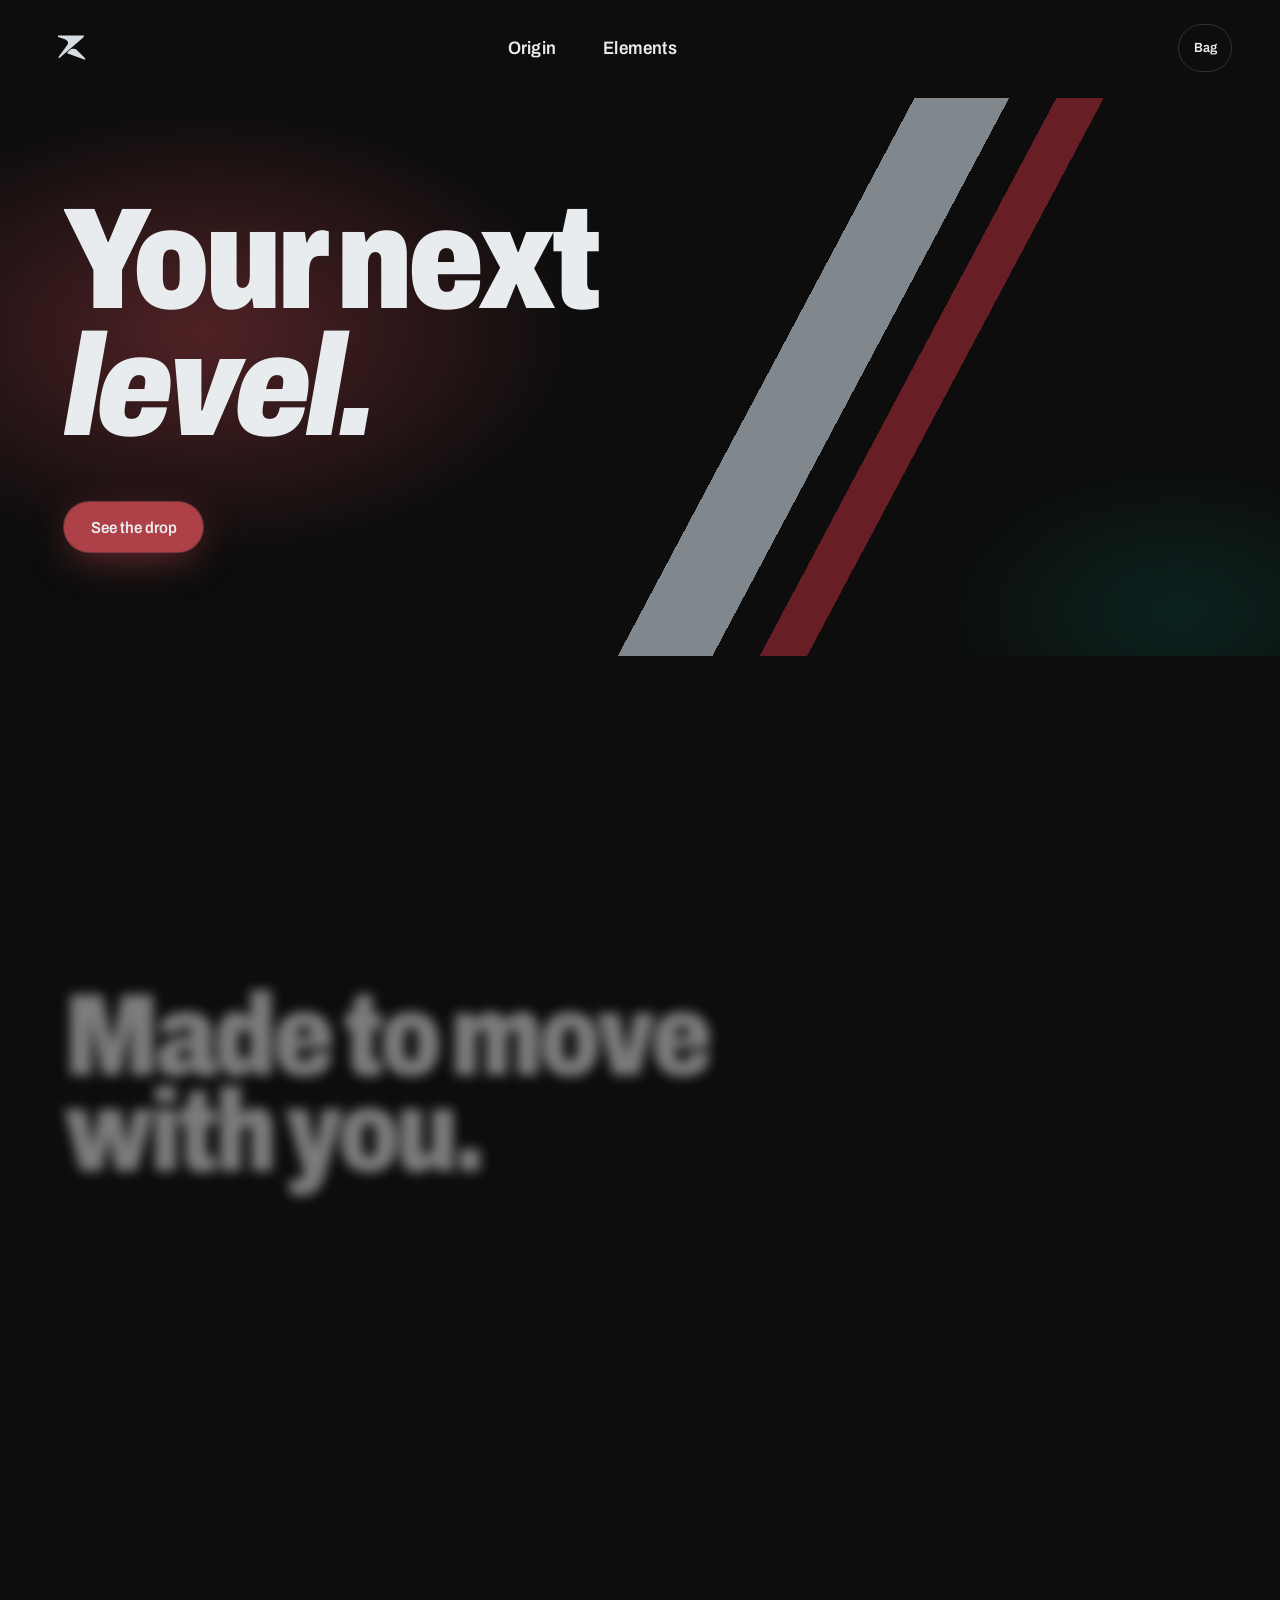
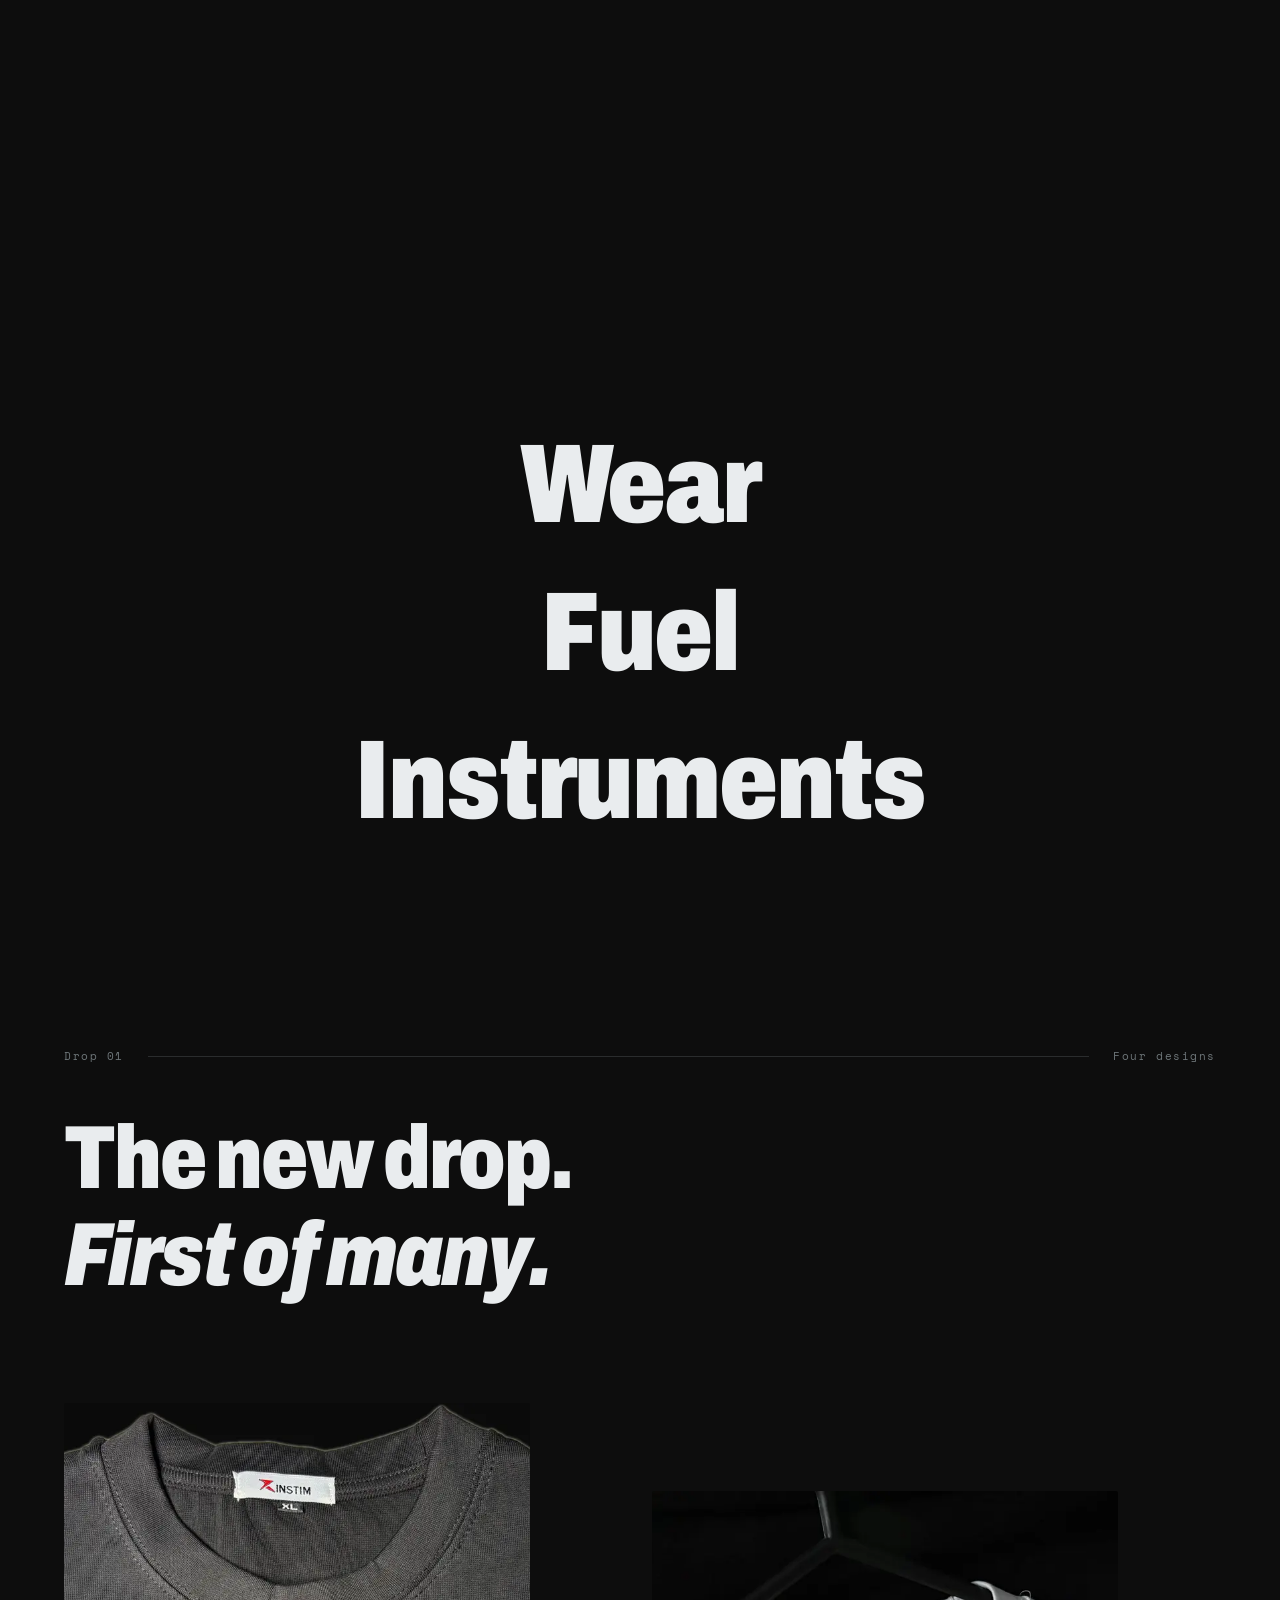
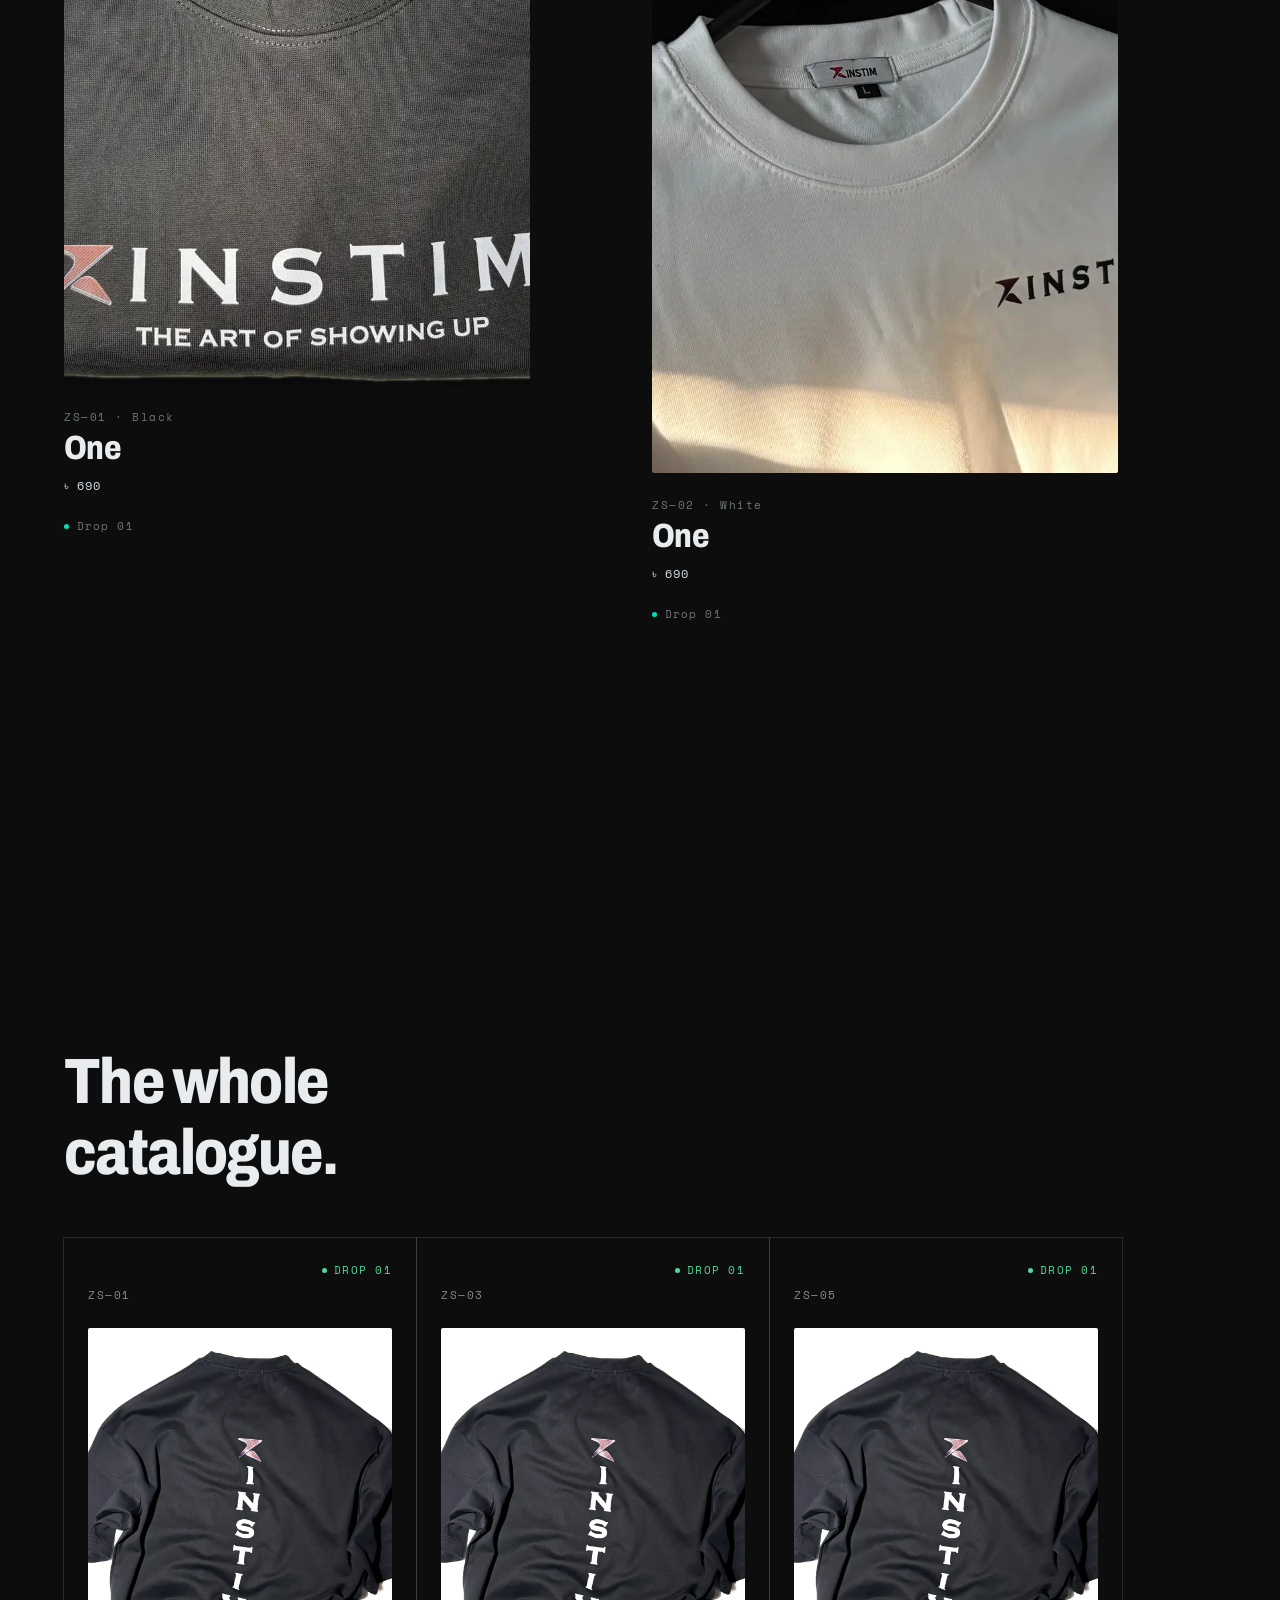
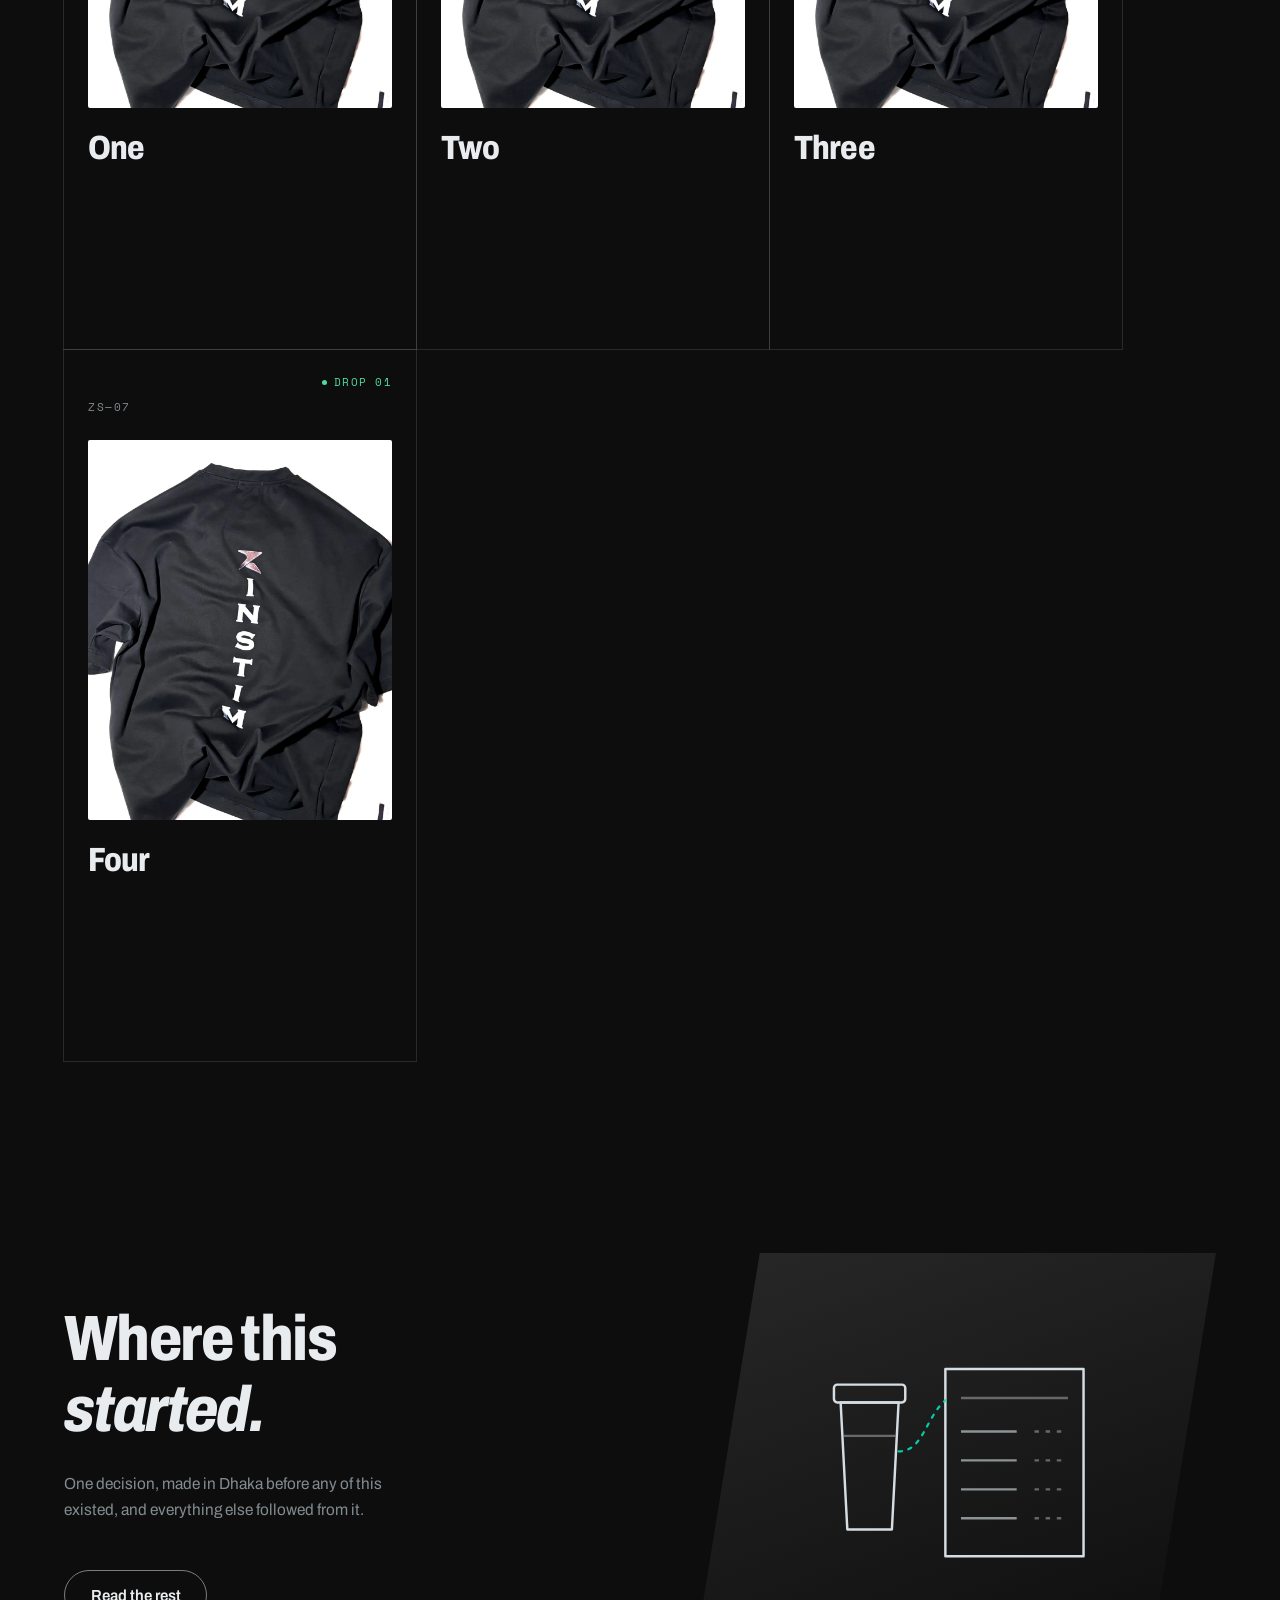
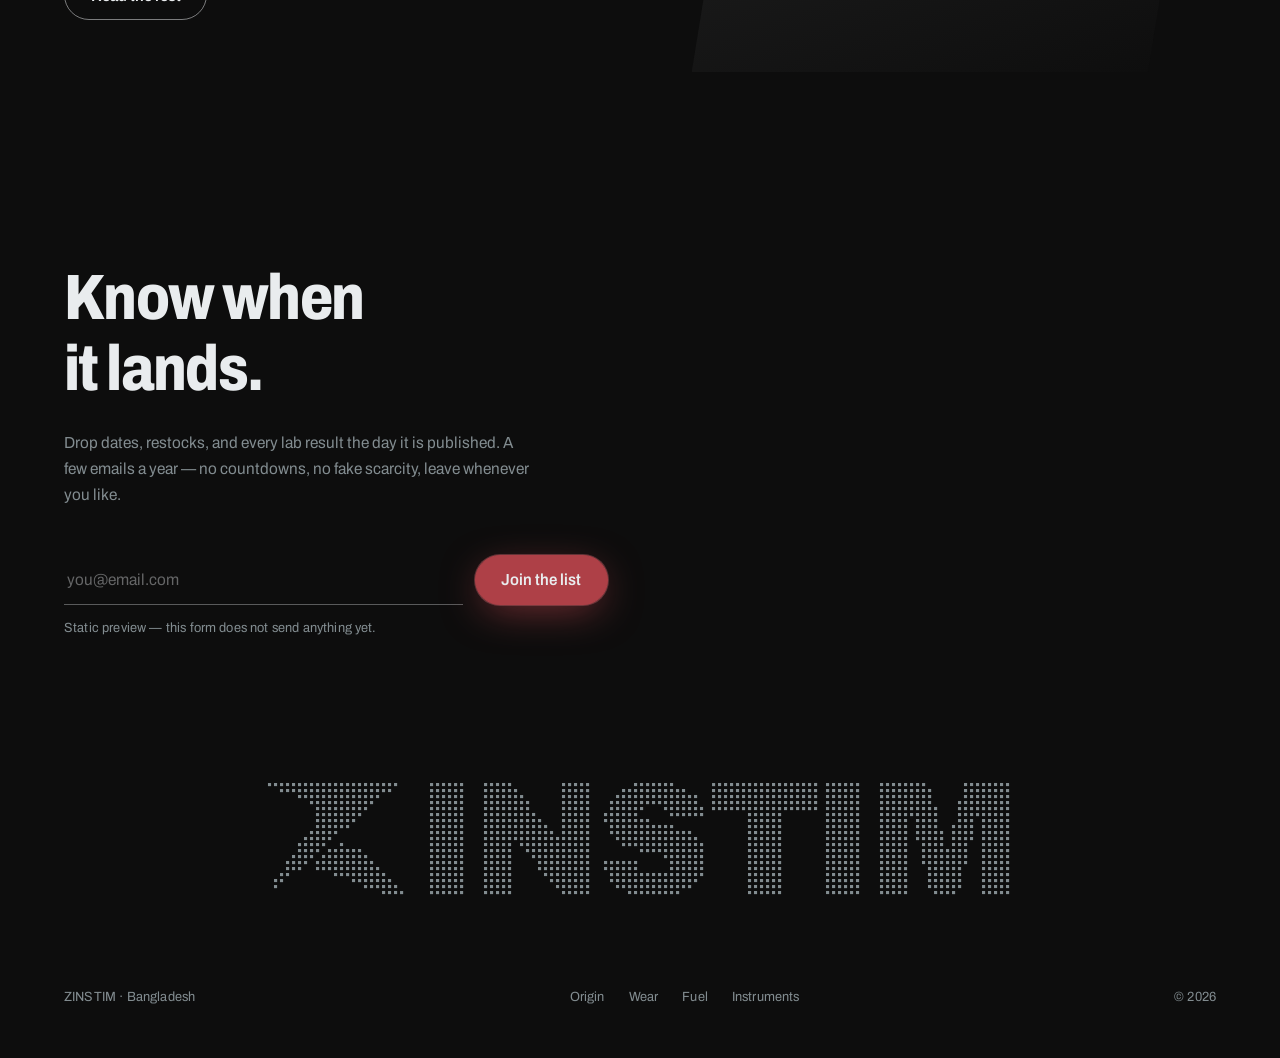
<file: index.html>
<!DOCTYPE html>
<html lang="en">
<head>
<meta charset="utf-8">
<meta name="viewport" content="width=device-width, initial-scale=1">
<title>ZinStim — Your next level.</title>
<meta name="description" content="Training wear and one supplement, built in Dhaka. Every batch number published. Join the list for drop dates and lab results.">
<link rel="icon" type="image/png" sizes="64x64" href="assets/img/zinstim-favicon.png">
<meta name="theme-color" content="#0D0D0D">
<meta property="og:type" content="website">
<meta property="og:title" content="ZinStim — Your next level.">
<meta property="og:description" content="Training wear and one supplement, built in Dhaka. Every batch number published. Join the list for drop dates and lab results.">
<link rel="preconnect" href="https://fonts.googleapis.com">
<link rel="preconnect" href="https://fonts.gstatic.com" crossorigin>
<link href="https://fonts.googleapis.com/css2?family=Archivo:ital,wdth,wght@0,62..125,100..900;1,62..125,100..900&family=Anek+Bangla:wdth,wght@75..125,100..800&family=Instrument+Serif:ital@0;1&family=Space+Mono:wght@400;700&display=swap" rel="stylesheet">
<script>/* arriving from another page: before the first paint, resume the mark's pass at the point the clock says it has got to (see transition in brand.css) */try{var zs=+sessionStorage.getItem('zs-arrive')||0;if(zs){sessionStorage.removeItem('zs-arrive');window.zsStart=zs;var zd=Date.now()-zs;zd=zd<0?0:(zd>950?950:zd);document.documentElement.style.setProperty('--zs-resume',-zd+'ms');document.documentElement.classList.add('is-arriving')}}catch(e){}</script>
<link rel="stylesheet" href="assets/css/brand.css">
</head>
<body class="night">
 
<header class="masthead">
  <a class="home" href="index.html" aria-label="ZinStim — home">
    <span class="home__mark">
      <svg class="vessel mark" viewBox="0 0 128 114" aria-hidden="true" focusable="false"><defs><clipPath id="mark-clip"><path d="M3.6,106.0 L5.5,106.9 L8.4,105.0 L120.1,7.8 L121.9,5.2 L122.0,1.4 L121.1,0.0 L1.2,0.0 L0.0,1.1 L0.0,5.5 L1.2,6.9 L32.5,18.0 L38.4,20.9 L43.9,26.4 L45.9,30.0 L47.1,34.6 L46.8,38.5 L43.8,44.4 L3.1,100.5Z"/><path d="M44.1,79.2 L44.1,83.6 L45.6,84.9 L123.9,113.1 L124.5,113.9 L126.5,113.9 L127.9,111.8 L127.9,107.6 L88.4,67.9 L84.9,65.2 L80.1,63.1 L71.1,62.0 L62.8,64.0 L57.8,67.1Z"/></clipPath><mask id="mark-fill" maskUnits="userSpaceOnUse" x="0" y="0" width="128" height="114"><g class="vessel__level"><path class="vessel__liquid" d="M-200,7 Q-187.5,0 -175,7 T-150,7 T-125,7 T-100,7 T-75,7 T-50,7 T-25,7 T0,7 T25,7 T50,7 T75,7 T100,7 T125,7 T150,7 T175,7 T200,7 T225,7 T250,7 T275,7 T300,7 T325,7 T350,7 T375,7 T400,7 V240 H-200 Z"/></g></mask></defs><path class="mark__body" d="M3.6,106.0 L5.5,106.9 L8.4,105.0 L120.1,7.8 L121.9,5.2 L122.0,1.4 L121.1,0.0 L1.2,0.0 L0.0,1.1 L0.0,5.5 L1.2,6.9 L32.5,18.0 L38.4,20.9 L43.9,26.4 L45.9,30.0 L47.1,34.6 L46.8,38.5 L43.8,44.4 L3.1,100.5Z M44.1,79.2 L44.1,83.6 L45.6,84.9 L123.9,113.1 L124.5,113.9 L126.5,113.9 L127.9,111.8 L127.9,107.6 L88.4,67.9 L84.9,65.2 L80.1,63.1 L71.1,62.0 L62.8,64.0 L57.8,67.1Z"/><g clip-path="url(#mark-clip)" mask="url(#mark-fill)"><image class="mark__art" href="assets/img/zinstim-mark.png" width="128" height="114"/></g></svg>
    </span>
  </a>
  <nav class="navgroup" aria-label="Primary" data-group>
    <a class="origin t-ui" href="origin.html">Origin</a>
    <div class="capsule" data-capsule>
      <a class="capsule__label t-ui" data-label href="#elements">Elements</a>
      <span class="morph" aria-hidden="true"></span>
      <ul class="items">
        <li class="item"><a class="rise t-ui" href="wear.html">Wear</a></li>
        <li class="item"><a class="rise t-ui" href="fuel.html">Fuel</a></li>
        <li class="item"><a class="rise t-ui" href="instruments.html">Instruments</a></li>
      </ul>
    </div>
  </nav>
  <button class="bag" type="button" data-bag-open aria-haspopup="dialog">
    <span class="bag__label">Bag</span>
    <span class="bag__count" data-bag-count aria-hidden="true">0</span>
  </button>

</header>
 
<main>
 
  <!-- HERO — one line, then one button. There was nothing to sell
       when this said "no button"; there is now. -->
  <!-- THE CUT — one diagonal, silver leading and oxblood behind, with
       the bloom on top. It runs off both edges, sits behind everything
       and appears once on the page. See §surfaces in brand.css. -->
  <section class="hero has-cut">
    <div class="cut" aria-hidden="true"></div>
    <div class="cut cut--bloom" aria-hidden="true"></div>
    <div class="shell">
      <h1 class="t-display lines lines--load">
        <span class="ln"><span>Your next</span></span>
        <span class="ln"><span><em>level.</em></span></span>
      </h1>
      <!-- The page's one primary action. It rolls in AFTER the line
           has settled, so the line gets its moment first. -->
      <p class="hero__act"><a class="btn" href="wear.html">See the drop</a></p>
    </div>
  </section>
 
  <!-- THE ONE MOMENT — the only place the brand explains itself.
       A vessel tips, the elixir pours, lands, pools and floods the
       frame, and the claim surfaces as the liquid covers it. The
       reader pours it by scrolling; scrolling back drains it.
       The liquid is ONE shape rebuilt each frame by site.js. The top
       fracture is the limit that shape rises to, not a painted rim.
       See §pour in brand.css. -->
  <section class="pour" data-pour aria-labelledby="pour-claim">
    <div class="pour__stage">

      <!-- The stream has its own layer, BEHIND the jar and behind the
           flood, so each end is hidden by the thing it is leaving or
           entering: it starts inside the collar and the jar covers its
           source, and it ends under the surface and the flood covers
           the join. Drawn on the same layer as the flood, both ends
           were bare cuts — a wedge against the tilted lip at the top,
           a flat chunk sitting on the pool at the bottom. -->
      <svg class="pour__jet" aria-hidden="true" focusable="false" preserveAspectRatio="none">
        <path class="pour__stream" d=""/>
      </svg>

      <svg class="pour__liquid" aria-hidden="true" focusable="false" preserveAspectRatio="none">
        <defs>
          <linearGradient id="pour-depth" gradientUnits="userSpaceOnUse" x1="0" y1="0" x2="0" y2="1">
            <stop class="pour__g0" offset="0"/>
            <stop class="pour__g1" offset=".42"/>
            <stop class="pour__g2" offset="1"/>
          </linearGradient>
        </defs>
        <path class="pour__flood" d="" fill="url(#pour-depth)"/>
        <path class="pour__shards" d=""/>
      </svg>

      <!-- The jar, lying over: the Zn 30 tub and its collar, not a
           bottle. Drawn as one cut silhouette with chamfered corners
           rather than rounded ones, because zinc cleaves.

           The box is 270x120 and that is load-bearing, not taste. The
           vessel is sized by WIDTH with height:auto, so the viewBox's
           aspect decides how far down the page it hangs. At 230x130 it
           rendered 323px tall and sat 52px ON TOP of the claim; this
           is measured to clear it. .pour__mouth sits INSIDE the collar,
           at x=240 against its outer face at 260, so the stream's
           source is behind the metal and it emerges from under the lip
           rather than starting as a cut in front of it. -->
      <div class="pour__vessel" aria-hidden="true">
        <svg viewBox="0 0 270 120">
          <path class="pour__body" d="M16,30 L38,8 H216 V112 H38 L16,90 Z"/>
          <path class="pour__band" d="M212,0 H244 L260,16 V104 L244,120 H212 Z"/>
        </svg>
        <span class="pour__mouth"></span>
      </div>

      <div class="shell pour__content">
        <p class="t-divider pour__claim" id="pour-claim">
          <span class="pour__line">Made to move</span>
          <span class="pour__line">with you.</span>
        </p>
      </div>

    </div>
  </section>
 
  <div class="cleave cleave--light cleave--elixir" data-reveal aria-hidden="true">
    <svg viewBox="0 0 1200 300" preserveAspectRatio="none">
      <path d="M0,0 L0,118 L84,146 L158,104 L246,138 L318,96 L404,128 L486,88 L570,120 L654,78 L740,112 L822,70 L910,102 L992,62 L1078,94 L1148,54 L1200,84 L1200,0 Z"/>
    </svg>
  </div>
 
  <!-- THREE DOORS — not a grid. a grid says shop, this says choose.
       Each door carries its word twice: the base face, and the face
       that belongs to that category. Hover crossfades between them
       and brings that category's cards in around the words.
       Positions, faces and timing all live in brand.css. -->
  <section class="doors" id="elements" data-doors>

    <div class="doors__field" aria-hidden="true">
      <!-- Wear's cards are in focus because Wear is open. Fuel's and
           Instruments' carry the same cloth blurred past recognition:
           material, not merchandise. Nothing identifiable is claimed —
           no tub, no watch — and the blur is the site's own language
           for a thing that is coming. Flat colour plates read as a
           template nobody finished. -->
      <div class="doors__set" data-set="0">
        <span class="door-card"><img src="assets/img/product/zs01-full.webp" alt="" loading="lazy" decoding="async"></span>
        <span class="door-card"><img src="assets/img/product/zs02-full.webp" alt="" loading="lazy" decoding="async"></span>
        <span class="door-card"><img src="assets/img/product/zs01-mark.webp" alt="" loading="lazy" decoding="async"></span>
        <span class="door-card"><img src="assets/img/product/zs02-cloth.webp" alt="" loading="lazy" decoding="async"></span>
      </div>
      <div class="doors__set doors__set--veiled" data-set="1">
        <span class="door-card"><img src="assets/img/product/zs01-cloth.webp" alt="" loading="lazy" decoding="async"></span>
        <span class="door-card"><img src="assets/img/product/zs02-cloth.webp" alt="" loading="lazy" decoding="async"></span>
        <span class="door-card"><img src="assets/img/product/zs01-cloth.webp" alt="" loading="lazy" decoding="async"></span>
        <span class="door-card"><img src="assets/img/product/zs02-cloth.webp" alt="" loading="lazy" decoding="async"></span>
      </div>
      <div class="doors__set doors__set--veiled" data-set="2">
        <span class="door-card"><img src="assets/img/product/zs02-cloth.webp" alt="" loading="lazy" decoding="async"></span>
        <span class="door-card"><img src="assets/img/product/zs01-cloth.webp" alt="" loading="lazy" decoding="async"></span>
        <span class="door-card"><img src="assets/img/product/zs02-cloth.webp" alt="" loading="lazy" decoding="async"></span>
        <span class="door-card"><img src="assets/img/product/zs01-cloth.webp" alt="" loading="lazy" decoding="async"></span>
      </div>
    </div>

    <div class="shell doors__inner">
      <a class="door" href="wear.html" data-door="0" data-face="wear">
        <span class="door__face door__face--base">Wear</span>
        <span class="door__face door__face--alt" aria-hidden="true">Wear</span>
      </a>
      <a class="door" href="fuel.html" data-door="1" data-face="fuel">
        <span class="door__face door__face--base">Fuel</span>
        <span class="door__face door__face--alt" aria-hidden="true">Fuel</span>
      </a>
      <a class="door" href="instruments.html" data-door="2" data-face="instruments">
        <span class="door__face door__face--base">Instruments</span>
        <span class="door__face door__face--alt" aria-hidden="true">Instruments</span>
      </a>
    </div>

  </section>
 
  <!-- THE DROP — what is new. Replaces the 340vh runway.
       Two pieces and only what a reader needs to decide: a code,
       a name, and a state they can act on. Specs arrive on hover,
       the same way the kit's do.

       The plates are placeholders for photography that does not
       exist yet, and they are deliberately uncoloured. When there
       is photography:  <div class="piece__plate"><img src="…" alt=""></div>
       and it fills the plate. The line drawings are stand-ins. -->
  <section class="drop" id="drop" data-drop>
    <div class="shell">

      <p class="drop__rail">
        <span>Drop 01</span>
        <span class="drop__rule" aria-hidden="true"></span>
        <span>Four designs</span>
      </p>

      <h2 class="drop__claim lines" data-reveal>
        <span class="ln"><span>The new drop.</span></span>
        <span class="ln"><span><em>First of many.</em></span></span>
      </h2>


      <!-- These two cards duplicate data that already lives in
           assets/data/products.json: code, name, colour, price and the
           fabric spec. That duplication is what let the landing page
           say "ZS—03 Two" over the white tee's photograph and the
           white tee's spec sheet on 26 Oct. They stay authored here on
           purpose — this is the landing page and it has to work with
           JavaScript off — so shop.js now checks them against the
           catalogue at runtime and complains in the console if they
           drift again. Change a price or a name here and you must
           change it there. -->
      <div class="drop__pieces">

        <a class="piece" href="piece.html?p=zs-01" aria-label="ZS—01 One, in black — see the piece">
          <div class="piece__frame">
            <div class="piece__plate">
              <img src="assets/img/product/k01-front.webp" alt="ZS—01 One, in black, folded, wordmark and line" loading="lazy" decoding="async">
            </div>
          </div>
          <div class="piece__meta">
            <span class="piece__code">ZS&mdash;01 &middot; Black</span>
            <h3 class="piece__name">One</h3>
            <span class="piece__slot">
              <span class="piece__price">&#2547;&nbsp;690</span>
              <span class="piece__spec">240 gsm &middot; long-staple &middot; garment-dyed</span>
            </span>
            <span class="piece__state">
              <span class="piece__pill" aria-hidden="true"></span>
              <span class="piece__dot" aria-hidden="true"></span>
              <span class="piece__word">Drop 01</span>
            </span>
          </div>
        </a>

        <a class="piece" href="piece.html?p=zs-02" aria-label="ZS—02 One, in white — see the piece">
          <div class="piece__frame">
            <div class="piece__plate">
              <img src="assets/img/product/k02-front.webp" alt="ZS—02 One, in white, on the rail" loading="lazy" decoding="async">
            </div>
          </div>
          <div class="piece__meta">
            <span class="piece__code">ZS&mdash;02 &middot; White</span>
            <h3 class="piece__name">One</h3>
            <span class="piece__slot">
              <span class="piece__price">&#2547;&nbsp;690</span>
              <span class="piece__spec">190 gsm &middot; combed cotton &middot; washed</span>
            </span>
            <span class="piece__state">
              <span class="piece__pill" aria-hidden="true"></span>
              <span class="piece__dot" aria-hidden="true"></span>
              <span class="piece__word">Drop 01</span>
            </span>
          </div>
        </a>

      </div>
    </div>
  </section>
 
  <section class="marquee" data-marquee aria-hidden="true">
    <div class="shell">
      <div class="marquee__track">
      <span class="mq-lead mq-fill">Make every&nbsp;</span><span class="mq-tail mq-hollow">rep count</span><span class="mq-lead mq-fill">Make every&nbsp;</span><span class="mq-tail mq-hollow">rep count</span><span class="mq-lead mq-fill">Make every&nbsp;</span><span class="mq-tail mq-hollow">rep count</span><span class="mq-lead mq-fill">Make every&nbsp;</span><span class="mq-tail mq-hollow">rep count</span>
      </div>
    </div>
  </section>
 
  <!-- KIT — technical grid. Specs held back until hover. -->
  <section class="band band--dark" id="kit">
    <div class="shell">
      <p class="t-head lines" data-reveal style="max-width:16ch">
        <span class="ln"><span>The whole</span></span>
        <span class="ln"><span>catalogue.</span></span>
      </p>
    </div>
    <div class="shell" style="margin-top:var(--space-lg)">
      <div class="kit">
      <!-- One tile per DESIGN, showing its black colourway; each
           design also exists in white, which the COLOURS row says.
           Mirrors assets/data/products.json and is checked against
           it by audit() in shop.js on a dev host. PLACEHOLDER:
           designs Two to Four reuse design One's photograph and
           specs until the real shots are picked off the Drive. -->
      <article class="kit__item" tabindex="0">
        <span class="kit__code">ZS&mdash;01</span>
        <span class="kit__state kit__state--pass">DROP 01</span>
        <div class="kit__fig">
          <img class="kit__shot" src="assets/img/product/zs01-full.webp" alt="ZS—01 One, in black" loading="lazy" decoding="async">
        </div>
        <h3 class="kit__name">One</h3>
        <div class="kit__specs"><div class="kit__spec"><span>FABRIC</span><b>Long-staple cotton</b></div><div class="kit__spec"><span>WEIGHT</span><b>240 gsm</b></div><div class="kit__spec"><span>FINISH</span><b>Garment-dyed</b></div><div class="kit__spec"><span>FIT</span><b>Trained</b></div><div class="kit__spec"><span>COLOURS</span><b>Black and white</b></div></div>
      </article>
      <article class="kit__item" tabindex="0">
        <span class="kit__code">ZS&mdash;03</span>
        <span class="kit__state kit__state--pass">DROP 01</span>
        <div class="kit__fig">
          <img class="kit__shot" src="assets/img/product/zs01-full.webp" alt="ZS—03 Two, in black" loading="lazy" decoding="async">
        </div>
        <h3 class="kit__name">Two</h3>
        <div class="kit__specs"><div class="kit__spec"><span>FABRIC</span><b>Long-staple cotton</b></div><div class="kit__spec"><span>WEIGHT</span><b>240 gsm</b></div><div class="kit__spec"><span>FINISH</span><b>Garment-dyed</b></div><div class="kit__spec"><span>FIT</span><b>Trained</b></div><div class="kit__spec"><span>COLOURS</span><b>Black and white</b></div></div>
      </article>
      <article class="kit__item" tabindex="0">
        <span class="kit__code">ZS&mdash;05</span>
        <span class="kit__state kit__state--pass">DROP 01</span>
        <div class="kit__fig">
          <img class="kit__shot" src="assets/img/product/zs01-full.webp" alt="ZS—05 Three, in black" loading="lazy" decoding="async">
        </div>
        <h3 class="kit__name">Three</h3>
        <div class="kit__specs"><div class="kit__spec"><span>FABRIC</span><b>Long-staple cotton</b></div><div class="kit__spec"><span>WEIGHT</span><b>240 gsm</b></div><div class="kit__spec"><span>FINISH</span><b>Garment-dyed</b></div><div class="kit__spec"><span>FIT</span><b>Trained</b></div><div class="kit__spec"><span>COLOURS</span><b>Black and white</b></div></div>
      </article>
      <article class="kit__item" tabindex="0">
        <span class="kit__code">ZS&mdash;07</span>
        <span class="kit__state kit__state--pass">DROP 01</span>
        <div class="kit__fig">
          <img class="kit__shot" src="assets/img/product/zs01-full.webp" alt="ZS—07 Four, in black" loading="lazy" decoding="async">
        </div>
        <h3 class="kit__name">Four</h3>
        <div class="kit__specs"><div class="kit__spec"><span>FABRIC</span><b>Long-staple cotton</b></div><div class="kit__spec"><span>WEIGHT</span><b>240 gsm</b></div><div class="kit__spec"><span>FINISH</span><b>Garment-dyed</b></div><div class="kit__spec"><span>FIT</span><b>Trained</b></div><div class="kit__spec"><span>COLOURS</span><b>Black and white</b></div></div>
      </article>
      <!-- ZS—09 Creatine Mono is HIDDEN, not removed — Kash, 26 Oct.
           Registration has to clear before it belongs in a catalogue.
           A <template> and not an HTML comment, because the markup
           contains "--" (kit__state--warn, var(--zinc-silver)) and a
           comment cannot hold that: escaping it would have handed back
           broken markup the day someone restored it. A template renders
           nothing and keeps every byte. Unwrap these two tags to bring
           the tile back; the Fuel page and its door are untouched. -->
      <template data-kit-hidden="ZS-09">
      <article class="kit__item" tabindex="0">
        <span class="kit__code">ZS&mdash;09</span>
        <span class="kit__state kit__state--warn">AWAITING DGDA</span>
        <div class="kit__fig" aria-hidden="true">
          <svg viewBox="0 0 200 226" style="color:var(--zinc-silver)"><path d="M62,54 L138,54 L132,206 L68,206 Z" fill="none" stroke="currentColor" stroke-width="2.2" stroke-linejoin="round"/><rect x="56" y="34" width="88" height="22" rx="3" fill="none" stroke="currentColor" stroke-width="2.2"/><path d="M74,104 L126,104" stroke="currentColor" stroke-width="2.2" opacity=".5"/></svg>
        </div>
        <h3 class="kit__name">Creatine Mono</h3>
        <div class="kit__specs"><div class="kit__spec"><span>FORM</span><b>200 mesh</b></div><div class="kit__spec"><span>SERVING</span><b>5 g</b></div><div class="kit__spec"><span>TESTING</span><b>Pending</b></div><div class="kit__spec"><span>STATUS</span><b>In registration</b></div></div>
      </article>
      </template>
      </div>
    </div>
  </section>
 
 
 
  <!-- ORIGIN TEASER — two sentences. not the whole story. -->
  <section class="band teaser">
    <div class="shell teaser__grid">
      <div class="teaser__copy">
        <p class="t-head lines" data-reveal>
          <span class="ln"><span>Where this</span></span>
          <span class="ln"><span><em>started.</em></span></span>
        </p>
        <p class="t-body teaser__lede">
          One decision, made in Dhaka before any of this existed, and everything
          else followed from it.
        </p>
        <p class="teaser__action"><a class="btn btn--secondary" href="origin.html">Read the rest</a></p>
      </div>

      <!-- THE ANSWER TO THE HEADING, DRAWN. A tub and the report that has to
           come back before the tub is allowed to exist, joined by the line
           that is the whole promise: the batch code on the one matches the
           other. The result column is empty because it IS empty — the panel
           on the Fuel page reads Pending all the way down, and a drawing
           that filled it in would be the first lie on the site.

           Kept inside the middle 74% of the plate, which is the only band
           the diagonal never cuts, so nothing is clipped. For a photograph
           instead: replace the svg with <img src="…" alt=""> and drop the
           --art modifier, and it fills the plate edge to edge. -->
      <figure class="teaser__plate teaser__plate--art" data-reveal>
        <svg viewBox="0 0 320 256" aria-hidden="true" focusable="false">
          <g fill="none" stroke="currentColor" stroke-width="2.2" stroke-linejoin="round">
            <rect x="52" y="58" width="64" height="16" rx="3"/>
            <path d="M58,74 L110,74 L104,188 L64,188 Z"/>
            <path d="M61,104 H107" opacity=".4"/>
            <path d="M152,44 H276 V212 H152 Z"/>
            <path d="M166,70 H262" opacity=".4"/>
            <path d="M166,100 H216 M166,126 H216 M166,152 H216 M166,178 H216" opacity=".62"/>
            <path d="M232,100 H262 M232,126 H262 M232,152 H262 M232,178 H262"
                  stroke-dasharray="4 6" opacity=".4"/>
          </g>
          <path class="ill__link" d="M110,118 C132,118 134,88 152,72"
                fill="none" stroke-width="2" stroke-dasharray="3 6" stroke-linecap="round"/>
        </svg>
      </figure>
    </div>
  </section>
 
  <div class="cleave cleave--dark" data-reveal aria-hidden="true">
    <svg viewBox="0 0 1200 300" preserveAspectRatio="none">
      <path d="M0,300 L0,246 L78,262 L152,214 L232,240 L300,192 L388,218 L468,172 L556,198 L638,152 L726,178 L808,134 L898,160 L978,116 L1068,142 L1140,100 L1200,124 L1200,300 Z"/>
    </svg>
  </div>
 
  <!-- JOIN — the only conversion on the site, and every page ends on it. -->
  <section class="band band--dark join" id="waitlist">
    <div class="shell">
      <p class="t-head lines" data-reveal>
        <span class="ln"><span>Know when</span></span>
        <span class="ln"><span>it lands.</span></span>
      </p>
      <p class="t-body join__lede">
        Drop dates, restocks, and every lab result the day it is published.
        A few emails a year &mdash; no countdowns, no fake scarcity, leave whenever
        you like.
      </p>
      <div class="signup">
        <label class="join__label" for="email">Email address</label>
        <input id="email" type="email" inputmode="email" autocomplete="email" placeholder="you@email.com">
        <button class="btn" type="button" data-join>Join the list</button>
      </div>
      <p class="t-meta join__note">Static preview &mdash; this form does not send anything yet.</p>
    </div>
  </section>
 
  <div class="cleave cleave--light" data-reveal aria-hidden="true">
    <svg viewBox="0 0 1200 300" preserveAspectRatio="none">
      <path d="M0,0 L0,118 L84,146 L158,104 L246,138 L318,96 L404,128 L486,88 L570,120 L654,78 L740,112 L822,70 L910,102 L992,62 L1078,94 L1148,54 L1200,84 L1200,0 Z"/>
    </svg>
  </div>
 
  <div class="shell">
    <canvas class="dotmark-canvas" data-dotmark-canvas data-dotmark-mark></canvas>
  </div>
 
 
 
  <footer class="shell foot t-meta">
    <span>ZINSTIM &middot; Bangladesh</span>
    <nav class="foot__nav" aria-label="Footer">
      <a href="origin.html">Origin</a>
      <a href="wear.html">Wear</a>
      <a href="fuel.html">Fuel</a>
      <a href="instruments.html">Instruments</a>
    </nav>
    <span>&copy; 2026</span>
  </footer>
 
</main>

<!-- THE BAG — a drawer, not a page: adding something must not cost
     you the grid you were reading. -->
<dialog class="drawer" id="bag" aria-label="Your bag">
  <div class="drawer__in">
    <div class="drawer__head">
      <p class="t-ui" style="margin:0">Your bag</p>
      <button class="drawer__close" type="button" data-bag-close aria-label="Close bag">Close</button>
    </div>
    <ul class="drawer__list" data-bag-list></ul>
    <div class="drawer__foot">
      <p class="drawer__sum"><span>Subtotal</span><span class="price" data-bag-sum>&mdash;</span></p>
      <button class="btn" type="button" data-bag-checkout>Checkout</button>
      <!-- A name, a way to reach you and somewhere to send it. The form
           stays shut until you ask to check out, so the bag is still a
           bag. Nothing here takes money: the order is placed and we
           ring to arrange payment. -->
      <!-- novalidate: the browser blocks submit on an invalid form, so
     the submit handler never ran and the shopper got a native
     bubble instead of the sentence written for that field. The
     constraints stay on the inputs — :invalid and :user-invalid
     still work — the script just does the telling. -->
      <form class="checkout" data-checkout hidden novalidate>
        <label><span>Name</span><input name="name" autocomplete="name" required minlength="2"
          data-say="Please give your full name."></label>
        <label><span>Email</span><input name="email" type="email" autocomplete="email" required
          data-say="That email address does not look right."></label>
        <!-- at least seven digits, so a phone that cannot be rung does
             not become a delivery nobody can arrange. Punctuation and a
             country code are allowed; "1" is not. -->
        <label><span>Phone</span><input name="phone" type="tel" inputmode="tel" autocomplete="tel" required
          data-say="A phone number we can reach you on — at least seven digits."></label>
        <label class="checkout--wide"><span>Address</span><input name="address" autocomplete="street-address" required minlength="6"
          data-say="A full street address, so this can actually be delivered."></label>
        <label><span>City</span><input name="city" autocomplete="address-level2" required minlength="2"
          data-say="Which city?"></label>
        <label><span>Postcode</span><input name="postcode" inputmode="numeric" autocomplete="postal-code"></label>
        <button class="btn checkout--wide" type="submit" data-checkout-go>Place order</button>
        <p class="t-meta checkout--wide" data-checkout-state role="status" aria-live="polite"></p>
      </form>
      <p class="drawer__note" data-bag-note>Your bag is kept on this device.</p>
    </div>
  </div>
</dialog>

<script src="assets/js/nav.js" defer></script>
<script src="assets/js/site.js" defer></script>
<script src="assets/js/bag.js" defer></script>
<script src="assets/js/shop.js" defer></script>
<script src="dotmark.js" defer></script>
</body>
</html>
</file>
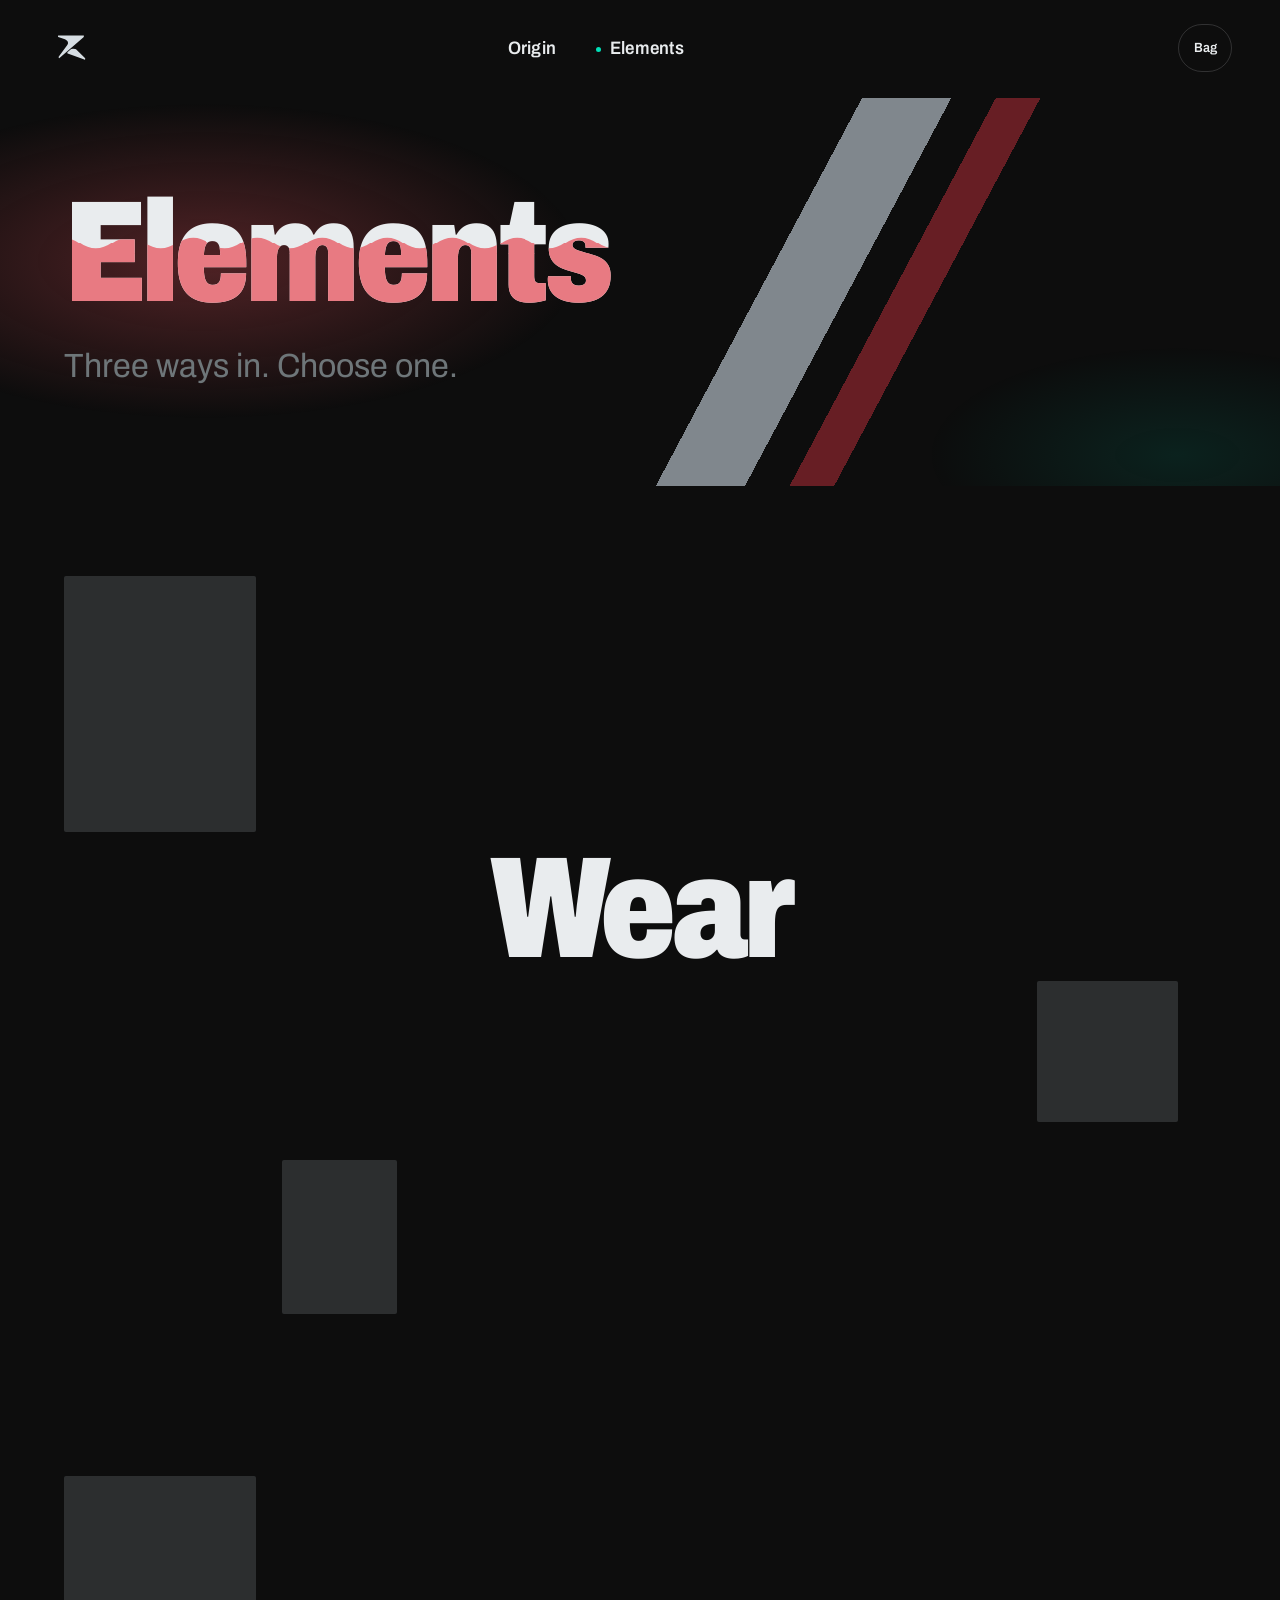
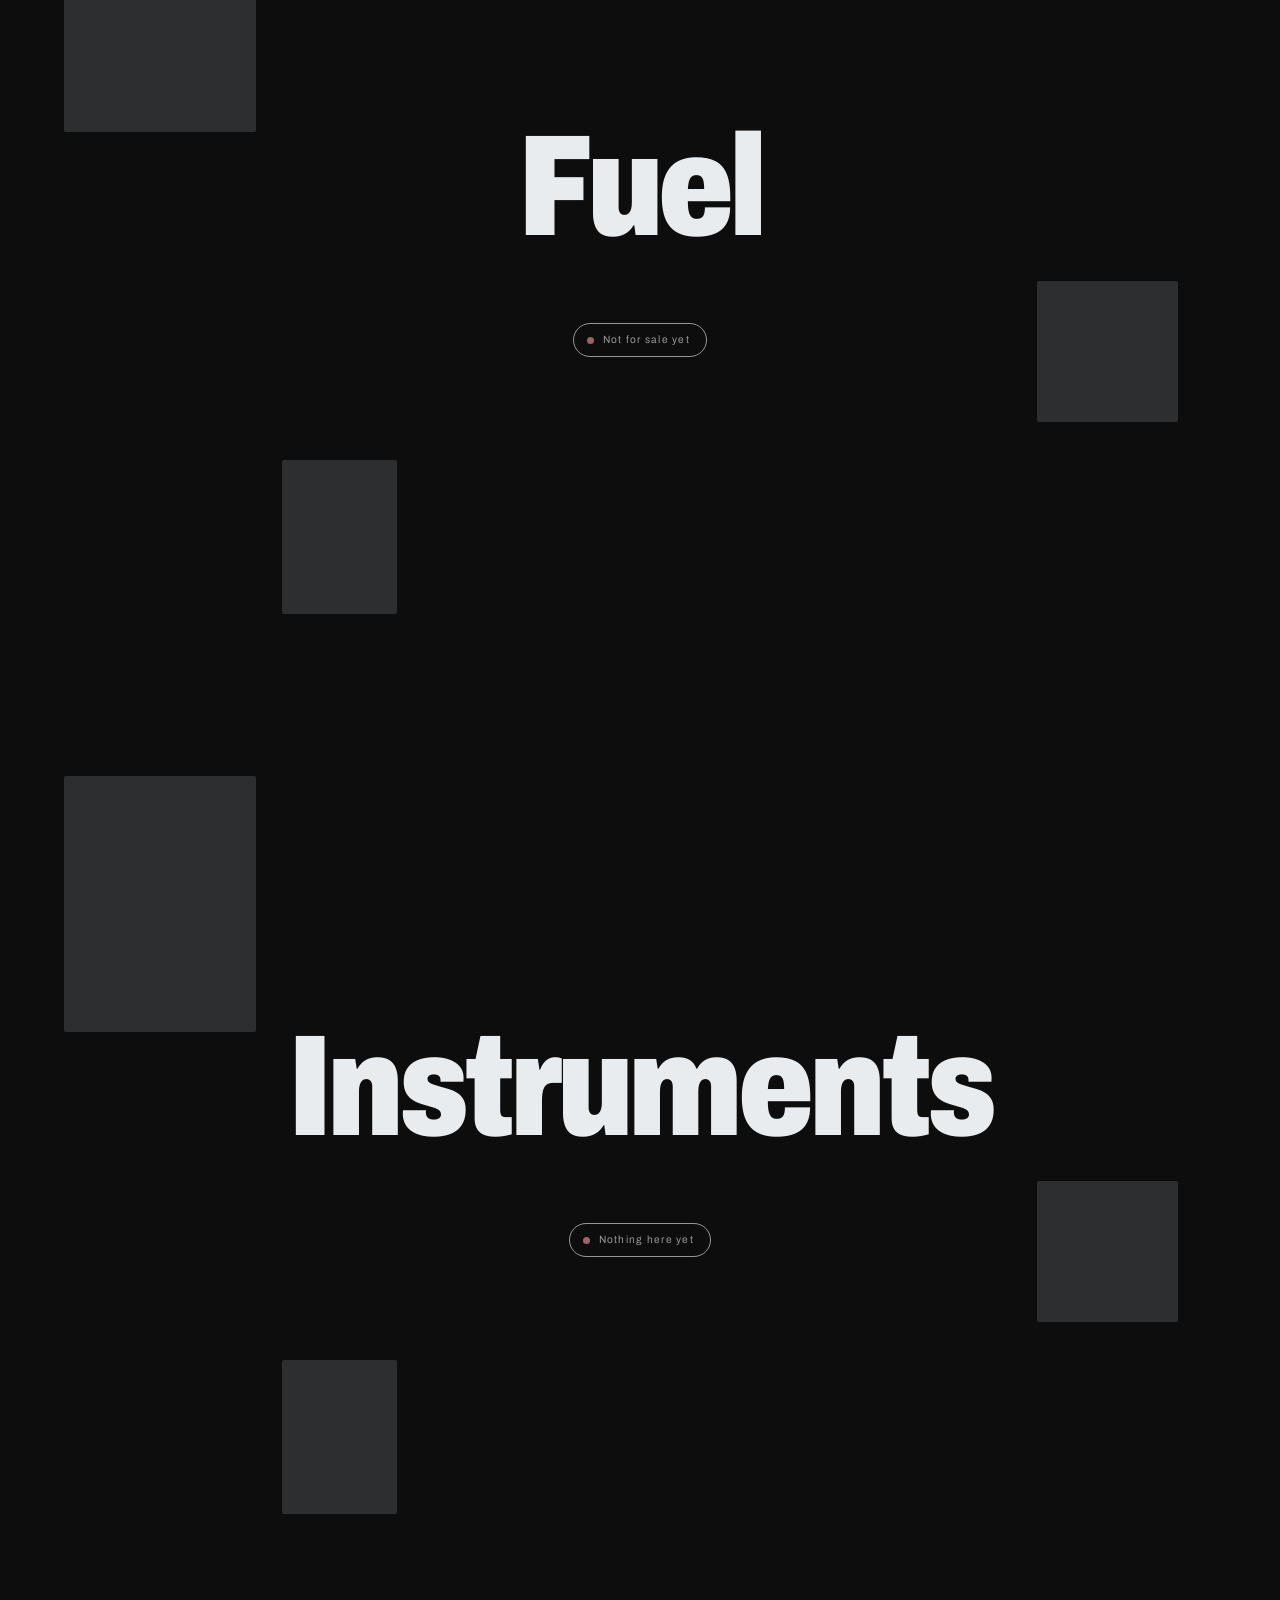
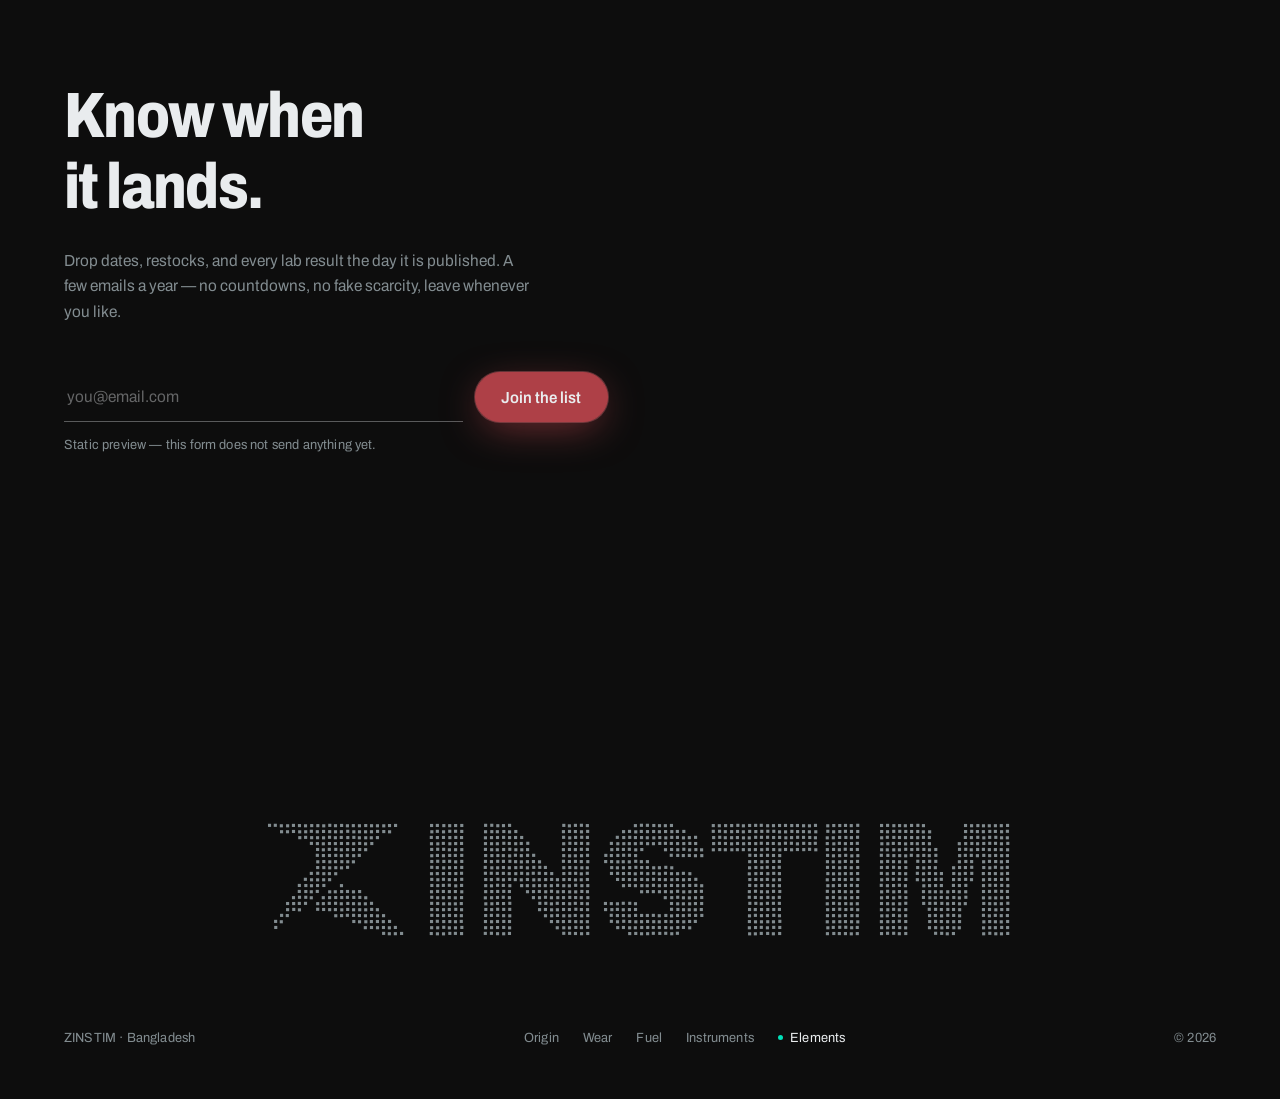
<file: elements.html>
<!DOCTYPE html>
<html lang="en">
<head>
<meta charset="utf-8">
<meta name="viewport" content="width=device-width, initial-scale=1">
<title>Elements — ZinStim</title>
<meta name="description" content="Wear and Fuel. Two ways into the ZinStim range.">
<link rel="icon" type="image/png" sizes="64x64" href="assets/img/zinstim-favicon.png">
<meta name="theme-color" content="#0D0D0D">
<meta property="og:type" content="website">
<meta property="og:title" content="Elements — ZinStim">
<meta property="og:description" content="Wear and Fuel. Two ways into the ZinStim range.">
<link rel="preconnect" href="https://fonts.googleapis.com">
<link rel="preconnect" href="https://fonts.gstatic.com" crossorigin>
<link href="https://fonts.googleapis.com/css2?family=Archivo:ital,wdth,wght@0,62..125,100..900;1,62..125,100..900&family=Anek+Bangla:wdth,wght@75..125,100..800&display=swap" rel="stylesheet">
<script>/* arriving from another page: before the first paint, resume the mark's pass at the point the clock says it has got to (see transition in brand.css) */try{var zs=+sessionStorage.getItem('zs-arrive')||0;if(zs){sessionStorage.removeItem('zs-arrive');window.zsStart=zs;var zd=Date.now()-zs;zd=zd<0?0:(zd>950?950:zd);document.documentElement.style.setProperty('--zs-resume',-zd+'ms');document.documentElement.classList.add('is-arriving')}}catch(e){}</script>
<link rel="stylesheet" href="assets/css/brand.css">
</head>
<body class="night">

<header class="masthead">
  <a class="home" href="index.html" aria-label="ZinStim — home">
    <span class="home__mark">
      <svg class="vessel mark" viewBox="0 0 128 114" aria-hidden="true" focusable="false"><defs><clipPath id="mark-clip"><path d="M3.6,106.0 L5.5,106.9 L8.4,105.0 L120.1,7.8 L121.9,5.2 L122.0,1.4 L121.1,0.0 L1.2,0.0 L0.0,1.1 L0.0,5.5 L1.2,6.9 L32.5,18.0 L38.4,20.9 L43.9,26.4 L45.9,30.0 L47.1,34.6 L46.8,38.5 L43.8,44.4 L3.1,100.5Z"/><path d="M44.1,79.2 L44.1,83.6 L45.6,84.9 L123.9,113.1 L124.5,113.9 L126.5,113.9 L127.9,111.8 L127.9,107.6 L88.4,67.9 L84.9,65.2 L80.1,63.1 L71.1,62.0 L62.8,64.0 L57.8,67.1Z"/></clipPath><mask id="mark-fill" maskUnits="userSpaceOnUse" x="0" y="0" width="128" height="114"><g class="vessel__level"><path class="vessel__liquid" d="M-200,7 Q-187.5,0 -175,7 T-150,7 T-125,7 T-100,7 T-75,7 T-50,7 T-25,7 T0,7 T25,7 T50,7 T75,7 T100,7 T125,7 T150,7 T175,7 T200,7 T225,7 T250,7 T275,7 T300,7 T325,7 T350,7 T375,7 T400,7 V240 H-200 Z"/></g></mask></defs><path class="mark__body" d="M3.6,106.0 L5.5,106.9 L8.4,105.0 L120.1,7.8 L121.9,5.2 L122.0,1.4 L121.1,0.0 L1.2,0.0 L0.0,1.1 L0.0,5.5 L1.2,6.9 L32.5,18.0 L38.4,20.9 L43.9,26.4 L45.9,30.0 L47.1,34.6 L46.8,38.5 L43.8,44.4 L3.1,100.5Z M44.1,79.2 L44.1,83.6 L45.6,84.9 L123.9,113.1 L124.5,113.9 L126.5,113.9 L127.9,111.8 L127.9,107.6 L88.4,67.9 L84.9,65.2 L80.1,63.1 L71.1,62.0 L62.8,64.0 L57.8,67.1Z"/><g clip-path="url(#mark-clip)" mask="url(#mark-fill)"><image class="mark__art" href="assets/img/zinstim-mark.png" width="128" height="114"/></g></svg>
    </span>
  </a>
  <nav class="navgroup" aria-label="Primary" data-group>
    <a class="origin t-ui" href="origin.html">Origin</a>
    <div class="capsule" data-capsule>
      <a class="capsule__label t-ui is-here" data-label href="elements.html">Elements</a>
      <span class="morph" aria-hidden="true"></span>
      <ul class="items">
        <li class="item"><a class="rise t-ui" href="wear.html">Wear</a></li>
        <li class="item"><a class="rise t-ui" href="fuel.html">Fuel</a></li>
        <li class="item"><a class="rise t-ui" href="instruments.html">Instruments</a></li>
      </ul>
    </div>
  </nav>
  <button class="bag" type="button" data-bag-open aria-haspopup="dialog">
    <span class="bag__label">Bag</span>
    <span class="bag__count" data-bag-count aria-hidden="true">0</span>
  </button>

</header>

<main>
  <section class="band has-cut" style="padding-top:var(--space-xl)">
    <div class="cut" aria-hidden="true"></div>
    <div class="cut cut--bloom" aria-hidden="true"></div>
    <div class="shell">
      <h1 class="t-display lines lines--load">
        <span class="ln"><span class="liq-type liq-type--filled" data-liq="Elements">Elements</span></span>
      </h1>
      <p class="lede settle" style="margin-top:var(--space-md)">
        Three ways in. Choose one.
      </p>
    </div>
  </section>

  <!-- DOOR 1: WEAR -->
  <a href="wear.html" class="door-band band" data-door="0">
    <span class="plate plate--a" aria-hidden="true"></span>
    <span class="plate plate--b" aria-hidden="true"></span>
    <span class="plate plate--c" aria-hidden="true"></span>
    <div class="shell" style="text-align:center; position:relative; z-index:2">
      <h2 class="door-name t-display"><span class="liq-type" data-liq="Wear">Wear</span></h2>
      <p class="door-sub">What you put on.</p>
    </div>
  </a>

  <div class="cleave cleave--dark" data-reveal aria-hidden="true">
    <svg viewBox="0 0 1200 300" preserveAspectRatio="none">
      <path d="M0,300 L0,246 L78,262 L152,214 L232,240 L300,192 L388,218 L468,172 L556,198 L638,152 L726,178 L808,134 L898,160 L978,116 L1068,142 L1140,100 L1200,124 L1200,300 Z"/>
    </svg>
  </div>

  <!-- DOOR 2: FUEL -->
  <a href="fuel.html" class="door-band band band--dark" data-door="1">
    <span class="plate plate--a" aria-hidden="true"></span>
    <span class="plate plate--b" aria-hidden="true"></span>
    <span class="plate plate--c" aria-hidden="true"></span>
    <div class="shell" style="text-align:center; position:relative; z-index:2">
      <h2 class="door-name t-display"><span class="liq-type" data-liq="Fuel">Fuel</span></h2>
      <p class="door-sub">What you take in.</p>
      <span class="lock__flag"><span class="lock__dot" aria-hidden="true"></span>Not for sale yet</span>
    </div>
  </a>

  <div class="cleave cleave--light" data-reveal aria-hidden="true">
    <svg viewBox="0 0 1200 300" preserveAspectRatio="none">
      <path d="M0,0 L0,118 L84,146 L158,104 L246,138 L318,96 L404,128 L486,88 L570,120 L654,78 L740,112 L822,70 L910,102 L992,62 L1078,94 L1148,54 L1200,84 L1200,0 Z"/>
    </svg>
  </div>

  <!-- DOOR 3: INSTRUMENTS -->
  <a href="instruments.html" class="door-band band" data-door="2">
    <span class="plate plate--a" aria-hidden="true"></span>
    <span class="plate plate--b" aria-hidden="true"></span>
    <span class="plate plate--c" aria-hidden="true"></span>
    <div class="shell" style="text-align:center; position:relative; z-index:2">
      <h2 class="door-name t-display"><span class="liq-type" data-liq="Instruments">Instruments</span></h2>
      <p class="door-sub">What you use.</p>
      <span class="lock__flag"><span class="lock__dot" aria-hidden="true"></span>Nothing here yet</span>
    </div>
  </a>

  <div class="cleave cleave--dark" data-reveal aria-hidden="true">
    <svg viewBox="0 0 1200 300" preserveAspectRatio="none">
      <path d="M0,300 L0,246 L78,262 L152,214 L232,240 L300,192 L388,218 L468,172 L556,198 L638,152 L726,178 L808,134 L898,160 L978,116 L1068,142 L1140,100 L1200,124 L1200,300 Z"/>
    </svg>
  </div>

  <!-- JOIN — the only conversion on the site, and every page ends on it. -->
  <section class="band band--dark join" id="waitlist">
    <div class="shell">
      <p class="t-head lines" data-reveal>
        <span class="ln"><span>Know when</span></span>
        <span class="ln"><span>it lands.</span></span>
      </p>
      <p class="t-body join__lede">
        Drop dates, restocks, and every lab result the day it is published.
        A few emails a year &mdash; no countdowns, no fake scarcity, leave whenever
        you like.
      </p>
      <div class="signup">
        <label class="join__label" for="email">Email address</label>
        <input id="email" type="email" inputmode="email" autocomplete="email" placeholder="you@email.com">
        <button class="btn" type="button" data-join>Join the list</button>
      </div>
      <p class="t-meta join__note">Static preview &mdash; this form does not send anything yet.</p>
    </div>
  </section>
 
  <div class="cleave cleave--light" data-reveal aria-hidden="true">
    <svg viewBox="0 0 1200 300" preserveAspectRatio="none">
      <path d="M0,0 L0,118 L84,146 L158,104 L246,138 L318,96 L404,128 L486,88 L570,120 L654,78 L740,112 L822,70 L910,102 L992,62 L1078,94 L1148,54 L1200,84 L1200,0 Z"/>
    </svg>
  </div>
 
  <!-- MARQUEE -->
  <section class="marquee" data-marquee aria-hidden="true">
    <div class="shell">
      <div class="marquee__track">
      <span>Wear</span><span>Fuel</span><span>Instruments</span>
      <span>Wear</span><span>Fuel</span><span>Instruments</span>
      </div>
    </div>
  </section>
  <div class="shell">
    <canvas class="dotmark-canvas" data-dotmark-canvas data-dotmark-mark></canvas>
  </div>



  <footer class="shell foot t-meta">
    <span>ZINSTIM &middot; Bangladesh</span>
    <nav class="foot__nav" aria-label="Footer">
      <a href="origin.html">Origin</a>
      <a href="wear.html">Wear</a>
      <a href="fuel.html">Fuel</a>
      <a href="instruments.html">Instruments</a>
      <a href="elements.html" aria-current="page">Elements</a>
    </nav>
    <span>&copy; 2026</span>
  </footer>

</main>

<script src="dotmark.js" defer></script>

<!-- THE BAG — a drawer, not a page: adding something must not cost
     you the grid you were reading. -->
<dialog class="drawer" id="bag" aria-label="Your bag">
  <div class="drawer__in">
    <div class="drawer__head">
      <p class="t-ui" style="margin:0">Your bag</p>
      <button class="drawer__close" type="button" data-bag-close aria-label="Close bag">Close</button>
    </div>
    <ul class="drawer__list" data-bag-list></ul>
    <div class="drawer__foot">
      <p class="drawer__sum"><span>Subtotal</span><span class="price" data-bag-sum>&mdash;</span></p>
      <button class="btn" type="button" data-bag-checkout>Checkout</button>
      <!-- A name, a way to reach you and somewhere to send it. The form
           stays shut until you ask to check out, so the bag is still a
           bag. Nothing here takes money: the order is placed and we
           ring to arrange payment. -->
      <!-- novalidate: the browser blocks submit on an invalid form, so
     the submit handler never ran and the shopper got a native
     bubble instead of the sentence written for that field. The
     constraints stay on the inputs — :invalid and :user-invalid
     still work — the script just does the telling. -->
      <form class="checkout" data-checkout hidden novalidate>
        <label><span>Name</span><input name="name" autocomplete="name" required minlength="2"
          data-say="Please give your full name."></label>
        <label><span>Email</span><input name="email" type="email" autocomplete="email" required
          data-say="That email address does not look right."></label>
        <!-- at least seven digits, so a phone that cannot be rung does
             not become a delivery nobody can arrange. Punctuation and a
             country code are allowed; "1" is not. -->
        <label><span>Phone</span><input name="phone" type="tel" inputmode="tel" autocomplete="tel" required
          data-say="A phone number we can reach you on — at least seven digits."></label>
        <label class="checkout--wide"><span>Address</span><input name="address" autocomplete="street-address" required minlength="6"
          data-say="A full street address, so this can actually be delivered."></label>
        <label><span>City</span><input name="city" autocomplete="address-level2" required minlength="2"
          data-say="Which city?"></label>
        <label><span>Postcode</span><input name="postcode" inputmode="numeric" autocomplete="postal-code"></label>
        <button class="btn checkout--wide" type="submit" data-checkout-go>Place order</button>
        <p class="t-meta checkout--wide" data-checkout-state role="status" aria-live="polite"></p>
      </form>
      <p class="drawer__note" data-bag-note>Your bag is kept on this device.</p>
    </div>
  </div>
</dialog>

<script src="assets/js/nav.js" defer></script>
<script src="assets/js/site.js" defer></script>
<script src="assets/js/bag.js" defer></script>
<script src="assets/js/shop.js" defer></script>

</body>
</html>
</file>
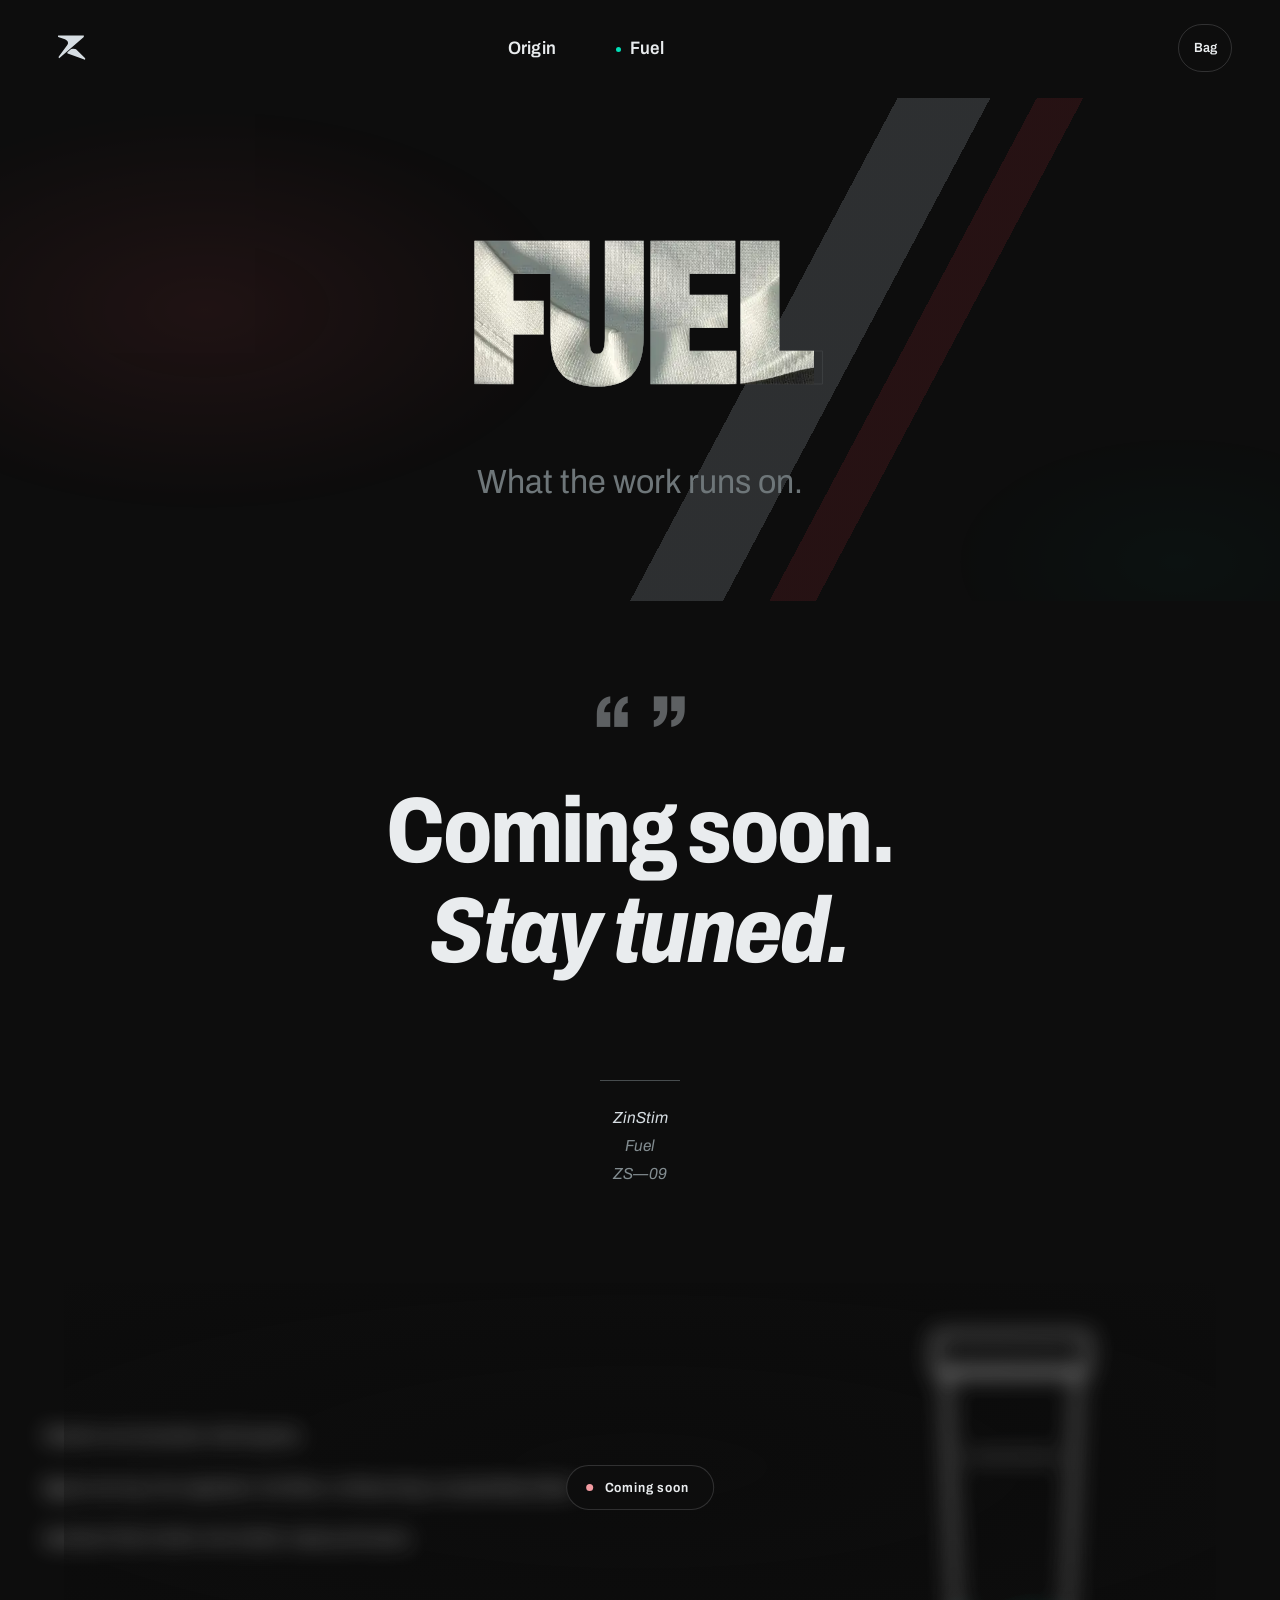
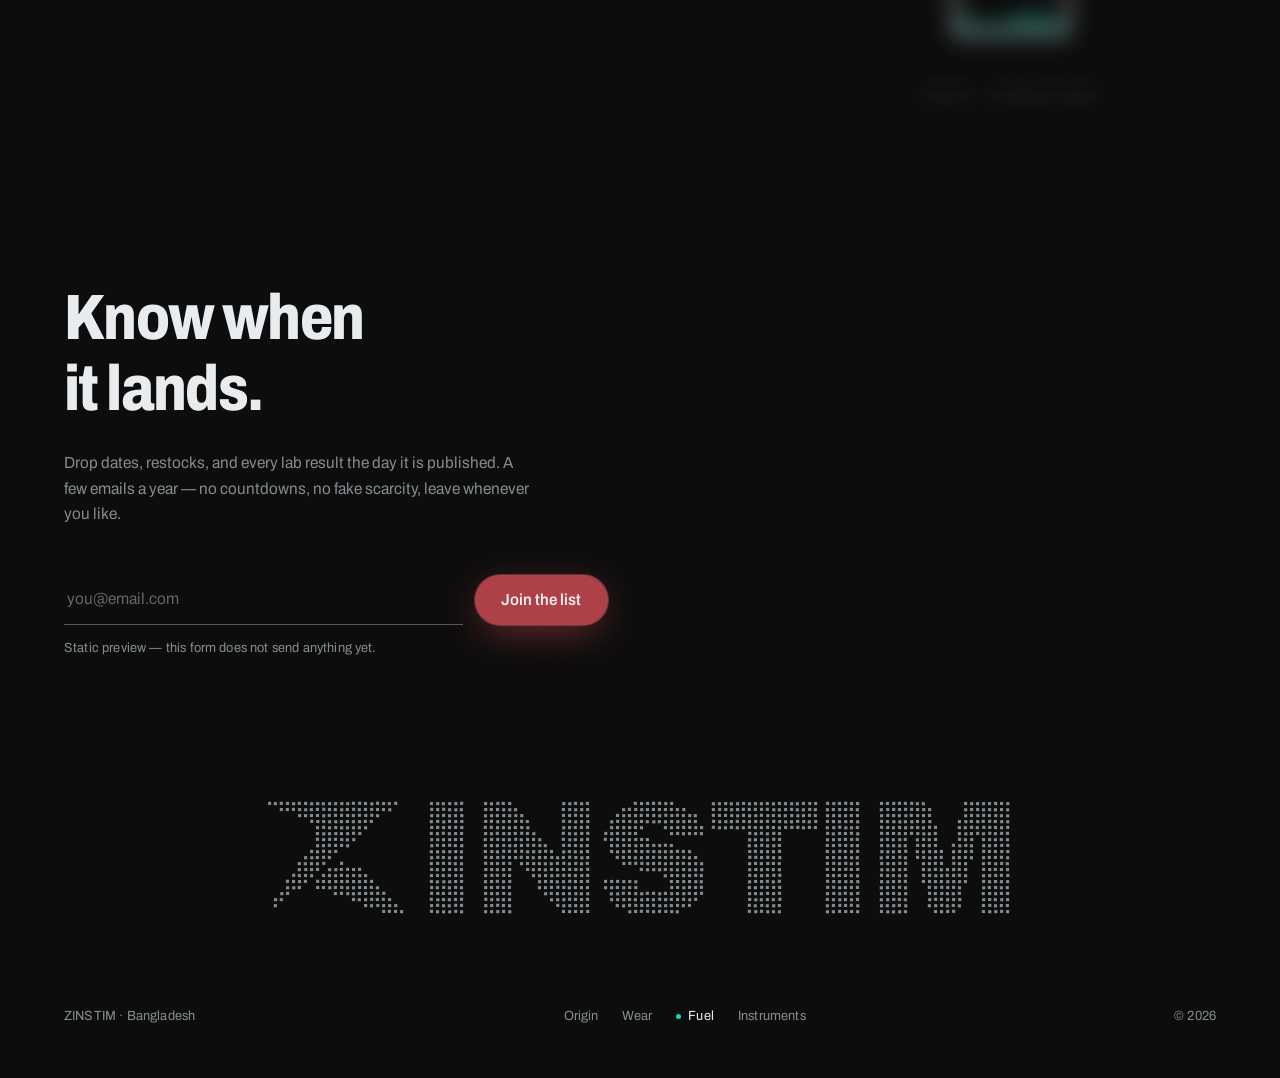
<file: fuel.html>
<!DOCTYPE html>
<html lang="en">
<head>
<meta charset="utf-8">
<meta name="viewport" content="width=device-width, initial-scale=1">
<title>Fuel — ZinStim</title>
<meta name="description" content="Creatine monohydrate. Every batch tested, every result published. No blends, no fillers, no claims we cannot prove.">
<link rel="icon" type="image/png" sizes="64x64" href="assets/img/zinstim-favicon.png">
<meta name="theme-color" content="#0D0D0D">
<meta property="og:type" content="website">
<meta property="og:title" content="Fuel — ZinStim">
<meta property="og:description" content="Creatine monohydrate. Every batch tested, every result published. No blends, no fillers, no claims we cannot prove.">
<link rel="preconnect" href="https://fonts.googleapis.com">
<link rel="preconnect" href="https://fonts.gstatic.com" crossorigin>
<link href="https://fonts.googleapis.com/css2?family=Archivo:ital,wdth,wght@0,62..125,100..900;1,62..125,100..900&family=Anek+Bangla:wdth,wght@75..125,100..800&display=swap" rel="stylesheet">
<script>/* arriving from another page: before the first paint, resume the mark's pass at the point the clock says it has got to (see transition in brand.css) */try{var zs=+sessionStorage.getItem('zs-arrive')||0;if(zs){sessionStorage.removeItem('zs-arrive');window.zsStart=zs;var zd=Date.now()-zs;zd=zd<0?0:(zd>950?950:zd);document.documentElement.style.setProperty('--zs-resume',-zd+'ms');document.documentElement.classList.add('is-arriving')}}catch(e){}</script>
<link rel="stylesheet" href="assets/css/brand.css">
</head>
<body class="night">

<header class="masthead">
  <a class="home" href="index.html" aria-label="ZinStim — home">
    <span class="home__mark">
      <svg class="vessel mark" viewBox="0 0 128 114" aria-hidden="true" focusable="false"><defs><clipPath id="mark-clip"><path d="M3.6,106.0 L5.5,106.9 L8.4,105.0 L120.1,7.8 L121.9,5.2 L122.0,1.4 L121.1,0.0 L1.2,0.0 L0.0,1.1 L0.0,5.5 L1.2,6.9 L32.5,18.0 L38.4,20.9 L43.9,26.4 L45.9,30.0 L47.1,34.6 L46.8,38.5 L43.8,44.4 L3.1,100.5Z"/><path d="M44.1,79.2 L44.1,83.6 L45.6,84.9 L123.9,113.1 L124.5,113.9 L126.5,113.9 L127.9,111.8 L127.9,107.6 L88.4,67.9 L84.9,65.2 L80.1,63.1 L71.1,62.0 L62.8,64.0 L57.8,67.1Z"/></clipPath><mask id="mark-fill" maskUnits="userSpaceOnUse" x="0" y="0" width="128" height="114"><g class="vessel__level"><path class="vessel__liquid" d="M-200,7 Q-187.5,0 -175,7 T-150,7 T-125,7 T-100,7 T-75,7 T-50,7 T-25,7 T0,7 T25,7 T50,7 T75,7 T100,7 T125,7 T150,7 T175,7 T200,7 T225,7 T250,7 T275,7 T300,7 T325,7 T350,7 T375,7 T400,7 V240 H-200 Z"/></g></mask></defs><path class="mark__body" d="M3.6,106.0 L5.5,106.9 L8.4,105.0 L120.1,7.8 L121.9,5.2 L122.0,1.4 L121.1,0.0 L1.2,0.0 L0.0,1.1 L0.0,5.5 L1.2,6.9 L32.5,18.0 L38.4,20.9 L43.9,26.4 L45.9,30.0 L47.1,34.6 L46.8,38.5 L43.8,44.4 L3.1,100.5Z M44.1,79.2 L44.1,83.6 L45.6,84.9 L123.9,113.1 L124.5,113.9 L126.5,113.9 L127.9,111.8 L127.9,107.6 L88.4,67.9 L84.9,65.2 L80.1,63.1 L71.1,62.0 L62.8,64.0 L57.8,67.1Z"/><g clip-path="url(#mark-clip)" mask="url(#mark-fill)"><image class="mark__art" href="assets/img/zinstim-mark.png" width="128" height="114"/></g></svg>
    </span>
  </a>
  <nav class="navgroup" aria-label="Primary" data-group>
    <a class="origin t-ui" href="origin.html">Origin</a>
    <div class="capsule" data-capsule>
      <a class="capsule__label t-ui is-here" data-label href="fuel.html">Fuel</a>
      <span class="morph" aria-hidden="true"></span>
      <ul class="items">
        <li class="item"><a class="rise t-ui" href="wear.html">Wear</a></li>
        <li class="item"><a class="rise t-ui is-current" href="fuel.html">Fuel</a></li>
        <li class="item"><a class="rise t-ui" href="instruments.html">Instruments</a></li>
      </ul>
    </div>
  </nav>
  <button class="bag" type="button" data-bag-open aria-haspopup="dialog">
    <span class="bag__label">Bag</span>
    <span class="bag__count" data-bag-count aria-hidden="true">0</span>
  </button>

</header>

<main>

  <!-- THE NAME — the category, filled with its own cloth, and one
       line saying what it is. Nothing else above the fold. There used
       to be a ticker, a brief, a second signup and a lab table full
       of "Pending"; all of it said less than this does. -->
  <section class="band has-cut" style="padding-top:var(--space-xl)">
    <div class="cut" aria-hidden="true"></div>
    <div class="cut cut--bloom" aria-hidden="true"></div>
    <div class="shell">
      <div class="aperture">
        <h1 class="aperture__word aperture__word--cloth" style="background-image:url(assets/img/product/k02-detail.webp)">Fuel</h1>
      </div>
      <p class="lede settle" style="margin-top:var(--space-md)">What the work runs on.</p>
    </div>
  </section>

  <!-- COMING SOON — said once, loudly, in the house pull-quote rather
       than as a ticker across the top. A marquee reads as decoration;
       a quote reads as a statement, and its footer carries the real
       status instead of repeating the headline. -->
  <section class="band band--dark quote-band" style="padding:var(--space-xl) 0">
    <div class="shell">
      <span class="quote__mark" aria-hidden="true">&ldquo;&thinsp;&rdquo;</span>
      <blockquote class="quote">
        <p class="quote__text lines" data-reveal>
          <span class="ln"><span>Coming soon.</span></span>
          <span class="ln"><span><em>Stay tuned.</em></span></span>
        </p>
        <hr class="quote__rule">
        <footer class="quote__by">
          <span><b>ZinStim</b></span>
          <span>Fuel</span>
          <span>ZS&mdash;09</span>
        </footer>
      </blockquote>
    </div>
  </section>

  <!-- THE BLUR — the product is there and covered. The seal says
       why, and the panel behind it is the real thing, not a render. -->
  <section class="band" style="padding-top:0">
    <div class="shell">
     <div class="lock">
      <div class="lock__under">
       <div class="fuel-split">
      <div class="prose">
        <p>Creatine monohydrate. Nothing else.</p>
        <p>5g per serving. One ingredient. No fillers, no flavouring, no proprietary blend.</p>
        <p>Certified FSSC 22000, ISO 22000, Halal and Kosher.</p>
      </div>
      <figure class="fuel-tub" tabindex="0" aria-label="Creatine Mono tub">
        <svg class="vessel" viewBox="0 0 200 226" aria-hidden="true" focusable="false"><defs><clipPath id="vessel-zs04"><path d="M62,54 L138,54 L132,206 L68,206 Z"/></clipPath></defs><g clip-path="url(#vessel-zs04)"><g class="vessel__level"><path class="vessel__liquid" d="M-200,7 Q-187.5,0 -175,7 T-150,7 T-125,7 T-100,7 T-75,7 T-50,7 T-25,7 T0,7 T25,7 T50,7 T75,7 T100,7 T125,7 T150,7 T175,7 T200,7 T225,7 T250,7 T275,7 T300,7 T325,7 T350,7 T375,7 T400,7 V240 H-200 Z"/></g></g><path class="vessel__line" d="M62,54 L138,54 L132,206 L68,206 Z"/><path class="vessel__line" d="M59,34 H141 Q144,34 144,37 V53 Q144,56 141,56 H59 Q56,56 56,53 V37 Q56,34 59,34 Z"/><path class="vessel__line vessel__line--soft" d="M74,104 L126,104"/></svg>
        <figcaption>ZS&mdash;09 &middot; Creatine Mono</figcaption>
      </figure>
       </div>
      </div>
      <button class="lock__seal" type="button" data-lock
        data-lock-title="Creatine Mono"
        data-lock-body="Creatine monohydrate. 5&#160;g a serving, one ingredient, and a lab panel published with every batch. It clears the Directorate General of Drug Administration before it goes on sale &#8212; that is the standard we hold it to. Join the list and you will know the day it lands."
        data-lock-note="ZS&#8212;09 &#183; Fuel">
        <span class="lock__dot" aria-hidden="true"></span>Coming soon
      </button>
     </div>
    </div>
  </section>

  <div class="cleave cleave--dark" data-reveal aria-hidden="true">
    <svg viewBox="0 0 1200 300" preserveAspectRatio="none">
      <path d="M0,300 L0,246 L78,262 L152,214 L232,240 L300,192 L388,218 L468,172 L556,198 L638,152 L726,178 L808,134 L898,160 L978,116 L1068,142 L1140,100 L1200,124 L1200,300 Z"/>
    </svg>
  </div>

  <section class="band band--dark join" id="waitlist">
    <div class="shell">
      <p class="t-head lines" data-reveal>
        <span class="ln"><span>Know when</span></span>
        <span class="ln"><span>it lands.</span></span>
      </p>
      <p class="t-body join__lede">
        Drop dates, restocks, and every lab result the day it is published.
        A few emails a year &mdash; no countdowns, no fake scarcity, leave whenever
        you like.
      </p>
      <div class="signup">
        <label class="join__label" for="email">Email address</label>
        <input id="email" type="email" inputmode="email" autocomplete="email" placeholder="you@email.com">
        <button class="btn" type="button" data-join>Join the list</button>
      </div>
      <p class="t-meta join__note">Static preview &mdash; this form does not send anything yet.</p>
    </div>
  </section>
 
  <div class="cleave cleave--light" data-reveal aria-hidden="true">
    <svg viewBox="0 0 1200 300" preserveAspectRatio="none">
      <path d="M0,0 L0,118 L84,146 L158,104 L246,138 L318,96 L404,128 L486,88 L570,120 L654,78 L740,112 L822,70 L910,102 L992,62 L1078,94 L1148,54 L1200,84 L1200,0 Z"/>
    </svg>
  </div>
 
  <div class="shell">
    <canvas class="dotmark-canvas" data-dotmark-canvas data-dotmark-mark></canvas>
  </div>



  <footer class="shell foot t-meta">
    <span>ZINSTIM &middot; Bangladesh</span>
    <nav class="foot__nav" aria-label="Footer">
      <a href="origin.html">Origin</a>
      <a href="wear.html">Wear</a>
      <a href="fuel.html" aria-current="page">Fuel</a>
      <a href="instruments.html">Instruments</a>
    </nav>
    <span>&copy; 2026</span>
  </footer>

</main>

<script src="dotmark.js" defer></script>

<!-- One dialog, shared by every [data-lock] seal on the page. -->
<dialog class="soon" id="soon" aria-labelledby="soon-title">
  <div class="soon__card">
    <p class="soon__eyebrow"><span class="lock__dot" aria-hidden="true"></span>Coming soon</p>
    <h2 class="soon__title" id="soon-title" data-soon-title></h2>
    <p class="soon__body" data-soon-body></p>
    <p class="soon__note" data-soon-note hidden></p>
    <div class="soon__actions">
      <button class="soon__close" type="button" data-soon-close>Close</button>
      <a class="soon__join" href="#waitlist">Tell me when it lands</a>
    </div>
  </div>
</dialog>


<!-- THE BAG — a drawer, not a page: adding something must not cost
     you the grid you were reading. -->
<dialog class="drawer" id="bag" aria-label="Your bag">
  <div class="drawer__in">
    <div class="drawer__head">
      <p class="t-ui" style="margin:0">Your bag</p>
      <button class="drawer__close" type="button" data-bag-close aria-label="Close bag">Close</button>
    </div>
    <ul class="drawer__list" data-bag-list></ul>
    <div class="drawer__foot">
      <p class="drawer__sum"><span>Subtotal</span><span class="price" data-bag-sum>&mdash;</span></p>
      <button class="btn" type="button" data-bag-checkout>Checkout</button>
      <!-- A name, a way to reach you and somewhere to send it. The form
           stays shut until you ask to check out, so the bag is still a
           bag. Nothing here takes money: the order is placed and we
           ring to arrange payment. -->
      <!-- novalidate: the browser blocks submit on an invalid form, so
     the submit handler never ran and the shopper got a native
     bubble instead of the sentence written for that field. The
     constraints stay on the inputs — :invalid and :user-invalid
     still work — the script just does the telling. -->
      <form class="checkout" data-checkout hidden novalidate>
        <label><span>Name</span><input name="name" autocomplete="name" required minlength="2"
          data-say="Please give your full name."></label>
        <label><span>Email</span><input name="email" type="email" autocomplete="email" required
          data-say="That email address does not look right."></label>
        <!-- at least seven digits, so a phone that cannot be rung does
             not become a delivery nobody can arrange. Punctuation and a
             country code are allowed; "1" is not. -->
        <label><span>Phone</span><input name="phone" type="tel" inputmode="tel" autocomplete="tel" required
          data-say="A phone number we can reach you on — at least seven digits."></label>
        <label class="checkout--wide"><span>Address</span><input name="address" autocomplete="street-address" required minlength="6"
          data-say="A full street address, so this can actually be delivered."></label>
        <label><span>City</span><input name="city" autocomplete="address-level2" required minlength="2"
          data-say="Which city?"></label>
        <label><span>Postcode</span><input name="postcode" inputmode="numeric" autocomplete="postal-code"></label>
        <button class="btn checkout--wide" type="submit" data-checkout-go>Place order</button>
        <p class="t-meta checkout--wide" data-checkout-state role="status" aria-live="polite"></p>
      </form>
      <p class="drawer__note" data-bag-note>Your bag is kept on this device.</p>
    </div>
  </div>
</dialog>

<script src="assets/js/nav.js" defer></script>
<script src="assets/js/site.js" defer></script>
<script src="assets/js/bag.js" defer></script>
<script src="assets/js/shop.js" defer></script>
</body>
</html>
</file>
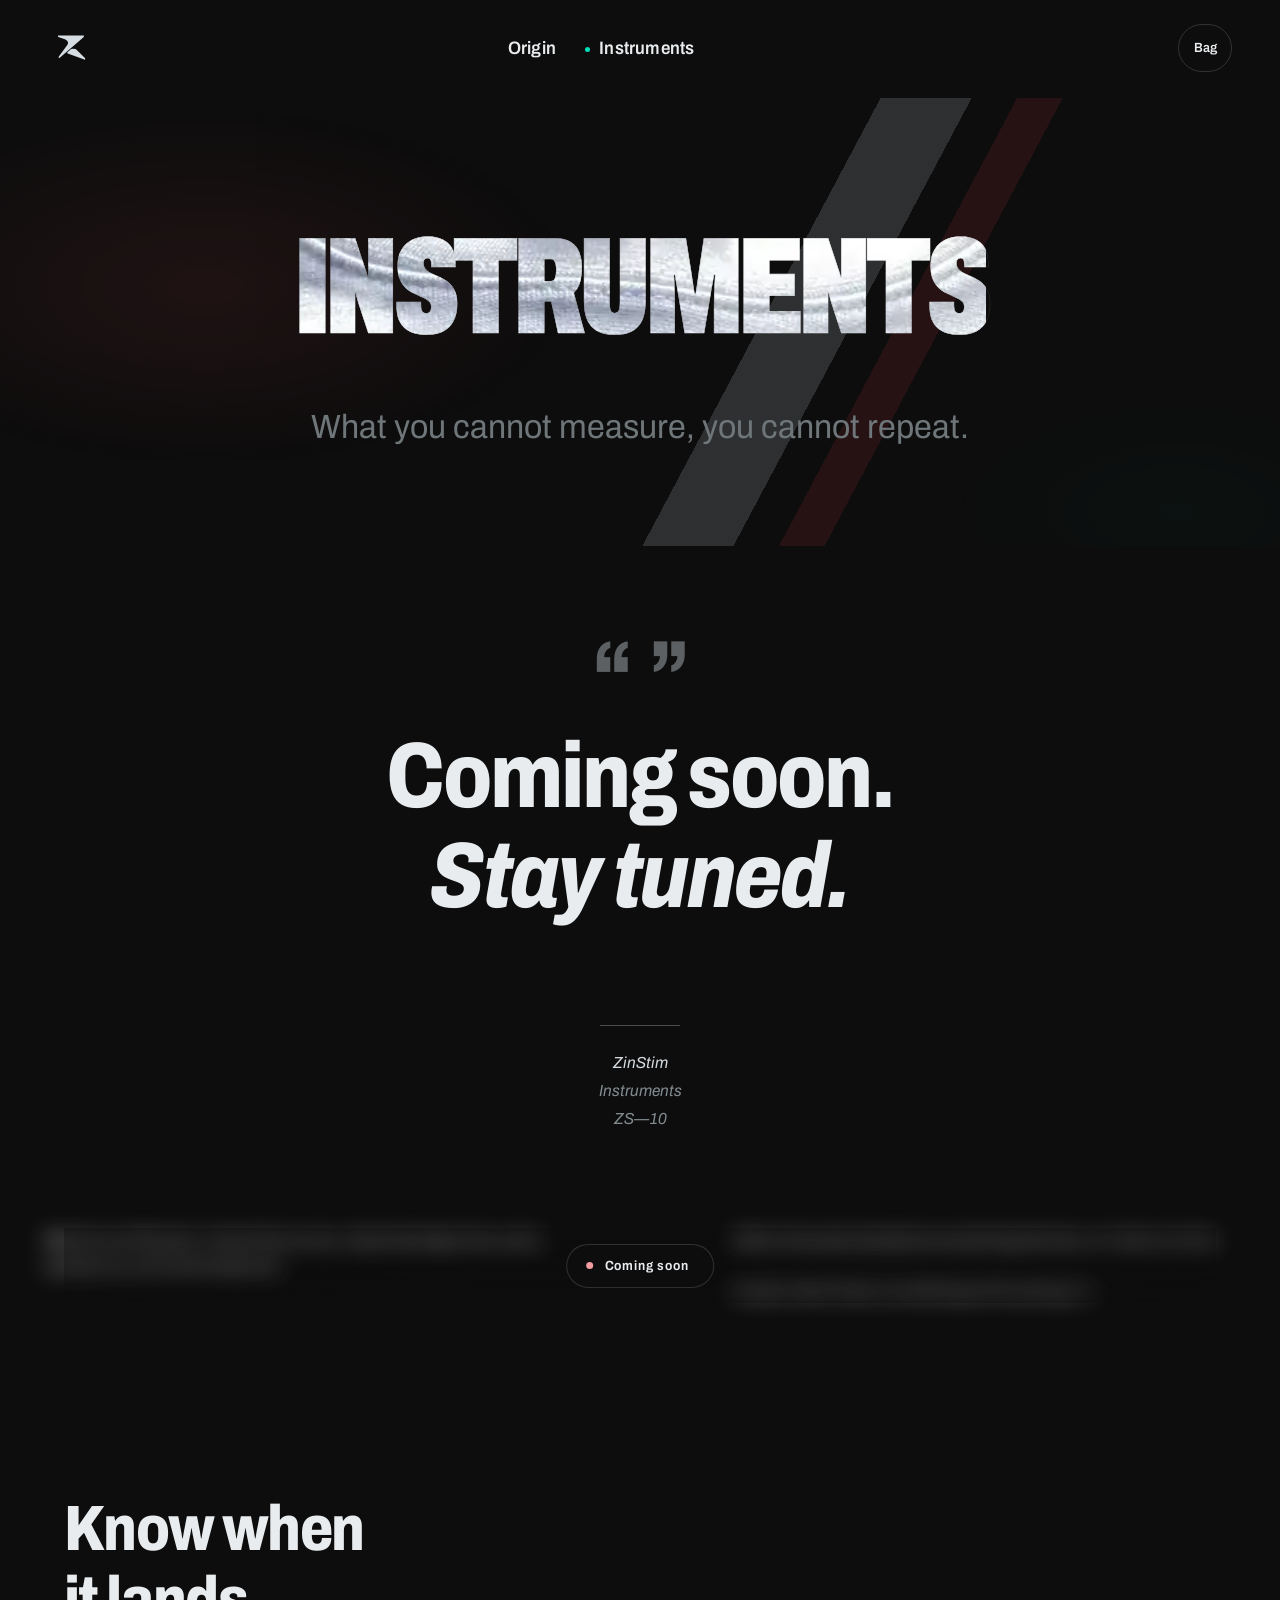
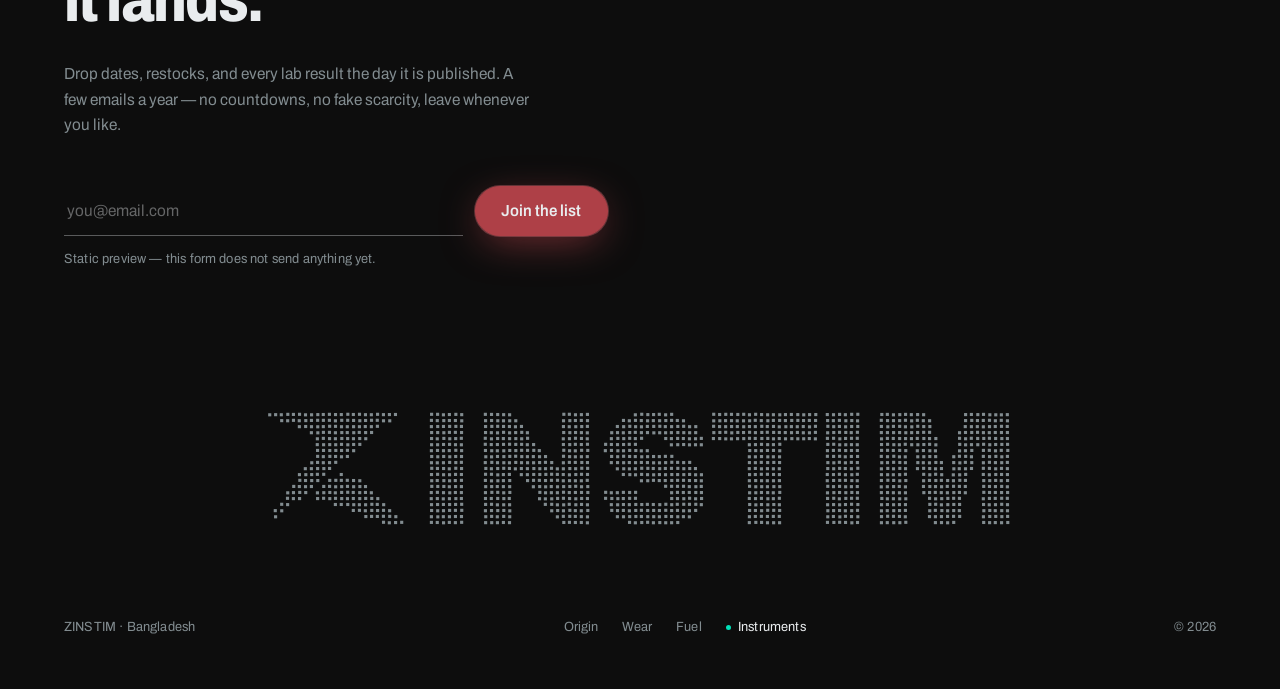
<file: instruments.html>
<!DOCTYPE html>
<html lang="en">
<head>
<meta charset="utf-8">
<meta name="viewport" content="width=device-width, initial-scale=1">
<title>Instruments — ZinStim</title>
<meta name="description" content="Watches and fitbands. What you cannot measure, you cannot repeat.">
<link rel="icon" type="image/png" sizes="64x64" href="assets/img/zinstim-favicon.png">
<meta name="theme-color" content="#0D0D0D">
<meta property="og:type" content="website">
<meta property="og:title" content="Instruments — ZinStim">
<meta property="og:description" content="Watches and fitbands. What you cannot measure, you cannot repeat.">
<link rel="preconnect" href="https://fonts.googleapis.com">
<link rel="preconnect" href="https://fonts.gstatic.com" crossorigin>
<link href="https://fonts.googleapis.com/css2?family=Archivo:ital,wdth,wght@0,62..125,100..900;1,62..125,100..900&family=Anek+Bangla:wdth,wght@75..125,100..800&family=Space+Mono:wght@400;700&display=swap" rel="stylesheet">
<script>/* arriving from another page: before the first paint, resume the mark's pass at the point the clock says it has got to (see transition in brand.css) */try{var zs=+sessionStorage.getItem('zs-arrive')||0;if(zs){sessionStorage.removeItem('zs-arrive');window.zsStart=zs;var zd=Date.now()-zs;zd=zd<0?0:(zd>950?950:zd);document.documentElement.style.setProperty('--zs-resume',-zd+'ms');document.documentElement.classList.add('is-arriving')}}catch(e){}</script>
<link rel="stylesheet" href="assets/css/brand.css">
</head>
<body class="night">

<header class="masthead">
  <a class="home" href="index.html" aria-label="ZinStim — home">
    <span class="home__mark">
      <svg class="vessel mark" viewBox="0 0 128 114" aria-hidden="true" focusable="false"><defs><clipPath id="mark-clip"><path d="M3.6,106.0 L5.5,106.9 L8.4,105.0 L120.1,7.8 L121.9,5.2 L122.0,1.4 L121.1,0.0 L1.2,0.0 L0.0,1.1 L0.0,5.5 L1.2,6.9 L32.5,18.0 L38.4,20.9 L43.9,26.4 L45.9,30.0 L47.1,34.6 L46.8,38.5 L43.8,44.4 L3.1,100.5Z"/><path d="M44.1,79.2 L44.1,83.6 L45.6,84.9 L123.9,113.1 L124.5,113.9 L126.5,113.9 L127.9,111.8 L127.9,107.6 L88.4,67.9 L84.9,65.2 L80.1,63.1 L71.1,62.0 L62.8,64.0 L57.8,67.1Z"/></clipPath><mask id="mark-fill" maskUnits="userSpaceOnUse" x="0" y="0" width="128" height="114"><g class="vessel__level"><path class="vessel__liquid" d="M-200,7 Q-187.5,0 -175,7 T-150,7 T-125,7 T-100,7 T-75,7 T-50,7 T-25,7 T0,7 T25,7 T50,7 T75,7 T100,7 T125,7 T150,7 T175,7 T200,7 T225,7 T250,7 T275,7 T300,7 T325,7 T350,7 T375,7 T400,7 V240 H-200 Z"/></g></mask></defs><path class="mark__body" d="M3.6,106.0 L5.5,106.9 L8.4,105.0 L120.1,7.8 L121.9,5.2 L122.0,1.4 L121.1,0.0 L1.2,0.0 L0.0,1.1 L0.0,5.5 L1.2,6.9 L32.5,18.0 L38.4,20.9 L43.9,26.4 L45.9,30.0 L47.1,34.6 L46.8,38.5 L43.8,44.4 L3.1,100.5Z M44.1,79.2 L44.1,83.6 L45.6,84.9 L123.9,113.1 L124.5,113.9 L126.5,113.9 L127.9,111.8 L127.9,107.6 L88.4,67.9 L84.9,65.2 L80.1,63.1 L71.1,62.0 L62.8,64.0 L57.8,67.1Z"/><g clip-path="url(#mark-clip)" mask="url(#mark-fill)"><image class="mark__art" href="assets/img/zinstim-mark.png" width="128" height="114"/></g></svg>
    </span>
  </a>
  <nav class="navgroup" aria-label="Primary" data-group>
    <a class="origin t-ui" href="origin.html">Origin</a>
    <div class="capsule" data-capsule>
      <a class="capsule__label t-ui is-here" data-label href="instruments.html">Instruments</a>
      <span class="morph" aria-hidden="true"></span>
      <ul class="items">
        <li class="item"><a class="rise t-ui" href="wear.html">Wear</a></li>
        <li class="item"><a class="rise t-ui" href="fuel.html">Fuel</a></li>
        <li class="item"><a class="rise t-ui is-current" href="instruments.html">Instruments</a></li>
      </ul>
    </div>
  </nav>
  <button class="bag" type="button" data-bag-open aria-haspopup="dialog">
    <span class="bag__label">Bag</span>
    <span class="bag__count" data-bag-count aria-hidden="true">0</span>
  </button>

</header>

<main>

  <!-- THE NAME — the category, filled with its own cloth, and one
       line saying what it is. Nothing else above the fold. There used
       to be a ticker, a brief, a second signup and a lab table full
       of "Pending"; all of it said less than this does. -->
  <section class="band has-cut" style="padding-top:var(--space-xl)">
    <div class="cut" aria-hidden="true"></div>
    <div class="cut cut--bloom" aria-hidden="true"></div>
    <div class="shell">
      <div class="aperture">
        <h1 class="aperture__word aperture__word--long aperture__word--weave" style="background-image:url(assets/img/product/k02-fabric.webp)">Instruments</h1>
      </div>
      <p class="lede settle" style="margin-top:var(--space-md)">What you cannot measure, you cannot repeat.</p>
    </div>
  </section>

  <!-- COMING SOON — said once, loudly, in the house pull-quote rather
       than as a ticker across the top. A marquee reads as decoration;
       a quote reads as a statement, and its footer carries the real
       status instead of repeating the headline. -->
  <section class="band band--dark quote-band" style="padding:var(--space-xl) 0">
    <div class="shell">
      <span class="quote__mark" aria-hidden="true">&ldquo;&thinsp;&rdquo;</span>
      <blockquote class="quote">
        <p class="quote__text lines" data-reveal>
          <span class="ln"><span>Coming soon.</span></span>
          <span class="ln"><span><em>Stay tuned.</em></span></span>
        </p>
        <hr class="quote__rule">
        <footer class="quote__by">
          <span><b>ZinStim</b></span>
          <span>Instruments</span>
          <span>ZS&mdash;10</span>
        </footer>
      </blockquote>
    </div>
  </section>

  <!-- THE COVER — nothing is faked here. What the blur hides is the
       plain truth about this category, written out in full; the seal
       opens a dialog that says it straight. Stating it in the open
       was the page giving itself away before anyone had asked. -->
  <section class="band" style="padding-top:0">
    <div class="shell">
     <div class="lock">
      <div class="lock__under">
        <div class="prose">
          <p>Watches and fitbands. A band that counts, a face that keeps time, and a number you can hold someone to.</p>
          <p>Held to the same standard as everything else here, or it does not ship.</p>
          <p>It opens when there is something worth putting in it.</p>
        </div>
      </div>
      <button class="lock__seal" type="button" data-lock
        data-lock-title="Instruments"
        data-lock-body="Watches and fitbands, held to the same standard as the cloth &#8212; a band that counts, a face that keeps time, and a number you can hold someone to. Join the list and you will know the day it opens."
        data-lock-note="ZS&#8212;10 &#183; Instruments">
        <span class="lock__dot" aria-hidden="true"></span>Coming soon
      </button>
     </div>
    </div>
  </section>

  <div class="cleave cleave--dark" data-reveal aria-hidden="true">
    <svg viewBox="0 0 1200 300" preserveAspectRatio="none">
      <path d="M0,300 L0,246 L78,262 L152,214 L232,240 L300,192 L388,218 L468,172 L556,198 L638,152 L726,178 L808,134 L898,160 L978,116 L1068,142 L1140,100 L1200,124 L1200,300 Z"/>
    </svg>
  </div>

  <section class="band band--dark join" id="waitlist">
    <div class="shell">
      <p class="t-head lines" data-reveal>
        <span class="ln"><span>Know when</span></span>
        <span class="ln"><span>it lands.</span></span>
      </p>
      <p class="t-body join__lede">
        Drop dates, restocks, and every lab result the day it is published.
        A few emails a year &mdash; no countdowns, no fake scarcity, leave whenever
        you like.
      </p>
      <div class="signup">
        <label class="join__label" for="email">Email address</label>
        <input id="email" type="email" inputmode="email" autocomplete="email" placeholder="you@email.com">
        <button class="btn" type="button" data-join>Join the list</button>
      </div>
      <p class="t-meta join__note">Static preview &mdash; this form does not send anything yet.</p>
    </div>
  </section>
 
  <div class="cleave cleave--light" data-reveal aria-hidden="true">
    <svg viewBox="0 0 1200 300" preserveAspectRatio="none">
      <path d="M0,0 L0,118 L84,146 L158,104 L246,138 L318,96 L404,128 L486,88 L570,120 L654,78 L740,112 L822,70 L910,102 L992,62 L1078,94 L1148,54 L1200,84 L1200,0 Z"/>
    </svg>
  </div>
 
  <div class="shell">
    <canvas class="dotmark-canvas" data-dotmark-canvas data-dotmark-mark></canvas>
  </div>

  <footer class="shell foot t-meta">
    <span>ZINSTIM &middot; Bangladesh</span>
    <nav class="foot__nav" aria-label="Footer">
      <a href="origin.html">Origin</a>
      <a href="wear.html">Wear</a>
      <a href="fuel.html">Fuel</a>
      <a href="instruments.html" aria-current="page">Instruments</a>
    </nav>
    <span>&copy; 2026</span>
  </footer>

</main>


<!-- One dialog, shared by every [data-lock] seal on the page. -->
<dialog class="soon" id="soon" aria-labelledby="soon-title">
  <div class="soon__card">
    <p class="soon__eyebrow"><span class="lock__dot" aria-hidden="true"></span>Coming soon</p>
    <h2 class="soon__title" id="soon-title" data-soon-title></h2>
    <p class="soon__body" data-soon-body></p>
    <p class="soon__note" data-soon-note hidden></p>
    <div class="soon__actions">
      <button class="soon__close" type="button" data-soon-close>Close</button>
      <a class="soon__join" href="#waitlist">Tell me when it lands</a>
    </div>
  </div>
</dialog>


<!-- THE BAG — a drawer, not a page: adding something must not cost
     you the grid you were reading. -->
<dialog class="drawer" id="bag" aria-label="Your bag">
  <div class="drawer__in">
    <div class="drawer__head">
      <p class="t-ui" style="margin:0">Your bag</p>
      <button class="drawer__close" type="button" data-bag-close aria-label="Close bag">Close</button>
    </div>
    <ul class="drawer__list" data-bag-list></ul>
    <div class="drawer__foot">
      <p class="drawer__sum"><span>Subtotal</span><span class="price" data-bag-sum>&mdash;</span></p>
      <button class="btn" type="button" data-bag-checkout>Checkout</button>
      <!-- A name, a way to reach you and somewhere to send it. The form
           stays shut until you ask to check out, so the bag is still a
           bag. Nothing here takes money: the order is placed and we
           ring to arrange payment. -->
      <!-- novalidate: the browser blocks submit on an invalid form, so
     the submit handler never ran and the shopper got a native
     bubble instead of the sentence written for that field. The
     constraints stay on the inputs — :invalid and :user-invalid
     still work — the script just does the telling. -->
      <form class="checkout" data-checkout hidden novalidate>
        <label><span>Name</span><input name="name" autocomplete="name" required minlength="2"
          data-say="Please give your full name."></label>
        <label><span>Email</span><input name="email" type="email" autocomplete="email" required
          data-say="That email address does not look right."></label>
        <!-- at least seven digits, so a phone that cannot be rung does
             not become a delivery nobody can arrange. Punctuation and a
             country code are allowed; "1" is not. -->
        <label><span>Phone</span><input name="phone" type="tel" inputmode="tel" autocomplete="tel" required
          data-say="A phone number we can reach you on — at least seven digits."></label>
        <label class="checkout--wide"><span>Address</span><input name="address" autocomplete="street-address" required minlength="6"
          data-say="A full street address, so this can actually be delivered."></label>
        <label><span>City</span><input name="city" autocomplete="address-level2" required minlength="2"
          data-say="Which city?"></label>
        <label><span>Postcode</span><input name="postcode" inputmode="numeric" autocomplete="postal-code"></label>
        <button class="btn checkout--wide" type="submit" data-checkout-go>Place order</button>
        <p class="t-meta checkout--wide" data-checkout-state role="status" aria-live="polite"></p>
      </form>
      <p class="drawer__note" data-bag-note>Your bag is kept on this device.</p>
    </div>
  </div>
</dialog>

<script src="assets/js/nav.js" defer></script>
<script src="assets/js/site.js" defer></script>
<script src="assets/js/bag.js" defer></script>
<script src="assets/js/shop.js" defer></script>
<script src="dotmark.js" defer></script>
</body>
</html>
</file>
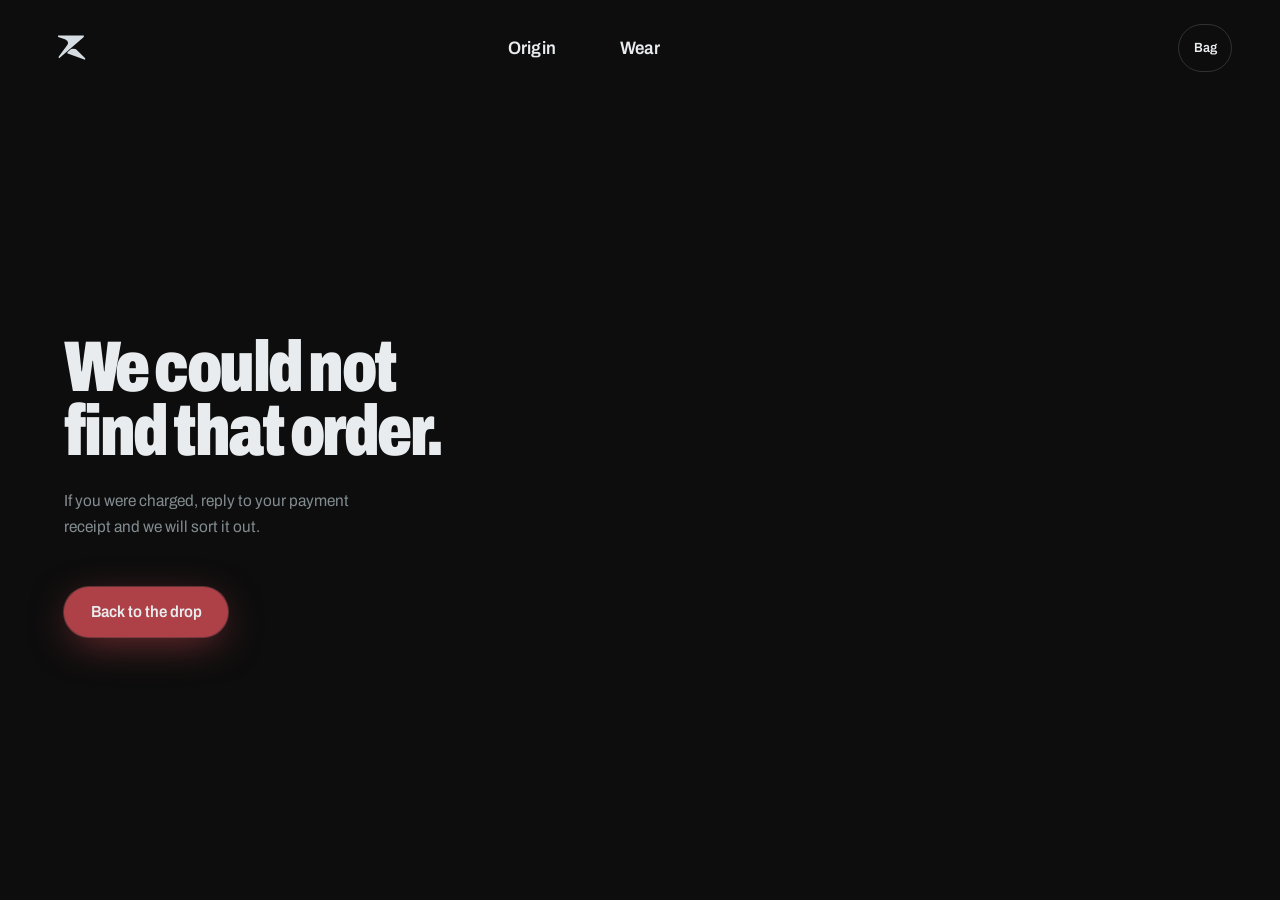
<file: order.html>
<!DOCTYPE html>
<html lang="en">
<head>
<meta charset="utf-8">
<meta name="viewport" content="width=device-width, initial-scale=1">
<title>Your order &mdash; ZinStim</title>
<meta name="description" content="Order confirmation.">
<link rel="icon" type="image/png" sizes="64x64" href="assets/img/zinstim-favicon.png">
<meta name="theme-color" content="#0D0D0D">
<meta property="og:type" content="website">
<meta property="og:title" content="Your order &mdash; ZinStim">
<meta property="og:description" content="Order confirmation.">
<link rel="preconnect" href="https://fonts.googleapis.com">
<link rel="preconnect" href="https://fonts.gstatic.com" crossorigin>
<link href="https://fonts.googleapis.com/css2?family=Archivo:ital,wdth,wght@0,62..125,100..900;1,62..125,100..900&family=Anek+Bangla:wdth,wght@75..125,100..800&family=Space+Mono:wght@400;700&display=swap" rel="stylesheet">
<script>/* arriving from another page: before the first paint, resume the mark's pass at the point the clock says it has got to (see transition in brand.css) */try{var zs=+sessionStorage.getItem('zs-arrive')||0;if(zs){sessionStorage.removeItem('zs-arrive');window.zsStart=zs;var zd=Date.now()-zs;zd=zd<0?0:(zd>950?950:zd);document.documentElement.style.setProperty('--zs-resume',-zd+'ms');document.documentElement.classList.add('is-arriving')}}catch(e){}</script>
<link rel="stylesheet" href="assets/css/brand.css">
  <meta name="robots" content="noindex">
</head>
<body class="night">

<header class="masthead">
  <a class="home" href="index.html" aria-label="ZinStim — home">
    <span class="home__mark">
      <svg class="vessel mark" viewBox="0 0 128 114" aria-hidden="true" focusable="false"><defs><clipPath id="mark-clip"><path d="M3.6,106.0 L5.5,106.9 L8.4,105.0 L120.1,7.8 L121.9,5.2 L122.0,1.4 L121.1,0.0 L1.2,0.0 L0.0,1.1 L0.0,5.5 L1.2,6.9 L32.5,18.0 L38.4,20.9 L43.9,26.4 L45.9,30.0 L47.1,34.6 L46.8,38.5 L43.8,44.4 L3.1,100.5Z"/><path d="M44.1,79.2 L44.1,83.6 L45.6,84.9 L123.9,113.1 L124.5,113.9 L126.5,113.9 L127.9,111.8 L127.9,107.6 L88.4,67.9 L84.9,65.2 L80.1,63.1 L71.1,62.0 L62.8,64.0 L57.8,67.1Z"/></clipPath><mask id="mark-fill" maskUnits="userSpaceOnUse" x="0" y="0" width="128" height="114"><g class="vessel__level"><path class="vessel__liquid" d="M-200,7 Q-187.5,0 -175,7 T-150,7 T-125,7 T-100,7 T-75,7 T-50,7 T-25,7 T0,7 T25,7 T50,7 T75,7 T100,7 T125,7 T150,7 T175,7 T200,7 T225,7 T250,7 T275,7 T300,7 T325,7 T350,7 T375,7 T400,7 V240 H-200 Z"/></g></mask></defs><path class="mark__body" d="M3.6,106.0 L5.5,106.9 L8.4,105.0 L120.1,7.8 L121.9,5.2 L122.0,1.4 L121.1,0.0 L1.2,0.0 L0.0,1.1 L0.0,5.5 L1.2,6.9 L32.5,18.0 L38.4,20.9 L43.9,26.4 L45.9,30.0 L47.1,34.6 L46.8,38.5 L43.8,44.4 L3.1,100.5Z M44.1,79.2 L44.1,83.6 L45.6,84.9 L123.9,113.1 L124.5,113.9 L126.5,113.9 L127.9,111.8 L127.9,107.6 L88.4,67.9 L84.9,65.2 L80.1,63.1 L71.1,62.0 L62.8,64.0 L57.8,67.1Z"/><g clip-path="url(#mark-clip)" mask="url(#mark-fill)"><image class="mark__art" href="assets/img/zinstim-mark.png" width="128" height="114"/></g></svg>
    </span>
  </a>
  <nav class="navgroup" aria-label="Primary" data-group>
    <a class="origin t-ui" href="origin.html">Origin</a>
    <div class="capsule" data-capsule>
      <a class="capsule__label t-ui" data-label href="wear.html">Wear</a>
      <span class="morph" aria-hidden="true"></span>
      <ul class="items">
        <li class="item"><a class="rise t-ui" href="wear.html">Wear</a></li>
        <li class="item"><a class="rise t-ui" href="fuel.html">Fuel</a></li>
        <li class="item"><a class="rise t-ui" href="instruments.html">Instruments</a></li>
      </ul>
    </div>
  </nav>
  <button class="bag" type="button" data-bag-open aria-haspopup="dialog">
    <span class="bag__label">Bag</span>
    <span class="bag__count" data-bag-count aria-hidden="true">0</span>
  </button>

</header>

<main>

  <!-- THE RECEIPT. It holds to one screen: a receipt you have to
       scroll is a receipt you cannot read. Two columns on a desktop —
       the thanks and the actions on the left, the ledger on the right
       — collapsing to one on a phone, where scrolling is the normal
       way to read anything. -->
  <section class="band receipt-band">
    <div class="shell">
      <div class="receipt" data-receipt>

        <div class="receipt__say">
          <h1 class="receipt__thanks" data-r-thanks>One moment&hellip;</h1>
          <p class="receipt__lede" data-r-lede>Looking up your order.</p>
          <p class="receipt__act" data-r-act></p>
          <p class="receipt__note t-meta" data-r-note></p>
          <p class="t-meta" style="color:var(--ink-2)" data-r-ref></p>
          <!-- a pile of prints of what was just bought; receipt.js
               fills it and unhides it only when there are photos -->
          <div class="stack" data-r-stack hidden></div>
        </div>

        <div class="receipt__ledger" data-r-body>
          <ul class="receipt__list" data-r-lines role="list"></ul>
          <div class="receipt__total" data-r-totalrow>
            <span class="receipt__k" data-r-totalk>Total</span>
            <span class="receipt__sum" data-r-total>&mdash;</span>
          </div>
          <dl class="receipt__meta" data-r-meta></dl>
        </div>

      </div>
    </div>
  </section>

</main>


<!-- One dialog, shared by every [data-lock] seal on the page. -->
<dialog class="soon" id="soon" aria-labelledby="soon-title">
  <div class="soon__card">
    <p class="soon__eyebrow"><span class="lock__dot" aria-hidden="true"></span>Coming soon</p>
    <h2 class="soon__title" id="soon-title" data-soon-title></h2>
    <p class="soon__body" data-soon-body></p>
    <p class="soon__note" data-soon-note hidden></p>
    <div class="soon__actions">
      <button class="soon__close" type="button" data-soon-close>Close</button>
      <a class="soon__join" href="#waitlist">Tell me when it lands</a>
    </div>
  </div>
</dialog>


<!-- THE BAG — a drawer, not a page: adding something must not cost
     you the grid you were reading. -->
<dialog class="drawer" id="bag" aria-label="Your bag">
  <div class="drawer__in">
    <div class="drawer__head">
      <p class="t-ui" style="margin:0">Your bag</p>
      <button class="drawer__close" type="button" data-bag-close aria-label="Close bag">Close</button>
    </div>
    <ul class="drawer__list" data-bag-list></ul>
    <div class="drawer__foot">
      <p class="drawer__sum"><span>Subtotal</span><span class="price" data-bag-sum>&mdash;</span></p>
      <button class="btn" type="button" data-bag-checkout>Checkout</button>
      <!-- A name, a way to reach you and somewhere to send it. The form
           stays shut until you ask to check out, so the bag is still a
           bag. Nothing here takes money: the order is placed and we
           ring to arrange payment. -->
      <!-- novalidate: the browser blocks submit on an invalid form, so
     the submit handler never ran and the shopper got a native
     bubble instead of the sentence written for that field. The
     constraints stay on the inputs — :invalid and :user-invalid
     still work — the script just does the telling. -->
      <form class="checkout" data-checkout hidden novalidate>
        <label><span>Name</span><input name="name" autocomplete="name" required minlength="2"
          data-say="Please give your full name."></label>
        <label><span>Email</span><input name="email" type="email" autocomplete="email" required
          data-say="That email address does not look right."></label>
        <!-- at least seven digits, so a phone that cannot be rung does
             not become a delivery nobody can arrange. Punctuation and a
             country code are allowed; "1" is not. -->
        <label><span>Phone</span><input name="phone" type="tel" inputmode="tel" autocomplete="tel" required
          data-say="A phone number we can reach you on — at least seven digits."></label>
        <label class="checkout--wide"><span>Address</span><input name="address" autocomplete="street-address" required minlength="6"
          data-say="A full street address, so this can actually be delivered."></label>
        <label><span>City</span><input name="city" autocomplete="address-level2" required minlength="2"
          data-say="Which city?"></label>
        <label><span>Postcode</span><input name="postcode" inputmode="numeric" autocomplete="postal-code"></label>
        <button class="btn checkout--wide" type="submit" data-checkout-go>Place order</button>
        <p class="t-meta checkout--wide" data-checkout-state role="status" aria-live="polite"></p>
      </form>
      <p class="drawer__note" data-bag-note>Your bag is kept on this device.</p>
    </div>
  </div>
</dialog>

<script src="assets/js/nav.js" defer></script>
<script src="assets/js/site.js" defer></script>
<script src="assets/js/bag.js" defer></script>
<script src="assets/js/shop.js" defer></script>
<script src="assets/js/receipt.js" defer></script>
<script src="dotmark.js" defer></script>
</body>
</html>
</file>
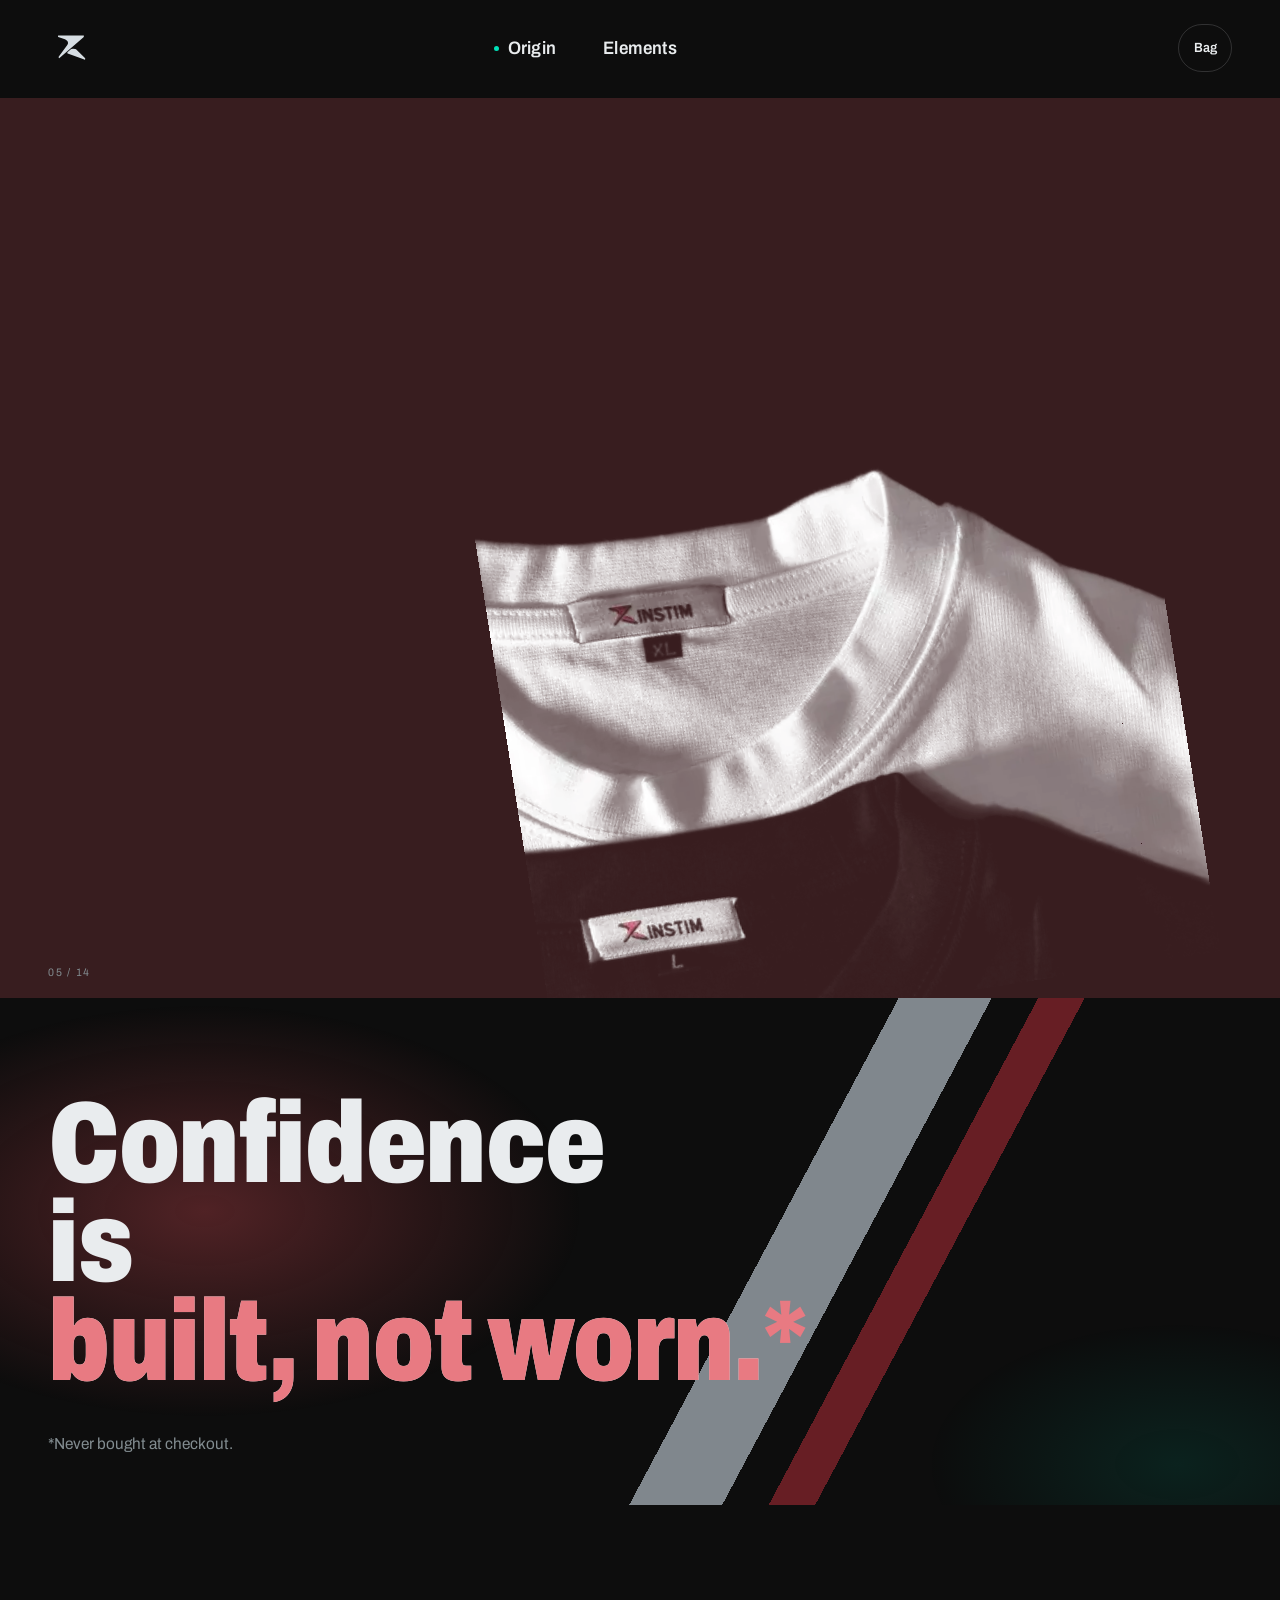
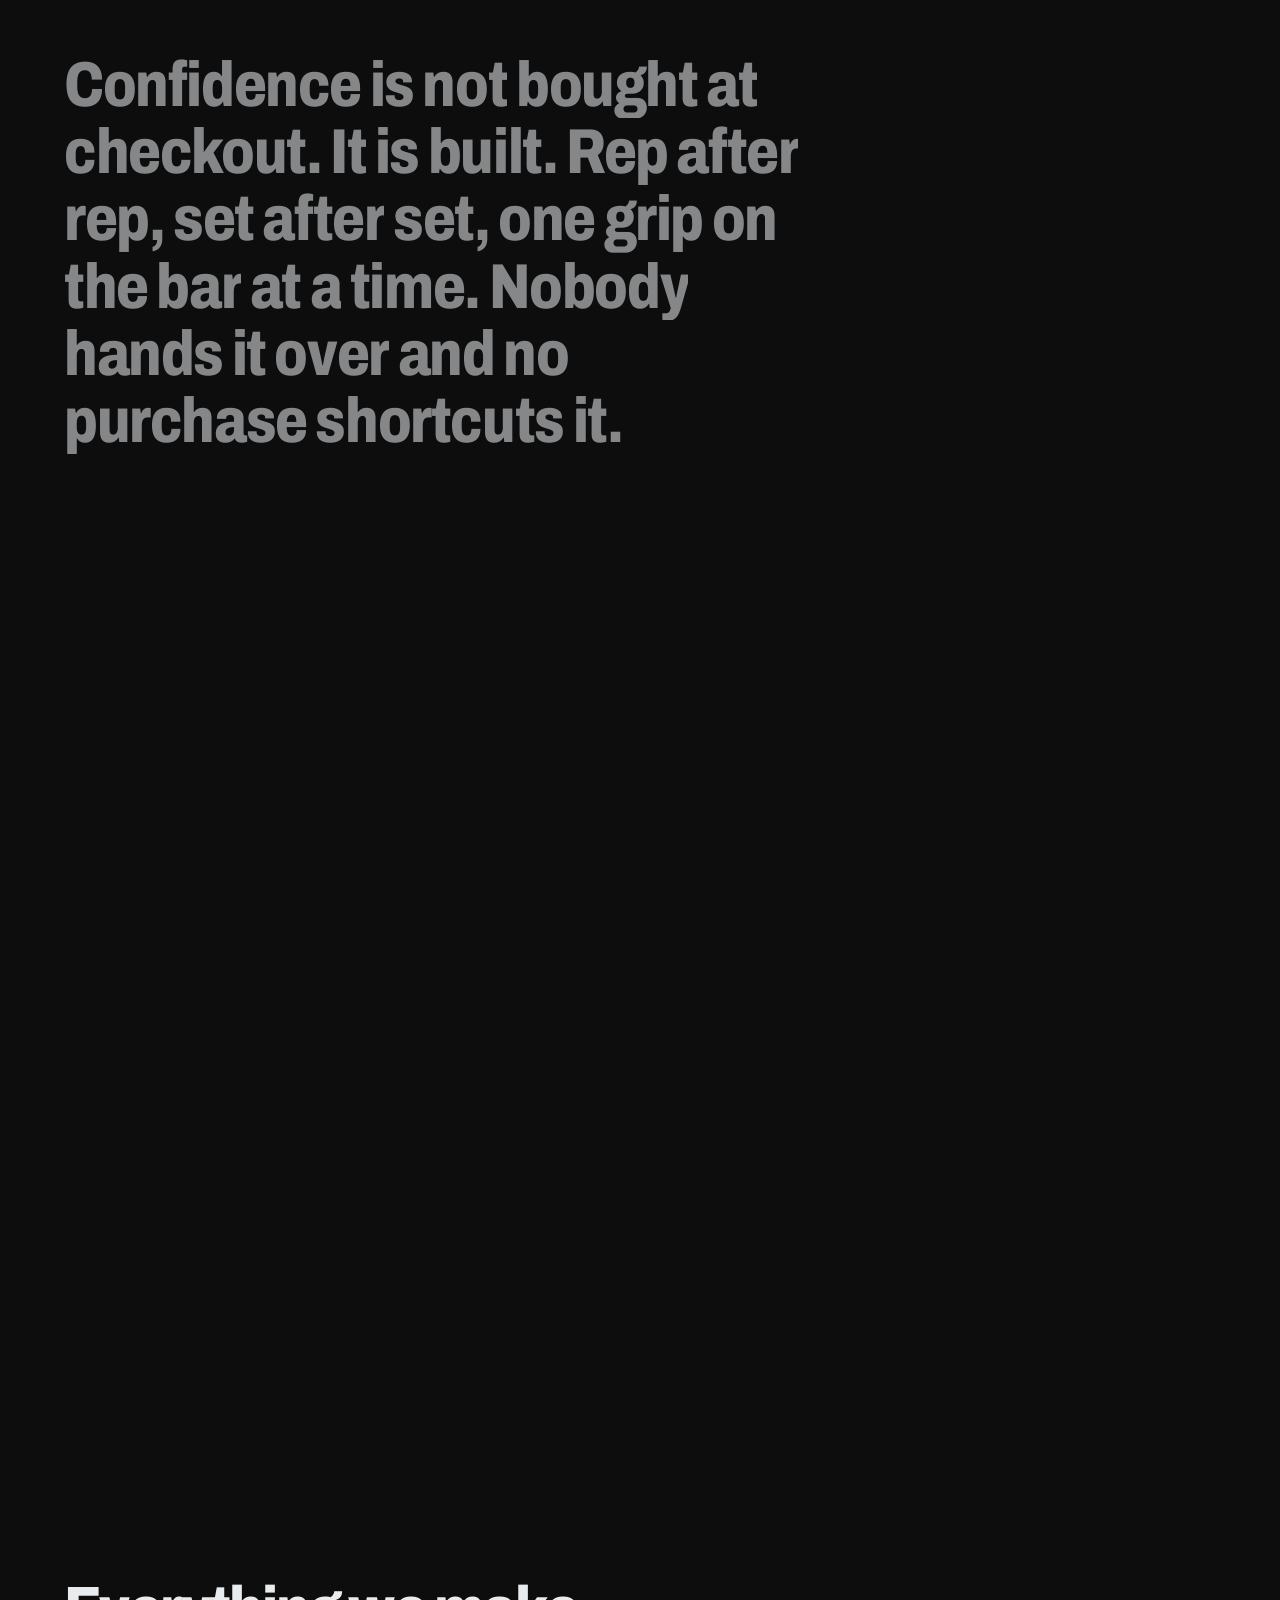
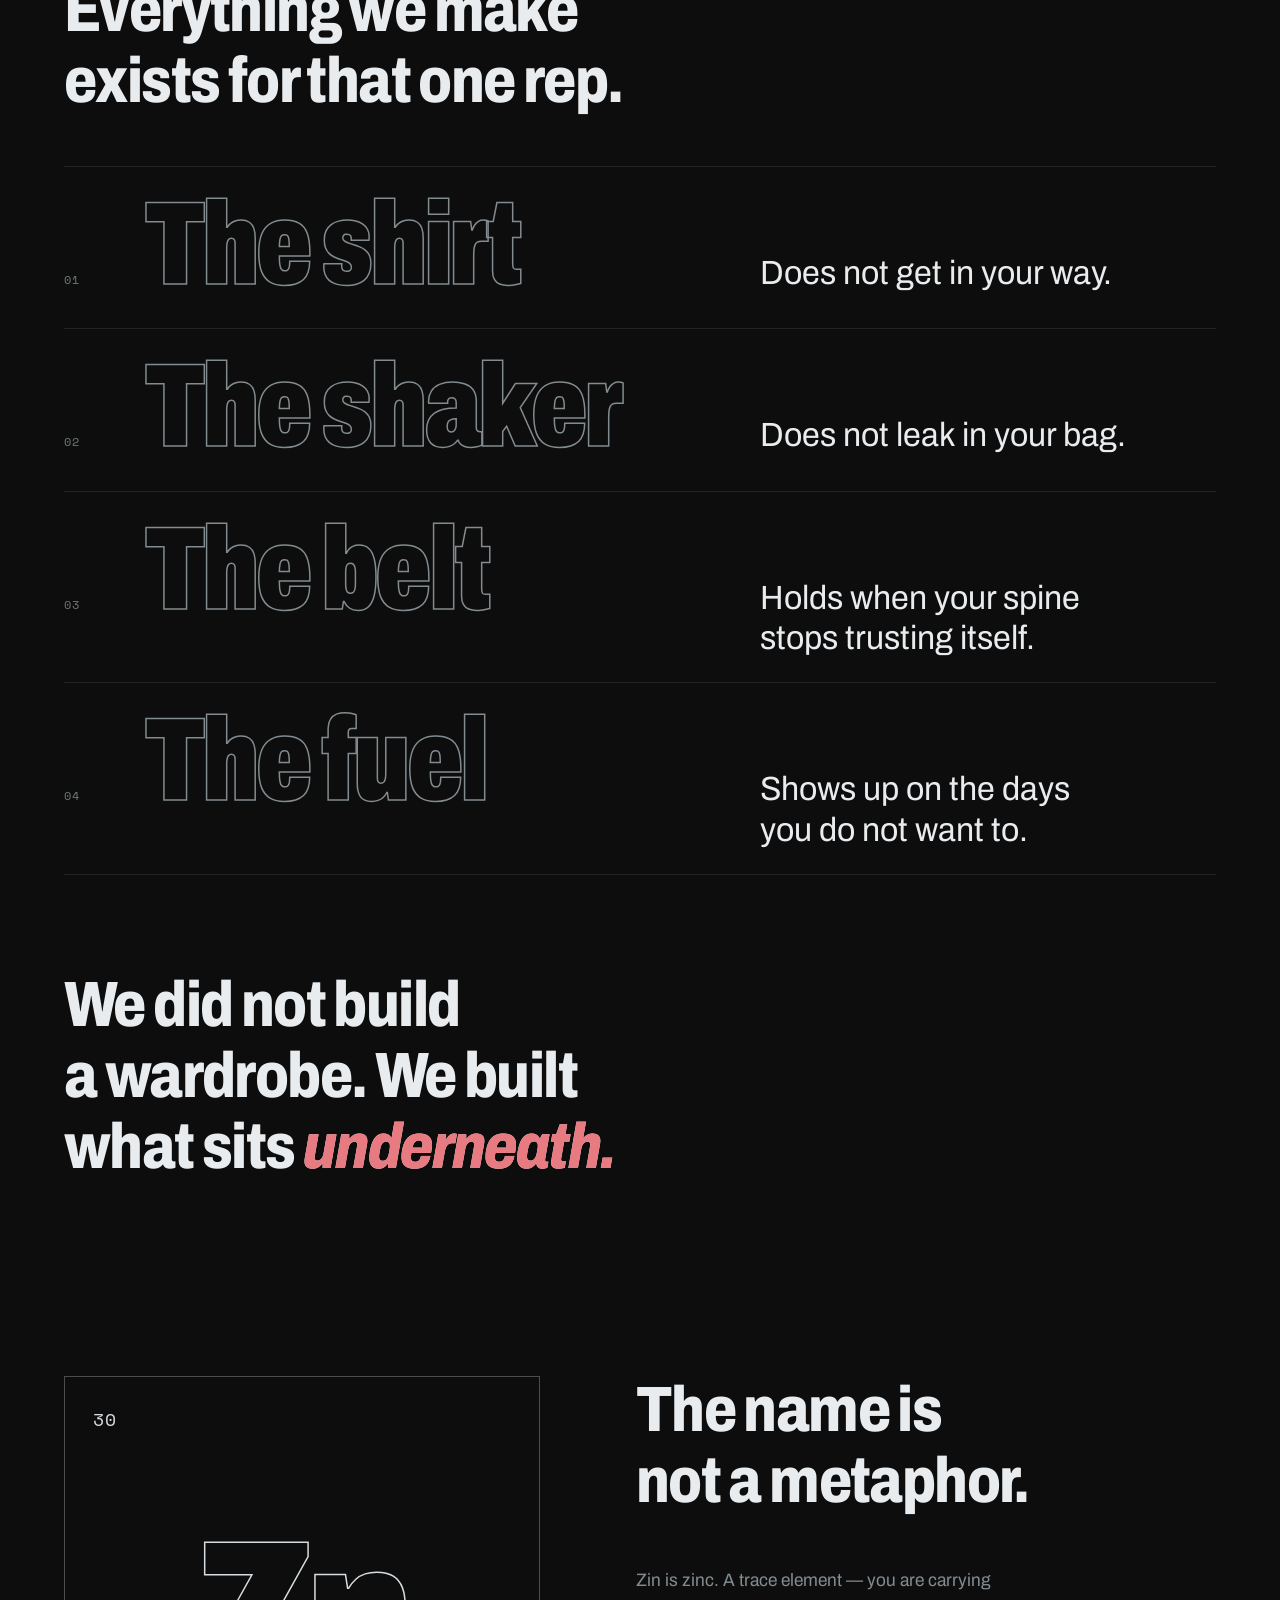
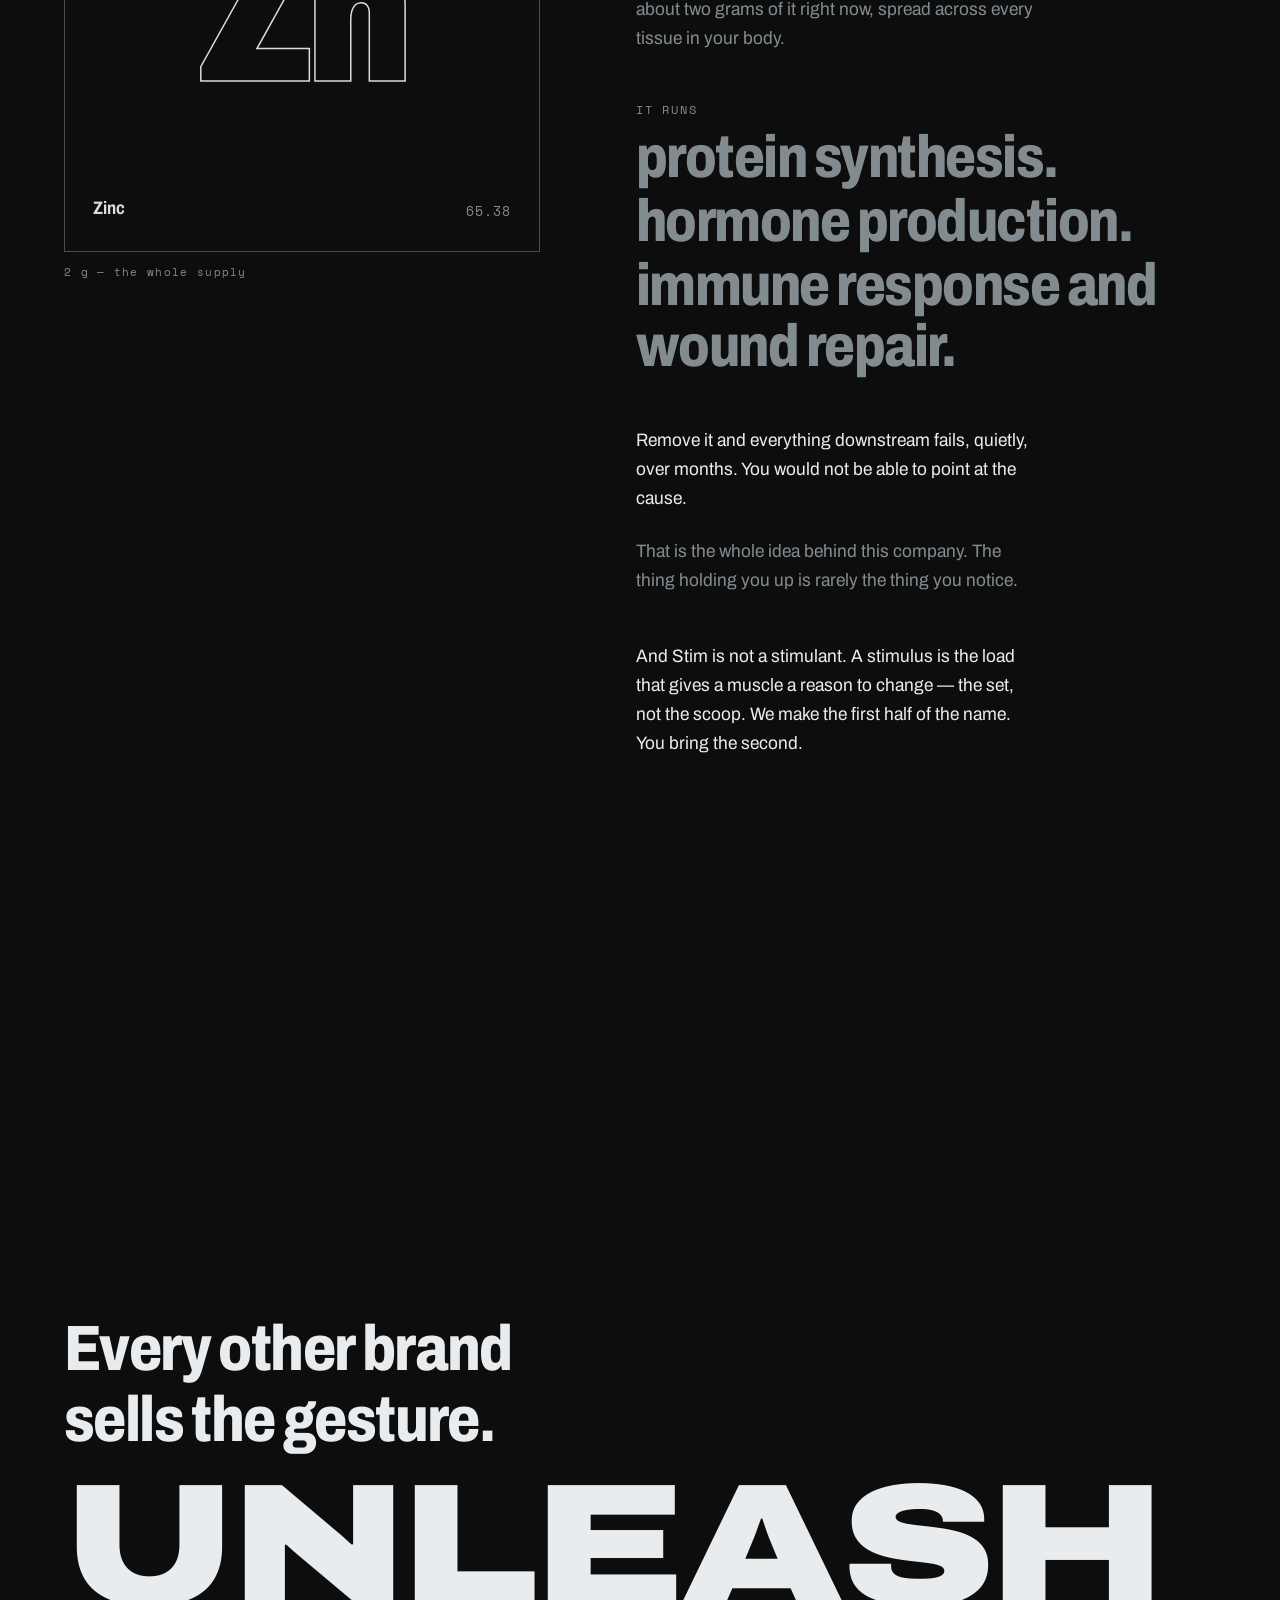
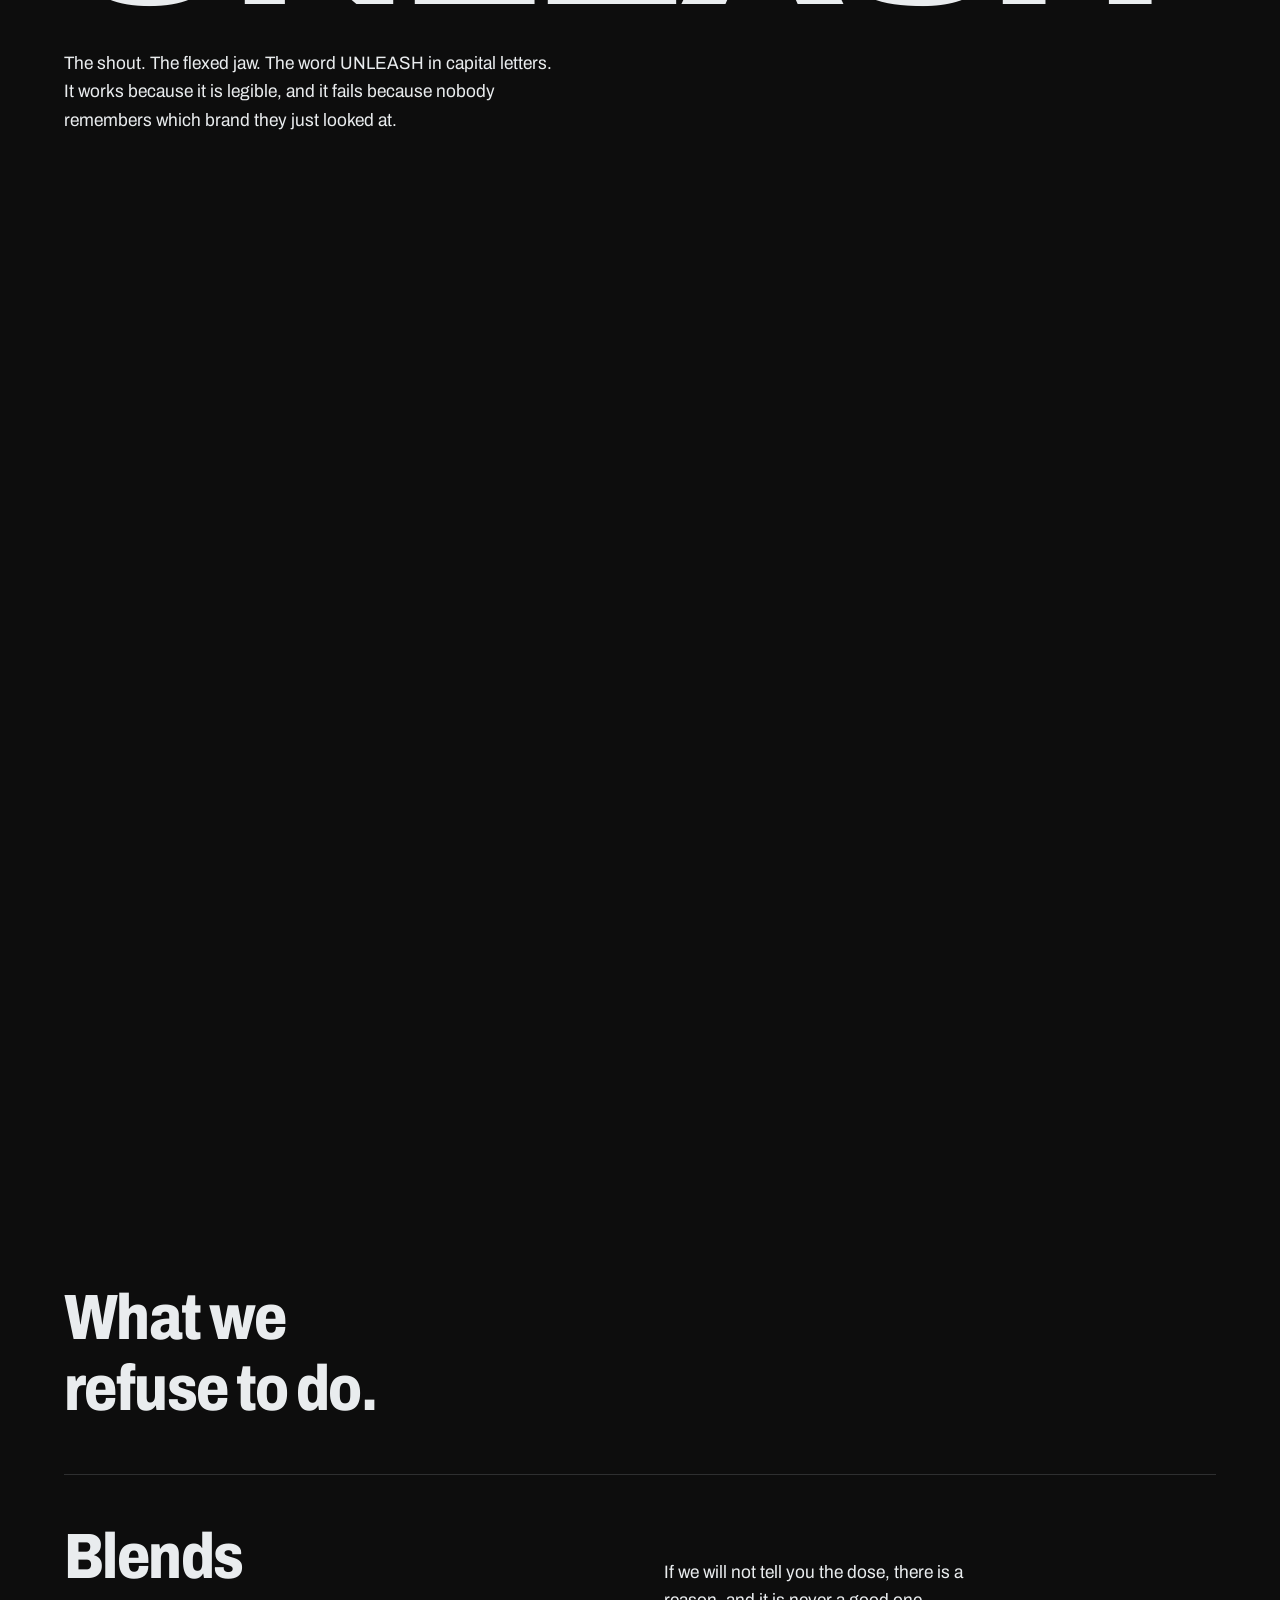
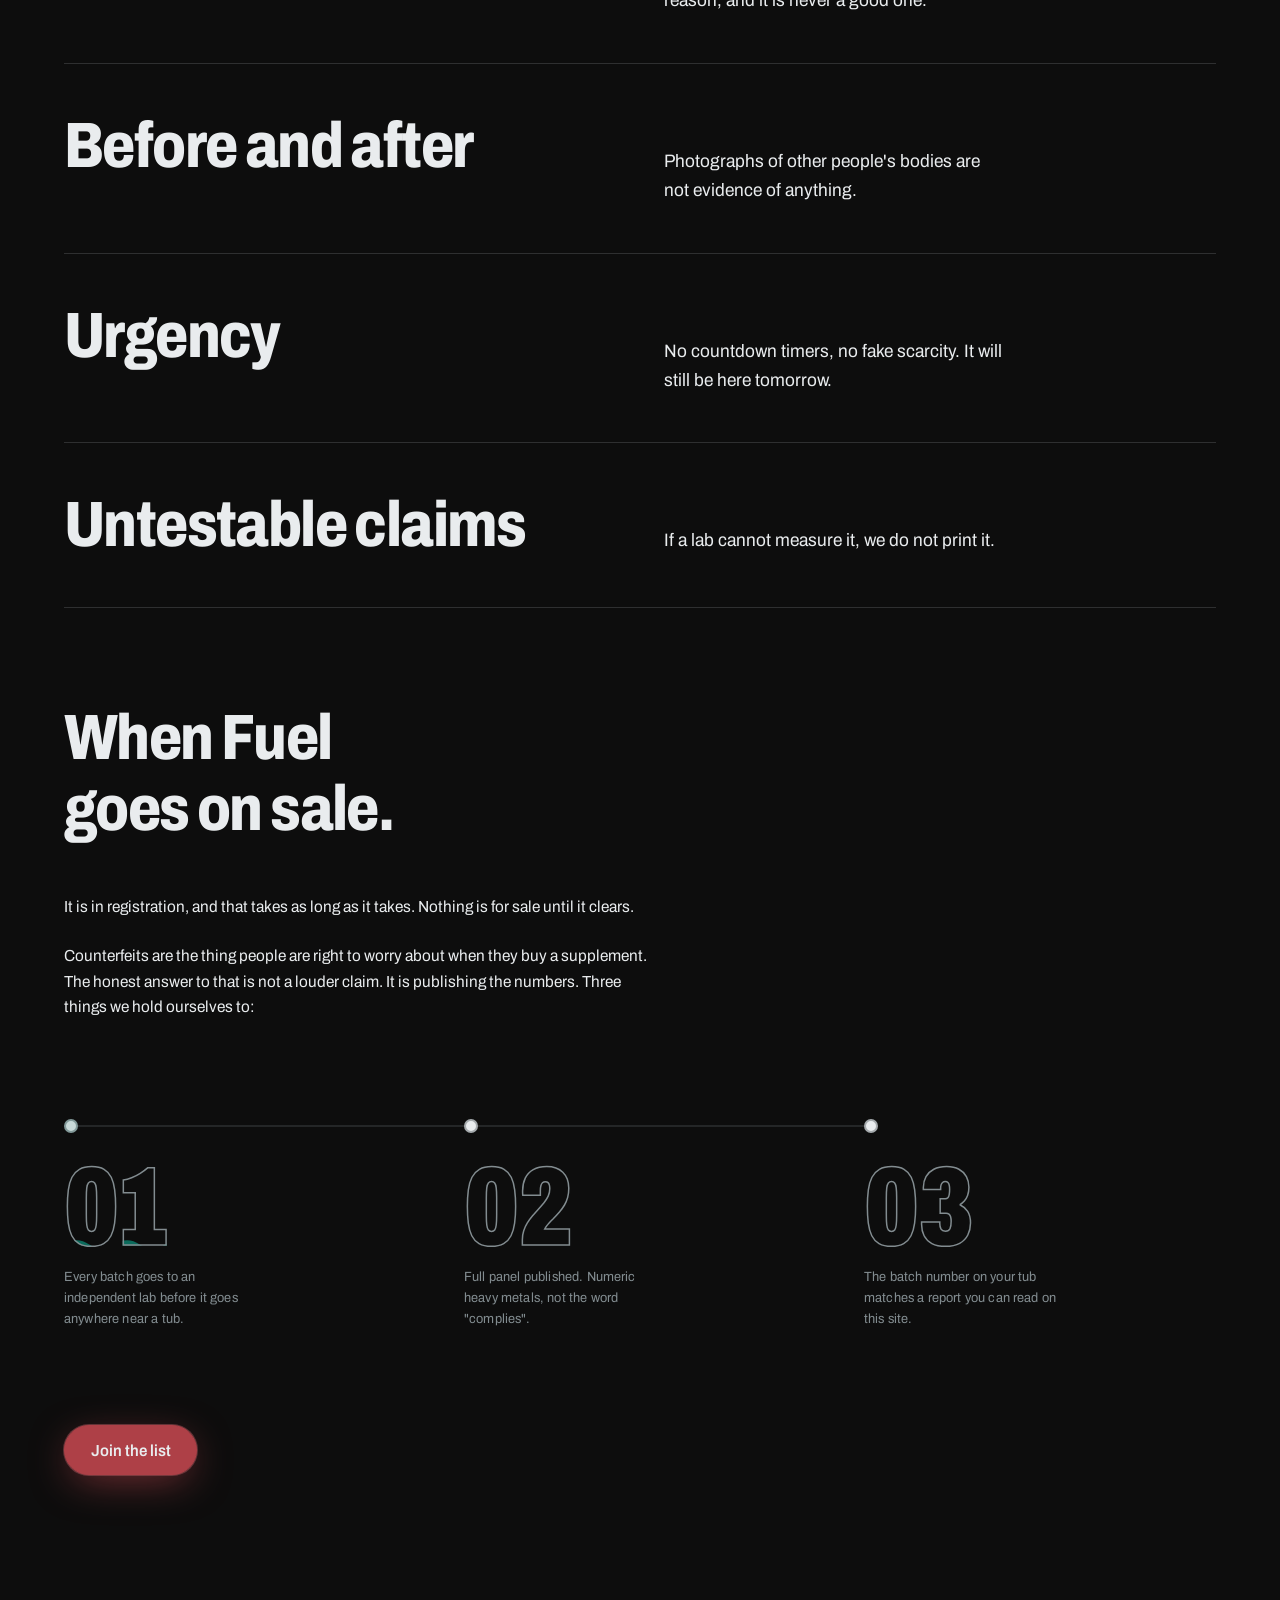
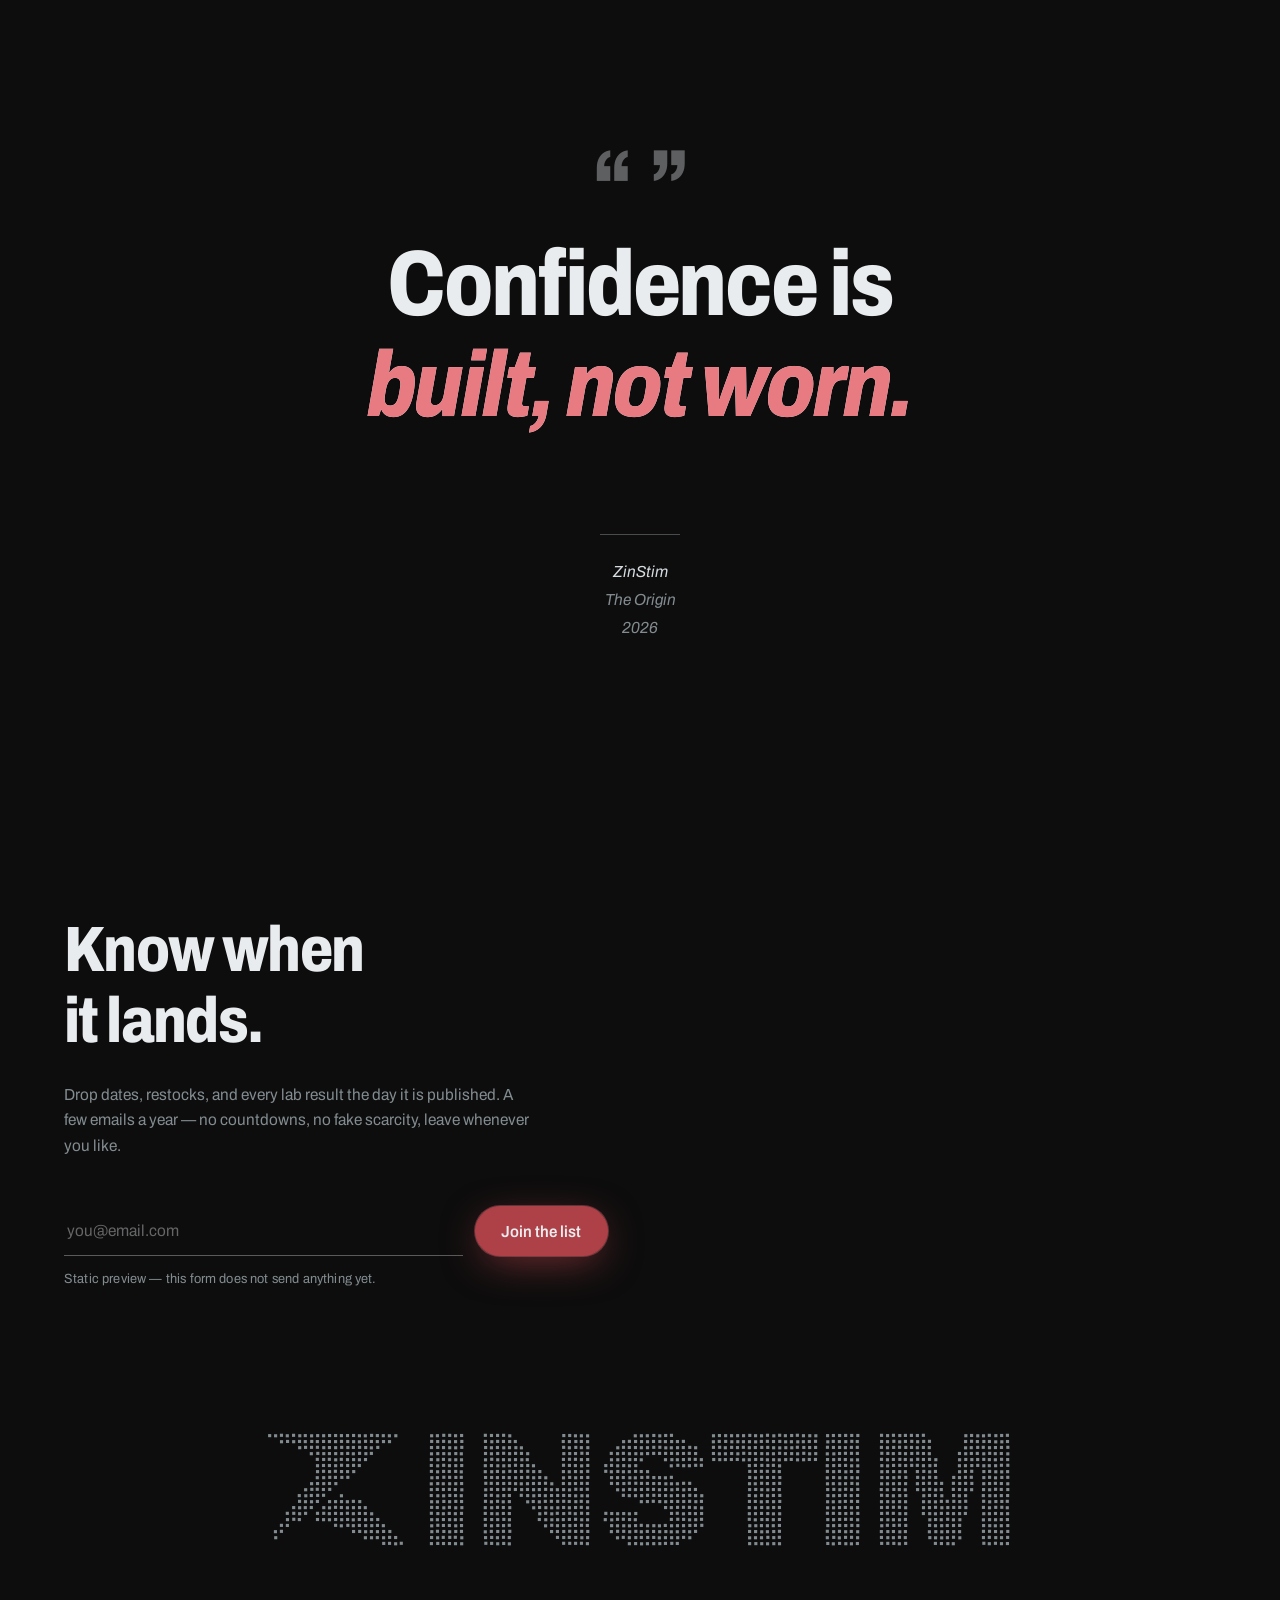
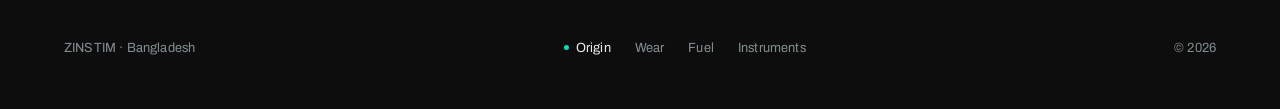
<file: origin.html>
<!DOCTYPE html>
<html lang="en">
<head>
<meta charset="utf-8">
<meta name="viewport" content="width=device-width, initial-scale=1">
<title>Origin — ZinStim</title>
<meta name="description" content="Confidence is built, not worn. Where the name comes from, what we make, and what we refuse to do.">
<link rel="icon" type="image/png" sizes="64x64" href="assets/img/zinstim-favicon.png">
<meta name="theme-color" content="#0D0D0D">
<meta property="og:type" content="website">
<meta property="og:title" content="Origin — ZinStim">
<meta property="og:description" content="Confidence is built, not worn. Where the name comes from, what we make, and what we refuse to do.">
<link rel="preconnect" href="https://fonts.googleapis.com">
<link rel="preconnect" href="https://fonts.gstatic.com" crossorigin>
<link href="https://fonts.googleapis.com/css2?family=Archivo:ital,wdth,wght@0,62..125,100..900;1,62..125,100..900&family=Anek+Bangla:wdth,wght@75..125,100..800&family=Space+Mono:wght@400;700&display=swap" rel="stylesheet">
<script>/* arriving from another page: before the first paint, resume the mark's pass at the point the clock says it has got to (see transition in brand.css) */try{var zs=+sessionStorage.getItem('zs-arrive')||0;if(zs){sessionStorage.removeItem('zs-arrive');window.zsStart=zs;var zd=Date.now()-zs;zd=zd<0?0:(zd>950?950:zd);document.documentElement.style.setProperty('--zs-resume',-zd+'ms');document.documentElement.classList.add('is-arriving')}}catch(e){}</script>
<link rel="stylesheet" href="assets/css/brand.css">
</head>
<body class="night">

<header class="masthead">
  <a class="home" href="index.html" aria-label="ZinStim — home">
    <span class="home__mark">
      <svg class="vessel mark" viewBox="0 0 128 114" aria-hidden="true" focusable="false"><defs><clipPath id="mark-clip"><path d="M3.6,106.0 L5.5,106.9 L8.4,105.0 L120.1,7.8 L121.9,5.2 L122.0,1.4 L121.1,0.0 L1.2,0.0 L0.0,1.1 L0.0,5.5 L1.2,6.9 L32.5,18.0 L38.4,20.9 L43.9,26.4 L45.9,30.0 L47.1,34.6 L46.8,38.5 L43.8,44.4 L3.1,100.5Z"/><path d="M44.1,79.2 L44.1,83.6 L45.6,84.9 L123.9,113.1 L124.5,113.9 L126.5,113.9 L127.9,111.8 L127.9,107.6 L88.4,67.9 L84.9,65.2 L80.1,63.1 L71.1,62.0 L62.8,64.0 L57.8,67.1Z"/></clipPath><mask id="mark-fill" maskUnits="userSpaceOnUse" x="0" y="0" width="128" height="114"><g class="vessel__level"><path class="vessel__liquid" d="M-200,7 Q-187.5,0 -175,7 T-150,7 T-125,7 T-100,7 T-75,7 T-50,7 T-25,7 T0,7 T25,7 T50,7 T75,7 T100,7 T125,7 T150,7 T175,7 T200,7 T225,7 T250,7 T275,7 T300,7 T325,7 T350,7 T375,7 T400,7 V240 H-200 Z"/></g></mask></defs><path class="mark__body" d="M3.6,106.0 L5.5,106.9 L8.4,105.0 L120.1,7.8 L121.9,5.2 L122.0,1.4 L121.1,0.0 L1.2,0.0 L0.0,1.1 L0.0,5.5 L1.2,6.9 L32.5,18.0 L38.4,20.9 L43.9,26.4 L45.9,30.0 L47.1,34.6 L46.8,38.5 L43.8,44.4 L3.1,100.5Z M44.1,79.2 L44.1,83.6 L45.6,84.9 L123.9,113.1 L124.5,113.9 L126.5,113.9 L127.9,111.8 L127.9,107.6 L88.4,67.9 L84.9,65.2 L80.1,63.1 L71.1,62.0 L62.8,64.0 L57.8,67.1Z"/><g clip-path="url(#mark-clip)" mask="url(#mark-fill)"><image class="mark__art" href="assets/img/zinstim-mark.png" width="128" height="114"/></g></svg>
    </span>
  </a>
  <nav class="navgroup" aria-label="Primary" data-group>
    <a class="origin t-ui is-here" href="origin.html">Origin</a>
    <div class="capsule" data-capsule>
      <a class="capsule__label t-ui" data-label href="index.html#elements">Elements</a>
      <span class="morph" aria-hidden="true"></span>
      <ul class="items">
        <li class="item"><a class="rise t-ui" href="wear.html">Wear</a></li>
        <li class="item"><a class="rise t-ui" href="fuel.html">Fuel</a></li>
        <li class="item"><a class="rise t-ui" href="instruments.html">Instruments</a></li>
      </ul>
    </div>
  </nav>
  <button class="bag" type="button" data-bag-open aria-haspopup="dialog">
    <span class="bag__label">Bag</span>
    <span class="bag__count" data-bag-count aria-hidden="true">0</span>
  </button>

</header>

<main>

  <!-- THE MARK ASSEMBLES — see .seq in brand.css, assets/js/title.js.
       The page opens on it: garments flash and decelerate (48ms to
       300ms, a reel running out of tape), black, then the Z cuts out
       of the cloth, gains its carbon skin, and rises as I-N-S-T-I-M
       falls in behind it. Runs once, on arrival. The rollcall below
       is the first line of the page proper, after the title card. -->
  <section class="seq-band">
      <div class="seq" id="seq">
        <span class="seq__flash" data-seq-flash aria-hidden="true"></span>

        <div class="seq__mark" data-seq-mark>
          <svg class="seq__z" data-seq-z viewBox="0 0 128 114" role="img" aria-label="ZinStim mark">
            <defs>
              <!-- the masthead's silhouette, under its own id so the
                   two clips on this page cannot collide -->
              <clipPath id="seq-clip">
                <path d="M3.6,106.0 L5.5,106.9 L8.4,105.0 L120.1,7.8 L121.9,5.2 L122.0,1.4 L121.1,0.0 L1.2,0.0 L0.0,1.1 L0.0,5.5 L1.2,6.9 L32.5,18.0 L38.4,20.9 L43.9,26.4 L45.9,30.0 L47.1,34.6 L46.8,38.5 L43.8,44.4 L3.1,100.5Z"/>
                <path d="M44.1,79.2 L44.1,83.6 L45.6,84.9 L123.9,113.1 L124.5,113.9 L126.5,113.9 L127.9,111.8 L127.9,107.6 L88.4,67.9 L84.9,65.2 L80.1,63.1 L71.1,62.0 L62.8,64.0 L57.8,67.1Z"/>
              </clipPath>
            </defs>
            <!-- The Z arrives cut out of the cloth, then the real mark
                 crossfades in over it: carbon weave, bevel and all —
                 the same shape gaining its skin. The artwork is cropped
                 tight to the silhouette, so its placement is simply the
                 viewBox, exactly as the masthead places it. -->
            <g clip-path="url(#seq-clip)">
              <image data-seq-fabric href="assets/img/product/cut/white-back.webp"
                     x="-20" y="-44" width="168" height="202"
                     preserveAspectRatio="xMidYMid slice" opacity="0"/>
            </g>
            <image data-seq-art href="assets/img/zinstim-mark-lg.webp"
                   x="0" y="0" width="128" height="114"
                   preserveAspectRatio="xMidYMid meet" opacity="1"/>
          </svg>
          <p class="seq__word" data-seq-word aria-hidden="true"><span>I</span><span>N</span><span>S</span><span>T</span><span>I</span><span>M</span></p>
        </div>

        <p class="seq__code" data-seq-code>ZS&mdash;01 &middot; TRAINING</p>
      </div>
  </section>

  <!-- HERO — two lines hold, the third deals through and lands.
       Runs once on load. See .rollcall in brand.css. -->
  <section class="band has-cut band--dark" style="padding:var(--space-xl) 0 var(--space-lg)">
    <div class="cut" aria-hidden="true"></div>
    <div class="cut cut--bloom" aria-hidden="true"></div>
    <div class="shell shell--full">
      <h1 class="rollcall" data-rollcall>
        <span class="rollcall__line">Confidence</span>
        <span class="rollcall__line">is</span>
        <span class="rollcall__slot">
          <!-- The motto is first, so the line the page opens on is the
               one the brand actually stands on; the rest turn past it.
               Only the motto is content — without aria-hidden on the
               others the whole list is read as one run-on sentence.
               data-note ties the footnote to the starred line. -->
          <span class="rollcall__word liq-type" data-liq="built, not worn." data-note>built, not worn.<span class="rollcall__star" aria-hidden="true">*</span></span>
          <span class="rollcall__word liq-type" data-liq="the flex." aria-hidden="true">the flex.</span>
          <span class="rollcall__word liq-type" data-liq="earned, rep by rep." aria-hidden="true">earned, rep by rep.</span>
          <span class="rollcall__word liq-type" data-liq="every set nobody saw." aria-hidden="true">every set nobody saw.</span>
          <span class="rollcall__word liq-type" data-liq="the art of showing up." aria-hidden="true">the art of showing up.</span>
        </span>
      </h1>
      <p class="rollcall__note t-body" data-rollcall-note>
        *Never bought at checkout.
      </p>
    </div>
  </section>

  <div class="cleave cleave--light" data-reveal aria-hidden="true">
    <svg viewBox="0 0 1200 300" preserveAspectRatio="none">
      <path d="M0,0 L0,118 L84,146 L158,104 L246,138 L318,96 L404,128 L486,88 L570,120 L654,78 L740,112 L822,70 L910,102 L992,62 L1078,94 L1148,54 L1200,84 L1200,0 Z"/>
    </svg>
  </div>

  <!-- THE THESIS — reading pours. The stage pins and the words fill
       with ink as the reader scrolls through them; the quiet line after
       them stays quiet. See .manifesto in brand.css, scrub in site.js. -->
  <section class="manifesto" data-scrub="pin">
    <div class="manifesto__stage">
      <div class="shell">
        <p class="manifesto__text" data-pour-words>Confidence is not bought at checkout. It is built. Rep after rep, set after set, one grip on the bar at a time. Nobody hands it over and no purchase shortcuts it.</p>
        <p class="manifesto__quiet t-body">It is also quiet. The people who have it are rarely the ones announcing it.</p>
      </div>
    </div>
  </section>

  <!-- WHAT WE MAKE — the four things, set large and hollow. Each one
       pours full as the reader reaches it. See .make in brand.css. -->
  <section class="band make">
    <div class="shell">
      <p class="t-head lines" data-reveal style="max-width:24ch">
        <span class="ln"><span>Everything we make</span></span>
        <span class="ln"><span>exists for that one rep.</span></span>
      </p>
      <ol class="make__list">
        <li class="make__row" data-scrub>
          <span class="make__n" aria-hidden="true">01</span>
          <span class="make__name">The shirt</span>
          <span class="make__line">Does not get in your way.</span>
        </li>
        <li class="make__row" data-scrub>
          <span class="make__n" aria-hidden="true">02</span>
          <span class="make__name">The shaker</span>
          <span class="make__line">Does not leak in your bag.</span>
        </li>
        <li class="make__row" data-scrub>
          <span class="make__n" aria-hidden="true">03</span>
          <span class="make__name">The belt</span>
          <span class="make__line">Holds when your spine stops trusting itself.</span>
        </li>
        <li class="make__row" data-scrub>
          <span class="make__n" aria-hidden="true">04</span>
          <span class="make__name">The fuel</span>
          <span class="make__line">Shows up on the days you do not want to.</span>
        </li>
      </ol>
      <p class="t-head lines make__close" data-reveal>
        <span class="ln"><span>We did not build</span></span>
        <span class="ln"><span>a wardrobe. We built</span></span>
        <span class="ln"><span>what sits <em class="liq-type" data-liq="underneath.">underneath.</em></span></span>
      </p>
    </div>
  </section>

  <div class="cleave cleave--dark" data-reveal aria-hidden="true">
    <svg viewBox="0 0 1200 300" preserveAspectRatio="none">
      <path d="M0,300 L0,246 L78,262 L152,214 L232,240 L300,192 L388,218 L468,172 L556,198 L638,152 L726,178 L808,134 L898,160 L978,116 L1068,142 L1140,100 L1200,124 L1200,300 Z"/>
    </svg>
  </div>

  <!-- THE NAME — the one place zinc gets explained. The element is set
       as a tile holding its two grams. What zinc runs pours in line by
       line, drains when the copy says what happens without it, and the
       tile's sliver comes back with the last line. See .name. -->
  <section class="band band--dark name">
    <div class="shell name__grid">
      <figure class="element" data-scrub data-scrub-start=".95" data-scrub-end=".55">
        <div class="element__tile" aria-hidden="true">
          <span class="element__num">30</span>
          <span class="element__sym">Zn</span>
          <span class="element__word">Zinc</span>
          <span class="element__mass">65.38</span>
        </div>
        <figcaption class="element__cap">2 g &mdash; the whole supply</figcaption>
      </figure>
      <div class="name__copy">
        <p class="t-head lines" data-reveal style="max-width:22ch">
          <span class="ln"><span>The name is</span></span>
          <span class="ln"><span>not a metaphor.</span></span>
        </p>
        <p class="name__lede">Zin is zinc. A trace element &mdash; you are carrying about two grams of it right now, spread across every tissue in your body.</p>
        <p class="name__runs-k" aria-hidden="true">It runs</p>
        <ul class="name__runs">
          <li data-scrub style="--k:0"><span class="name__vh">It runs </span><span class="name__run">protein synthesis.</span></li>
          <li data-scrub style="--k:1"><span class="name__vh">It runs </span><span class="name__run">hormone production.</span></li>
          <li data-scrub style="--k:2"><span class="name__vh">It runs </span><span class="name__run">immune response and wound repair.</span></li>
        </ul>
        <p class="name__fail" data-scrub data-scrub-var="--drain" data-scrub-to=".name" data-scrub-rest="0" data-scrub-start=".62" data-scrub-end=".4">Remove it and everything downstream fails, quietly, over months. You would not be able to point at the cause.</p>
        <p class="name__idea" data-scrub data-scrub-var="--idea" data-scrub-to=".name" data-scrub-start=".45" data-scrub-end=".32">That is the whole idea behind this company. The thing holding you up is rarely the thing you notice.</p>
        <p class="name__stim">And Stim is not a stimulant. A stimulus is the load that gives a muscle a reason to change &mdash; the set, not the scoop. We make the first half of the name. You bring the second.</p>
      </div>
    </div>
  </section>


  <div class="cleave cleave--light" data-reveal aria-hidden="true">
    <svg viewBox="0 0 1200 300" preserveAspectRatio="none">
      <path d="M0,0 L0,118 L84,146 L158,104 L246,138 L318,96 L404,128 L486,88 L570,120 L654,78 L740,112 L822,70 L910,102 L992,62 L1078,94 L1148,54 L1200,84 L1200,0 Z"/>
    </svg>
  </div>

  <!-- THE ARGUMENT — every other brand sells the gesture. The shout is
       set wide and heavy and full of ink, and it collapses — narrows,
       thins, drains — as the reader scrolls, while the quiet line comes
       in and fills. See .shout in brand.css. -->
  <section class="shout" data-scrub="pin">
    <div class="shout__stage">
      <div class="shell shout__inner">
        <p class="t-head lines" data-reveal style="max-width:22ch">
          <span class="ln"><span>Every other brand</span></span>
          <span class="ln"><span>sells the gesture.</span></span>
        </p>
        <p class="shout__word" aria-hidden="true">UNLEASH</p>
        <div class="shout__copy">
          <p class="shout__a">The shout. The flexed jaw. The word UNLEASH in capital letters. It works because it is legible, and it fails because nobody remembers which brand they just looked at.</p>
          <p class="shout__b">The people who actually change are the ones doing <span class="shout__quiet">small correct things</span> long after anyone stopped watching. That is less dramatic and far harder, which is exactly why nobody sells it.</p>
        </div>
      </div>
    </div>
  </section>

  <section class="marquee" data-marquee aria-hidden="true">
    <div class="marquee__track">
      <span>Built</span><span>not worn</span><span>Built</span><span>not worn</span><span>Built</span><span>not worn</span>
    </div>
  </section>

  <!-- WHAT WE REFUSE — each refusal is struck through as the reader
       reaches it. The strike is the nav's underline raised to the middle
       of the word; the reason beside it stays at full strength. -->
  <section class="band">
    <div class="shell">
      <p class="t-head lines" data-reveal style="max-width:22ch">
        <span class="ln"><span>What we</span></span>
        <span class="ln"><span>refuse to do.</span></span>
      </p>
      <ul class="refuse refuse--struck">
        <li data-scrub><span class="refuse__k"><span class="strike">Blends</span></span>
            <span class="prose">If we will not tell you the dose, there is a reason, and it is never a good one.</span></li>
        <li data-scrub><span class="refuse__k"><span class="strike">Before and after</span></span>
            <span class="prose">Photographs of other people's bodies are not evidence of anything.</span></li>
        <li data-scrub><span class="refuse__k"><span class="strike">Urgency</span></span>
            <span class="prose">No countdown timers, no fake scarcity. It will still be here tomorrow.</span></li>
        <li data-scrub><span class="refuse__k"><span class="strike">Untestable claims</span></span>
            <span class="prose">If a lab cannot measure it, we do not print it.</span></li>
      </ul>
    </div>
  </section>

  <!-- THE COMMITMENTS — the batch line. The elixir runs along it as the
       reader scrolls; each commitment's dot and numeral fill when the
       flow reaches them. Then the one ask on the page before the end. -->
  <section class="band" style="padding-top:0">
    <div class="shell">
      <p class="t-head lines" data-reveal style="max-width:24ch">
        <span class="ln"><span>When Fuel</span></span>
        <span class="ln"><span>goes on sale.</span></span>
      </p>
      <div class="prose" style="margin-top:var(--space-lg)">
        <p>It is in registration, and that takes as long as it takes. Nothing is
          for sale until it clears.</p>
        <p>Counterfeits are the thing people are right to worry about when they
          buy a supplement. The honest answer to that is not a louder claim. It
          is publishing the numbers. Three things we hold ourselves to:</p>
      </div>
      <div class="batch" data-scrub data-scrub-start=".85" data-scrub-end=".3">
        <div class="batch__rail" aria-hidden="true"><span class="batch__flow"></span></div>
        <ol class="batch__stops">
          <li class="batch__stop" style="--k:0">
            <span class="batch__dot" aria-hidden="true"></span>
            <div class="fact__n"><span class="batch__num">01</span></div>
            <p class="fact__t t-meta">Every batch goes to an independent lab before it goes anywhere near a tub.</p>
          </li>
          <li class="batch__stop" style="--k:1">
            <span class="batch__dot" aria-hidden="true"></span>
            <div class="fact__n"><span class="batch__num">02</span></div>
            <p class="fact__t t-meta">Full panel published. Numeric heavy metals, not the word "complies".</p>
          </li>
          <li class="batch__stop" style="--k:2">
            <span class="batch__dot" aria-hidden="true"></span>
            <div class="fact__n"><span class="batch__num">03</span></div>
            <p class="fact__t t-meta">The batch number on your tub matches a report you can read on this site.</p>
          </li>
        </ol>
      </div>
      <div class="batch__action">
        <a class="btn" href="#waitlist">Join the list</a>
      </div>
    </div>
  </section>

  <div class="cleave cleave--dark" data-reveal aria-hidden="true">
    <svg viewBox="0 0 1200 300" preserveAspectRatio="none">
      <path d="M0,300 L0,246 L78,262 L152,214 L232,240 L300,192 L388,218 L468,172 L556,198 L638,152 L726,178 L808,134 L898,160 L978,116 L1068,142 L1140,100 L1200,124 L1200,300 Z"/>
    </svg>
  </div>

  <!-- PULL QUOTE — our own line, lifted out at scale.
       Reusable: .quote works on any band, light or dark. -->
  <section class="band band--dark quote-band" style="padding:var(--space-2xl) 0">
    <div class="shell">
      <span class="quote__mark" aria-hidden="true">&ldquo;&thinsp;&rdquo;</span>
      <blockquote class="quote">
        <p class="quote__text lines" data-reveal>
          <span class="ln"><span>Confidence is</span></span>
          <span class="ln"><span><em class="liq-type" data-liq="built, not worn.">built, not worn.</em></span></span>
        </p>
        <hr class="quote__rule">
        <footer class="quote__by">
          <span><b>ZinStim</b></span>
          <span>The Origin</span>
          <span>2026</span>
        </footer>
      </blockquote>
    </div>
  </section>

  <section class="band band--dark join" id="waitlist">
    <div class="shell">
      <p class="t-head lines" data-reveal>
        <span class="ln"><span>Know when</span></span>
        <span class="ln"><span>it lands.</span></span>
      </p>
      <p class="t-body join__lede">
        Drop dates, restocks, and every lab result the day it is published.
        A few emails a year &mdash; no countdowns, no fake scarcity, leave whenever
        you like.
      </p>
      <div class="signup">
        <label class="join__label" for="email">Email address</label>
        <input id="email" type="email" inputmode="email" autocomplete="email" placeholder="you@email.com">
        <button class="btn" type="button" data-join>Join the list</button>
      </div>
      <p class="t-meta join__note">Static preview &mdash; this form does not send anything yet.</p>
    </div>
  </section>
 
  <div class="cleave cleave--light" data-reveal aria-hidden="true">
    <svg viewBox="0 0 1200 300" preserveAspectRatio="none">
      <path d="M0,0 L0,118 L84,146 L158,104 L246,138 L318,96 L404,128 L486,88 L570,120 L654,78 L740,112 L822,70 L910,102 L992,62 L1078,94 L1148,54 L1200,84 L1200,0 Z"/>
    </svg>
  </div>
 
  <div class="shell">
    <canvas class="dotmark-canvas" data-dotmark-canvas data-dotmark-mark></canvas>
  </div>

  <footer class="shell foot t-meta">
    <span>ZINSTIM &middot; Bangladesh</span>
    <nav class="foot__nav" aria-label="Footer">
      <a href="origin.html" aria-current="page">Origin</a>
      <a href="wear.html">Wear</a>
      <a href="fuel.html">Fuel</a>
      <a href="instruments.html">Instruments</a>
    </nav>
    <span>&copy; 2026</span>
  </footer>

</main>


<!-- THE BAG — a drawer, not a page: adding something must not cost
     you the grid you were reading. -->
<dialog class="drawer" id="bag" aria-label="Your bag">
  <div class="drawer__in">
    <div class="drawer__head">
      <p class="t-ui" style="margin:0">Your bag</p>
      <button class="drawer__close" type="button" data-bag-close aria-label="Close bag">Close</button>
    </div>
    <ul class="drawer__list" data-bag-list></ul>
    <div class="drawer__foot">
      <p class="drawer__sum"><span>Subtotal</span><span class="price" data-bag-sum>&mdash;</span></p>
      <button class="btn" type="button" data-bag-checkout>Checkout</button>
      <!-- A name, a way to reach you and somewhere to send it. The form
           stays shut until you ask to check out, so the bag is still a
           bag. Nothing here takes money: the order is placed and we
           ring to arrange payment. -->
      <!-- novalidate: the browser blocks submit on an invalid form, so
     the submit handler never ran and the shopper got a native
     bubble instead of the sentence written for that field. The
     constraints stay on the inputs — :invalid and :user-invalid
     still work — the script just does the telling. -->
      <form class="checkout" data-checkout hidden novalidate>
        <label><span>Name</span><input name="name" autocomplete="name" required minlength="2"
          data-say="Please give your full name."></label>
        <label><span>Email</span><input name="email" type="email" autocomplete="email" required
          data-say="That email address does not look right."></label>
        <!-- at least seven digits, so a phone that cannot be rung does
             not become a delivery nobody can arrange. Punctuation and a
             country code are allowed; "1" is not. -->
        <label><span>Phone</span><input name="phone" type="tel" inputmode="tel" autocomplete="tel" required
          data-say="A phone number we can reach you on — at least seven digits."></label>
        <label class="checkout--wide"><span>Address</span><input name="address" autocomplete="street-address" required minlength="6"
          data-say="A full street address, so this can actually be delivered."></label>
        <label><span>City</span><input name="city" autocomplete="address-level2" required minlength="2"
          data-say="Which city?"></label>
        <label><span>Postcode</span><input name="postcode" inputmode="numeric" autocomplete="postal-code"></label>
        <button class="btn checkout--wide" type="submit" data-checkout-go>Place order</button>
        <p class="t-meta checkout--wide" data-checkout-state role="status" aria-live="polite"></p>
      </form>
      <p class="drawer__note" data-bag-note>Your bag is kept on this device.</p>
    </div>
  </div>
</dialog>

<script src="assets/js/nav.js" defer></script>
<script src="assets/js/site.js" defer></script>
<script src="assets/js/bag.js" defer></script>
<script src="assets/js/shop.js" defer></script>
<script src="assets/js/title.js" defer></script>
<script src="dotmark.js" defer></script>
</body>
</html>
</file>
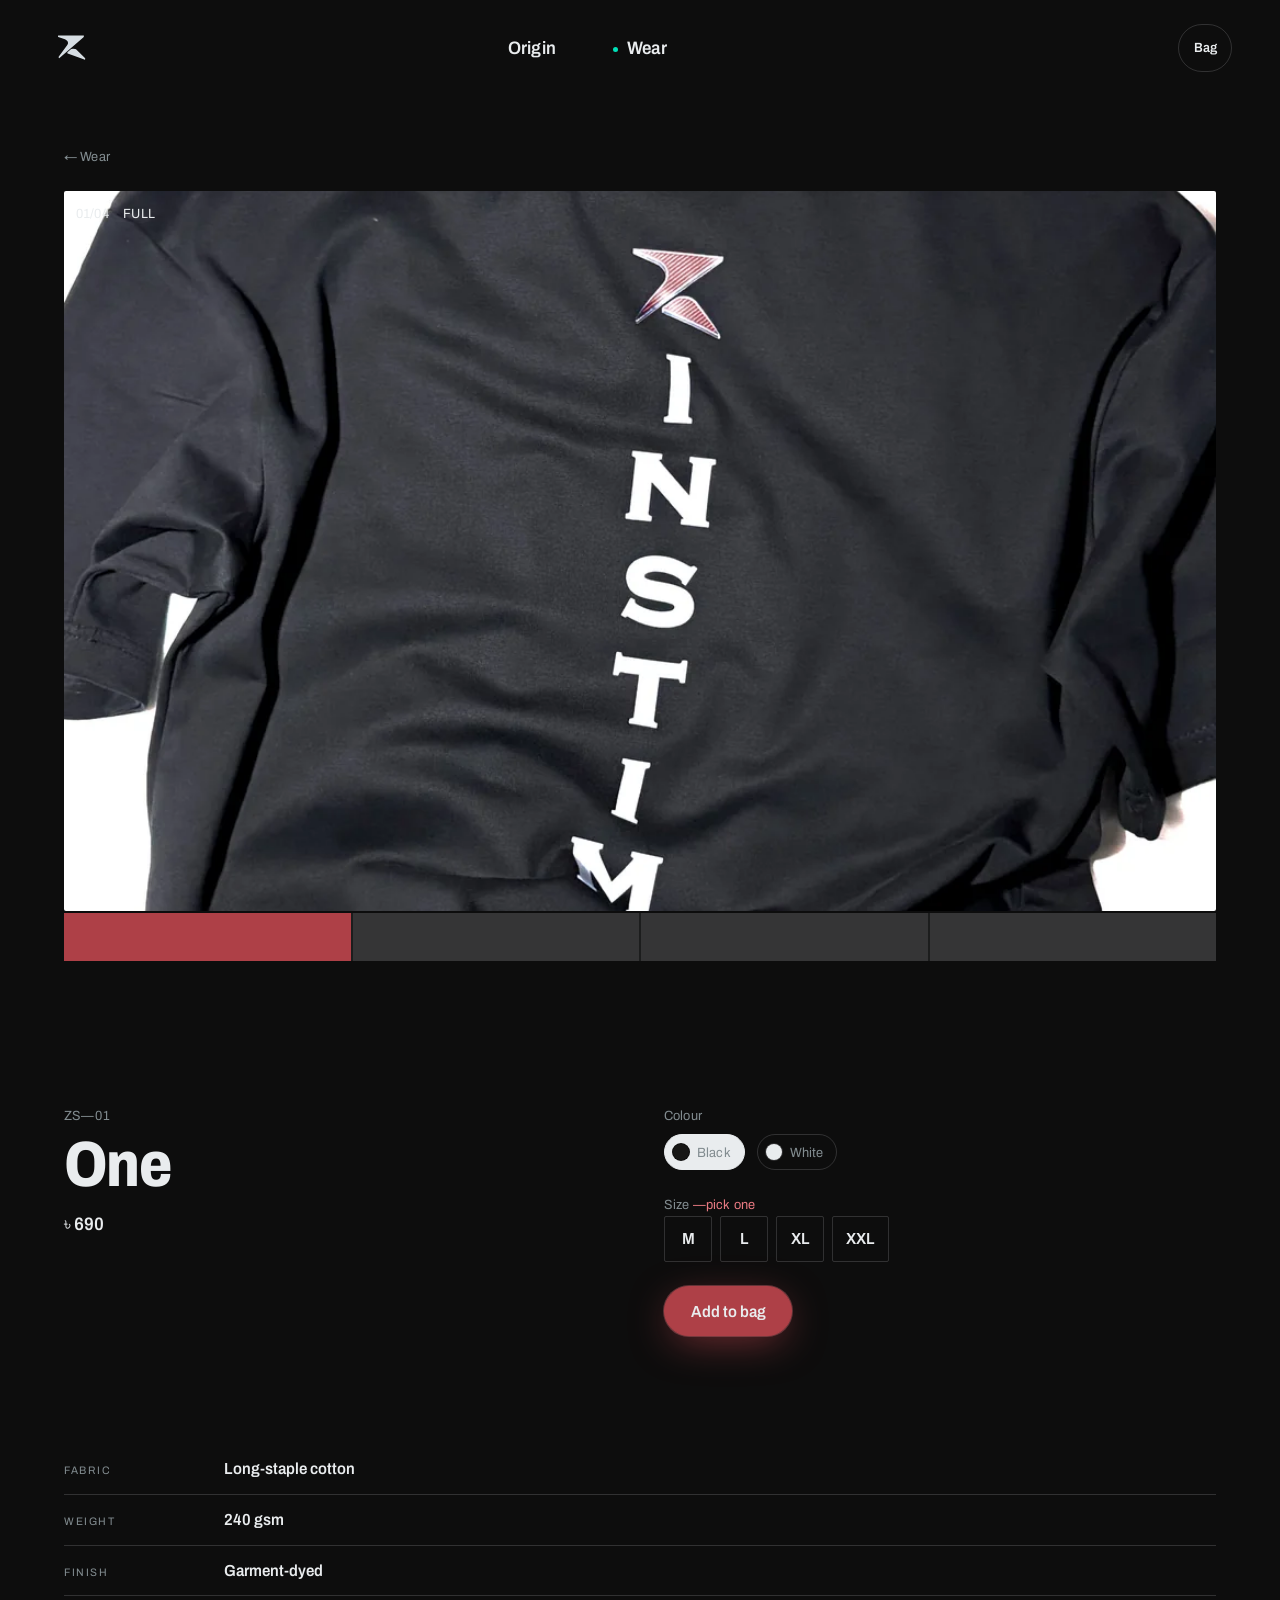
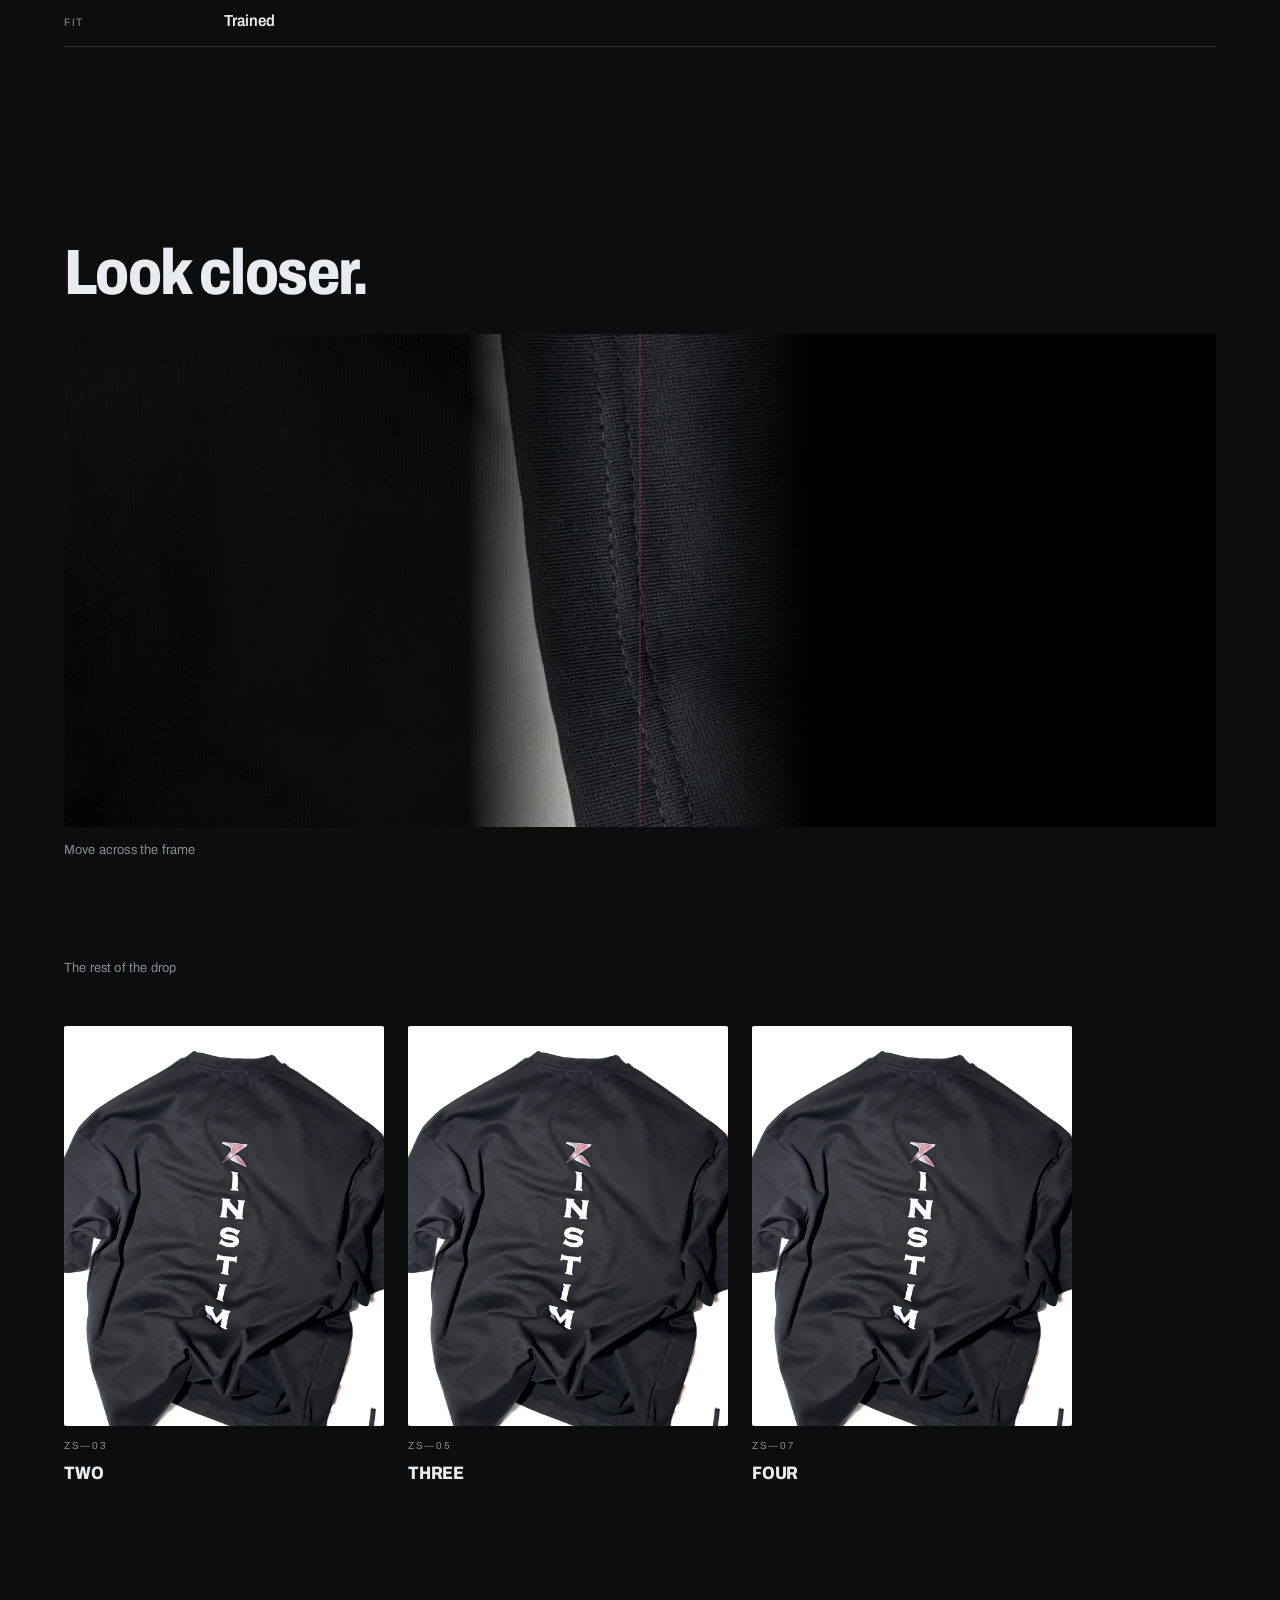
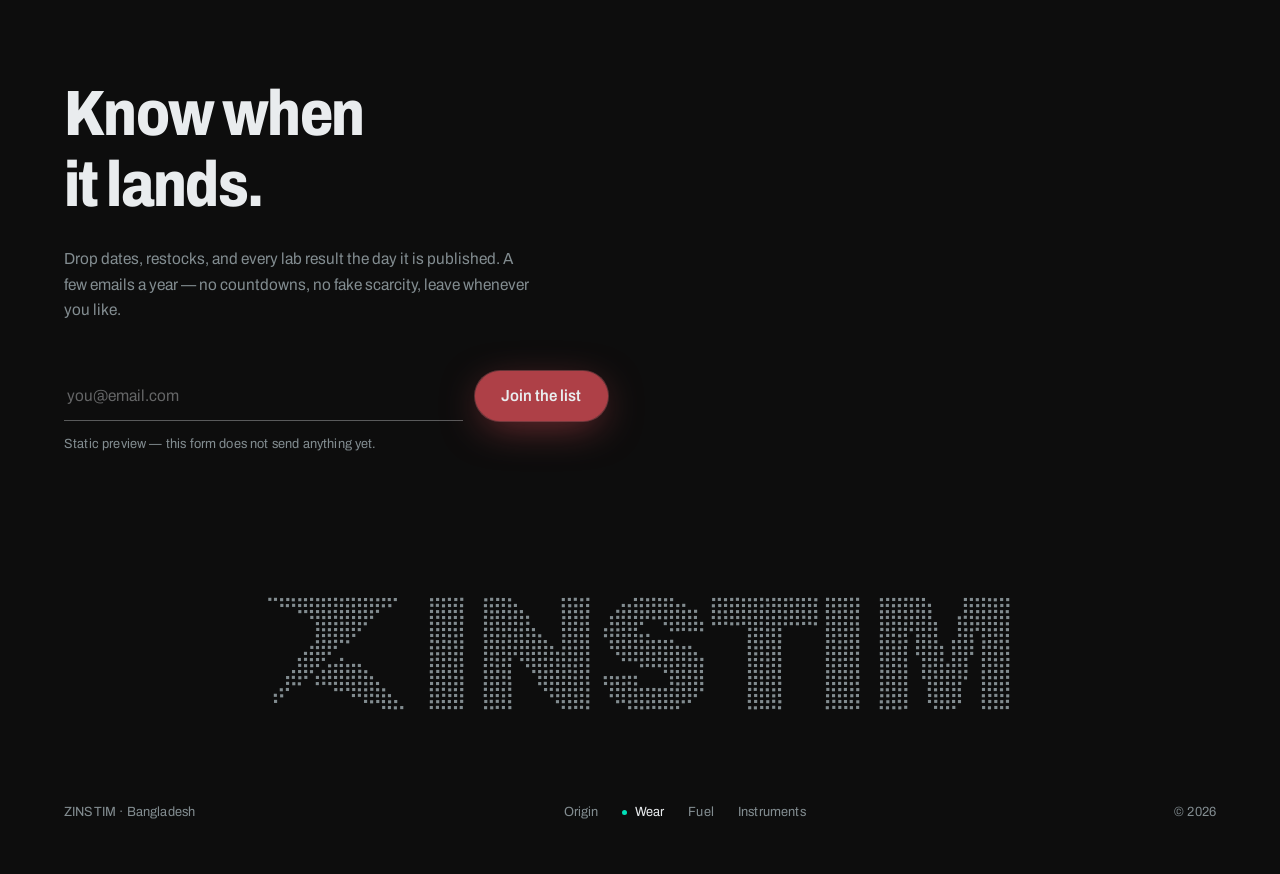
<file: piece.html>
<!DOCTYPE html>
<html lang="en">
<head>
<meta charset="utf-8">
<meta name="viewport" content="width=device-width, initial-scale=1">
<title>Piece &mdash; ZinStim</title>
<meta name="description" content="Apparel. Drop 01 &mdash; three colourways, cut for training and made to outlast the drop.">
<link rel="icon" type="image/png" sizes="64x64" href="assets/img/zinstim-favicon.png">
<meta name="theme-color" content="#0D0D0D">
<meta property="og:type" content="website">
<meta property="og:title" content="Wear — ZinStim">
<meta property="og:description" content="Apparel. Drop 01 &mdash; three colourways, cut for training and made to outlast the drop.">
<link rel="preconnect" href="https://fonts.googleapis.com">
<link rel="preconnect" href="https://fonts.gstatic.com" crossorigin>
<link href="https://fonts.googleapis.com/css2?family=Archivo:ital,wdth,wght@0,62..125,100..900;1,62..125,100..900&family=Anek+Bangla:wdth,wght@75..125,100..800&family=Space+Mono:wght@400;700&display=swap" rel="stylesheet">
<script>/* arriving from another page: before the first paint, resume the mark's pass at the point the clock says it has got to (see transition in brand.css) */try{var zs=+sessionStorage.getItem('zs-arrive')||0;if(zs){sessionStorage.removeItem('zs-arrive');window.zsStart=zs;var zd=Date.now()-zs;zd=zd<0?0:(zd>950?950:zd);document.documentElement.style.setProperty('--zs-resume',-zd+'ms');document.documentElement.classList.add('is-arriving')}}catch(e){}</script>
<link rel="stylesheet" href="assets/css/brand.css">
</head>
<body class="night">

<header class="masthead">
  <a class="home" href="index.html" aria-label="ZinStim — home">
    <span class="home__mark">
      <svg class="vessel mark" viewBox="0 0 128 114" aria-hidden="true" focusable="false"><defs><clipPath id="mark-clip"><path d="M3.6,106.0 L5.5,106.9 L8.4,105.0 L120.1,7.8 L121.9,5.2 L122.0,1.4 L121.1,0.0 L1.2,0.0 L0.0,1.1 L0.0,5.5 L1.2,6.9 L32.5,18.0 L38.4,20.9 L43.9,26.4 L45.9,30.0 L47.1,34.6 L46.8,38.5 L43.8,44.4 L3.1,100.5Z"/><path d="M44.1,79.2 L44.1,83.6 L45.6,84.9 L123.9,113.1 L124.5,113.9 L126.5,113.9 L127.9,111.8 L127.9,107.6 L88.4,67.9 L84.9,65.2 L80.1,63.1 L71.1,62.0 L62.8,64.0 L57.8,67.1Z"/></clipPath><mask id="mark-fill" maskUnits="userSpaceOnUse" x="0" y="0" width="128" height="114"><g class="vessel__level"><path class="vessel__liquid" d="M-200,7 Q-187.5,0 -175,7 T-150,7 T-125,7 T-100,7 T-75,7 T-50,7 T-25,7 T0,7 T25,7 T50,7 T75,7 T100,7 T125,7 T150,7 T175,7 T200,7 T225,7 T250,7 T275,7 T300,7 T325,7 T350,7 T375,7 T400,7 V240 H-200 Z"/></g></mask></defs><path class="mark__body" d="M3.6,106.0 L5.5,106.9 L8.4,105.0 L120.1,7.8 L121.9,5.2 L122.0,1.4 L121.1,0.0 L1.2,0.0 L0.0,1.1 L0.0,5.5 L1.2,6.9 L32.5,18.0 L38.4,20.9 L43.9,26.4 L45.9,30.0 L47.1,34.6 L46.8,38.5 L43.8,44.4 L3.1,100.5Z M44.1,79.2 L44.1,83.6 L45.6,84.9 L123.9,113.1 L124.5,113.9 L126.5,113.9 L127.9,111.8 L127.9,107.6 L88.4,67.9 L84.9,65.2 L80.1,63.1 L71.1,62.0 L62.8,64.0 L57.8,67.1Z"/><g clip-path="url(#mark-clip)" mask="url(#mark-fill)"><image class="mark__art" href="assets/img/zinstim-mark.png" width="128" height="114"/></g></svg>
    </span>
  </a>
  <nav class="navgroup" aria-label="Primary" data-group>
    <a class="origin t-ui" href="origin.html">Origin</a>
    <div class="capsule" data-capsule>
      <a class="capsule__label t-ui is-here" data-label href="wear.html">Wear</a>
      <span class="morph" aria-hidden="true"></span>
      <ul class="items">
        <li class="item"><a class="rise t-ui is-current" href="wear.html">Wear</a></li>
        <li class="item"><a class="rise t-ui" href="fuel.html">Fuel</a></li>
        <li class="item"><a class="rise t-ui" href="instruments.html">Instruments</a></li>
      </ul>
    </div>
  </nav>
  <button class="bag" type="button" data-bag-open aria-haspopup="dialog">
    <span class="bag__label">Bag</span>
    <span class="bag__count" data-bag-count aria-hidden="true">0</span>
  </button>

</header>

<main data-piece>

  <section class="band" style="padding-top:var(--space-lg);padding-bottom:0">
    <div class="shell">
      <p class="t-meta"><a href="wear.html" style="color:var(--ink-2)">&larr; Wear</a></p>
    </div>
  </section>

  <!-- FLICK — a thumb dragged across the frames, which is how anyone
       actually looks at a set of photographs. Hard cuts, no crossfade:
       the frame is simply the next one. §flick in shop.js. -->
  <section class="band" style="padding-top:var(--space-md)">
    <div class="shell">
      <div class="flick">
        <div class="flick__view">
          <img data-flick-img src="" alt="">
          <p class="flick__meta">
            <span class="t-meta" data-flick-no>01/04</span>
            <span class="t-meta" data-flick-tag></span>
          </p>
        </div>
        <div class="scrub" data-flick-scrub><span class="scrub__head" data-flick-head></span></div>
      </div>
    </div>
  </section>

  <section class="band" style="padding-top:var(--space-lg)">
    <div class="shell piece-buy">
      <div class="piece-buy__head">
        <p class="t-meta" data-p-code></p>
        <h1 class="t-head" data-p-name style="margin:.3rem 0 0"></h1>
        <p class="price" data-p-price style="margin-top:var(--space-sm)"></p>
      </div>

      <div class="piece-buy__pick">
        <p class="t-meta" style="color:var(--ink-2)">Colour</p>
        <div class="swatchrow" data-p-colours role="group" aria-label="Colourway"></div>

        <p class="t-meta" style="margin-top:var(--space-md)"><span data-p-sizelabel>Size</span></p>
        <ul class="sizes" data-p-sizes></ul>

        <p style="margin-top:var(--space-md)">
          <button class="btn" type="button" data-p-add>Add to bag</button>
        </p>
        <p class="t-meta" data-p-state style="color:var(--ink-2);margin-top:var(--space-sm)"></p>
      </div>
    </div>
  </section>

  <section class="band" style="padding-top:0">
    <div class="shell">
      <table class="specs" data-p-specs role="table"></table>
    </div>
  </section>

  <!-- SLIT — the torch that finds cloth in a dark room, under a
       heading that says look closely. §slit in shop.js. -->
  <section class="band">
    <div class="shell">
      <p class="t-head lines" data-reveal style="max-width:18ch">
        <span class="ln"><span>Look closer.</span></span>
      </p>
      <div class="slit" data-slit style="margin-top:var(--space-md)">
        <div class="slit__layer slit__layer--dim"><img data-slit-dim src="" alt="" aria-hidden="true"></div>
        <div class="slit__layer slit__layer--lit"><img data-slit-lit src="" alt=""></div>
        <span class="slit__edge" aria-hidden="true"></span>
      </div>
      <p class="t-meta" style="margin-top:var(--space-sm);color:var(--ink-2)">Move across the frame</p>
    </div>
  </section>

  <section class="band" style="padding-top:0">
    <div class="shell">
      <p class="t-meta" style="color:var(--ink-2)">The rest of the drop</p>
      <div class="cardgrid" data-p-others></div>
    </div>
  </section>

  <div class="buybar" data-buybar>
    <span class="price" data-buybar-price></span>
    <button class="btn" type="button" data-p-add>Add to bag</button>
  </div>

  <!-- JOIN — the only conversion on the site, and every page ends on it. -->
  <section class="band band--dark join" id="waitlist">
    <div class="shell">
      <p class="t-head lines" data-reveal>
        <span class="ln"><span>Know when</span></span>
        <span class="ln"><span>it lands.</span></span>
      </p>
      <p class="t-body join__lede">
        Drop dates, restocks, and every lab result the day it is published.
        A few emails a year &mdash; no countdowns, no fake scarcity, leave whenever
        you like.
      </p>
      <div class="signup">
        <label class="join__label" for="email">Email address</label>
        <input id="email" type="email" inputmode="email" autocomplete="email" placeholder="you@email.com">
        <button class="btn" type="button" data-join>Join the list</button>
      </div>
      <p class="t-meta join__note">Static preview &mdash; this form does not send anything yet.</p>
    </div>
  </section>
 
  <div class="cleave cleave--light" data-reveal aria-hidden="true">
    <svg viewBox="0 0 1200 300" preserveAspectRatio="none">
      <path d="M0,0 L0,118 L84,146 L158,104 L246,138 L318,96 L404,128 L486,88 L570,120 L654,78 L740,112 L822,70 L910,102 L992,62 L1078,94 L1148,54 L1200,84 L1200,0 Z"/>
    </svg>
  </div>
 
  <div class="shell">
    <canvas class="dotmark-canvas" data-dotmark-canvas data-dotmark-mark></canvas>
  </div>

  <footer class="shell foot t-meta">
    <span>ZINSTIM &middot; Bangladesh</span>
    <nav class="foot__nav" aria-label="Footer">
      <a href="origin.html">Origin</a>
      <a href="wear.html" aria-current="page">Wear</a>
      <a href="fuel.html">Fuel</a>
      <a href="instruments.html">Instruments</a>
    </nav>
    <span>&copy; 2026</span>
  </footer>

</main>


<!-- THE BAG — a drawer, not a page: adding something must not cost
     you the grid you were reading. -->
<dialog class="drawer" id="bag" aria-label="Your bag">
  <div class="drawer__in">
    <div class="drawer__head">
      <p class="t-ui" style="margin:0">Your bag</p>
      <button class="drawer__close" type="button" data-bag-close aria-label="Close bag">Close</button>
    </div>
    <ul class="drawer__list" data-bag-list></ul>
    <div class="drawer__foot">
      <p class="drawer__sum"><span>Subtotal</span><span class="price" data-bag-sum>&mdash;</span></p>
      <button class="btn" type="button" data-bag-checkout>Checkout</button>
      <!-- A name, a way to reach you and somewhere to send it. The form
           stays shut until you ask to check out, so the bag is still a
           bag. Nothing here takes money: the order is placed and we
           ring to arrange payment. -->
      <!-- novalidate: the browser blocks submit on an invalid form, so
     the submit handler never ran and the shopper got a native
     bubble instead of the sentence written for that field. The
     constraints stay on the inputs — :invalid and :user-invalid
     still work — the script just does the telling. -->
      <form class="checkout" data-checkout hidden novalidate>
        <label><span>Name</span><input name="name" autocomplete="name" required minlength="2"
          data-say="Please give your full name."></label>
        <label><span>Email</span><input name="email" type="email" autocomplete="email" required
          data-say="That email address does not look right."></label>
        <!-- at least seven digits, so a phone that cannot be rung does
             not become a delivery nobody can arrange. Punctuation and a
             country code are allowed; "1" is not. -->
        <label><span>Phone</span><input name="phone" type="tel" inputmode="tel" autocomplete="tel" required
          data-say="A phone number we can reach you on — at least seven digits."></label>
        <label class="checkout--wide"><span>Address</span><input name="address" autocomplete="street-address" required minlength="6"
          data-say="A full street address, so this can actually be delivered."></label>
        <label><span>City</span><input name="city" autocomplete="address-level2" required minlength="2"
          data-say="Which city?"></label>
        <label><span>Postcode</span><input name="postcode" inputmode="numeric" autocomplete="postal-code"></label>
        <button class="btn checkout--wide" type="submit" data-checkout-go>Place order</button>
        <p class="t-meta checkout--wide" data-checkout-state role="status" aria-live="polite"></p>
      </form>
      <p class="drawer__note" data-bag-note>Your bag is kept on this device.</p>
    </div>
  </div>
</dialog>

<script src="assets/js/nav.js" defer></script>
<script src="assets/js/site.js" defer></script>
<script src="assets/js/bag.js" defer></script>
<script src="assets/js/shop.js" defer></script>
<script src="dotmark.js" defer></script>
</body>
</html>
</file>
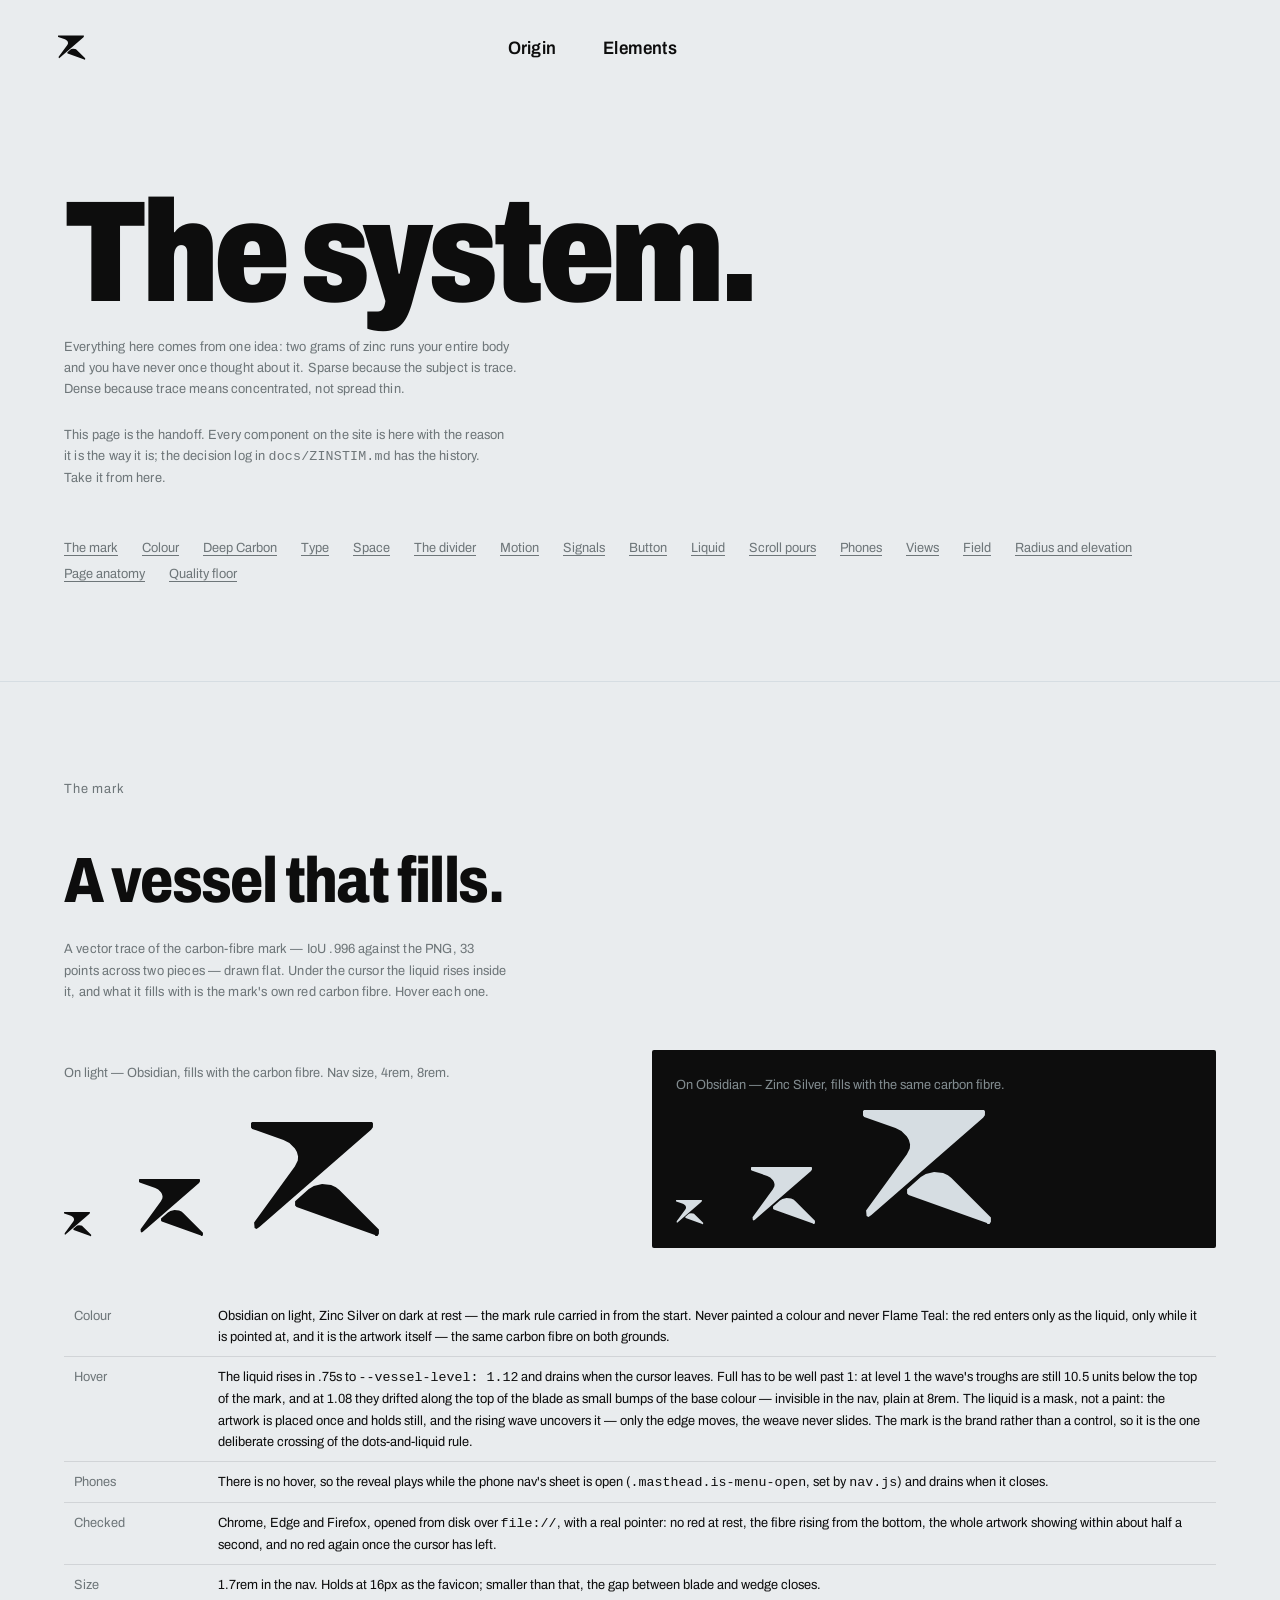
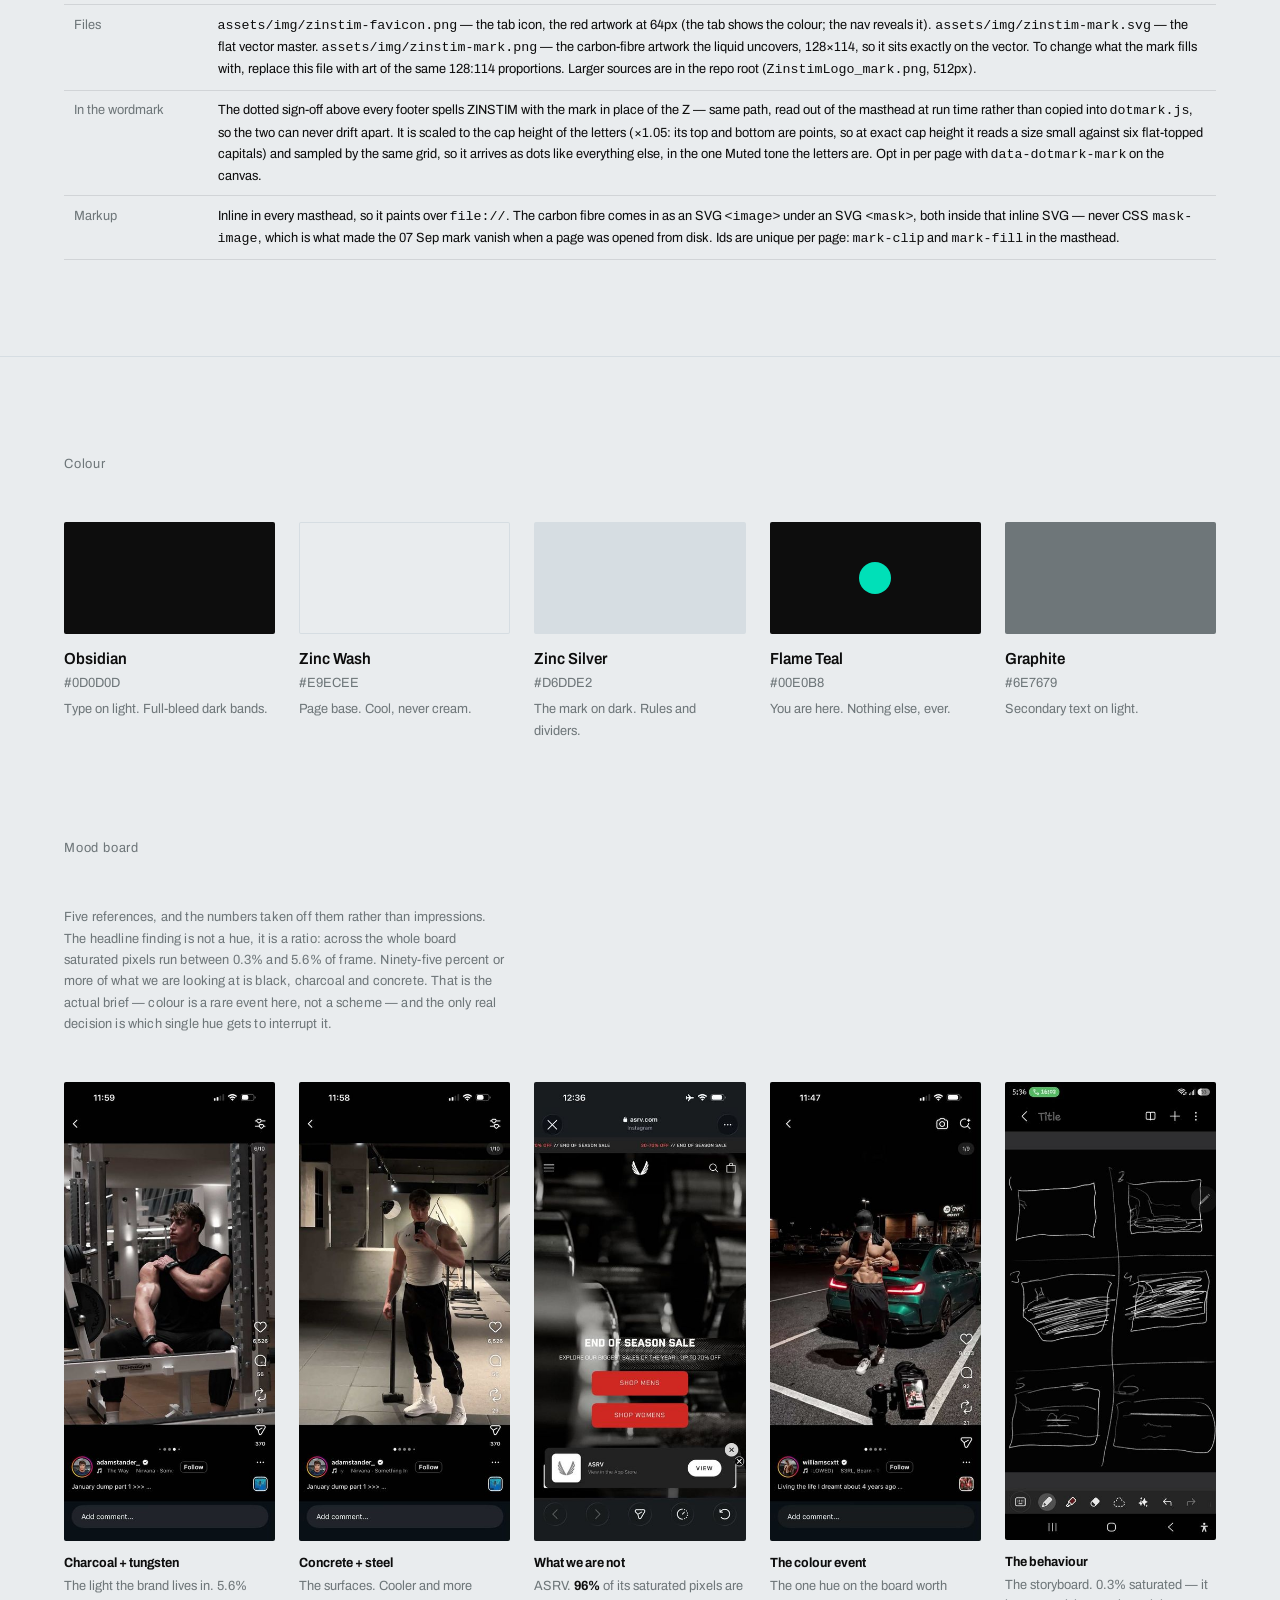
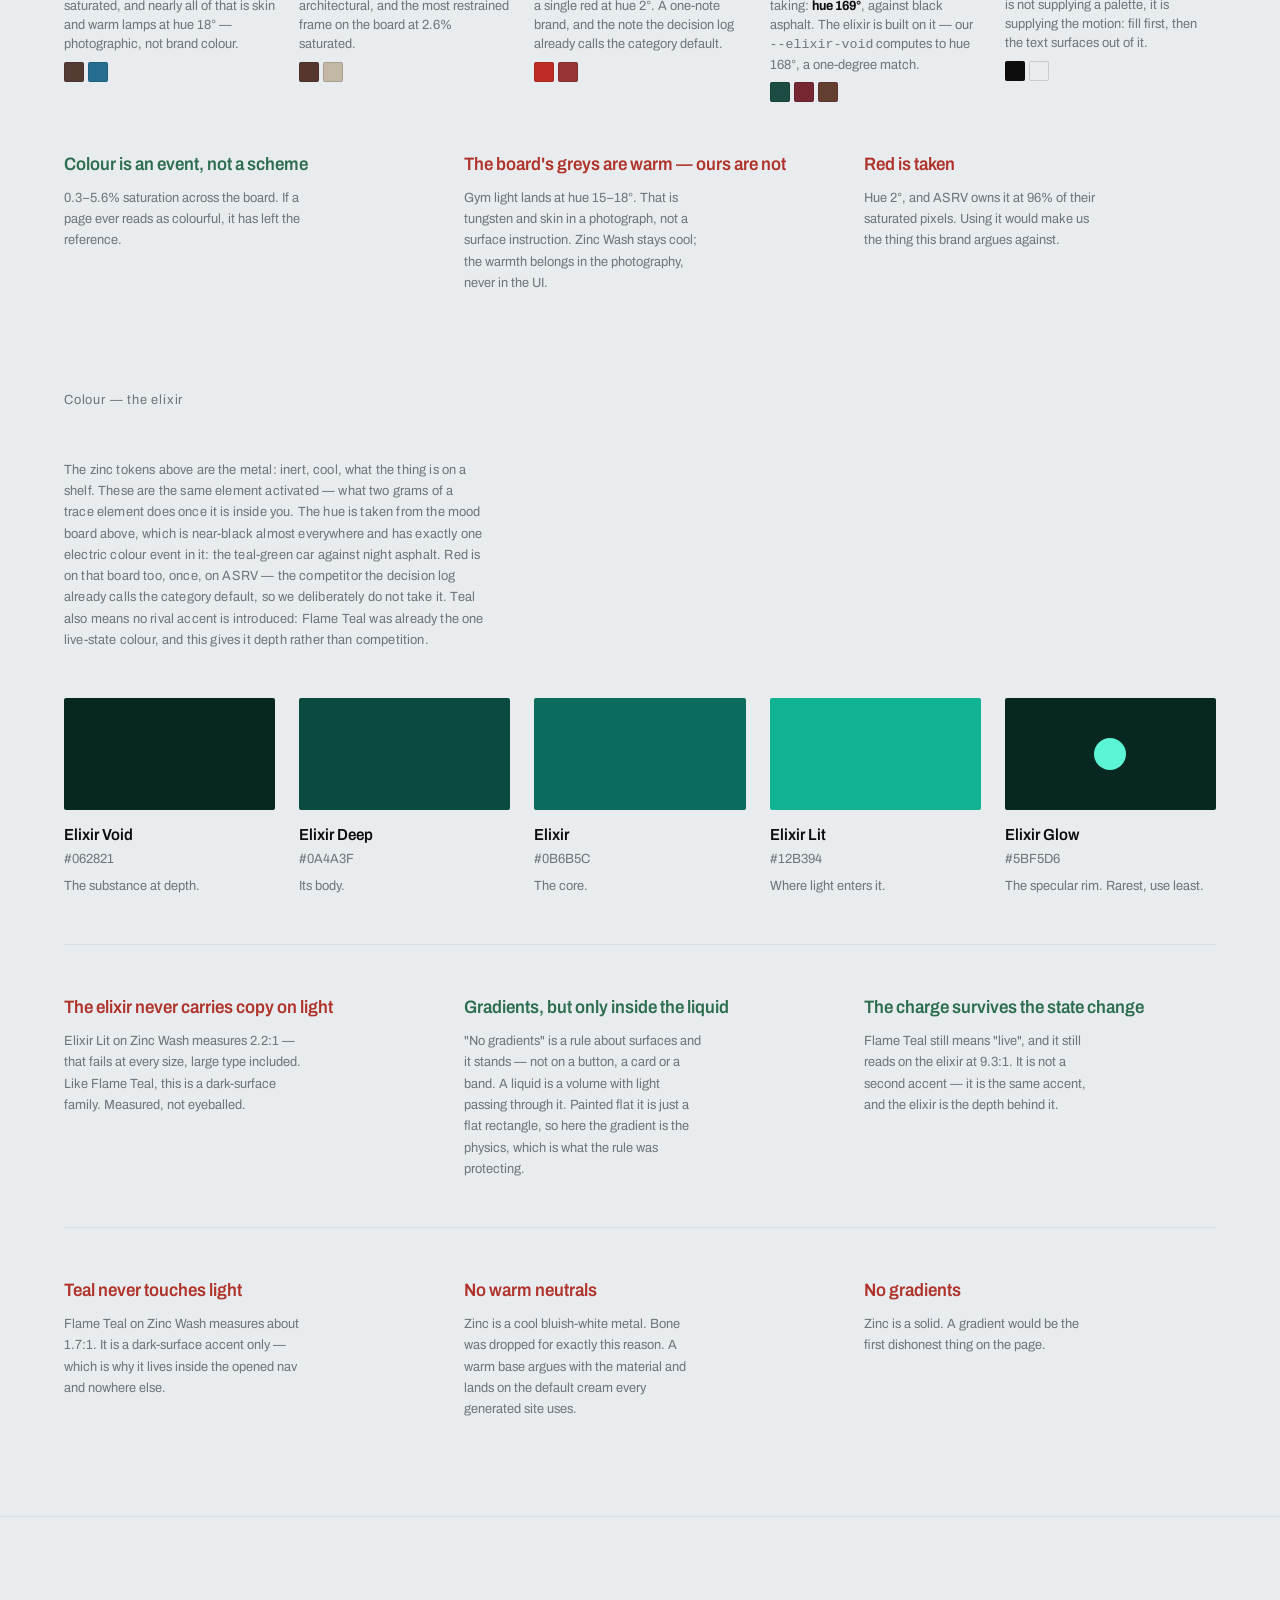
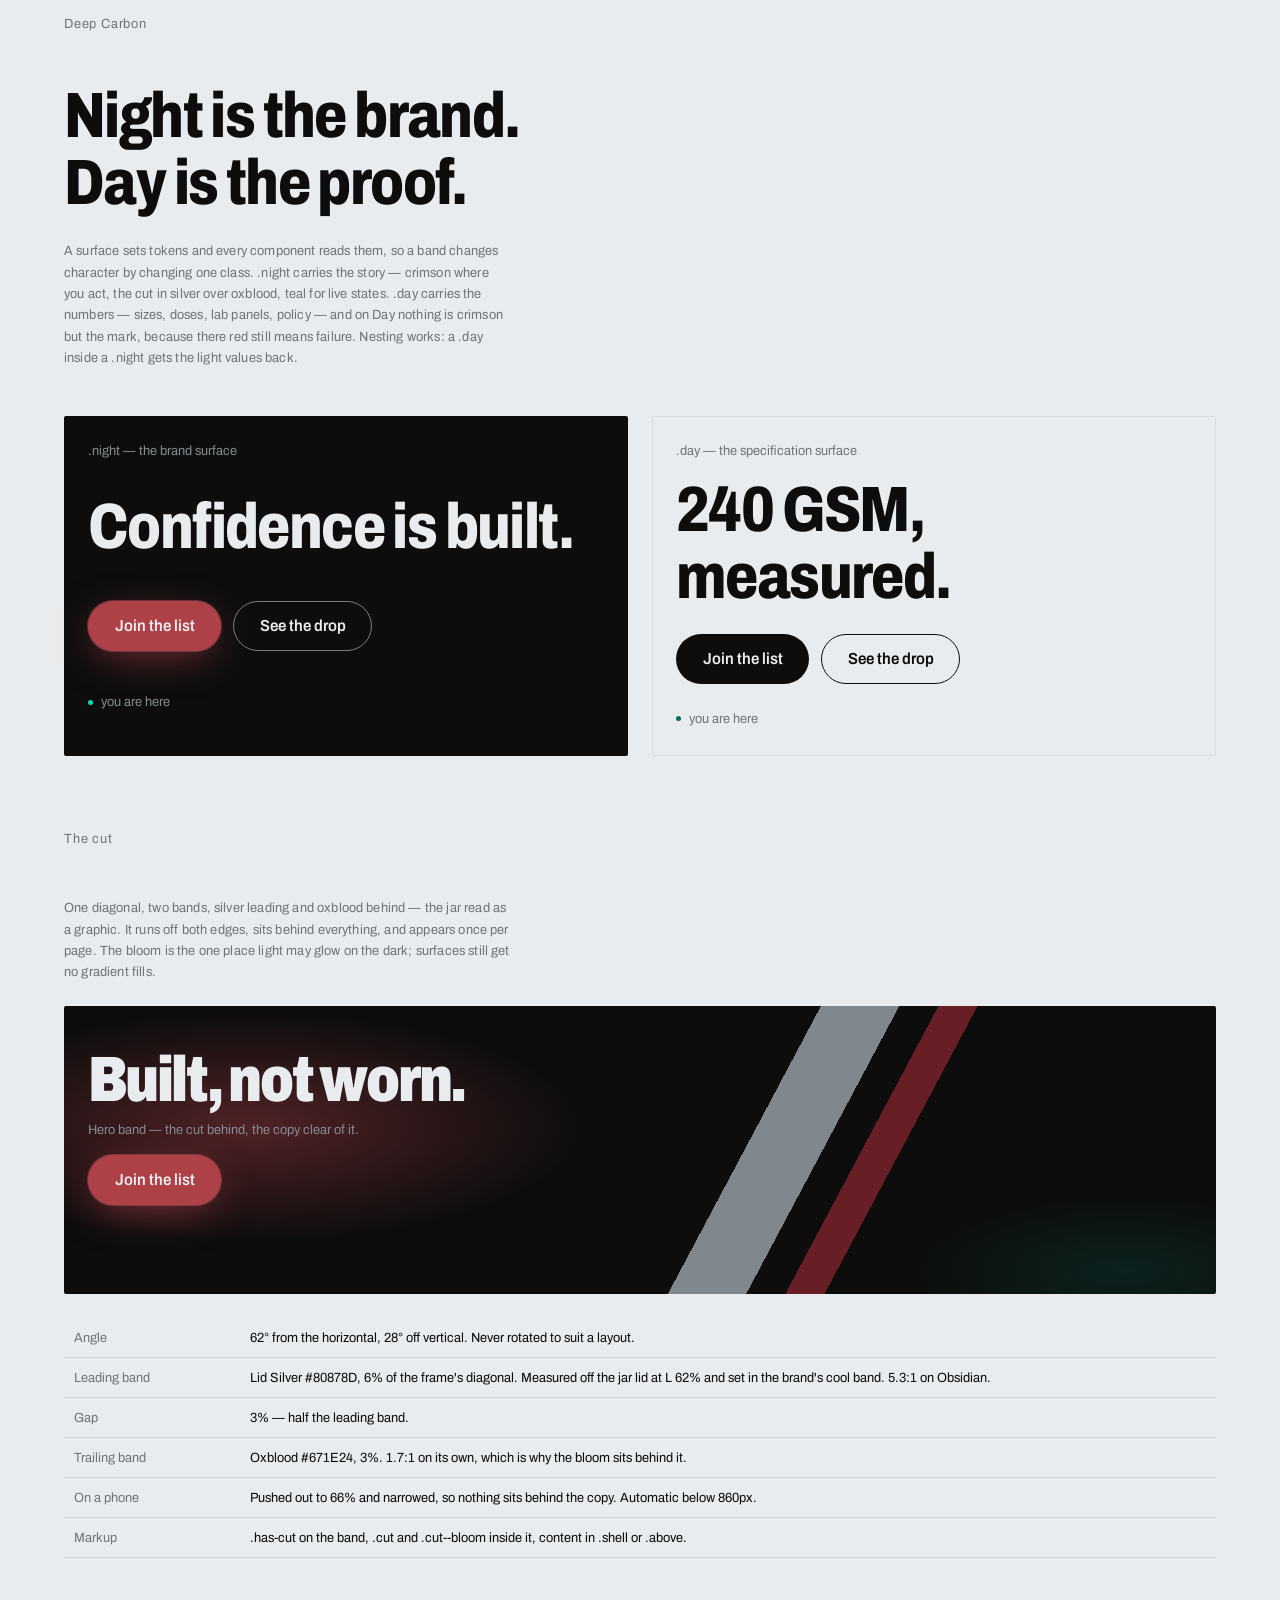
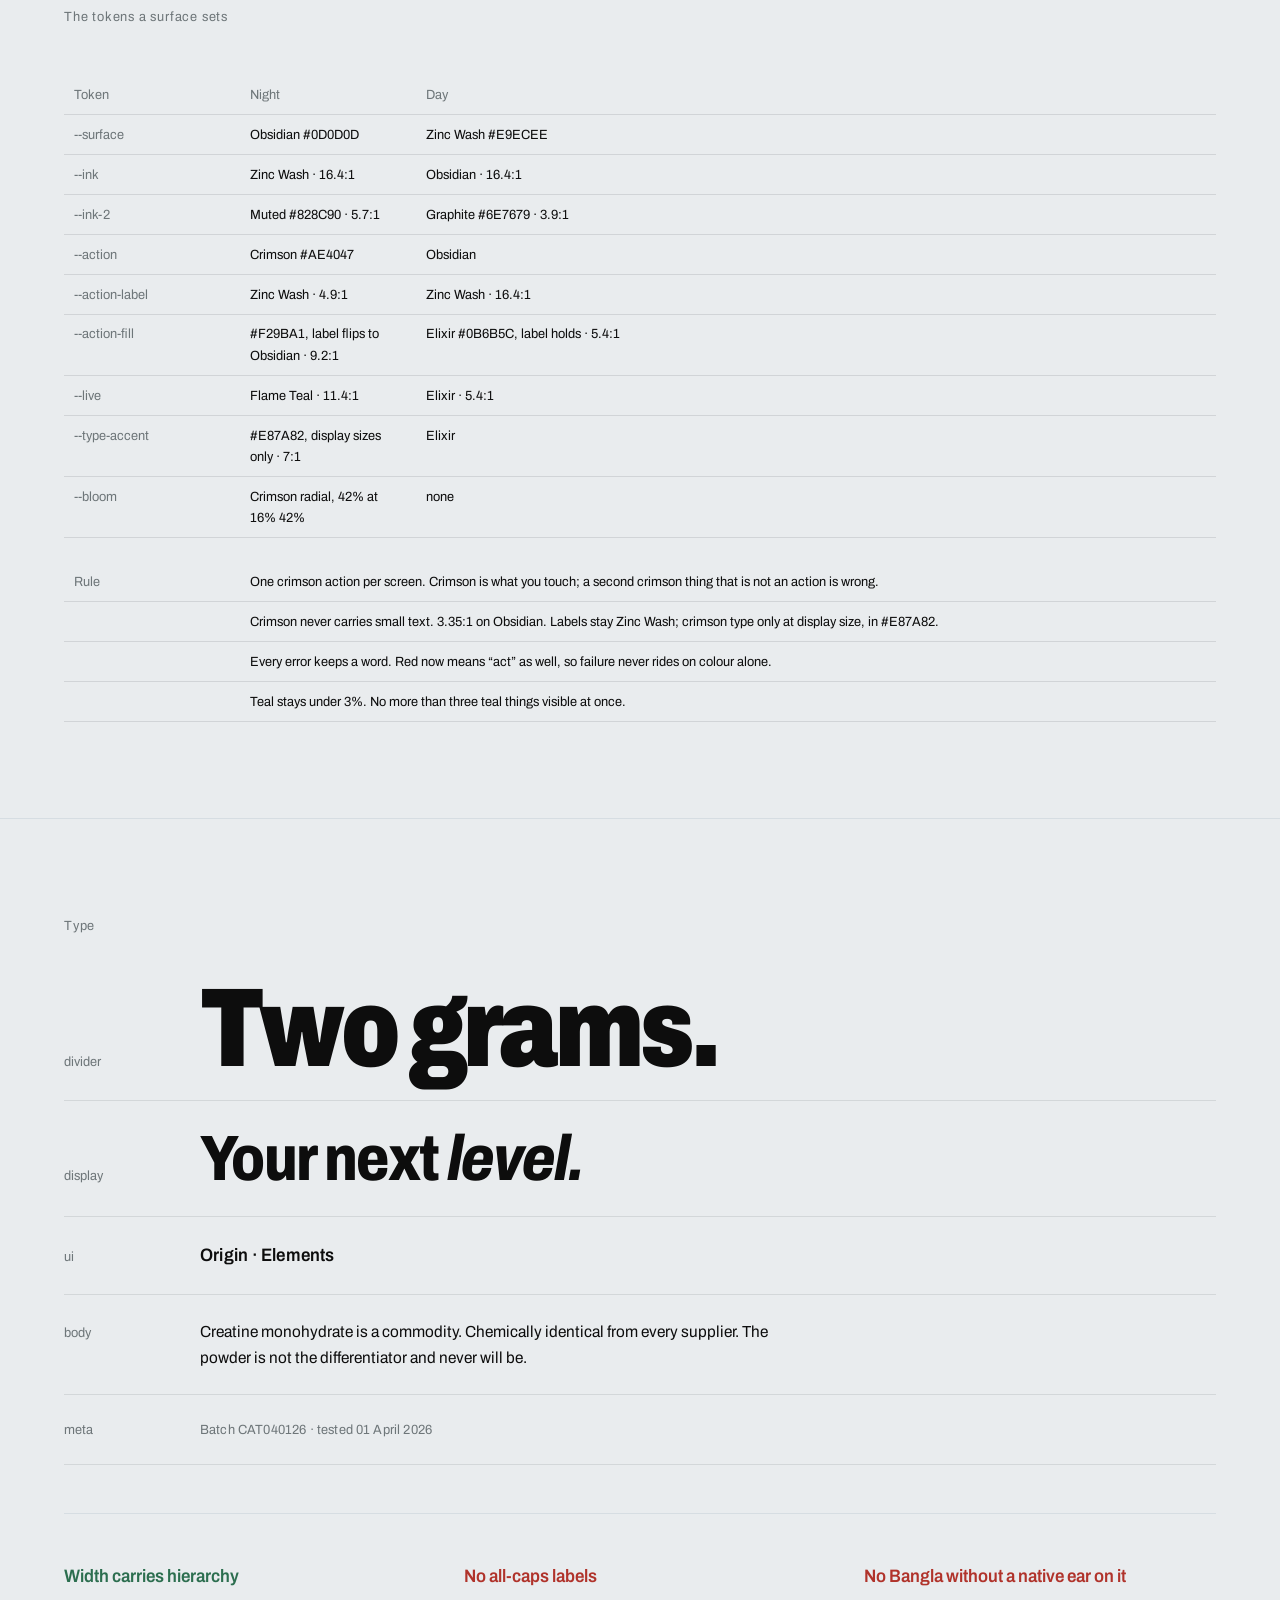
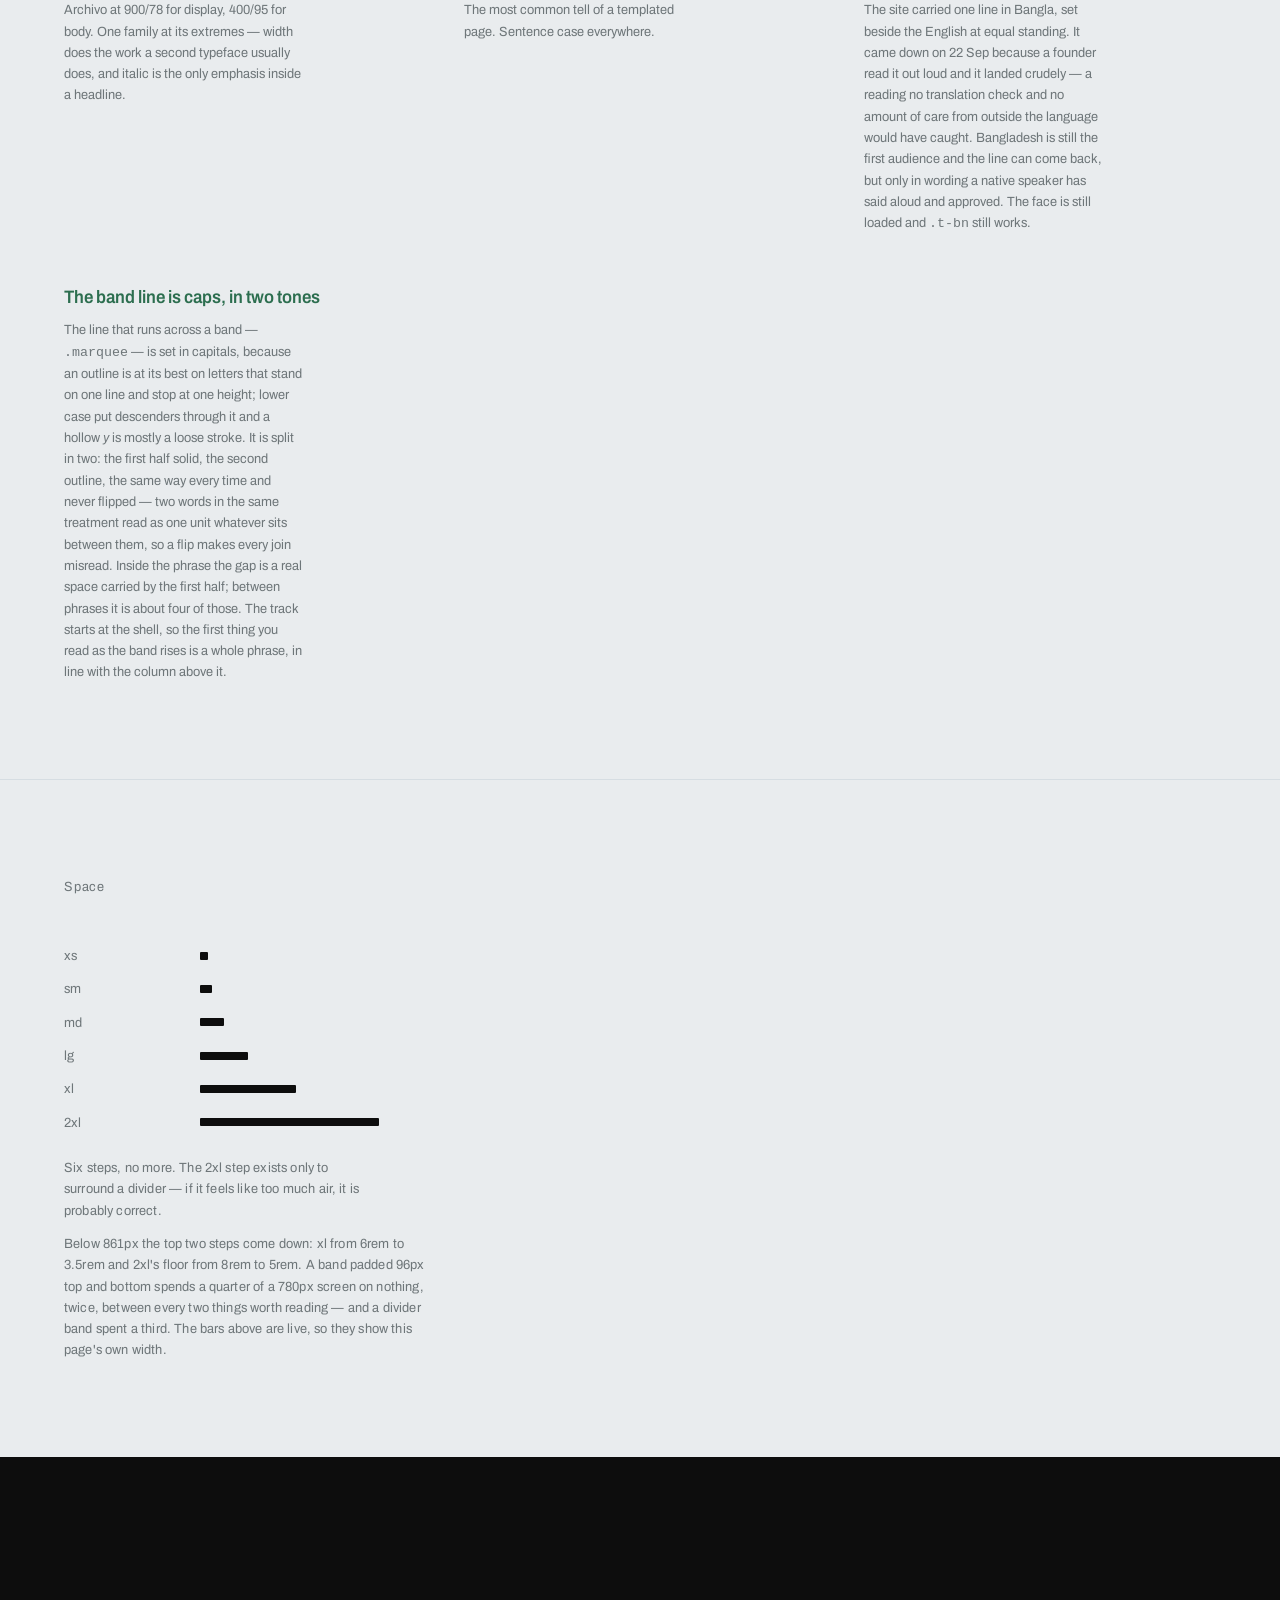
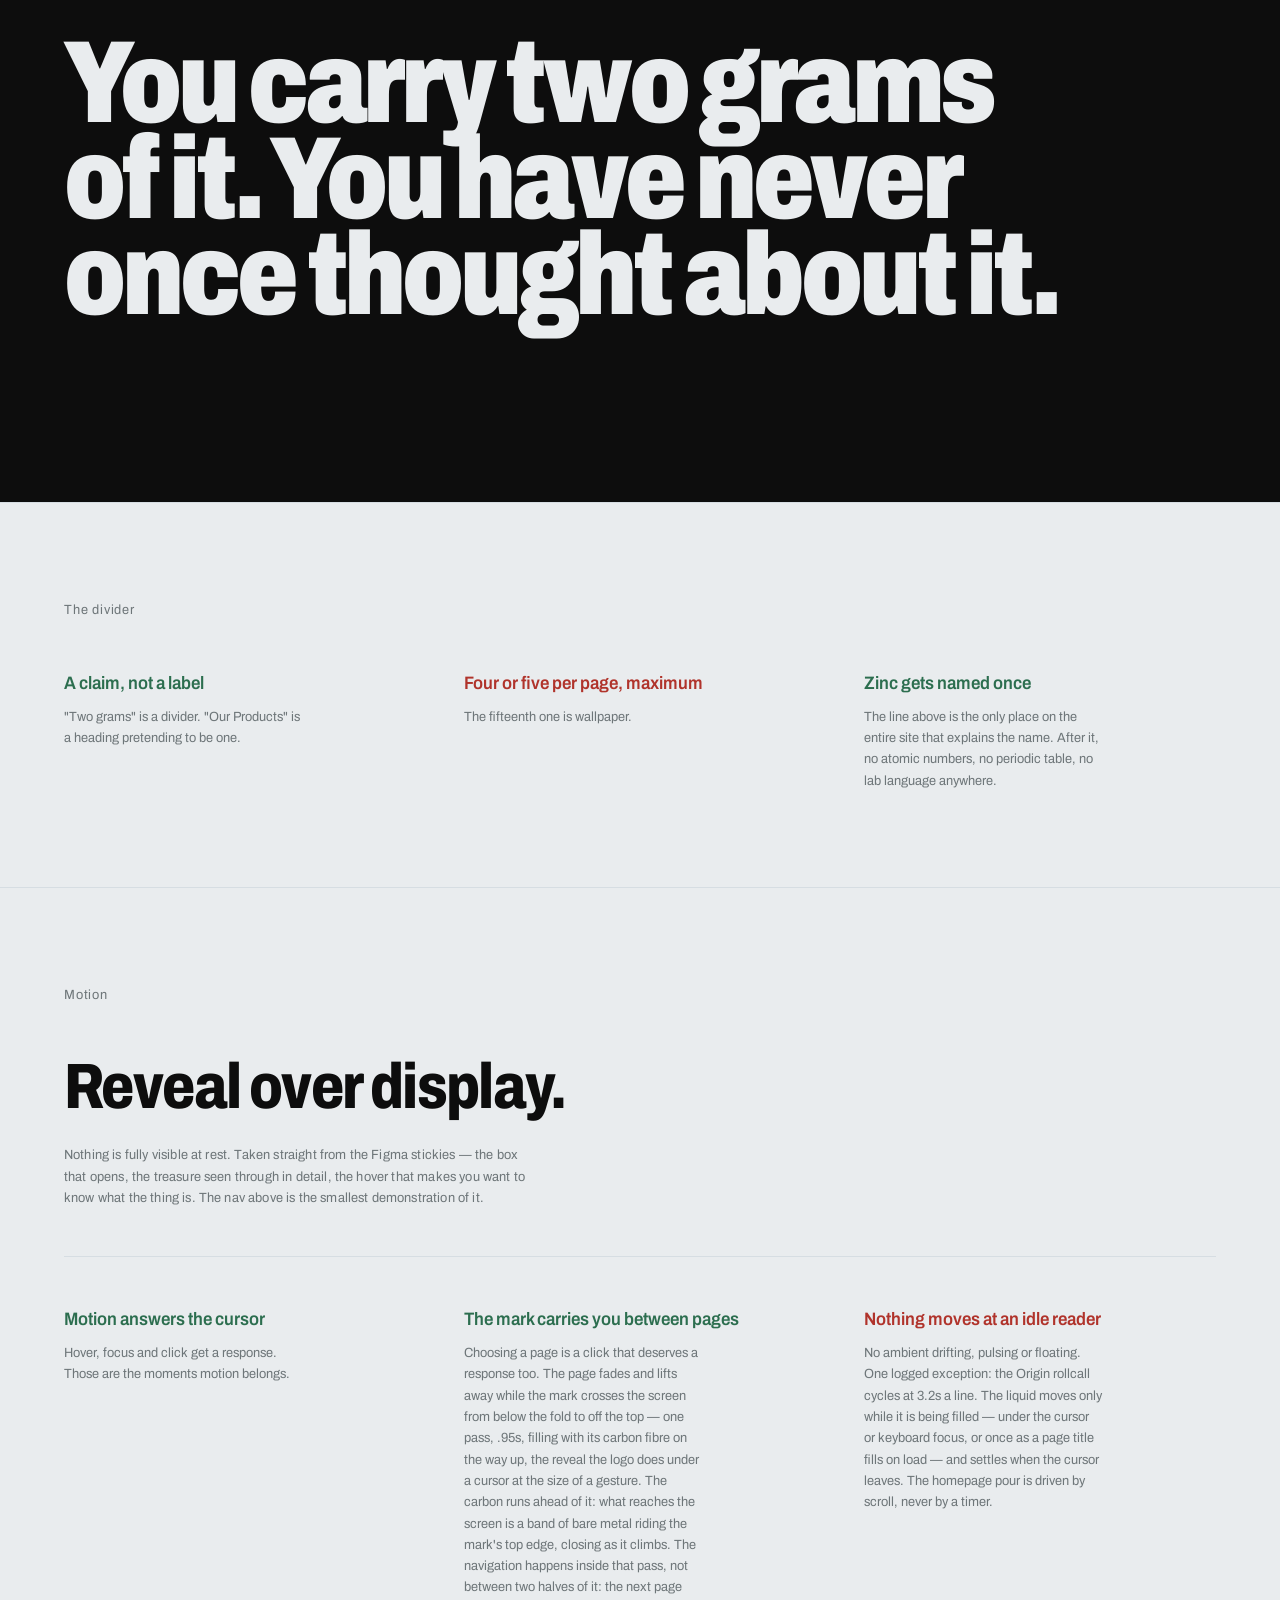
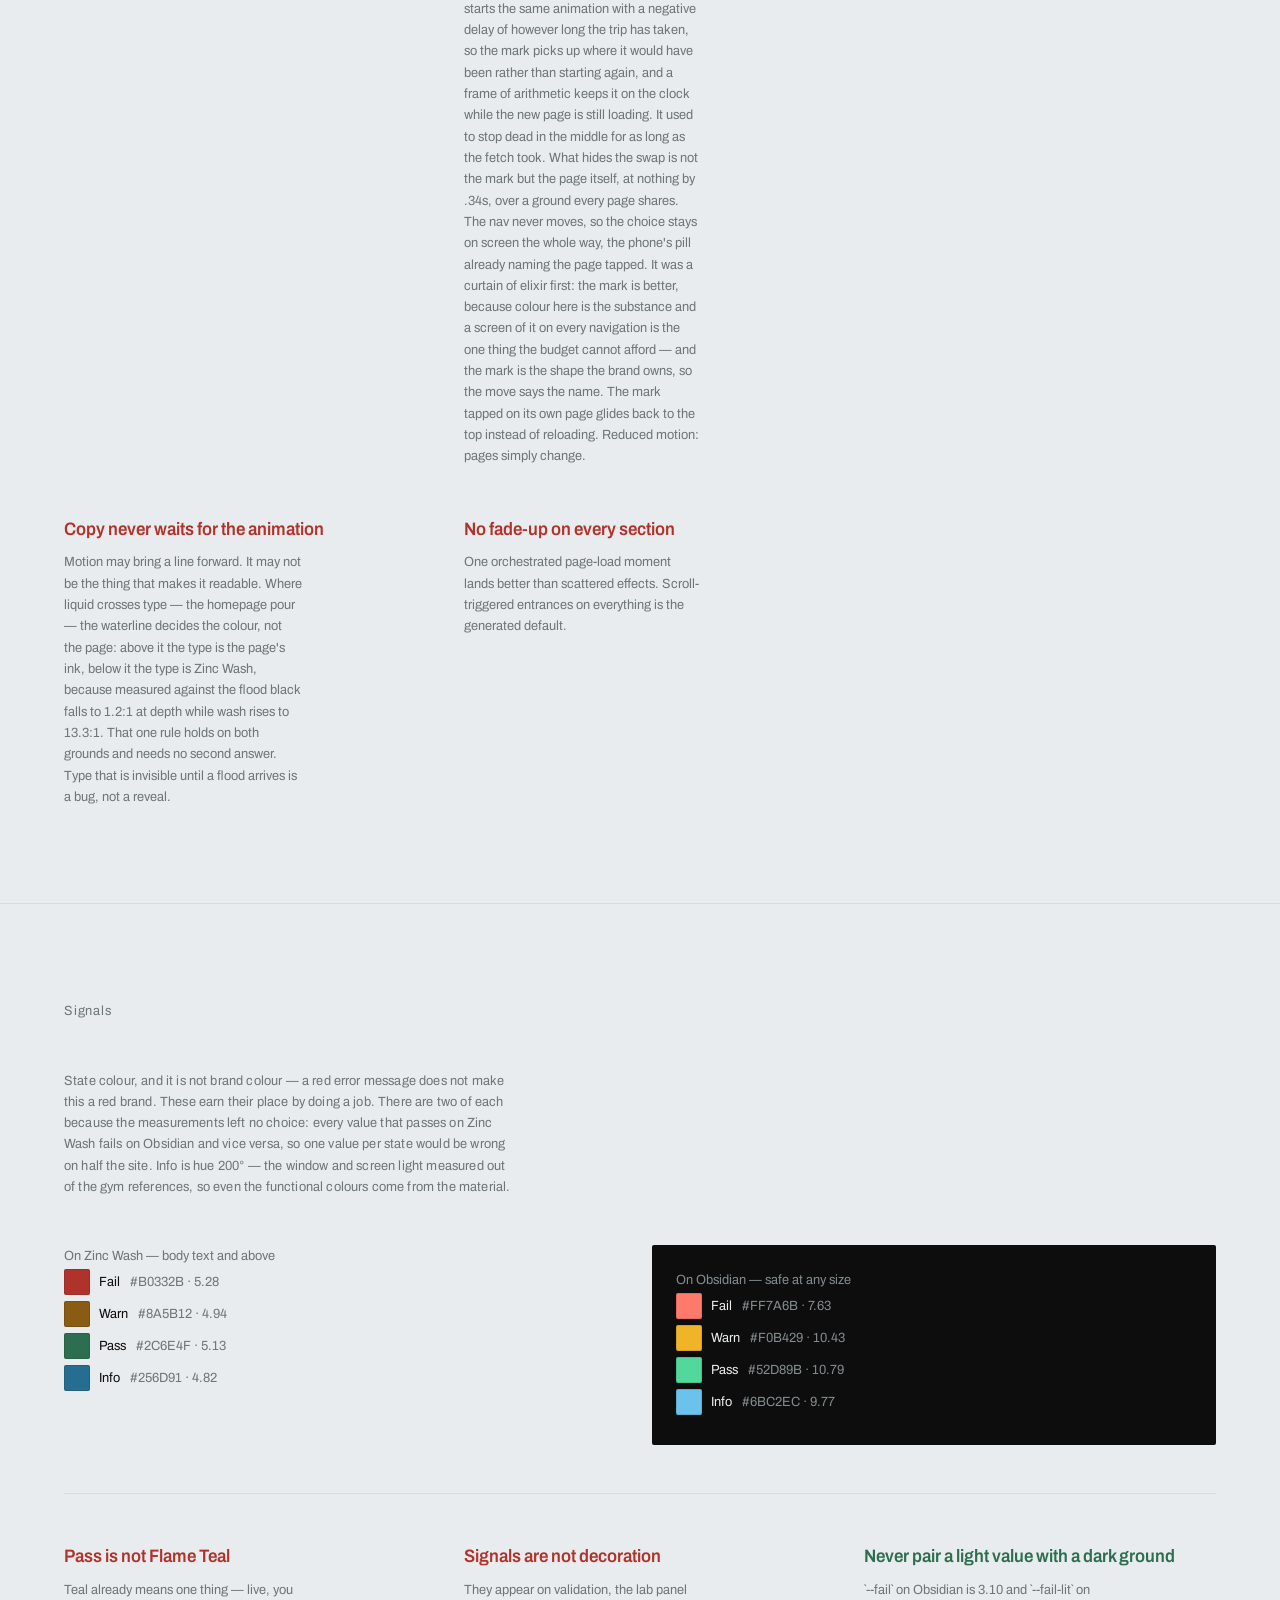
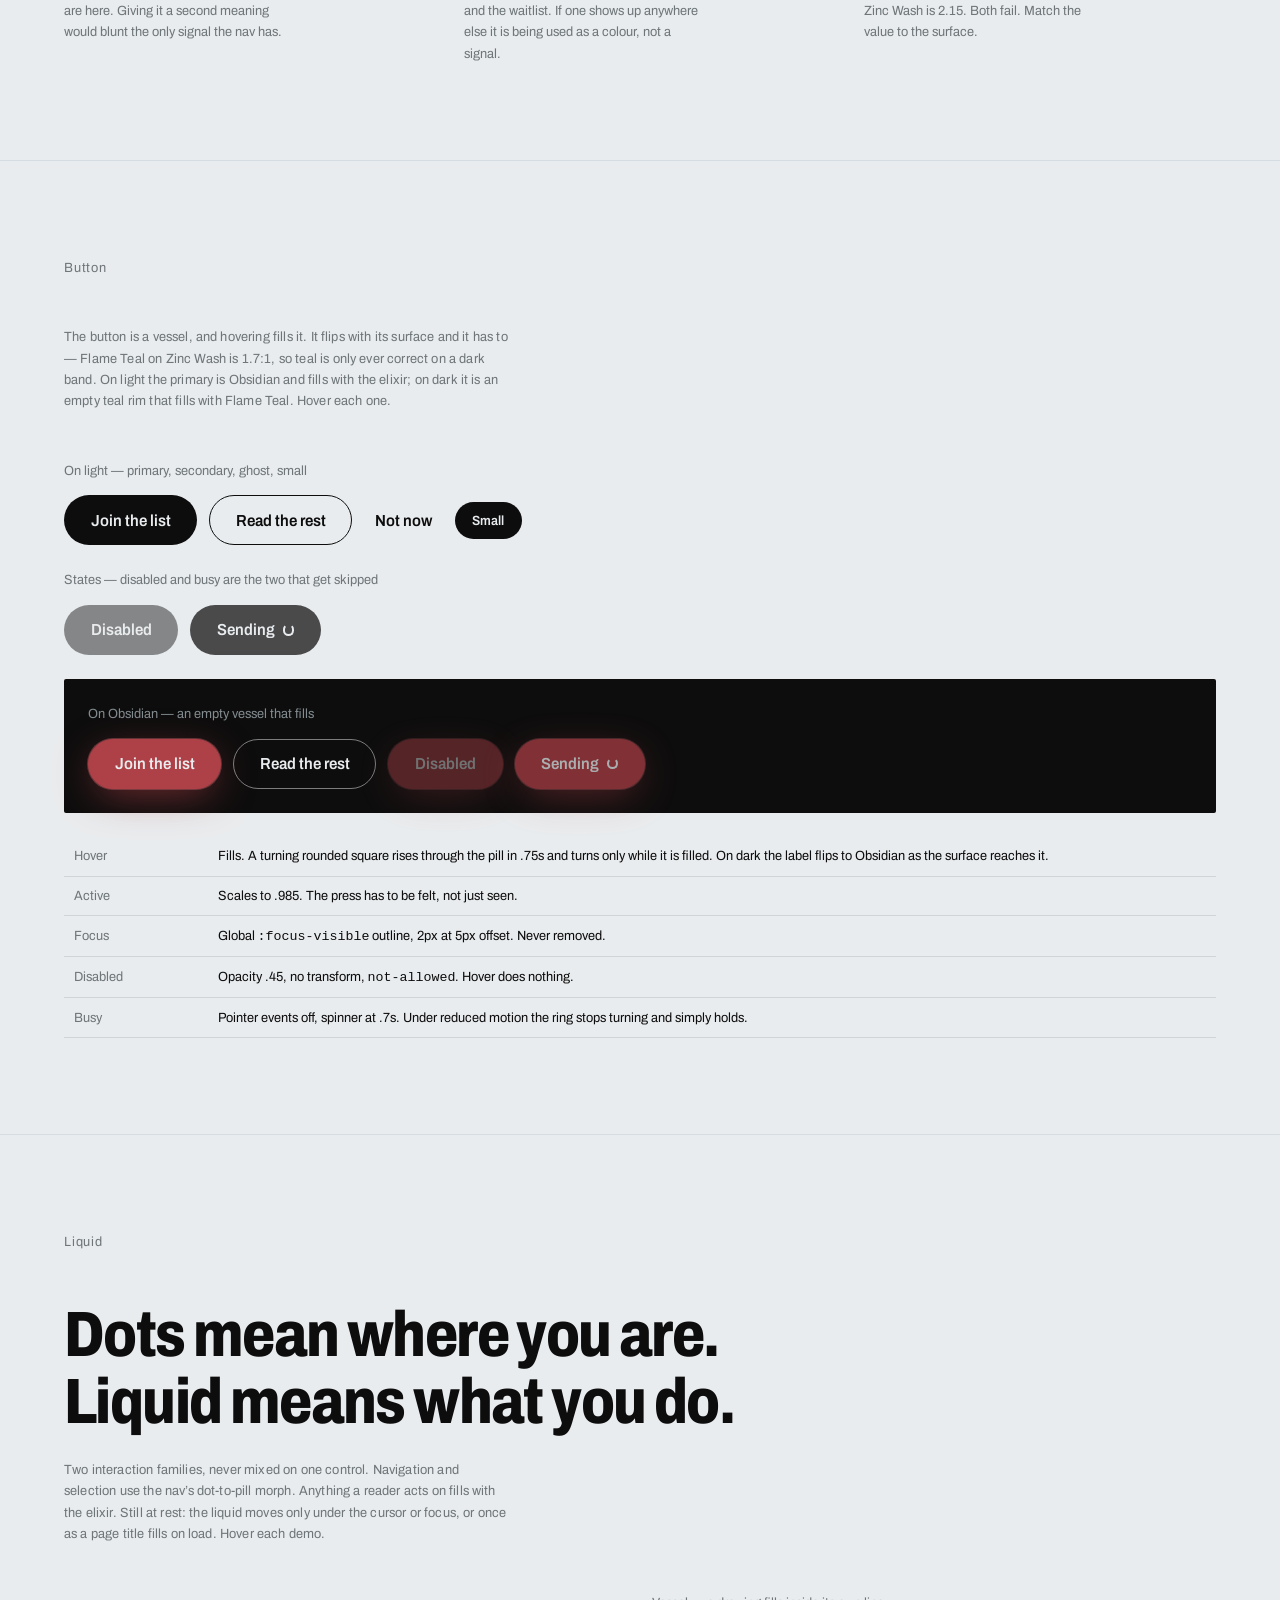
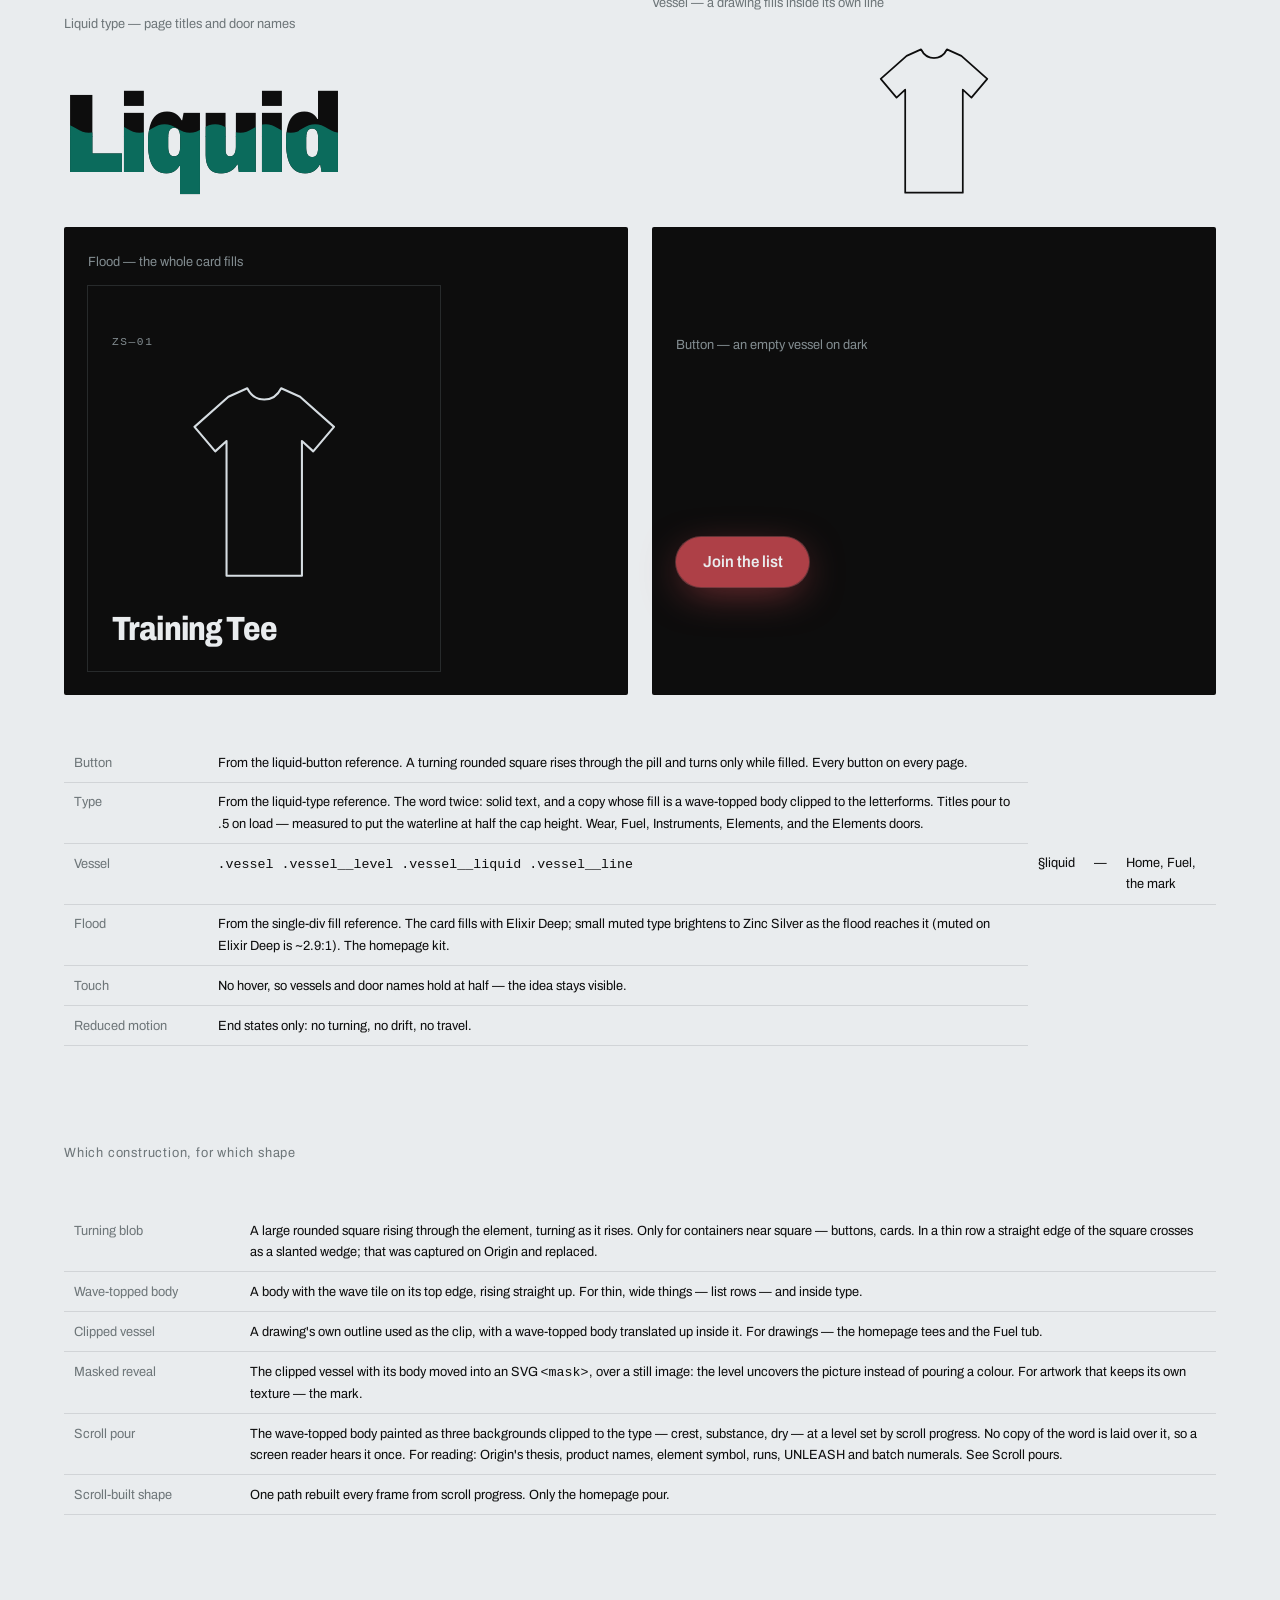
<file: styleguide.html>
<!DOCTYPE html>
<html lang="en">
<head>
<meta charset="utf-8">
<meta name="viewport" content="width=device-width, initial-scale=1">
<title>ZinStim — style guide</title>
<meta name="description" content="The ZinStim design system: tokens, type, motion and the liquid components.">
<link rel="icon" type="image/png" sizes="64x64" href="assets/img/zinstim-favicon.png">
<meta name="theme-color" content="#E9ECEE">
<meta property="og:type" content="website">
<meta property="og:title" content="ZinStim — style guide">
<meta property="og:description" content="The ZinStim design system: tokens, type, motion and the liquid components.">
<link rel="preconnect" href="https://fonts.googleapis.com">
<link rel="preconnect" href="https://fonts.gstatic.com" crossorigin>
<link href="https://fonts.googleapis.com/css2?family=Archivo:ital,wdth,wght@0,62..125,100..900;1,62..125,100..900&family=Anek+Bangla:wdth,wght@75..125,100..800&display=swap" rel="stylesheet">
<script>/* arriving from another page: before the first paint, resume the mark's pass at the point the clock says it has got to (see transition in brand.css) */try{var zs=+sessionStorage.getItem('zs-arrive')||0;if(zs){sessionStorage.removeItem('zs-arrive');window.zsStart=zs;var zd=Date.now()-zs;zd=zd<0?0:(zd>950?950:zd);document.documentElement.style.setProperty('--zs-resume',-zd+'ms');document.documentElement.classList.add('is-arriving')}}catch(e){}</script>
<link rel="stylesheet" href="assets/css/brand.css">
<style>
  .sg-section{padding:var(--space-xl) 0;border-top:1px solid var(--zinc-silver)}
  .sg-section:first-of-type{border-top:0}
  .sg-label{
    font-size:var(--step--1);color:var(--graphite);
    letter-spacing:.06em;margin-bottom:var(--space-lg);
  }

  .swatches{display:grid;gap:var(--space-md);
    grid-template-columns:repeat(auto-fit,minmax(13rem,1fr))}
  .sw__chip{height:7rem;border-radius:2px;margin-bottom:var(--space-sm)}
  .sw__name{font-variation-settings:"wdth" 92,"wght" 600}
  .sw__hex{font-size:var(--step--1);color:var(--graphite)}
  .sw__use{font-size:var(--step--1);color:var(--graphite);margin-top:.35rem}

  .scale > * + *{margin-top:var(--space-md)}
  .scale__row{display:flex;gap:var(--space-md);align-items:baseline;
    border-bottom:1px solid rgba(110,118,121,.18);padding-bottom:var(--space-md)}
  .scale__key{flex:0 0 7rem;font-size:var(--step--1);color:var(--graphite)}

  .spacer{background:var(--flame-teal);height:.5rem;border-radius:1px}
  .space__row{display:flex;gap:var(--space-md);align-items:center;margin-bottom:var(--space-sm)}
  .space__key{flex:0 0 7rem;font-size:var(--step--1);color:var(--graphite)}
  .space__bar{background:var(--obsidian);height:.5rem;border-radius:1px}

  .rules{display:grid;gap:var(--space-lg);
    grid-template-columns:repeat(auto-fit,minmax(19rem,1fr))}
  .rule-card h3{font-size:var(--step-1);
    font-variation-settings:"wdth" 92,"wght" 600;margin-bottom:var(--space-xs)}
  .rule-card p{font-size:var(--step--1);color:var(--graphite);max-width:34ch}
  /* these were hardcoded hexes, which broke the rule that brand.css
     is the only place design values live. Now tokens — and better
     measured ones: the old pair scored 4.6 and 4.4 on light. */
  .no{color:var(--fail)}
  .yes{color:var(--pass)}

  /* demo strips for the component sections */
  .sg-demo{display:flex;flex-wrap:wrap;gap:var(--space-sm);
    align-items:center;margin-bottom:var(--space-md)}
  .sg-demo--dark{background:var(--obsidian);padding:var(--space-md);
    border-radius:var(--radius-sm)}
  .sg-cap{font-size:var(--step--1);color:var(--graphite);
    width:100%;margin-bottom:.15rem}
  .sg-demo--dark .sg-cap{color:var(--muted)}
  .sg-pair{display:grid;gap:var(--space-md);
    grid-template-columns:repeat(auto-fit,minmax(15rem,1fr))}
  .sg-sig{display:flex;align-items:center;gap:.6rem;
    font-size:var(--step--1);margin-bottom:.4rem}
  .sg-sig i{width:1.6rem;height:1.6rem;border-radius:var(--radius-sm);
    flex:none;box-shadow:inset 0 0 0 1px rgba(13,13,13,.12)}
  .sg-motion{width:100%;border-collapse:collapse;font-size:var(--step--1)}
  .sg-motion th,.sg-motion td{text-align:left;padding:.55rem .6rem;
    border-bottom:1px solid rgba(110,118,121,.2);vertical-align:top}
  .sg-motion th{color:var(--graphite);font-weight:400}
  /* on a phone a label column pinned at 11rem leaves the text beside it
     too little room, and at 360 the tables ran 10px past the screen:
     label over text instead */
  @media (max-width:640px){
    .sg-motion,.sg-motion tbody,.sg-motion tr,.sg-motion th,.sg-motion td{display:block;width:auto !important}
    .sg-motion th{padding-bottom:0;border-bottom:0}
    .sg-motion td{padding-top:.25rem}
    .sg-motion code{overflow-wrap:anywhere}
  }

  /* mood board — references with the numbers taken off them */
  .mood{display:grid;gap:var(--space-md);
    grid-template-columns:repeat(auto-fit,minmax(11rem,1fr))}
  .mood__item{margin:0}
  .mood__item img{width:100%;height:auto;display:block;
    border-radius:2px;background:var(--obsidian)}
  .mood__item figcaption{font-size:var(--step--1);color:var(--graphite);
    margin-top:var(--space-sm);line-height:1.45}
  .mood__item figcaption b{display:block;color:var(--obsidian);
    font-variation-settings:"wdth" 92,"wght" 700;margin-bottom:.25rem}
  .mood__sw{display:flex;gap:4px;margin-top:.5rem}
  .mood__sw i{width:1.25rem;height:1.25rem;border-radius:2px;display:block;
    box-shadow:inset 0 0 0 1px rgba(13,13,13,.14)}

/* liquid demos */
.sg-liq-demo{cursor:default}
.sg-liq-demo .vessel{width:9rem;height:auto;margin:var(--space-sm) auto 0;color:var(--obsidian)}
.sg-liq-demo:hover .vessel,.sg-liq-demo:focus-visible .vessel{--vessel-level:.94}
.sg-liq-demo:hover .vessel__liquid,.sg-liq-demo:focus-visible .vessel__liquid{animation-play-state:running}
.sg-kit .kit__item{min-height:16rem}

/* handoff */
.sg-toc{display:flex;flex-wrap:wrap;gap:.35rem var(--space-md);margin-top:var(--space-lg);font-size:var(--step--1)}
.sg-toc a{color:var(--graphite);text-decoration:underline;text-underline-offset:.25em}
.sg-toc a:hover{color:var(--obsidian)}
@media (hover:none){.sg-toc a{display:inline-flex;align-items:center;justify-content:center;min-height:44px;min-width:44px}}  /* was 21px tall */
.sg-code{display:block;overflow-x:auto;margin:var(--space-xs) 0 var(--space-lg);padding:var(--space-md);
  background:var(--obsidian);color:var(--zinc-silver);border-radius:var(--radius-sm);
  font-family:"Space Mono",ui-monospace,monospace;font-size:.72rem;line-height:1.65;white-space:pre}
.sg-mark-row{display:flex;flex-wrap:wrap;align-items:flex-end;gap:var(--space-lg);width:100%}
.sg-mark{display:block;cursor:default}
.sg-mark--nav .mark{width:1.7rem;height:auto}
.sg-mark--m .mark{width:4rem;height:auto}
.sg-mark--l .mark{width:8rem;height:auto}
.sg-mark:hover .mark{--vessel-level:1.12}
.sg-mark:hover .vessel__liquid{animation-play-state:running}
.sg-pour .make__name{font-size:clamp(2.6rem,6vw,4.2rem)}
.sg-pour .manifesto__text{font-size:clamp(1.6rem,3.2vw,2.4rem);max-width:none}
.sg-steps{list-style:none;counter-reset:s;display:grid;gap:.55rem;margin-top:var(--space-sm);
  font-size:var(--step--1);max-width:72ch}
.sg-steps li{counter-increment:s;display:grid;grid-template-columns:2rem 1fr;gap:.5rem;color:var(--graphite)}
.sg-steps li::before{content:counter(s,decimal-leading-zero);font-family:"Space Mono",ui-monospace,monospace;color:var(--obsidian)}
.sg-steps b{color:var(--obsidian);font-weight:600}
</style>
</head>
<body>

<header class="masthead">
  <a class="home" href="index.html" aria-label="ZinStim — home">
    <span class="home__mark">
      <svg class="vessel mark" viewBox="0 0 128 114" aria-hidden="true" focusable="false"><defs><clipPath id="mark-clip"><path d="M3.6,106.0 L5.5,106.9 L8.4,105.0 L120.1,7.8 L121.9,5.2 L122.0,1.4 L121.1,0.0 L1.2,0.0 L0.0,1.1 L0.0,5.5 L1.2,6.9 L32.5,18.0 L38.4,20.9 L43.9,26.4 L45.9,30.0 L47.1,34.6 L46.8,38.5 L43.8,44.4 L3.1,100.5Z"/><path d="M44.1,79.2 L44.1,83.6 L45.6,84.9 L123.9,113.1 L124.5,113.9 L126.5,113.9 L127.9,111.8 L127.9,107.6 L88.4,67.9 L84.9,65.2 L80.1,63.1 L71.1,62.0 L62.8,64.0 L57.8,67.1Z"/></clipPath><mask id="mark-fill" maskUnits="userSpaceOnUse" x="0" y="0" width="128" height="114"><g class="vessel__level"><path class="vessel__liquid" d="M-200,7 Q-187.5,0 -175,7 T-150,7 T-125,7 T-100,7 T-75,7 T-50,7 T-25,7 T0,7 T25,7 T50,7 T75,7 T100,7 T125,7 T150,7 T175,7 T200,7 T225,7 T250,7 T275,7 T300,7 T325,7 T350,7 T375,7 T400,7 V240 H-200 Z"/></g></mask></defs><path class="mark__body" d="M3.6,106.0 L5.5,106.9 L8.4,105.0 L120.1,7.8 L121.9,5.2 L122.0,1.4 L121.1,0.0 L1.2,0.0 L0.0,1.1 L0.0,5.5 L1.2,6.9 L32.5,18.0 L38.4,20.9 L43.9,26.4 L45.9,30.0 L47.1,34.6 L46.8,38.5 L43.8,44.4 L3.1,100.5Z M44.1,79.2 L44.1,83.6 L45.6,84.9 L123.9,113.1 L124.5,113.9 L126.5,113.9 L127.9,111.8 L127.9,107.6 L88.4,67.9 L84.9,65.2 L80.1,63.1 L71.1,62.0 L62.8,64.0 L57.8,67.1Z"/><g clip-path="url(#mark-clip)" mask="url(#mark-fill)"><image class="mark__art" href="assets/img/zinstim-mark.png" width="128" height="114"/></g></svg>
    </span>
  </a>
  <nav class="navgroup" aria-label="Primary" data-group>
    <a class="origin t-ui" href="origin.html">Origin</a>
    <div class="capsule" data-capsule>
      <a class="capsule__label t-ui" data-label href="index.html#elements">Elements</a>
      <span class="morph" aria-hidden="true"></span>
      <ul class="items">
        <li class="item"><a class="rise t-ui" href="wear.html">Wear</a></li>
        <li class="item"><a class="rise t-ui" href="fuel.html">Fuel</a></li>
        <li class="item"><a class="rise t-ui" href="instruments.html">Instruments</a></li>
      </ul>
    </div>
  </nav>
</header>

<main>

  <section class="sg-section">
    <div class="shell">
      <h1 class="t-display">The system.</h1>
      <p class="t-body t-meta" style="margin-top:var(--space-md)">
        Everything here comes from one idea: two grams of zinc runs your entire
        body and you have never once thought about it. Sparse because the subject
        is trace. Dense because trace means concentrated, not spread thin.
      </p>
      <p class="t-body t-meta" style="margin-top:var(--space-md);max-width:64ch">This page is the handoff. Every component on the site is here with the reason it is the way it is; the decision log in <code>docs/ZINSTIM.md</code> has the history. Take it from here.</p>
      <nav class="sg-toc" aria-label="Contents"><a href="#mark">The mark</a><a href="#colour">Colour</a><a href="#surfaces">Deep Carbon</a><a href="#type">Type</a><a href="#space">Space</a><a href="#divider">The divider</a><a href="#motion">Motion</a><a href="#signals">Signals</a><a href="#button">Button</a><a href="#liquid">Liquid</a><a href="#scrub">Scroll pours</a><a href="#phones">Phones</a><a href="#views">Views</a><a href="#field">Field</a><a href="#radius">Radius and elevation</a><a href="#anatomy">Page anatomy</a><a href="#quality">Quality floor</a></nav>
    </div>
  </section>

  <!-- THE MARK -->
  <section class="sg-section" id="mark">
    <div class="shell">
      <p class="sg-label">The mark</p>
      <p class="t-head" style="max-width:22ch">A vessel that fills.</p>
      <p class="t-body t-meta" style="margin-top:var(--space-md);max-width:64ch">
        A vector trace of the carbon-fibre mark &mdash; IoU .996 against the PNG, 33 points
        across two pieces &mdash; drawn flat. Under the cursor the liquid rises inside it, and
        what it fills with is the mark's own red carbon fibre. Hover each one.
      </p>
      <div class="sg-pair" style="margin-top:var(--space-lg)">
        <div class="sg-demo">
          <p class="sg-cap">On light &mdash; Obsidian, fills with the carbon fibre. Nav size, 4rem, 8rem.</p>
          <div class="sg-mark-row"><span class="sg-mark sg-mark--nav"><svg class="vessel mark" viewBox="0 0 128 114" aria-hidden="true" focusable="false"><defs><clipPath id="mark-sg-1"><path d="M3.6,106.0 L5.5,106.9 L8.4,105.0 L120.1,7.8 L121.9,5.2 L122.0,1.4 L121.1,0.0 L1.2,0.0 L0.0,1.1 L0.0,5.5 L1.2,6.9 L32.5,18.0 L38.4,20.9 L43.9,26.4 L45.9,30.0 L47.1,34.6 L46.8,38.5 L43.8,44.4 L3.1,100.5Z"/><path d="M44.1,79.2 L44.1,83.6 L45.6,84.9 L123.9,113.1 L124.5,113.9 L126.5,113.9 L127.9,111.8 L127.9,107.6 L88.4,67.9 L84.9,65.2 L80.1,63.1 L71.1,62.0 L62.8,64.0 L57.8,67.1Z"/></clipPath><mask id="mark-sg-fill-1" maskUnits="userSpaceOnUse" x="0" y="0" width="128" height="114"><g class="vessel__level"><path class="vessel__liquid" d="M-200,7 Q-187.5,0 -175,7 T-150,7 T-125,7 T-100,7 T-75,7 T-50,7 T-25,7 T0,7 T25,7 T50,7 T75,7 T100,7 T125,7 T150,7 T175,7 T200,7 T225,7 T250,7 T275,7 T300,7 T325,7 T350,7 T375,7 T400,7 V240 H-200 Z"/></g></mask></defs><path class="mark__body" d="M3.6,106.0 L5.5,106.9 L8.4,105.0 L120.1,7.8 L121.9,5.2 L122.0,1.4 L121.1,0.0 L1.2,0.0 L0.0,1.1 L0.0,5.5 L1.2,6.9 L32.5,18.0 L38.4,20.9 L43.9,26.4 L45.9,30.0 L47.1,34.6 L46.8,38.5 L43.8,44.4 L3.1,100.5Z M44.1,79.2 L44.1,83.6 L45.6,84.9 L123.9,113.1 L124.5,113.9 L126.5,113.9 L127.9,111.8 L127.9,107.6 L88.4,67.9 L84.9,65.2 L80.1,63.1 L71.1,62.0 L62.8,64.0 L57.8,67.1Z"/><g clip-path="url(#mark-sg-1)" mask="url(#mark-sg-fill-1)"><image class="mark__art" href="assets/img/zinstim-mark.png" width="128" height="114"/></g></svg></span><span class="sg-mark sg-mark--m"><svg class="vessel mark" viewBox="0 0 128 114" aria-hidden="true" focusable="false"><defs><clipPath id="mark-sg-2"><path d="M3.6,106.0 L5.5,106.9 L8.4,105.0 L120.1,7.8 L121.9,5.2 L122.0,1.4 L121.1,0.0 L1.2,0.0 L0.0,1.1 L0.0,5.5 L1.2,6.9 L32.5,18.0 L38.4,20.9 L43.9,26.4 L45.9,30.0 L47.1,34.6 L46.8,38.5 L43.8,44.4 L3.1,100.5Z"/><path d="M44.1,79.2 L44.1,83.6 L45.6,84.9 L123.9,113.1 L124.5,113.9 L126.5,113.9 L127.9,111.8 L127.9,107.6 L88.4,67.9 L84.9,65.2 L80.1,63.1 L71.1,62.0 L62.8,64.0 L57.8,67.1Z"/></clipPath><mask id="mark-sg-fill-2" maskUnits="userSpaceOnUse" x="0" y="0" width="128" height="114"><g class="vessel__level"><path class="vessel__liquid" d="M-200,7 Q-187.5,0 -175,7 T-150,7 T-125,7 T-100,7 T-75,7 T-50,7 T-25,7 T0,7 T25,7 T50,7 T75,7 T100,7 T125,7 T150,7 T175,7 T200,7 T225,7 T250,7 T275,7 T300,7 T325,7 T350,7 T375,7 T400,7 V240 H-200 Z"/></g></mask></defs><path class="mark__body" d="M3.6,106.0 L5.5,106.9 L8.4,105.0 L120.1,7.8 L121.9,5.2 L122.0,1.4 L121.1,0.0 L1.2,0.0 L0.0,1.1 L0.0,5.5 L1.2,6.9 L32.5,18.0 L38.4,20.9 L43.9,26.4 L45.9,30.0 L47.1,34.6 L46.8,38.5 L43.8,44.4 L3.1,100.5Z M44.1,79.2 L44.1,83.6 L45.6,84.9 L123.9,113.1 L124.5,113.9 L126.5,113.9 L127.9,111.8 L127.9,107.6 L88.4,67.9 L84.9,65.2 L80.1,63.1 L71.1,62.0 L62.8,64.0 L57.8,67.1Z"/><g clip-path="url(#mark-sg-2)" mask="url(#mark-sg-fill-2)"><image class="mark__art" href="assets/img/zinstim-mark.png" width="128" height="114"/></g></svg></span><span class="sg-mark sg-mark--l"><svg class="vessel mark" viewBox="0 0 128 114" aria-hidden="true" focusable="false"><defs><clipPath id="mark-sg-3"><path d="M3.6,106.0 L5.5,106.9 L8.4,105.0 L120.1,7.8 L121.9,5.2 L122.0,1.4 L121.1,0.0 L1.2,0.0 L0.0,1.1 L0.0,5.5 L1.2,6.9 L32.5,18.0 L38.4,20.9 L43.9,26.4 L45.9,30.0 L47.1,34.6 L46.8,38.5 L43.8,44.4 L3.1,100.5Z"/><path d="M44.1,79.2 L44.1,83.6 L45.6,84.9 L123.9,113.1 L124.5,113.9 L126.5,113.9 L127.9,111.8 L127.9,107.6 L88.4,67.9 L84.9,65.2 L80.1,63.1 L71.1,62.0 L62.8,64.0 L57.8,67.1Z"/></clipPath><mask id="mark-sg-fill-3" maskUnits="userSpaceOnUse" x="0" y="0" width="128" height="114"><g class="vessel__level"><path class="vessel__liquid" d="M-200,7 Q-187.5,0 -175,7 T-150,7 T-125,7 T-100,7 T-75,7 T-50,7 T-25,7 T0,7 T25,7 T50,7 T75,7 T100,7 T125,7 T150,7 T175,7 T200,7 T225,7 T250,7 T275,7 T300,7 T325,7 T350,7 T375,7 T400,7 V240 H-200 Z"/></g></mask></defs><path class="mark__body" d="M3.6,106.0 L5.5,106.9 L8.4,105.0 L120.1,7.8 L121.9,5.2 L122.0,1.4 L121.1,0.0 L1.2,0.0 L0.0,1.1 L0.0,5.5 L1.2,6.9 L32.5,18.0 L38.4,20.9 L43.9,26.4 L45.9,30.0 L47.1,34.6 L46.8,38.5 L43.8,44.4 L3.1,100.5Z M44.1,79.2 L44.1,83.6 L45.6,84.9 L123.9,113.1 L124.5,113.9 L126.5,113.9 L127.9,111.8 L127.9,107.6 L88.4,67.9 L84.9,65.2 L80.1,63.1 L71.1,62.0 L62.8,64.0 L57.8,67.1Z"/><g clip-path="url(#mark-sg-3)" mask="url(#mark-sg-fill-3)"><image class="mark__art" href="assets/img/zinstim-mark.png" width="128" height="114"/></g></svg></span></div>
        </div>
        <div class="sg-demo sg-demo--dark band--dark">
          <p class="sg-cap">On Obsidian &mdash; Zinc Silver, fills with the same carbon fibre.</p>
          <div class="sg-mark-row"><span class="sg-mark sg-mark--nav"><svg class="vessel mark" viewBox="0 0 128 114" aria-hidden="true" focusable="false"><defs><clipPath id="mark-sg-4"><path d="M3.6,106.0 L5.5,106.9 L8.4,105.0 L120.1,7.8 L121.9,5.2 L122.0,1.4 L121.1,0.0 L1.2,0.0 L0.0,1.1 L0.0,5.5 L1.2,6.9 L32.5,18.0 L38.4,20.9 L43.9,26.4 L45.9,30.0 L47.1,34.6 L46.8,38.5 L43.8,44.4 L3.1,100.5Z"/><path d="M44.1,79.2 L44.1,83.6 L45.6,84.9 L123.9,113.1 L124.5,113.9 L126.5,113.9 L127.9,111.8 L127.9,107.6 L88.4,67.9 L84.9,65.2 L80.1,63.1 L71.1,62.0 L62.8,64.0 L57.8,67.1Z"/></clipPath><mask id="mark-sg-fill-4" maskUnits="userSpaceOnUse" x="0" y="0" width="128" height="114"><g class="vessel__level"><path class="vessel__liquid" d="M-200,7 Q-187.5,0 -175,7 T-150,7 T-125,7 T-100,7 T-75,7 T-50,7 T-25,7 T0,7 T25,7 T50,7 T75,7 T100,7 T125,7 T150,7 T175,7 T200,7 T225,7 T250,7 T275,7 T300,7 T325,7 T350,7 T375,7 T400,7 V240 H-200 Z"/></g></mask></defs><path class="mark__body" d="M3.6,106.0 L5.5,106.9 L8.4,105.0 L120.1,7.8 L121.9,5.2 L122.0,1.4 L121.1,0.0 L1.2,0.0 L0.0,1.1 L0.0,5.5 L1.2,6.9 L32.5,18.0 L38.4,20.9 L43.9,26.4 L45.9,30.0 L47.1,34.6 L46.8,38.5 L43.8,44.4 L3.1,100.5Z M44.1,79.2 L44.1,83.6 L45.6,84.9 L123.9,113.1 L124.5,113.9 L126.5,113.9 L127.9,111.8 L127.9,107.6 L88.4,67.9 L84.9,65.2 L80.1,63.1 L71.1,62.0 L62.8,64.0 L57.8,67.1Z"/><g clip-path="url(#mark-sg-4)" mask="url(#mark-sg-fill-4)"><image class="mark__art" href="assets/img/zinstim-mark.png" width="128" height="114"/></g></svg></span><span class="sg-mark sg-mark--m"><svg class="vessel mark" viewBox="0 0 128 114" aria-hidden="true" focusable="false"><defs><clipPath id="mark-sg-5"><path d="M3.6,106.0 L5.5,106.9 L8.4,105.0 L120.1,7.8 L121.9,5.2 L122.0,1.4 L121.1,0.0 L1.2,0.0 L0.0,1.1 L0.0,5.5 L1.2,6.9 L32.5,18.0 L38.4,20.9 L43.9,26.4 L45.9,30.0 L47.1,34.6 L46.8,38.5 L43.8,44.4 L3.1,100.5Z"/><path d="M44.1,79.2 L44.1,83.6 L45.6,84.9 L123.9,113.1 L124.5,113.9 L126.5,113.9 L127.9,111.8 L127.9,107.6 L88.4,67.9 L84.9,65.2 L80.1,63.1 L71.1,62.0 L62.8,64.0 L57.8,67.1Z"/></clipPath><mask id="mark-sg-fill-5" maskUnits="userSpaceOnUse" x="0" y="0" width="128" height="114"><g class="vessel__level"><path class="vessel__liquid" d="M-200,7 Q-187.5,0 -175,7 T-150,7 T-125,7 T-100,7 T-75,7 T-50,7 T-25,7 T0,7 T25,7 T50,7 T75,7 T100,7 T125,7 T150,7 T175,7 T200,7 T225,7 T250,7 T275,7 T300,7 T325,7 T350,7 T375,7 T400,7 V240 H-200 Z"/></g></mask></defs><path class="mark__body" d="M3.6,106.0 L5.5,106.9 L8.4,105.0 L120.1,7.8 L121.9,5.2 L122.0,1.4 L121.1,0.0 L1.2,0.0 L0.0,1.1 L0.0,5.5 L1.2,6.9 L32.5,18.0 L38.4,20.9 L43.9,26.4 L45.9,30.0 L47.1,34.6 L46.8,38.5 L43.8,44.4 L3.1,100.5Z M44.1,79.2 L44.1,83.6 L45.6,84.9 L123.9,113.1 L124.5,113.9 L126.5,113.9 L127.9,111.8 L127.9,107.6 L88.4,67.9 L84.9,65.2 L80.1,63.1 L71.1,62.0 L62.8,64.0 L57.8,67.1Z"/><g clip-path="url(#mark-sg-5)" mask="url(#mark-sg-fill-5)"><image class="mark__art" href="assets/img/zinstim-mark.png" width="128" height="114"/></g></svg></span><span class="sg-mark sg-mark--l"><svg class="vessel mark" viewBox="0 0 128 114" aria-hidden="true" focusable="false"><defs><clipPath id="mark-sg-6"><path d="M3.6,106.0 L5.5,106.9 L8.4,105.0 L120.1,7.8 L121.9,5.2 L122.0,1.4 L121.1,0.0 L1.2,0.0 L0.0,1.1 L0.0,5.5 L1.2,6.9 L32.5,18.0 L38.4,20.9 L43.9,26.4 L45.9,30.0 L47.1,34.6 L46.8,38.5 L43.8,44.4 L3.1,100.5Z"/><path d="M44.1,79.2 L44.1,83.6 L45.6,84.9 L123.9,113.1 L124.5,113.9 L126.5,113.9 L127.9,111.8 L127.9,107.6 L88.4,67.9 L84.9,65.2 L80.1,63.1 L71.1,62.0 L62.8,64.0 L57.8,67.1Z"/></clipPath><mask id="mark-sg-fill-6" maskUnits="userSpaceOnUse" x="0" y="0" width="128" height="114"><g class="vessel__level"><path class="vessel__liquid" d="M-200,7 Q-187.5,0 -175,7 T-150,7 T-125,7 T-100,7 T-75,7 T-50,7 T-25,7 T0,7 T25,7 T50,7 T75,7 T100,7 T125,7 T150,7 T175,7 T200,7 T225,7 T250,7 T275,7 T300,7 T325,7 T350,7 T375,7 T400,7 V240 H-200 Z"/></g></mask></defs><path class="mark__body" d="M3.6,106.0 L5.5,106.9 L8.4,105.0 L120.1,7.8 L121.9,5.2 L122.0,1.4 L121.1,0.0 L1.2,0.0 L0.0,1.1 L0.0,5.5 L1.2,6.9 L32.5,18.0 L38.4,20.9 L43.9,26.4 L45.9,30.0 L47.1,34.6 L46.8,38.5 L43.8,44.4 L3.1,100.5Z M44.1,79.2 L44.1,83.6 L45.6,84.9 L123.9,113.1 L124.5,113.9 L126.5,113.9 L127.9,111.8 L127.9,107.6 L88.4,67.9 L84.9,65.2 L80.1,63.1 L71.1,62.0 L62.8,64.0 L57.8,67.1Z"/><g clip-path="url(#mark-sg-6)" mask="url(#mark-sg-fill-6)"><image class="mark__art" href="assets/img/zinstim-mark.png" width="128" height="114"/></g></svg></span></div>
        </div>
      </div>
      <table class="sg-motion" style="margin-top:var(--space-md)">
        <tr><th style="width:9rem">Colour</th><td>Obsidian on light, Zinc Silver on dark at rest &mdash; the mark rule carried in from the start. Never painted a colour and never Flame Teal: the red enters only as the liquid, only while it is pointed at, and it is the artwork itself &mdash; the same carbon fibre on both grounds.</td></tr>
        <tr><th>Hover</th><td>The liquid rises in .75s to <code>--vessel-level: 1.12</code> and drains when the cursor leaves. Full has to be well past 1: at level 1 the wave's troughs are still 10.5 units below the top of the mark, and at 1.08 they drifted along the top of the blade as small bumps of the base colour &mdash; invisible in the nav, plain at 8rem. The liquid is a mask, not a paint: the artwork is placed once and holds still, and the rising wave uncovers it &mdash; only the edge moves, the weave never slides. The mark is the brand rather than a control, so it is the one deliberate crossing of the dots-and-liquid rule.</td></tr>
        <tr><th>Phones</th><td>There is no hover, so the reveal plays while the phone nav's sheet is open (<code>.masthead.is-menu-open</code>, set by <code>nav.js</code>) and drains when it closes.</td></tr>
        <tr><th>Checked</th><td>Chrome, Edge and Firefox, opened from disk over <code>file://</code>, with a real pointer: no red at rest, the fibre rising from the bottom, the whole artwork showing within about half a second, and no red again once the cursor has left.</td></tr>
        <tr><th>Size</th><td>1.7rem in the nav. Holds at 16px as the favicon; smaller than that, the gap between blade and wedge closes.</td></tr>
        <tr><th>Files</th><td><code>assets/img/zinstim-favicon.png</code> &mdash; the tab icon, the red artwork at 64px (the tab shows the colour; the nav reveals it). <code>assets/img/zinstim-mark.svg</code> &mdash; the flat vector master. <code>assets/img/zinstim-mark.png</code> &mdash; the carbon-fibre artwork the liquid uncovers, 128&times;114, so it sits exactly on the vector. To change what the mark fills with, replace this file with art of the same 128:114 proportions. Larger sources are in the repo root (<code>ZinstimLogo_mark.png</code>, 512px).</td></tr>
        <tr><th>In the wordmark</th><td>The dotted sign-off above every footer spells ZINSTIM with the mark in place of the Z &mdash; same path, read out of the masthead at run time rather than copied into <code>dotmark.js</code>, so the two can never drift apart. It is scaled to the cap height of the letters (&times;1.05: its top and bottom are points, so at exact cap height it reads a size small against six flat-topped capitals) and sampled by the same grid, so it arrives as dots like everything else, in the one Muted tone the letters are. Opt in per page with <code>data-dotmark-mark</code> on the canvas.</td></tr>
        <tr><th>Markup</th><td>Inline in every masthead, so it paints over <code>file://</code>. The carbon fibre comes in as an SVG <code>&lt;image&gt;</code> under an SVG <code>&lt;mask&gt;</code>, both inside that inline SVG &mdash; never CSS <code>mask-image</code>, which is what made the 07 Sep mark vanish when a page was opened from disk. Ids are unique per page: <code>mark-clip</code> and <code>mark-fill</code> in the masthead.</td></tr>
      </table>
    </div>
  </section>

  <!-- COLOUR -->
  <section class="sg-section" id="colour">
    <div class="shell">
      <p class="sg-label">Colour</p>
      <div class="swatches">
        <div>
          <div class="sw__chip" style="background:var(--obsidian)"></div>
          <div class="sw__name">Obsidian</div>
          <div class="sw__hex">#0D0D0D</div>
          <div class="sw__use">Type on light. Full-bleed dark bands.</div>
        </div>
        <div>
          <div class="sw__chip" style="background:var(--zinc-wash);box-shadow:inset 0 0 0 1px var(--zinc-silver)"></div>
          <div class="sw__name">Zinc Wash</div>
          <div class="sw__hex">#E9ECEE</div>
          <div class="sw__use">Page base. Cool, never cream.</div>
        </div>
        <div>
          <div class="sw__chip" style="background:var(--zinc-silver)"></div>
          <div class="sw__name">Zinc Silver</div>
          <div class="sw__hex">#D6DDE2</div>
          <div class="sw__use">The mark on dark. Rules and dividers.</div>
        </div>
        <div>
          <div class="sw__chip" style="background:var(--obsidian);display:grid;place-items:center">
            <span style="width:2rem;height:2rem;border-radius:50%;background:var(--flame-teal)"></span>
          </div>
          <div class="sw__name">Flame Teal</div>
          <div class="sw__hex">#00E0B8</div>
          <div class="sw__use">You are here. Nothing else, ever.</div>
        </div>
        <div>
          <div class="sw__chip" style="background:var(--graphite)"></div>
          <div class="sw__name">Graphite</div>
          <div class="sw__hex">#6E7679</div>
          <div class="sw__use">Secondary text on light.</div>
        </div>
      </div>

      <p class="sg-label" style="margin-top:var(--space-xl)">Mood board</p>
      <p class="t-body t-meta" style="margin-bottom:var(--space-lg);max-width:64ch">
        Five references, and the numbers taken off them rather than impressions.
        The headline finding is not a hue, it is a ratio: across the whole board
        saturated pixels run between <b>0.3% and 5.6% of frame</b>. Ninety-five
        percent or more of what we are looking at is black, charcoal and
        concrete. That is the actual brief — colour is a rare event here, not a
        scheme — and the only real decision is which single hue gets to interrupt
        it.
      </p>
      <div class="mood">

        <figure class="mood__item">
          <img src="assets/img/moodboard/ref1.jpg" alt="Gym interior at night, black sleeveless top, tungsten lighting" loading="lazy">
          <figcaption>
            <b>Charcoal + tungsten</b>
            The light the brand lives in. 5.6% saturated, and nearly all of that
            is skin and warm lamps at hue 18° — photographic, not brand colour.
            <span class="mood__sw"><i style="background:#543C32"></i><i style="background:#256D91"></i></span>
          </figcaption>
        </figure>

        <figure class="mood__item">
          <img src="assets/img/moodboard/ref2.jpg" alt="Gym, white compression top, concrete floor and walls" loading="lazy">
          <figcaption>
            <b>Concrete + steel</b>
            The surfaces. Cooler and more architectural, and the most restrained
            frame on the board at 2.6% saturated.
            <span class="mood__sw"><i style="background:#55372D"></i><i style="background:#C3B7A5"></i></span>
          </figcaption>
        </figure>

        <figure class="mood__item">
          <img src="assets/img/moodboard/ref3.jpg" alt="ASRV website, black layout with red buttons" loading="lazy">
          <figcaption>
            <b>What we are not</b>
            ASRV. <b style="display:inline">96%</b> of its saturated pixels are a
            single red at hue 2°. A one-note brand, and the note the decision log
            already calls the category default.
            <span class="mood__sw"><i style="background:#BF2C26"></i><i style="background:#963436"></i></span>
          </figcaption>
        </figure>

        <figure class="mood__item">
          <img src="assets/img/moodboard/ref4.jpg" alt="Teal-green car on night asphalt, red tail lights" loading="lazy">
          <figcaption>
            <b>The colour event</b>
            The one hue on the board worth taking: <b style="display:inline">hue
            169°</b>, against black asphalt. The elixir is built on it — our
            <code>--elixir-void</code> computes to hue 168°, a one-degree match.
            <span class="mood__sw"><i style="background:#1C4C43"></i><i style="background:#762832"></i><i style="background:#623F31"></i></span>
          </figcaption>
        </figure>

        <figure class="mood__item">
          <img src="assets/img/moodboard/ref5.jpg" alt="Hand-drawn six-panel storyboard of a liquid filling a frame" loading="lazy">
          <figcaption>
            <b>The behaviour</b>
            The storyboard. 0.3% saturated — it is not supplying a palette, it is
            supplying the motion: fill first, then the text surfaces out of it.
            <span class="mood__sw"><i style="background:#0D0D0D"></i><i style="background:#E9ECEE"></i></span>
          </figcaption>
        </figure>

      </div>

      <div class="rules" style="margin-top:var(--space-lg)">
        <div class="rule-card">
          <h3 class="yes">Colour is an event, not a scheme</h3>
          <p>0.3–5.6% saturation across the board. If a page ever reads as
             colourful, it has left the reference.</p>
        </div>
        <div class="rule-card">
          <h3 class="no">The board's greys are warm — ours are not</h3>
          <p>Gym light lands at hue 15–18°. That is tungsten and skin in a
             photograph, not a surface instruction. Zinc Wash stays cool; the
             warmth belongs in the photography, never in the UI.</p>
        </div>
        <div class="rule-card">
          <h3 class="no">Red is taken</h3>
          <p>Hue 2°, and ASRV owns it at 96% of their saturated pixels. Using it
             would make us the thing this brand argues against.</p>
        </div>
      </div>

      <p class="sg-label" style="margin-top:var(--space-xl)">Colour — the elixir</p>
      <p class="t-body t-meta" style="margin-bottom:var(--space-lg);max-width:60ch">
        The zinc tokens above are the metal: inert, cool, what the thing is on a
        shelf. These are the same element activated — what two grams of a trace
        element does once it is inside you. The hue is taken from the mood board
        above, which is near-black almost everywhere and has exactly one electric
        colour event in it: the teal-green car against night asphalt. Red is on
        that board too, once, on ASRV — the competitor the decision log already
        calls the category default, so we deliberately do not take it. Teal also
        means no rival accent is introduced: Flame Teal was already the one
        live-state colour, and this gives it depth rather than competition.
      </p>
      <div class="swatches">
        <div>
          <div class="sw__chip" style="background:var(--elixir-void)"></div>
          <div class="sw__name">Elixir Void</div>
          <div class="sw__hex">#062821</div>
          <div class="sw__use">The substance at depth.</div>
        </div>
        <div>
          <div class="sw__chip" style="background:var(--elixir-deep)"></div>
          <div class="sw__name">Elixir Deep</div>
          <div class="sw__hex">#0A4A3F</div>
          <div class="sw__use">Its body.</div>
        </div>
        <div>
          <div class="sw__chip" style="background:var(--elixir)"></div>
          <div class="sw__name">Elixir</div>
          <div class="sw__hex">#0B6B5C</div>
          <div class="sw__use">The core.</div>
        </div>
        <div>
          <div class="sw__chip" style="background:var(--elixir-lit)"></div>
          <div class="sw__name">Elixir Lit</div>
          <div class="sw__hex">#12B394</div>
          <div class="sw__use">Where light enters it.</div>
        </div>
        <div>
          <div class="sw__chip" style="background:var(--elixir-void);display:grid;place-items:center">
            <span style="width:2rem;height:2rem;border-radius:50%;background:var(--elixir-glow)"></span>
          </div>
          <div class="sw__name">Elixir Glow</div>
          <div class="sw__hex">#5BF5D6</div>
          <div class="sw__use">The specular rim. Rarest, use least.</div>
        </div>
      </div>

      <hr class="rule" style="margin:var(--space-lg) 0">

      <div class="rules">
        <div class="rule-card">
          <h3 class="no">The elixir never carries copy on light</h3>
          <p>Elixir Lit on Zinc Wash measures 2.2:1 — that fails at every size,
             large type included. Like Flame Teal, this is a dark-surface
             family. Measured, not eyeballed.</p>
        </div>
        <div class="rule-card">
          <h3 class="yes">Gradients, but only inside the liquid</h3>
          <p>"No gradients" is a rule about surfaces and it stands — not on a
             button, a card or a band. A liquid is a volume with light passing
             through it. Painted flat it is just a flat rectangle, so here the
             gradient is the physics, which is what the rule was protecting.</p>
        </div>
        <div class="rule-card">
          <h3 class="yes">The charge survives the state change</h3>
          <p>Flame Teal still means "live", and it still reads on the elixir at
             9.3:1. It is not a second accent — it is the same accent, and the
             elixir is the depth behind it.</p>
        </div>
      </div>

      <hr class="rule" style="margin:var(--space-lg) 0">

      <div class="rules">
        <div class="rule-card">
          <h3 class="no">Teal never touches light</h3>
          <p>Flame Teal on Zinc Wash measures about 1.7:1. It is a dark-surface
             accent only — which is why it lives inside the opened nav and
             nowhere else.</p>
        </div>
        <div class="rule-card">
          <h3 class="no">No warm neutrals</h3>
          <p>Zinc is a cool bluish-white metal. Bone was dropped for exactly this
             reason. A warm base argues with the material and lands on the
             default cream every generated site uses.</p>
        </div>
        <div class="rule-card">
          <h3 class="no">No gradients</h3>
          <p>Zinc is a solid. A gradient would be the first dishonest thing on
             the page.</p>
        </div>
      </div>
    </div>
  </section>

  <!-- TYPE -->
  <!-- DEEP CARBON -->
  <section class="sg-section" id="surfaces">
    <div class="shell">
      <p class="sg-label">Deep Carbon</p>
      <p class="t-head" style="max-width:24ch">Night is the brand. Day is the proof.</p>
      <p class="t-body t-meta" style="margin-top:var(--space-md);max-width:64ch">
        A surface sets tokens and every component reads them, so a band changes character by
        changing one class. <b>.night</b> carries the story &mdash; crimson where you act, the cut
        in silver over oxblood, teal for live states. <b>.day</b> carries the numbers &mdash; sizes,
        doses, lab panels, policy &mdash; and on Day nothing is crimson but the mark, because there
        red still means failure. Nesting works: a <b>.day</b> inside a <b>.night</b> gets the light
        values back.
      </p>

      <div class="sg-pair" style="margin-top:var(--space-lg)">
        <div class="sg-demo night" style="padding:var(--space-md);border-radius:var(--radius-sm);align-items:flex-start">
          <p class="sg-cap" style="color:var(--muted)">.night &mdash; the brand surface</p>
          <p class="t-head" style="width:100%;margin-bottom:var(--space-sm)">Confidence is built.</p>
          <a class="btn" href="#surfaces">Join the list</a>
          <a class="btn btn--secondary" href="#surfaces">See the drop</a>
          <p class="sg-cap" style="margin-top:var(--space-sm);color:var(--muted);display:flex;align-items:center;gap:.5rem">
            <i style="width:5px;height:5px;border-radius:50%;background:var(--live);display:inline-block"></i>you are here
          </p>
        </div>
        <div class="sg-demo day" style="padding:var(--space-md);border-radius:var(--radius-sm);align-items:flex-start;box-shadow:inset 0 0 0 1px var(--zinc-silver)">
          <p class="sg-cap">.day &mdash; the specification surface</p>
          <p class="t-head" style="width:100%;margin-bottom:var(--space-sm)">240 GSM, measured.</p>
          <a class="btn" href="#surfaces">Join the list</a>
          <a class="btn btn--secondary" href="#surfaces">See the drop</a>
          <p class="sg-cap" style="margin-top:var(--space-sm);display:flex;align-items:center;gap:.5rem">
            <i style="width:5px;height:5px;border-radius:50%;background:var(--live);display:inline-block"></i>you are here
          </p>
        </div>
      </div>

      <p class="sg-label" style="margin-top:var(--space-lg)">The cut</p>
      <p class="t-body t-meta" style="margin-top:var(--space-sm);max-width:64ch">
        One diagonal, two bands, silver leading and oxblood behind &mdash; the jar read as a graphic.
        It runs off both edges, sits behind everything, and appears <b>once per page</b>. The bloom
        is the one place light may glow on the dark; surfaces still get no gradient fills.
      </p>
      <div class="night has-cut" style="margin-top:var(--space-md);padding:var(--space-lg) var(--space-md);border-radius:var(--radius-sm);overflow:hidden">
        <div class="cut" aria-hidden="true"></div>
        <div class="cut cut--bloom" aria-hidden="true"></div>
        <div class="above">
          <p class="t-display" style="font-size:var(--step-3);max-width:12ch;line-height:var(--lh-tight)">Built, not worn.</p>
          <p class="sg-cap" style="margin-top:var(--space-sm);color:var(--muted)">Hero band &mdash; the cut behind, the copy clear of it.</p>
          <a class="btn" href="#surfaces" style="margin-top:var(--space-sm)">Join the list</a>
        </div>
      </div>

      <table class="sg-motion" style="margin-top:var(--space-md)">
        <tr><th style="width:11rem">Angle</th><td>62&deg; from the horizontal, 28&deg; off vertical. Never rotated to suit a layout.</td></tr>
        <tr><th>Leading band</th><td>Lid Silver <b>#80878D</b>, 6% of the frame's diagonal. Measured off the jar lid at L 62% and set in the brand's cool band. 5.3:1 on Obsidian.</td></tr>
        <tr><th>Gap</th><td>3% &mdash; half the leading band.</td></tr>
        <tr><th>Trailing band</th><td>Oxblood <b>#671E24</b>, 3%. 1.7:1 on its own, which is why the bloom sits behind it.</td></tr>
        <tr><th>On a phone</th><td>Pushed out to 66% and narrowed, so nothing sits behind the copy. Automatic below 860px.</td></tr>
        <tr><th>Markup</th><td><b>.has-cut</b> on the band, <b>.cut</b> and <b>.cut--bloom</b> inside it, content in <b>.shell</b> or <b>.above</b>.</td></tr>
      </table>

      <p class="sg-label" style="margin-top:var(--space-lg)">The tokens a surface sets</p>
      <table class="sg-motion" style="margin-top:var(--space-sm)">
        <tr><th style="width:11rem">Token</th><th style="width:11rem">Night</th><th>Day</th></tr>
        <tr><th>--surface</th><td>Obsidian #0D0D0D</td><td>Zinc Wash #E9ECEE</td></tr>
        <tr><th>--ink</th><td>Zinc Wash &middot; 16.4:1</td><td>Obsidian &middot; 16.4:1</td></tr>
        <tr><th>--ink-2</th><td>Muted #828C90 &middot; 5.7:1</td><td>Graphite #6E7679 &middot; 3.9:1</td></tr>
        <tr><th>--action</th><td>Crimson #AE4047</td><td>Obsidian</td></tr>
        <tr><th>--action-label</th><td>Zinc Wash &middot; 4.9:1</td><td>Zinc Wash &middot; 16.4:1</td></tr>
        <tr><th>--action-fill</th><td>#F29BA1, label flips to Obsidian &middot; 9.2:1</td><td>Elixir #0B6B5C, label holds &middot; 5.4:1</td></tr>
        <tr><th>--live</th><td>Flame Teal &middot; 11.4:1</td><td>Elixir &middot; 5.4:1</td></tr>
        <tr><th>--type-accent</th><td>#E87A82, display sizes only &middot; 7:1</td><td>Elixir</td></tr>
        <tr><th>--bloom</th><td>Crimson radial, 42% at 16% 42%</td><td>none</td></tr>
      </table>

      <table class="sg-motion" style="margin-top:var(--space-md)">
        <tr><th style="width:11rem">Rule</th><td><b>One crimson action per screen.</b> Crimson is what you touch; a second crimson thing that is not an action is wrong.</td></tr>
        <tr><th></th><td><b>Crimson never carries small text.</b> 3.35:1 on Obsidian. Labels stay Zinc Wash; crimson type only at display size, in #E87A82.</td></tr>
        <tr><th></th><td><b>Every error keeps a word.</b> Red now means &ldquo;act&rdquo; as well, so failure never rides on colour alone.</td></tr>
        <tr><th></th><td><b>Teal stays under 3%.</b> No more than three teal things visible at once.</td></tr>
      </table>
    </div>
  </section>

  <section class="sg-section" id="type">
    <div class="shell">
      <p class="sg-label">Type</p>
      <div class="scale">
        <div class="scale__row">
          <div class="scale__key">divider</div>
          <div class="t-divider" style="font-size:var(--step-4)">Two grams.</div>
        </div>
        <div class="scale__row">
          <div class="scale__key">display</div>
          <div class="t-head">Your next <em>level.</em></div>
        </div>
        <div class="scale__row">
          <div class="scale__key">ui</div>
          <div class="t-ui">Origin · Elements</div>
        </div>
        <div class="scale__row">
          <div class="scale__key">body</div>
          <div class="t-body">Creatine monohydrate is a commodity. Chemically
            identical from every supplier. The powder is not the differentiator
            and never will be.</div>
        </div>
        <div class="scale__row">
          <div class="scale__key">meta</div>
          <div class="t-meta">Batch CAT040126 · tested 01 April 2026</div>
        </div>
      </div>

      <hr class="rule" style="margin:var(--space-lg) 0">

      <div class="rules">
        <div class="rule-card">
          <h3 class="yes">Width carries hierarchy</h3>
          <p>Archivo at 900/78 for display, 400/95 for body. One family at
             its extremes — width does the work a second typeface usually
             does, and italic is the only emphasis inside a headline.</p>
        </div>
        <div class="rule-card">
          <h3 class="no">No all-caps labels</h3>
          <p>The most common tell of a templated page. Sentence case
             everywhere.</p>
        </div>
        <div class="rule-card">
          <h3 class="no">No Bangla without a native ear on it</h3>
          <p>The site carried one line in Bangla, set beside the English at
             equal standing. It came down on 22 Sep because a founder read it
             out loud and it landed crudely &mdash; a reading no translation
             check and no amount of care from outside the language would have
             caught. Bangladesh is still the first audience and the line can
             come back, but only in wording a native speaker has said aloud and
             approved. The face is still loaded and <code>.t-bn</code> still
             works.</p>
        </div>
        <div class="rule-card">
          <h3 class="yes">The band line is caps, in two tones</h3>
          <p>The line that runs across a band &mdash; <code>.marquee</code>
             &mdash; is set in capitals, because an outline is at its best on
             letters that stand on one line and stop at one height; lower case
             put descenders through it and a hollow <em>y</em> is mostly a loose
             stroke. It is split in two: the first half solid, the second
             outline, the same way every time and never flipped &mdash; two
             words in the same treatment read as one unit whatever sits between
             them, so a flip makes every join misread. Inside the phrase the
             gap is a real space carried by the first half; between phrases it
             is about four of those. The track starts at the shell, so the
             first thing you read as the band rises is a whole phrase, in line
             with the column above it.</p>
        </div>
      </div>
    </div>
  </section>

  <!-- SPACE -->
  <section class="sg-section" id="space">
    <div class="shell">
      <p class="sg-label">Space</p>
      <div class="space__row"><div class="space__key">xs</div><div class="space__bar" style="width:var(--space-xs)"></div></div>
      <div class="space__row"><div class="space__key">sm</div><div class="space__bar" style="width:var(--space-sm)"></div></div>
      <div class="space__row"><div class="space__key">md</div><div class="space__bar" style="width:var(--space-md)"></div></div>
      <div class="space__row"><div class="space__key">lg</div><div class="space__bar" style="width:var(--space-lg)"></div></div>
      <div class="space__row"><div class="space__key">xl</div><div class="space__bar" style="width:var(--space-xl)"></div></div>
      <div class="space__row"><div class="space__key">2xl</div><div class="space__bar" style="width:var(--space-2xl)"></div></div>
      <p class="t-meta" style="margin-top:var(--space-md);max-width:44ch">
        Six steps, no more. The 2xl step exists only to surround a divider — if
        it feels like too much air, it is probably correct.
      </p>
      <p class="t-meta" style="margin-top:var(--space-sm);max-width:52ch">
        Below 861px the top two steps come down: <b>xl</b> from 6rem to 3.5rem
        and <b>2xl</b>'s floor from 8rem to 5rem. A band padded 96px top and
        bottom spends a quarter of a 780px screen on nothing, twice, between
        every two things worth reading &mdash; and a divider band spent a third.
        The bars above are live, so they show this page's own width.
      </p>
    </div>
  </section>

  <!-- THE DIVIDER -->
  <section class="band band--dark band--divider">
    <div class="shell">
      <p class="t-divider">You carry two grams of it. You have never once thought about it.</p>
    </div>
  </section>

  <section class="sg-section" id="divider">
    <div class="shell">
      <p class="sg-label">The divider</p>
      <div class="rules">
        <div class="rule-card">
          <h3 class="yes">A claim, not a label</h3>
          <p>"Two grams" is a divider. "Our Products" is a heading pretending to
             be one.</p>
        </div>
        <div class="rule-card">
          <h3 class="no">Four or five per page, maximum</h3>
          <p>The fifteenth one is wallpaper.</p>
        </div>
        <div class="rule-card">
          <h3 class="yes">Zinc gets named once</h3>
          <p>The line above is the only place on the entire site that explains
             the name. After it, no atomic numbers, no periodic table, no lab
             language anywhere.</p>
        </div>
      </div>
    </div>
  </section>

  <!-- MOTION -->
  <section class="sg-section" id="motion">
    <div class="shell">
      <p class="sg-label">Motion</p>
      <p class="t-head" style="max-width:20ch">Reveal over display.</p>
      <p class="t-body t-meta" style="margin-top:var(--space-md)">
        Nothing is fully visible at rest. Taken straight from the Figma
        stickies — the box that opens, the treasure seen through in detail, the
        hover that makes you want to know what the thing is. The nav above is
        the smallest demonstration of it.
      </p>
      <hr class="rule" style="margin:var(--space-lg) 0">
      <div class="rules">
        <div class="rule-card">
          <h3 class="yes">Motion answers the cursor</h3>
          <p>Hover, focus and click get a response. Those are the moments motion
             belongs.</p>
        </div>
        <div class="rule-card">
          <h3 class="yes">The mark carries you between pages</h3>
          <p>Choosing a page is a click that deserves a response too. The page
             fades and lifts away while the mark crosses the screen from below
             the fold to off the top &mdash; one pass, .95s, filling with its
             carbon fibre on the way up, the reveal the logo does under a cursor
             at the size of a gesture. The carbon runs ahead of it: what reaches
             the screen is a band of bare metal riding the mark's top edge,
             closing as it climbs. <strong>The navigation happens inside that
             pass, not between two halves of it</strong>: the next page starts
             the same animation with a negative delay of however long the trip
             has taken, so the mark picks up where it would have been rather than
             starting again, and a frame of arithmetic keeps it on the clock
             while the new page is still loading. It used to stop dead in the
             middle for as long as the fetch took. What hides the swap is not the
             mark but the page itself, at nothing by .34s, over a ground every
             page shares. The nav never moves, so the choice stays on screen the
             whole way, the phone's pill already naming the page tapped. It was a
             curtain of elixir first: the mark is better, because colour here is
             the substance and a screen of it on every navigation is the one thing
             the budget cannot afford &mdash; and the mark is the shape the brand
             owns, so the move says the name. The mark tapped on its own page
             glides back to the top instead of reloading. Reduced motion: pages
             simply change.</p>
        </div>
        <div class="rule-card">
          <h3 class="no">Nothing moves at an idle reader</h3>
          <p>No ambient drifting, pulsing or floating. One logged exception: the
             Origin rollcall cycles at 3.2s a line. The liquid moves only while it
             is being filled — under the cursor or keyboard focus, or once as a
             page title fills on load — and settles when the cursor leaves. The
             homepage pour is driven by scroll, never by a timer.</p>
        </div>
        <div class="rule-card">
          <h3 class="no">Copy never waits for the animation</h3>
          <p>Motion may bring a line forward. It may not be the thing that makes
             it readable. Where liquid crosses type &mdash; the homepage pour
             &mdash; the <b>waterline</b> decides the colour, not the page: above
             it the type is the page's ink, below it the type is Zinc Wash,
             because measured against the flood black falls to 1.2:1 at depth
             while wash rises to 13.3:1. That one rule holds on both grounds and
             needs no second answer. Type that is invisible until a flood
             arrives is a bug, not a reveal.</p>
        </div>
        <div class="rule-card">
          <h3 class="no">No fade-up on every section</h3>
          <p>One orchestrated page-load moment lands better than scattered
             effects. Scroll-triggered entrances on everything is the generated
             default.</p>
        </div>
      </div>
    </div>
  </section>

  <!-- SIGNALS -->
  <section class="sg-section" id="signals">
    <div class="shell">
      <p class="sg-label">Signals</p>
      <p class="t-body t-meta" style="max-width:64ch">
        State colour, and it is not brand colour — a red error message does not
        make this a red brand. These earn their place by doing a job. There are
        <b>two of each</b> because the measurements left no choice: every value
        that passes on Zinc Wash fails on Obsidian and vice versa, so one value
        per state would be wrong on half the site. Info is hue 200° — the window
        and screen light measured out of the gym references, so even the
        functional colours come from the material.
      </p>
      <div class="sg-pair" style="margin-top:var(--space-lg)">
        <div>
          <p class="sg-cap">On Zinc Wash — body text and above</p>
          <div class="sg-sig"><i style="background:var(--fail)"></i> Fail <span style="color:var(--graphite)">#B0332B · 5.28</span></div>
          <div class="sg-sig"><i style="background:var(--warn)"></i> Warn <span style="color:var(--graphite)">#8A5B12 · 4.94</span></div>
          <div class="sg-sig"><i style="background:var(--pass)"></i> Pass <span style="color:var(--graphite)">#2C6E4F · 5.13</span></div>
          <div class="sg-sig"><i style="background:var(--info)"></i> Info <span style="color:var(--graphite)">#256D91 · 4.82</span></div>
        </div>
        <div class="sg-demo--dark" style="color:var(--zinc-wash)">
          <p class="sg-cap">On Obsidian — safe at any size</p>
          <div class="sg-sig"><i style="background:var(--fail-lit)"></i> Fail <span style="color:var(--muted)">#FF7A6B · 7.63</span></div>
          <div class="sg-sig"><i style="background:var(--warn-lit)"></i> Warn <span style="color:var(--muted)">#F0B429 · 10.43</span></div>
          <div class="sg-sig"><i style="background:var(--pass-lit)"></i> Pass <span style="color:var(--muted)">#52D89B · 10.79</span></div>
          <div class="sg-sig"><i style="background:var(--info-lit)"></i> Info <span style="color:var(--muted)">#6BC2EC · 9.77</span></div>
        </div>
      </div>
      <hr class="rule" style="margin:var(--space-lg) 0">
      <div class="rules">
        <div class="rule-card">
          <h3 class="no">Pass is not Flame Teal</h3>
          <p>Teal already means one thing — live, you are here. Giving it a
             second meaning would blunt the only signal the nav has.</p>
        </div>
        <div class="rule-card">
          <h3 class="no">Signals are not decoration</h3>
          <p>They appear on validation, the lab panel and the waitlist. If one
             shows up anywhere else it is being used as a colour, not a signal.</p>
        </div>
        <div class="rule-card">
          <h3 class="yes">Never pair a light value with a dark ground</h3>
          <p>`--fail` on Obsidian is 3.10 and `--fail-lit` on Zinc Wash is 2.15.
             Both fail. Match the value to the surface.</p>
        </div>
      </div>
    </div>
  </section>

  <!-- BUTTON -->
  <section class="sg-section" id="button">
    <div class="shell">
      <p class="sg-label">Button</p>
      <p class="t-body t-meta" style="max-width:64ch">
        The button is a vessel, and hovering fills it. It flips with its surface
        and it has to — Flame Teal on Zinc Wash is 1.7:1, so teal is only ever
        correct on a dark band. On light the primary is Obsidian and fills with
        the elixir; on dark it is an empty teal rim that fills with Flame Teal.
        Hover each one.
      </p>

      <div class="sg-demo" style="margin-top:var(--space-lg)">
        <p class="sg-cap">On light — primary, secondary, ghost, small</p>
        <button class="btn" type="button">Join the list</button>
        <button class="btn btn--secondary" type="button">Read the rest</button>
        <button class="btn btn--ghost" type="button">Not now</button>
        <button class="btn btn--sm" type="button">Small</button>
      </div>
      <div class="sg-demo">
        <p class="sg-cap">States — disabled and busy are the two that get skipped</p>
        <button class="btn" type="button" disabled>Disabled</button>
        <button class="btn is-busy" type="button">Sending</button>
      </div>

      <div class="sg-demo sg-demo--dark band--dark">
        <p class="sg-cap">On Obsidian — an empty vessel that fills</p>
        <button class="btn" type="button">Join the list</button>
        <button class="btn btn--secondary" type="button">Read the rest</button>
        <button class="btn" type="button" disabled>Disabled</button>
        <button class="btn is-busy" type="button">Sending</button>
      </div>

      <table class="sg-motion" style="margin-top:var(--space-md)">
        <tr><th style="width:9rem">Hover</th><td>Fills. A turning rounded square rises through the pill in .75s and turns only while it is filled. On dark the label flips to Obsidian as the surface reaches it.</td></tr>
        <tr><th>Active</th><td>Scales to .985. The press has to be felt, not just seen.</td></tr>
        <tr><th>Focus</th><td>Global <code>:focus-visible</code> outline, 2px at 5px offset. Never removed.</td></tr>
        <tr><th>Disabled</th><td>Opacity .45, no transform, <code>not-allowed</code>. Hover does nothing.</td></tr>
        <tr><th>Busy</th><td>Pointer events off, spinner at .7s. Under reduced motion the ring stops turning and simply holds.</td></tr>
      </table>
    </div>
  </section>

  <!-- FIELD -->
  <!-- LIQUID -->
  <section class="sg-section" id="liquid">
    <div class="shell">
      <p class="sg-label">Liquid</p>
      <p class="t-head" style="max-width:24ch">Dots mean where you are. Liquid means what you do.</p>
      <p class="t-body t-meta" style="margin-top:var(--space-md);max-width:64ch">
        Two interaction families, never mixed on one control. Navigation and
        selection use the nav&rsquo;s dot-to-pill morph. Anything a reader acts on
        fills with the elixir. Still at rest: the liquid moves only under the
        cursor or focus, or once as a page title fills on load. Hover each demo.
      </p>

      <div class="sg-pair" style="margin-top:var(--space-lg)">
        <div class="sg-demo">
          <p class="sg-cap">Liquid type &mdash; page titles and door names</p>
          <p class="t-display" style="font-size:var(--step-4)"><span class="liq-type liq-type--filled" data-liq="Liquid">Liquid</span></p>
        </div>
        <div class="sg-demo sg-liq-demo" tabindex="0">
          <p class="sg-cap">Vessel &mdash; a drawing fills inside its own line</p>
          <svg class="vessel" viewBox="0 0 200 226" aria-hidden="true" focusable="false"><defs><clipPath id="vessel-sg-tee"><path d="M62,22 L82,13 C90,29 110,29 118,13 L138,22 L174,54 L152,80 L140,69 L140,212 L60,212 L60,69 L48,80 L26,54 Z"/></clipPath></defs><g clip-path="url(#vessel-sg-tee)"><g class="vessel__level"><path class="vessel__liquid" d="M-200,7 Q-187.5,0 -175,7 T-150,7 T-125,7 T-100,7 T-75,7 T-50,7 T-25,7 T0,7 T25,7 T50,7 T75,7 T100,7 T125,7 T150,7 T175,7 T200,7 T225,7 T250,7 T275,7 T300,7 T325,7 T350,7 T375,7 T400,7 V240 H-200 Z"/></g></g><path class="vessel__line" d="M62,22 L82,13 C90,29 110,29 118,13 L138,22 L174,54 L152,80 L140,69 L140,212 L60,212 L60,69 L48,80 L26,54 Z"/><path class="vessel__line vessel__line--soft" d="M82,13 C90,29 110,29 118,13"/></svg>
        </div>
      </div>
      <div class="sg-pair">
        <div class="sg-demo sg-demo--dark band--dark">
          <p class="sg-cap">Flood &mdash; the whole card fills</p>
          <div class="kit sg-kit">
            <article class="kit__item" tabindex="0">
              <span class="kit__code">ZS&mdash;01</span>
              <div class="kit__fig" aria-hidden="true">
                <svg viewBox="0 0 200 226" style="color:var(--zinc-silver)"><path d="M62,22 L82,13 C90,29 110,29 118,13 L138,22 L174,54 L152,80 L140,69 L140,212 L60,212 L60,69 L48,80 L26,54 Z" fill="none" stroke="currentColor" stroke-width="2.2" stroke-linejoin="round"/></svg>
              </div>
              <h3 class="kit__name">Training Tee</h3>
            </article>
          </div>
        </div>
        <div class="sg-demo sg-demo--dark band--dark">
          <p class="sg-cap">Button &mdash; an empty vessel on dark</p>
          <button class="btn" type="button">Join the list</button>
        </div>
      </div>

      <table class="sg-motion" style="margin-top:var(--space-md)">
        <tr><th style="width:9rem">Button</th><td>From the liquid-button reference. A turning rounded square rises through the pill and turns only while filled. Every button on every page.</td></tr>
        <tr><th>Type</th><td>From the liquid-type reference. The word twice: solid text, and a copy whose fill is a wave-topped body clipped to the letterforms. Titles pour to .5 on load &mdash; measured to put the waterline at half the cap height. Wear, Fuel, Instruments, Elements, and the Elements doors.</td></tr>
        <tr><th>Vessel</th><td><code>.vessel .vessel__level .vessel__liquid .vessel__line</code></td><td>&sect;liquid</td><td>&mdash;</td><td>Home, Fuel, the mark</td></tr>
        <tr><th>Flood</th><td>From the single-div fill reference. The card fills with Elixir Deep; small muted type brightens to Zinc Silver as the flood reaches it (muted on Elixir Deep is ~2.9:1). The homepage kit.</td></tr>
        <tr><th>Touch</th><td>No hover, so vessels and door names hold at half &mdash; the idea stays visible.</td></tr>
        <tr><th>Reduced motion</th><td>End states only: no turning, no drift, no travel.</td></tr>
      </table>
      <p class="sg-label" style="margin-top:var(--space-xl)">Which construction, for which shape</p>
      <table class="sg-motion">
        <tr><th style="width:11rem">Turning blob</th><td>A large rounded square rising through the element, turning as it rises. Only for containers near square &mdash; buttons, cards. In a thin row a straight edge of the square crosses as a slanted wedge; that was captured on Origin and replaced.</td></tr>
        <tr><th>Wave-topped body</th><td>A body with the wave tile on its top edge, rising straight up. For thin, wide things &mdash; list rows &mdash; and inside type.</td></tr>
        <tr><th>Clipped vessel</th><td>A drawing's own outline used as the clip, with a wave-topped body translated up inside it. For drawings &mdash; the homepage tees and the Fuel tub.</td></tr>
        <tr><th>Masked reveal</th><td>The clipped vessel with its body moved into an SVG <code>&lt;mask&gt;</code>, over a still image: the level uncovers the picture instead of pouring a colour. For artwork that keeps its own texture &mdash; the mark.</td></tr>
        <tr><th>Scroll pour</th><td>The wave-topped body painted as three backgrounds clipped to the type &mdash; crest, substance, dry &mdash; at a level set by scroll progress. No copy of the word is laid over it, so a screen reader hears it once. For reading: Origin's thesis, product names, element symbol, runs, UNLEASH and batch numerals. See <a href="#scrub">Scroll pours</a>.</td></tr>
        <tr><th>Scroll-built shape</th><td>One path rebuilt every frame from scroll progress. Only the homepage pour.</td></tr>
      </table>

      <p class="sg-label" style="margin-top:var(--space-xl)">Where it is used</p>
      <div class="sg-pair">
        <div class="sg-demo sg-pour">
          <p class="sg-cap">Scroll pour &mdash; a product name held at half (<code>--p: .5</code>)</p>
          <span class="make__name" style="--p:.5">The shirt</span>
        </div>
        <div class="sg-demo sg-pour">
          <p class="sg-cap">Scroll pour &mdash; the thesis, each word at its own level (<code>--p: .5</code>)</p>
          <p class="manifesto__text" style="--p:.5;--n:6"><span class="pw" style="--i:0">Rep</span> <span class="pw" style="--i:1">after</span> <span class="pw" style="--i:2">rep,</span> <span class="pw" style="--i:3">set</span> <span class="pw" style="--i:4">after</span> <span class="pw" style="--i:5">set.</span></p>
        </div>
      </div>
      <table class="sg-motion" style="margin-top:var(--space-md)">
        <tr><th style="width:11rem">Page titles</th><td><code>.liq-type.liq-type--filled</code> &mdash; Wear, Fuel, Instruments, Elements. Pour to .5 on load (measured to half the cap height), full on hover.</td></tr>
        <tr><th>Door names</th><td><code>.door-name .liq-type</code> &mdash; Elements. Fill when their band is chosen.</td></tr>
        <tr><th>Rolling line</th><td><code>.rollcall__word.liq-type</code> &mdash; the Origin H1. Each phrase pours full in Flame Teal as it lands and drains as it leaves; &ldquo;Confidence / is&rdquo; hold in Zinc Wash.</td></tr>
        <tr><th>Stressed phrase</th><td><code>em.liq-type</code> &mdash; Origin's quote (&ldquo;stopped watching.&rdquo;, pours full) and closing line (&ldquo;repeated.&rdquo;, half).</td></tr>
        <tr><th>Numerals</th><td><code>.batch__num</code> &mdash; Origin's batch line. Hollow; each pours full when the flow reaches its station, and the outline stays on top of the fill.</td></tr>
        <tr><th>Reading pours</th><td><code>.manifesto .pw</code>, <code>.make__name</code>, <code>.element__sym</code>, <code>.name__run</code>, <code>.shout__word</code>, <code>.shout__quiet</code> &mdash; Origin. Ink on light, Flame Teal on dark, the elixir for the phrase a section turns on.</td></tr>
        <tr><th>Strike</th><td><code>.refuse--struck .strike</code> &mdash; Origin's refusals, struck through in reading order as they are reached. Not liquid: the nav's underline raised to the middle of the word.</td></tr>
        <tr><th>Vessels</th><td><code>.vessel</code> &mdash; the homepage tees, the Fuel tub, and the mark (a masked reveal of its carbon fibre).</td></tr>
        <tr><th>Flood</th><td><code>.band--dark .kit__item</code> &mdash; the homepage kit.</td></tr>
        <tr><th>Buttons</th><td><code>.btn</code> &mdash; every button on every page.</td></tr>
        <tr><th>Colour in type</th><td>The type rule stands: no painted accent on a word. The one way colour enters display type is as the substance filling it.</td></tr>
      </table>
    </div>
  </section>

    <!-- VIEWS -->
  <!-- SCROLL POURS -->
  <section class="sg-section" id="scrub">
    <div class="shell">
      <p class="sg-label">Scroll pours</p>
      <p class="t-head" style="max-width:22ch">The reader's scroll is the pour.</p>
      <p class="t-body t-meta" style="margin-top:var(--space-md);max-width:64ch">
        Origin's sections below the hero move by one rule: <code>site.js</code> (scrub) writes each
        <code>[data-scrub]</code> element's scroll progress as a custom property, 0 to 1, and CSS decides
        what that pours. Nothing plays by itself and nothing loops &mdash; scroll back and it drains.
        It is a script writing one number rather than scroll-driven CSS because Firefox 156 has no
        <code>animation-timeline</code>.
      </p>
      <pre class="sg-code" style="margin-top:var(--space-lg)">&lt;section class="manifesto" data-scrub="pin"&gt;   pinned: 0 when its top is at 60% of the
                                                viewport, 1 when its bottom meets the bottom
&lt;li class="make__row" data-scrub&gt;             passing: 0 when its top is at 90%, 1 at 45%
&lt;p data-scrub data-scrub-start=".62" data-scrub-end=".4"
   data-scrub-var="--drain" data-scrub-to=".name"
   data-scrub-rest="0"&gt;                        writes --drain on the closest .name instead
                                                of --p on itself; holds 0 under reduced motion
&lt;p data-pour-words&gt;                          split into .pw spans carrying --i, --n on the p</pre>
      <table class="sg-motion" style="margin-top:var(--space-md)">
        <tr><th style="width:11rem">In CSS</th><td>Read <code>var(--p, 1)</code> &mdash; the fallback is the finished state &mdash; and turn it into a level: <code>--f</code> for the pour fill, a strike width, an axis value. Per-word levels come from <code>--i</code> and <code>--n</code>; staged moments from clamps on <code>--p</code>, e.g. <code>clamp(0, (var(--p) - .1) * 2.2, 1)</code>.</td></tr>
        <tr><th>The pour fill</th><td>Three backgrounds clipped to the type: a wave tile on the surface (<code>--sw</code>, sized with <code>--sw-w</code> and <code>--sw-h</code>), the substance (<code>--ink</code>) and the dry state (<code>--dry</code>, <code>transparent</code> for hollow type with a stroke). Size the crest to the type: at .15em a 220px glyph grows a 33px wave.</td></tr>
        <tr><th>Pinning</th><td>Pinned sections only get their tall height and sticky stage under <code>html.has-scrub</code>, which the script adds. The stage sits under the masthead at <code>var(--mast-h)</code>, measured by the script.</td></tr>
        <tr><th>Reduced motion, no JS</th><td>Reduced motion writes each element's rest value once (default 1) and never adds <code>has-scrub</code>, so nothing pins and every section shows its finished state. Without the script <code>--p</code> is unset and falls back to 1 &mdash; the same finished states.</td></tr>
        <tr><th>How long a pin runs</th><td>A pinned section holds for its height LESS one stage, so the height is the only control over how much scrolling a reader spends on it. Origin's thesis is 175vh and its gesture 160vh &mdash; on a 390&times;780 phone that was still 657px and 540px, three or four flicks for one paragraph, so below 861px they are 148vh and 136vh, or 447px and 353px: about one swipe each. Check the read still completes inside a shorter pin &mdash; at the end of the thesis <code>--p</code> reads .995 and the last of its 32 words resolves to a full fill.</td></tr>
        <tr><th>Cost</th><td>One passive scroll listener and one animation frame per scroll: every rectangle is read first, then only changed values are written, so a frame costs one layout.</td></tr>
        <tr><th>Sizing large type</th><td>Size a single unbreakable word to its column, not the viewport: <code>container-type:inline-size</code> on the column and <code>cqi</code> on the word. UNLEASH sized in <code>vw</code> stretched its grid track until the copy beside it ran to 7px from a phone's edge.</td></tr>
        <tr><th>Checked</th><td>Chrome and Firefox from disk, 360 to 1920 wide: every section at exact progress values, no element past its column, no sideways scroll, reduced motion and no-JS finished states.</td></tr>
      </table>
    </div>
  </section>

  <!-- PHONES -->
  <section class="sg-section" id="phones">
    <div class="shell">
      <p class="sg-label">Phones</p>
      <p class="t-head" style="max-width:22ch">No cursor, the same site.</p>
      <p class="t-body t-meta" style="margin-top:var(--space-md);max-width:64ch">
        Everything the desktop does under the cursor has a phone equivalent. The nav's dot opens
        downward into a sheet; whatever crosses the middle of the screen takes its hover state;
        buttons fill while they are pressed; and short screens stop pinning. Resize this page below
        861px, or open it on a phone, and use the menu at the top.
      </p>
      <table class="sg-motion" style="margin-top:var(--space-lg)">
        <tr><th style="width:11rem">The nav</th><td>Below 861px <code>nav.js</code> builds a pill and a sheet from the links already in the markup (<code>.navtoggle</code>, <code>.navsheet</code>) and adds <code>.has-sheet</code>. The pill is the page you are on, with its teal dot &mdash; &ldquo;Menu&rdquo; on the homepage &mdash; beside an Obsidian dot. Tapping grows the dot into the sheet: a <code>clip-path</code> circle centred on the dot, so the dot opens into the panel rather than a panel fading in. The pages rise in, staggered; the current one is Flame Teal (Elixir on Night, where the sheet is Zinc Wash). Origin, then Wear, Fuel and Instruments under an Elements heading &mdash; Elements names the group; it is not a page. The header is one 3rem row (72px); the old stacked list took three rows and dropped Elements.</td></tr>
        <tr><th>Closing</th><td>Tap the pill again, tap anywhere outside, choose a page, or press Escape (focus goes back to the pill). Opening from the keyboard moves focus to the first page. Widening past 860px closes it.</td></tr>
        <tr><th>Without the script</th><td>The stacked list of links is still there, so the nav works before <code>nav.js</code> loads.</td></tr>
        <tr><th>The mark</th><td>The carbon fibre rises while the sheet is open and drains when it closes &mdash; opening the nav is what reveals the brand on a phone.</td></tr>
        <tr><th>Touch pointing</th><td>On a device that cannot hover, <code>site.js</code> (touch) gives <code>.is-pointed</code> to whichever of <code>.piece</code>, <code>.door</code>, <code>.kit__item</code>, <code>.door-band</code> and <code>.fuel-tub</code> crosses a line 1% of the screen tall through its middle, and <code>&sect;touch</code> gives it that component's hover state: the homepage piece lifts and fills, a door word changes face, a kit card floods, an Elements word fills, the Fuel tub pours. A line, not a band: at 16% the three stacked door words all lit together. To add a component, add it to the selector in <code>site.js</code> and mirror its hover rules under <code>.is-pointed</code> in <code>&sect;touch</code>.</td></tr>
        <tr><th>Buttons</th><td><code>.btn</code> fills while pressed (<code>:active</code>); an empty <code>touchstart</code> listener lets iOS Safari apply it. Wear's next action always shows its label on touch.</td></tr>
        <tr><th>The doors</th><td>The line brings a category's four cards in as well as swapping its word. The last word to cross it <em>holds</em> until another does &mdash; clearing between words made the cards flash out and back on every one &mdash; and the section clears when it leaves the screen. The card field is no longer switched off below 861px: at 390 the section is 408px tall, so the whole of it is on screen whenever a word is on the line, and the cards sit in the gaps beside &ldquo;Wear&rdquo; and &ldquo;Fuel&rdquo; and in the bands above and below the stack. The words you are not on dim to .32.</td></tr>
        <tr><th>Swipe</th><td>On Wear, a sideways flick across the piece opens the next or previous one: more than 48px, mostly sideways, inside 700ms. The stage is <code>touch-action:pan-y</code>, so a vertical drag always scrolls the page and can never turn a piece.</td></tr>
        <tr><th>The wordmark</th><td>The dots answer a finger as they answer a cursor (pointer events &mdash; they were mouse-only, so on a phone the word was a still picture), over a wider circle for a fingertip. Rub sideways across it and they scatter; drag up or down and the page scrolls. Most readers scroll past rather than touch it, so each time it comes well into view the dots are thrown out and pour back together. It is taller and denser below 600px &mdash; at 390 it had been a 54px word on a 6px grid, nine rows of dots &mdash; and it stops drawing once every dot is home.</td></tr>
        <tr><th>Titles</th><td>A page title that is not a link pours the rest of the way when tapped, holds, and settles back to half.</td></tr>
        <tr><th>Targets</th><td>Anything a thumb lands on is at least 44 &times; 44px on touch: the footer links were 28px tall, Wear's piece tabs 35px, this page's contents 21px. Links inside running text are exempt, as the accessibility rules allow.</td></tr>
        <tr><th>Scale</th><td>The hero has to stay the biggest thing on the page, and on a phone it did not: at 390 Origin's rollcall measured 35px against 37px section headings and a 37px manifesto, because the hero scales on flat 9vw while those two ride clamps that flatten out early and overtake it. Fixed by steepening their middle terms rather than adding a breakpoint, with each new curve passing through the old value where the old one topped out &mdash; headings 37 to 28, the manifesto 37 to 30, and 1280 unchanged to the pixel. Measure a new headline against the hero at 390 before shipping it.</td></tr>
        <tr><th>Reading</th><td>Mono captions get an 11px floor below 861px (they were 9.9&ndash;10.9px). Form fields are at least 16px on touch, or iOS zooms the page into them on focus. Copy that names a gesture names the device's own, with <code>.on-point</code> and <code>.on-touch</code> spans &mdash; the kit said &ldquo;Hover one&rdquo; to phones.</td></tr>
        <tr><th>Short screens</th><td>Below 34rem of height Origin's thesis and gesture sections do not pin &mdash; on a phone held sideways the pinned stage was shorter than the text. Their pours still run as they scroll past.</td></tr>
        <tr><th>On Night</th><td>The pill's words are Zinc Wash and its dot is a Zinc Wash disc with ink bars; the sheet that grows out of the dot is the same Zinc Wash, so the dot is seen to open into it. It had been Obsidian on the Obsidian masthead, words and dot alike: after choosing a page a reader saw a teal dot and two bars, and the name of the page they were on printed black on black.</td></tr>
        <tr><th>Room</th><td>The footer keeps the page gutter (it had none: <code>padding:X 0</code> on <code>.foot</code> overrode the shell's sides) and stacks below 641px. The wordmark signs off on two lines below 600px &mdash; the mark and IN over STIM, fitted to the width by measuring the wider of the two &mdash; with a stretch of dark above and below. Inner-page heroes are taller, so the headline and the cut are not packed together. Tables stack their rows rather than squeeze: Fuel's lab table below 481px, this page's spec tables below 641px.</td></tr>
        <tr><th>Checked</th><td>Real taps in Chrome's touch emulation at 360&times;640, 390&times;844 and 844&times;390 on every page; a real click in Firefox on a narrow window; each touch state probed at the middle of the screen; desktop nav unchanged at 1440. The second pass drove every new behaviour with real touch events at 390 &mdash; each door on the line with its cards counted, three swipes and a vertical drag on Wear, a tapped title, the wordmark's arrival, sleep and a rub &mdash; and audited every page for targets under 44px, text under 11px and horizontal overflow.</td></tr>
      </table>
    </div>
  </section>

  <section class="sg-section" id="views">
    <div class="shell">
      <p class="sg-label">Views</p>
      <p class="t-head" style="max-width:24ch">Every piece, four ways.</p>
      <p class="t-body t-meta" style="margin-top:var(--space-md);max-width:64ch">
        On <a href="wear.html">Wear</a>, each piece has a strip of views under its display &mdash;
        front, back, detail, fabric. Choosing one swaps the display: the old drawing sinks into
        the block and the new one rises out of it.
      </p>
      <table class="sg-motion" style="margin-top:var(--space-lg)">
        <tr><th style="width:11rem">Selection</th><td>Choosing a view is navigation, so it uses dots, not liquid: the chosen slot's dot goes Flame Teal and its plate takes an Obsidian hairline. Hover only lifts the plate 3px. On Night the chosen plate is lit instead &mdash; Zinc Wash, with its drawing in ink &mdash; and the others keep a hairline you can see at rest, brighter under the cursor.</td></tr>
        <tr><th>Memory</th><td>Per piece. Leave Training Tee on Detail, open Floor Short, come back &mdash; still on Detail.</td></tr>
        <tr><th>Transition</th><td>The dip. Out: fade .35s while sinking 1.4rem. In: rise .8s and fade .5s, after .12s.</td></tr>
        <tr><th>Drawings</th><td>Defined once as symbols in a sprite at the top of the viewer and placed with <code>&lt;use&gt;</code> &mdash; twice in the display (for the two-tone split at the block edge) and once in the slot. Naming: <code>v{piece}-{view}</code>, e.g. <code>v2-detail</code>.</td></tr>
        <tr><th>Photography</th><td>Plates are uncoloured Zinc Silver placeholders. Put an <code>&lt;img&gt;</code> in <code>.vview__plate</code> and in the matching <code>.vpanel__view</code>; <code>object-fit</code> does the rest.</td></tr>
        <tr><th>Keyboard</th><td>Slots are buttons with <code>aria-pressed</code>. The piece rail is a tablist with arrow keys.</td></tr>
        <tr><th>Phone</th><td>The strip stays four across, under the numeral; slots measure 77px at 390.</td></tr>
      </table>
      <p class="sg-cap" style="margin-top:var(--space-lg)">Adding a view to a piece (the strip is four columns &mdash; a fifth view needs <code>.vpanel__views</code>' grid changed in &sect;views)</p>
      <code class="sg-code">&lt;!-- 1. in the sprite at the top of the viewer --&gt;
&lt;symbol id="v1-inside" viewBox="0 0 200 226"&gt;
  &lt;path d="..." fill="none" stroke="currentColor" stroke-width="2.2"/&gt;
&lt;/symbol&gt;

&lt;!-- 2. in that piece's .vpanel__plate --&gt;
&lt;div class="vpanel__view" data-v="inside"&gt;
  &lt;span class="vpanel__art vpanel__art--out"&gt;&lt;svg viewBox="0 0 200 226"&gt;&lt;use href="#v1-inside"/&gt;&lt;/svg&gt;&lt;/span&gt;
  &lt;span class="vpanel__art vpanel__art--in"&gt;&lt;svg viewBox="0 0 200 226"&gt;&lt;use href="#v1-inside"/&gt;&lt;/svg&gt;&lt;/span&gt;
&lt;/div&gt;

&lt;!-- 3. in that piece's .vpanel__views --&gt;
&lt;button class="vview" type="button" data-v="inside" aria-pressed="false"&gt;
  &lt;span class="vview__plate"&gt;&lt;svg viewBox="0 0 200 226"&gt;&lt;use href="#v1-inside"/&gt;&lt;/svg&gt;&lt;/span&gt;
  &lt;span class="vview__label"&gt;&lt;span class="vview__dot"&gt;&lt;/span&gt;Inside&lt;/span&gt;
&lt;/button&gt;</code>
      <p class="sg-cap">Adding a piece</p>
      <ol class="sg-steps">
        <li><span>Add a tab to <code>.viewer__rail</code> &mdash; id <code>vtN</code>, <code>aria-controls="vpN"</code>.</span></li>
        <li><span>Add its four symbols to the sprite: <code>vN-front</code>, <code>vN-back</code>, <code>vN-detail</code>, <code>vN-fabric</code>.</span></li>
        <li><span>Copy an <code>&lt;article class="vpanel"&gt;</code>; rename its ids, code, caption and wordmark; point every <code>&lt;use&gt;</code> at the new symbols.</span></li>
        <li><span>Change the previous piece's next-button label to the new piece's name.</span></li>
        <li><span>No CSS and no JS changes &mdash; the controller counts the tabs.</span></li>
      </ol>
    </div>
  </section>

<section class="sg-section" id="field">
    <div class="shell">
      <p class="sg-label">Field</p>
      <p class="t-body t-meta" style="max-width:64ch">
        One input pattern with the states that actually occur. The error colour
        is paired for the same reason everything else is — neither value is
        readable on both surfaces.
      </p>

      <div class="sg-pair" style="margin-top:var(--space-lg)">
        <div>
          <p class="sg-cap">On light</p>
          <div class="field" style="margin-bottom:var(--space-md)">
            <label class="field__label" for="d1">Email address</label>
            <input class="field__input" id="d1" type="email" placeholder="you@email.com">
            <span class="field__help">One email when the first drop is ready.</span>
          </div>
          <div class="field field--error" style="margin-bottom:var(--space-md)">
            <label class="field__label" for="d2">Email address</label>
            <input class="field__input" id="d2" type="email" value="you@" aria-invalid="true">
            <span class="field__help">That address is missing a domain.</span>
          </div>
          <div class="field">
            <label class="field__label" for="d3">Email address</label>
            <input class="field__input" id="d3" type="email" placeholder="Closed for now" disabled>
            <span class="field__help">Disabled — nothing is for sale yet.</span>
          </div>
        </div>

        <div class="sg-demo--dark band--dark">
          <p class="sg-cap">On Obsidian</p>
          <div class="field" style="margin-bottom:var(--space-md);color:var(--zinc-wash)">
            <label class="field__label" for="d4">Email address</label>
            <input class="field__input" id="d4" type="email" placeholder="you@email.com">
            <span class="field__help">One email when the first drop is ready.</span>
          </div>
          <div class="field field--error" style="color:var(--zinc-wash)">
            <label class="field__label" for="d5">Email address</label>
            <input class="field__input" id="d5" type="email" value="you@" aria-invalid="true">
            <span class="field__help">That address is missing a domain.</span>
          </div>
        </div>
      </div>
    </div>
  </section>

  <!-- FORM / RADIUS -->
  <section class="sg-section" id="radius">
    <div class="shell">
      <p class="sg-label">Radius and elevation</p>
      <p class="t-body t-meta" style="max-width:64ch">
        Two radii and two lifts, no more. 2px was hardcoded in four separate
        places before it was a token — a scale is what stops that drifting.
        Elevation is shadow only. Gradients stay banned on surfaces; the elixir
        is the one logged exception and it is a liquid, not a surface.
      </p>
      <div class="sg-demo" style="margin-top:var(--space-lg);gap:var(--space-md)">
        <div style="width:8rem;height:4.5rem;background:var(--zinc-silver);border-radius:var(--radius-sm)"></div>
        <div style="width:8rem;height:4.5rem;background:var(--zinc-silver);border-radius:var(--radius-pill)"></div>
        <div style="width:8rem;height:4.5rem;background:var(--zinc-wash);border-radius:var(--radius-sm);box-shadow:var(--lift-1)"></div>
        <div style="width:8rem;height:4.5rem;background:var(--zinc-wash);border-radius:var(--radius-sm);box-shadow:var(--lift-2)"></div>
      </div>
      <table class="sg-motion">
        <tr><th style="width:9rem"><code>--radius-sm</code></th><td>2px. Cards, inputs, plates, swatches. Zinc is cut, not moulded.</td></tr>
        <tr><th><code>--radius-pill</code></th><td>999px. The nav capsule and buttons only.</td></tr>
        <tr><th><code>--lift-1</code></th><td>An edge. The sticky masthead once you leave the top.</td></tr>
        <tr><th><code>--lift-2</code></th><td>Off the page. The door cards when their category is chosen.</td></tr>
      </table>
    </div>
  </section>

    <!-- PAGE ANATOMY -->
  <section class="sg-section" id="anatomy">
    <div class="shell">
      <p class="sg-label">Page anatomy</p>
      <p class="t-head" style="max-width:24ch">Every page is built the same way.</p>
      <ol class="sg-steps" style="margin-top:var(--space-lg)">
        <li><span><b>Head.</b> Title, description, the SVG favicon, <code>theme-color</code>, <code>og:title</code> and <code>og:description</code>. Google Fonts, then <code>brand.css</code>. No page carries its own <code>&lt;style&gt;</code> &mdash; this guide is the only exception.</span></li>
        <li><span><b>Masthead.</b> The inline mark and the nav, identical markup on every page; <code>nav.js</code> marks the current page.</span></li>
        <li><span><b>Hero.</b> <code>h1.t-display.lines.lines--load</code>, the word in <code>.liq-type.liq-type--filled</code>, then <code>p.lede.settle</code>. Home (the hero line, then the pour) and Origin (the rollcall) have their own.</span></li>
        <li><span><b>Bands.</b> <code>.band</code> is light, <code>.band.band--dark</code> is dark. Every change of ground is a fracture &mdash; <code>.cleave--dark</code> going into dark, <code>.cleave--light</code> coming back out. Never a dark band cutting straight to light. On a <code>.night</code> page there is only one ground, so a fracture with nothing to break between collapses; it returns wherever Night meets a <code>.day</code> band, which is the only place it has a job.</span></li>
        <li><span><b>The ending.</b> <code>.cleave--dark</code> &rarr; <code>section.band.band--dark.join#waitlist</code> &rarr; <code>.cleave--light</code> &rarr; <code>.marquee</code> where the page has one &rarr; the dotmark.</span></li>
        <li><span><b>Footer.</b> <code>footer.foot</code> with <code>nav.foot__nav</code>. The current page's link carries <code>aria-current="page"</code> and gets the teal dot.</span></li>
        <li><span><b>Scripts.</b> <code>nav.js</code>, <code>site.js</code>, <code>dotmark.js</code>, all deferred. Every page reads and navigates without them.</span></li>
      </ol>

      <p class="sg-label" style="margin-top:var(--space-xl)">Component inventory</p>
      <div style="overflow-x:auto">
      <table class="sg-motion">
        <tr><th style="width:9rem">Component</th><th>Classes</th><th>brand.css</th><th>site.js</th><th>Used on</th></tr>
        <tr><th>Masthead + nav</th><td><code>.masthead .home .navgroup .capsule .morph .rise .navtoggle .navsheet</code></td><td>&sect;nav, &sect;nav &mdash; small screens</td><td>nav.js; sticky hairline</td><td>every page</td></tr>
        <tr><th>The mark</th><td><code>.home__mark .mark .vessel .mark__art</code></td><td>&sect;the mark, &sect;liquid</td><td>&mdash;</td><td>every page</td></tr>
        <tr><th>Fracture</th><td><code>.cleave .cleave--dark .cleave--light .cleave--elixir</code></td><td>&sect;cleave</td><td>reveal</td><td>every page</td></tr>
        <tr><th>Liquid button</th><td><code>.btn .btn--secondary .btn--ghost .btn--sm</code></td><td>&sect;button, &sect;liquid</td><td>&mdash;</td><td>every page</td></tr>
        <tr><th>Liquid type</th><td><code>.liq-type .liq-type--filled</code></td><td>&sect;liquid</td><td>load (is-ready), reveal</td><td>Wear, Fuel, Instruments, Elements, Origin</td></tr>
        <tr><th>Vessel</th><td><code>.vessel .vessel__level .vessel__liquid .vessel__line</code></td><td>&sect;liquid</td><td>&mdash;</td><td>Home, Fuel, Origin, the mark</td></tr>
        <tr><th>Join band</th><td><code>.join .signup .join__lede .join__note .join__label</code></td><td>&sect;liquid, &sect;waitlist</td><td>&mdash;</td><td>every page</td></tr>
        <tr><th>Footer</th><td><code>.foot .foot__nav</code></td><td>&sect;foot</td><td>&mdash;</td><td>every page</td></tr>
        <tr><th>Marquee</th><td><code>.marquee .marquee__track</code></td><td>&sect;marquee</td><td>marquee</td><td>most pages</td></tr>
        <tr><th>Dotmark</th><td><code>.dotmark-canvas</code></td><td>&sect;dotmark</td><td>dotmark.js</td><td>every page</td></tr>
        <tr><th>Pour</th><td><code>.pour .pour__stage .pour__vessel .pour__claim</code></td><td>&sect;pour</td><td>pour</td><td>Home</td></tr>
        <tr><th>Doors</th><td><code>.doors .door .door__face .door-card</code></td><td>&sect;doors</td><td>doors</td><td>Home</td></tr>
        <tr><th>Drop</th><td><code>.drop .piece .piece__frame .piece__state</code></td><td>&sect;drop</td><td>&mdash;</td><td>Home</td></tr>
        <tr><th>Kit + flood</th><td><code>.kit .kit__item .kit__specs .kit__state</code></td><td>&sect;kit</td><td>&mdash;</td><td>Home</td></tr>
        <tr><th>Viewer + views</th><td><code>.viewer .vtab .vpanel .vpanel__view .vview .sprite</code></td><td>&sect;viewer, &sect;views</td><td>viewer</td><td>Wear</td></tr>
        <tr><th>Rollcall</th><td><code>.rollcall .rollcall__word .rollcall__note</code></td><td>&sect;rollcall, &sect;origin</td><td>rollcall</td><td>Origin</td></tr>
        <tr><th>Batch line</th><td><code>.batch .batch__rail .batch__flow .batch__stop .batch__dot .batch__num</code> with <code>.fact__n .fact__t</code></td><td>&sect;facts, &sect;origin</td><td>scrub</td><td>Origin</td></tr>
        <tr><th>Lists</th><td><code>.refuse .refuse--struck .strike</code></td><td>&sect;refuse, &sect;origin</td><td>scrub</td><td>Origin</td></tr>
        <tr><th>Element tile</th><td><code>.name .element .element__tile .element__sym .name__runs .name__run</code></td><td>&sect;origin</td><td>scrub</td><td>Origin</td></tr>
        <tr><th>Thesis</th><td><code>.manifesto .manifesto__stage .manifesto__text .pw .manifesto__quiet</code></td><td>&sect;origin</td><td>scrub (pin, words)</td><td>Origin</td></tr>
        <tr><th>Make index</th><td><code>.make .make__row .make__n .make__name .make__line</code></td><td>&sect;origin</td><td>scrub</td><td>Origin</td></tr>
        <tr><th>The gesture</th><td><code>.shout .shout__stage .shout__word .shout__copy .shout__quiet</code></td><td>&sect;origin</td><td>scrub (pin)</td><td>Origin</td></tr>
        <tr><th>Scrub</th><td><code>[data-scrub] [data-pour-words] html.has-scrub</code></td><td>&sect;origin</td><td>scrub</td><td>Origin; any page</td></tr>
        <tr><th>Touch</th><td><code>.is-pointed</code> on <code>.piece .door .kit__item .door-band .fuel-tub</code></td><td>&sect;touch</td><td>touch</td><td>Home, Elements, Fuel; Wear and every button</td></tr>
        <tr><th>Quote</th><td><code>.quote-band .quote .quote__text</code></td><td>&sect;quote, &sect;origin</td><td>reveal</td><td>Origin</td></tr>
        <tr><th>Lab panel + tub</th><td><code>.lab-panel .purity-n .lab-table .fuel-split .fuel-tub</code></td><td>&sect;fuel, &sect;lab panel</td><td>&mdash;</td><td>Fuel</td></tr>
        <tr><th>Door bands</th><td><code>.door-band .door-name .door-sub .plate</code></td><td>&sect;elements</td><td>&mdash;</td><td>Elements</td></tr>
      </table>
      </div>
    </div>
  </section>

<section class="sg-section" id="quality" style="padding-bottom:var(--space-xl)">
    <div class="shell">
      <p class="sg-label">Quality floor</p>
      <p class="t-body">
        Works down to mobile. Visible keyboard focus on everything interactive.
        <code>prefers-reduced-motion</code> honoured — movement removed, never
        information. Contrast measured against the values above, not eyeballed.
        Readable and navigable before JavaScript loads.
      </p>
      <p class="sg-label" style="margin-top:var(--space-xl)">How it is checked</p>
      <ol class="sg-steps">
        <li><span>Contrast is computed from token values, never eyeballed. A colour that fails on one ground gets a paired token (<code>--fail</code> / <code>--fail-lit</code>).</span></li>
        <li><span>Interactions are verified on the real pages by forcing <code>:hover</code> through Chrome DevTools and reading computed values back &mdash; not by screenshot alone.</span></li>
        <li><span>Sizes and levels are measured: the title level (.5) from the letterforms' ink height; crowding from text ink, not element boxes.</span></li>
        <li><span>Every page: balanced tags, no duplicate ids, every <code>url(#&hellip;)</code> and <code>&lt;use&gt;</code> resolves, the same ending order, zero horizontal overflow at 390px with touch emulated.</span></li>
        <li><span>Test through a server that sends <code>Cache-Control: no-store</code>. A plain static server lets the browser keep a stale stylesheet for minutes after an edit.</span></li>
      </ol>
    </div>
  </section>

  <footer class="shell foot t-meta">
    <span>ZINSTIM &middot; Bangladesh</span>
    <nav class="foot__nav" aria-label="Footer">
      <a href="origin.html">Origin</a>
      <a href="wear.html">Wear</a>
      <a href="fuel.html">Fuel</a>
      <a href="instruments.html">Instruments</a>
    </nav>
    <span>&copy; 2026</span>
  </footer>

</main>

<script src="dotmark.js" defer></script>
<script src="assets/js/nav.js" defer></script>
<script src="assets/js/site.js" defer></script>
</body>
</html>
</file>
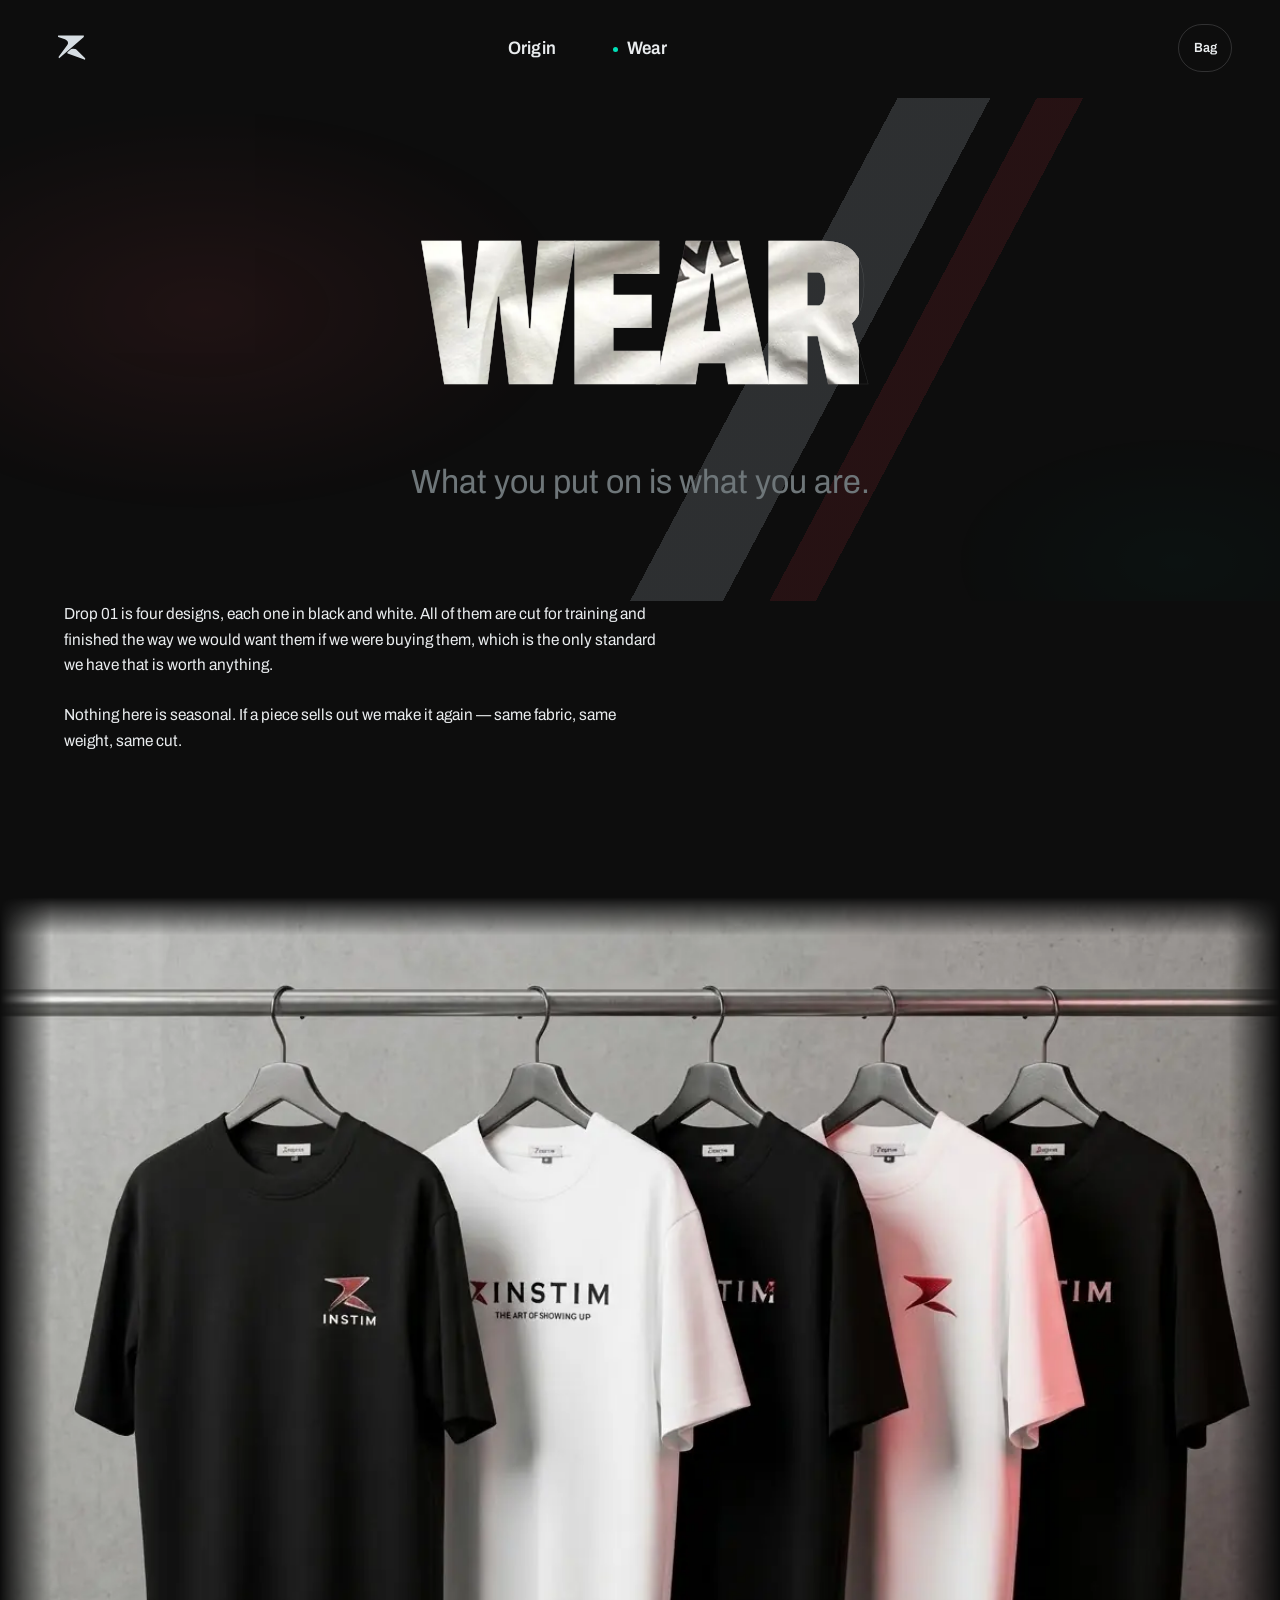
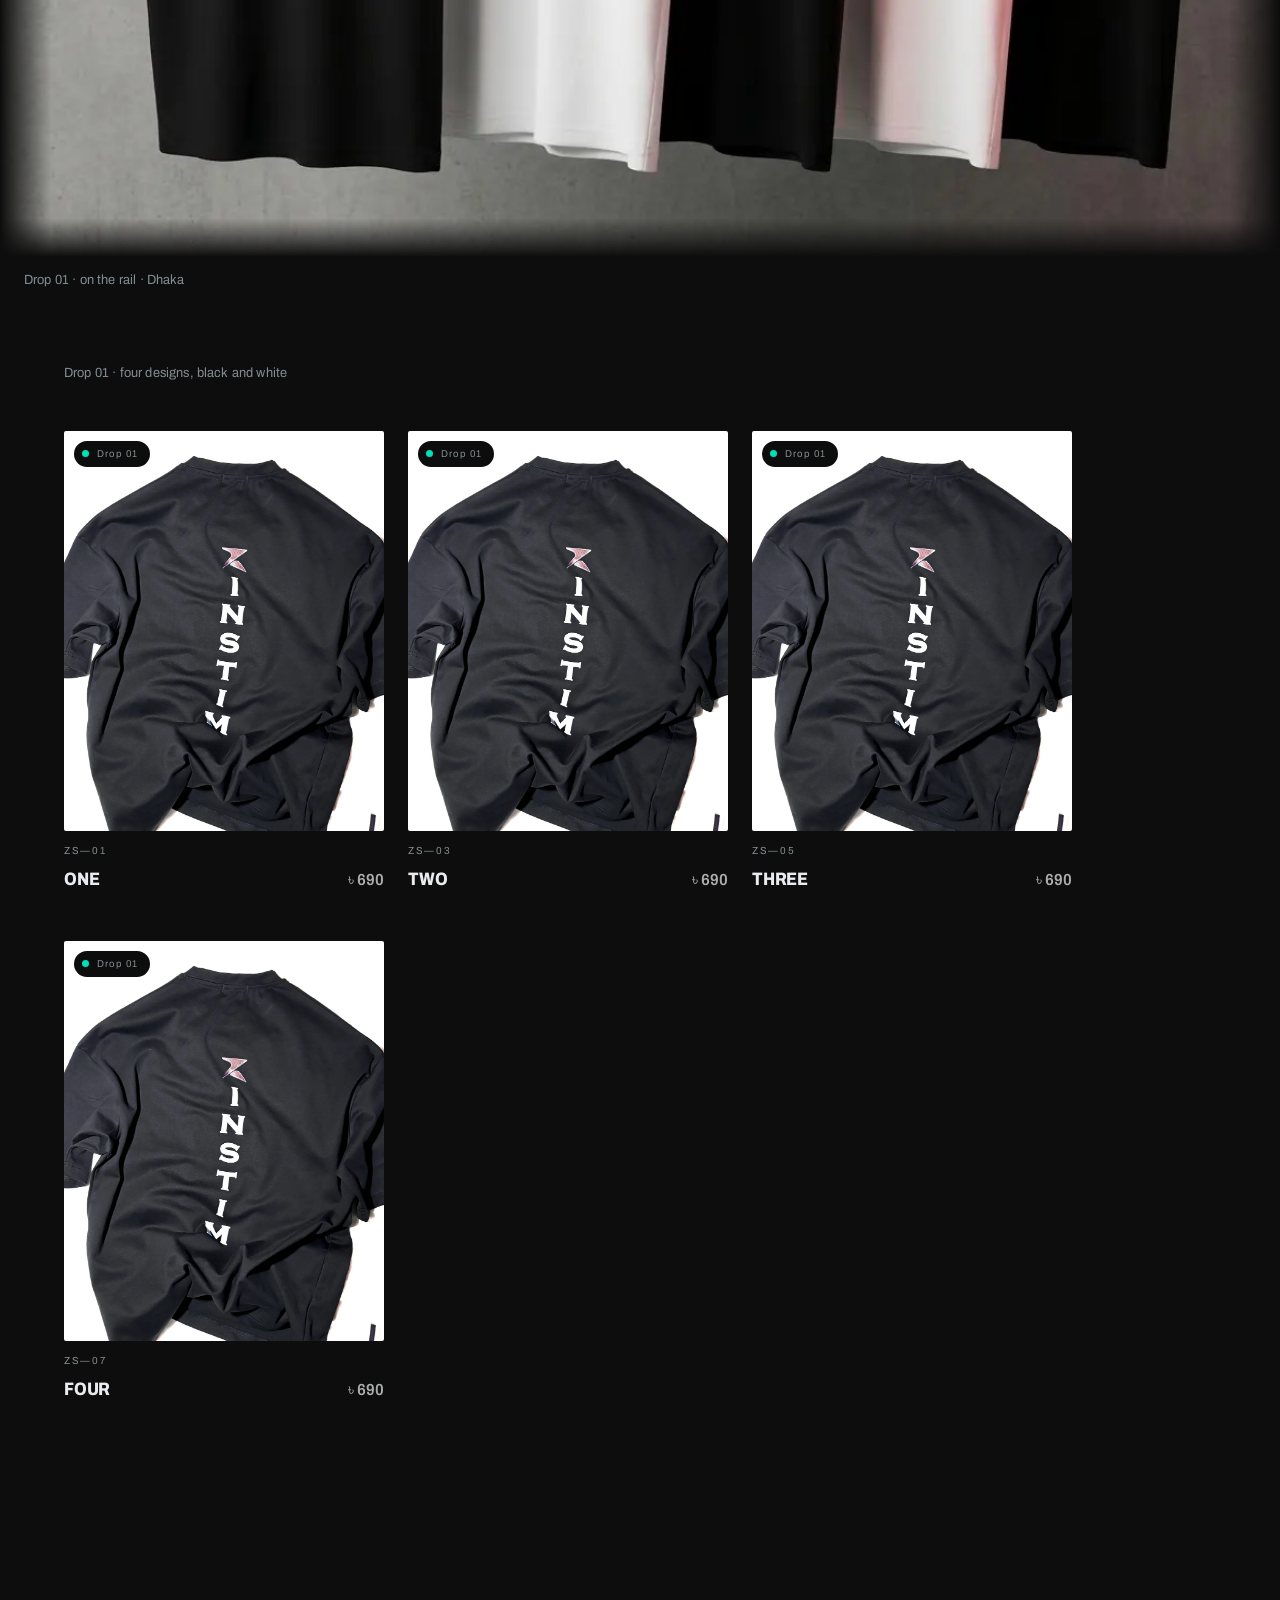
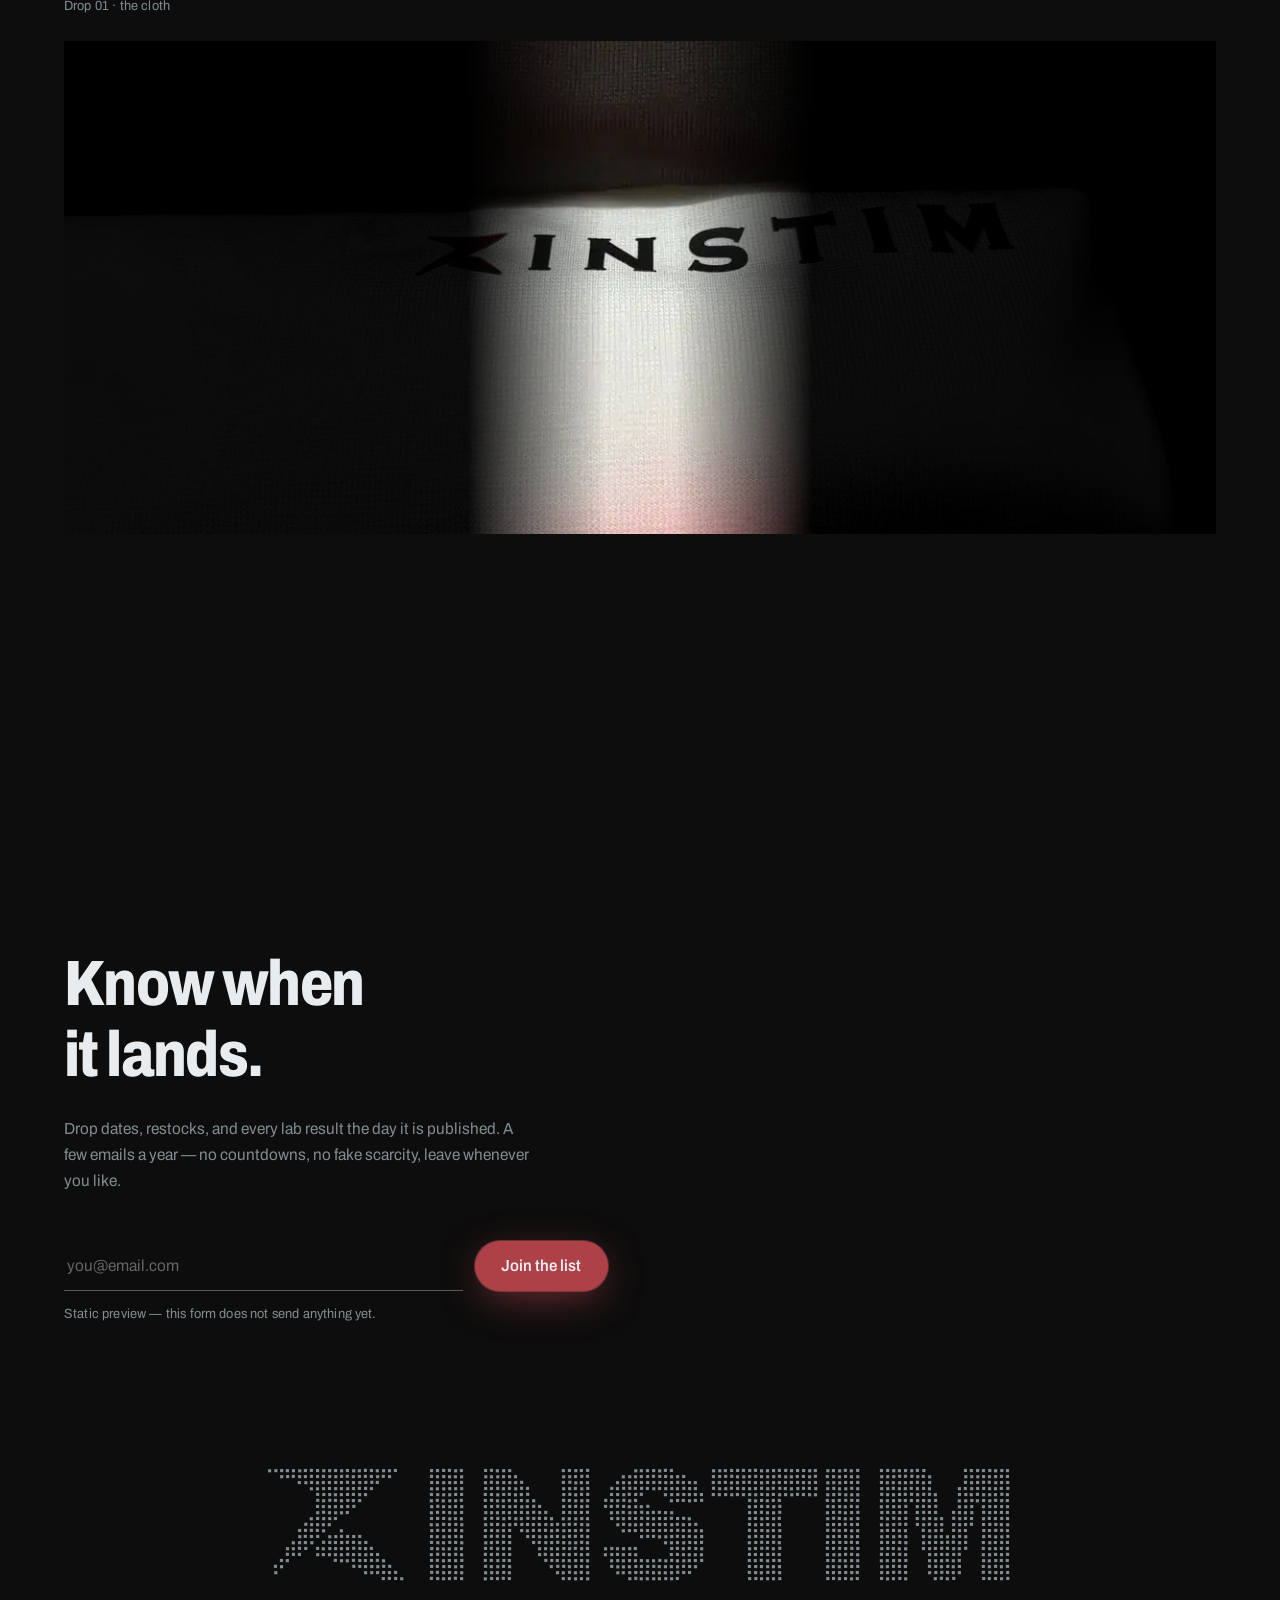
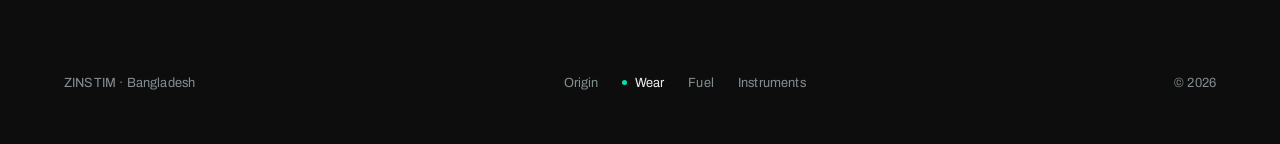
<file: wear.html>
<!DOCTYPE html>
<html lang="en">
<head>
<meta charset="utf-8">
<meta name="viewport" content="width=device-width, initial-scale=1">
<title>Wear — ZinStim</title>
<meta name="description" content="Apparel. Drop 01 &mdash; three colourways, cut for training and made to outlast the drop.">
<link rel="icon" type="image/png" sizes="64x64" href="assets/img/zinstim-favicon.png">
<meta name="theme-color" content="#0D0D0D">
<meta property="og:type" content="website">
<meta property="og:title" content="Wear — ZinStim">
<meta property="og:description" content="Apparel. Drop 01 &mdash; three colourways, cut for training and made to outlast the drop.">
<link rel="preconnect" href="https://fonts.googleapis.com">
<link rel="preconnect" href="https://fonts.gstatic.com" crossorigin>
<link href="https://fonts.googleapis.com/css2?family=Archivo:ital,wdth,wght@0,62..125,100..900;1,62..125,100..900&family=Anek+Bangla:wdth,wght@75..125,100..800&family=Space+Mono:wght@400;700&display=swap" rel="stylesheet">
<script>/* arriving from another page: before the first paint, resume the mark's pass at the point the clock says it has got to (see transition in brand.css) */try{var zs=+sessionStorage.getItem('zs-arrive')||0;if(zs){sessionStorage.removeItem('zs-arrive');window.zsStart=zs;var zd=Date.now()-zs;zd=zd<0?0:(zd>950?950:zd);document.documentElement.style.setProperty('--zs-resume',-zd+'ms');document.documentElement.classList.add('is-arriving')}}catch(e){}</script>
<link rel="stylesheet" href="assets/css/brand.css">
</head>
<body class="night">

<header class="masthead">
  <a class="home" href="index.html" aria-label="ZinStim — home">
    <span class="home__mark">
      <svg class="vessel mark" viewBox="0 0 128 114" aria-hidden="true" focusable="false"><defs><clipPath id="mark-clip"><path d="M3.6,106.0 L5.5,106.9 L8.4,105.0 L120.1,7.8 L121.9,5.2 L122.0,1.4 L121.1,0.0 L1.2,0.0 L0.0,1.1 L0.0,5.5 L1.2,6.9 L32.5,18.0 L38.4,20.9 L43.9,26.4 L45.9,30.0 L47.1,34.6 L46.8,38.5 L43.8,44.4 L3.1,100.5Z"/><path d="M44.1,79.2 L44.1,83.6 L45.6,84.9 L123.9,113.1 L124.5,113.9 L126.5,113.9 L127.9,111.8 L127.9,107.6 L88.4,67.9 L84.9,65.2 L80.1,63.1 L71.1,62.0 L62.8,64.0 L57.8,67.1Z"/></clipPath><mask id="mark-fill" maskUnits="userSpaceOnUse" x="0" y="0" width="128" height="114"><g class="vessel__level"><path class="vessel__liquid" d="M-200,7 Q-187.5,0 -175,7 T-150,7 T-125,7 T-100,7 T-75,7 T-50,7 T-25,7 T0,7 T25,7 T50,7 T75,7 T100,7 T125,7 T150,7 T175,7 T200,7 T225,7 T250,7 T275,7 T300,7 T325,7 T350,7 T375,7 T400,7 V240 H-200 Z"/></g></mask></defs><path class="mark__body" d="M3.6,106.0 L5.5,106.9 L8.4,105.0 L120.1,7.8 L121.9,5.2 L122.0,1.4 L121.1,0.0 L1.2,0.0 L0.0,1.1 L0.0,5.5 L1.2,6.9 L32.5,18.0 L38.4,20.9 L43.9,26.4 L45.9,30.0 L47.1,34.6 L46.8,38.5 L43.8,44.4 L3.1,100.5Z M44.1,79.2 L44.1,83.6 L45.6,84.9 L123.9,113.1 L124.5,113.9 L126.5,113.9 L127.9,111.8 L127.9,107.6 L88.4,67.9 L84.9,65.2 L80.1,63.1 L71.1,62.0 L62.8,64.0 L57.8,67.1Z"/><g clip-path="url(#mark-clip)" mask="url(#mark-fill)"><image class="mark__art" href="assets/img/zinstim-mark.png" width="128" height="114"/></g></svg>
    </span>
  </a>
  <nav class="navgroup" aria-label="Primary" data-group>
    <a class="origin t-ui" href="origin.html">Origin</a>
    <div class="capsule" data-capsule>
      <a class="capsule__label t-ui is-here" data-label href="wear.html">Wear</a>
      <span class="morph" aria-hidden="true"></span>
      <ul class="items">
        <li class="item"><a class="rise t-ui is-current" href="wear.html">Wear</a></li>
        <li class="item"><a class="rise t-ui" href="fuel.html">Fuel</a></li>
        <li class="item"><a class="rise t-ui" href="instruments.html">Instruments</a></li>
      </ul>
    </div>
  </nav>
  <button class="bag" type="button" data-bag-open aria-haspopup="dialog">
    <span class="bag__label">Bag</span>
    <span class="bag__count" data-bag-count aria-hidden="true">0</span>
  </button>

</header>

<main>
  <!-- THE NAME — the category, filled with its own cloth, and one line
       under it. The page used to say "Wear" twice: a coral display
       headline here and the aperture again below it. Same shape as
       Fuel and Instruments now, same pale cloth, so the three category
       pages read as one set. -->
  <section class="band has-cut" style="padding-top:var(--space-xl)">
    <div class="cut" aria-hidden="true"></div>
    <div class="cut cut--bloom" aria-hidden="true"></div>
    <div class="shell">
      <div class="aperture">
        <h1 class="aperture__word aperture__word--rail" style="background-image:url(assets/img/product/k02-back.webp)">Wear</h1>
      </div>
      <p class="lede settle" style="margin-top:var(--space-md)">What you put on is what you are.</p>
    </div>
  </section>

  <section class="band" style="padding-top:0">
    <div class="shell">
      <div class="prose">
        <p>Drop 01 is four designs, each one in black and white. All of them are
          cut for training and finished the way we would want them if we were
          buying them, which is the only standard we have that is worth
          anything.</p>
        <p>Nothing here is seasonal. If a piece sells out we make it again —
          same fabric, same weight, same cut.</p>
      </div>
    </div>
  </section>

  <!-- THE RACK — the only frame that shows the whole drop at once.
       Full width, edges masked rather than covered, so it ends in
       the page instead of sitting in a rectangle. -->
  <figure class="rack">
    <img class="rack__img" src="assets/img/product/rack.webp"
         alt="Drop 01 on the rail &mdash; black, white and coral tees"
         width="1195" height="896" fetchpriority="high" decoding="async">
    <figcaption class="rack__cap t-meta">Drop 01 &middot; on the rail &middot; Dhaka</figcaption>
  </figure>

  <!-- THE GRID — the shop. One card per piece: the garment, the
       code, the name. The price and the colourways arrive on hover,
       or outright where there is no cursor to discover them with.
       Rendered from assets/data/products.json by §shop in shop.js. -->
  <section class="band" data-grid style="padding-top:var(--space-md)">
    <div class="shell">
      <p class="t-meta" style="color:var(--ink-2)" data-grid-count>Drop 01</p>
      <div class="cardgrid" data-grid-list>
        <p class="t-body" data-grid-fallback>Loading the drop&hellip;</p>
      </div>
    </div>
  </section>

  <!-- THE CLOTH — Slit. A torch dragged across the weave: the lit
       half is the cloth as it is, the dim half is the same frame with
       the light taken out of it. It belongs here, after you have seen
       the pieces and before you are asked to join anything — the
       question a tee has to answer is what it feels like. -->
  <section class="band" style="padding-top:var(--space-xl)">
    <div class="shell">
      <p class="t-meta" style="color:var(--ink-2)">Drop 01 &middot; the cloth</p>
      <div class="slit" data-slit data-slit-src="assets/img/product/k01-fabric.webp"
           data-slit-alt="Drop 01 &mdash; the cloth up close" style="margin-top:var(--space-md)">
        <div class="slit__layer slit__layer--dim"><img data-slit-dim src="" alt="" aria-hidden="true"></div>
        <div class="slit__layer slit__layer--lit"><img data-slit-lit src="" alt=""></div>
      </div>
    </div>
  </section>

  <section class="marquee" data-marquee aria-hidden="true">
    <div class="shell">
      <div class="marquee__track">
      <span class="mq-lead mq-fill">Built into&nbsp;</span><span class="mq-tail mq-hollow">your everyday</span><span class="mq-lead mq-fill">Built into&nbsp;</span><span class="mq-tail mq-hollow">your everyday</span><span class="mq-lead mq-fill">Built into&nbsp;</span><span class="mq-tail mq-hollow">your everyday</span><span class="mq-lead mq-fill">Built into&nbsp;</span><span class="mq-tail mq-hollow">your everyday</span>
      </div>
    </div>
  </section>

  <div class="cleave cleave--dark" data-reveal aria-hidden="true">
    <svg viewBox="0 0 1200 300" preserveAspectRatio="none">
      <path d="M0,300 L0,246 L78,262 L152,214 L232,240 L300,192 L388,218 L468,172 L556,198 L638,152 L726,178 L808,134 L898,160 L978,116 L1068,142 L1140,100 L1200,124 L1200,300 Z"/>
    </svg>
  </div>
 
  <!-- JOIN — the only conversion on the site, and every page ends on it. -->
  <section class="band band--dark join" id="waitlist">
    <div class="shell">
      <p class="t-head lines" data-reveal>
        <span class="ln"><span>Know when</span></span>
        <span class="ln"><span>it lands.</span></span>
      </p>
      <p class="t-body join__lede">
        Drop dates, restocks, and every lab result the day it is published.
        A few emails a year &mdash; no countdowns, no fake scarcity, leave whenever
        you like.
      </p>
      <div class="signup">
        <label class="join__label" for="email">Email address</label>
        <input id="email" type="email" inputmode="email" autocomplete="email" placeholder="you@email.com">
        <button class="btn" type="button" data-join>Join the list</button>
      </div>
      <p class="t-meta join__note">Static preview &mdash; this form does not send anything yet.</p>
    </div>
  </section>
 
  <div class="cleave cleave--light" data-reveal aria-hidden="true">
    <svg viewBox="0 0 1200 300" preserveAspectRatio="none">
      <path d="M0,0 L0,118 L84,146 L158,104 L246,138 L318,96 L404,128 L486,88 L570,120 L654,78 L740,112 L822,70 L910,102 L992,62 L1078,94 L1148,54 L1200,84 L1200,0 Z"/>
    </svg>
  </div>
 
  <div class="shell">
    <canvas class="dotmark-canvas" data-dotmark-canvas data-dotmark-mark></canvas>
  </div>

  <footer class="shell foot t-meta">
    <span>ZINSTIM &middot; Bangladesh</span>
    <nav class="foot__nav" aria-label="Footer">
      <a href="origin.html">Origin</a>
      <a href="wear.html" aria-current="page">Wear</a>
      <a href="fuel.html">Fuel</a>
      <a href="instruments.html">Instruments</a>
    </nav>
    <span>&copy; 2026</span>
  </footer>

</main>


<!-- THE BAG — a drawer, not a page: adding something must not cost
     you the grid you were reading. -->
<dialog class="drawer" id="bag" aria-label="Your bag">
  <div class="drawer__in">
    <div class="drawer__head">
      <p class="t-ui" style="margin:0">Your bag</p>
      <button class="drawer__close" type="button" data-bag-close aria-label="Close bag">Close</button>
    </div>
    <ul class="drawer__list" data-bag-list></ul>
    <div class="drawer__foot">
      <p class="drawer__sum"><span>Subtotal</span><span class="price" data-bag-sum>&mdash;</span></p>
      <button class="btn" type="button" data-bag-checkout>Checkout</button>
      <!-- A name, a way to reach you and somewhere to send it. The form
           stays shut until you ask to check out, so the bag is still a
           bag. Nothing here takes money: the order is placed and we
           ring to arrange payment. -->
      <!-- novalidate: the browser blocks submit on an invalid form, so
     the submit handler never ran and the shopper got a native
     bubble instead of the sentence written for that field. The
     constraints stay on the inputs — :invalid and :user-invalid
     still work — the script just does the telling. -->
      <form class="checkout" data-checkout hidden novalidate>
        <label><span>Name</span><input name="name" autocomplete="name" required minlength="2"
          data-say="Please give your full name."></label>
        <label><span>Email</span><input name="email" type="email" autocomplete="email" required
          data-say="That email address does not look right."></label>
        <!-- at least seven digits, so a phone that cannot be rung does
             not become a delivery nobody can arrange. Punctuation and a
             country code are allowed; "1" is not. -->
        <label><span>Phone</span><input name="phone" type="tel" inputmode="tel" autocomplete="tel" required
          data-say="A phone number we can reach you on — at least seven digits."></label>
        <label class="checkout--wide"><span>Address</span><input name="address" autocomplete="street-address" required minlength="6"
          data-say="A full street address, so this can actually be delivered."></label>
        <label><span>City</span><input name="city" autocomplete="address-level2" required minlength="2"
          data-say="Which city?"></label>
        <label><span>Postcode</span><input name="postcode" inputmode="numeric" autocomplete="postal-code"></label>
        <button class="btn checkout--wide" type="submit" data-checkout-go>Place order</button>
        <p class="t-meta checkout--wide" data-checkout-state role="status" aria-live="polite"></p>
      </form>
      <p class="drawer__note" data-bag-note>Your bag is kept on this device.</p>
    </div>
  </div>
</dialog>

<script src="assets/js/nav.js" defer></script>
<script src="assets/js/site.js" defer></script>
<script src="assets/js/bag.js" defer></script>
<script src="assets/js/shop.js" defer></script>
<script src="dotmark.js" defer></script>
</body>
</html>
</file>
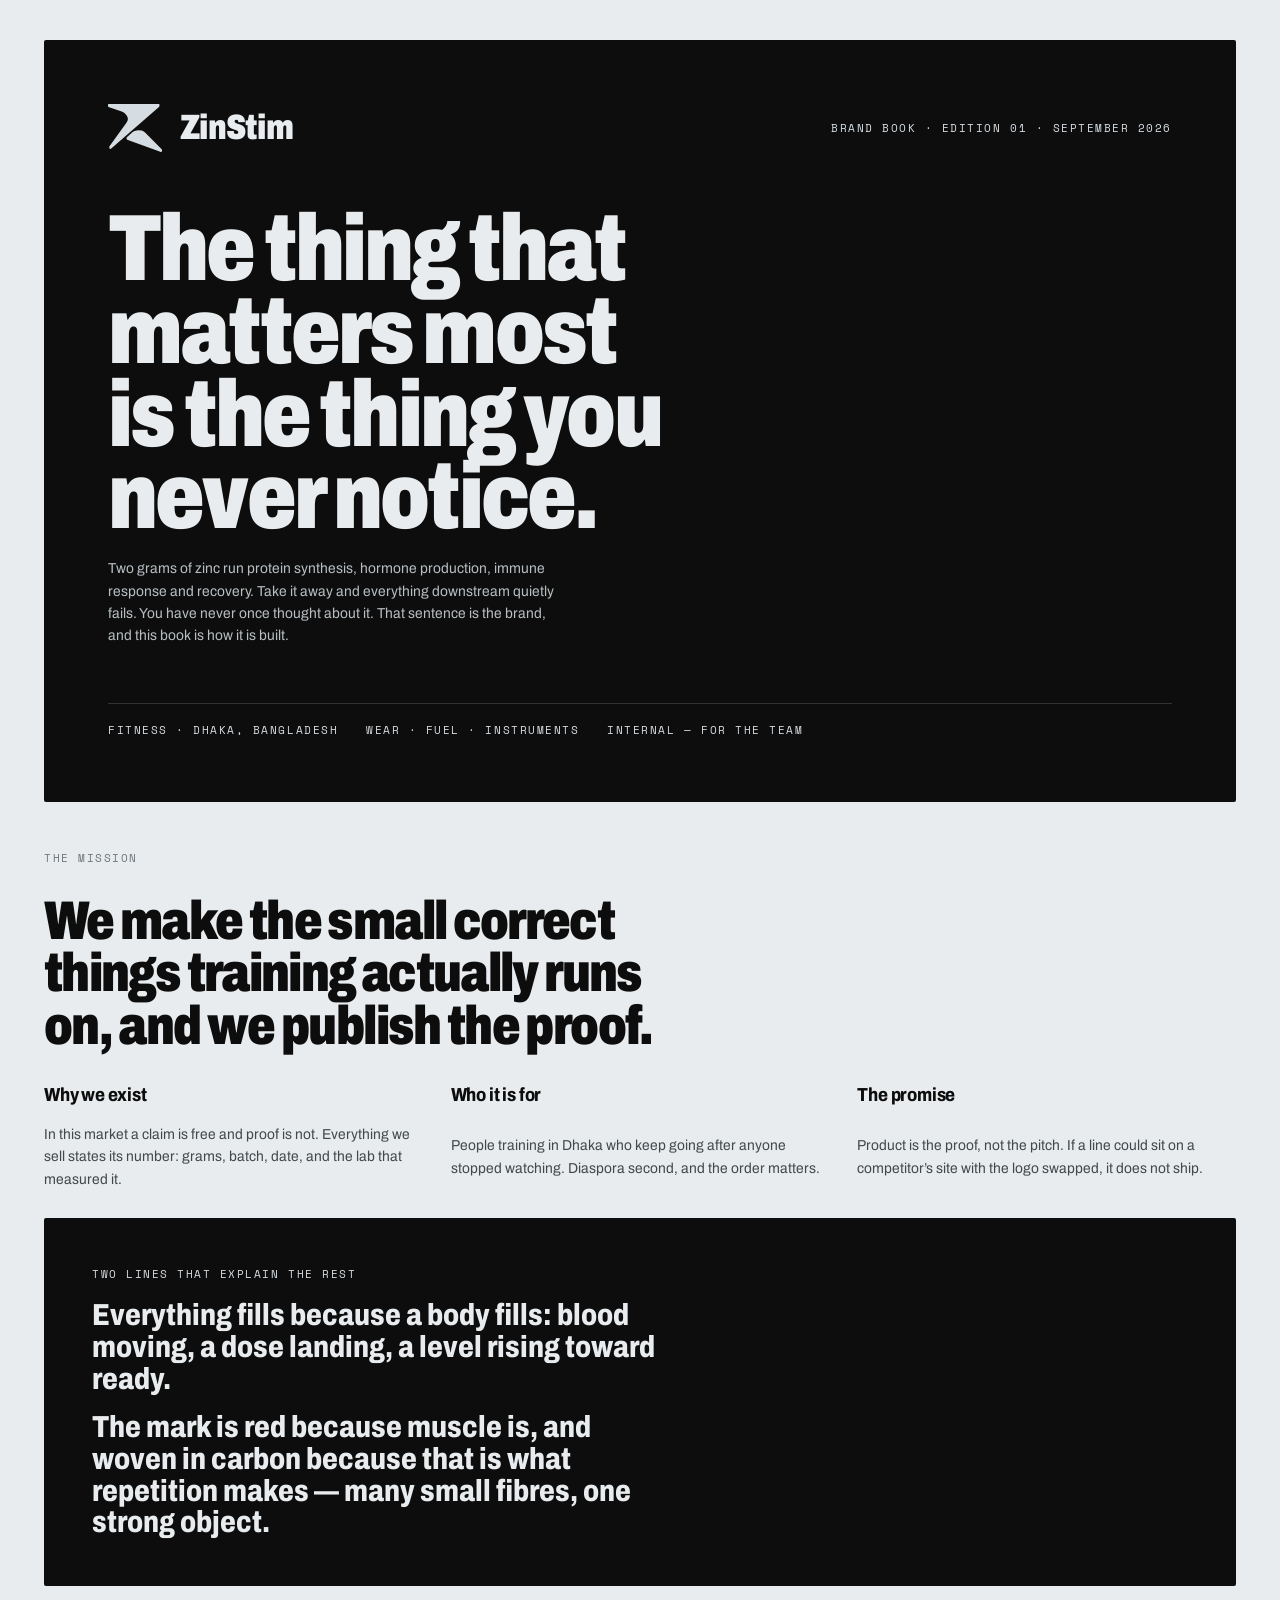
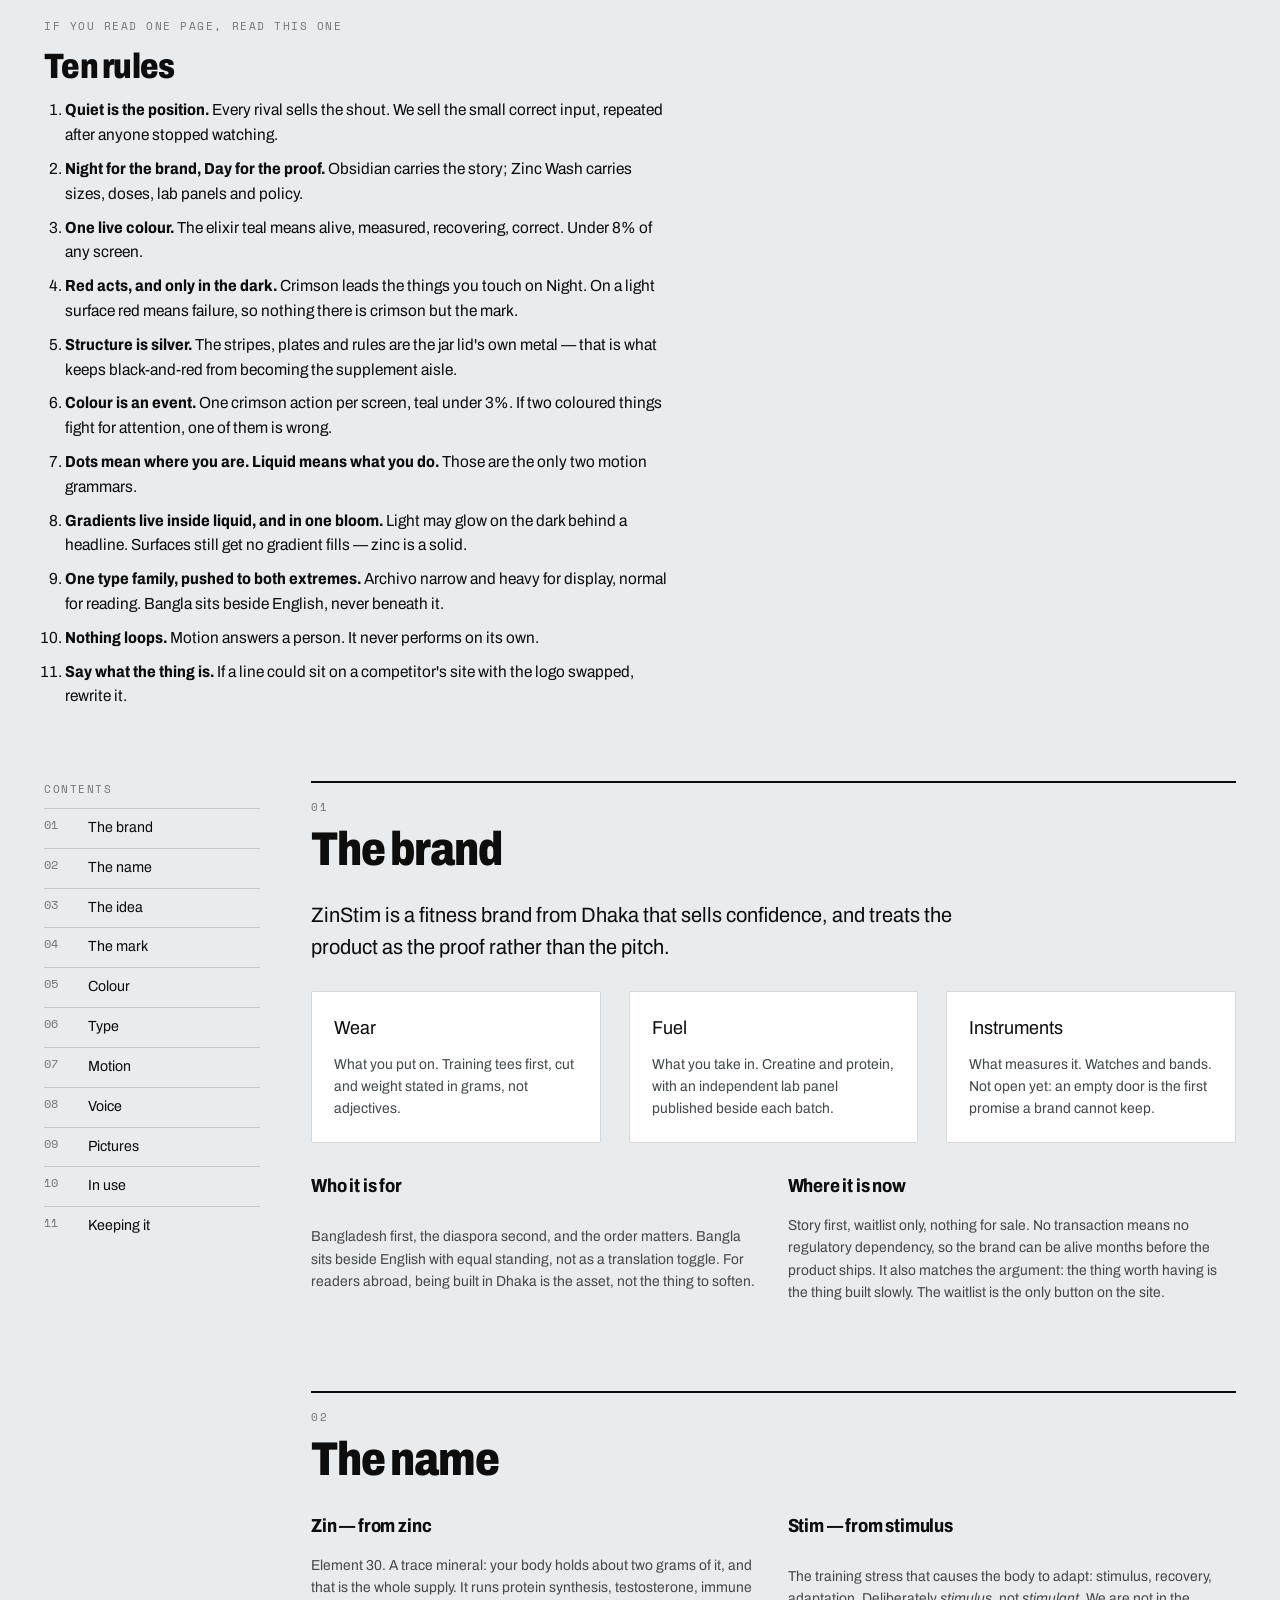
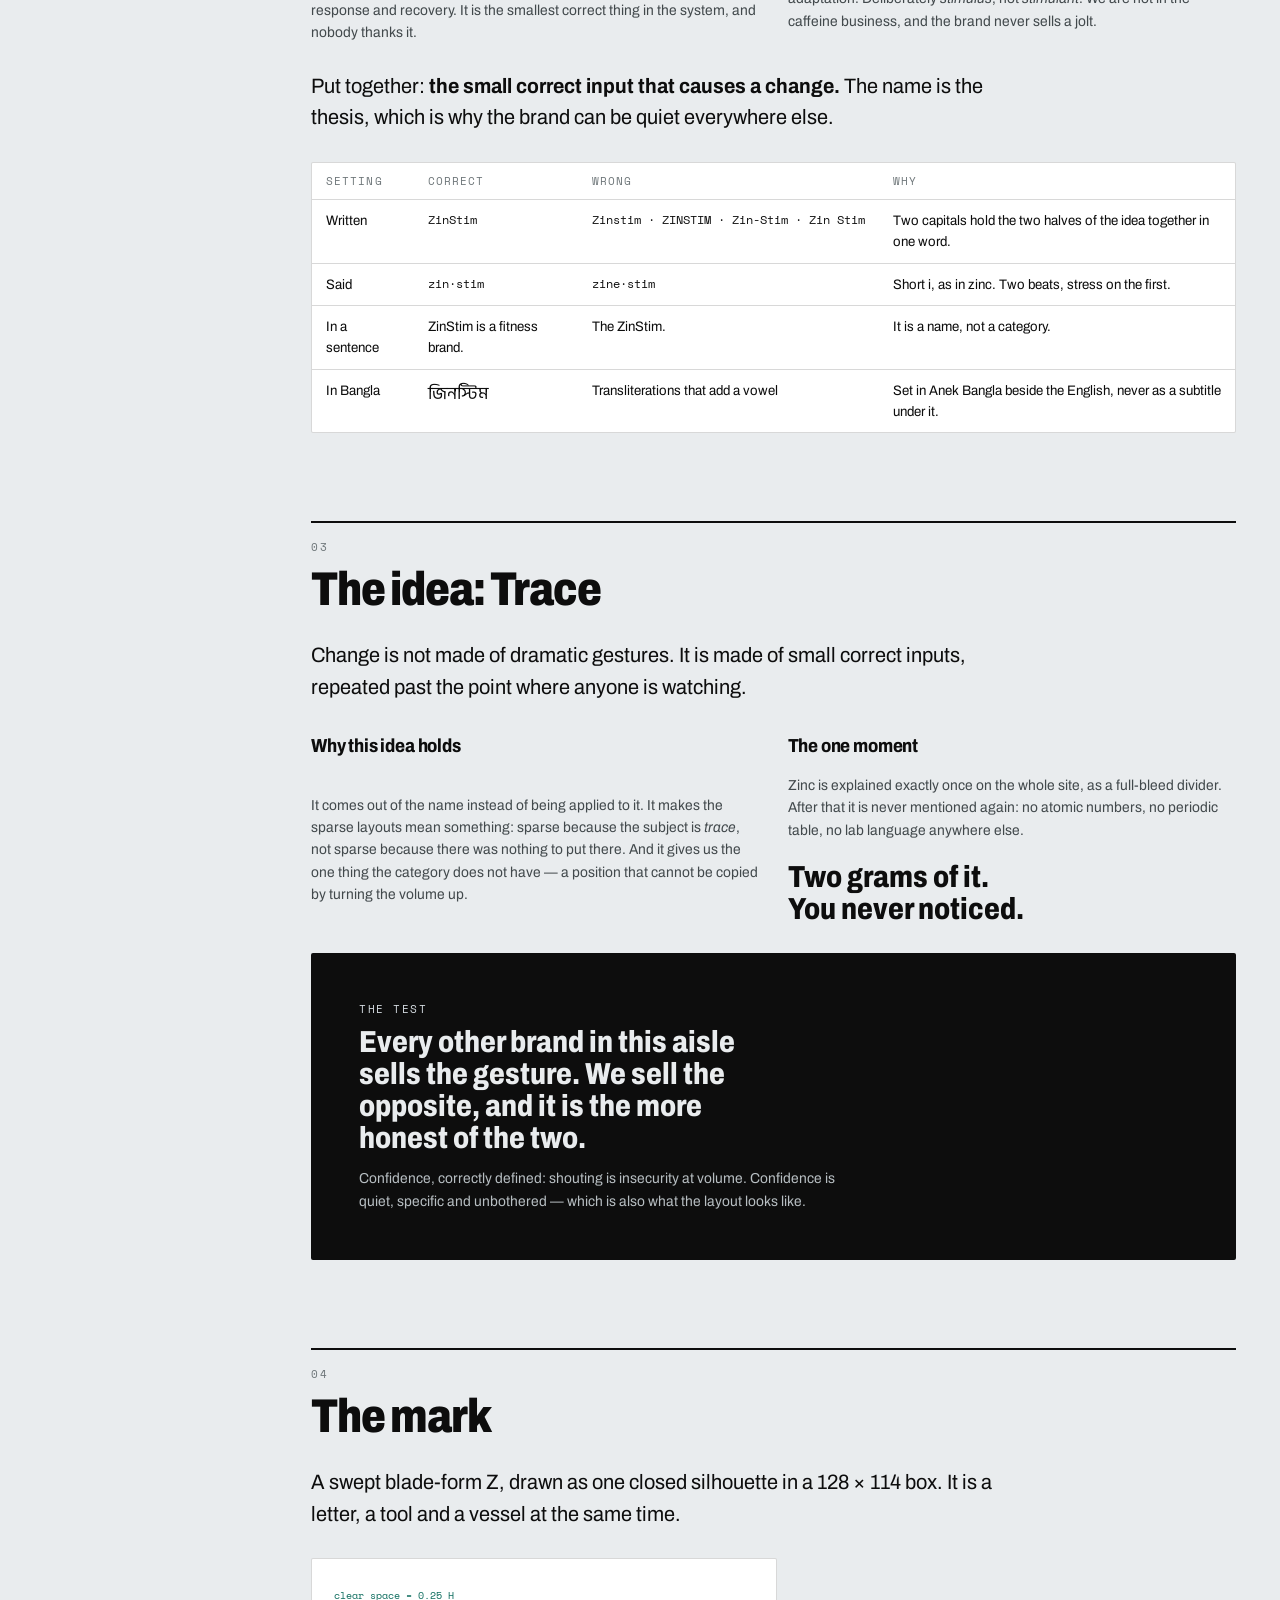
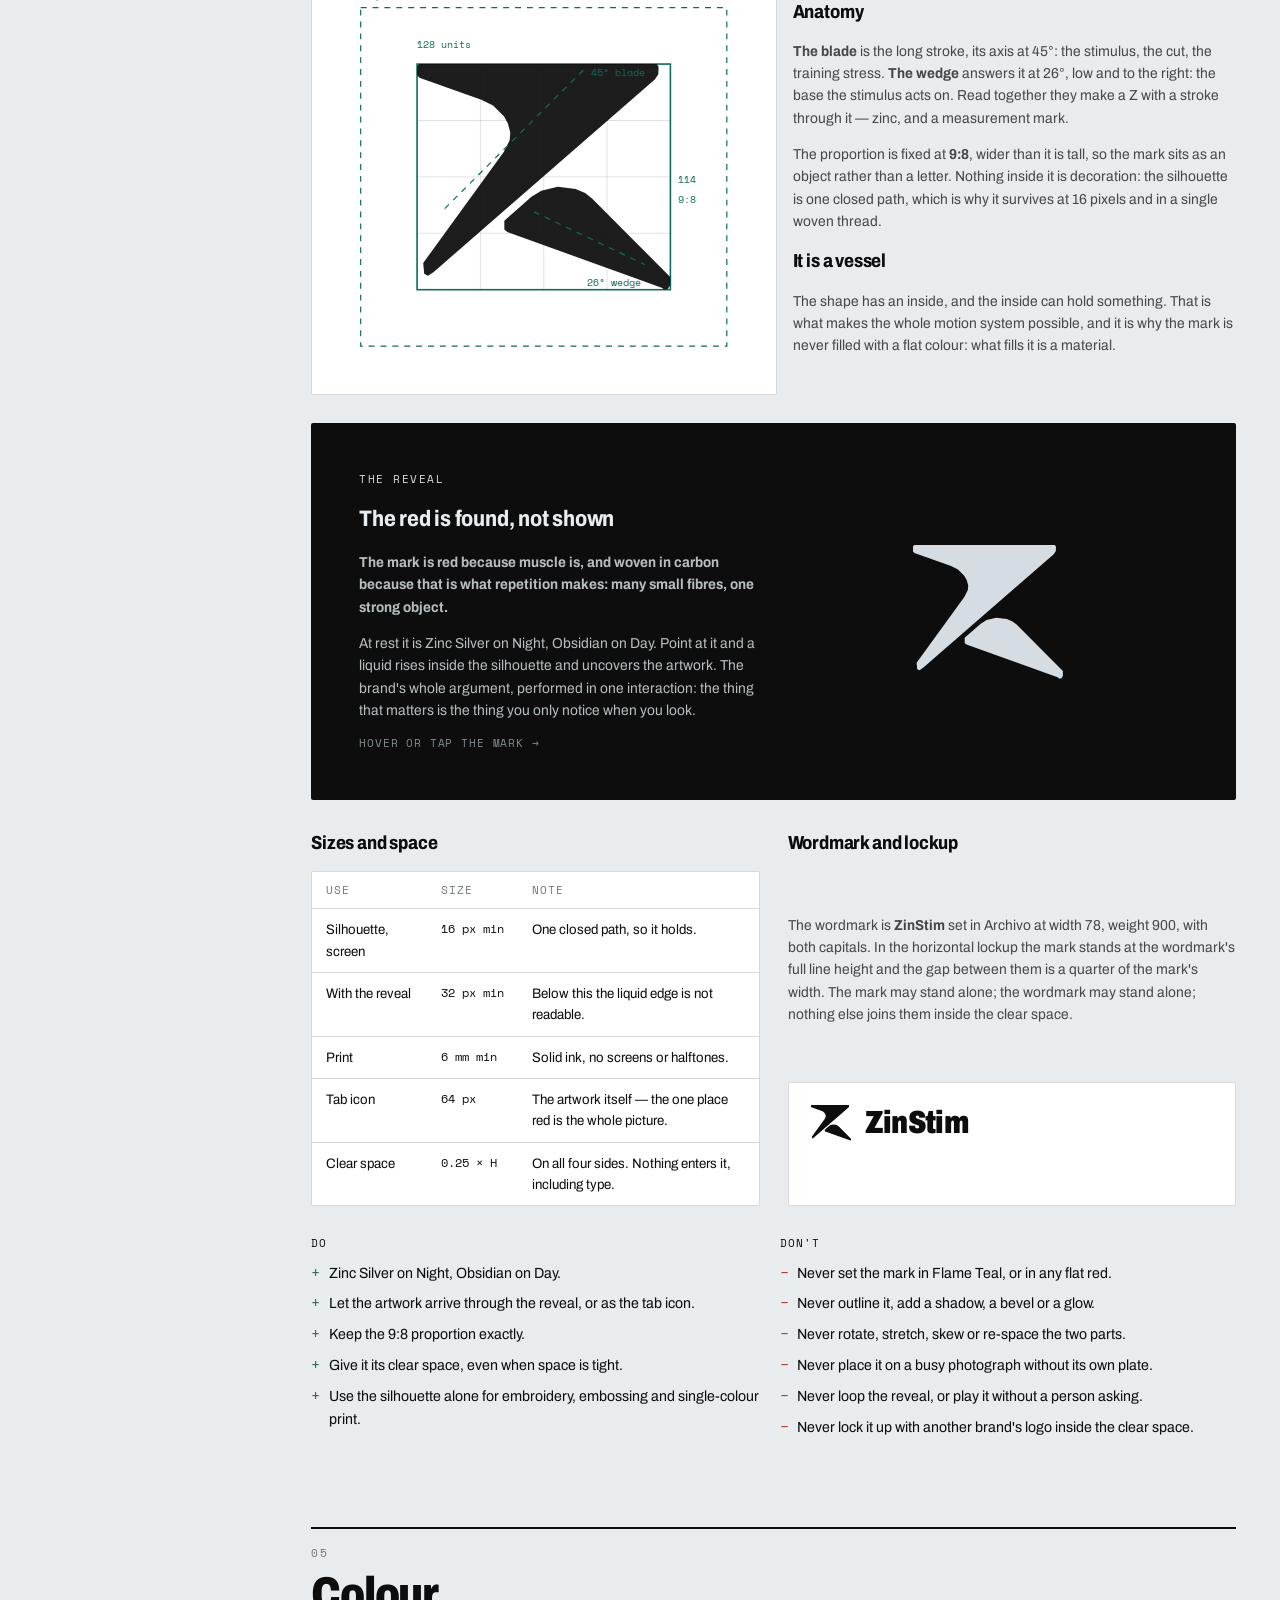
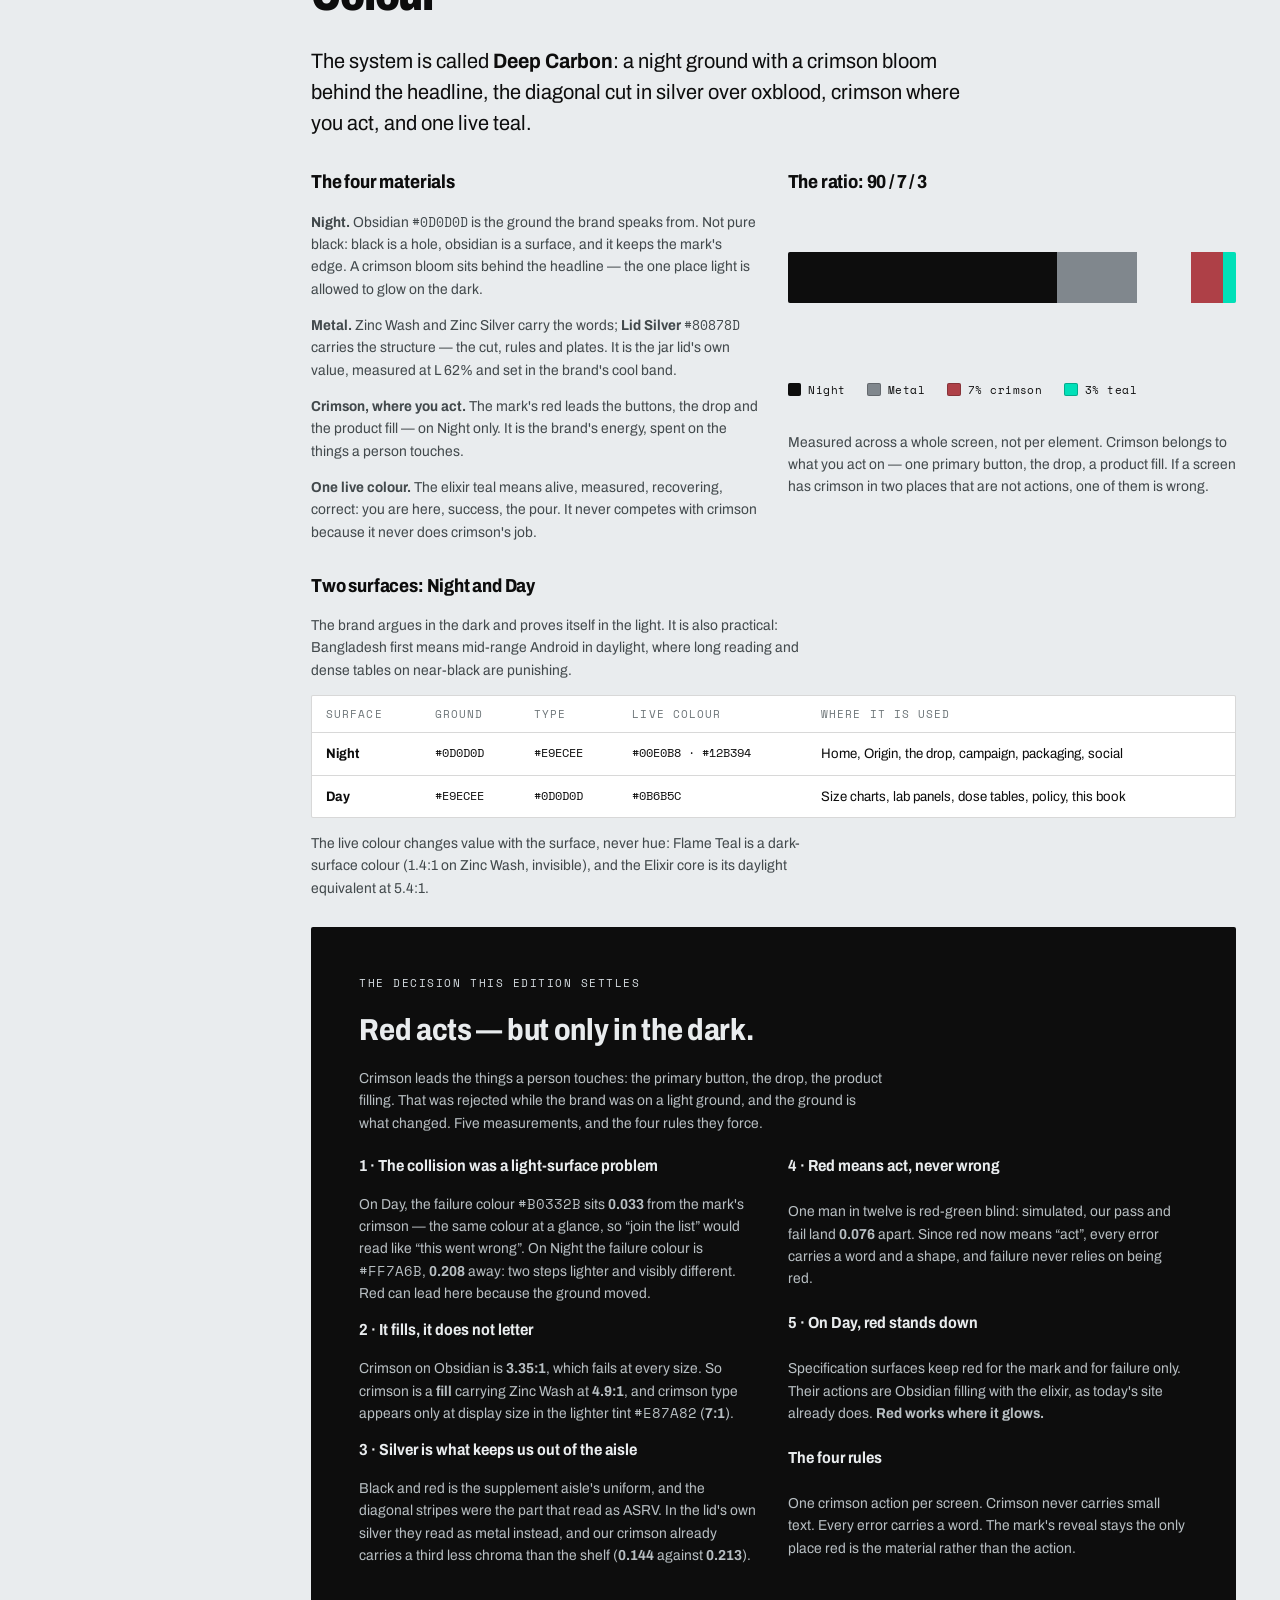
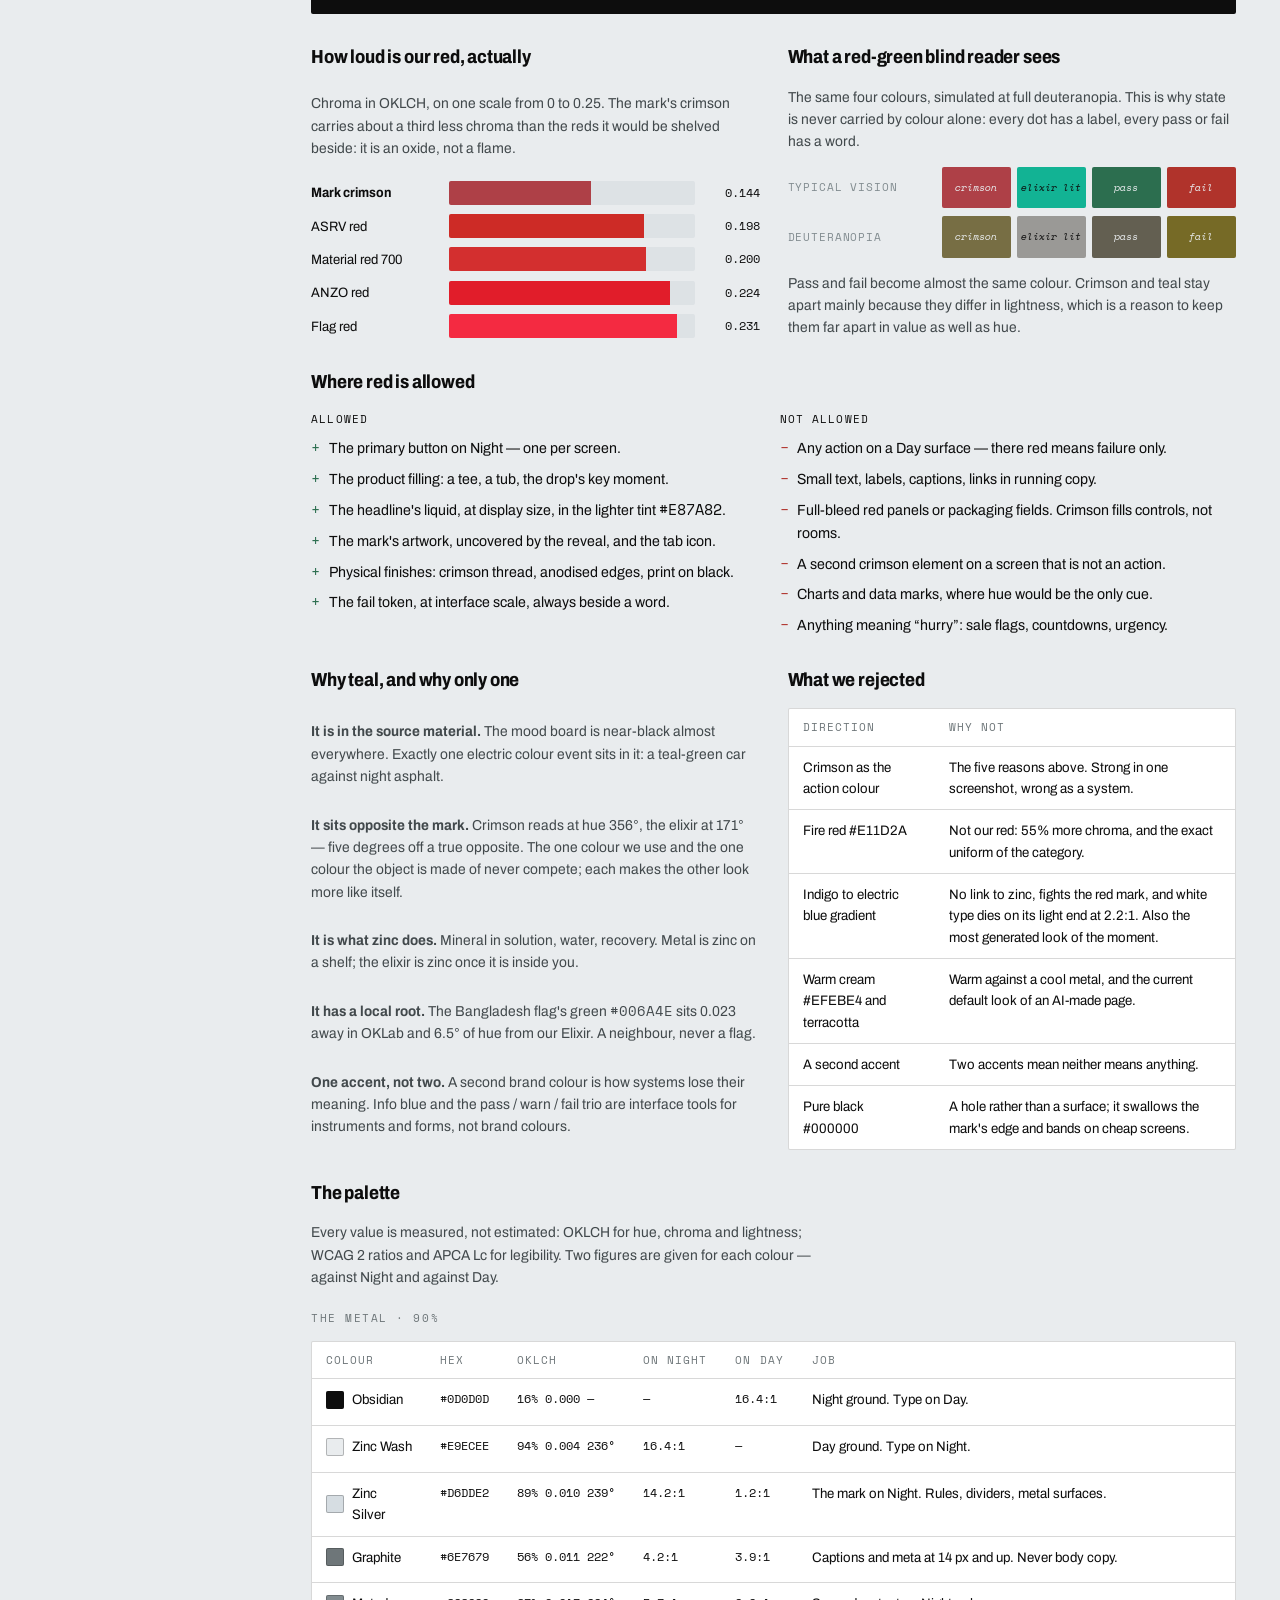
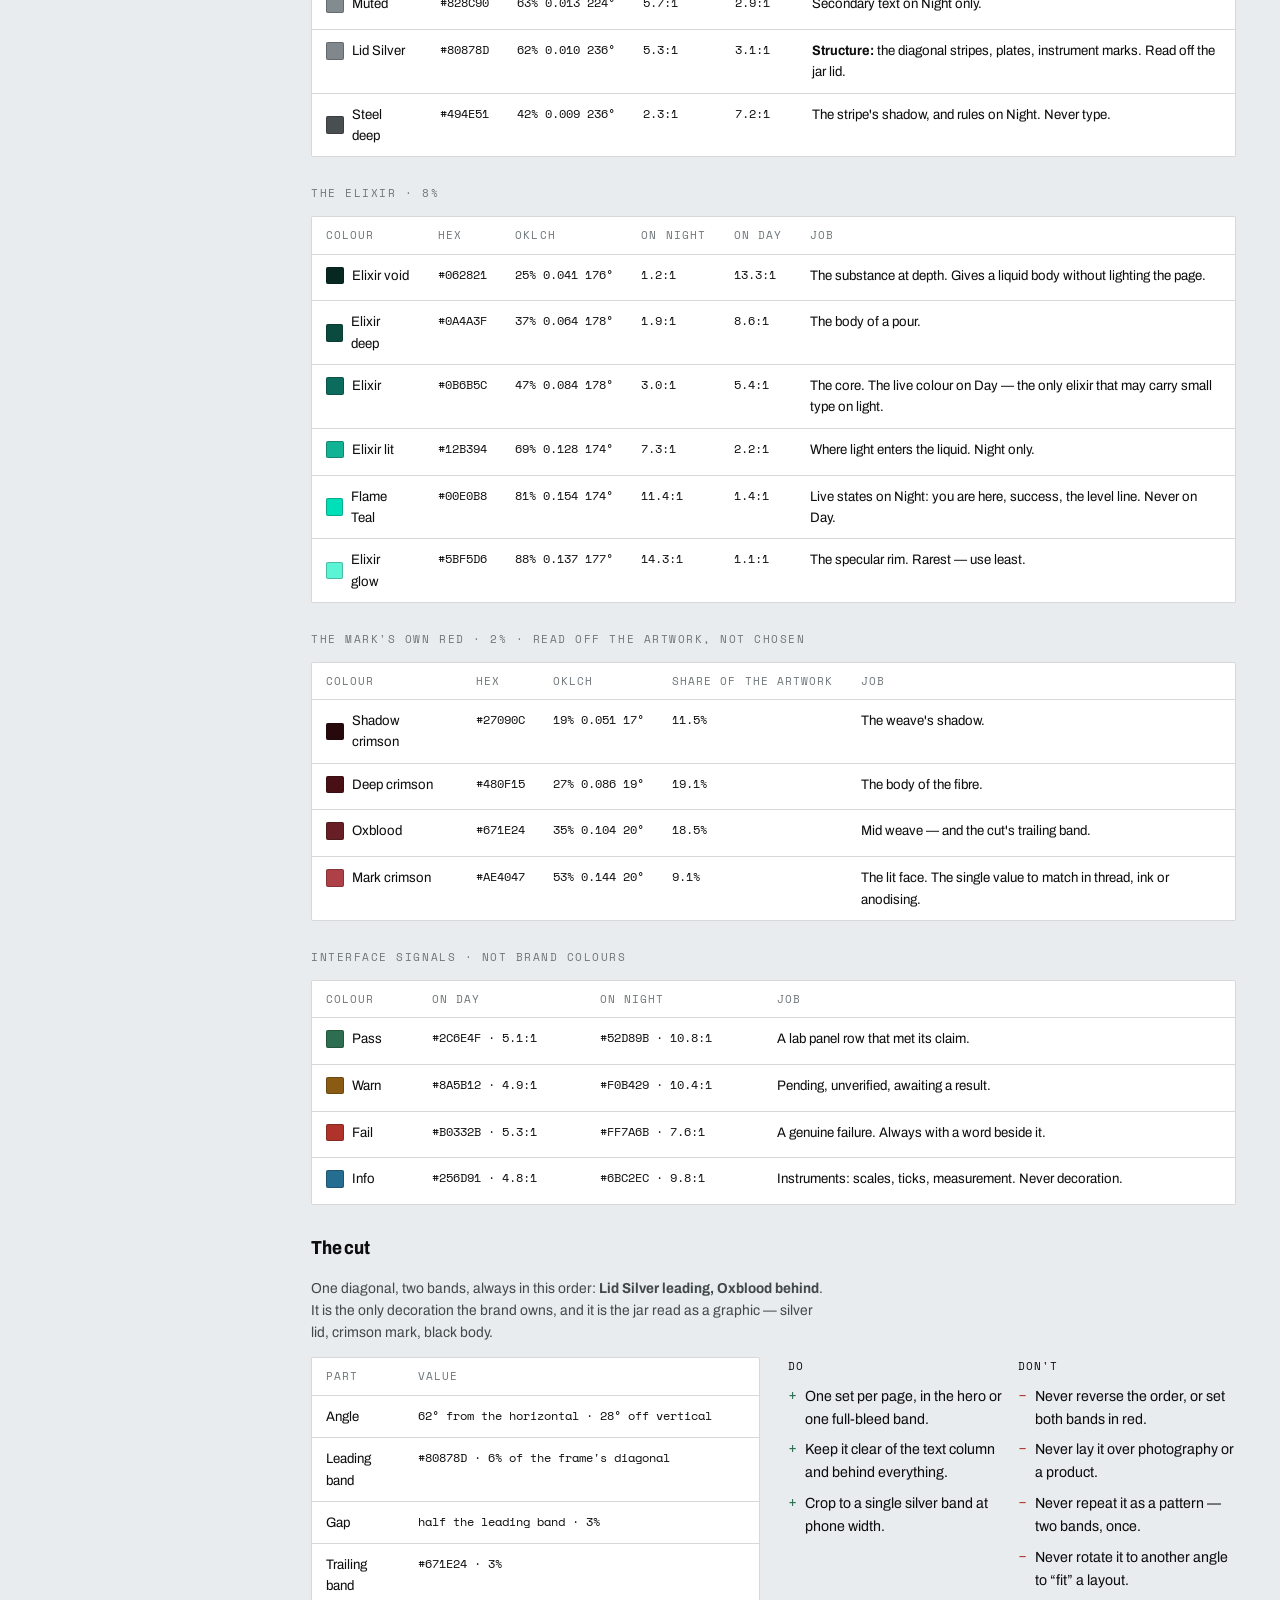
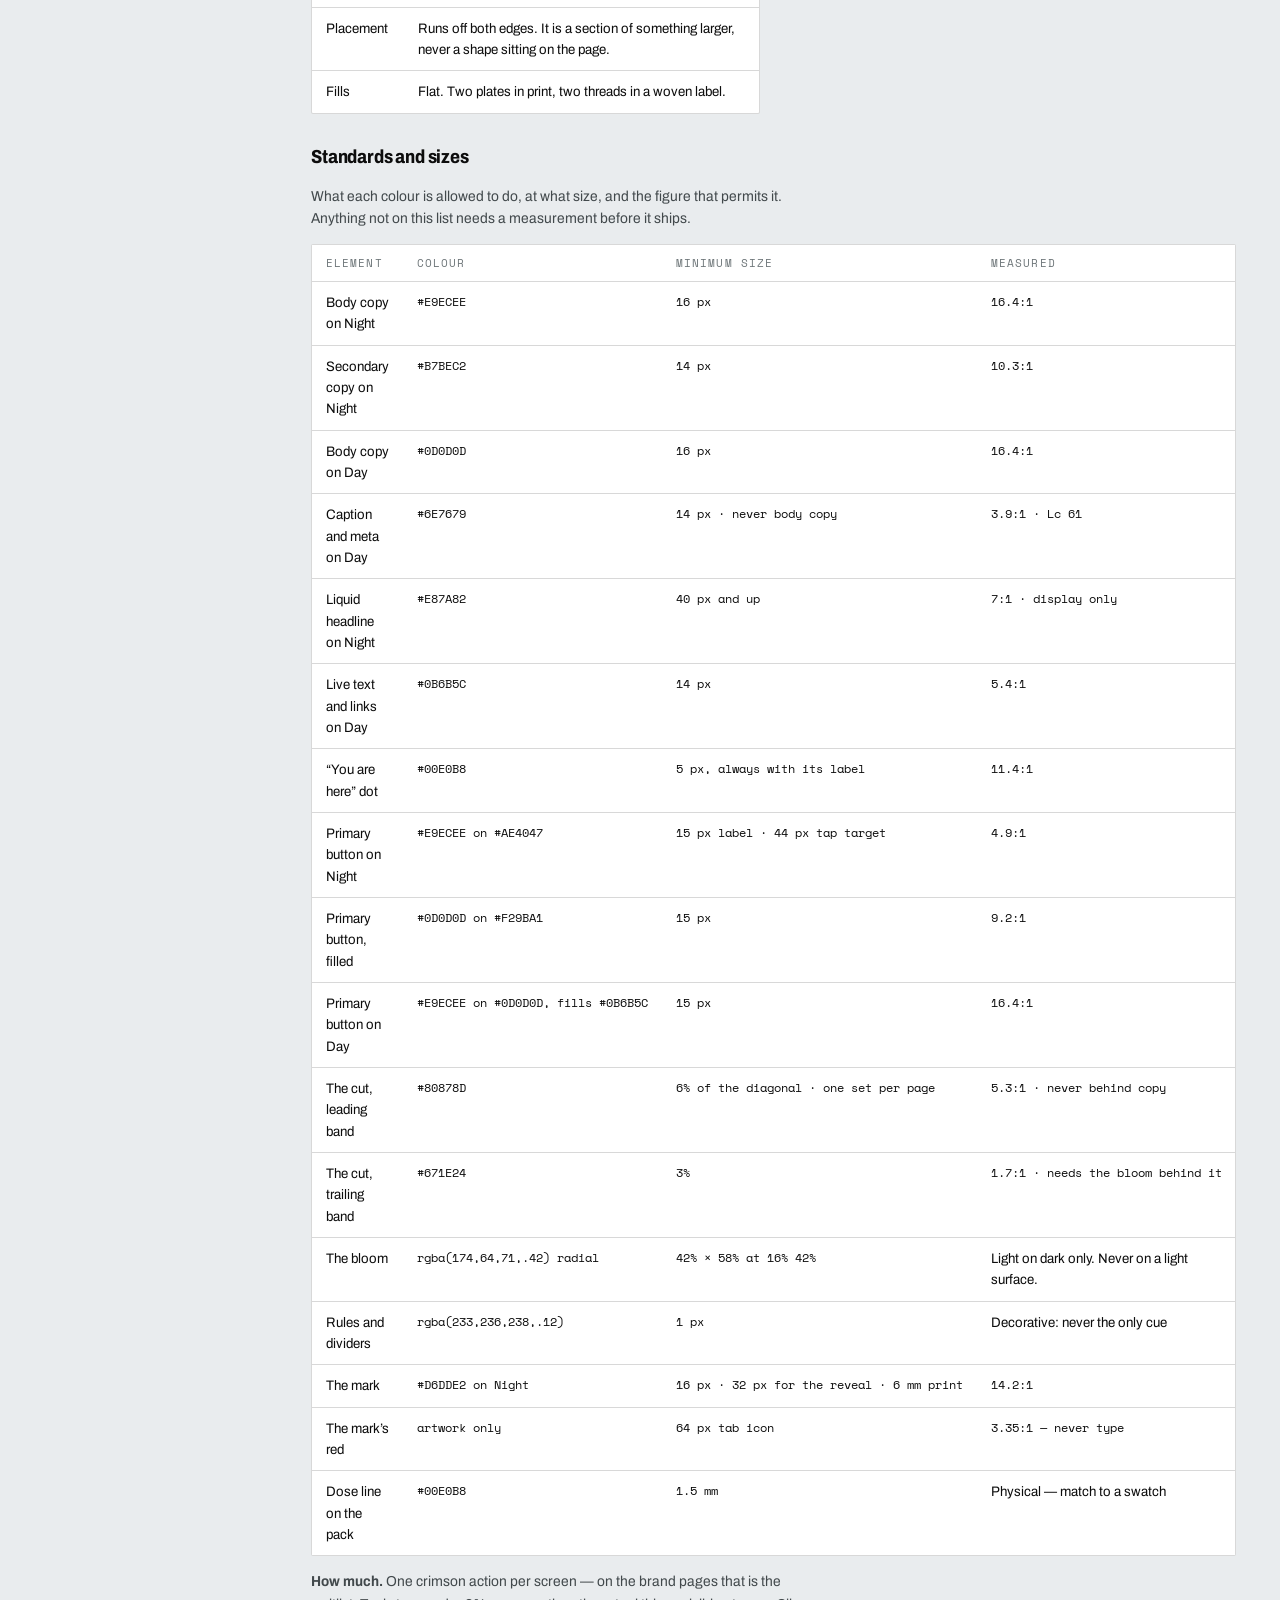
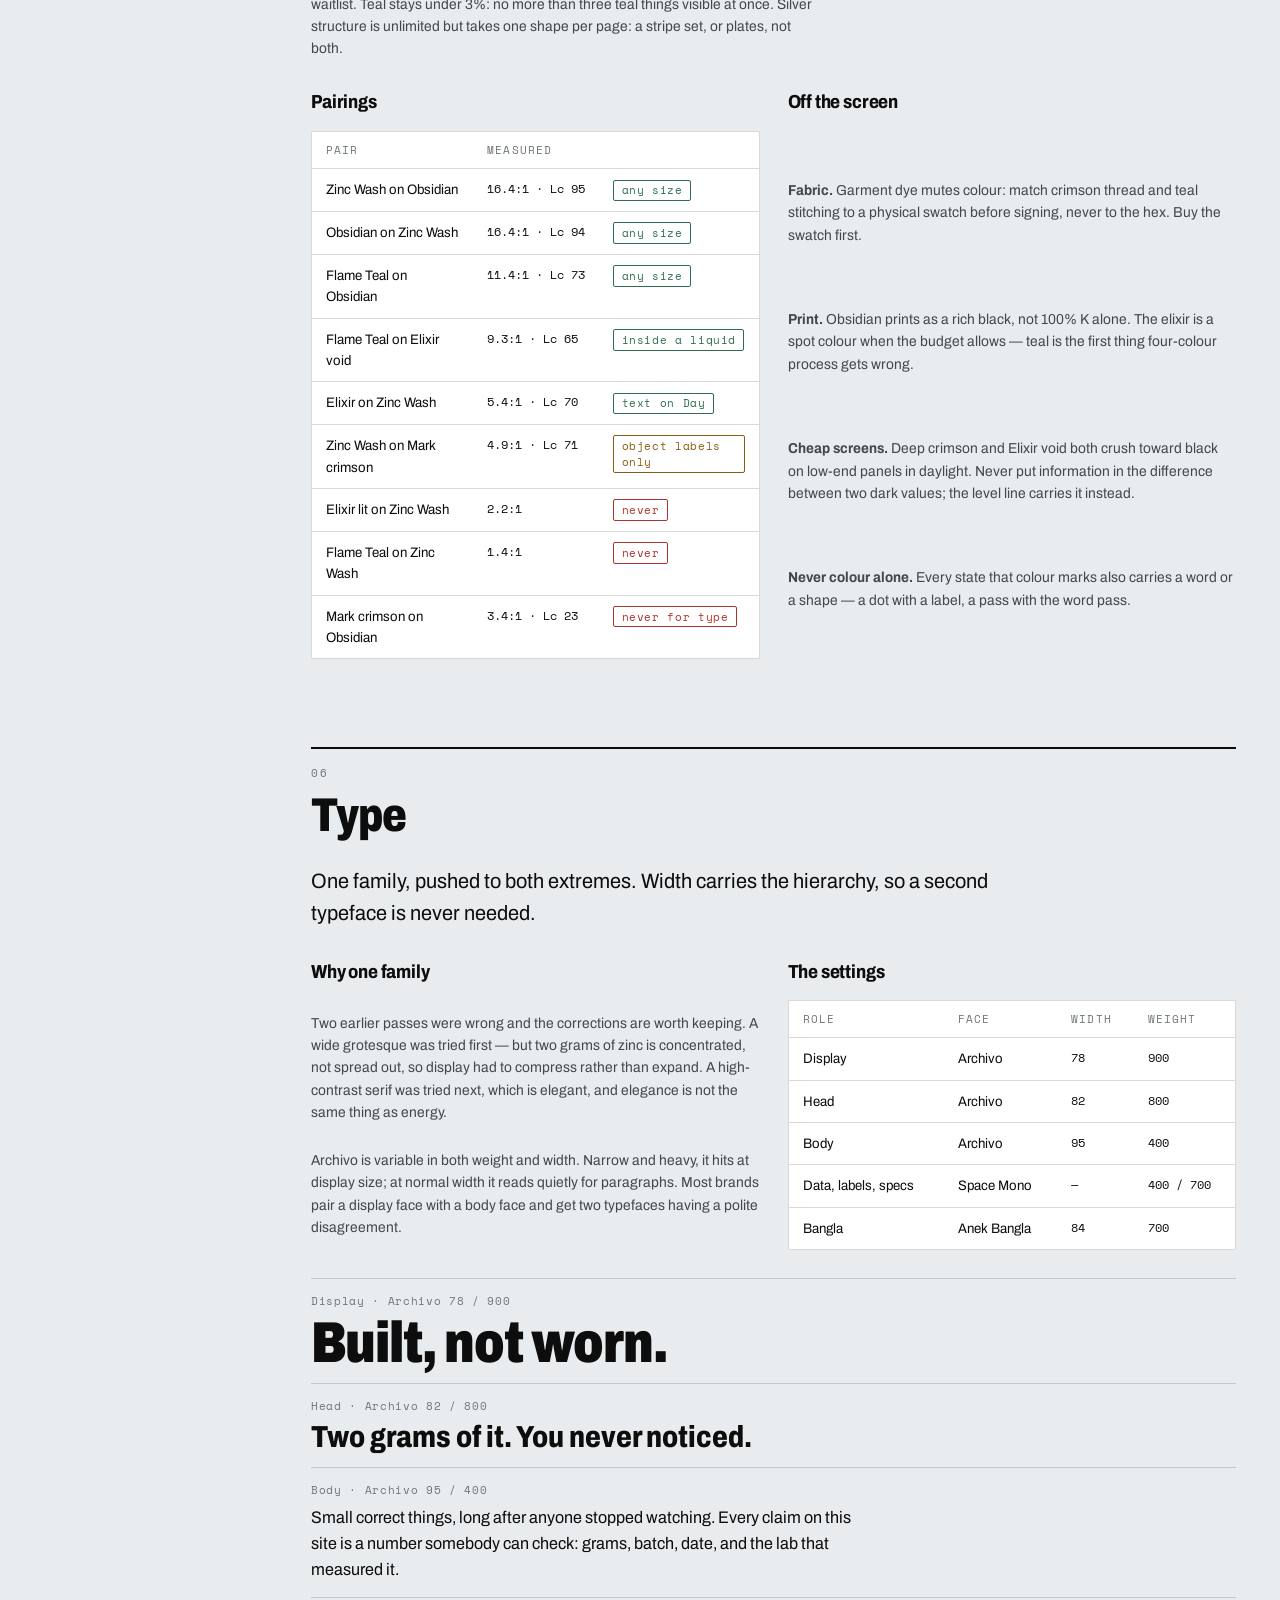
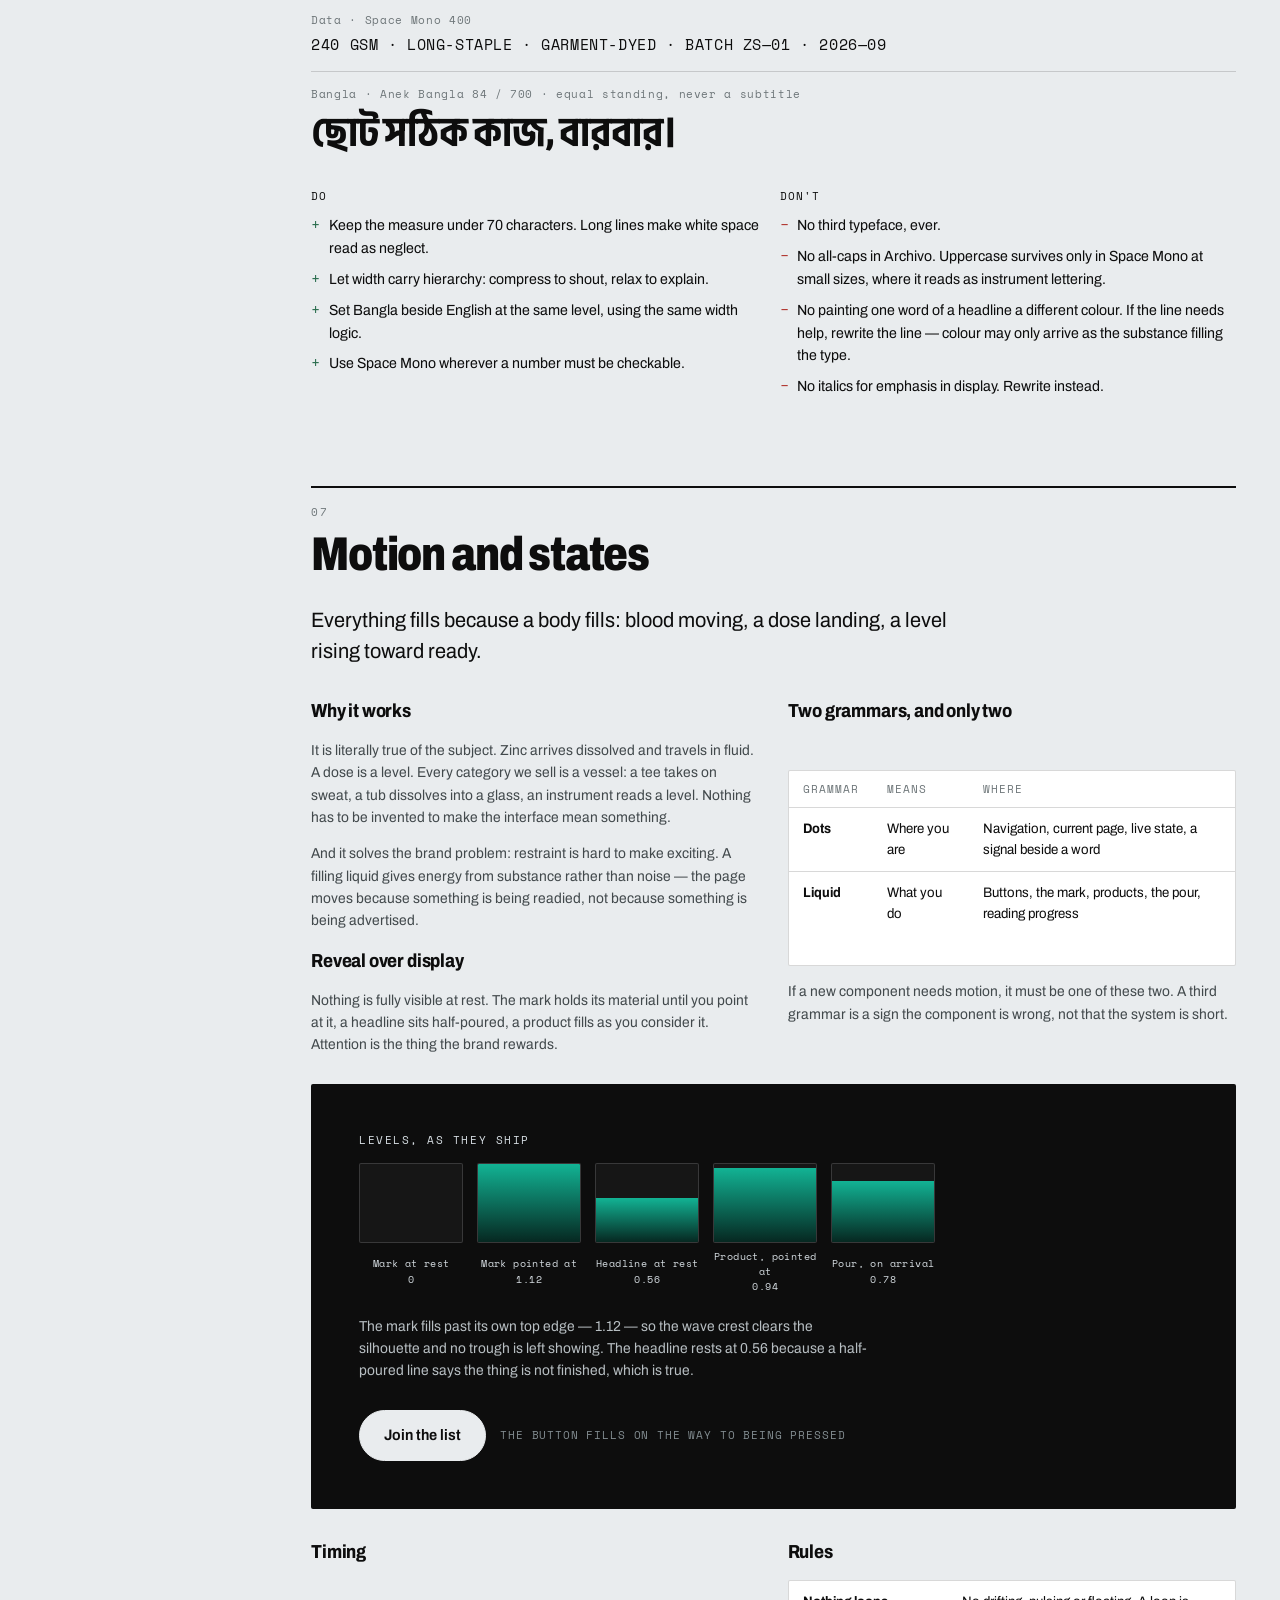
<file: docs/brand-book.html>
<!doctype html>
<html lang="en">
<head>
<meta charset="utf-8">
<meta name="viewport" content="width=device-width, initial-scale=1, viewport-fit=cover">
<meta name="robots" content="noindex">
<link rel="icon" type="image/png" href="../assets/img/zinstim-favicon.png">
<title>ZinStim Brand Book</title>
<link rel="preconnect" href="https://fonts.googleapis.com">
<link rel="preconnect" href="https://fonts.gstatic.com" crossorigin>
<link rel="stylesheet" href="https://fonts.googleapis.com/css2?family=Archivo:wdth,wght@62..125,100..900&family=Space+Mono:wght@400;700&family=Anek+Bangla:wdth,wght@75..125,100..800&display=swap">
<style>
/* ZinStim brand book. One visual world, on purpose: the brand's own two surfaces,
   Day (Zinc Wash) for specification, Night (Obsidian) for the brand. */
:root{
  --obsidian:#0D0D0D; --wash:#E9ECEE; --silver:#D6DDE2; --graphite:#6E7679; --muted:#828C90; --plate:#DDE2E5;
  --elixir-void:#062821; --elixir-deep:#0A4A3F; --elixir:#0B6B5C; --elixir-lit:#12B394; --flame:#00E0B8; --glow:#5BF5D6;
  --crimson:#AE4047; --oxblood:#671E24; --deep-crimson:#480F15; --shadow-crimson:#27090C;
  --info:#256D91; --info-lit:#6BC2EC; --pass:#2C6E4F; --warn:#8A5B12; --fail:#B0332B;
  --rule:rgba(13,13,13,.16); --rule-dark:rgba(233,236,238,.16);
  --display:"Archivo","Archivo Fallback",system-ui,sans-serif;
  --mono:"Space Mono",ui-monospace,"Cascadia Mono",Consolas,monospace;
  --bangla:"Anek Bangla","Archivo",system-ui,sans-serif;
  --ease:cubic-bezier(.16,1,.3,1);
  --gut:clamp(16px,4vw,44px);
}
*,*::before,*::after{box-sizing:border-box}
body{
  margin:0; background:var(--wash); color:var(--obsidian);
  font-family:var(--display); font-variation-settings:"wdth" 95,"wght" 400;
  font-size:16px; line-height:1.55; -webkit-font-smoothing:antialiased;
}
h1,h2,h3,h4{margin:0; text-wrap:balance; font-weight:400}
p,ul,ol,figure,table{margin:0}
a{color:inherit; text-underline-offset:3px; text-decoration-thickness:1px}
:focus-visible{outline:2px solid var(--elixir); outline-offset:3px; border-radius:2px}
.book{max-width:82rem; margin:0 auto; padding-inline:var(--gut); padding-block:0 96px}
.eyebrow{font-family:var(--mono); font-size:.68rem; letter-spacing:.14em; text-transform:uppercase; color:var(--graphite)}
.lede{font-size:clamp(1.05rem,.95rem + .5vw,1.3rem); max-width:62ch; line-height:1.5}
.body-copy{max-width:66ch; display:grid; gap:14px}
.body-copy p + p{margin:0}
.small{font-size:.9rem; color:#42494C; max-width:64ch}
b,strong{font-weight:inherit; font-variation-settings:"wdth" 92,"wght" 700}

/* ── the cover, and every other Night plate ── */
.plate{background:var(--obsidian); color:var(--wash); padding:clamp(24px,4vw,48px); border-radius:2px}
.plate .eyebrow{color:var(--silver)}
.plate .small{color:#B7BEC2}
.cover{margin-top:clamp(20px,4vw,40px); display:grid; gap:clamp(28px,5vw,56px); padding:clamp(28px,5vw,64px)}
.cover__top{display:flex; flex-wrap:wrap; align-items:center; justify-content:space-between; gap:20px}
.cover__id{display:flex; align-items:center; gap:18px}
.wordmark{font-variation-settings:"wdth" 78,"wght" 900; font-size:clamp(1.6rem,1.2rem + 1.4vw,2.2rem); letter-spacing:-.02em; line-height:1}
.cover h1{font-variation-settings:"wdth" 78,"wght" 900; font-size:clamp(2.6rem,1.4rem + 5.6vw,6rem); line-height:.88; letter-spacing:-.03em; max-width:16ch}
.cover__foot{display:flex; flex-wrap:wrap; gap:8px 28px; border-top:1px solid var(--rule-dark); padding-top:18px}

/* ── the mark ── */
.mark{display:block; height:auto; overflow:visible; --lv:0}
.mark__body{fill:var(--silver); transition:fill .4s ease}
.mark .vessel__level{transform-box:view-box; transform:translateY(calc((1 - var(--lv)) * 100%)); transition:transform .75s var(--ease)}
.mark .vessel__liquid{fill:#FFFFFF}
.markbtn{display:grid; place-items:center; padding:0; border:0; background:transparent; cursor:pointer; border-radius:50%}
.markbtn:hover .mark,.markbtn:focus-visible .mark,.markbtn.is-lit .mark{--lv:1.12}
.on-light .mark__body{fill:var(--obsidian)}

/* ── contents and page shell ── */
.shell{display:grid; grid-template-columns:minmax(0,1fr); gap:clamp(24px,4vw,56px); margin-top:clamp(36px,6vw,72px)}
@media (min-width:1080px){ .shell{grid-template-columns:13.5rem minmax(0,1fr)} }
.rail{align-self:start; display:grid; gap:10px}
@media (min-width:1080px){ .rail{position:sticky; top:24px} }
.rail ol{list-style:none; margin:0; padding:0; display:grid; gap:2px; font-size:.92rem}
.rail a{display:grid; grid-template-columns:2.4rem minmax(0,1fr); gap:6px; padding:7px 8px 7px 0; text-decoration:none; border-top:1px solid var(--rule)}
.rail a span{font-family:var(--mono); font-size:.72rem; color:var(--graphite)}
.rail a:hover{color:var(--elixir)}
.sections{display:grid; gap:clamp(48px,7vw,88px); min-width:0}
.sec{display:grid; gap:clamp(18px,2.4vw,28px); scroll-margin-top:24px}
.sec__head{display:grid; gap:10px; border-top:2px solid var(--obsidian); padding-top:16px}
.sec__head h2{font-variation-settings:"wdth" 80,"wght" 850; font-size:clamp(1.7rem,1.2rem + 2.2vw,3rem); line-height:.98; letter-spacing:-.025em}
.sub{display:grid; gap:14px}
.sub h3{font-variation-settings:"wdth" 86,"wght" 750; font-size:1.18rem; letter-spacing:-.01em}
.sub h4{font-variation-settings:"wdth" 88,"wght" 700; font-size:1rem}
.cols{display:grid; gap:clamp(16px,2.4vw,28px)}
@media (min-width:760px){ .cols--2{grid-template-columns:repeat(2,minmax(0,1fr))} }
@media (min-width:980px){ .cols--3{grid-template-columns:repeat(3,minmax(0,1fr))} }
.panel{background:#fff; border:1px solid var(--rule); border-radius:2px; padding:clamp(16px,2vw,22px); display:grid; gap:10px; align-content:start}
.panel--quiet{background:var(--plate); border-color:transparent}

/* ── specification tables ── */
.tablewrap{overflow-x:auto; border:1px solid var(--rule); border-radius:2px; background:#fff}
table.spec{width:100%; min-width:26rem; border-collapse:collapse; font-size:.86rem}
.sub--wide table.spec{min-width:38rem}
table.spec th,table.spec td{text-align:left; padding:10px 14px; border-bottom:1px solid var(--rule); vertical-align:top}
table.spec thead th{font-family:var(--mono); font-size:.66rem; letter-spacing:.1em; text-transform:uppercase; color:var(--graphite); font-weight:400; white-space:nowrap}
table.spec tbody tr:last-child td{border-bottom:0}
table.spec td.num,table.spec td.code{font-family:var(--mono); font-size:.78rem; font-variant-numeric:tabular-nums; white-space:nowrap}
.swatch-cell{display:inline-flex; align-items:center; gap:8px}
.swatch-cell i{width:1.1rem; height:1.1rem; border-radius:2px; box-shadow:inset 0 0 0 1px rgba(13,13,13,.25)}
.tag{display:inline-block; padding:.1rem .45rem; border-radius:2px; font-family:var(--mono); font-size:.66rem; letter-spacing:.06em; border:1px solid currentColor}
.tag--ok{color:var(--pass)} .tag--no{color:var(--fail)} .tag--care{color:var(--warn)}

/* ── swatch cards ── */
.chips{display:grid; grid-template-columns:repeat(auto-fill,minmax(11.5rem,1fr)); gap:12px}
.chip{border:1px solid var(--rule); border-radius:2px; overflow:hidden; background:#fff; display:grid}
.chip__well{height:5.5rem; background:var(--c); position:relative}
.chip__well span{position:absolute; left:10px; bottom:8px; font-family:var(--mono); font-size:.62rem; letter-spacing:.06em; color:var(--t)}
.chip__meta{padding:10px 12px 12px; display:grid; gap:3px}
.chip__name{font-variation-settings:"wdth" 88,"wght" 700; font-size:.95rem}
.chip__code,.chip__role{font-family:var(--mono); font-size:.68rem; color:var(--graphite); line-height:1.5}

/* ── the 90/8/2 ratio ── */
.ratio{display:grid; gap:10px}
.ratio__bar{display:flex; height:3.2rem; border-radius:2px; overflow:hidden; box-shadow:inset 0 0 0 1px var(--rule)}
.ratio__bar i{display:block}
.ratio__key{display:flex; flex-wrap:wrap; gap:6px 22px; font-family:var(--mono); font-size:.7rem; letter-spacing:.04em}
.ratio__key span{display:inline-flex; align-items:center; gap:7px}
.ratio__key b{width:.85rem; height:.85rem; border-radius:2px; box-shadow:inset 0 0 0 1px rgba(13,13,13,.25)}

/* ── measured comparisons ── */
.bars{display:grid; gap:8px}
.bars__row{display:grid; grid-template-columns:minmax(6.5rem,8rem) minmax(0,1fr) 3.4rem; align-items:center; gap:10px; font-size:.85rem}
.bars__track{display:block; height:1.5rem; background:var(--plate); border-radius:2px; overflow:hidden}
.bars__fill{display:block; height:100%; background:var(--c)}
.bars__val{font-family:var(--mono); font-size:.74rem; text-align:right; font-variant-numeric:tabular-nums}
.bars__row--ours .bars__name{font-variation-settings:"wdth" 90,"wght" 700}
.cvd{display:grid; gap:8px}
.cvd__row{display:grid; grid-template-columns:minmax(7rem,9rem) minmax(0,1fr); gap:10px; align-items:center}
.cvd__pair{display:flex; gap:6px; flex-wrap:wrap}
.cvd__pair i{flex:1 1 4rem; height:2.6rem; border-radius:2px; display:grid; place-items:center; font-family:var(--mono); font-size:.62rem; color:var(--t)}

/* ── do and don't ── */
.dd{display:grid; gap:12px}
@media (min-width:760px){ .dd{grid-template-columns:repeat(2,minmax(0,1fr))} }
.dd__col{display:grid; gap:10px; align-content:start}
.dd__col h4{display:inline-flex; align-items:center; gap:8px; font-family:var(--mono); font-size:.7rem; letter-spacing:.1em; text-transform:uppercase}
.dd__col ul{list-style:none; padding:0; display:grid; gap:8px; font-size:.92rem}
.dd__col li{padding-left:1.1rem; position:relative}
.dd--do li::before{content:"+"; position:absolute; left:0; color:var(--pass); font-family:var(--mono)}
.dd--no li::before{content:"\2212"; position:absolute; left:0; color:var(--fail); font-family:var(--mono)}

/* ── the mark, drawn to its construction ── */
.build{display:grid; gap:16px}
@media (min-width:860px){ .build{grid-template-columns:minmax(0,1.05fr) minmax(0,1fr); align-items:center} }
.build__draw{background:#fff; border:1px solid var(--rule); border-radius:2px; padding:18px}
.build__draw svg{display:block; width:100%; height:auto}
.dim{fill:none; stroke:var(--elixir); stroke-width:.6; stroke-dasharray:3 3}
.dimsolid{fill:none; stroke:var(--elixir); stroke-width:.8}
.dimlabel{font-family:var(--mono); font-size:5px; fill:var(--elixir)}
.ghost{fill:rgba(13,13,13,.1)}
.silhouette{fill:var(--obsidian)}
.grid-line{stroke:rgba(13,13,13,.12); stroke-width:.5}

/* ── type specimens ── */
.specimen{display:grid; gap:6px; border-top:1px solid var(--rule); padding-top:14px}
.specimen__meta{font-family:var(--mono); font-size:.68rem; color:var(--graphite); letter-spacing:.06em}
.sp-display{font-variation-settings:"wdth" 78,"wght" 900; font-size:clamp(2rem,1rem + 4.4vw,3.6rem); line-height:.92; letter-spacing:-.02em}
.sp-head{font-variation-settings:"wdth" 82,"wght" 800; font-size:clamp(1.3rem,1rem + 1.4vw,1.9rem); line-height:1.05}
.sp-body{font-variation-settings:"wdth" 95,"wght" 400; font-size:1.05rem; max-width:60ch}
.sp-mono{font-family:var(--mono); font-size:.92rem; letter-spacing:.04em}
.sp-bangla{font-family:var(--bangla); font-variation-settings:"wdth" 84,"wght" 700; font-size:clamp(1.6rem,1rem + 2.4vw,2.6rem); line-height:1.2}

/* ── the liquid button, shown as itself ── */
.btn{
  position:relative; overflow:hidden; isolation:isolate; display:inline-flex; align-items:center; justify-content:center;
  font:inherit; font-size:.95rem; font-variation-settings:"wdth" 92,"wght" 650; padding:.8rem 1.5rem; border-radius:999px;
  cursor:pointer; background:var(--wash); color:var(--obsidian); border:1px solid var(--wash); transition:color .3s ease .12s;
}
.btn::before{
  content:""; position:absolute; z-index:-1; left:50%; top:118%; width:max(240%,14rem); aspect-ratio:1; border-radius:42%;
  background:var(--elixir); translate:-50% 0; transition:top .75s var(--ease); pointer-events:none;
}
.btn:hover,.btn:focus-visible{color:var(--wash); transition-delay:0s}
.btn:hover::before,.btn:focus-visible::before{top:-46%}
.demo-row{display:flex; flex-wrap:wrap; gap:14px; align-items:center}

/* states, drawn side by side because paper cannot hover */
.states{display:grid; gap:16px}
.state-row{display:grid; gap:10px; padding-top:14px; border-top:1px solid var(--rule-dark)}
.state-row:first-of-type{border-top:0; padding-top:0}
.state-head{display:flex; flex-wrap:wrap; align-items:baseline; gap:4px 14px}
.state-head b{font-variation-settings:"wdth" 88,"wght" 700; font-size:1rem}
.state-head span{font-family:var(--mono); font-size:.66rem; letter-spacing:.06em; color:#B7BEC2}
.state-cells{display:grid; grid-template-columns:repeat(auto-fit,minmax(8.5rem,1fr)); gap:10px}
.cell-demo{display:grid; gap:10px; justify-items:start; align-content:start; padding:14px; border-radius:2px; background:rgba(233,236,238,.04); box-shadow:inset 0 0 0 1px rgba(233,236,238,.10)}
.cell-demo .cap{font-family:var(--mono); font-size:.6rem; letter-spacing:.08em; text-transform:uppercase; color:#B7BEC2}
.btn--night{background:var(--crimson); color:var(--wash); border-color:var(--crimson)}
.btn--night::before{background:#F29BA1}
.btn--ghost{background:transparent; color:var(--wash); border-color:rgba(233,236,238,.45)}
.btn--ghost::before{background:rgba(233,236,238,.16)}
.btn--ghost.is-hover{color:var(--wash); border-color:var(--wash)}
.btn.is-hover{color:var(--obsidian); transition-delay:0s}
.btn.is-hover::before{top:-46%}
.btn.is-focus{outline:2px solid var(--flame); outline-offset:3px}
.btn.is-off{background:transparent; color:#7C8488; border-color:rgba(233,236,238,.22)}
.btn.is-off::before{display:none}
.nav-demo{display:inline-flex; align-items:center; gap:.5rem; color:var(--wash); font-variation-settings:"wdth" 92,"wght" 600}
.nav-demo i{width:5px; height:5px; border-radius:50%; background:var(--flame)}
.nav-demo.is-quiet{color:#B7BEC2}
.nav-demo.is-hover{text-decoration:underline; text-decoration-color:var(--flame); text-decoration-thickness:1.5px; text-underline-offset:5px}
.field-demo{width:100%; padding:.6rem .85rem; border-radius:999px; background:#161618; color:var(--wash); border:1px solid rgba(233,236,238,.16); font:inherit; font-size:.85rem}
.field-demo.is-focus{outline:2px solid var(--flame); outline-offset:2px}
.field-demo.is-bad{border-color:#FF7A6B}
.msg-demo{display:inline-flex; align-items:center; gap:.4rem; font-size:.78rem; color:#FF7A6B}
.msg-demo i{width:6px; height:6px; border-radius:50%; background:currentColor}
.tile-demo{display:grid; gap:6px; width:100%; padding:12px; border-radius:2px; background:#161618; color:var(--wash)}
.tile-demo.is-on{background:#480F15}
.tile-demo b{font-variation-settings:"wdth" 82,"wght" 800; font-size:1.05rem}
.tile-demo em{font-style:normal; font-family:var(--mono); font-size:.6rem; letter-spacing:.06em; display:inline-flex; align-items:center; gap:.4rem}
.tile-demo em i{width:8px; height:8px; border-radius:50%; background:var(--crimson)}
.glass-demo{width:3.2rem; height:4rem; border-radius:2px; position:relative; overflow:hidden; box-shadow:inset 0 0 0 1px rgba(233,236,238,.25)}
.glass-demo i{position:absolute; left:0; right:0; bottom:0; background:var(--crimson)}
.hint{font-family:var(--mono); font-size:.66rem; letter-spacing:.08em; color:var(--muted); text-transform:uppercase}

/* ── levels diagram ── */
.levels{display:flex; flex-wrap:wrap; gap:14px}
.level{display:grid; gap:6px; justify-items:center; width:6.5rem}
.level__glass{width:100%; height:5rem; border:1px solid var(--rule-dark); border-radius:2px; position:relative; overflow:hidden; background:rgba(233,236,238,.04)}
.level__fill{position:absolute; left:0; right:0; bottom:0; background:linear-gradient(var(--elixir-lit),var(--elixir-void))}
.level__cap{font-family:var(--mono); font-size:.62rem; color:var(--silver); text-align:center; letter-spacing:.04em}

.mission{margin-top:clamp(28px,5vw,48px); display:grid; gap:clamp(18px,3vw,28px)}
.mission__line{font-variation-settings:"wdth" 78,"wght" 900; font-size:clamp(1.9rem,1.1rem + 3.4vw,3.4rem); line-height:.96; letter-spacing:-.03em; max-width:22ch}
.two-lines{display:grid; gap:16px}
.two-lines .sp-head{max-width:36ch}
.quickcard{display:grid; gap:14px; margin-top:clamp(20px,3vw,32px)}
.quickcard ol{margin:0; padding-left:1.3rem; display:grid; gap:9px; font-size:1rem; max-width:70ch}
.quickcard li b{font-variation-settings:"wdth" 88,"wght" 750}

.colophon{margin-top:clamp(48px,7vw,88px); border-top:2px solid var(--obsidian); padding-top:18px; display:flex; flex-wrap:wrap; gap:10px 32px; font-family:var(--mono); font-size:.72rem; color:var(--graphite)}

@media print{
  .rail{display:none}
  .shell{grid-template-columns:minmax(0,1fr)}
  .plate,.chip__well,.ratio__bar i,.bars__fill,.swatch-cell i,.cvd__pair i,.level__fill,.wheel{-webkit-print-color-adjust:exact; print-color-adjust:exact}
  .sections{gap:0}
  .sec{break-before:page; gap:14px}
  .mixer,.quickcard,.mission{break-before:page}
  h3,h4,.specimen__meta{break-after:avoid}
  .panel,.tablewrap,figure,.dd__col,.specimen,.level,.build__draw,.mix-critic{break-inside:avoid}
  .tablewrap{overflow:visible}
  table.spec{min-width:0; font-size:.72rem}
  table.spec th,table.spec td{padding:6px 8px}
  .book{padding-block:0 24px; max-width:none}
  .cover{padding:clamp(24px,4vw,40px)}
  .hint,.demo-row{display:none}
  a{text-decoration:none}
}
@media (prefers-reduced-motion:reduce){
  *,*::before,*::after{transition-duration:.01ms !important; animation:none !important}
}
</style>
</head>
<body>


<div class="book">
  <header class="plate cover">
    <div class="cover__top">
      <div class="cover__id">
        <button class="markbtn" type="button" aria-label="The ZinStim mark. Hover or tap to uncover its carbon fibre.">
          <svg class="mark" viewBox="0 0 128 114" width="54" aria-hidden="true" focusable="false"><defs><clipPath id="bb-mark-clip"><path d="M3.6,106.0 L5.5,106.9 L8.4,105.0 L120.1,7.8 L121.9,5.2 L122.0,1.4 L121.1,0.0 L1.2,0.0 L0.0,1.1 L0.0,5.5 L1.2,6.9 L32.5,18.0 L38.4,20.9 L43.9,26.4 L45.9,30.0 L47.1,34.6 L46.8,38.5 L43.8,44.4 L3.1,100.5Z"/><path d="M44.1,79.2 L44.1,83.6 L45.6,84.9 L123.9,113.1 L124.5,113.9 L126.5,113.9 L127.9,111.8 L127.9,107.6 L88.4,67.9 L84.9,65.2 L80.1,63.1 L71.1,62.0 L62.8,64.0 L57.8,67.1Z"/></clipPath><mask id="bb-mark-fill" maskUnits="userSpaceOnUse" x="0" y="0" width="128" height="114"><g class="vessel__level"><path class="vessel__liquid" d="M-200,7 Q-187.5,0 -175,7 T-150,7 T-125,7 T-100,7 T-75,7 T-50,7 T-25,7 T0,7 T25,7 T50,7 T75,7 T100,7 T125,7 T150,7 T175,7 T200,7 T225,7 T250,7 T275,7 T300,7 T325,7 T350,7 T375,7 T400,7 V240 H-200 Z"/></g></mask></defs><path class="mark__body" d="M3.6,106.0 L5.5,106.9 L8.4,105.0 L120.1,7.8 L121.9,5.2 L122.0,1.4 L121.1,0.0 L1.2,0.0 L0.0,1.1 L0.0,5.5 L1.2,6.9 L32.5,18.0 L38.4,20.9 L43.9,26.4 L45.9,30.0 L47.1,34.6 L46.8,38.5 L43.8,44.4 L3.1,100.5Z M44.1,79.2 L44.1,83.6 L45.6,84.9 L123.9,113.1 L124.5,113.9 L126.5,113.9 L127.9,111.8 L127.9,107.6 L88.4,67.9 L84.9,65.2 L80.1,63.1 L71.1,62.0 L62.8,64.0 L57.8,67.1Z"/><g clip-path="url(#bb-mark-clip)" mask="url(#bb-mark-fill)"><image id="bb-mark-img" href="[data-uri]" width="128" height="114"/></g></svg>
        </button>
        <span class="wordmark">ZinStim</span>
      </div>
      <p class="eyebrow">Brand book &middot; Edition 01 &middot; September 2026</p>
    </div>
    <div>
      <h1>The thing that matters most is the thing you never notice.</h1>
      <p class="small" style="margin-top:18px; max-width:56ch">Two grams of zinc run protein synthesis, hormone production, immune response and recovery. Take it away and everything downstream quietly fails. You have never once thought about it. That sentence is the brand, and this book is how it is built.</p>
    </div>
    <div class="cover__foot">
      <p class="eyebrow">Fitness &middot; Dhaka, Bangladesh</p>
      <p class="eyebrow">Wear &middot; Fuel &middot; Instruments</p>
      <p class="eyebrow">Internal &mdash; for the team</p>
    </div>
  </header>

  <section class="mission" aria-labelledby="mission-h">
    <p class="eyebrow">The mission</p>
    <h2 id="mission-h" class="mission__line">We make the small correct things training actually runs on, and we publish the proof.</h2>
    <div class="cols cols--3">
      <div class="sub">
        <h3>Why we exist</h3>
        <p class="small">In this market a claim is free and proof is not. Everything we sell states its number: grams, batch, date, and the lab that measured it.</p>
      </div>
      <div class="sub">
        <h3>Who it is for</h3>
        <p class="small">People training in Dhaka who keep going after anyone stopped watching. Diaspora second, and the order matters.</p>
      </div>
      <div class="sub">
        <h3>The promise</h3>
        <p class="small">Product is the proof, not the pitch. If a line could sit on a competitor&rsquo;s site with the logo swapped, it does not ship.</p>
      </div>
    </div>
    <div class="plate two-lines">
      <p class="eyebrow">Two lines that explain the rest</p>
      <p class="sp-head">Everything fills because a body fills: blood moving, a dose landing, a level rising toward ready.</p>
      <p class="sp-head">The mark is red because muscle is, and woven in carbon because that is what repetition makes &mdash; many small fibres, one strong object.</p>
    </div>
  </section>

  <section class="quickcard" aria-labelledby="card-h">
    <p class="eyebrow">If you read one page, read this one</p>
    <h2 id="card-h" style="font-variation-settings:'wdth' 80,'wght' 850; font-size:clamp(1.5rem,1.1rem + 1.6vw,2.2rem); line-height:1; letter-spacing:-.02em">Ten rules</h2>
    <ol>
      <li><b>Quiet is the position.</b> Every rival sells the shout. We sell the small correct input, repeated after anyone stopped watching.</li>
      <li><b>Night for the brand, Day for the proof.</b> Obsidian carries the story; Zinc Wash carries sizes, doses, lab panels and policy.</li>
      <li><b>One live colour.</b> The elixir teal means alive, measured, recovering, correct. Under 8% of any screen.</li>
      <li><b>Red acts, and only in the dark.</b> Crimson leads the things you touch on Night. On a light surface red means failure, so nothing there is crimson but the mark.</li>
      <li><b>Structure is silver.</b> The stripes, plates and rules are the jar lid's own metal &mdash; that is what keeps black-and-red from becoming the supplement aisle.</li>
      <li><b>Colour is an event.</b> One crimson action per screen, teal under 3%. If two coloured things fight for attention, one of them is wrong.</li>
      <li><b>Dots mean where you are. Liquid means what you do.</b> Those are the only two motion grammars.</li>
      <li><b>Gradients live inside liquid, and in one bloom.</b> Light may glow on the dark behind a headline. Surfaces still get no gradient fills &mdash; zinc is a solid.</li>
      <li><b>One type family, pushed to both extremes.</b> Archivo narrow and heavy for display, normal for reading. Bangla sits beside English, never beneath it.</li>
      <li><b>Nothing loops.</b> Motion answers a person. It never performs on its own.</li>
      <li><b>Say what the thing is.</b> If a line could sit on a competitor's site with the logo swapped, rewrite it.</li>
    </ol>
  </section>

  <div class="shell">
    <nav class="rail" aria-label="Contents">
      <p class="eyebrow">Contents</p>
      <ol>
        <li><a href="#s1"><span>01</span>The brand</a></li>
        <li><a href="#s2"><span>02</span>The name</a></li>
        <li><a href="#s3"><span>03</span>The idea</a></li>
        <li><a href="#s4"><span>04</span>The mark</a></li>
        <li><a href="#s5"><span>05</span>Colour</a></li>
        <li><a href="#s6"><span>06</span>Type</a></li>
        <li><a href="#s7"><span>07</span>Motion</a></li>
        <li><a href="#s8"><span>08</span>Voice</a></li>
        <li><a href="#s9"><span>09</span>Pictures</a></li>
        <li><a href="#s10"><span>10</span>In use</a></li>
        <li><a href="#s11"><span>11</span>Keeping it</a></li>
      </ol>
    </nav>

    <div class="sections">
      <section class="sec" id="s1">
        <div class="sec__head">
          <p class="eyebrow">01</p>
          <h2>The brand</h2>
        </div>
        <p class="lede">ZinStim is a fitness brand from Dhaka that sells confidence, and treats the product as the proof rather than the pitch.</p>
        <div class="cols cols--3">
          <div class="panel">
            <h3>Wear</h3>
            <p class="small">What you put on. Training tees first, cut and weight stated in grams, not adjectives.</p>
          </div>
          <div class="panel">
            <h3>Fuel</h3>
            <p class="small">What you take in. Creatine and protein, with an independent lab panel published beside each batch.</p>
          </div>
          <div class="panel">
            <h3>Instruments</h3>
            <p class="small">What measures it. Watches and bands. Not open yet: an empty door is the first promise a brand cannot keep.</p>
          </div>
        </div>
        <div class="cols cols--2">
          <div class="sub">
            <h3>Who it is for</h3>
            <p class="small">Bangladesh first, the diaspora second, and the order matters. Bangla sits beside English with equal standing, not as a translation toggle. For readers abroad, being built in Dhaka is the asset, not the thing to soften.</p>
          </div>
          <div class="sub">
            <h3>Where it is now</h3>
            <p class="small">Story first, waitlist only, nothing for sale. No transaction means no regulatory dependency, so the brand can be alive months before the product ships. It also matches the argument: the thing worth having is the thing built slowly. The waitlist is the only button on the site.</p>
          </div>
        </div>
      </section>

      <section class="sec" id="s2">
        <div class="sec__head">
          <p class="eyebrow">02</p>
          <h2>The name</h2>
        </div>
        <div class="cols cols--2">
          <div class="sub">
            <h3>Zin &mdash; from zinc</h3>
            <p class="small">Element 30. A trace mineral: your body holds about two grams of it, and that is the whole supply. It runs protein synthesis, testosterone, immune response and recovery. It is the smallest correct thing in the system, and nobody thanks it.</p>
          </div>
          <div class="sub">
            <h3>Stim &mdash; from stimulus</h3>
            <p class="small">The training stress that causes the body to adapt: stimulus, recovery, adaptation. Deliberately <em>stimulus</em>, not <em>stimulant</em>. We are not in the caffeine business, and the brand never sells a jolt.</p>
          </div>
        </div>
        <p class="lede">Put together: <b>the small correct input that causes a change.</b> The name is the thesis, which is why the brand can be quiet everywhere else.</p>
        <div class="tablewrap">
          <table class="spec">
            <thead><tr><th>Setting</th><th>Correct</th><th>Wrong</th><th>Why</th></tr></thead>
            <tbody>
              <tr><td>Written</td><td class="code">ZinStim</td><td class="code">Zinstim &middot; ZINSTIM &middot; Zin-Stim &middot; Zin Stim</td><td>Two capitals hold the two halves of the idea together in one word.</td></tr>
              <tr><td>Said</td><td class="code">zin&middot;stim</td><td class="code">zine&middot;stim</td><td>Short i, as in zinc. Two beats, stress on the first.</td></tr>
              <tr><td>In a sentence</td><td>ZinStim is a fitness brand.</td><td>The ZinStim.</td><td>It is a name, not a category.</td></tr>
              <tr><td>In Bangla</td><td class="code" style="font-family:var(--bangla); font-size:1.1rem">জিনস্টিম</td><td>Transliterations that add a vowel</td><td>Set in Anek Bangla beside the English, never as a subtitle under it.</td></tr>
            </tbody>
          </table>
        </div>
      </section>

      <section class="sec" id="s3">
        <div class="sec__head">
          <p class="eyebrow">03</p>
          <h2>The idea: Trace</h2>
        </div>
        <p class="lede">Change is not made of dramatic gestures. It is made of small correct inputs, repeated past the point where anyone is watching.</p>
        <div class="cols cols--2">
          <div class="sub">
            <h3>Why this idea holds</h3>
            <p class="small">It comes out of the name instead of being applied to it. It makes the sparse layouts mean something: sparse because the subject is <em>trace</em>, not sparse because there was nothing to put there. And it gives us the one thing the category does not have — a position that cannot be copied by turning the volume up.</p>
          </div>
          <div class="sub">
            <h3>The one moment</h3>
            <p class="small">Zinc is explained exactly once on the whole site, as a full-bleed divider. After that it is never mentioned again: no atomic numbers, no periodic table, no lab language anywhere else.</p>
            <p class="sp-head" style="margin-top:6px">Two grams of it.<br>You never noticed.</p>
          </div>
        </div>
        <div class="plate">
          <p class="eyebrow">The test</p>
          <p class="sp-head" style="margin-top:8px; max-width:24ch">Every other brand in this aisle sells the gesture. We sell the opposite, and it is the more honest of the two.</p>
          <p class="small" style="margin-top:14px">Confidence, correctly defined: shouting is insecurity at volume. Confidence is quiet, specific and unbothered — which is also what the layout looks like.</p>
        </div>
      </section>
      <section class="sec" id="s4">
        <div class="sec__head">
          <p class="eyebrow">04</p>
          <h2>The mark</h2>
        </div>
        <p class="lede">A swept blade-form Z, drawn as one closed silhouette in a 128 &times; 114 box. It is a letter, a tool and a vessel at the same time.</p>

        <div class="build">
          <div class="build__draw">
            <svg viewBox="-44 -44 216 202" role="img" aria-label="Construction drawing: the mark in its 128 by 114 box, with a clear space margin of 28.5 units and the blade and wedge axes marked at 45 and 26 degrees.">
              <g class="grid-line" fill="none">
                <path d="M0 0V114M32 0V114M64 0V114M96 0V114M128 0V114"/>
                <path d="M0 0H128M0 28.5H128M0 57H128M0 85.5H128M0 114H128"/>
              </g>
              <rect x="-28.5" y="-28.5" width="185" height="171" class="dim"/>
              <rect x="0" y="0" width="128" height="114" class="dimsolid"/>
              <path class="ghost" d="M3.6,106.0 L5.5,106.9 L8.4,105.0 L120.1,7.8 L121.9,5.2 L122.0,1.4 L121.1,0.0 L1.2,0.0 L0.0,1.1 L0.0,5.5 L1.2,6.9 L32.5,18.0 L38.4,20.9 L43.9,26.4 L45.9,30.0 L47.1,34.6 L46.8,38.5 L43.8,44.4 L3.1,100.5Z M44.1,79.2 L44.1,83.6 L45.6,84.9 L123.9,113.1 L124.5,113.9 L126.5,113.9 L127.9,111.8 L127.9,107.6 L88.4,67.9 L84.9,65.2 L80.1,63.1 L71.1,62.0 L62.8,64.0 L57.8,67.1Z"/>
              <path class="silhouette" d="M3.6,106.0 L5.5,106.9 L8.4,105.0 L120.1,7.8 L121.9,5.2 L122.0,1.4 L121.1,0.0 L1.2,0.0 L0.0,1.1 L0.0,5.5 L1.2,6.9 L32.5,18.0 L38.4,20.9 L43.9,26.4 L45.9,30.0 L47.1,34.6 L46.8,38.5 L43.8,44.4 L3.1,100.5Z M44.1,79.2 L44.1,83.6 L45.6,84.9 L123.9,113.1 L124.5,113.9 L126.5,113.9 L127.9,111.8 L127.9,107.6 L88.4,67.9 L84.9,65.2 L80.1,63.1 L71.1,62.0 L62.8,64.0 L57.8,67.1Z" opacity=".92"/>
              <path class="dim" d="M14 73L86 1"/>
              <path class="dim" d="M59 74.6L115 101.3"/>
              <text class="dimlabel" x="88" y="6">45&deg; blade</text>
              <text class="dimlabel" x="86" y="112">26&deg; wedge</text>
              <text class="dimlabel" x="-42" y="-33">clear space = 0.25 H</text>
              <text class="dimlabel" x="0" y="-8">128 units</text>
              <text class="dimlabel" x="132" y="60">114</text>
              <text class="dimlabel" x="132" y="70">9:8</text>
            </svg>
          </div>
          <div class="sub">
            <h3>Anatomy</h3>
            <p class="small"><b>The blade</b> is the long stroke, its axis at 45&deg;: the stimulus, the cut, the training stress. <b>The wedge</b> answers it at 26&deg;, low and to the right: the base the stimulus acts on. Read together they make a Z with a stroke through it — zinc, and a measurement mark.</p>
            <p class="small">The proportion is fixed at <b>9:8</b>, wider than it is tall, so the mark sits as an object rather than a letter. Nothing inside it is decoration: the silhouette is one closed path, which is why it survives at 16 pixels and in a single woven thread.</p>
            <h3>It is a vessel</h3>
            <p class="small">The shape has an inside, and the inside can hold something. That is what makes the whole motion system possible, and it is why the mark is never filled with a flat colour: what fills it is a material.</p>
          </div>
        </div>

        <div class="plate cols cols--2">
          <div class="sub">
            <p class="eyebrow">The reveal</p>
            <h3 style="font-size:1.4rem">The red is found, not shown</h3>
            <p class="small"><b>The mark is red because muscle is, and woven in carbon because that is what repetition makes: many small fibres, one strong object.</b></p>
            <p class="small">At rest it is Zinc Silver on Night, Obsidian on Day. Point at it and a liquid rises inside the silhouette and uncovers the artwork. The brand's whole argument, performed in one interaction: the thing that matters is the thing you only notice when you look.</p>
            <p class="hint">Hover or tap the mark &rarr;</p>
          </div>
          <div style="display:grid; place-items:center">
            <button class="markbtn" type="button" aria-label="The mark. Hover or tap to uncover its carbon fibre.">
              <svg class="mark" viewBox="0 0 128 114" width="150" aria-hidden="true" focusable="false"><defs><clipPath id="bb-mark-clip2"><path d="M3.6,106.0 L5.5,106.9 L8.4,105.0 L120.1,7.8 L121.9,5.2 L122.0,1.4 L121.1,0.0 L1.2,0.0 L0.0,1.1 L0.0,5.5 L1.2,6.9 L32.5,18.0 L38.4,20.9 L43.9,26.4 L45.9,30.0 L47.1,34.6 L46.8,38.5 L43.8,44.4 L3.1,100.5Z"/><path d="M44.1,79.2 L44.1,83.6 L45.6,84.9 L123.9,113.1 L124.5,113.9 L126.5,113.9 L127.9,111.8 L127.9,107.6 L88.4,67.9 L84.9,65.2 L80.1,63.1 L71.1,62.0 L62.8,64.0 L57.8,67.1Z"/></clipPath><mask id="bb-mark-fill2" maskUnits="userSpaceOnUse" x="0" y="0" width="128" height="114"><g class="vessel__level"><path class="vessel__liquid" d="M-200,7 Q-187.5,0 -175,7 T-150,7 T-125,7 T-100,7 T-75,7 T-50,7 T-25,7 T0,7 T25,7 T50,7 T75,7 T100,7 T125,7 T150,7 T175,7 T200,7 T225,7 T250,7 T275,7 T300,7 T325,7 T350,7 T375,7 T400,7 V240 H-200 Z"/></g></mask></defs><path class="mark__body" d="M3.6,106.0 L5.5,106.9 L8.4,105.0 L120.1,7.8 L121.9,5.2 L122.0,1.4 L121.1,0.0 L1.2,0.0 L0.0,1.1 L0.0,5.5 L1.2,6.9 L32.5,18.0 L38.4,20.9 L43.9,26.4 L45.9,30.0 L47.1,34.6 L46.8,38.5 L43.8,44.4 L3.1,100.5Z M44.1,79.2 L44.1,83.6 L45.6,84.9 L123.9,113.1 L124.5,113.9 L126.5,113.9 L127.9,111.8 L127.9,107.6 L88.4,67.9 L84.9,65.2 L80.1,63.1 L71.1,62.0 L62.8,64.0 L57.8,67.1Z"/><g clip-path="url(#bb-mark-clip2)" mask="url(#bb-mark-fill2)"><use href="#bb-mark-img"/></g></svg>
            </button>
          </div>
        </div>

        <div class="cols cols--2">
          <div class="sub">
            <h3>Sizes and space</h3>
            <div class="tablewrap">
              <table class="spec">
                <thead><tr><th>Use</th><th>Size</th><th>Note</th></tr></thead>
                <tbody>
                  <tr><td>Silhouette, screen</td><td class="num">16 px min</td><td>One closed path, so it holds.</td></tr>
                  <tr><td>With the reveal</td><td class="num">32 px min</td><td>Below this the liquid edge is not readable.</td></tr>
                  <tr><td>Print</td><td class="num">6 mm min</td><td>Solid ink, no screens or halftones.</td></tr>
                  <tr><td>Tab icon</td><td class="num">64 px</td><td>The artwork itself — the one place red is the whole picture.</td></tr>
                  <tr><td>Clear space</td><td class="num">0.25 &times; H</td><td>On all four sides. Nothing enters it, including type.</td></tr>
                </tbody>
              </table>
            </div>
          </div>
          <div class="sub">
            <h3>Wordmark and lockup</h3>
            <p class="small">The wordmark is <b>ZinStim</b> set in Archivo at width 78, weight 900, with both capitals. In the horizontal lockup the mark stands at the wordmark's full line height and the gap between them is a quarter of the mark's width. The mark may stand alone; the wordmark may stand alone; nothing else joins them inside the clear space.</p>
            <div class="panel" style="display:flex; align-items:center; gap:14px; flex-wrap:wrap">
              <svg class="mark on-light" viewBox="0 0 128 114" width="40" aria-hidden="true" focusable="false"><path class="mark__body" d="M3.6,106.0 L5.5,106.9 L8.4,105.0 L120.1,7.8 L121.9,5.2 L122.0,1.4 L121.1,0.0 L1.2,0.0 L0.0,1.1 L0.0,5.5 L1.2,6.9 L32.5,18.0 L38.4,20.9 L43.9,26.4 L45.9,30.0 L47.1,34.6 L46.8,38.5 L43.8,44.4 L3.1,100.5Z M44.1,79.2 L44.1,83.6 L45.6,84.9 L123.9,113.1 L124.5,113.9 L126.5,113.9 L127.9,111.8 L127.9,107.6 L88.4,67.9 L84.9,65.2 L80.1,63.1 L71.1,62.0 L62.8,64.0 L57.8,67.1Z"/></svg>
              <span class="wordmark" style="font-size:2rem">ZinStim</span>
            </div>
          </div>
        </div>

        <div class="dd">
          <div class="dd__col dd--do">
            <h4>Do</h4>
            <ul>
              <li>Zinc Silver on Night, Obsidian on Day.</li>
              <li>Let the artwork arrive through the reveal, or as the tab icon.</li>
              <li>Keep the 9:8 proportion exactly.</li>
              <li>Give it its clear space, even when space is tight.</li>
              <li>Use the silhouette alone for embroidery, embossing and single-colour print.</li>
            </ul>
          </div>
          <div class="dd__col dd--no">
            <h4>Don't</h4>
            <ul>
              <li>Never set the mark in Flame Teal, or in any flat red.</li>
              <li>Never outline it, add a shadow, a bevel or a glow.</li>
              <li>Never rotate, stretch, skew or re-space the two parts.</li>
              <li>Never place it on a busy photograph without its own plate.</li>
              <li>Never loop the reveal, or play it without a person asking.</li>
              <li>Never lock it up with another brand's logo inside the clear space.</li>
            </ul>
          </div>
        </div>
      </section>

      <section class="sec" id="s5">
        <div class="sec__head">
          <p class="eyebrow">05</p>
          <h2>Colour</h2>
        </div>
        <p class="lede">The system is called <b>Deep Carbon</b>: a night ground with a crimson bloom behind the headline, the diagonal cut in silver over oxblood, crimson where you act, and one live teal.</p>

        <div class="cols cols--2">
          <div class="sub">
            <h3>The four materials</h3>
            <p class="small"><b>Night.</b> Obsidian <span class="code" style="font-family:var(--mono); font-size:.8rem">#0D0D0D</span> is the ground the brand speaks from. Not pure black: black is a hole, obsidian is a surface, and it keeps the mark's edge. A crimson bloom sits behind the headline &mdash; the one place light is allowed to glow on the dark.</p>
            <p class="small"><b>Metal.</b> Zinc Wash and Zinc Silver carry the words; <b>Lid Silver <span class="code" style="font-family:var(--mono); font-size:.8rem">#80878D</span></b> carries the structure &mdash; the cut, rules and plates. It is the jar lid's own value, measured at L 62% and set in the brand's cool band.</p>
            <p class="small"><b>Crimson, where you act.</b> The mark's red leads the buttons, the drop and the product fill — on Night only. It is the brand's energy, spent on the things a person touches.</p>
            <p class="small"><b>One live colour.</b> The elixir teal means alive, measured, recovering, correct: you are here, success, the pour. It never competes with crimson because it never does crimson's job.</p>
          </div>
          <div class="ratio sub">
            <h3>The ratio: 90 / 7 / 3</h3>
            <div class="ratio__bar" aria-hidden="true">
              <i style="flex:60; background:#0D0D0D"></i>
              <i style="flex:18; background:#80878D"></i>
              <i style="flex:12; background:#E9ECEE"></i>
              <i style="flex:7; background:#AE4047"></i>
              <i style="flex:3; background:#00E0B8"></i>
            </div>
            <div class="ratio__key">
              <span><b style="background:#0D0D0D"></b>Night</span>
              <span><b style="background:#80878D"></b>Metal</span>
              <span><b style="background:#AE4047"></b>7% crimson</span>
              <span><b style="background:#00E0B8"></b>3% teal</span>
            </div>
            <p class="small">Measured across a whole screen, not per element. Crimson belongs to what you act on — one primary button, the drop, a product fill. If a screen has crimson in two places that are not actions, one of them is wrong.</p>
          </div>
        </div>

        <div class="sub">
          <h3>Two surfaces: Night and Day</h3>
          <p class="small">The brand argues in the dark and proves itself in the light. It is also practical: Bangladesh first means mid-range Android in daylight, where long reading and dense tables on near-black are punishing.</p>
          <div class="tablewrap">
            <table class="spec">
              <thead><tr><th>Surface</th><th>Ground</th><th>Type</th><th>Live colour</th><th>Where it is used</th></tr></thead>
              <tbody>
                <tr><td><b>Night</b></td><td class="code">#0D0D0D</td><td class="code">#E9ECEE</td><td class="code">#00E0B8 &middot; #12B394</td><td>Home, Origin, the drop, campaign, packaging, social</td></tr>
                <tr><td><b>Day</b></td><td class="code">#E9ECEE</td><td class="code">#0D0D0D</td><td class="code">#0B6B5C</td><td>Size charts, lab panels, dose tables, policy, this book</td></tr>
              </tbody>
            </table>
          </div>
          <p class="small">The live colour changes value with the surface, never hue: Flame Teal is a dark-surface colour (1.4:1 on Zinc Wash, invisible), and the Elixir core is its daylight equivalent at 5.4:1.</p>
        </div>

        <div class="plate sub">
          <p class="eyebrow">The decision this edition settles</p>
          <h3 style="font-size:clamp(1.3rem,1rem + 1.4vw,1.9rem); max-width:26ch">Red acts &mdash; but only in the dark.</h3>
          <p class="small" style="max-width:66ch">Crimson leads the things a person touches: the primary button, the drop, the product filling. That was rejected while the brand was on a light ground, and the ground is what changed. Five measurements, and the four rules they force.</p>
          <div class="cols cols--2" style="margin-top:6px">
            <div class="sub">
              <h4>1 &middot; The collision was a light-surface problem</h4>
              <p class="small">On Day, the failure colour <span class="code" style="font-family:var(--mono)">#B0332B</span> sits <b>0.033</b> from the mark's crimson — the same colour at a glance, so &ldquo;join the list&rdquo; would read like &ldquo;this went wrong&rdquo;. On Night the failure colour is <span class="code" style="font-family:var(--mono)">#FF7A6B</span>, <b>0.208</b> away: two steps lighter and visibly different. Red can lead here because the ground moved.</p>
              <h4>2 &middot; It fills, it does not letter</h4>
              <p class="small">Crimson on Obsidian is <b>3.35:1</b>, which fails at every size. So crimson is a <b>fill</b> carrying Zinc Wash at <b>4.9:1</b>, and crimson type appears only at display size in the lighter tint <span class="code" style="font-family:var(--mono)">#E87A82</span> (<b>7:1</b>).</p>
              <h4>3 &middot; Silver is what keeps us out of the aisle</h4>
              <p class="small">Black and red is the supplement aisle's uniform, and the diagonal stripes were the part that read as ASRV. In the lid's own silver they read as metal instead, and our crimson already carries a third less chroma than the shelf (<b>0.144</b> against <b>0.213</b>).</p>
            </div>
            <div class="sub">
              <h4>4 &middot; Red means act, never wrong</h4>
              <p class="small">One man in twelve is red-green blind: simulated, our pass and fail land <b>0.076</b> apart. Since red now means &ldquo;act&rdquo;, every error carries a word and a shape, and failure never relies on being red.</p>
              <h4>5 &middot; On Day, red stands down</h4>
              <p class="small">Specification surfaces keep red for the mark and for failure only. Their actions are Obsidian filling with the elixir, as today's site already does. <b>Red works where it glows.</b></p>
              <h4>The four rules</h4>
              <p class="small">One crimson action per screen. Crimson never carries small text. Every error carries a word. The mark's reveal stays the only place red is the material rather than the action.</p>
            </div>
          </div>
        </div>

        <div class="cols cols--2">
          <div class="sub">
            <h3>How loud is our red, actually</h3>
            <p class="small">Chroma in OKLCH, on one scale from 0 to 0.25. The mark's crimson carries about a third less chroma than the reds it would be shelved beside: it is an oxide, not a flame.</p>
            <div class="bars" role="img" aria-label="Chroma comparison: ZinStim mark crimson 0.144, ASRV red 0.198, Material red 700 0.200, ANZO red 0.224, flag red 0.231, on a scale to 0.25.">
              <div class="bars__row bars__row--ours"><span class="bars__name">Mark crimson</span><span class="bars__track"><span class="bars__fill" style="width:57.6%; --c:#AE4047"></span></span><span class="bars__val">0.144</span></div>
              <div class="bars__row"><span class="bars__name">ASRV red</span><span class="bars__track"><span class="bars__fill" style="width:79.2%; --c:#CD2B26"></span></span><span class="bars__val">0.198</span></div>
              <div class="bars__row"><span class="bars__name">Material red 700</span><span class="bars__track"><span class="bars__fill" style="width:80%; --c:#D32F2F"></span></span><span class="bars__val">0.200</span></div>
              <div class="bars__row"><span class="bars__name">ANZO red</span><span class="bars__track"><span class="bars__fill" style="width:89.6%; --c:#E11D2A"></span></span><span class="bars__val">0.224</span></div>
              <div class="bars__row"><span class="bars__name">Flag red</span><span class="bars__track"><span class="bars__fill" style="width:92.4%; --c:#F42A41"></span></span><span class="bars__val">0.231</span></div>
            </div>
          </div>
          <div class="sub">
            <h3>What a red-green blind reader sees</h3>
            <p class="small">The same four colours, simulated at full deuteranopia. This is why state is never carried by colour alone: every dot has a label, every pass or fail has a word.</p>
            <div class="cvd">
              <div class="cvd__row"><span class="hint">Typical vision</span><span class="cvd__pair">
                <i style="background:#AE4047; --t:#E9ECEE">crimson</i><i style="background:#12B394; --t:#0D0D0D">elixir lit</i><i style="background:#2C6E4F; --t:#E9ECEE">pass</i><i style="background:#B0332B; --t:#E9ECEE">fail</i></span></div>
              <div class="cvd__row"><span class="hint">Deuteranopia</span><span class="cvd__pair">
                <i style="background:#776E44; --t:#E9ECEE">crimson</i><i style="background:#9A9996; --t:#0D0D0D">elixir lit</i><i style="background:#635F51; --t:#E9ECEE">pass</i><i style="background:#766A26; --t:#E9ECEE">fail</i></span></div>
            </div>
            <p class="small">Pass and fail become almost the same colour. Crimson and teal stay apart mainly because they differ in lightness, which is a reason to keep them far apart in value as well as hue.</p>
          </div>
        </div>

        <div class="sub">
          <h3>Where red is allowed</h3>
          <div class="dd">
            <div class="dd__col dd--do">
              <h4>Allowed</h4>
              <ul>
                <li>The primary button on Night &mdash; one per screen.</li>
                <li>The product filling: a tee, a tub, the drop's key moment.</li>
                <li>The headline's liquid, at display size, in the lighter tint <span class="code" style="font-family:var(--mono)">#E87A82</span>.</li>
                <li>The mark's artwork, uncovered by the reveal, and the tab icon.</li>
                <li>Physical finishes: crimson thread, anodised edges, print on black.</li>
                <li>The fail token, at interface scale, always beside a word.</li>
              </ul>
            </div>
            <div class="dd__col dd--no">
              <h4>Not allowed</h4>
              <ul>
                <li>Any action on a Day surface &mdash; there red means failure only.</li>
                <li>Small text, labels, captions, links in running copy.</li>
                <li>Full-bleed red panels or packaging fields. Crimson fills controls, not rooms.</li>
                <li>A second crimson element on a screen that is not an action.</li>
                <li>Charts and data marks, where hue would be the only cue.</li>
                <li>Anything meaning &ldquo;hurry&rdquo;: sale flags, countdowns, urgency.</li>
              </ul>
            </div>
          </div>
        </div>

        <div class="cols cols--2">
          <div class="sub">
            <h3>Why teal, and why only one</h3>
            <p class="small"><b>It is in the source material.</b> The mood board is near-black almost everywhere. Exactly one electric colour event sits in it: a teal-green car against night asphalt.</p>
            <p class="small"><b>It sits opposite the mark.</b> Crimson reads at hue 356&deg;, the elixir at 171&deg; — five degrees off a true opposite. The one colour we use and the one colour the object is made of never compete; each makes the other look more like itself.</p>
            <p class="small"><b>It is what zinc does.</b> Mineral in solution, water, recovery. Metal is zinc on a shelf; the elixir is zinc once it is inside you.</p>
            <p class="small"><b>It has a local root.</b> The Bangladesh flag's green <span class="code" style="font-family:var(--mono)">#006A4E</span> sits 0.023 away in OKLab and 6.5&deg; of hue from our Elixir. A neighbour, never a flag.</p>
            <p class="small"><b>One accent, not two.</b> A second brand colour is how systems lose their meaning. Info blue and the pass / warn / fail trio are interface tools for instruments and forms, not brand colours.</p>
          </div>
          <div class="sub">
            <h3>What we rejected</h3>
            <div class="tablewrap">
              <table class="spec">
                <thead><tr><th>Direction</th><th>Why not</th></tr></thead>
                <tbody>
                  <tr><td>Crimson as the action colour</td><td>The five reasons above. Strong in one screenshot, wrong as a system.</td></tr>
                  <tr><td>Fire red <span class="code">#E11D2A</span></td><td>Not our red: 55% more chroma, and the exact uniform of the category.</td></tr>
                  <tr><td>Indigo to electric blue gradient</td><td>No link to zinc, fights the red mark, and white type dies on its light end at 2.2:1. Also the most generated look of the moment.</td></tr>
                  <tr><td>Warm cream <span class="code">#EFEBE4</span> and terracotta</td><td>Warm against a cool metal, and the current default look of an AI-made page.</td></tr>
                  <tr><td>A second accent</td><td>Two accents mean neither means anything.</td></tr>
                  <tr><td>Pure black <span class="code">#000000</span></td><td>A hole rather than a surface; it swallows the mark's edge and bands on cheap screens.</td></tr>
                </tbody>
              </table>
            </div>
          </div>
        </div>

        <div class="sub">
          <h3>The palette</h3>
          <p class="small">Every value is measured, not estimated: OKLCH for hue, chroma and lightness; WCAG 2 ratios and APCA Lc for legibility. Two figures are given for each colour — against Night and against Day.</p>
          <p class="eyebrow" style="margin-top:8px">The metal &middot; 90%</p>
          <div class="tablewrap">
            <table class="spec">
              <thead><tr><th>Colour</th><th>Hex</th><th>OKLCH</th><th>On Night</th><th>On Day</th><th>Job</th></tr></thead>
              <tbody>
                <tr><td><span class="swatch-cell"><i style="background:#0D0D0D"></i>Obsidian</span></td><td class="code">#0D0D0D</td><td class="code">16% 0.000 &mdash;</td><td class="num">&mdash;</td><td class="num">16.4:1</td><td>Night ground. Type on Day.</td></tr>
                <tr><td><span class="swatch-cell"><i style="background:#E9ECEE"></i>Zinc Wash</span></td><td class="code">#E9ECEE</td><td class="code">94% 0.004 236&deg;</td><td class="num">16.4:1</td><td class="num">&mdash;</td><td>Day ground. Type on Night.</td></tr>
                <tr><td><span class="swatch-cell"><i style="background:#D6DDE2"></i>Zinc Silver</span></td><td class="code">#D6DDE2</td><td class="code">89% 0.010 239&deg;</td><td class="num">14.2:1</td><td class="num">1.2:1</td><td>The mark on Night. Rules, dividers, metal surfaces.</td></tr>
                <tr><td><span class="swatch-cell"><i style="background:#6E7679"></i>Graphite</span></td><td class="code">#6E7679</td><td class="code">56% 0.011 222&deg;</td><td class="num">4.2:1</td><td class="num">3.9:1</td><td>Captions and meta at 14 px and up. Never body copy.</td></tr>
                <tr><td><span class="swatch-cell"><i style="background:#828C90"></i>Muted</span></td><td class="code">#828C90</td><td class="code">63% 0.013 224&deg;</td><td class="num">5.7:1</td><td class="num">2.9:1</td><td>Secondary text on Night only.</td></tr>
                <tr><td><span class="swatch-cell"><i style="background:#80878D"></i>Lid Silver</span></td><td class="code">#80878D</td><td class="code">62% 0.010 236&deg;</td><td class="num">5.3:1</td><td class="num">3.1:1</td><td><b>Structure:</b> the diagonal stripes, plates, instrument marks. Read off the jar lid.</td></tr>
                <tr><td><span class="swatch-cell"><i style="background:#494E51"></i>Steel deep</span></td><td class="code">#494E51</td><td class="code">42% 0.009 236&deg;</td><td class="num">2.3:1</td><td class="num">7.2:1</td><td>The stripe's shadow, and rules on Night. Never type.</td></tr>
              </tbody>
            </table>
          </div>
          <p class="eyebrow" style="margin-top:14px">The elixir &middot; 8%</p>
          <div class="tablewrap">
            <table class="spec">
              <thead><tr><th>Colour</th><th>Hex</th><th>OKLCH</th><th>On Night</th><th>On Day</th><th>Job</th></tr></thead>
              <tbody>
                <tr><td><span class="swatch-cell"><i style="background:#062821"></i>Elixir void</span></td><td class="code">#062821</td><td class="code">25% 0.041 176&deg;</td><td class="num">1.2:1</td><td class="num">13.3:1</td><td>The substance at depth. Gives a liquid body without lighting the page.</td></tr>
                <tr><td><span class="swatch-cell"><i style="background:#0A4A3F"></i>Elixir deep</span></td><td class="code">#0A4A3F</td><td class="code">37% 0.064 178&deg;</td><td class="num">1.9:1</td><td class="num">8.6:1</td><td>The body of a pour.</td></tr>
                <tr><td><span class="swatch-cell"><i style="background:#0B6B5C"></i>Elixir</span></td><td class="code">#0B6B5C</td><td class="code">47% 0.084 178&deg;</td><td class="num">3.0:1</td><td class="num">5.4:1</td><td>The core. The live colour on Day — the only elixir that may carry small type on light.</td></tr>
                <tr><td><span class="swatch-cell"><i style="background:#12B394"></i>Elixir lit</span></td><td class="code">#12B394</td><td class="code">69% 0.128 174&deg;</td><td class="num">7.3:1</td><td class="num">2.2:1</td><td>Where light enters the liquid. Night only.</td></tr>
                <tr><td><span class="swatch-cell"><i style="background:#00E0B8"></i>Flame Teal</span></td><td class="code">#00E0B8</td><td class="code">81% 0.154 174&deg;</td><td class="num">11.4:1</td><td class="num">1.4:1</td><td>Live states on Night: you are here, success, the level line. Never on Day.</td></tr>
                <tr><td><span class="swatch-cell"><i style="background:#5BF5D6"></i>Elixir glow</span></td><td class="code">#5BF5D6</td><td class="code">88% 0.137 177&deg;</td><td class="num">14.3:1</td><td class="num">1.1:1</td><td>The specular rim. Rarest — use least.</td></tr>
              </tbody>
            </table>
          </div>
          <p class="eyebrow" style="margin-top:14px">The mark's own red &middot; 2% &middot; read off the artwork, not chosen</p>
          <div class="tablewrap">
            <table class="spec">
              <thead><tr><th>Colour</th><th>Hex</th><th>OKLCH</th><th>Share of the artwork</th><th>Job</th></tr></thead>
              <tbody>
                <tr><td><span class="swatch-cell"><i style="background:#27090C"></i>Shadow crimson</span></td><td class="code">#27090C</td><td class="code">19% 0.051 17&deg;</td><td class="num">11.5%</td><td>The weave's shadow.</td></tr>
                <tr><td><span class="swatch-cell"><i style="background:#480F15"></i>Deep crimson</span></td><td class="code">#480F15</td><td class="code">27% 0.086 19&deg;</td><td class="num">19.1%</td><td>The body of the fibre.</td></tr>
                <tr><td><span class="swatch-cell"><i style="background:#671E24"></i>Oxblood</span></td><td class="code">#671E24</td><td class="code">35% 0.104 20&deg;</td><td class="num">18.5%</td><td>Mid weave &mdash; and the cut's trailing band.</td></tr>
                <tr><td><span class="swatch-cell"><i style="background:#AE4047"></i>Mark crimson</span></td><td class="code">#AE4047</td><td class="code">53% 0.144 20&deg;</td><td class="num">9.1%</td><td>The lit face. The single value to match in thread, ink or anodising.</td></tr>
              </tbody>
            </table>
          </div>
          <p class="eyebrow" style="margin-top:14px">Interface signals &middot; not brand colours</p>
          <div class="tablewrap">
            <table class="spec">
              <thead><tr><th>Colour</th><th>On Day</th><th>On Night</th><th>Job</th></tr></thead>
              <tbody>
                <tr><td><span class="swatch-cell"><i style="background:#2C6E4F"></i>Pass</span></td><td class="code">#2C6E4F &middot; 5.1:1</td><td class="code">#52D89B &middot; 10.8:1</td><td>A lab panel row that met its claim.</td></tr>
                <tr><td><span class="swatch-cell"><i style="background:#8A5B12"></i>Warn</span></td><td class="code">#8A5B12 &middot; 4.9:1</td><td class="code">#F0B429 &middot; 10.4:1</td><td>Pending, unverified, awaiting a result.</td></tr>
                <tr><td><span class="swatch-cell"><i style="background:#B0332B"></i>Fail</span></td><td class="code">#B0332B &middot; 5.3:1</td><td class="code">#FF7A6B &middot; 7.6:1</td><td>A genuine failure. Always with a word beside it.</td></tr>
                <tr><td><span class="swatch-cell"><i style="background:#256D91"></i>Info</span></td><td class="code">#256D91 &middot; 4.8:1</td><td class="code">#6BC2EC &middot; 9.8:1</td><td>Instruments: scales, ticks, measurement. Never decoration.</td></tr>
              </tbody>
            </table>
          </div>
        </div>

        <div class="sub">
          <h3>The cut</h3>
          <p class="small">One diagonal, two bands, always in this order: <b>Lid Silver leading, Oxblood behind</b>. It is the only decoration the brand owns, and it is the jar read as a graphic — silver lid, crimson mark, black body.</p>
          <div class="cols cols--2">
            <div class="tablewrap">
              <table class="spec">
                <thead><tr><th>Part</th><th>Value</th></tr></thead>
                <tbody>
                  <tr><td>Angle</td><td class="num">62&deg; from the horizontal &middot; 28&deg; off vertical</td></tr>
                  <tr><td>Leading band</td><td class="code">#80878D &middot; 6% of the frame's diagonal</td></tr>
                  <tr><td>Gap</td><td class="num">half the leading band &middot; 3%</td></tr>
                  <tr><td>Trailing band</td><td class="code">#671E24 &middot; 3%</td></tr>
                  <tr><td>Placement</td><td>Runs off both edges. It is a section of something larger, never a shape sitting on the page.</td></tr>
                  <tr><td>Fills</td><td>Flat. Two plates in print, two threads in a woven label.</td></tr>
                </tbody>
              </table>
            </div>
            <div class="dd">
              <div class="dd__col dd--do">
                <h4>Do</h4>
                <ul>
                  <li>One set per page, in the hero or one full-bleed band.</li>
                  <li>Keep it clear of the text column and behind everything.</li>
                  <li>Crop to a single silver band at phone width.</li>
                </ul>
              </div>
              <div class="dd__col dd--no">
                <h4>Don't</h4>
                <ul>
                  <li>Never reverse the order, or set both bands in red.</li>
                  <li>Never lay it over photography or a product.</li>
                  <li>Never repeat it as a pattern &mdash; two bands, once.</li>
                  <li>Never rotate it to another angle to &ldquo;fit&rdquo; a layout.</li>
                </ul>
              </div>
            </div>
          </div>
        </div>

        <div class="sub">
          <h3>Standards and sizes</h3>
          <p class="small">What each colour is allowed to do, at what size, and the figure that permits it. Anything not on this list needs a measurement before it ships.</p>
          <div class="tablewrap">
            <table class="spec">
              <thead><tr><th>Element</th><th>Colour</th><th>Minimum size</th><th>Measured</th></tr></thead>
              <tbody>
                <tr><td>Body copy on Night</td><td class="code">#E9ECEE</td><td class="num">16 px</td><td class="num">16.4:1</td></tr>
                <tr><td>Secondary copy on Night</td><td class="code">#B7BEC2</td><td class="num">14 px</td><td class="num">10.3:1</td></tr>
                <tr><td>Body copy on Day</td><td class="code">#0D0D0D</td><td class="num">16 px</td><td class="num">16.4:1</td></tr>
                <tr><td>Caption and meta on Day</td><td class="code">#6E7679</td><td class="num">14 px &middot; never body copy</td><td class="num">3.9:1 &middot; Lc 61</td></tr>
                <tr><td>Liquid headline on Night</td><td class="code">#E87A82</td><td class="num">40 px and up</td><td class="num">7:1 &middot; display only</td></tr>
                <tr><td>Live text and links on Day</td><td class="code">#0B6B5C</td><td class="num">14 px</td><td class="num">5.4:1</td></tr>
                <tr><td>&ldquo;You are here&rdquo; dot</td><td class="code">#00E0B8</td><td class="num">5 px, always with its label</td><td class="num">11.4:1</td></tr>
                <tr><td>Primary button on Night</td><td class="code">#E9ECEE on #AE4047</td><td class="num">15 px label &middot; 44 px tap target</td><td class="num">4.9:1</td></tr>
                <tr><td>Primary button, filled</td><td class="code">#0D0D0D on #F29BA1</td><td class="num">15 px</td><td class="num">9.2:1</td></tr>
                <tr><td>Primary button on Day</td><td class="code">#E9ECEE on #0D0D0D, fills #0B6B5C</td><td class="num">15 px</td><td class="num">16.4:1</td></tr>
                <tr><td>The cut, leading band</td><td class="code">#80878D</td><td class="num">6% of the diagonal &middot; one set per page</td><td class="num">5.3:1 &middot; never behind copy</td></tr>
                <tr><td>The cut, trailing band</td><td class="code">#671E24</td><td class="num">3%</td><td class="num">1.7:1 &middot; needs the bloom behind it</td></tr>
                <tr><td>The bloom</td><td class="code">rgba(174,64,71,.42) radial</td><td class="num">42% &times; 58% at 16% 42%</td><td>Light on dark only. Never on a light surface.</td></tr>
                <tr><td>Rules and dividers</td><td class="code">rgba(233,236,238,.12)</td><td class="num">1 px</td><td>Decorative: never the only cue</td></tr>
                <tr><td>The mark</td><td class="code">#D6DDE2 on Night</td><td class="num">16 px &middot; 32 px for the reveal &middot; 6 mm print</td><td class="num">14.2:1</td></tr>
                <tr><td>The mark&rsquo;s red</td><td class="code">artwork only</td><td class="num">64 px tab icon</td><td class="num">3.35:1 &mdash; never type</td></tr>
                <tr><td>Dose line on the pack</td><td class="code">#00E0B8</td><td class="num">1.5 mm</td><td>Physical &mdash; match to a swatch</td></tr>
              </tbody>
            </table>
          </div>
          <p class="small"><b>How much.</b> One crimson action per screen — on the brand pages that is the waitlist. Teal stays under 3%: no more than three teal things visible at once. Silver structure is unlimited but takes one shape per page: a stripe set, or plates, not both.</p>
        </div>

        <div class="cols cols--2">
          <div class="sub">
            <h3>Pairings</h3>
            <div class="tablewrap">
              <table class="spec">
                <thead><tr><th>Pair</th><th>Measured</th><th></th></tr></thead>
                <tbody>
                  <tr><td>Zinc Wash on Obsidian</td><td class="num">16.4:1 &middot; Lc 95</td><td><span class="tag tag--ok">any size</span></td></tr>
                  <tr><td>Obsidian on Zinc Wash</td><td class="num">16.4:1 &middot; Lc 94</td><td><span class="tag tag--ok">any size</span></td></tr>
                  <tr><td>Flame Teal on Obsidian</td><td class="num">11.4:1 &middot; Lc 73</td><td><span class="tag tag--ok">any size</span></td></tr>
                  <tr><td>Flame Teal on Elixir void</td><td class="num">9.3:1 &middot; Lc 65</td><td><span class="tag tag--ok">inside a liquid</span></td></tr>
                  <tr><td>Elixir on Zinc Wash</td><td class="num">5.4:1 &middot; Lc 70</td><td><span class="tag tag--ok">text on Day</span></td></tr>
                  <tr><td>Zinc Wash on Mark crimson</td><td class="num">4.9:1 &middot; Lc 71</td><td><span class="tag tag--care">object labels only</span></td></tr>
                  <tr><td>Elixir lit on Zinc Wash</td><td class="num">2.2:1</td><td><span class="tag tag--no">never</span></td></tr>
                  <tr><td>Flame Teal on Zinc Wash</td><td class="num">1.4:1</td><td><span class="tag tag--no">never</span></td></tr>
                  <tr><td>Mark crimson on Obsidian</td><td class="num">3.4:1 &middot; Lc 23</td><td><span class="tag tag--no">never for type</span></td></tr>
                </tbody>
              </table>
            </div>
          </div>
          <div class="sub">
            <h3>Off the screen</h3>
            <p class="small"><b>Fabric.</b> Garment dye mutes colour: match crimson thread and teal stitching to a physical swatch before signing, never to the hex. Buy the swatch first.</p>
            <p class="small"><b>Print.</b> Obsidian prints as a rich black, not 100% K alone. The elixir is a spot colour when the budget allows — teal is the first thing four-colour process gets wrong.</p>
            <p class="small"><b>Cheap screens.</b> Deep crimson and Elixir void both crush toward black on low-end panels in daylight. Never put information in the difference between two dark values; the level line carries it instead.</p>
            <p class="small"><b>Never colour alone.</b> Every state that colour marks also carries a word or a shape — a dot with a label, a pass with the word pass.</p>
          </div>
        </div>
      </section>
      <section class="sec" id="s6">
        <div class="sec__head">
          <p class="eyebrow">06</p>
          <h2>Type</h2>
        </div>
        <p class="lede">One family, pushed to both extremes. Width carries the hierarchy, so a second typeface is never needed.</p>
        <div class="cols cols--2">
          <div class="sub">
            <h3>Why one family</h3>
            <p class="small">Two earlier passes were wrong and the corrections are worth keeping. A wide grotesque was tried first — but two grams of zinc is concentrated, not spread out, so display had to compress rather than expand. A high-contrast serif was tried next, which is elegant, and elegance is not the same thing as energy.</p>
            <p class="small">Archivo is variable in both weight and width. Narrow and heavy, it hits at display size; at normal width it reads quietly for paragraphs. Most brands pair a display face with a body face and get two typefaces having a polite disagreement.</p>
          </div>
          <div class="sub">
            <h3>The settings</h3>
            <div class="tablewrap">
              <table class="spec">
                <thead><tr><th>Role</th><th>Face</th><th>Width</th><th>Weight</th></tr></thead>
                <tbody>
                  <tr><td>Display</td><td>Archivo</td><td class="num">78</td><td class="num">900</td></tr>
                  <tr><td>Head</td><td>Archivo</td><td class="num">82</td><td class="num">800</td></tr>
                  <tr><td>Body</td><td>Archivo</td><td class="num">95</td><td class="num">400</td></tr>
                  <tr><td>Data, labels, specs</td><td>Space Mono</td><td class="num">&mdash;</td><td class="num">400 / 700</td></tr>
                  <tr><td>Bangla</td><td>Anek Bangla</td><td class="num">84</td><td class="num">700</td></tr>
                </tbody>
              </table>
            </div>
          </div>
        </div>
        <div class="sub">
          <div class="specimen">
            <p class="specimen__meta">Display &middot; Archivo 78 / 900</p>
            <p class="sp-display">Built, not worn.</p>
          </div>
          <div class="specimen">
            <p class="specimen__meta">Head &middot; Archivo 82 / 800</p>
            <p class="sp-head">Two grams of it. You never noticed.</p>
          </div>
          <div class="specimen">
            <p class="specimen__meta">Body &middot; Archivo 95 / 400</p>
            <p class="sp-body">Small correct things, long after anyone stopped watching. Every claim on this site is a number somebody can check: grams, batch, date, and the lab that measured it.</p>
          </div>
          <div class="specimen">
            <p class="specimen__meta">Data &middot; Space Mono 400</p>
            <p class="sp-mono">240 GSM &middot; LONG-STAPLE &middot; GARMENT-DYED &middot; BATCH ZS&mdash;01 &middot; 2026&mdash;09</p>
          </div>
          <div class="specimen">
            <p class="specimen__meta">Bangla &middot; Anek Bangla 84 / 700 &middot; equal standing, never a subtitle</p>
            <p class="sp-bangla">ছোট সঠিক কাজ, বারবার।</p>
          </div>
        </div>
        <div class="dd">
          <div class="dd__col dd--do">
            <h4>Do</h4>
            <ul>
              <li>Keep the measure under 70 characters. Long lines make white space read as neglect.</li>
              <li>Let width carry hierarchy: compress to shout, relax to explain.</li>
              <li>Set Bangla beside English at the same level, using the same width logic.</li>
              <li>Use Space Mono wherever a number must be checkable.</li>
            </ul>
          </div>
          <div class="dd__col dd--no">
            <h4>Don't</h4>
            <ul>
              <li>No third typeface, ever.</li>
              <li>No all-caps in Archivo. Uppercase survives only in Space Mono at small sizes, where it reads as instrument lettering.</li>
              <li>No painting one word of a headline a different colour. If the line needs help, rewrite the line — colour may only arrive as the substance filling the type.</li>
              <li>No italics for emphasis in display. Rewrite instead.</li>
            </ul>
          </div>
        </div>
      </section>

      <section class="sec" id="s7">
        <div class="sec__head">
          <p class="eyebrow">07</p>
          <h2>Motion and states</h2>
        </div>
        <p class="lede">Everything fills because a body fills: blood moving, a dose landing, a level rising toward ready.</p>
        <div class="cols cols--2">
          <div class="sub">
            <h3>Why it works</h3>
            <p class="small">It is literally true of the subject. Zinc arrives dissolved and travels in fluid. A dose is a level. Every category we sell is a vessel: a tee takes on sweat, a tub dissolves into a glass, an instrument reads a level. Nothing has to be invented to make the interface mean something.</p>
            <p class="small">And it solves the brand problem: restraint is hard to make exciting. A filling liquid gives energy from substance rather than noise — the page moves because something is being readied, not because something is being advertised.</p>
            <h3>Reveal over display</h3>
            <p class="small">Nothing is fully visible at rest. The mark holds its material until you point at it, a headline sits half-poured, a product fills as you consider it. Attention is the thing the brand rewards.</p>
          </div>
          <div class="sub">
            <h3>Two grammars, and only two</h3>
            <div class="tablewrap">
              <table class="spec">
                <thead><tr><th>Grammar</th><th>Means</th><th>Where</th></tr></thead>
                <tbody>
                  <tr><td><b>Dots</b></td><td>Where you are</td><td>Navigation, current page, live state, a signal beside a word</td></tr>
                  <tr><td><b>Liquid</b></td><td>What you do</td><td>Buttons, the mark, products, the pour, reading progress</td></tr>
                </tbody>
              </table>
            </div>
            <p class="small">If a new component needs motion, it must be one of these two. A third grammar is a sign the component is wrong, not that the system is short.</p>
          </div>
        </div>

        <div class="plate sub">
          <p class="eyebrow">Levels, as they ship</p>
          <div class="levels" aria-hidden="true">
            <div class="level"><span class="level__glass"><span class="level__fill" style="height:0%"></span></span><span class="level__cap">Mark at rest<br>0</span></div>
            <div class="level"><span class="level__glass"><span class="level__fill" style="height:100%"></span></span><span class="level__cap">Mark pointed at<br>1.12</span></div>
            <div class="level"><span class="level__glass"><span class="level__fill" style="height:56%"></span></span><span class="level__cap">Headline at rest<br>0.56</span></div>
            <div class="level"><span class="level__glass"><span class="level__fill" style="height:94%"></span></span><span class="level__cap">Product, pointed at<br>0.94</span></div>
            <div class="level"><span class="level__glass"><span class="level__fill" style="height:78%"></span></span><span class="level__cap">Pour, on arrival<br>0.78</span></div>
          </div>
          <p class="small" style="margin-top:6px">The mark fills past its own top edge — 1.12 — so the wave crest clears the silhouette and no trough is left showing. The headline rests at 0.56 because a half-poured line says the thing is not finished, which is true.</p>
          <div class="demo-row" style="margin-top:14px">
            <button class="btn" type="button">Join the list</button>
            <p class="hint">The button fills on the way to being pressed</p>
          </div>
        </div>

        <div class="cols cols--2">
          <div class="sub">
            <h3>Timing</h3>
            <div class="tablewrap">
              <table class="spec">
                <thead><tr><th>Moment</th><th>Duration</th><th>Curve</th></tr></thead>
                <tbody>
                  <tr><td>Colour answering a pointer</td><td class="num">180 ms</td><td>ease</td></tr>
                  <tr><td>A panel or sheet opening</td><td class="num">400 ms</td><td>ease-out</td></tr>
                  <tr><td>The mark filling</td><td class="num">750 ms</td><td>ease-out</td></tr>
                  <tr><td>A product filling</td><td class="num">1000 ms</td><td>ease-out</td></tr>
                  <tr><td>A pour</td><td class="num">1600 ms</td><td>ease-out</td></tr>
                </tbody>
              </table>
            </div>
            <p class="small">Ease-out for things arriving: <span class="code" style="font-family:var(--mono); font-size:.75rem">cubic-bezier(.16, 1, .3, 1)</span>. Ease-in-out only for something travelling between two known positions. Fast enough to feel like a response, slow enough to read as deliberate.</p>
          </div>
          <div class="sub">
            <h3>Rules</h3>
            <div class="tablewrap">
              <table class="spec">
                <tbody>
                  <tr><td><b>Nothing loops.</b></td><td>No drifting, pulsing or floating. A loop is decoration, and decoration undermines restraint.</td></tr>
                  <tr><td><b>One arrival moment.</b></td><td>A single settling gesture on load. Fading every section up on scroll is the generated-page default.</td></tr>
                  <tr><td><b>Motion answers a person.</b></td><td>Hover, focus, press. On a touch screen the middle line of the screen stands in for the cursor, and scrolling may drive a pour — progress, never playback.</td></tr>
                  <tr><td><b>Gradients live inside liquid.</b></td><td>A liquid is a volume with light travelling through it. A surface is a surface: zinc is a solid, and a gradient on a button or a card would be the first dishonest thing on the page.</td></tr>
                  <tr><td><b>Reduced motion removes movement, never information.</b></td><td>With <span class="code" style="font-family:var(--mono); font-size:.72rem">prefers-reduced-motion</span>, or with no JavaScript, every section shows its finished state.</td></tr>
                </tbody>
              </table>
            </div>
          </div>
        </div>

        <div class="plate sub">
          <p class="eyebrow">Every state, side by side</p>
          <h3 style="font-size:1.4rem">What each thing does when you touch it</h3>
          <p class="small" style="max-width:62ch">Paper cannot hover, so each control is drawn in all of its states at once. On screen these are one control moving between them.</p>
          <div class="states">
            <div class="state-row">
              <div class="state-head"><b>Primary button</b><span>crimson fills to #F29BA1 &middot; 750 ms</span></div>
              <div class="state-cells">
                <div class="cell-demo"><span class="cap">Rest</span><span class="btn btn--night">Join the list</span></div>
                <div class="cell-demo"><span class="cap">Hover</span><span class="btn btn--night is-hover">Join the list</span></div>
                <div class="cell-demo"><span class="cap">Keyboard focus</span><span class="btn btn--night is-hover is-focus">Join the list</span></div>
                <div class="cell-demo"><span class="cap">Disabled</span><span class="btn btn--night is-off">Join the list</span></div>
              </div>
            </div>
            <div class="state-row">
              <div class="state-head"><b>Secondary button</b><span>outline fills with 12% Zinc Wash</span></div>
              <div class="state-cells">
                <div class="cell-demo"><span class="cap">Rest</span><span class="btn btn--ghost">See the drop</span></div>
                <div class="cell-demo"><span class="cap">Hover</span><span class="btn btn--ghost is-hover">See the drop</span></div>
              </div>
            </div>
            <div class="state-row">
              <div class="state-head"><b>The mark</b><span>liquid rises to 1.12 and uncovers the artwork &middot; 750 ms</span></div>
              <div class="state-cells">
                <div class="cell-demo"><span class="cap">Rest</span>
                  <span class="markbtn"><svg class="mark" viewBox="0 0 128 114" width="44" aria-hidden="true" focusable="false"><path class="mark__body" d="M3.6,106.0 L5.5,106.9 L8.4,105.0 L120.1,7.8 L121.9,5.2 L122.0,1.4 L121.1,0.0 L1.2,0.0 L0.0,1.1 L0.0,5.5 L1.2,6.9 L32.5,18.0 L38.4,20.9 L43.9,26.4 L45.9,30.0 L47.1,34.6 L46.8,38.5 L43.8,44.4 L3.1,100.5Z M44.1,79.2 L44.1,83.6 L45.6,84.9 L123.9,113.1 L124.5,113.9 L126.5,113.9 L127.9,111.8 L127.9,107.6 L88.4,67.9 L84.9,65.2 L80.1,63.1 L71.1,62.0 L62.8,64.0 L57.8,67.1Z"/></svg></span>
                </div>
                <div class="cell-demo"><span class="cap">Pointed at</span>
                  <span class="markbtn is-lit"><svg class="mark" viewBox="0 0 128 114" width="44" aria-hidden="true" focusable="false"><defs><clipPath id="bb-mark-clip3"><path d="M3.6,106.0 L5.5,106.9 L8.4,105.0 L120.1,7.8 L121.9,5.2 L122.0,1.4 L121.1,0.0 L1.2,0.0 L0.0,1.1 L0.0,5.5 L1.2,6.9 L32.5,18.0 L38.4,20.9 L43.9,26.4 L45.9,30.0 L47.1,34.6 L46.8,38.5 L43.8,44.4 L3.1,100.5Z"/><path d="M44.1,79.2 L44.1,83.6 L45.6,84.9 L123.9,113.1 L124.5,113.9 L126.5,113.9 L127.9,111.8 L127.9,107.6 L88.4,67.9 L84.9,65.2 L80.1,63.1 L71.1,62.0 L62.8,64.0 L57.8,67.1Z"/></clipPath><mask id="bb-mark-fill3" maskUnits="userSpaceOnUse" x="0" y="0" width="128" height="114"><g class="vessel__level"><path class="vessel__liquid" d="M-200,7 Q-187.5,0 -175,7 T-150,7 T-125,7 T-100,7 T-75,7 T-50,7 T-25,7 T0,7 T25,7 T50,7 T75,7 T100,7 T125,7 T150,7 T175,7 T200,7 T225,7 T250,7 T275,7 T300,7 T325,7 T350,7 T375,7 T400,7 V240 H-200 Z"/></g></mask></defs><path class="mark__body" d="M3.6,106.0 L5.5,106.9 L8.4,105.0 L120.1,7.8 L121.9,5.2 L122.0,1.4 L121.1,0.0 L1.2,0.0 L0.0,1.1 L0.0,5.5 L1.2,6.9 L32.5,18.0 L38.4,20.9 L43.9,26.4 L45.9,30.0 L47.1,34.6 L46.8,38.5 L43.8,44.4 L3.1,100.5Z M44.1,79.2 L44.1,83.6 L45.6,84.9 L123.9,113.1 L124.5,113.9 L126.5,113.9 L127.9,111.8 L127.9,107.6 L88.4,67.9 L84.9,65.2 L80.1,63.1 L71.1,62.0 L62.8,64.0 L57.8,67.1Z"/><g clip-path="url(#bb-mark-clip3)" mask="url(#bb-mark-fill3)"><use href="#bb-mark-img"/></g></svg></span>
                </div>
              </div>
            </div>
            <div class="state-row">
              <div class="state-head"><b>Navigation</b><span>dots mean where you are</span></div>
              <div class="state-cells">
                <div class="cell-demo"><span class="cap">Another page</span><span class="nav-demo is-quiet">Elements</span></div>
                <div class="cell-demo"><span class="cap">Hover</span><span class="nav-demo is-hover">Elements</span></div>
                <div class="cell-demo"><span class="cap">Current page</span><span class="nav-demo"><i></i>Origin</span></div>
              </div>
            </div>
            <div class="state-row">
              <div class="state-head"><b>Product</b><span>the piece fills from 0.10 to 0.94 &middot; 1000 ms</span></div>
              <div class="state-cells">
                <div class="cell-demo"><span class="cap">Rest</span><span class="glass-demo"><i style="height:10%"></i></span></div>
                <div class="cell-demo"><span class="cap">Pointed at</span><span class="glass-demo"><i style="height:94%"></i></span></div>
                <div class="cell-demo"><span class="cap">Pending</span><span class="glass-demo"><i style="height:50%"></i></span></div>
              </div>
            </div>
            <div class="state-row">
              <div class="state-head"><b>Category</b><span>the tile floods with Deep crimson &middot; 1000 ms</span></div>
              <div class="state-cells">
                <div class="cell-demo"><span class="cap">Rest</span><span class="tile-demo"><em><i></i>WHAT YOU PUT ON</em><b>Wear</b></span></div>
                <div class="cell-demo"><span class="cap">Pointed at</span><span class="tile-demo is-on"><em><i></i>WHAT YOU PUT ON</em><b>Wear</b></span></div>
              </div>
            </div>
            <div class="state-row">
              <div class="state-head"><b>Field</b><span>focus ring in Flame Teal &middot; errors carry a word</span></div>
              <div class="state-cells">
                <div class="cell-demo"><span class="cap">Rest</span><span class="field-demo">you@email.com</span></div>
                <div class="cell-demo"><span class="cap">Focus</span><span class="field-demo is-focus">you@email.com</span></div>
                <div class="cell-demo"><span class="cap">Error</span><span class="field-demo is-bad">you@email</span><span class="msg-demo"><i></i>That email looks incomplete.</span></div>
                <div class="cell-demo"><span class="cap">Done</span><span class="field-demo">you@email.com</span><span class="msg-demo" style="color:var(--flame)"><i></i>You&rsquo;re on the list.</span></div>
              </div>
            </div>
          </div>
          <div class="tablewrap" style="margin-top:6px">
            <table class="spec">
              <thead><tr><th>State</th><th>What changes</th><th>Timing</th></tr></thead>
              <tbody>
                <tr><td>Hover</td><td>The liquid rises inside the control; the label flips as the surface reaches it</td><td class="num">750 ms fill, label at 120 ms</td></tr>
                <tr><td>Keyboard focus</td><td>The same fill, plus a 2 px Flame Teal ring at 3 px offset. Focus is never invisible.</td><td class="num">ring is instant</td></tr>
                <tr><td>Pressed</td><td>The fill completes and holds while the finger or mouse is down</td><td class="num">180 ms</td></tr>
                <tr><td>Current page</td><td>A 5 px teal dot before the name, plus <span class="code" style="font-family:var(--mono); font-size:.72rem">aria-current</span></td><td class="num">&mdash;</td></tr>
                <tr><td>Pending</td><td>The level rises to half and holds. Never a spinner: the brand measures, it does not entertain.</td><td class="num">1000 ms</td></tr>
                <tr><td>Error</td><td>Salmon border, and a word beside it. Colour is never the only cue.</td><td class="num">180 ms</td></tr>
                <tr><td>Disabled</td><td>No fill, dimmed label, not focusable, and a reason given nearby</td><td class="num">&mdash;</td></tr>
                <tr><td>On touch</td><td>There is no hover: whatever crosses the middle line of the screen takes the pointed state</td><td class="num">follows the scroll</td></tr>
                <tr><td>Reduced motion</td><td>Every control shows its finished state with no travel</td><td class="num">&mdash;</td></tr>
              </tbody>
            </table>
          </div>
        </div>
      </section>

      <section class="sec" id="s8">
        <div class="sec__head">
          <p class="eyebrow">08</p>
          <h2>Voice</h2>
        </div>
        <p class="lede">Material and quietly technical. Closer to a good watchmaker than to a supplement company.</p>
        <div class="cols cols--2">
          <div class="sub">
            <div class="tablewrap">
              <table class="spec">
                <thead><tr><th>Do</th><th>Don't</th></tr></thead>
                <tbody>
                  <tr><td>Short declaratives. Full stop.</td><td>Exclamation marks</td></tr>
                  <tr><td>Specific numbers</td><td>&ldquo;Premium&rdquo;, &ldquo;elite&rdquo;, &ldquo;game-changing&rdquo;</td></tr>
                  <tr><td>Say what the thing is</td><td>Say how it will make them feel</td></tr>
                  <tr><td>Sentence case</td><td>ALL CAPS for emphasis</td></tr>
                  <tr><td>Let silence do the work</td><td>Fill every gap with a benefit</td></tr>
                </tbody>
              </table>
            </div>
            <p class="small"><b>The test:</b> if a line could sit on a competitor's site with the logo swapped, rewrite it.</p>
          </div>
          <div class="sub">
            <h3>Lines that are ours</h3>
            <p class="sp-head">Confidence is built, not worn.</p>
            <p class="small">Small correct things, long after anyone stopped watching.</p>
            <p class="small">Two grams of it. You never noticed.</p>
            <p class="sp-mono" style="font-size:.8rem">240 GSM &middot; LONG-STAPLE &middot; GARMENT-DYED</p>
            <h3 style="margin-top:8px">Words we do not use</h3>
            <p class="small">Unleash. Beast mode. Grind. Warrior. Domination. Revolutionary. Game-changing. Any sentence that shouts at the reader is a sentence written by a brand that is not sure of itself.</p>
          </div>
        </div>
      </section>

      <section class="sec" id="s9">
        <div class="sec__head">
          <p class="eyebrow">09</p>
          <h2>Pictures, and the moodboard</h2>
        </div>
        <p class="lede">The look was read off six references. Here is what they actually measure, and the two setups that come out of them.</p>

        <div class="sub">
          <h3>The moodboard, measured</h3>
          <div class="tablewrap">
            <table class="spec">
              <thead><tr><th>Reference</th><th>What it is</th><th>Below L 30%</th><th>Above L 75%</th><th>Mean chroma</th><th>The colour event</th></tr></thead>
              <tbody>
                <tr><td class="code">ref1</td><td>A night gym, hard spotlights, black kit on grey concrete</td><td class="num">58%</td><td class="num">2%</td><td class="num">0.010</td><td>None. A phone screen at 0.2% of frame.</td></tr>
                <tr><td class="code">ref2</td><td>The same room, full length, white tee against black</td><td class="num">56%</td><td class="num">8%</td><td class="num">0.013</td><td>None.</td></tr>
                <tr><td class="code">ref3</td><td>ASRV's shop — <b>in the board as a warning, not a target</b></td><td class="num">73%</td><td class="num">3%</td><td class="num">0.014</td><td>Sale red <span class="code">#D12722</span>, chroma <b>0.205</b>, over <b>5.3%</b> of the frame.</td></tr>
                <tr><td class="code">ref4</td><td>A teal car on night asphalt, taillights lit</td><td class="num">73%</td><td class="num">3%</td><td class="num">0.009</td><td>Teal <span class="code">#21967A</span> at <b>0.6%</b>; taillight red <span class="code">#780213</span> at <b>1.8%</b>.</td></tr>
                <tr><td class="code">ref5</td><td>The layout sketch — structure, not colour</td><td class="num">84%</td><td class="num">0%</td><td class="num">0.001</td><td>None.</td></tr>
                <tr><td class="code">ref6</td><td>The product render, daylight studio</td><td class="num">7%</td><td class="num">66%</td><td class="num">0.018</td><td>The mark, reading as oxblood in that light.</td></tr>
              </tbody>
            </table>
          </div>
          <p class="small"><b>Two things fall out of this table.</b> First, the live colour was not invented: the car's teal measures hue <b>172&deg;</b> — two degrees from Elixir Lit and six from Elixir. Second, the ratio was not invented either. In that same frame red covers 1.8% of the pixels and teal 0.6%; <b>90 / 8 / 2 is what the reference already does</b>, and section 05 only wrote it down.</p>
          <p class="small">Five of the six references are night. One is noon — and it is the one that shows the product.</p>
        </div>

        <div class="sub">
          <h3>The product render, read</h3>
          <figure style="margin:0; display:grid; gap:8px">
            <img src="[data-uri]" alt="The ZinStim jar: a matte black tub with a metal lid engraved Zn 30 and the red mark on its face, on a stone slab in a bright gym." style="width:100%; height:auto; border-radius:2px; border:1px solid var(--rule)">
            <figcaption class="hint">ref6 &middot; reference render, not final art. The micro-text on the tiles is garbled, which is the usual tell of a generated image.</figcaption>
          </figure>
          <p class="small"><b>The object is right. The room is not.</b> A matte black body, a zinc-metal lid engraved with the element, and the mark as the only colour on the pack — that is the whole system in physical form, and it is the best argument yet that red belongs to the object. What surrounds it is a warm, bright set, which is the opposite of every other reference in the board.</p>
          <div class="tablewrap">
            <table class="spec">
              <thead><tr><th>Measured in the render</th><th>Value</th><th>The brand's value</th><th>Distance</th><th>Reading</th></tr></thead>
              <tbody>
                <tr><td>Counter</td><td class="code"><span class="swatch-cell"><i style="background:#E3DDD2"></i>#E3DDD2</span> L 90% H 83&deg;</td><td class="code">Zinc Wash #E9ECEE H 236&deg;</td><td class="num">0.047</td><td>Warm cream — and <b>0.042</b> from Bone, the cream this brand dropped for being warm.</td></tr>
                <tr><td>Back wall</td><td class="code"><span class="swatch-cell"><i style="background:#D8D2C6"></i>#D8D2C6</span> H 85&deg;</td><td class="code">&mdash;</td><td class="num">&mdash;</td><td>Warm again. The whole set sits at hue 70&ndash;97&deg;.</td></tr>
                <tr><td>Lid</td><td class="code"><span class="swatch-cell"><i style="background:#8C8479"></i>#8C8479</span> H 76&deg;</td><td class="code">Zinc Silver #D6DDE2</td><td class="num">0.278</td><td>A warm grey, nearer Graphite than Zinc Silver. Zinc is a cool metal; this reads brass.</td></tr>
                <tr><td>Jar body</td><td class="code"><span class="swatch-cell"><i style="background:#43443E"></i>#43443E</span> L 38%</td><td class="code">Obsidian #0D0D0D L 16%</td><td class="num">0.225</td><td>The black lifts by 22 points of lightness under that key. Obsidian stops being obsidian.</td></tr>
                <tr><td>Mark, lit face</td><td class="code"><span class="swatch-cell"><i style="background:#713235"></i>#713235</span></td><td class="code">Mark crimson #AE4047</td><td class="num">0.134</td><td>Right hue (19&deg; against 20&deg;), two steps too dark: it reads oxblood, not crimson.</td></tr>
              </tbody>
            </table>
          </div>
        </div>

        <div class="sub">
          <h3>Two setups, with targets</h3>
          <p class="small">Targets are for the surfaces as the camera sees them, not for paint. One rule holds both: <b>every surface stays in the cool band (hue 200&ndash;260&deg;) or under 0.010 chroma. Never 60&ndash;100&deg; above 0.012</b> — that single line is the whole difference between the render's room and this brand.</p>
          <div class="cols cols--2">
            <div class="panel">
              <h4>Night &mdash; the hero setup</h4>
              <div class="tablewrap">
                <table class="spec">
                  <tbody>
                    <tr><td>Ground</td><td class="code"><span class="swatch-cell"><i style="background:#0F1214"></i>#0F1214</span></td><td>OKLCH 18% 0.006 236&deg;</td></tr>
                    <tr><td>Slab or bench</td><td class="code"><span class="swatch-cell"><i style="background:#2B2E30"></i>#2B2E30</span></td><td>OKLCH 30% 0.006 236&deg;</td></tr>
                  </tbody>
                </table>
              </div>
              <p class="small">One hard key, high and behind to one side, no fill — a black flag where the fill would go. At least half the frame below L 30%, as in ref1 to ref4. The mark is the only colour in shot, about 2% of the pixels. Plates and rack fall into shadow rather than being lit. For home, Origin, the drop, campaign and social.</p>
            </div>
            <div class="panel">
              <h4>Day &mdash; the specification setup</h4>
              <div class="tablewrap">
                <table class="spec">
                  <tbody>
                    <tr><td>Ground</td><td class="code"><span class="swatch-cell"><i style="background:#D8DFE4"></i>#D8DFE4</span></td><td>OKLCH 90% 0.010 236&deg;</td></tr>
                    <tr><td>Wall</td><td class="code"><span class="swatch-cell"><i style="background:#BFC5C9"></i>#BFC5C9</span></td><td>OKLCH 82% 0.008 236&deg;</td></tr>
                    <tr><td>Slab, mid concrete</td><td class="code"><span class="swatch-cell"><i style="background:#82878A"></i>#82878A</span></td><td>OKLCH 62% 0.008 236&deg;</td></tr>
                  </tbody>
                </table>
              </div>
              <p class="small">Soft north light, cool grey concrete instead of cream limestone, flat and even. The jar stays matte black at L 16&ndash;22%: expose for the pack, not for the room. For size charts, dose tables, lab panels and anything a person checks rather than admires.</p>
            </div>
          </div>
          <p class="small">The render is one grade away from the second setup. Same framing, same props minus the tile floor: swap cream stone for cool concrete and pull the white balance cool, and it belongs.</p>
        </div>

        <div class="sub">
          <h3>The pack itself</h3>
          <div class="tablewrap">
            <table class="spec">
              <thead><tr><th>Part</th><th>Specification</th></tr></thead>
              <tbody>
                <tr><td>Body</td><td>Matte Obsidian, no gloss varnish. Gloss is what lifts the black to L 38% under a key light.</td></tr>
                <tr><td>Lid</td><td>Cool metal — zinc, or aluminium anodised grey. Not brass-toned. Knurled edge is correct: it is a tool's grip.</td></tr>
                <tr><td>Lid engraving</td><td><span class="code">Zn 30</span>, struck once. <b>This is the pack's one naming moment</b> — which is why the floor of Zn tiles goes. The lid already says it, and a trace repeated a dozen times is not a trace.</td></tr>
                <tr><td>The mark</td><td>Flat, one colour, in its clear space. On the pack it may be a raised or enamel badge — that is a finish. In any digital file it stays flat: no bevel, no gloss highlight, no drop shadow, no silver keyline.</td></tr>
                <tr><td>Wordmark</td><td><b>ZinStim</b>, two capitals, Archivo 78 / 900. The render's rounded italic &ldquo;zinStim&rdquo; is not the wordmark.</td></tr>
                <tr><td>The live colour</td><td>One teal line at the fill level, marking the dose. The only colour on the pack besides the mark.</td></tr>
                <tr><td>Back of pack</td><td>Batch, date, lab and grams in Space Mono, tabular. Bangla beside English.</td></tr>
              </tbody>
            </table>
          </div>
        </div>

        <div class="cols cols--2">
          <div class="dd__col dd--do">
            <h4>Do</h4>
            <ul>
              <li>Near-black sets, one hard light source, deep falloff — at least half the frame below L 30%.</li>
              <li>Cool light: steel, water, chalk dust, wet concrete, night asphalt.</li>
              <li>Keep every surface in the cool band, or under 0.010 chroma.</li>
              <li>Light the product like a tool on a bench, not a trophy on a plinth.</li>
              <li>Real gyms and real light in Dhaka. The origin is the asset.</li>
              <li>Let the red appear only where it actually is: the object's own finish.</li>
              <li>Leave room for the mark and its clear space when shooting.</li>
            </ul>
          </div>
          <div class="dd__col dd--no">
            <h4>Don't</h4>
            <ul>
              <li>No orange gym lighting, no warm grade, no teal-and-orange. Cream stone is the warm the brand already rejected.</li>
              <li>No prop that repeats what the pack already says once — one Zn, not a floor of them.</li>
              <li>No generated image with garbled micro-text on a label, a tile or a spec panel. Redraw the type or reshoot.</li>
              <li>No grimacing, veins, or mid-rep screaming.</li>
              <li>No motivational type burned into a photograph.</li>
              <li>No stock-looking studio white sweeps for brand images — those belong on Day surfaces, in a spec panel.</li>
              <li>No red gels, filters or coloured smoke.</li>
            </ul>
          </div>
        </div>
      </section>

      <section class="sec" id="s10">
        <div class="sec__head">
          <p class="eyebrow">10</p>
          <h2>In use</h2>
        </div>
        <div class="tablewrap">
          <table class="spec">
            <thead><tr><th>Surface</th><th>Ground</th><th>The mark</th><th>Live colour</th><th>Notes</th></tr></thead>
            <tbody>
              <tr><td>Site, brand pages</td><td>Obsidian, the cut, the bloom</td><td>Zinc Silver, reveal on pointer</td><td>Crimson acts, teal signals</td><td>One crimson button on the page, and it is the waitlist.</td></tr>
              <tr><td>Site, spec pages</td><td>Zinc Wash</td><td>Obsidian</td><td>Elixir</td><td>No crimson actions here: on Day, red means failure.</td></tr>
              <tr><td>Fuel tub</td><td>Obsidian</td><td>Zinc Silver</td><td>One teal level line marking the dose</td><td>Batch, date and lab printed in Space Mono. Crimson only in the printed artwork.</td></tr>
              <tr><td>Wear label</td><td>Black woven</td><td>Silver thread</td><td>&mdash;</td><td>One crimson thread is allowed: it is the mark's own colour, not a decoration.</td></tr>
              <tr><td>Instrument face</td><td>Obsidian</td><td>Zinc Silver at 16 px</td><td>Teal readout, Info blue ticks</td><td>Numbers in Space Mono, tabular.</td></tr>
              <tr><td>Social</td><td>Obsidian tiles</td><td>Silver, 64 px minimum</td><td>Teal, one element per tile</td><td>No red fields. No text over a busy crop without a plate.</td></tr>
              <tr><td>Tab and app icon</td><td>&mdash;</td><td>The red artwork itself</td><td>&mdash;</td><td>The only place the red is the whole picture.</td></tr>
              <tr><td>Email and invoices</td><td>Zinc Wash</td><td>Obsidian</td><td>Elixir</td><td>Day surface: it is a document, not a campaign.</td></tr>
            </tbody>
          </table>
        </div>
      </section>

      <section class="sec" id="s11">
        <div class="sec__head">
          <p class="eyebrow">11</p>
          <h2>Keeping it</h2>
        </div>
        <div class="cols cols--2">
          <div class="sub">
            <h3>Fixed</h3>
            <p class="small">Changing any of these is a brand decision, not a design one: the name and its spelling; the mark's geometry, proportion and clear space; the two surfaces; one live colour; red as material rather than paint; the type family; dots and liquid as the only two grammars; nothing loops.</p>
            <h3>Still open</h3>
            <p class="small">Photography — nothing shot yet. Instruments, until there is a real product behind the door. Bangla at display sizes. A spot-colour match for the elixir in print, and a crimson thread swatch for Wear. Whether the homepage goes Night immediately or at the first drop.</p>
          </div>
          <div class="sub">
            <h3>Settled in this edition</h3>
            <p class="small"><b>Deep Carbon is the system, cut in both.</b> The base is unchanged &mdash; the bloom behind the headline, crimson where you act, teal for live states. The diagonal is new: Lid Silver leading, Oxblood behind. On Day surfaces red means failure only, so no crimson actions there.</p>
            <p class="small"><b>It is built.</b> The site carries it: <span class="code">.night</span> and <span class="code">.day</span> set the tokens, <span class="code">.has-cut</span> carries the diagonal, and the style guide documents both.</p>
            <p class="small"><b>The elixir rule is refined.</b> &ldquo;Never on light&rdquo; was written for Elixir Lit and above (2.2:1 and worse). The Elixir core measures 5.4:1 on Zinc Wash and may carry small type there.</p>
            <p class="small"><b>Uppercase is allowed in Space Mono only</b>, at small sizes, where it reads as instrument lettering.</p>
            <p class="small"><b>No glow behind type.</b> The lab's crimson bloom is not adopted: surfaces stay flat, and light stays inside liquid.</p>
          </div>
        </div>
        <div class="panel panel--quiet">
          <h3>How to change something</h3>
          <p class="small">Every value in this book has a reason. If a reason stops being true, change the value — and write down which reason died. Proposals live in the decision log with the measurement that makes the case; nothing is built from a proposal.</p>
          <p class="small">The colour lab is where directions get tried before they get proposed: five directions on the same brand pieces, a mixer for building new ones, and contrast measured live. It is a workbench, not a spec — this book is the spec.</p>
        </div>
      </section>
    </div>
  </div>

  <footer class="colophon">
    <span>ZinStim brand book &middot; edition 01 &middot; September 2026</span>
    <span>Set in Archivo, Space Mono and Anek Bangla</span>
    <span>Contrast measured with WCAG 2 and APCA 0.0.98G-4g</span>
    <span>Internal document &mdash; not for publication</span>
  </footer>
</div>

<script>
(function(){
  // On a touch screen there is no pointer, so a tap uncovers the mark.
  if (!window.matchMedia || !window.matchMedia('(hover: none)').matches) return;
  document.querySelectorAll('.markbtn').forEach(function(b){
    b.addEventListener('click', function(){ b.classList.toggle('is-lit'); });
  });
})();
</script>
</body>
</html>
</file>
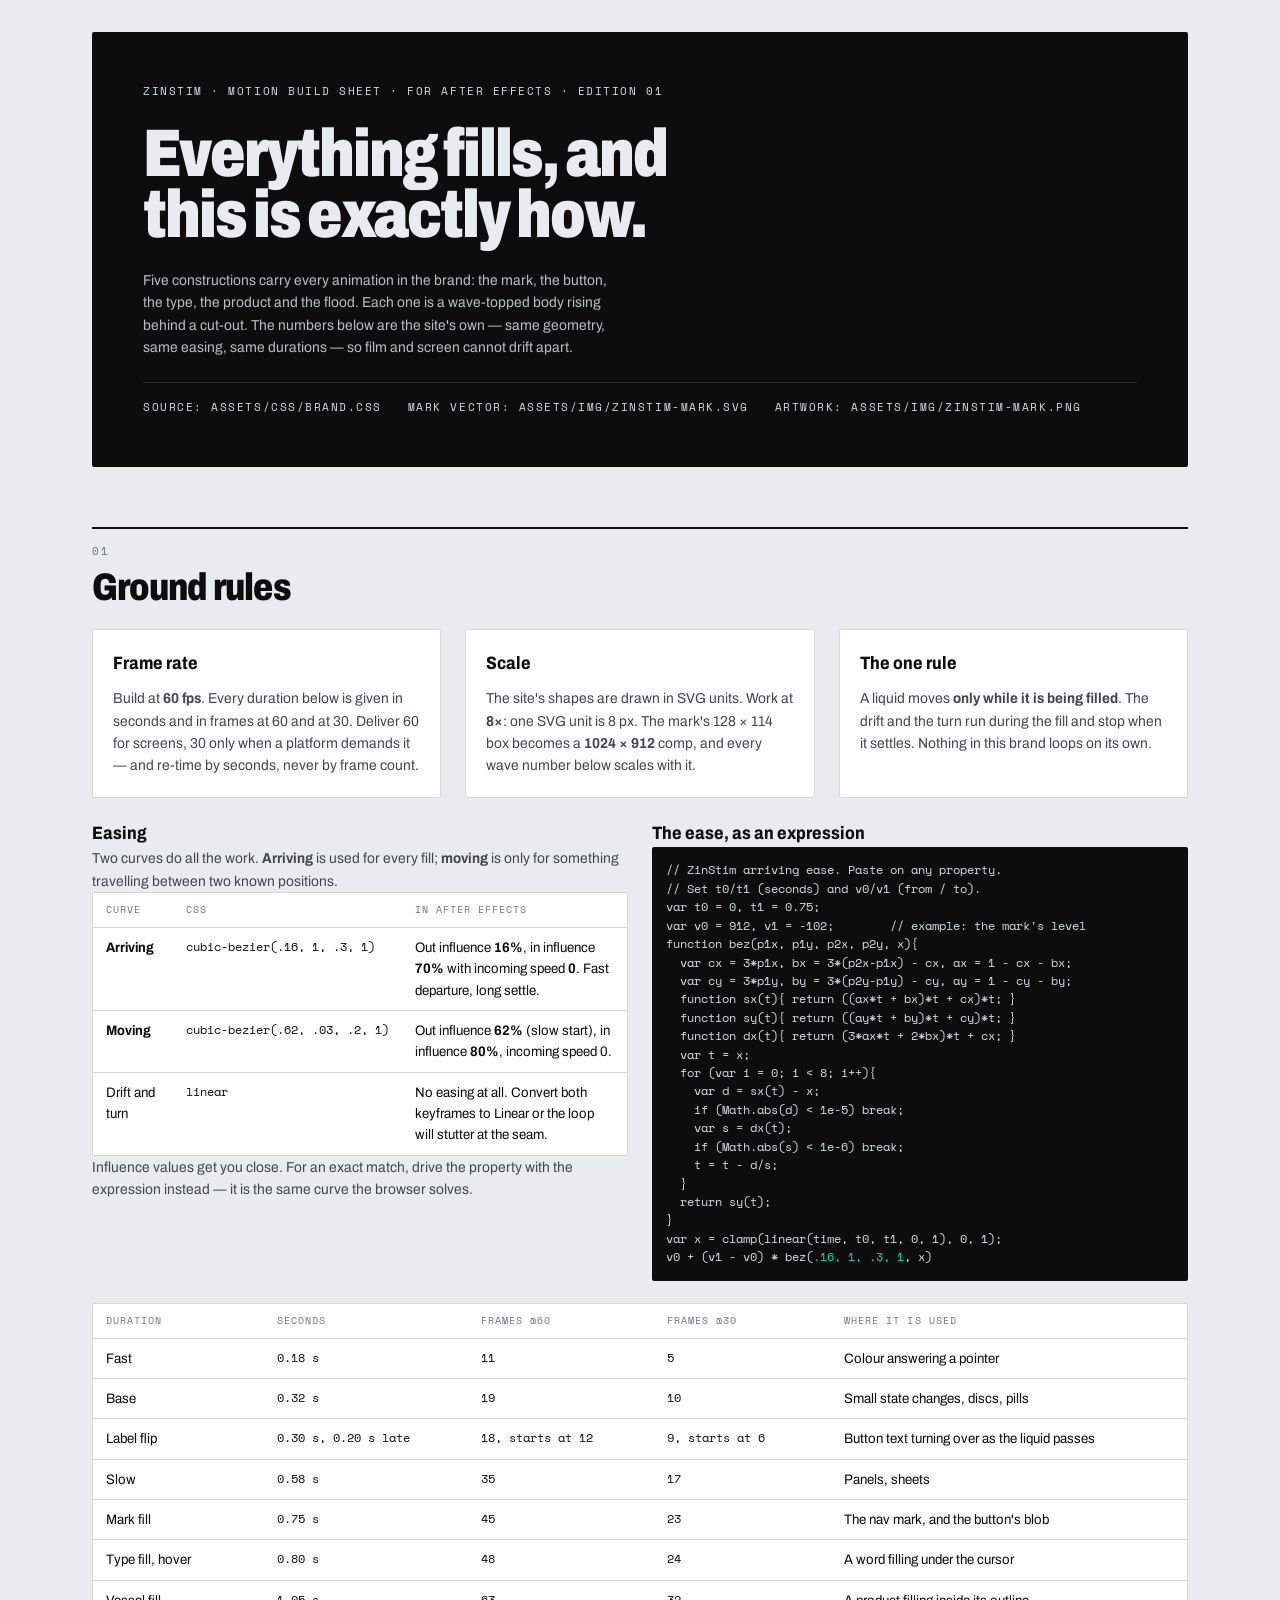
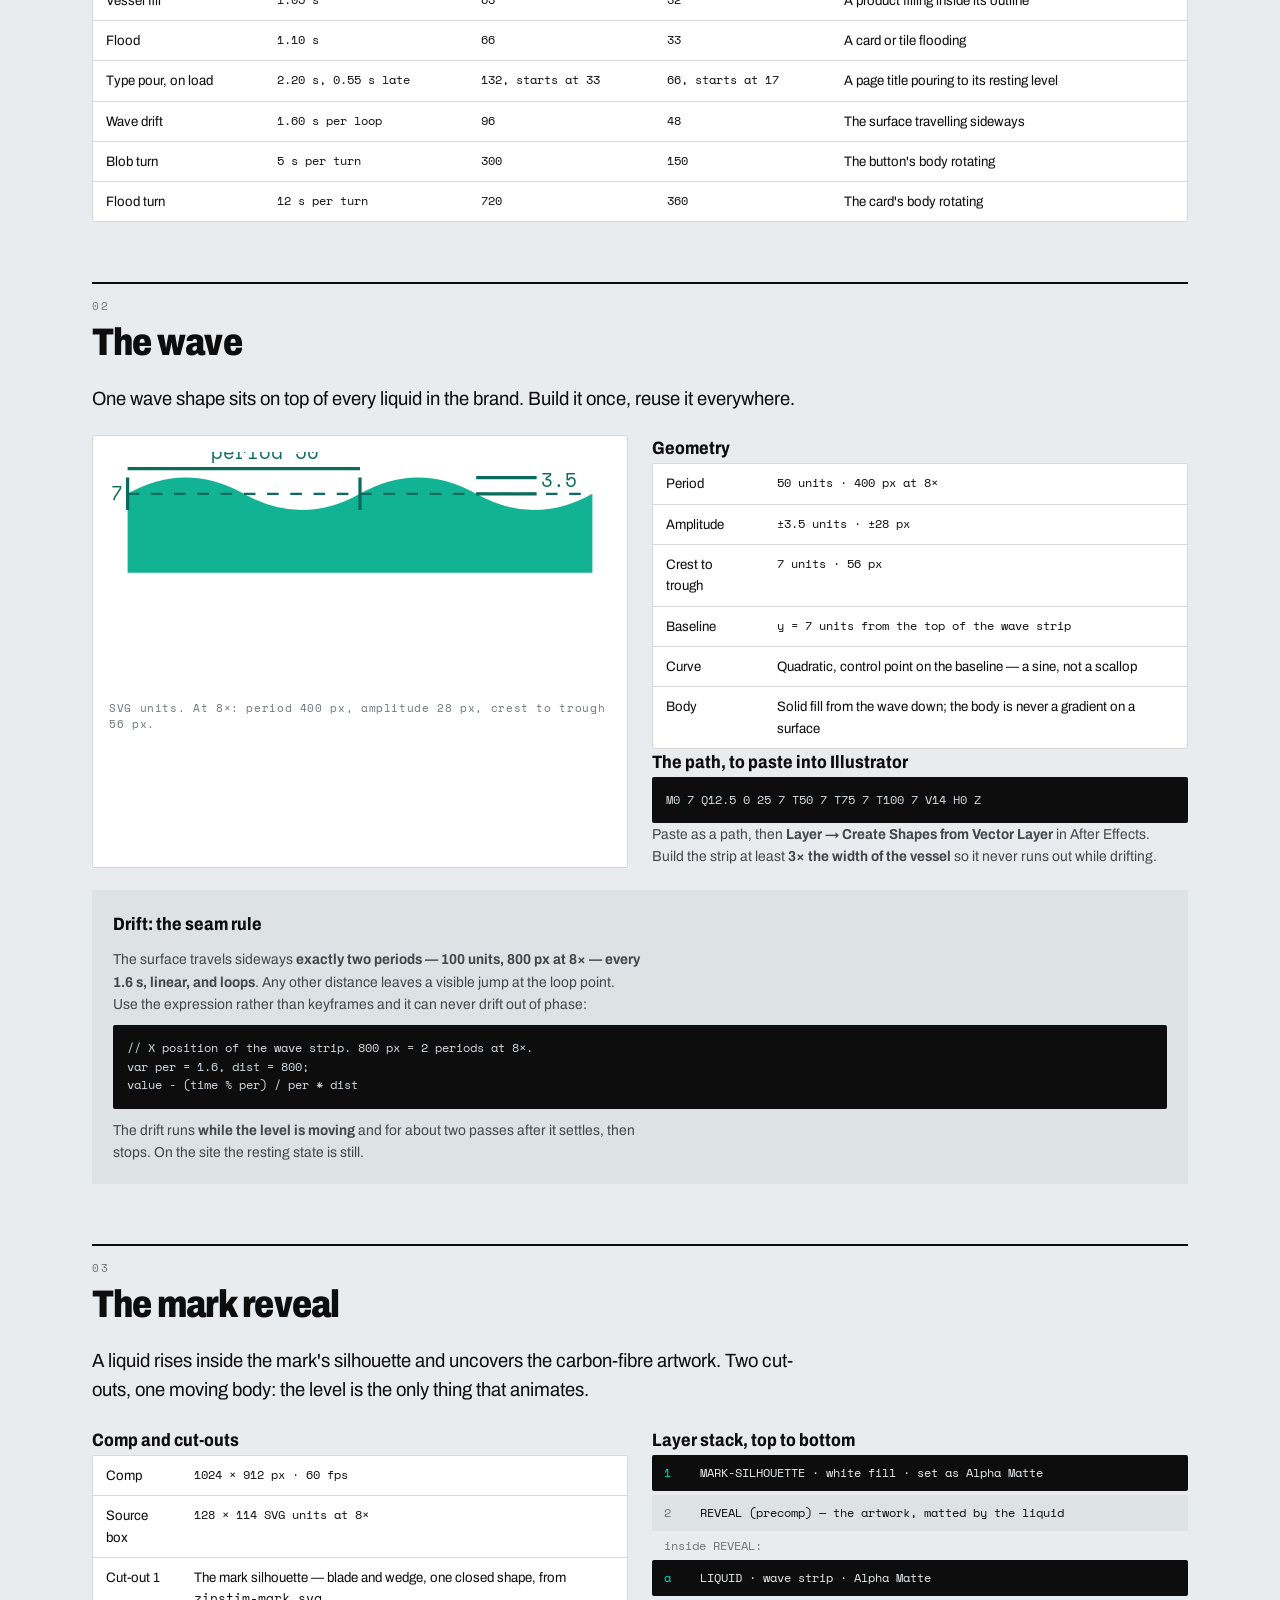
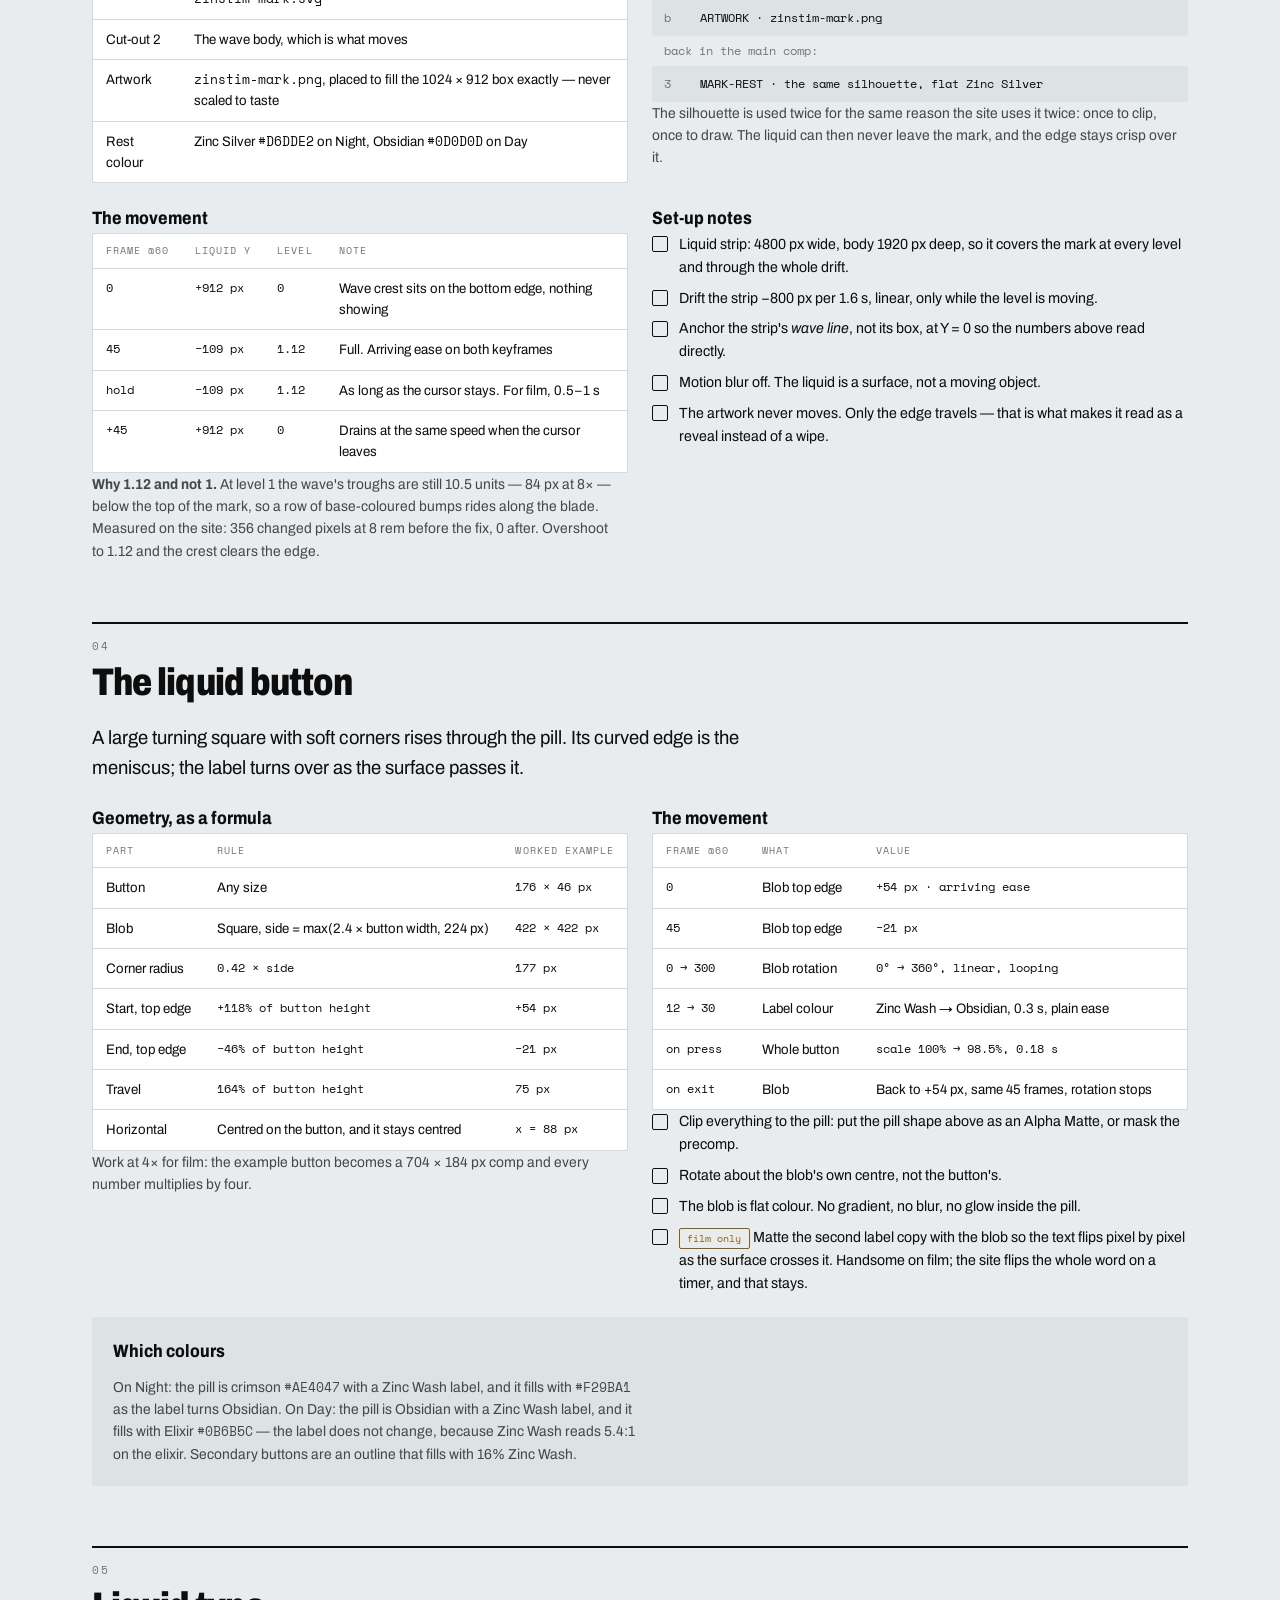
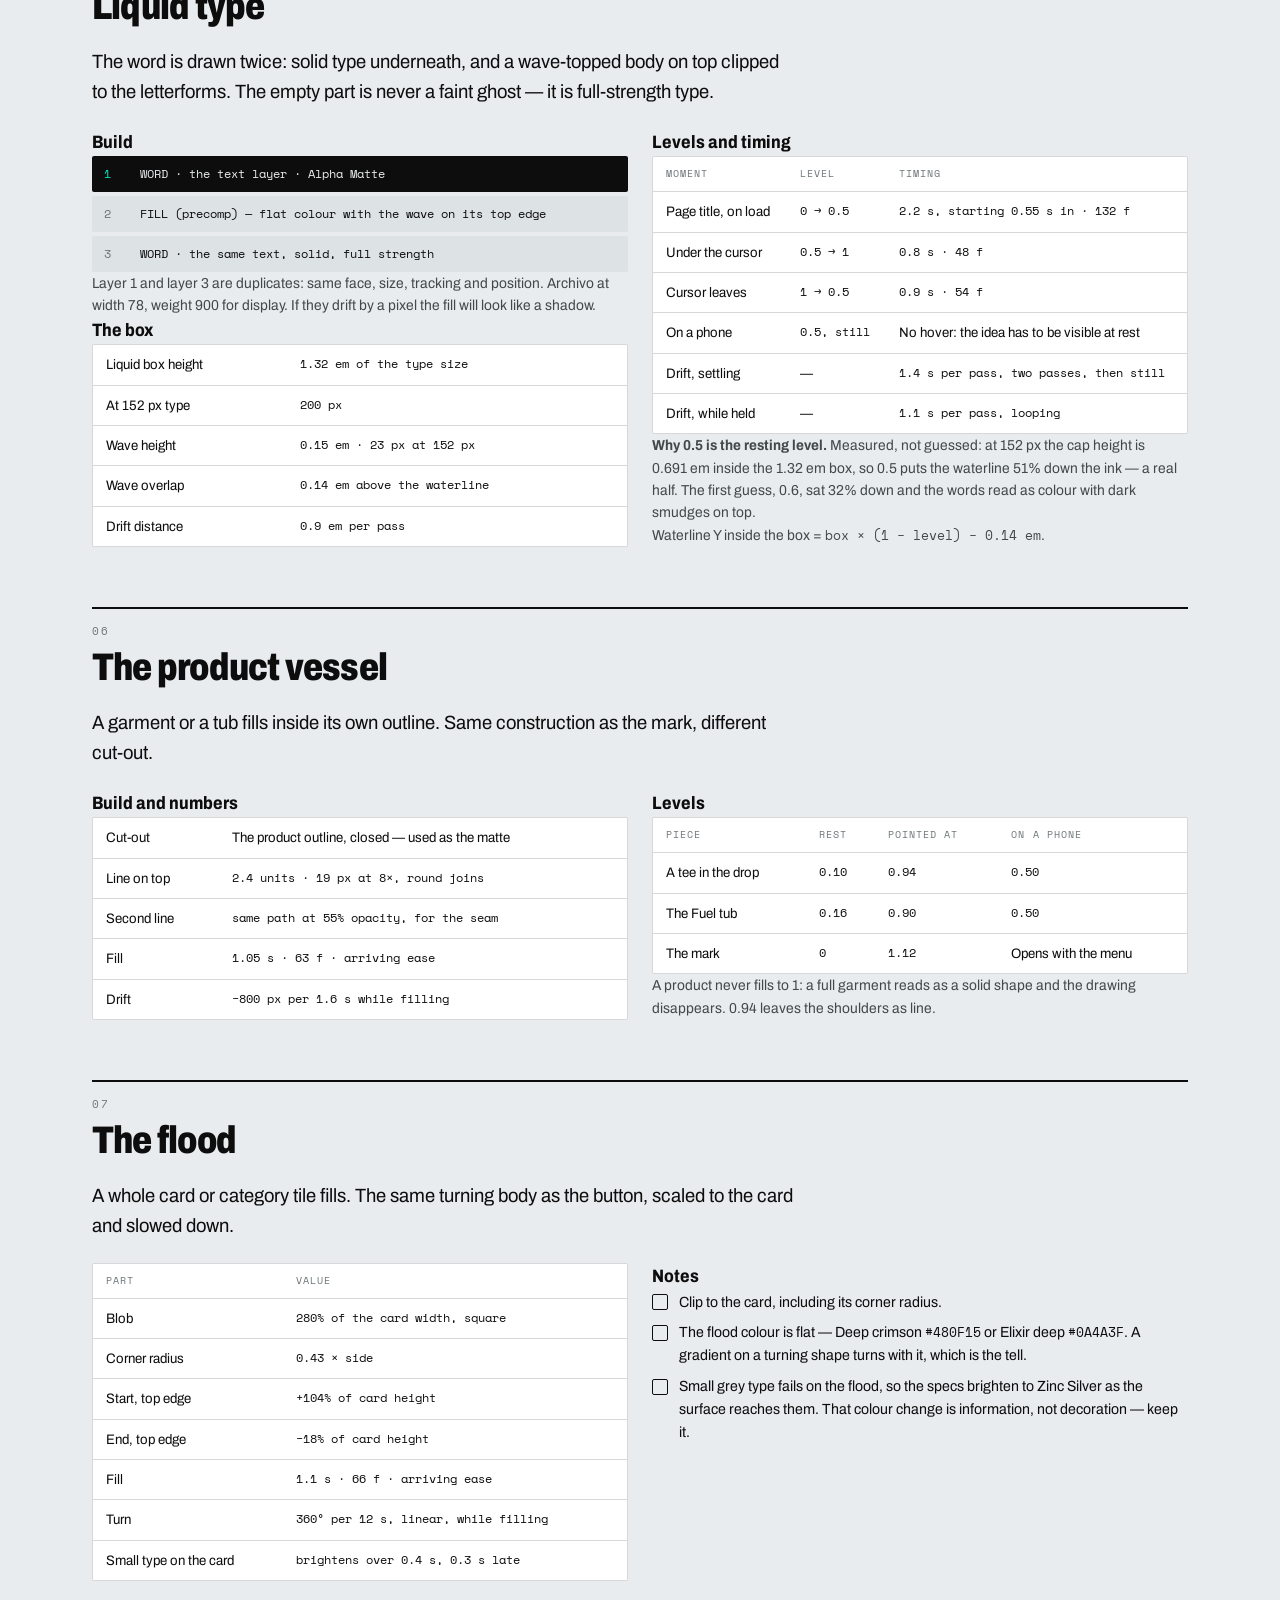
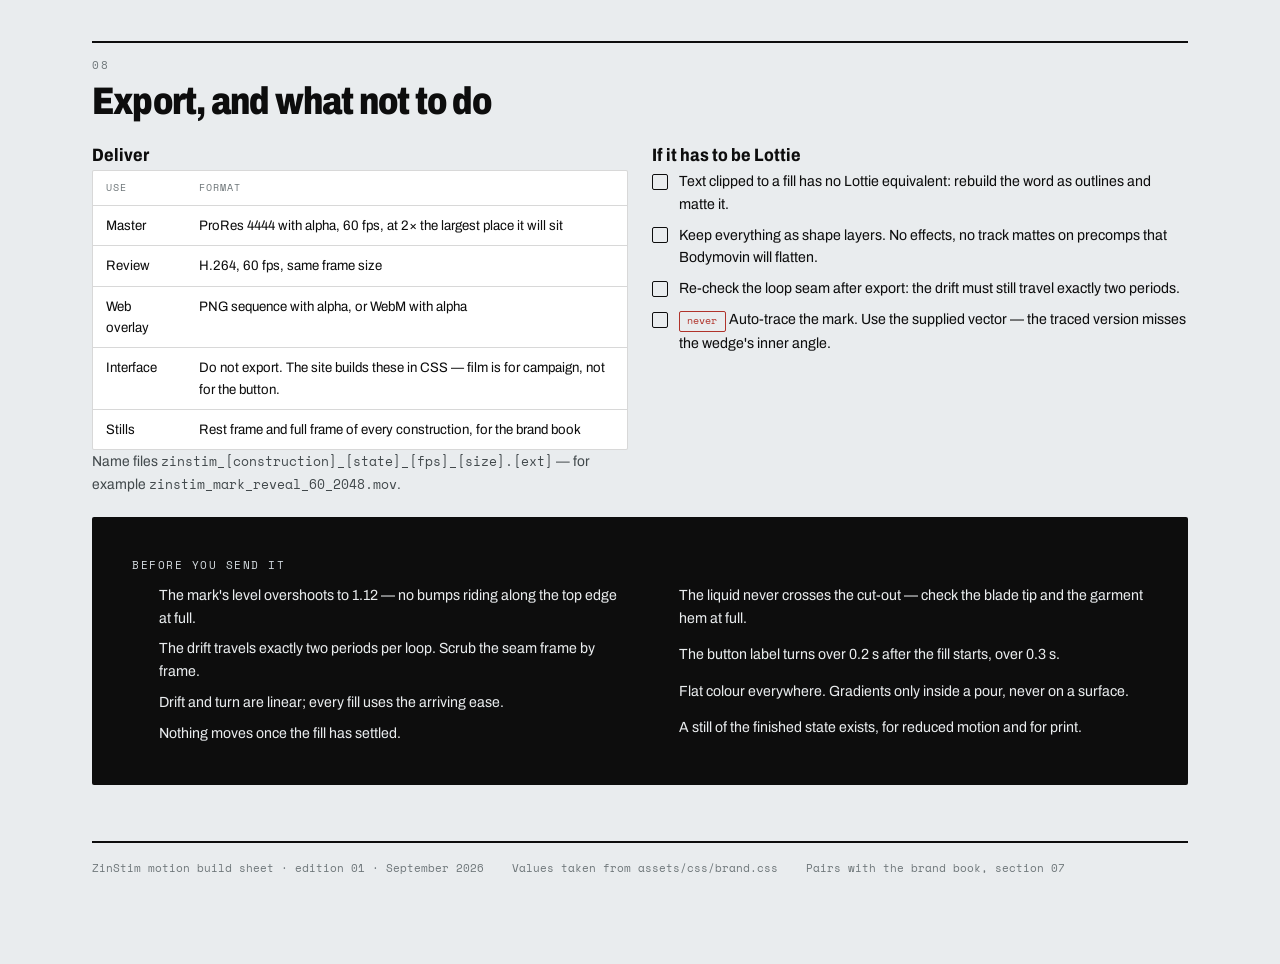
<file: docs/motion-build.html>
<!doctype html>
<html lang="en">
<head>
<meta charset="utf-8">
<meta name="viewport" content="width=device-width, initial-scale=1, viewport-fit=cover">
<meta name="robots" content="noindex">
<link rel="icon" type="image/png" href="../assets/img/zinstim-favicon.png">
<title>ZinStim Motion Build</title>
<link rel="preconnect" href="https://fonts.googleapis.com">
<link rel="preconnect" href="https://fonts.gstatic.com" crossorigin>
<link rel="stylesheet" href="https://fonts.googleapis.com/css2?family=Archivo:wdth,wght@62..125,100..900&family=Space+Mono:wght@400;700&display=swap">
<style>
/* ZinStim motion build sheet — the site's fills, rebuilt in After Effects.
   Day surface: this is a specification document, not a brand surface. */
:root{
  --obsidian:#0D0D0D; --wash:#E9ECEE; --silver:#D6DDE2; --graphite:#6E7679; --plate:#DDE2E5;
  --elixir:#0B6B5C; --elixir-lit:#12B394; --flame:#00E0B8; --crimson:#AE4047; --lid:#80878D;
  --fail:#B0332B; --warn:#8A5B12;
  --rule:rgba(13,13,13,.16); --rule-dark:rgba(233,236,238,.16);
  --display:"Archivo",system-ui,sans-serif;
  --mono:"Space Mono",ui-monospace,Consolas,monospace;
  --gut:clamp(16px,4vw,44px);
}
*,*::before,*::after{box-sizing:border-box}
body{margin:0; background:var(--wash); color:var(--obsidian); font-family:var(--display);
  font-variation-settings:"wdth" 95,"wght" 400; font-size:16px; line-height:1.55; -webkit-font-smoothing:antialiased}
h1,h2,h3,h4{margin:0; text-wrap:balance; font-weight:400}
p,ul,ol,table,figure{margin:0}
b,strong{font-weight:inherit; font-variation-settings:"wdth" 92,"wght" 700}
a{color:inherit}
:focus-visible{outline:2px solid var(--elixir); outline-offset:3px}
.sheet{max-width:74rem; margin:0 auto; padding-inline:var(--gut); padding-block:0 88px}
.eyebrow{font-family:var(--mono); font-size:.68rem; letter-spacing:.14em; text-transform:uppercase; color:var(--graphite)}
.lede{font-size:clamp(1.02rem,.95rem + .4vw,1.2rem); max-width:64ch}
.small{font-size:.9rem; color:#42494C; max-width:66ch}
.code{font-family:var(--mono); font-size:.8rem}
.plate{background:var(--obsidian); color:var(--wash); padding:clamp(20px,3.5vw,40px); border-radius:2px}
.plate .eyebrow{color:var(--silver)}
.plate .small{color:#B7BEC2}

.cover{margin-top:clamp(18px,3vw,32px); display:grid; gap:24px; padding:clamp(24px,4vw,52px)}
.cover h1{font-variation-settings:"wdth" 78,"wght" 900; font-size:clamp(2.2rem,1.3rem + 4vw,4.2rem); line-height:.9; letter-spacing:-.03em; max-width:18ch}
.cover__row{display:flex; flex-wrap:wrap; gap:8px 26px; border-top:1px solid var(--rule-dark); padding-top:16px}

.sec{display:grid; gap:clamp(14px,2vw,22px); padding-top:clamp(34px,5vw,60px); scroll-margin-top:20px}
.sec__head{display:grid; gap:8px; border-top:2px solid var(--obsidian); padding-top:14px}
.sec__head h2{font-variation-settings:"wdth" 80,"wght" 850; font-size:clamp(1.5rem,1.1rem + 1.8vw,2.4rem); line-height:1; letter-spacing:-.02em}
h3{font-variation-settings:"wdth" 86,"wght" 750; font-size:1.12rem}
h4{font-variation-settings:"wdth" 88,"wght" 700; font-size:.98rem}
.cols{display:grid; gap:clamp(14px,2vw,24px)}
@media (min-width:820px){ .cols--2{grid-template-columns:repeat(2,minmax(0,1fr))} }
@media (min-width:980px){ .cols--3{grid-template-columns:repeat(3,minmax(0,1fr))} }
.panel{background:#fff; border:1px solid var(--rule); border-radius:2px; padding:clamp(14px,2vw,20px); display:grid; gap:10px; align-content:start}
.panel--quiet{background:var(--plate); border-color:transparent}

.tablewrap{overflow-x:auto; border:1px solid var(--rule); border-radius:2px; background:#fff}
table{width:100%; min-width:24rem; border-collapse:collapse; font-size:.86rem}
th,td{text-align:left; padding:9px 13px; border-bottom:1px solid var(--rule); vertical-align:top}
thead th{font-family:var(--mono); font-size:.64rem; letter-spacing:.1em; text-transform:uppercase; color:var(--graphite); font-weight:400; white-space:nowrap}
tbody tr:last-child td{border-bottom:0}
td.num,td.code{font-family:var(--mono); font-size:.78rem; font-variant-numeric:tabular-nums; white-space:nowrap}
.tag{display:inline-block; padding:.1rem .45rem; border-radius:2px; font-family:var(--mono); font-size:.64rem; border:1px solid currentColor}
.tag--site{color:var(--elixir)} .tag--film{color:var(--warn)} .tag--stop{color:var(--fail)}

pre{margin:0; padding:14px; overflow:auto; border-radius:2px; background:var(--obsidian); color:var(--silver);
  font-family:var(--mono); font-size:.72rem; line-height:1.6; white-space:pre; user-select:all}
pre b{color:var(--flame); font-variation-settings:normal}

/* the layer stack diagrams */
.stack{display:grid; gap:4px; font-family:var(--mono); font-size:.72rem}
.stack div{display:grid; grid-template-columns:1.6rem minmax(0,1fr); gap:10px; align-items:center; padding:9px 12px; border-radius:2px; background:var(--plate)}
.stack div span:first-child{color:var(--graphite)}
.stack .is-matte{background:var(--obsidian); color:var(--wash)}
.stack .is-matte span:first-child{color:var(--flame)}
.stack .note{background:transparent; padding:2px 12px; color:var(--graphite)}

.figure{background:#fff; border:1px solid var(--rule); border-radius:2px; padding:16px; display:grid; gap:8px}
.figure svg{display:block; width:100%; height:auto}
.figure figcaption{font-family:var(--mono); font-size:.66rem; letter-spacing:.06em; color:var(--graphite)}
.dim{fill:none; stroke:var(--elixir); stroke-width:.5; stroke-dasharray:2.5 2.5}
.dimsolid{fill:none; stroke:var(--elixir); stroke-width:.7}
.dimtext{font-family:var(--mono); font-size:4px; fill:var(--elixir)}
.liquid{fill:var(--elixir-lit)}
.hairline{fill:none; stroke:var(--obsidian); stroke-width:.7}

.checklist{display:grid; gap:8px; font-size:.92rem; list-style:none; padding:0}
.checklist li{display:grid; grid-template-columns:1.2rem minmax(0,1fr); gap:8px; align-items:start}
.checklist li::before{content:""; width:1rem; height:1rem; margin-top:.22rem; border:1.5px solid var(--obsidian); border-radius:2px}
.colophon{margin-top:56px; border-top:2px solid var(--obsidian); padding-top:16px; display:flex; flex-wrap:wrap; gap:8px 28px; font-family:var(--mono); font-size:.7rem; color:var(--graphite)}

@media print{
  .sec{break-before:page}
  h3,h4{break-after:avoid}
  .panel,.tablewrap,.figure,.stack,pre{break-inside:avoid}
  .tablewrap{overflow:visible}
  table{min-width:0; font-size:.72rem}
  th,td{padding:5px 8px}
  .plate,.stack div{-webkit-print-color-adjust:exact; print-color-adjust:exact}
  .sheet{max-width:none; padding-block:0 20px}
}
@media (prefers-reduced-motion:reduce){ *{transition:none !important; animation:none !important} }
</style>
</head>
<body>


<div class="sheet">
  <header class="plate cover">
    <p class="eyebrow">ZinStim &middot; motion build sheet &middot; for After Effects &middot; edition 01</p>
    <h1>Everything fills, and this is exactly how.</h1>
    <p class="small" style="max-width:60ch">Five constructions carry every animation in the brand: the mark, the button, the type, the product and the flood. Each one is a wave-topped body rising behind a cut-out. The numbers below are the site's own — same geometry, same easing, same durations &mdash; so film and screen cannot drift apart.</p>
    <div class="cover__row">
      <p class="eyebrow">Source: assets/css/brand.css</p>
      <p class="eyebrow">Mark vector: assets/img/zinstim-mark.svg</p>
      <p class="eyebrow">Artwork: assets/img/zinstim-mark.png</p>
    </div>
  </header>

  <section class="sec" id="rules">
    <div class="sec__head">
      <p class="eyebrow">01</p>
      <h2>Ground rules</h2>
    </div>
    <div class="cols cols--3">
      <div class="panel">
        <h3>Frame rate</h3>
        <p class="small">Build at <b>60 fps</b>. Every duration below is given in seconds and in frames at 60 and at 30. Deliver 60 for screens, 30 only when a platform demands it &mdash; and re-time by seconds, never by frame count.</p>
      </div>
      <div class="panel">
        <h3>Scale</h3>
        <p class="small">The site's shapes are drawn in SVG units. Work at <b>8&times;</b>: one SVG unit is 8&nbsp;px. The mark's 128&nbsp;&times;&nbsp;114 box becomes a <b>1024&nbsp;&times;&nbsp;912</b> comp, and every wave number below scales with it.</p>
      </div>
      <div class="panel">
        <h3>The one rule</h3>
        <p class="small">A liquid moves <b>only while it is being filled</b>. The drift and the turn run during the fill and stop when it settles. Nothing in this brand loops on its own.</p>
      </div>
    </div>

    <div class="cols cols--2">
      <div class="sub">
        <h3>Easing</h3>
        <p class="small">Two curves do all the work. <b>Arriving</b> is used for every fill; <b>moving</b> is only for something travelling between two known positions.</p>
        <div class="tablewrap">
          <table>
            <thead><tr><th>Curve</th><th>CSS</th><th>In After Effects</th></tr></thead>
            <tbody>
              <tr><td><b>Arriving</b></td><td class="code">cubic-bezier(.16, 1, .3, 1)</td><td>Out influence <b>16%</b>, in influence <b>70%</b> with incoming speed <b>0</b>. Fast departure, long settle.</td></tr>
              <tr><td><b>Moving</b></td><td class="code">cubic-bezier(.62, .03, .2, 1)</td><td>Out influence <b>62%</b> (slow start), in influence <b>80%</b>, incoming speed 0.</td></tr>
              <tr><td>Drift and turn</td><td class="code">linear</td><td>No easing at all. Convert both keyframes to Linear or the loop will stutter at the seam.</td></tr>
            </tbody>
          </table>
        </div>
        <p class="small">Influence values get you close. For an exact match, drive the property with the expression instead &mdash; it is the same curve the browser solves.</p>
      </div>
      <div class="sub">
        <h3>The ease, as an expression</h3>
        <pre>// ZinStim arriving ease. Paste on any property.
// Set t0/t1 (seconds) and v0/v1 (from / to).
var t0 = 0, t1 = 0.75;
var v0 = 912, v1 = -102;        // example: the mark's level
function bez(p1x, p1y, p2x, p2y, x){
  var cx = 3*p1x, bx = 3*(p2x-p1x) - cx, ax = 1 - cx - bx;
  var cy = 3*p1y, by = 3*(p2y-p1y) - cy, ay = 1 - cy - by;
  function sx(t){ return ((ax*t + bx)*t + cx)*t; }
  function sy(t){ return ((ay*t + by)*t + cy)*t; }
  function dx(t){ return (3*ax*t + 2*bx)*t + cx; }
  var t = x;
  for (var i = 0; i &lt; 8; i++){
    var d = sx(t) - x;
    if (Math.abs(d) &lt; 1e-5) break;
    var s = dx(t);
    if (Math.abs(s) &lt; 1e-6) break;
    t = t - d/s;
  }
  return sy(t);
}
var x = clamp(linear(time, t0, t1, 0, 1), 0, 1);
v0 + (v1 - v0) * bez(<b>.16, 1, .3, 1</b>, x)</pre>
      </div>
    </div>

    <div class="tablewrap">
      <table>
        <thead><tr><th>Duration</th><th>Seconds</th><th>Frames @60</th><th>Frames @30</th><th>Where it is used</th></tr></thead>
        <tbody>
          <tr><td>Fast</td><td class="num">0.18 s</td><td class="num">11</td><td class="num">5</td><td>Colour answering a pointer</td></tr>
          <tr><td>Base</td><td class="num">0.32 s</td><td class="num">19</td><td class="num">10</td><td>Small state changes, discs, pills</td></tr>
          <tr><td>Label flip</td><td class="num">0.30 s, 0.20 s late</td><td class="num">18, starts at 12</td><td class="num">9, starts at 6</td><td>Button text turning over as the liquid passes</td></tr>
          <tr><td>Slow</td><td class="num">0.58 s</td><td class="num">35</td><td class="num">17</td><td>Panels, sheets</td></tr>
          <tr><td>Mark fill</td><td class="num">0.75 s</td><td class="num">45</td><td class="num">23</td><td>The nav mark, and the button's blob</td></tr>
          <tr><td>Type fill, hover</td><td class="num">0.80 s</td><td class="num">48</td><td class="num">24</td><td>A word filling under the cursor</td></tr>
          <tr><td>Vessel fill</td><td class="num">1.05 s</td><td class="num">63</td><td class="num">32</td><td>A product filling inside its outline</td></tr>
          <tr><td>Flood</td><td class="num">1.10 s</td><td class="num">66</td><td class="num">33</td><td>A card or tile flooding</td></tr>
          <tr><td>Type pour, on load</td><td class="num">2.20 s, 0.55 s late</td><td class="num">132, starts at 33</td><td class="num">66, starts at 17</td><td>A page title pouring to its resting level</td></tr>
          <tr><td>Wave drift</td><td class="num">1.60 s per loop</td><td class="num">96</td><td class="num">48</td><td>The surface travelling sideways</td></tr>
          <tr><td>Blob turn</td><td class="num">5 s per turn</td><td class="num">300</td><td class="num">150</td><td>The button's body rotating</td></tr>
          <tr><td>Flood turn</td><td class="num">12 s per turn</td><td class="num">720</td><td class="num">360</td><td>The card's body rotating</td></tr>
        </tbody>
      </table>
    </div>
  </section>

  <section class="sec" id="wave">
    <div class="sec__head">
      <p class="eyebrow">02</p>
      <h2>The wave</h2>
    </div>
    <p class="lede">One wave shape sits on top of every liquid in the brand. Build it once, reuse it everywhere.</p>
    <div class="cols cols--2">
      <figure class="figure">
        <svg viewBox="-4 -2 108 26" role="img" aria-label="The wave: period 50 units, crest 3.5 units above the baseline at y=7, trough 3.5 below.">
          <path class="liquid" d="M0 7Q12.5 0 25 7T50 7T75 7T100 7V24H0Z"/>
          <path class="dim" d="M0 7H100"/>
          <path class="dimsolid" d="M0 3.5V10.5M50 3.5V10.5"/>
          <path class="dimsolid" d="M0 1.6H50"/>
          <text class="dimtext" x="18" y="-0.4">period 50</text>
          <path class="dimsolid" d="M75 3.5H88M75 7H88"/>
          <text class="dimtext" x="89" y="5.6">3.5</text>
          <text class="dimtext" x="-3.5" y="8.4">7</text>
        </svg>
        <figcaption>SVG units. At 8&times;: period 400 px, amplitude 28 px, crest to trough 56 px.</figcaption>
      </figure>
      <div class="sub">
        <h3>Geometry</h3>
        <div class="tablewrap">
          <table>
            <tbody>
              <tr><td>Period</td><td class="num">50 units &middot; 400 px at 8&times;</td></tr>
              <tr><td>Amplitude</td><td class="num">&plusmn;3.5 units &middot; &plusmn;28 px</td></tr>
              <tr><td>Crest to trough</td><td class="num">7 units &middot; 56 px</td></tr>
              <tr><td>Baseline</td><td class="num">y = 7 units from the top of the wave strip</td></tr>
              <tr><td>Curve</td><td>Quadratic, control point on the baseline &mdash; a sine, not a scallop</td></tr>
              <tr><td>Body</td><td>Solid fill from the wave down; the body is never a gradient on a surface</td></tr>
            </tbody>
          </table>
        </div>
        <h3>The path, to paste into Illustrator</h3>
        <pre>M0 7 Q12.5 0 25 7 T50 7 T75 7 T100 7 V14 H0 Z</pre>
        <p class="small">Paste as a path, then <b>Layer &rarr; Create Shapes from Vector Layer</b> in After Effects. Build the strip at least <b>3&times; the width of the vessel</b> so it never runs out while drifting.</p>
      </div>
    </div>
    <div class="panel panel--quiet">
      <h3>Drift: the seam rule</h3>
      <p class="small">The surface travels sideways <b>exactly two periods &mdash; 100 units, 800 px at 8&times; &mdash; every 1.6 s, linear, and loops</b>. Any other distance leaves a visible jump at the loop point. Use the expression rather than keyframes and it can never drift out of phase:</p>
      <pre>// X position of the wave strip. 800 px = 2 periods at 8&times;.
var per = 1.6, dist = 800;
value - (time % per) / per * dist</pre>
      <p class="small">The drift runs <b>while the level is moving</b> and for about two passes after it settles, then stops. On the site the resting state is still.</p>
    </div>
  </section>
  <section class="sec" id="mark">
    <div class="sec__head">
      <p class="eyebrow">03</p>
      <h2>The mark reveal</h2>
    </div>
    <p class="lede">A liquid rises inside the mark's silhouette and uncovers the carbon-fibre artwork. Two cut-outs, one moving body: the level is the only thing that animates.</p>

    <div class="cols cols--2">
      <div class="sub">
        <h3>Comp and cut-outs</h3>
        <div class="tablewrap">
          <table>
            <tbody>
              <tr><td>Comp</td><td class="num">1024 &times; 912 px &middot; 60 fps</td></tr>
              <tr><td>Source box</td><td class="num">128 &times; 114 SVG units at 8&times;</td></tr>
              <tr><td>Cut-out 1</td><td>The mark silhouette &mdash; blade and wedge, one closed shape, from <span class="code">zinstim-mark.svg</span></td></tr>
              <tr><td>Cut-out 2</td><td>The wave body, which is what moves</td></tr>
              <tr><td>Artwork</td><td><span class="code">zinstim-mark.png</span>, placed to fill the 1024 &times; 912 box exactly &mdash; never scaled to taste</td></tr>
              <tr><td>Rest colour</td><td>Zinc Silver <span class="code">#D6DDE2</span> on Night, Obsidian <span class="code">#0D0D0D</span> on Day</td></tr>
            </tbody>
          </table>
        </div>
      </div>
      <div class="sub">
        <h3>Layer stack, top to bottom</h3>
        <div class="stack">
          <div class="is-matte"><span>1</span><span>MARK-SILHOUETTE &middot; white fill &middot; set as Alpha Matte</span></div>
          <div><span>2</span><span>REVEAL (precomp) &mdash; the artwork, matted by the liquid</span></div>
          <p class="note">inside REVEAL:</p>
          <div class="is-matte"><span>a</span><span>LIQUID &middot; wave strip &middot; Alpha Matte</span></div>
          <div><span>b</span><span>ARTWORK &middot; zinstim-mark.png</span></div>
          <p class="note">back in the main comp:</p>
          <div><span>3</span><span>MARK-REST &middot; the same silhouette, flat Zinc Silver</span></div>
        </div>
        <p class="small">The silhouette is used twice for the same reason the site uses it twice: once to clip, once to draw. The liquid can then never leave the mark, and the edge stays crisp over it.</p>
      </div>
    </div>

    <div class="cols cols--2">
      <div class="sub">
        <h3>The movement</h3>
        <div class="tablewrap">
          <table>
            <thead><tr><th>Frame @60</th><th>Liquid Y</th><th>Level</th><th>Note</th></tr></thead>
            <tbody>
              <tr><td class="num">0</td><td class="num">+912 px</td><td class="num">0</td><td>Wave crest sits on the bottom edge, nothing showing</td></tr>
              <tr><td class="num">45</td><td class="num">&minus;109 px</td><td class="num">1.12</td><td>Full. Arriving ease on both keyframes</td></tr>
              <tr><td class="num">hold</td><td class="num">&minus;109 px</td><td class="num">1.12</td><td>As long as the cursor stays. For film, 0.5&ndash;1 s</td></tr>
              <tr><td class="num">+45</td><td class="num">+912 px</td><td class="num">0</td><td>Drains at the same speed when the cursor leaves</td></tr>
            </tbody>
          </table>
        </div>
        <p class="small"><b>Why 1.12 and not 1.</b> At level 1 the wave's troughs are still 10.5 units &mdash; 84 px at 8&times; &mdash; below the top of the mark, so a row of base-coloured bumps rides along the blade. Measured on the site: 356 changed pixels at 8 rem before the fix, 0 after. Overshoot to 1.12 and the crest clears the edge.</p>
      </div>
      <div class="sub">
        <h3>Set-up notes</h3>
        <ul class="checklist">
          <li><span>Liquid strip: 4800 px wide, body 1920 px deep, so it covers the mark at every level and through the whole drift.</span></li>
          <li><span>Drift the strip &minus;800 px per 1.6 s, linear, only while the level is moving.</span></li>
          <li><span>Anchor the strip's <em>wave line</em>, not its box, at Y = 0 so the numbers above read directly.</span></li>
          <li><span>Motion blur off. The liquid is a surface, not a moving object.</span></li>
          <li><span>The artwork never moves. Only the edge travels &mdash; that is what makes it read as a reveal instead of a wipe.</span></li>
        </ul>
      </div>
    </div>
  </section>

  <section class="sec" id="button">
    <div class="sec__head">
      <p class="eyebrow">04</p>
      <h2>The liquid button</h2>
    </div>
    <p class="lede">A large turning square with soft corners rises through the pill. Its curved edge is the meniscus; the label turns over as the surface passes it.</p>

    <div class="cols cols--2">
      <div class="sub">
        <h3>Geometry, as a formula</h3>
        <div class="tablewrap">
          <table>
            <thead><tr><th>Part</th><th>Rule</th><th>Worked example</th></tr></thead>
            <tbody>
              <tr><td>Button</td><td>Any size</td><td class="num">176 &times; 46 px</td></tr>
              <tr><td>Blob</td><td>Square, side = max(2.4 &times; button width, 224 px)</td><td class="num">422 &times; 422 px</td></tr>
              <tr><td>Corner radius</td><td class="num">0.42 &times; side</td><td class="num">177 px</td></tr>
              <tr><td>Start, top edge</td><td class="num">+118% of button height</td><td class="num">+54 px</td></tr>
              <tr><td>End, top edge</td><td class="num">&minus;46% of button height</td><td class="num">&minus;21 px</td></tr>
              <tr><td>Travel</td><td class="num">164% of button height</td><td class="num">75 px</td></tr>
              <tr><td>Horizontal</td><td>Centred on the button, and it stays centred</td><td class="num">x = 88 px</td></tr>
            </tbody>
          </table>
        </div>
        <p class="small">Work at 4&times; for film: the example button becomes a 704 &times; 184 px comp and every number multiplies by four.</p>
      </div>
      <div class="sub">
        <h3>The movement</h3>
        <div class="tablewrap">
          <table>
            <thead><tr><th>Frame @60</th><th>What</th><th>Value</th></tr></thead>
            <tbody>
              <tr><td class="num">0</td><td>Blob top edge</td><td class="num">+54 px &middot; arriving ease</td></tr>
              <tr><td class="num">45</td><td>Blob top edge</td><td class="num">&minus;21 px</td></tr>
              <tr><td class="num">0 &rarr; 300</td><td>Blob rotation</td><td class="num">0&deg; &rarr; 360&deg;, linear, looping</td></tr>
              <tr><td class="num">12 &rarr; 30</td><td>Label colour</td><td>Zinc Wash &rarr; Obsidian, 0.3 s, plain ease</td></tr>
              <tr><td class="num">on press</td><td>Whole button</td><td class="num">scale 100% &rarr; 98.5%, 0.18 s</td></tr>
              <tr><td class="num">on exit</td><td>Blob</td><td>Back to +54 px, same 45 frames, rotation stops</td></tr>
            </tbody>
          </table>
        </div>
        <ul class="checklist">
          <li><span>Clip everything to the pill: put the pill shape above as an Alpha Matte, or mask the precomp.</span></li>
          <li><span>Rotate about the blob's own centre, not the button's.</span></li>
          <li><span>The blob is flat colour. No gradient, no blur, no glow inside the pill.</span></li>
          <li><span><span class="tag tag--film">film only</span> Matte the second label copy with the blob so the text flips pixel by pixel as the surface crosses it. Handsome on film; the site flips the whole word on a timer, and that stays.</span></li>
        </ul>
      </div>
    </div>
    <div class="panel panel--quiet">
      <h3>Which colours</h3>
      <p class="small">On Night: the pill is crimson <span class="code">#AE4047</span> with a Zinc Wash label, and it fills with <span class="code">#F29BA1</span> as the label turns Obsidian. On Day: the pill is Obsidian with a Zinc Wash label, and it fills with Elixir <span class="code">#0B6B5C</span> &mdash; the label does not change, because Zinc Wash reads 5.4:1 on the elixir. Secondary buttons are an outline that fills with 16% Zinc Wash.</p>
    </div>
  </section>

  <section class="sec" id="type">
    <div class="sec__head">
      <p class="eyebrow">05</p>
      <h2>Liquid type</h2>
    </div>
    <p class="lede">The word is drawn twice: solid type underneath, and a wave-topped body on top clipped to the letterforms. The empty part is never a faint ghost &mdash; it is full-strength type.</p>

    <div class="cols cols--2">
      <div class="sub">
        <h3>Build</h3>
        <div class="stack">
          <div class="is-matte"><span>1</span><span>WORD &middot; the text layer &middot; Alpha Matte</span></div>
          <div><span>2</span><span>FILL (precomp) &mdash; flat colour with the wave on its top edge</span></div>
          <div><span>3</span><span>WORD &middot; the same text, solid, full strength</span></div>
        </div>
        <p class="small">Layer 1 and layer 3 are duplicates: same face, size, tracking and position. Archivo at width 78, weight 900 for display. If they drift by a pixel the fill will look like a shadow.</p>
        <h3>The box</h3>
        <div class="tablewrap">
          <table>
            <tbody>
              <tr><td>Liquid box height</td><td class="num">1.32 em of the type size</td></tr>
              <tr><td>At 152 px type</td><td class="num">200 px</td></tr>
              <tr><td>Wave height</td><td class="num">0.15 em &middot; 23 px at 152 px</td></tr>
              <tr><td>Wave overlap</td><td class="num">0.14 em above the waterline</td></tr>
              <tr><td>Drift distance</td><td class="num">0.9 em per pass</td></tr>
            </tbody>
          </table>
        </div>
      </div>
      <div class="sub">
        <h3>Levels and timing</h3>
        <div class="tablewrap">
          <table>
            <thead><tr><th>Moment</th><th>Level</th><th>Timing</th></tr></thead>
            <tbody>
              <tr><td>Page title, on load</td><td class="num">0 &rarr; 0.5</td><td class="num">2.2 s, starting 0.55 s in &middot; 132 f</td></tr>
              <tr><td>Under the cursor</td><td class="num">0.5 &rarr; 1</td><td class="num">0.8 s &middot; 48 f</td></tr>
              <tr><td>Cursor leaves</td><td class="num">1 &rarr; 0.5</td><td class="num">0.9 s &middot; 54 f</td></tr>
              <tr><td>On a phone</td><td class="num">0.5, still</td><td>No hover: the idea has to be visible at rest</td></tr>
              <tr><td>Drift, settling</td><td>&mdash;</td><td class="num">1.4 s per pass, two passes, then still</td></tr>
              <tr><td>Drift, while held</td><td>&mdash;</td><td class="num">1.1 s per pass, looping</td></tr>
            </tbody>
          </table>
        </div>
        <p class="small"><b>Why 0.5 is the resting level.</b> Measured, not guessed: at 152 px the cap height is 0.691 em inside the 1.32 em box, so 0.5 puts the waterline 51% down the ink &mdash; a real half. The first guess, 0.6, sat 32% down and the words read as colour with dark smudges on top.</p>
        <p class="small">Waterline Y inside the box = <span class="code">box &times; (1 &minus; level) &minus; 0.14 em</span>.</p>
      </div>
    </div>
  </section>

  <section class="sec" id="vessel">
    <div class="sec__head">
      <p class="eyebrow">06</p>
      <h2>The product vessel</h2>
    </div>
    <p class="lede">A garment or a tub fills inside its own outline. Same construction as the mark, different cut-out.</p>
    <div class="cols cols--2">
      <div class="sub">
        <h3>Build and numbers</h3>
        <div class="tablewrap">
          <table>
            <tbody>
              <tr><td>Cut-out</td><td>The product outline, closed &mdash; used as the matte</td></tr>
              <tr><td>Line on top</td><td class="num">2.4 units &middot; 19 px at 8&times;, round joins</td></tr>
              <tr><td>Second line</td><td class="num">same path at 55% opacity, for the seam</td></tr>
              <tr><td>Fill</td><td class="num">1.05 s &middot; 63 f &middot; arriving ease</td></tr>
              <tr><td>Drift</td><td class="num">&minus;800 px per 1.6 s while filling</td></tr>
            </tbody>
          </table>
        </div>
      </div>
      <div class="sub">
        <h3>Levels</h3>
        <div class="tablewrap">
          <table>
            <thead><tr><th>Piece</th><th>Rest</th><th>Pointed at</th><th>On a phone</th></tr></thead>
            <tbody>
              <tr><td>A tee in the drop</td><td class="num">0.10</td><td class="num">0.94</td><td class="num">0.50</td></tr>
              <tr><td>The Fuel tub</td><td class="num">0.16</td><td class="num">0.90</td><td class="num">0.50</td></tr>
              <tr><td>The mark</td><td class="num">0</td><td class="num">1.12</td><td>Opens with the menu</td></tr>
            </tbody>
          </table>
        </div>
        <p class="small">A product never fills to 1: a full garment reads as a solid shape and the drawing disappears. 0.94 leaves the shoulders as line.</p>
      </div>
    </div>
  </section>

  <section class="sec" id="flood">
    <div class="sec__head">
      <p class="eyebrow">07</p>
      <h2>The flood</h2>
    </div>
    <p class="lede">A whole card or category tile fills. The same turning body as the button, scaled to the card and slowed down.</p>
    <div class="cols cols--2">
      <div class="tablewrap">
        <table>
          <thead><tr><th>Part</th><th>Value</th></tr></thead>
          <tbody>
            <tr><td>Blob</td><td class="num">280% of the card width, square</td></tr>
            <tr><td>Corner radius</td><td class="num">0.43 &times; side</td></tr>
            <tr><td>Start, top edge</td><td class="num">+104% of card height</td></tr>
            <tr><td>End, top edge</td><td class="num">&minus;18% of card height</td></tr>
            <tr><td>Fill</td><td class="num">1.1 s &middot; 66 f &middot; arriving ease</td></tr>
            <tr><td>Turn</td><td class="num">360&deg; per 12 s, linear, while filling</td></tr>
            <tr><td>Small type on the card</td><td class="num">brightens over 0.4 s, 0.3 s late</td></tr>
          </tbody>
        </table>
      </div>
      <div class="sub">
        <h3>Notes</h3>
        <ul class="checklist">
          <li><span>Clip to the card, including its corner radius.</span></li>
          <li><span>The flood colour is flat &mdash; Deep crimson <span class="code">#480F15</span> or Elixir deep <span class="code">#0A4A3F</span>. A gradient on a turning shape turns with it, which is the tell.</span></li>
          <li><span>Small grey type fails on the flood, so the specs brighten to Zinc Silver as the surface reaches them. That colour change is information, not decoration &mdash; keep it.</span></li>
        </ul>
      </div>
    </div>
  </section>

  <section class="sec" id="export">
    <div class="sec__head">
      <p class="eyebrow">08</p>
      <h2>Export, and what not to do</h2>
    </div>
    <div class="cols cols--2">
      <div class="sub">
        <h3>Deliver</h3>
        <div class="tablewrap">
          <table>
            <thead><tr><th>Use</th><th>Format</th></tr></thead>
            <tbody>
              <tr><td>Master</td><td>ProRes 4444 with alpha, 60 fps, at 2&times; the largest place it will sit</td></tr>
              <tr><td>Review</td><td>H.264, 60 fps, same frame size</td></tr>
              <tr><td>Web overlay</td><td>PNG sequence with alpha, or WebM with alpha</td></tr>
              <tr><td>Interface</td><td>Do not export. The site builds these in CSS &mdash; film is for campaign, not for the button.</td></tr>
              <tr><td>Stills</td><td>Rest frame and full frame of every construction, for the brand book</td></tr>
            </tbody>
          </table>
        </div>
        <p class="small">Name files <span class="code">zinstim_[construction]_[state]_[fps]_[size].[ext]</span> &mdash; for example <span class="code">zinstim_mark_reveal_60_2048.mov</span>.</p>
      </div>
      <div class="sub">
        <h3>If it has to be Lottie</h3>
        <ul class="checklist">
          <li><span>Text clipped to a fill has no Lottie equivalent: rebuild the word as outlines and matte it.</span></li>
          <li><span>Keep everything as shape layers. No effects, no track mattes on precomps that Bodymovin will flatten.</span></li>
          <li><span>Re-check the loop seam after export: the drift must still travel exactly two periods.</span></li>
          <li><span><span class="tag tag--stop">never</span> Auto-trace the mark. Use the supplied vector &mdash; the traced version misses the wedge's inner angle.</span></li>
        </ul>
      </div>
    </div>

    <div class="plate">
      <p class="eyebrow">Before you send it</p>
      <div class="cols cols--2" style="margin-top:10px">
        <ul class="checklist" style="color:var(--wash)">
          <li><span>The mark's level overshoots to 1.12 &mdash; no bumps riding along the top edge at full.</span></li>
          <li><span>The drift travels exactly two periods per loop. Scrub the seam frame by frame.</span></li>
          <li><span>Drift and turn are linear; every fill uses the arriving ease.</span></li>
          <li><span>Nothing moves once the fill has settled.</span></li>
        </ul>
        <ul class="checklist" style="color:var(--wash)">
          <li><span>The liquid never crosses the cut-out &mdash; check the blade tip and the garment hem at full.</span></li>
          <li><span>The button label turns over 0.2 s after the fill starts, over 0.3 s.</span></li>
          <li><span>Flat colour everywhere. Gradients only inside a pour, never on a surface.</span></li>
          <li><span>A still of the finished state exists, for reduced motion and for print.</span></li>
        </ul>
      </div>
    </div>
  </section>

  <footer class="colophon">
    <span>ZinStim motion build sheet &middot; edition 01 &middot; September 2026</span>
    <span>Values taken from assets/css/brand.css</span>
    <span>Pairs with the brand book, section 07</span>
  </footer>
</div>
</body>
</html>
</file>
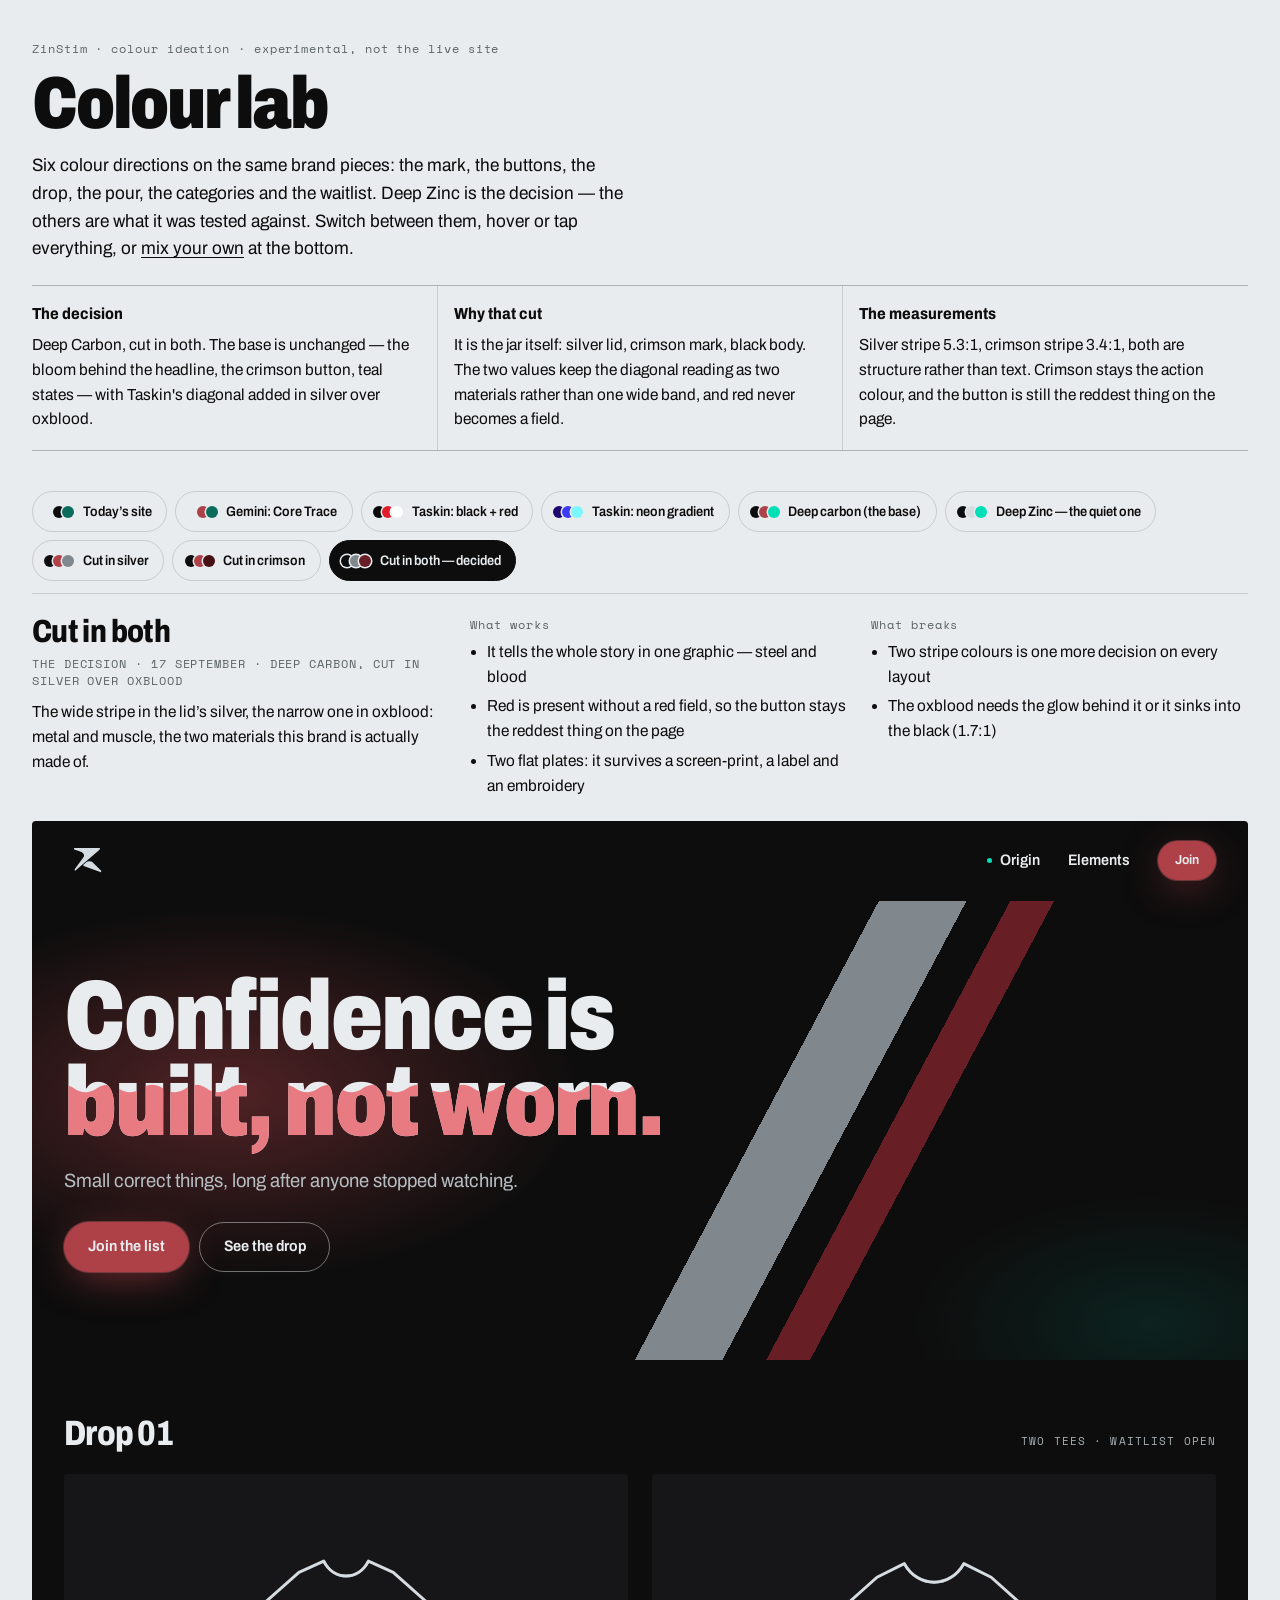
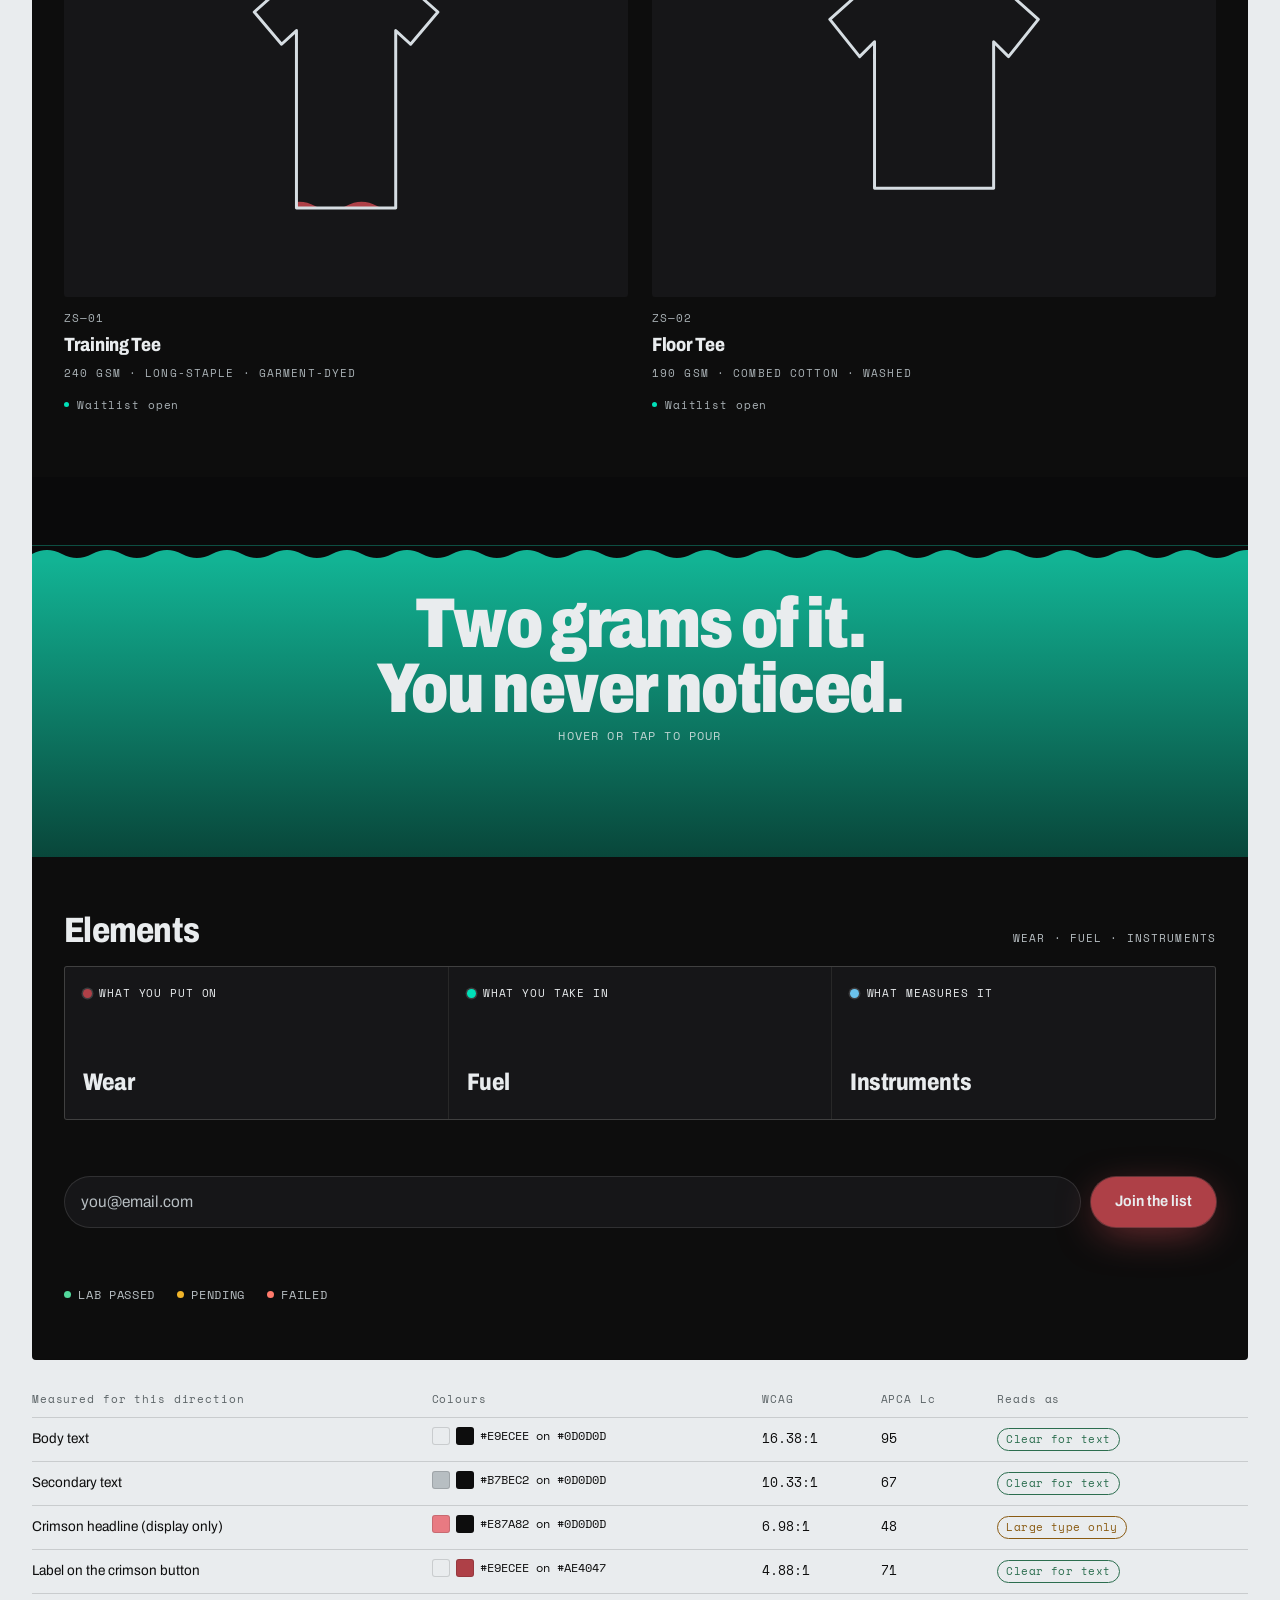
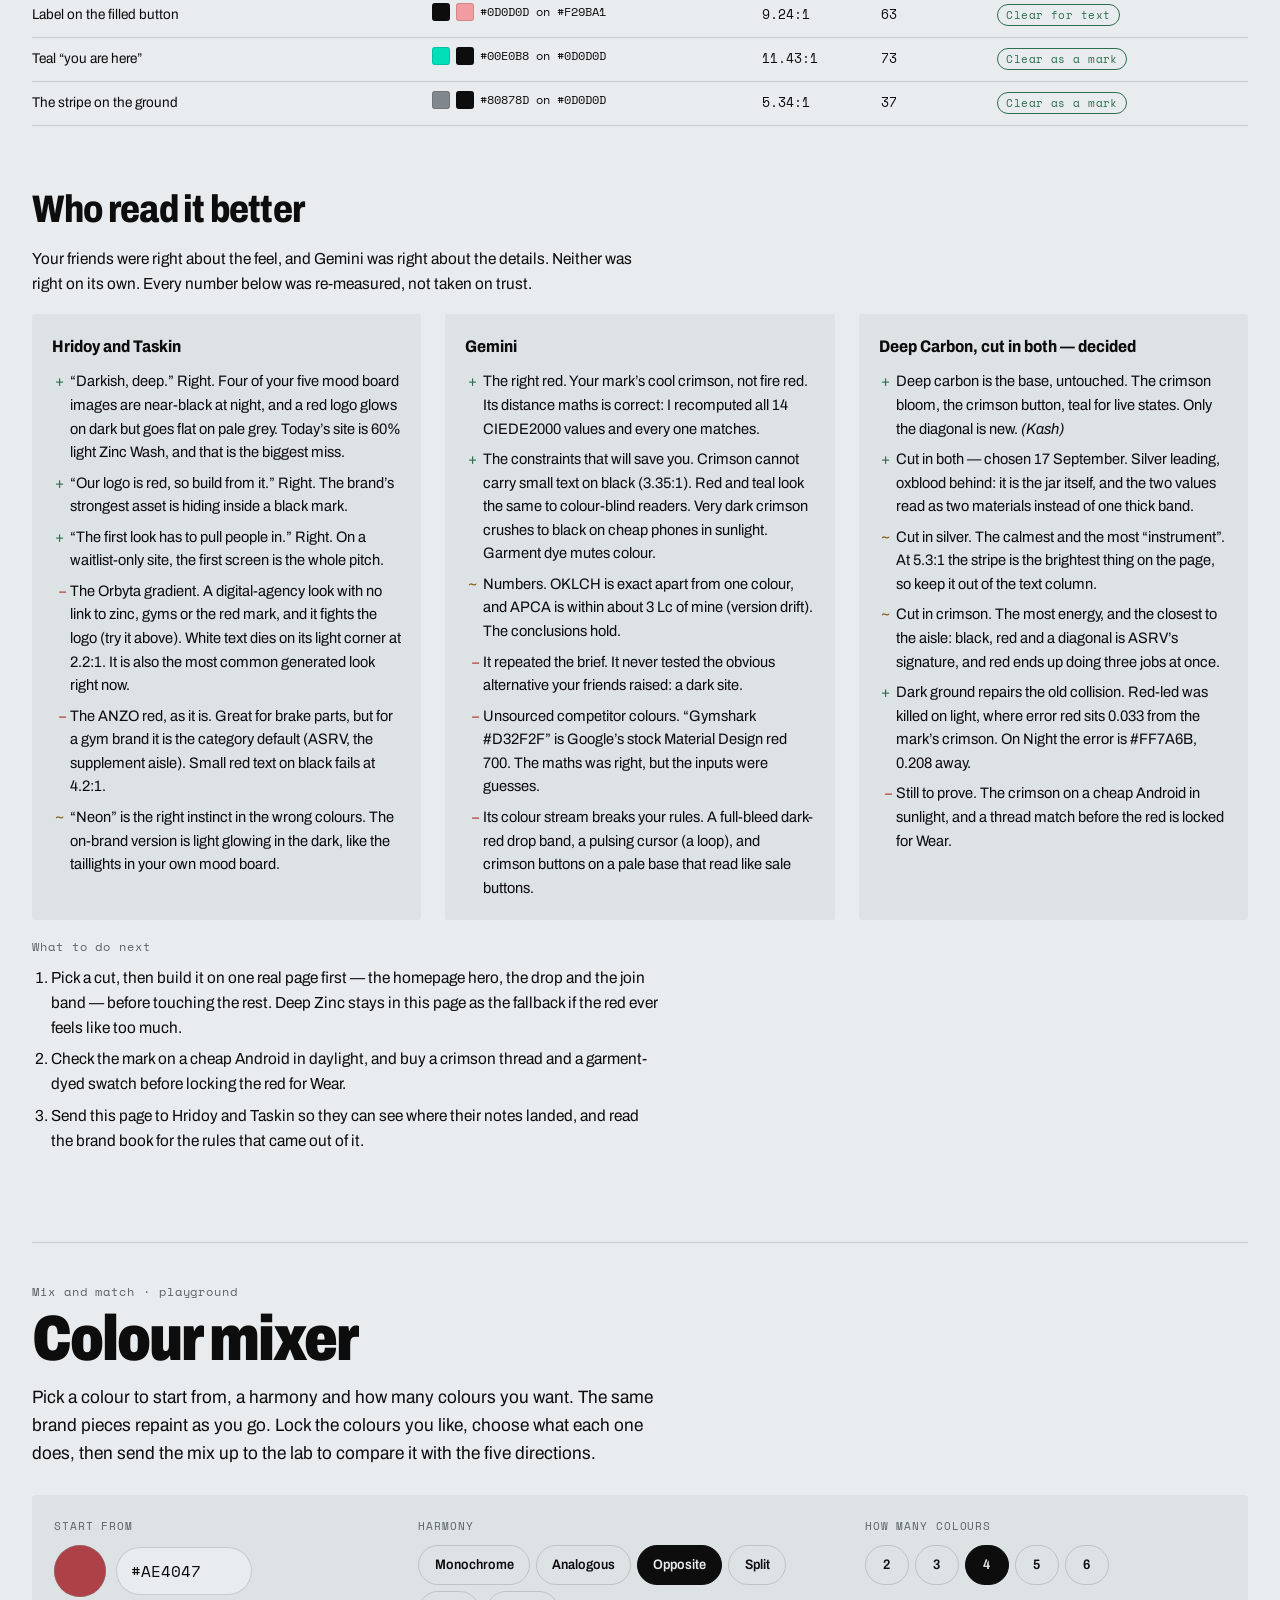
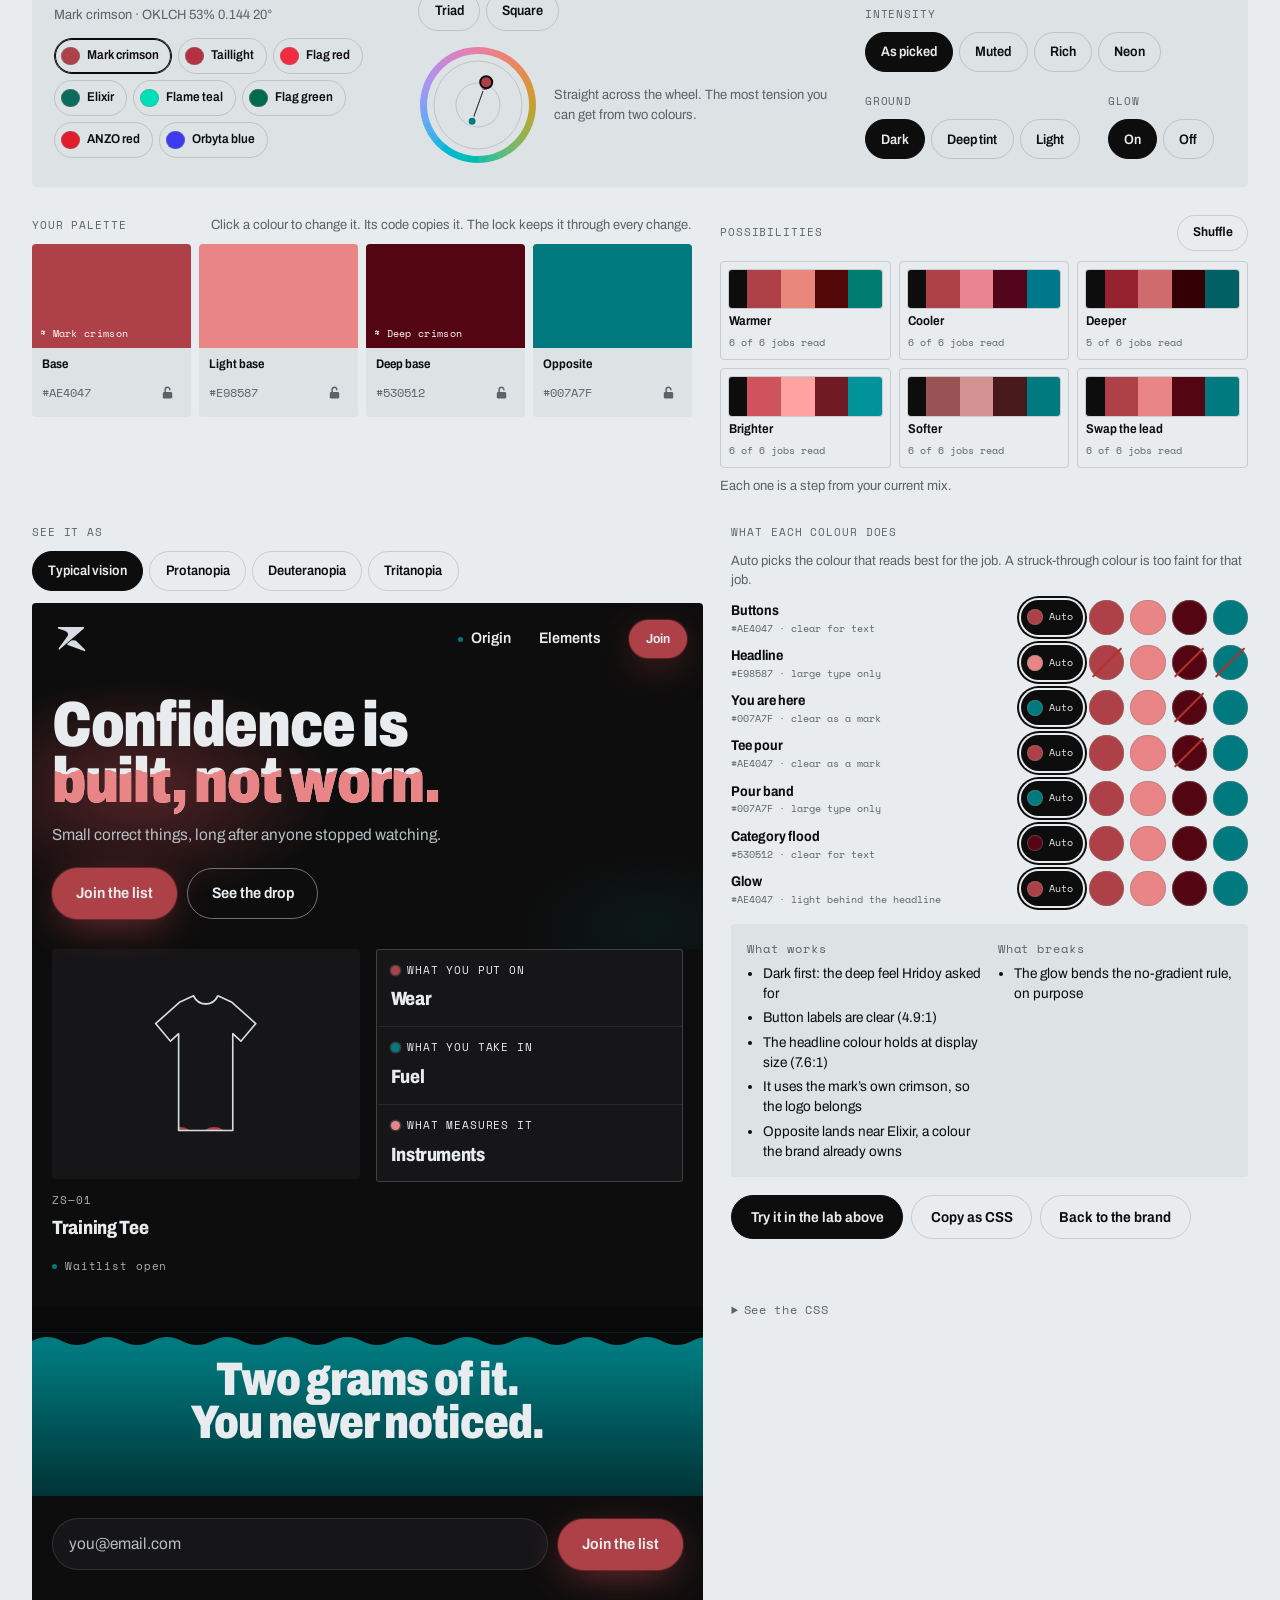
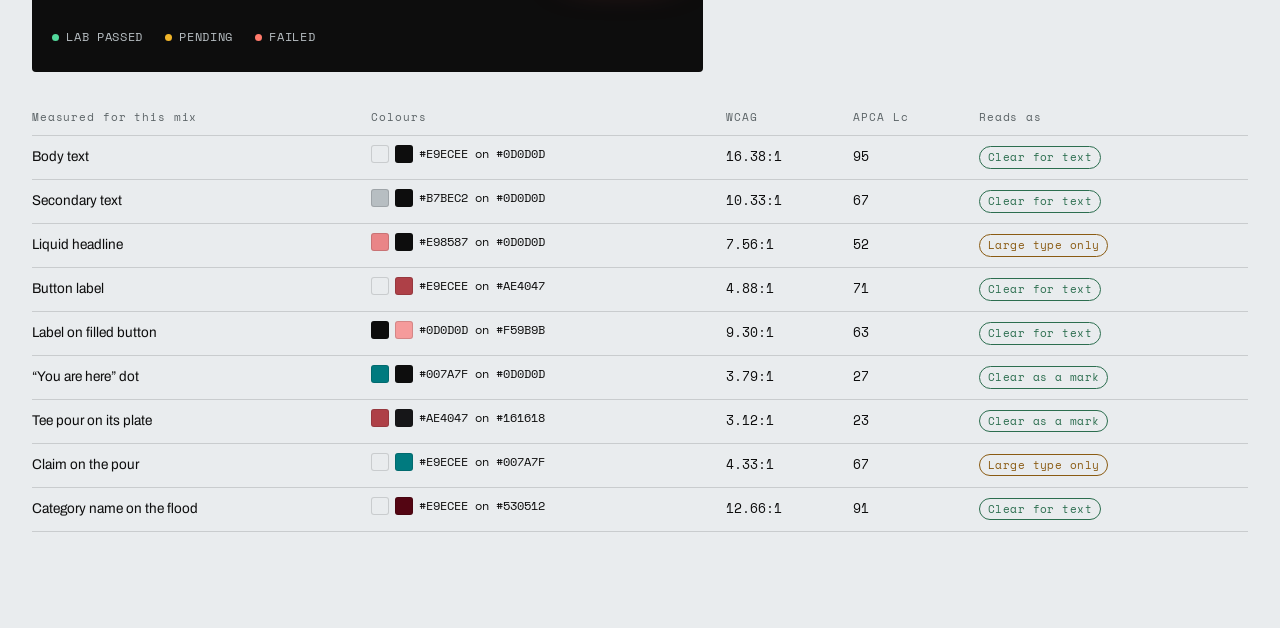
<file: lab/colour-lab.html>
<!doctype html>
<html lang="en">
<head>
<meta charset="utf-8">
<meta name="viewport" content="width=device-width, initial-scale=1, viewport-fit=cover">
<meta name="robots" content="noindex">
<link rel="icon" type="image/png" href="../assets/img/zinstim-favicon.png">
<title>ZinStim Colour Lab</title>
<link rel="preconnect" href="https://fonts.googleapis.com">
<link rel="preconnect" href="https://fonts.gstatic.com" crossorigin>
<link rel="stylesheet" href="https://fonts.googleapis.com/css2?family=Archivo:wdth,wght@62..125,100..900&family=Space+Mono:wght@400;700&display=swap">
<style>
/* ── page chrome: follows the viewer's theme ─────────────────── */
:root{
  --c-ground:#E9ECEE; --c-ink:#0D0D0D; --c-ink-2:#5B6366; --c-rule:rgba(13,13,13,.14);
  --c-plate:#DDE2E5; --c-pass:#2C6E4F; --c-mid:#8A5B12; --c-fail:#B0332B;
  --display:"Archivo",system-ui,sans-serif;
  --mono:"Space Mono",ui-monospace,"Cascadia Mono",Consolas,monospace;
  --ease-out:cubic-bezier(.16,1,.3,1);
}
@media (prefers-color-scheme:dark){
  :root:not([data-theme="light"]){
    --c-ground:#0D0D0D; --c-ink:#E9ECEE; --c-ink-2:#9AA3A7; --c-rule:rgba(233,236,238,.14);
    --c-plate:#17191A; --c-pass:#52D89B; --c-mid:#F0B429; --c-fail:#FF7A6B;
  }
}
:root[data-theme="dark"]{
  --c-ground:#0D0D0D; --c-ink:#E9ECEE; --c-ink-2:#9AA3A7; --c-rule:rgba(233,236,238,.14);
  --c-plate:#17191A; --c-pass:#52D89B; --c-mid:#F0B429; --c-fail:#FF7A6B;
}
*,*::before,*::after{box-sizing:border-box}
body{
  margin:0; background:var(--c-ground); color:var(--c-ink);
  font-family:var(--display); font-variation-settings:"wdth" 95,"wght" 400;
  font-size:16px; line-height:1.55; -webkit-font-smoothing:antialiased;
  padding-inline:16px;
}
.wrap{max-width:76rem; margin:0 auto; padding-block:40px 96px}
h1,h2,h3{margin:0; font-family:var(--display); text-wrap:balance}
p{margin:0}
.label{font-family:var(--mono); font-size:.72rem; letter-spacing:.08em; color:var(--c-ink-2)}
.title{font-variation-settings:"wdth" 78,"wght" 900; font-size:clamp(2.4rem,1.3rem + 4.4vw,4.6rem); line-height:.9; letter-spacing:-.03em; margin-top:12px}
.lede{font-size:1.12rem; max-width:60ch; margin-top:16px}
.verdict-line{margin-top:22px; display:grid; grid-template-columns:repeat(3,minmax(0,1fr)); gap:1px; background:var(--c-rule); border-block:1px solid var(--c-rule)}
.verdict-line > div{background:var(--c-ground); padding:16px 16px 18px 0; display:grid; gap:6px; align-content:start}
.verdict-line > div + div{padding-left:16px}
.verdict-line h3{font-variation-settings:"wdth" 88,"wght" 750; font-size:1rem}
@media (max-width:760px){
  .verdict-line{grid-template-columns:1fr}
  .verdict-line > div,.verdict-line > div + div{padding:14px 0}
}
:focus-visible{outline:2px solid var(--c-ink); outline-offset:3px; border-radius:3px}

/* ── the switcher ──────────────────────────────────────────── */
.switch{
  position:sticky; top:env(safe-area-inset-top,0px); z-index:20;
  margin-top:28px; padding-block:12px; background:var(--c-ground);
  display:flex; flex-wrap:wrap; gap:8px; border-bottom:1px solid var(--c-rule);
}
.switch button{
  font:inherit; font-size:.86rem; font-variation-settings:"wdth" 90,"wght" 600;
  display:inline-flex; align-items:center; gap:.55rem;
  padding:.55rem .9rem .55rem .7rem; border-radius:999px; cursor:pointer;
  border:1px solid var(--c-rule); background:transparent; color:var(--c-ink);
}
.switch button[aria-pressed="true"]{background:var(--c-ink); color:var(--c-ground); border-color:var(--c-ink)}
.switch .dots{display:inline-flex}
.switch .dots i{width:12px; height:12px; border-radius:50%; margin-left:-3px; box-shadow:0 0 0 1.5px var(--c-ground)}
.switch .dots i:first-child{margin-left:0}

/* ── the note for the chosen direction ─────────────────────── */
.note{margin-top:22px; display:grid; grid-template-columns:minmax(0,1.1fr) minmax(0,1fr) minmax(0,1fr); gap:24px; align-items:start}
@media (max-width:860px){.note{grid-template-columns:1fr; gap:14px}}
.note h2{font-variation-settings:"wdth" 82,"wght" 800; font-size:clamp(1.4rem,1rem + 1.4vw,2rem); line-height:1.02; letter-spacing:-.02em}
.note ul{margin:6px 0 0; padding-left:1.05rem; display:grid; gap:5px}
.note .by{margin-top:6px}

/* ═══ the stage: every direction paints only through these tokens ═══ */
.stage{
  position:relative; margin-top:22px; overflow:hidden; border-radius:4px;
  background-color:var(--g); background-image:var(--g-img,none);
  color:var(--t);
  box-shadow:inset 0 0 0 1px var(--c-rule);
  transition:background-color .5s ease,color .5s ease;
}
.stage[data-dir="now"]{
  --g:#E9ECEE; --g-read:#E9ECEE; --g2:#DDE2E5; --t:#0D0D0D; --t2:#5B6366; --rule:rgba(13,13,13,.14);
  --mark-rest:#0D0D0D; --disc:rgba(13,13,13,.06);
  --btn:#0D0D0D; --btn-t:#E9ECEE; --btn-rim:#0D0D0D; --btn-liq:#0B6B5C; --btn-liq-t:#E9ECEE; --btn-glow:none;
  --btn2-t:#0D0D0D; --btn2-rim:#0D0D0D; --btn2-liq:#D6DDE2;
  --accent-t:#0B6B5C; --wave:url("data:image/svg+xml,%3Csvg xmlns='http://www.w3.org/2000/svg' viewBox='0 0 100 14' preserveAspectRatio='none'%3E%3Cpath d='M0 7Q12.5 0 25 7T50 7T75 7T100 7V14H0Z' fill='%230B6B5C'/%3E%3C/svg%3E");
  --live:#0B6B5C; --live-on-band:#00E0B8;
  --drop-bg:transparent; --drop-t:#0D0D0D; --drop-t2:#5B6366; --plate:#D6DDE2; --tee-line:#0D0D0D; --tee-liq:#0B6B5C;
  --pill:#0D0D0D; --pill-t:#E9ECEE; --pill-dot:#00E0B8;
  --band:#0D0D0D; --band-t:#E9ECEE; --pour:#12B394; --pour-deep:#062821; --pour-wave:url("data:image/svg+xml,%3Csvg xmlns='http://www.w3.org/2000/svg' viewBox='0 0 100 14' preserveAspectRatio='none'%3E%3Cpath d='M0 7Q12.5 0 25 7T50 7T75 7T100 7V14H0Z' fill='%2312B394'/%3E%3C/svg%3E");
  --flood:#0A4A3F; --flood-t:#E9ECEE; --cat-1:#D6DDE2; --cat-2:#0A4A3F; --cat-3:#256D91;
  --ok:#2C6E4F; --mid:#8A5B12; --bad:#B0332B; --deco:none; --field:#FFFFFF; --field-t:#0D0D0D;
}
.stage[data-dir="gemini"]{
  --g:#E9ECEE; --g-read:#E9ECEE; --g2:#DDE2E5; --t:#0D0D0D; --t2:#5B6366; --rule:rgba(13,13,13,.14);
  --mark-rest:#0D0D0D; --disc:rgba(13,13,13,.06);
  --btn:#AE4047; --btn-t:#E9ECEE; --btn-rim:#AE4047; --btn-liq:#882F36; --btn-liq-t:#E9ECEE; --btn-glow:none;
  --btn2-t:#7A2027; --btn2-rim:#7A2027; --btn2-liq:rgba(174,64,71,.16);
  --accent-t:#7A2027; --wave:url("data:image/svg+xml,%3Csvg xmlns='http://www.w3.org/2000/svg' viewBox='0 0 100 14' preserveAspectRatio='none'%3E%3Cpath d='M0 7Q12.5 0 25 7T50 7T75 7T100 7V14H0Z' fill='%237A2027'/%3E%3C/svg%3E");
  --live:#0B6B5C; --live-on-band:#00E0B8;
  --drop-bg:#480F15; --drop-t:#E9ECEE; --drop-t2:#D6DDE2; --plate:#5A1A20; --tee-line:#E9ECEE; --tee-liq:#AE4047;
  --pill:#E9ECEE; --pill-t:#480F15; --pill-dot:#0B6B5C;
  --band:#0D0D0D; --band-t:#E9ECEE; --pour:#12B394; --pour-deep:#062821; --pour-wave:url("data:image/svg+xml,%3Csvg xmlns='http://www.w3.org/2000/svg' viewBox='0 0 100 14' preserveAspectRatio='none'%3E%3Cpath d='M0 7Q12.5 0 25 7T50 7T75 7T100 7V14H0Z' fill='%2312B394'/%3E%3C/svg%3E");
  --flood:#480F15; --flood-t:#E9ECEE; --cat-1:#AE4047; --cat-2:#0B6B5C; --cat-3:#256D91;
  --ok:#2C6E4F; --mid:#8A5B12; --bad:#B0332B; --deco:none; --field:#FFFFFF; --field-t:#0D0D0D;
}
.stage[data-dir="red"]{
  --g:#0A0A0A; --g-read:#0A0A0A; --g2:#161616; --t:#FFFFFF; --t2:#A6A6A6; --rule:rgba(255,255,255,.12);
  --mark-rest:#FFFFFF; --disc:rgba(255,255,255,.08);
  --btn:#E11D2A; --btn-t:#FFFFFF; --btn-rim:#E11D2A; --btn-liq:#FFFFFF; --btn-liq-t:#0A0A0A; --btn-glow:none;
  --btn2-t:#FFFFFF; --btn2-rim:#FFFFFF; --btn2-liq:#E11D2A;
  --accent-t:#FF3B47; --wave:url("data:image/svg+xml,%3Csvg xmlns='http://www.w3.org/2000/svg' viewBox='0 0 100 14' preserveAspectRatio='none'%3E%3Cpath d='M0 7Q12.5 0 25 7T50 7T75 7T100 7V14H0Z' fill='%23FF3B47'/%3E%3C/svg%3E");
  --live:#FF3B47; --live-on-band:#FFFFFF;
  --drop-bg:#0A0A0A; --drop-t:#FFFFFF; --drop-t2:#A6A6A6; --plate:#E11D2A; --tee-line:#FFFFFF; --tee-liq:#0A0A0A;
  --pill:#E11D2A; --pill-t:#FFFFFF; --pill-dot:#FFFFFF;
  --band:#E11D2A; --band-t:#FFFFFF; --pour:#0A0A0A; --pour-deep:#0A0A0A; --pour-wave:url("data:image/svg+xml,%3Csvg xmlns='http://www.w3.org/2000/svg' viewBox='0 0 100 14' preserveAspectRatio='none'%3E%3Cpath d='M0 7Q12.5 0 25 7T50 7T75 7T100 7V14H0Z' fill='%230A0A0A'/%3E%3C/svg%3E");
  --flood:#E11D2A; --flood-t:#FFFFFF; --cat-1:#E11D2A; --cat-2:#E11D2A; --cat-3:#FFFFFF;
  --ok:#52D89B; --mid:#F0B429; --bad:#FF7A6B; --field:#161616; --field-t:#FFFFFF;
  --deco:linear-gradient(118deg,transparent 0 58%,#E11D2A 58% 64%,transparent 64% 67%,#9E0F19 67% 70%,transparent 70%);
}
.stage[data-dir="neon"]{
  --g:#2A0FA8; --g-read:#2A0FA8; --g2:rgba(255,255,255,.10); --t:#FFFFFF; --t2:#C9C6FF; --rule:rgba(255,255,255,.2);
  --g-img:radial-gradient(70% 55% at 0% 100%,rgba(255,255,255,.92),rgba(255,255,255,0) 70%),linear-gradient(155deg,#1D0670 0%,#2A0FA8 38%,#3B3CF2 72%,#8F8CFF 100%);
  --mark-rest:#FFFFFF; --disc:rgba(255,255,255,.12);
  --btn:#FFFFFF; --btn-t:#2A0FA8; --btn-rim:#FFFFFF; --btn-liq:#3B3CF2; --btn-liq-t:#FFFFFF; --btn-glow:0 0 32px rgba(124,247,255,.45);
  --btn2-t:#FFFFFF; --btn2-rim:rgba(255,255,255,.7); --btn2-liq:rgba(255,255,255,.18);
  --accent-t:#7CF7FF; --wave:url("data:image/svg+xml,%3Csvg xmlns='http://www.w3.org/2000/svg' viewBox='0 0 100 14' preserveAspectRatio='none'%3E%3Cpath d='M0 7Q12.5 0 25 7T50 7T75 7T100 7V14H0Z' fill='%237CF7FF'/%3E%3C/svg%3E");
  --live:#7CF7FF; --live-on-band:#7CF7FF;
  --drop-bg:transparent; --drop-t:#FFFFFF; --drop-t2:#C9C6FF; --plate:rgba(255,255,255,.14); --tee-line:#FFFFFF; --tee-liq:#7CF7FF;
  --pill:#FFFFFF; --pill-t:#2A0FA8; --pill-dot:#3B3CF2;
  --band:#1D0670; --band-t:#FFFFFF; --pour:#4D4DFF; --pour-deep:#1D0670; --pour-wave:url("data:image/svg+xml,%3Csvg xmlns='http://www.w3.org/2000/svg' viewBox='0 0 100 14' preserveAspectRatio='none'%3E%3Cpath d='M0 7Q12.5 0 25 7T50 7T75 7T100 7V14H0Z' fill='%234D4DFF'/%3E%3C/svg%3E");
  --flood:#3B3CF2; --flood-t:#FFFFFF; --cat-1:#7CF7FF; --cat-2:#B18CFF; --cat-3:#FFFFFF;
  --ok:#52D89B; --mid:#F0B429; --bad:#FF7A6B; --deco:none; --field:rgba(255,255,255,.12); --field-t:#FFFFFF;
  --g-worst:#A9A6FF;
}
.stage[data-dir="carbon"]{
  --g:#0D0D0D; --g-read:#0D0D0D; --g2:#161618; --t:#E9ECEE; --t2:#B7BEC2; --rule:rgba(233,236,238,.12);
  --mark-rest:#D6DDE2; --disc:rgba(233,236,238,.07);
  --btn:#AE4047; --btn-t:#E9ECEE; --btn-rim:#AE4047; --btn-liq:#F29BA1; --btn-liq-t:#0D0D0D;
  --btn-glow:0 0 0 1px rgba(227,111,120,.35),0 10px 40px -8px rgba(174,64,71,.75);
  --btn2-t:#E9ECEE; --btn2-rim:rgba(233,236,238,.45); --btn2-liq:rgba(233,236,238,.12);
  --accent-t:#E87A82; --wave:url("data:image/svg+xml,%3Csvg xmlns='http://www.w3.org/2000/svg' viewBox='0 0 100 14' preserveAspectRatio='none'%3E%3Cpath d='M0 7Q12.5 0 25 7T50 7T75 7T100 7V14H0Z' fill='%23E87A82'/%3E%3C/svg%3E");
  --live:#00E0B8; --live-on-band:#00E0B8;
  --drop-bg:transparent; --drop-t:#E9ECEE; --drop-t2:#A9B1B5; --plate:#161618; --tee-line:#D6DDE2; --tee-liq:#AE4047;
  --pill:#E9ECEE; --pill-t:#0D0D0D; --pill-dot:#00E0B8;
  --band:#0A0A0B; --band-t:#E9ECEE; --pour:#12B394; --pour-deep:#062821; --pour-wave:url("data:image/svg+xml,%3Csvg xmlns='http://www.w3.org/2000/svg' viewBox='0 0 100 14' preserveAspectRatio='none'%3E%3Cpath d='M0 7Q12.5 0 25 7T50 7T75 7T100 7V14H0Z' fill='%2312B394'/%3E%3C/svg%3E");
  --flood:#480F15; --flood-t:#E9ECEE; --cat-1:#AE4047; --cat-2:#12B394; --cat-3:#6BC2EC;
  --ok:#52D89B; --mid:#F0B429; --bad:#FF7A6B; --field:#161618; --field-t:#E9ECEE;
  --deco:radial-gradient(42% 58% at 16% 42%,rgba(174,64,71,.42),rgba(174,64,71,0) 70%),radial-gradient(28% 40% at 92% 92%,rgba(0,224,184,.10),rgba(0,224,184,0) 70%);
}
/* the cuts: deep carbon exactly as it is — glow, crimson buttons, teal states —
   with Taskin's diagonal added. Only the stripe colour changes between the three. */
.stage[data-dir="cut-silver"],.stage[data-dir="cut-crimson"],.stage[data-dir="cut-split"]{
  --g:#0D0D0D; --g-read:#0D0D0D; --g2:#161618; --t:#E9ECEE; --t2:#B7BEC2; --rule:rgba(233,236,238,.12);
  --mark-rest:#D6DDE2; --disc:rgba(233,236,238,.07);
  --btn:#AE4047; --btn-t:#E9ECEE; --btn-rim:#AE4047; --btn-liq:#F29BA1; --btn-liq-t:#0D0D0D;
  --btn-glow:0 0 0 1px rgba(227,111,120,.35),0 10px 40px -8px rgba(174,64,71,.75);
  --btn2-t:#E9ECEE; --btn2-rim:rgba(233,236,238,.45); --btn2-liq:rgba(233,236,238,.12);
  --accent-t:#E87A82; --wave:url("data:image/svg+xml,%3Csvg xmlns='http://www.w3.org/2000/svg' viewBox='0 0 100 14' preserveAspectRatio='none'%3E%3Cpath d='M0 7Q12.5 0 25 7T50 7T75 7T100 7V14H0Z' fill='%23E87A82'/%3E%3C/svg%3E");
  --live:#00E0B8; --live-on-band:#00E0B8;
  --drop-bg:transparent; --drop-t:#E9ECEE; --drop-t2:#A9B1B5; --plate:#161618; --tee-line:#D6DDE2; --tee-liq:#AE4047;
  --pill:#E9ECEE; --pill-t:#0D0D0D; --pill-dot:#00E0B8;
  --band:#0A0A0B; --band-t:#E9ECEE; --pour:#12B394; --pour-deep:#062821; --pour-wave:url("data:image/svg+xml,%3Csvg xmlns='http://www.w3.org/2000/svg' viewBox='0 0 100 14' preserveAspectRatio='none'%3E%3Cpath d='M0 7Q12.5 0 25 7T50 7T75 7T100 7V14H0Z' fill='%2312B394'/%3E%3C/svg%3E");
  --flood:#480F15; --flood-t:#E9ECEE; --cat-1:#AE4047; --cat-2:#00E0B8; --cat-3:#6BC2EC;
  --ok:#52D89B; --mid:#F0B429; --bad:#FF7A6B; --field:#161618; --field-t:#E9ECEE;
  --glow:radial-gradient(42% 58% at 16% 42%,rgba(174,64,71,.42),rgba(174,64,71,0) 70%),radial-gradient(28% 40% at 92% 92%,rgba(0,224,184,.10),rgba(0,224,184,0) 70%);
}
.stage[data-dir="cut-silver"]{
  --stripe:#80878D;
  --deco:var(--glow),linear-gradient(118deg,transparent 0 58%,#80878D 58% 64%,transparent 64% 67%,#494E51 67% 70%,transparent 70%);
}
.stage[data-dir="cut-crimson"]{
  --stripe:#AE4047;
  --deco:var(--glow),linear-gradient(118deg,transparent 0 58%,#AE4047 58% 64%,transparent 64% 67%,#480F15 67% 70%,transparent 70%);
}
.stage[data-dir="cut-split"]{
  --stripe:#80878D;
  --deco:var(--glow),linear-gradient(118deg,transparent 0 58%,#80878D 58% 64%,transparent 64% 67%,#671E24 67% 70%,transparent 70%);
}
/* the quiet alternative: night ground, zinc metal, one live teal, the red kept inside the mark */
.stage[data-dir="final"]{
  --g:#0D0D0D; --g-read:#0D0D0D; --g2:#161618; --t:#E9ECEE; --t2:#B7BEC2; --rule:rgba(233,236,238,.12);
  --mark-rest:#D6DDE2; --disc:rgba(233,236,238,.07);
  --btn:transparent; --btn-t:#E9ECEE; --btn-rim:#00E0B8; --btn-liq:#00E0B8; --btn-liq-t:#0D0D0D; --btn-glow:none;
  --btn2-t:#E9ECEE; --btn2-rim:rgba(233,236,238,.45); --btn2-liq:rgba(233,236,238,.12);
  --accent-t:#00E0B8; --wave:url("data:image/svg+xml,%3Csvg xmlns='http://www.w3.org/2000/svg' viewBox='0 0 100 14' preserveAspectRatio='none'%3E%3Cpath d='M0 7Q12.5 0 25 7T50 7T75 7T100 7V14H0Z' fill='%2300E0B8'/%3E%3C/svg%3E");
  --live:#00E0B8; --live-on-band:#00E0B8;
  --drop-bg:transparent; --drop-t:#E9ECEE; --drop-t2:#A9B1B5; --plate:#161618; --tee-line:#D6DDE2; --tee-liq:#12B394;
  --pill:#E9ECEE; --pill-t:#0D0D0D; --pill-dot:#00E0B8;
  --band:#0A0A0B; --band-t:#E9ECEE; --pour:#12B394; --pour-deep:#062821; --pour-wave:url("data:image/svg+xml,%3Csvg xmlns='http://www.w3.org/2000/svg' viewBox='0 0 100 14' preserveAspectRatio='none'%3E%3Cpath d='M0 7Q12.5 0 25 7T50 7T75 7T100 7V14H0Z' fill='%2312B394'/%3E%3C/svg%3E");
  --flood:#0A4A3F; --flood-t:#E9ECEE; --cat-1:#D6DDE2; --cat-2:#12B394; --cat-3:#6BC2EC;
  --ok:#52D89B; --mid:#F0B429; --bad:#FF7A6B; --deco:none; --field:#161618; --field-t:#E9ECEE;
}

/* ── masthead ── */
.s-head{position:relative; z-index:2; display:flex; align-items:center; justify-content:space-between; gap:12px; padding:16px clamp(16px,3vw,32px)}
.s-home{
  width:3rem; height:3rem; border:0; padding:0; border-radius:50%; cursor:pointer;
  display:grid; place-items:center; background:transparent; transition:background .3s ease;
}
.s-home:hover,.s-home.is-lit{background:var(--disc)}
.mark{width:1.7rem; height:auto; display:block; overflow:visible; --lv:0}
.mark__body{fill:var(--mark-rest); transition:fill .5s ease}
.mark .vessel__level{transform-box:view-box; transform:translateY(calc((1 - var(--lv)) * 100%)); transition:transform .75s var(--ease-out)}
.mark .vessel__liquid{fill:#FFFFFF; animation:drift 1.6s linear infinite paused}
.s-home:hover .mark,.s-home:focus-visible .mark,.s-home.is-lit .mark{--lv:1.12}
.s-home:hover .vessel__liquid,.s-home.is-lit .vessel__liquid{animation-play-state:running}
@keyframes drift{to{transform:translateX(-100px)}}
.s-nav{display:flex; align-items:center; gap:clamp(12px,2.4vw,28px); font-variation-settings:"wdth" 92,"wght" 600; font-size:.95rem}
.s-nav span{display:inline-flex; align-items:center; gap:.5rem}
.s-nav .here::before{content:""; width:5px; height:5px; border-radius:50%; background:var(--live-on-band)}
.stage[data-dir="now"] .s-nav .here::before,.stage[data-dir="gemini"] .s-nav .here::before{background:var(--live)}
@media (max-width:560px){ .s-nav .hide-sm{display:none} }

/* ── buttons: the liquid button ── */
.b{
  position:relative; overflow:hidden; isolation:isolate;
  display:inline-flex; align-items:center; justify-content:center; gap:.5rem;
  font:inherit; font-size:.95rem; font-variation-settings:"wdth" 92,"wght" 650;
  padding:.78rem 1.45rem; border-radius:999px; cursor:pointer;
  background:var(--btn); color:var(--btn-t); border:1px solid var(--btn-rim);
  box-shadow:var(--btn-glow); transition:color .3s ease .12s,background-color .5s ease,box-shadow .5s ease;
}
.b::before{
  content:""; position:absolute; z-index:-1; left:50%; top:118%;
  width:max(240%,14rem); aspect-ratio:1; border-radius:42%;
  background:var(--btn-liq); translate:-50% 0;
  transition:top .75s var(--ease-out); animation:turn 5s linear infinite paused; pointer-events:none;
}
.b:hover,.b:focus-visible,.b.is-on,.b:active{color:var(--btn-liq-t); transition-delay:0s,0s,0s}
.b:hover::before,.b:focus-visible::before,.b.is-on::before,.b:active::before{top:-46%; animation-play-state:running}
@keyframes turn{to{rotate:360deg}}
.b--sm{padding:.5rem 1rem; font-size:.82rem}
.b--2{background:transparent; color:var(--btn2-t); border-color:var(--btn2-rim); box-shadow:none; --btn-liq:var(--btn2-liq); --btn-liq-t:var(--btn2-t)}

/* ── hero ── */
.s-hero{position:relative; padding:clamp(28px,6vw,72px) clamp(16px,3vw,32px) clamp(40px,7vw,88px)}
.s-hero::before{content:""; position:absolute; inset:0; background:var(--deco); pointer-events:none; z-index:0}
.s-hero > *{position:relative; z-index:1}
.s-h1{font-variation-settings:"wdth" 78,"wght" 900; font-size:clamp(2.6rem,1.2rem + 6.2vw,6.6rem); line-height:.88; letter-spacing:-.02em}
.s-h1 .ln{display:block}
.liq{position:relative; display:inline-block; --lv:0; transition:--lv 1.8s var(--ease-out)}
.liq::after{
  content:attr(data-liq); position:absolute; left:-.12em; right:-.12em; top:-.22em; bottom:-.22em; padding:.22em .12em 0;
  white-space:nowrap; pointer-events:none; color:transparent; -webkit-text-fill-color:transparent;
  background-image:var(--wave),linear-gradient(var(--accent-t),var(--accent-t));
  background-repeat:repeat-x,no-repeat;
  background-size:.9em .15em,100% calc(var(--lh) * var(--lv));
  background-position:0 calc(var(--lh) * (1 - var(--lv)) - .14em),0 100%;
  -webkit-background-clip:text; background-clip:text;
  --lh:1.32em;
}
.is-poured .liq{--lv:.56}
.liq:hover,.liq.is-on{--lv:1.02; transition-duration:.8s}
.s-lede{margin-top:20px; max-width:46ch; font-size:clamp(1rem,.9rem + .4vw,1.2rem); color:var(--t2)}
.s-cta{margin-top:26px; display:flex; flex-wrap:wrap; gap:10px}
@property --lv{syntax:'<number>'; inherits:true; initial-value:0}

/* ── the drop ── */
.s-drop{background:var(--drop-bg); color:var(--drop-t); padding:clamp(28px,5vw,56px) clamp(16px,3vw,32px); transition:background-color .5s ease}
.s-sec-h{display:flex; align-items:baseline; justify-content:space-between; gap:12px; flex-wrap:wrap}
.s-sec-h h3{font-variation-settings:"wdth" 82,"wght" 800; font-size:clamp(1.4rem,1rem + 1.6vw,2.2rem); letter-spacing:-.02em; line-height:1}
.s-mono{font-family:var(--mono); font-size:.7rem; letter-spacing:.1em; color:var(--drop-t2)}
.cards{margin-top:22px; display:grid; grid-template-columns:repeat(2,minmax(0,1fr)); gap:clamp(12px,2vw,24px)}
@media (max-width:620px){.cards{grid-template-columns:1fr}}
.card{display:block; text-align:left; font:inherit; color:inherit; background:transparent; border:0; padding:0; cursor:pointer}
.plate{aspect-ratio:4 / 3; border-radius:3px; background:var(--plate); display:grid; place-items:center; transition:background-color .5s ease,transform .6s var(--ease-out)}
.card:hover .plate,.card.is-on .plate,.card:focus-visible .plate{transform:translateY(-.35rem)}
.tee{width:44%; height:auto; overflow:visible; --tl:.1}
.tee .vessel__level{transform-box:view-box; transform:translateY(calc((1 - var(--tl)) * 100%)); transition:transform 1s var(--ease-out)}
.tee .vessel__liquid{fill:var(--tee-liq)}
.tee .vessel__line{fill:none; stroke:var(--tee-line); stroke-width:2.4; stroke-linejoin:round}
.tee .vessel__line--soft{opacity:.55}
.card:hover .tee,.card.is-on .tee,.card:focus-visible .tee{--tl:.94}
.meta{margin-top:12px; display:grid; gap:4px}
.meta b{font-weight:inherit; font-variation-settings:"wdth" 82,"wght" 800; font-size:1.2rem; letter-spacing:-.015em}
.state{position:relative; justify-self:start; display:inline-flex; align-items:center; gap:.5rem; height:2rem; padding:0 .9rem 0 .8rem; margin-left:-.8rem; margin-top:4px; font-family:var(--mono); font-size:.68rem; letter-spacing:.08em; color:var(--drop-t2); transition:color .35s ease .1s}
.state::before{content:""; position:absolute; z-index:0; left:0; top:0; height:2rem; width:2rem; border-radius:999px; background:var(--pill); opacity:0; transform:scale(.24); transition:width .4s var(--ease-out) .1s,transform .28s var(--ease-out) .3s,opacity .26s ease .3s}
.state i{position:relative; z-index:1; width:5px; height:5px; border-radius:50%; background:var(--pill-dot)}
.state span{position:relative; z-index:1}
.card:hover .state,.card.is-on .state,.card:focus-visible .state{color:var(--pill-t)}
.card:hover .state::before,.card.is-on .state::before,.card:focus-visible .state::before{opacity:1; transform:scale(1); width:100%; transition:transform .3s var(--ease-out) .04s,opacity .2s ease .04s,width .46s var(--ease-out) .22s}

/* ── the pour ── */
.s-pour{position:relative; overflow:hidden; background:var(--band); color:var(--band-t); min-height:clamp(260px,34vw,380px); display:grid; place-items:center; text-align:center; padding:40px 16px; cursor:pointer; --pl:0}
.s-pour.is-full{--pl:.78}
.s-pour:hover,.s-pour.is-on{--pl:1.08}
.pour__liq{position:absolute; left:0; right:0; bottom:0; height:100%; background:linear-gradient(var(--pour),var(--pour-deep)); transform:translateY(calc((1 - var(--pl)) * 100%)); transition:transform 1.6s var(--ease-out)}
.pour__liq::before{content:""; position:absolute; left:0; right:-120px; top:-15px; height:16px; background:var(--pour-wave) repeat-x 0 0 / 120px 16px; animation:wave 2.4s linear infinite}
@keyframes wave{to{transform:translateX(-120px)}}
.pour__claim{position:relative; font-variation-settings:"wdth" 78,"wght" 900; font-size:clamp(2rem,1rem + 4.6vw,4.4rem); line-height:.92; letter-spacing:-.02em}
.pour__claim small{display:block; margin-top:10px; font-family:var(--mono); font-size:.72rem; letter-spacing:.1em; font-variation-settings:normal; opacity:.8}

/* ── categories ── */
.s-cats{padding:clamp(28px,5vw,56px) clamp(16px,3vw,32px); display:grid; gap:18px}
.cats{display:grid; grid-template-columns:repeat(3,minmax(0,1fr)); gap:1px; background:var(--rule); border:1px solid var(--rule); border-radius:3px; overflow:hidden}
@media (max-width:620px){.cats{grid-template-columns:1fr}}
.cat{position:relative; overflow:hidden; isolation:isolate; min-height:9.5rem; padding:18px; background:var(--g2); color:var(--t); text-align:left; font:inherit; border:0; cursor:pointer; display:grid; align-content:space-between; gap:18px; transition:color .35s ease .1s,background-color .5s ease}
.cat::before{content:""; position:absolute; z-index:-1; left:50%; top:110%; width:280%; aspect-ratio:1; border-radius:43%; background:var(--flood); translate:-50% 0; transition:top 1s var(--ease-out); animation:turn 12s linear infinite paused}
.cat:hover,.cat.is-on,.cat:focus-visible{color:var(--flood-t)}
.cat:hover::before,.cat.is-on::before,.cat:focus-visible::before{top:-30%; animation-play-state:running}
.cat b{font-weight:inherit; font-variation-settings:"wdth" 82,"wght" 800; font-size:1.5rem; letter-spacing:-.02em}
.cat .tag{display:inline-flex; align-items:center; gap:.45rem; font-family:var(--mono); font-size:.68rem; letter-spacing:.08em}
.cat .tag i{width:9px; height:9px; border-radius:50%; box-shadow:0 0 0 1.5px rgba(128,128,128,.35)}

/* ── waitlist + signals ── */
.s-join{padding:0 clamp(16px,3vw,32px) clamp(32px,5vw,56px); display:grid; gap:18px}
.wl{display:flex; flex-wrap:wrap; gap:10px; align-items:center}
.wl input{flex:1 1 16rem; min-width:0; font:inherit; font-size:1rem; padding:.78rem 1rem; border-radius:999px; border:1px solid var(--rule); background:var(--field); color:var(--field-t)}
.wl input::placeholder{color:var(--t2)}
.wl input:focus-visible{outline:2px solid var(--live); outline-offset:2px}
.wl__msg{min-height:1.5em; display:flex; align-items:center; gap:.5rem; font-size:.92rem}
.wl__msg i{width:6px; height:6px; border-radius:50%; background:currentColor}
.wl__msg.is-ok{color:var(--live)}
.wl__msg.is-bad{color:var(--bad)}
.sig{display:flex; flex-wrap:wrap; gap:14px 22px; font-family:var(--mono); font-size:.72rem; letter-spacing:.06em; color:var(--t2)}
.sig span{display:inline-flex; align-items:center; gap:.45rem}
.sig i{width:7px; height:7px; border-radius:50%}

/* ── readout + critique ── */
.readout{margin-top:22px; overflow-x:auto}
.readout table{width:100%; min-width:640px; border-collapse:collapse; font-size:.88rem}
.readout th,.readout td{text-align:left; padding:9px 10px 9px 0; border-bottom:1px solid var(--c-rule); vertical-align:middle}
.readout th{font-family:var(--mono); font-size:.68rem; letter-spacing:.08em; color:var(--c-ink-2); font-weight:400}
.readout td.num{font-variant-numeric:tabular-nums; font-family:var(--mono); font-size:.8rem}
.pair{display:inline-flex; align-items:center; gap:6px}
.pair i{width:18px; height:18px; border-radius:3px; box-shadow:inset 0 0 0 1px var(--c-rule)}
.verdict{display:inline-block; padding:.12rem .5rem; border-radius:999px; font-family:var(--mono); font-size:.68rem; letter-spacing:.04em; border:1px solid currentColor}
.v-pass{color:var(--c-pass)} .v-mid{color:var(--c-mid)} .v-fail{color:var(--c-fail)}

.crit{margin-top:64px; display:grid; gap:18px}
.crit h2{font-variation-settings:"wdth" 82,"wght" 800; font-size:clamp(1.6rem,1.1rem + 1.8vw,2.4rem); line-height:1.02; letter-spacing:-.02em}
.cols{display:grid; grid-template-columns:repeat(3,minmax(0,1fr)); gap:24px}
@media (max-width:900px){.cols{grid-template-columns:1fr}}
.col{background:var(--c-plate); padding:20px; border-radius:3px; display:grid; gap:10px; align-content:start}
.col h3{font-variation-settings:"wdth" 88,"wght" 750; font-size:1.05rem}
.col ul{margin:0; padding-left:1.1rem; display:grid; gap:7px; font-size:.95rem}
.col .yes::marker{content:"+  "; color:var(--c-pass)}
.col .no::marker{content:"\2212  "; color:var(--c-fail)}
.col .meh::marker{content:"~  "; color:var(--c-mid)}
.take{display:grid; gap:10px; max-width:70ch}
.take ol{margin:0; padding-left:1.2rem; display:grid; gap:7px}

@media (prefers-reduced-motion:reduce){
  *,*::before,*::after{transition-duration:.01ms !important; animation:none !important}
}
/* ═══ the mixer: a playground below the lab ═══ */
.vh{position:absolute !important; width:1px; height:1px; overflow:hidden; clip-path:inset(50%); white-space:nowrap}
.lede a{color:inherit; text-underline-offset:3px}
.mixer{margin-top:88px; padding-top:40px; border-top:1px solid var(--c-rule); display:grid; gap:28px; scroll-margin-top:16px}
.mix-head h2{font-variation-settings:"wdth" 78,"wght" 900; font-size:clamp(2.2rem,1.2rem + 3.8vw,4rem); line-height:.9; letter-spacing:-.03em; margin-top:10px}
.mix-head .lede{max-width:64ch}
.mixer fieldset{margin:0; padding:0; border:0; min-width:0}
.mixer legend,.mixer .legend{padding:0; margin:0 0 10px; font-family:var(--mono); font-size:.7rem; letter-spacing:.08em; text-transform:uppercase; color:var(--c-ink-2)}
.hint{font-size:.84rem; line-height:1.45; color:var(--c-ink-2)}

/* ── controls ── */
.mix-controls{display:grid; grid-template-columns:minmax(0,1fr) minmax(0,1.25fr) minmax(0,1.1fr); gap:28px 36px; padding:22px; background:var(--c-plate); border-radius:4px}
.ctl-col{display:grid; gap:20px; align-content:start}
@media (max-width:1060px){
  .mix-controls{grid-template-columns:repeat(2,minmax(0,1fr))}
  .ctl-col:last-child{grid-column:1 / -1; grid-template-columns:repeat(auto-fit,minmax(15rem,1fr))}
}
@media (max-width:680px){
  .mix-controls{grid-template-columns:1fr; padding:16px}
  .ctl-col:last-child{grid-column:auto; grid-template-columns:1fr}
}
.seg{display:flex; flex-wrap:wrap; gap:6px}
.pill{position:relative; display:inline-flex; cursor:pointer}
.pill input{position:absolute; inset:0; width:100%; height:100%; opacity:0; margin:0; cursor:pointer}
.pill span{display:inline-flex; align-items:center; justify-content:center; min-height:2.5rem; padding:0 .95rem; border-radius:999px; border:1px solid var(--c-rule); font-size:.86rem; font-variation-settings:"wdth" 90,"wght" 600; transition:background-color .2s ease,color .2s ease,border-color .2s ease}
.pill:hover span{border-color:var(--c-ink)}
.pill input:checked + span{background:var(--c-ink); color:var(--c-ground); border-color:var(--c-ink)}
.pill input:focus-visible + span{outline:2px solid var(--c-ink); outline-offset:2px}
.seg--tight .pill span{min-width:2.75rem; padding:0 .6rem}
.two-seg{display:flex; flex-wrap:wrap; gap:20px 28px}

.base-row{display:flex; align-items:center; gap:10px}
.base-chip{position:relative; flex:none; width:3.25rem; height:3.25rem; border-radius:50%; overflow:hidden; background:var(--base,#AE4047); box-shadow:inset 0 0 0 1px rgba(128,128,128,.4)}
.base-chip input{position:absolute; left:-8px; top:-8px; width:calc(100% + 16px); height:calc(100% + 16px); opacity:0; border:0; padding:0; cursor:pointer}
.base-chip:focus-within{outline:2px solid var(--c-ink); outline-offset:3px}
#mix-hex{width:8.5rem; font-family:var(--mono); font-size:1rem; text-transform:uppercase; padding:.7rem .9rem; border-radius:999px; border:1px solid var(--c-rule); background:var(--c-ground); color:var(--c-ink)}
#mix-hex[aria-invalid="true"]{border-color:var(--c-fail); color:var(--c-fail)}
#mix-base-note{margin-top:8px}
.presets{margin-top:14px; display:flex; flex-wrap:wrap; gap:6px}
.preset{display:inline-flex; align-items:center; gap:.45rem; min-height:2.25rem; padding:0 .75rem 0 .4rem; border-radius:999px; border:1px solid var(--c-rule); background:transparent; color:var(--c-ink); font:inherit; font-size:.8rem; font-variation-settings:"wdth" 90,"wght" 600; cursor:pointer}
.preset i{width:1.15rem; height:1.15rem; border-radius:50%; box-shadow:inset 0 0 0 1px rgba(128,128,128,.4)}
.preset:hover{border-color:var(--c-ink)}
.preset[aria-pressed="true"]{border-color:var(--c-ink); box-shadow:inset 0 0 0 1px var(--c-ink)}

.wheel-row{margin-top:14px; display:grid; grid-template-columns:7.5rem minmax(0,1fr); gap:16px; align-items:center}
.wheel{display:block; width:100%; height:auto; overflow:visible}
.wheel .w-hub{fill:none; stroke:var(--c-rule)}
.wheel .w-shape{fill:none; stroke:var(--c-ink); stroke-width:1; stroke-linejoin:round; opacity:.6}
.wheel .w-dot{stroke:var(--c-plate); stroke-width:1.5}
.wheel .w-base{stroke:var(--c-ink); stroke-width:2}
@media (max-width:420px){ .wheel-row{grid-template-columns:6rem minmax(0,1fr)} }

/* ── palette + possibilities ── */
.mix-row{display:grid; grid-template-columns:minmax(0,1.25fr) minmax(0,1fr); gap:28px}
@media (max-width:900px){ .mix-row{grid-template-columns:1fr} }
.block-h{display:flex; flex-wrap:wrap; align-items:baseline; justify-content:space-between; gap:6px 16px; margin-bottom:10px}
.block-h .legend{margin:0}
.palette{display:grid; grid-template-columns:repeat(var(--n,4),minmax(0,1fr)); gap:8px}
@media (max-width:560px){ .palette{grid-template-columns:repeat(var(--cols,3),minmax(0,1fr))} }
.sw{display:grid; min-width:0; border-radius:4px; overflow:hidden; background:var(--c-plate)}
.sw__fill{position:relative; display:block; height:6.5rem; background:var(--sw); cursor:pointer}
.sw__fill input{position:absolute; inset:0; width:100%; height:100%; opacity:0; border:0; padding:0; cursor:pointer}
.sw__fill:focus-within{outline:2px solid var(--c-ink); outline-offset:-4px}
.sw.is-locked .sw__fill::after{content:""; position:absolute; inset:0; box-shadow:inset 0 0 0 3px var(--c-ink); pointer-events:none}
.sw__tag{position:absolute; left:8px; right:8px; bottom:7px; font-family:var(--mono); font-size:.62rem; letter-spacing:.03em; color:var(--sw-t); white-space:nowrap; overflow:hidden; text-overflow:ellipsis; pointer-events:none}
.sw__meta{display:grid; gap:0; padding:7px 6px 6px 10px}
.sw__name{font-size:.78rem; font-variation-settings:"wdth" 88,"wght" 650; white-space:nowrap; overflow:hidden; text-overflow:ellipsis}
.sw__row{display:flex; align-items:center; justify-content:space-between; gap:2px}
.sw__hex{min-height:2.25rem; padding:0 4px 0 0; border:0; background:none; font:inherit; font-family:var(--mono); font-size:.72rem; color:var(--c-ink-2); cursor:copy}
.sw__hex:hover{color:var(--c-ink); text-decoration:underline}
.sw__lock{flex:none; display:grid; place-items:center; width:2.25rem; height:2.25rem; border-radius:50%; border:0; background:transparent; color:var(--c-ink-2); cursor:pointer}
.sw__lock:hover{color:var(--c-ink); background:var(--c-rule)}
.sw__lock[aria-pressed="true"]{background:var(--c-ink); color:var(--c-ground)}
.sw__lock svg{width:15px; height:15px; overflow:visible}

.poss{display:grid; grid-template-columns:repeat(3,minmax(0,1fr)); gap:8px}
@media (max-width:420px){ .poss{grid-template-columns:repeat(2,minmax(0,1fr))} }
.pos{display:grid; gap:6px; align-content:start; min-width:0; padding:8px; border-radius:4px; border:1px solid var(--c-rule); background:transparent; color:var(--c-ink); font:inherit; text-align:left; cursor:pointer}
.pos:hover{border-color:var(--c-ink)}
.pos[aria-pressed="true"]{border-color:var(--c-ink); box-shadow:inset 0 0 0 1px var(--c-ink)}
.pos__strip{display:flex; height:2.4rem; border-radius:3px; overflow:hidden; box-shadow:0 0 0 1px var(--c-rule)}
.pos__strip i{flex:1}
.pos__strip i.g{flex:.55}
.pos__name{font-size:.8rem; line-height:1.2; font-variation-settings:"wdth" 88,"wght" 650}
.pos__score{font-family:var(--mono); font-size:.64rem; color:var(--c-ink-2)}
#mix-tweaks{margin-top:8px; min-height:1.45em}
#mix-tweaks button{font:inherit; color:inherit; background:none; border:0; padding:0; text-decoration:underline; text-underline-offset:2px; cursor:pointer}

/* ── preview + roles ── */
.mix-work{display:grid; grid-template-columns:minmax(0,1.3fr) minmax(0,1fr); gap:28px; align-items:start}
@media (max-width:960px){ .mix-work{grid-template-columns:1fr} }
.mix-preview{display:grid; gap:12px; min-width:0}
.mix-side{position:sticky; top:16px; display:grid; gap:18px; align-content:start; min-width:0}
@media (max-width:960px),(max-height:760px){ .mix-side{position:static} }
.roles{display:grid; gap:10px; margin-top:10px}
.role{display:grid; grid-template-columns:minmax(0,1fr) auto; gap:4px 12px; align-items:center}
@media (max-width:1180px){ .role{grid-template-columns:1fr; gap:6px} }
.role__name{display:grid; min-width:0}
.role__name b{font-weight:inherit; font-size:.88rem; font-variation-settings:"wdth" 88,"wght" 700}
.role__name span{font-family:var(--mono); font-size:.62rem; line-height:1.35; color:var(--c-ink-2)}
.role__cells{display:flex; flex-wrap:wrap; gap:6px}
.cell{position:relative; display:inline-grid; cursor:pointer}
.cell input{position:absolute; inset:0; width:100%; height:100%; opacity:0; margin:0; cursor:pointer}
.chip{position:relative; display:grid; place-items:center; width:2.2rem; height:2.2rem; border-radius:50%; background:var(--chip); box-shadow:inset 0 0 0 1px rgba(128,128,128,.4); transition:transform .2s var(--ease-out)}
.chip--auto{display:inline-flex; gap:.35rem; width:auto; padding:0 .65rem 0 .4rem; border-radius:999px; background:transparent; box-shadow:inset 0 0 0 1px var(--c-rule); font-family:var(--mono); font-size:.64rem; color:var(--c-ink-2)}
.chip--auto i{width:1rem; height:1rem; border-radius:50%; background:var(--chip); box-shadow:inset 0 0 0 1px rgba(128,128,128,.4)}
.cell:hover .chip{transform:scale(1.07)}
.cell input:checked + .chip{box-shadow:0 0 0 2px var(--c-ground),0 0 0 4px var(--c-ink)}
.cell input:checked + .chip--auto{background:var(--c-ink); color:var(--c-ground)}
.cell input:focus-visible + .chip{outline:2px solid var(--c-ink); outline-offset:6px}
.chip.is-fail::after{content:""; position:absolute; left:50%; top:-3px; bottom:-3px; width:2px; border-radius:1px; background:var(--c-fail); translate:-50% 0; rotate:45deg}

.mix-critic{display:grid; grid-template-columns:repeat(2,minmax(0,1fr)); gap:16px; padding:16px; border-radius:4px; background:var(--c-plate)}
@media (max-width:480px){ .mix-critic{grid-template-columns:1fr} }
.mix-critic ul{margin:6px 0 0; padding-left:1rem; display:grid; gap:5px; font-size:.88rem; line-height:1.4}
.mix-actions{display:flex; flex-wrap:wrap; gap:8px}
.act{min-height:2.75rem; padding:0 1.15rem; border-radius:999px; border:1px solid var(--c-ink); background:var(--c-ink); color:var(--c-ground); font:inherit; font-size:.9rem; font-variation-settings:"wdth" 92,"wght" 650; cursor:pointer}
.act--quiet{background:transparent; color:var(--c-ink); border-color:var(--c-rule)}
.act--quiet:hover{border-color:var(--c-ink)}
.act--sm{min-height:2.25rem; padding:0 .9rem; font-size:.8rem}
.status-line{min-height:1.45em; font-size:.86rem; color:var(--c-ink-2)}
.code summary{padding:6px 0; font-family:var(--mono); font-size:.72rem; letter-spacing:.06em; color:var(--c-ink-2); cursor:pointer}
.code pre{margin:8px 0 0; padding:14px; max-height:22rem; overflow:auto; border-radius:4px; background:var(--c-plate); font-family:var(--mono); font-size:.72rem; line-height:1.55; white-space:pre; user-select:all}
.readout--mini{margin-top:0}
.readout--mini table{min-width:560px}

/* the mini stage: the same pieces, sized to its column */
.stage--mini{margin-top:0; container-type:inline-size}
.stage--mini .s-head{padding:12px 16px}
.stage--mini .s-hero{padding:22px 20px 30px}
.stage--mini .s-h1{font-size:clamp(2rem,9.5cqi,4.2rem)}
.stage--mini .s-lede{margin-top:14px; font-size:1rem}
.stage--mini .s-cta{margin-top:20px}
.mini-grid{display:grid; grid-template-columns:repeat(2,minmax(0,1fr)); gap:16px; align-items:start; padding:0 20px 24px}
.stage--mini .plate{aspect-ratio:4 / 3}
.cats--stack{grid-template-columns:1fr}
.cats--stack .cat{min-height:0; gap:6px; padding:12px 14px}
.cats--stack .cat b{font-size:1.2rem}
.stage--mini .s-pour{min-height:190px; padding:28px 16px}
.stage--mini .pour__claim{font-size:clamp(1.6rem,7cqi,3rem)}
.stage--mini .s-join{padding:22px 20px 26px}
@container (max-width:520px){ .mini-grid{grid-template-columns:1fr} }

/* see it as: colour-blind previews */
.mixer.cvd-protan .mix-row,.mixer.cvd-protan .mix-work{filter:url(#cvd-protan)}
.mixer.cvd-deutan .mix-row,.mixer.cvd-deutan .mix-work{filter:url(#cvd-deutan)}
.mixer.cvd-tritan .mix-row,.mixer.cvd-tritan .mix-work{filter:url(#cvd-tritan)}

.switch button[hidden]{display:none}
@media (hover:none){
  .pill span{min-height:2.75rem}
  .chip{width:2.5rem; height:2.5rem}
}
</style>
</head>
<body>


<div class="wrap">
  <header>
    <p class="label">ZinStim &middot; colour ideation &middot; experimental, not the live site</p>
    <h1 class="title">Colour lab</h1>
    <p class="lede">Six colour directions on the same brand pieces: the mark, the buttons, the drop, the pour, the categories and the waitlist. <b>Deep Zinc is the decision</b> — the others are what it was tested against. Switch between them, hover or tap everything, or <a href="#mixer">mix your own</a> at the bottom.</p>
    <div class="verdict-line">
      <div><h3>The decision</h3><p><b>Deep Carbon, cut in both.</b> The base is unchanged &mdash; the bloom behind the headline, the crimson button, teal states &mdash; with Taskin's diagonal added in silver over oxblood.</p></div>
      <div><h3>Why that cut</h3><p>It is the jar itself: silver lid, crimson mark, black body. The two values keep the diagonal reading as two materials rather than one wide band, and red never becomes a field.</p></div>
      <div><h3>The measurements</h3><p>Silver stripe <b>5.3:1</b>, crimson stripe <b>3.4:1</b>, both are structure rather than text. Crimson stays the action colour, and the button is still the reddest thing on the page.</p></div>
    </div>
  </header>

  <div class="lab-body">
  <nav class="switch" aria-label="Colour direction" id="switch">
    <button type="button" data-dir="now" aria-pressed="false"><span class="dots" aria-hidden="true"><i style="background:#E9ECEE"></i><i style="background:#0D0D0D"></i><i style="background:#0B6B5C"></i></span>Today&rsquo;s site</button>
    <button type="button" data-dir="gemini" aria-pressed="false"><span class="dots" aria-hidden="true"><i style="background:#E9ECEE"></i><i style="background:#AE4047"></i><i style="background:#0B6B5C"></i></span>Gemini: Core Trace</button>
    <button type="button" data-dir="red" aria-pressed="false"><span class="dots" aria-hidden="true"><i style="background:#0A0A0A"></i><i style="background:#E11D2A"></i><i style="background:#FFFFFF"></i></span>Taskin: black + red</button>
    <button type="button" data-dir="neon" aria-pressed="false"><span class="dots" aria-hidden="true"><i style="background:#1D0670"></i><i style="background:#3B3CF2"></i><i style="background:#7CF7FF"></i></span>Taskin: neon gradient</button>
    <button type="button" data-dir="carbon" aria-pressed="false"><span class="dots" aria-hidden="true"><i style="background:#0D0D0D"></i><i style="background:#AE4047"></i><i style="background:#00E0B8"></i></span>Deep carbon (the base)</button>
    <button type="button" data-dir="final" aria-pressed="false"><span class="dots" aria-hidden="true"><i style="background:#0D0D0D"></i><i style="background:#D6DDE2"></i><i style="background:#00E0B8"></i></span>Deep Zinc &mdash; the quiet one</button>
    <button type="button" data-dir="cut-silver" aria-pressed="false"><span class="dots" aria-hidden="true"><i style="background:#0D0D0D"></i><i style="background:#AE4047"></i><i style="background:#80878D"></i></span>Cut in silver</button>
    <button type="button" data-dir="cut-crimson" aria-pressed="false"><span class="dots" aria-hidden="true"><i style="background:#0D0D0D"></i><i style="background:#AE4047"></i><i style="background:#480F15"></i></span>Cut in crimson</button>
    <button type="button" data-dir="cut-split" aria-pressed="false"><span class="dots" aria-hidden="true"><i style="background:#0D0D0D"></i><i style="background:#80878D"></i><i style="background:#671E24"></i></span>Cut in both &mdash; decided</button>
    <button type="button" data-dir="mix" aria-pressed="false" hidden><span class="dots" aria-hidden="true"></span>Your mix</button>
  </nav>

  <div class="note" id="note" aria-live="polite">
    <div><h2 id="note-name">Deep carbon</h2><p class="label by" id="note-by"></p><p style="margin-top:10px" id="note-idea"></p></div>
    <div><p class="label">What works</p><ul id="note-works"></ul></div>
    <div><p class="label">What breaks</p><ul id="note-breaks"></ul></div>
  </div>

  <div class="stage" id="stage" data-dir="carbon">
    <div class="s-head">
      <button class="s-home tap" type="button" aria-label="The mark: hover or tap to reveal the carbon fibre">
        <svg class="mark" viewBox="0 0 128 114" aria-hidden="true" focusable="false"><defs><clipPath id="lab-mark-clip"><path d="M3.6,106.0 L5.5,106.9 L8.4,105.0 L120.1,7.8 L121.9,5.2 L122.0,1.4 L121.1,0.0 L1.2,0.0 L0.0,1.1 L0.0,5.5 L1.2,6.9 L32.5,18.0 L38.4,20.9 L43.9,26.4 L45.9,30.0 L47.1,34.6 L46.8,38.5 L43.8,44.4 L3.1,100.5Z"/><path d="M44.1,79.2 L44.1,83.6 L45.6,84.9 L123.9,113.1 L124.5,113.9 L126.5,113.9 L127.9,111.8 L127.9,107.6 L88.4,67.9 L84.9,65.2 L80.1,63.1 L71.1,62.0 L62.8,64.0 L57.8,67.1Z"/></clipPath><mask id="lab-mark-fill" maskUnits="userSpaceOnUse" x="0" y="0" width="128" height="114"><g class="vessel__level"><path class="vessel__liquid" d="M-200,7 Q-187.5,0 -175,7 T-150,7 T-125,7 T-100,7 T-75,7 T-50,7 T-25,7 T0,7 T25,7 T50,7 T75,7 T100,7 T125,7 T150,7 T175,7 T200,7 T225,7 T250,7 T275,7 T300,7 T325,7 T350,7 T375,7 T400,7 V240 H-200 Z"/></g></mask></defs><path class="mark__body" d="M3.6,106.0 L5.5,106.9 L8.4,105.0 L120.1,7.8 L121.9,5.2 L122.0,1.4 L121.1,0.0 L1.2,0.0 L0.0,1.1 L0.0,5.5 L1.2,6.9 L32.5,18.0 L38.4,20.9 L43.9,26.4 L45.9,30.0 L47.1,34.6 L46.8,38.5 L43.8,44.4 L3.1,100.5Z M44.1,79.2 L44.1,83.6 L45.6,84.9 L123.9,113.1 L124.5,113.9 L126.5,113.9 L127.9,111.8 L127.9,107.6 L88.4,67.9 L84.9,65.2 L80.1,63.1 L71.1,62.0 L62.8,64.0 L57.8,67.1Z"/><g clip-path="url(#lab-mark-clip)" mask="url(#lab-mark-fill)"><image id="lab-mark-img" href="[data-uri]" width="128" height="114"/></g></svg>
      </button>
      <div class="s-nav" aria-hidden="true">
        <span class="here">Origin</span><span class="hide-sm">Elements</span>
        <span class="b b--sm tap" role="presentation">Join</span>
      </div>
    </div>

    <section class="s-hero" aria-label="Hero">
      <h2 class="s-h1"><span class="ln">Confidence is</span><span class="ln"><span class="liq tap" data-liq="built, not worn.">built, not worn.</span></span></h2>
      <p class="s-lede">Small correct things, long after anyone stopped watching.</p>
      <div class="s-cta">
        <button class="b tap" type="button">Join the list</button>
        <button class="b b--2 tap" type="button">See the drop</button>
      </div>
    </section>

    <section class="s-drop" aria-label="The drop">
      <div class="s-sec-h"><h3>Drop 01</h3><span class="s-mono">TWO TEES &middot; WAITLIST OPEN</span></div>
      <div class="cards">
        <button class="card tap" type="button">
          <span class="plate"><svg class="tee" viewBox="0 0 200 226" aria-hidden="true" focusable="false"><defs><clipPath id="lab-tee-1"><path d="M62,22 L82,13 C90,29 110,29 118,13 L138,22 L174,54 L152,80 L140,69 L140,212 L60,212 L60,69 L48,80 L26,54 Z"/></clipPath></defs><g clip-path="url(#lab-tee-1)"><g class="vessel__level"><path class="vessel__liquid" d="M-200,7 Q-187.5,0 -175,7 T-150,7 T-125,7 T-100,7 T-75,7 T-50,7 T-25,7 T0,7 T25,7 T50,7 T75,7 T100,7 T125,7 T150,7 T175,7 T200,7 T225,7 T250,7 T275,7 T300,7 T325,7 T350,7 T375,7 T400,7 V240 H-200 Z"/></g></g><path class="vessel__line" d="M62,22 L82,13 C90,29 110,29 118,13 L138,22 L174,54 L152,80 L140,69 L140,212 L60,212 L60,69 L48,80 L26,54 Z"/><path class="vessel__line vessel__line--soft" d="M82,13 C90,29 110,29 118,13"/></svg></span>
          <span class="meta"><span class="s-mono">ZS&mdash;01</span><b>Training Tee</b><span class="s-mono">240 GSM &middot; LONG-STAPLE &middot; GARMENT-DYED</span><span class="state"><i></i><span>Waitlist open</span></span></span>
        </button>
        <button class="card tap" type="button">
          <span class="plate"><svg class="tee" viewBox="0 0 200 226" aria-hidden="true" focusable="false"><defs><clipPath id="lab-tee-2"><path d="M54,26 L76,15 C87,35 113,35 124,15 L146,26 L184,60 L160,90 L148,78 L148,196 L52,196 L52,78 L40,90 L16,60 Z"/></clipPath></defs><g clip-path="url(#lab-tee-2)"><g class="vessel__level"><path class="vessel__liquid" d="M-200,7 Q-187.5,0 -175,7 T-150,7 T-125,7 T-100,7 T-75,7 T-50,7 T-25,7 T0,7 T25,7 T50,7 T75,7 T100,7 T125,7 T150,7 T175,7 T200,7 T225,7 T250,7 T275,7 T300,7 T325,7 T350,7 T375,7 T400,7 V240 H-200 Z"/></g></g><path class="vessel__line" d="M54,26 L76,15 C87,35 113,35 124,15 L146,26 L184,60 L160,90 L148,78 L148,196 L52,196 L52,78 L40,90 L16,60 Z"/><path class="vessel__line vessel__line--soft" d="M76,15 C87,35 113,35 124,15"/></svg></span>
          <span class="meta"><span class="s-mono">ZS&mdash;02</span><b>Floor Tee</b><span class="s-mono">190 GSM &middot; COMBED COTTON &middot; WASHED</span><span class="state"><i></i><span>Waitlist open</span></span></span>
        </button>
      </div>
    </section>

    <section class="s-pour tap" id="pour" aria-label="The pour: hover or tap">
      <div class="pour__liq" aria-hidden="true"></div>
      <p class="pour__claim">Two grams of it.<br>You never noticed.<small>HOVER OR TAP TO POUR</small></p>
    </section>

    <section class="s-cats" aria-label="Categories">
      <div class="s-sec-h"><h3>Elements</h3><span class="s-mono" style="color:var(--t2)">WEAR &middot; FUEL &middot; INSTRUMENTS</span></div>
      <div class="cats">
        <button class="cat tap" type="button"><span class="tag"><i style="background:var(--cat-1)"></i>WHAT YOU PUT ON</span><b>Wear</b></button>
        <button class="cat tap" type="button"><span class="tag"><i style="background:var(--cat-2)"></i>WHAT YOU TAKE IN</span><b>Fuel</b></button>
        <button class="cat tap" type="button"><span class="tag"><i style="background:var(--cat-3)"></i>WHAT MEASURES IT</span><b>Instruments</b></button>
      </div>
    </section>

    <section class="s-join" aria-label="Waitlist">
      <form class="wl" id="wl" novalidate>
        <label for="lab-email" style="position:absolute;width:1px;height:1px;overflow:hidden;clip-path:inset(50%)">Email address</label>
        <input id="lab-email" type="email" inputmode="email" autocomplete="off" placeholder="you@email.com">
        <button class="b" type="submit">Join the list</button>
      </form>
      <p class="wl__msg" id="wl-msg" role="status"></p>
      <div class="sig" aria-label="Signals"><span><i style="background:var(--ok)"></i>LAB PASSED</span><span><i style="background:var(--mid)"></i>PENDING</span><span><i style="background:var(--bad)"></i>FAILED</span></div>
    </section>
  </div>

  <div class="readout">
    <table>
      <thead><tr><th>Measured for this direction</th><th>Colours</th><th>WCAG</th><th>APCA Lc</th><th>Reads as</th></tr></thead>
      <tbody id="readout"></tbody>
    </table>
  </div>

  <section class="crit" aria-labelledby="crit-h">
    <h2 id="crit-h">Who read it better</h2>
    <p style="max-width:70ch">Your friends were right about the feel, and Gemini was right about the details. Neither was right on its own. Every number below was re-measured, not taken on trust.</p>
    <div class="cols">
      <div class="col">
        <h3>Hridoy and Taskin</h3>
        <ul>
          <li class="yes"><b>&ldquo;Darkish, deep.&rdquo;</b> Right. Four of your five mood board images are near-black at night, and a red logo glows on dark but goes flat on pale grey. Today&rsquo;s site is 60% light Zinc Wash, and that is the biggest miss.</li>
          <li class="yes"><b>&ldquo;Our logo is red, so build from it.&rdquo;</b> Right. The brand&rsquo;s strongest asset is hiding inside a black mark.</li>
          <li class="yes"><b>&ldquo;The first look has to pull people in.&rdquo;</b> Right. On a waitlist-only site, the first screen is the whole pitch.</li>
          <li class="no"><b>The Orbyta gradient.</b> A digital-agency look with no link to zinc, gyms or the red mark, and it fights the logo (try it above). White text dies on its light corner at 2.2:1. It is also the most common generated look right now.</li>
          <li class="no"><b>The ANZO red, as it is.</b> Great for brake parts, but for a gym brand it is the category default (ASRV, the supplement aisle). Small red text on black fails at 4.2:1.</li>
          <li class="meh"><b>&ldquo;Neon&rdquo;</b> is the right instinct in the wrong colours. The on-brand version is light glowing in the dark, like the taillights in your own mood board.</li>
        </ul>
      </div>
      <div class="col">
        <h3>Gemini</h3>
        <ul>
          <li class="yes"><b>The right red.</b> Your mark&rsquo;s cool crimson, not fire red. Its distance maths is correct: I recomputed all 14 CIEDE2000 values and every one matches.</li>
          <li class="yes"><b>The constraints that will save you.</b> Crimson cannot carry small text on black (3.35:1). Red and teal look the same to colour-blind readers. Very dark crimson crushes to black on cheap phones in sunlight. Garment dye mutes colour.</li>
          <li class="meh"><b>Numbers.</b> OKLCH is exact apart from one colour, and APCA is within about 3 Lc of mine (version drift). The conclusions hold.</li>
          <li class="no"><b>It repeated the brief.</b> It never tested the obvious alternative your friends raised: a dark site.</li>
          <li class="no"><b>Unsourced competitor colours.</b> &ldquo;Gymshark #D32F2F&rdquo; is Google&rsquo;s stock Material Design red 700. The maths was right, but the inputs were guesses.</li>
          <li class="no"><b>Its colour stream breaks your rules.</b> A full-bleed dark-red drop band, a pulsing cursor (a loop), and crimson buttons on a pale base that read like sale buttons.</li>
        </ul>
      </div>
      <div class="col">
        <h3>Deep Carbon, cut in both &mdash; decided</h3>
        <ul>
          <li class="yes"><b>Deep carbon is the base, untouched.</b> The crimson bloom, the crimson button, teal for live states. Only the diagonal is new. <i>(Kash)</i></li>
          <li class="yes"><b>Cut in both &mdash; chosen 17 September.</b> Silver leading, oxblood behind: it is the jar itself, and the two values read as two materials instead of one thick band.</li>
          <li class="meh"><b>Cut in silver.</b> The calmest and the most &ldquo;instrument&rdquo;. At 5.3:1 the stripe is the brightest thing on the page, so keep it out of the text column.</li>
          <li class="meh"><b>Cut in crimson.</b> The most energy, and the closest to the aisle: black, red and a diagonal is ASRV&rsquo;s signature, and red ends up doing three jobs at once.</li>
          <li class="yes"><b>Dark ground repairs the old collision.</b> Red-led was killed on light, where error red sits 0.033 from the mark&rsquo;s crimson. On Night the error is #FF7A6B, <b>0.208</b> away.</li>
          <li class="no"><b>Still to prove.</b> The crimson on a cheap Android in sunlight, and a thread match before the red is locked for Wear.</li>
        </ul>
      </div>
    </div>
    <div class="take">
      <p class="label">What to do next</p>
      <ol>
        <li>Pick a cut, then build it on one real page first &mdash; the homepage hero, the drop and the join band &mdash; before touching the rest. Deep Zinc stays in this page as the fallback if the red ever feels like too much.</li>
        <li>Check the mark on a cheap Android in daylight, and buy a crimson thread and a garment-dyed swatch before locking the red for Wear.</li>
        <li>Send this page to Hridoy and Taskin so they can see where their notes landed, and read the brand book for the rules that came out of it.</li>
      </ol>
    </div>
  </section>
  </div>

  <section class="mixer" id="mixer" aria-labelledby="mix-h">
    <div class="mix-head">
      <p class="label">Mix and match &middot; playground</p>
      <h2 id="mix-h">Colour mixer</h2>
      <p class="lede">Pick a colour to start from, a harmony and how many colours you want. The same brand pieces repaint as you go. Lock the colours you like, choose what each one does, then send the mix up to the lab to compare it with the five directions.</p>
    </div>

    <div class="mix-controls">
      <div class="ctl-col">
        <fieldset>
          <legend>Start from</legend>
          <div class="base-row">
            <span class="base-chip"><input type="color" id="mix-base" value="#AE4047" aria-label="Pick the colour to start from"></span>
            <input type="text" id="mix-hex" value="#AE4047" maxlength="7" spellcheck="false" autocomplete="off" aria-label="Colour to start from, as a hex code" aria-describedby="mix-base-note">
          </div>
          <p class="hint" id="mix-base-note">The mark&rsquo;s crimson</p>
          <div class="presets" id="mix-presets" role="group" aria-label="Colours from the brand and the boards"></div>
        </fieldset>
      </div>

      <div class="ctl-col">
        <fieldset>
          <legend>Harmony</legend>
          <div class="seg">
            <label class="pill"><input type="radio" name="mix-harmony" value="mono"><span>Monochrome</span></label>
            <label class="pill"><input type="radio" name="mix-harmony" value="analogous"><span>Analogous</span></label>
            <label class="pill"><input type="radio" name="mix-harmony" value="opposite" checked><span>Opposite</span></label>
            <label class="pill"><input type="radio" name="mix-harmony" value="split"><span>Split</span></label>
            <label class="pill"><input type="radio" name="mix-harmony" value="triad"><span>Triad</span></label>
            <label class="pill"><input type="radio" name="mix-harmony" value="square"><span>Square</span></label>
          </div>
          <div class="wheel-row">
            <svg class="wheel" id="mix-wheel" viewBox="0 0 120 120" aria-hidden="true" focusable="false"></svg>
            <p class="hint" id="mix-harmony-hint" aria-live="polite"></p>
          </div>
        </fieldset>
      </div>

      <div class="ctl-col">
        <fieldset>
          <legend>How many colours</legend>
          <div class="seg seg--tight">
            <label class="pill"><input type="radio" name="mix-count" value="2"><span>2</span></label>
            <label class="pill"><input type="radio" name="mix-count" value="3"><span>3</span></label>
            <label class="pill"><input type="radio" name="mix-count" value="4" checked><span>4</span></label>
            <label class="pill"><input type="radio" name="mix-count" value="5"><span>5</span></label>
            <label class="pill"><input type="radio" name="mix-count" value="6"><span>6</span></label>
          </div>
        </fieldset>
        <fieldset>
          <legend>Intensity</legend>
          <div class="seg">
            <label class="pill"><input type="radio" name="mix-intensity" value="picked" checked><span>As picked</span></label>
            <label class="pill"><input type="radio" name="mix-intensity" value="muted"><span>Muted</span></label>
            <label class="pill"><input type="radio" name="mix-intensity" value="rich"><span>Rich</span></label>
            <label class="pill"><input type="radio" name="mix-intensity" value="neon"><span>Neon</span></label>
          </div>
        </fieldset>
        <div class="two-seg">
          <fieldset>
            <legend>Ground</legend>
            <div class="seg">
              <label class="pill"><input type="radio" name="mix-ground" value="dark" checked><span>Dark</span></label>
              <label class="pill"><input type="radio" name="mix-ground" value="tint"><span>Deep tint</span></label>
              <label class="pill"><input type="radio" name="mix-ground" value="light"><span>Light</span></label>
            </div>
          </fieldset>
          <fieldset>
            <legend>Glow</legend>
            <div class="seg">
              <label class="pill"><input type="radio" name="mix-glow" value="on" checked><span>On</span></label>
              <label class="pill"><input type="radio" name="mix-glow" value="off"><span>Off</span></label>
            </div>
          </fieldset>
        </div>
      </div>
    </div>

    <div class="mix-row">
      <div class="block">
        <div class="block-h"><p class="legend">Your palette</p><p class="hint">Click a colour to change it. Its code copies it. The lock keeps it through every change.</p></div>
        <div class="palette" id="mix-palette"></div>
      </div>
      <div class="block">
        <div class="block-h"><p class="legend">Possibilities</p><button type="button" class="act act--quiet act--sm" id="mix-shuffle">Shuffle</button></div>
        <div class="poss" id="mix-poss"></div>
        <p class="hint" id="mix-tweaks"></p>
      </div>
    </div>

    <div class="mix-work">
      <div class="mix-preview">
        <fieldset class="see-as">
          <legend>See it as</legend>
          <div class="seg">
            <label class="pill"><input type="radio" name="mix-cvd" value="none" checked><span>Typical vision</span></label>
            <label class="pill"><input type="radio" name="mix-cvd" value="protan"><span>Protanopia</span></label>
            <label class="pill"><input type="radio" name="mix-cvd" value="deutan"><span>Deuteranopia</span></label>
            <label class="pill"><input type="radio" name="mix-cvd" value="tritan"><span>Tritanopia</span></label>
          </div>
        </fieldset>
        <div class="stage stage--mini" id="mix-stage" data-dir="mix">
          <div class="s-head">
            <button class="s-home tap" type="button" aria-label="The mark: hover or tap to reveal the carbon fibre">
              <svg class="mark" viewBox="0 0 128 114" aria-hidden="true" focusable="false"><defs><clipPath id="mix-mark-clip"><path d="M3.6,106.0 L5.5,106.9 L8.4,105.0 L120.1,7.8 L121.9,5.2 L122.0,1.4 L121.1,0.0 L1.2,0.0 L0.0,1.1 L0.0,5.5 L1.2,6.9 L32.5,18.0 L38.4,20.9 L43.9,26.4 L45.9,30.0 L47.1,34.6 L46.8,38.5 L43.8,44.4 L3.1,100.5Z"/><path d="M44.1,79.2 L44.1,83.6 L45.6,84.9 L123.9,113.1 L124.5,113.9 L126.5,113.9 L127.9,111.8 L127.9,107.6 L88.4,67.9 L84.9,65.2 L80.1,63.1 L71.1,62.0 L62.8,64.0 L57.8,67.1Z"/></clipPath><mask id="mix-mark-fill" maskUnits="userSpaceOnUse" x="0" y="0" width="128" height="114"><g class="vessel__level"><path class="vessel__liquid" d="M-200,7 Q-187.5,0 -175,7 T-150,7 T-125,7 T-100,7 T-75,7 T-50,7 T-25,7 T0,7 T25,7 T50,7 T75,7 T100,7 T125,7 T150,7 T175,7 T200,7 T225,7 T250,7 T275,7 T300,7 T325,7 T350,7 T375,7 T400,7 V240 H-200 Z"/></g></mask></defs><path class="mark__body" d="M3.6,106.0 L5.5,106.9 L8.4,105.0 L120.1,7.8 L121.9,5.2 L122.0,1.4 L121.1,0.0 L1.2,0.0 L0.0,1.1 L0.0,5.5 L1.2,6.9 L32.5,18.0 L38.4,20.9 L43.9,26.4 L45.9,30.0 L47.1,34.6 L46.8,38.5 L43.8,44.4 L3.1,100.5Z M44.1,79.2 L44.1,83.6 L45.6,84.9 L123.9,113.1 L124.5,113.9 L126.5,113.9 L127.9,111.8 L127.9,107.6 L88.4,67.9 L84.9,65.2 L80.1,63.1 L71.1,62.0 L62.8,64.0 L57.8,67.1Z"/><g clip-path="url(#mix-mark-clip)" mask="url(#mix-mark-fill)"><use href="#lab-mark-img"/></g></svg>
            </button>
            <div class="s-nav" aria-hidden="true">
              <span class="here">Origin</span><span class="hide-sm">Elements</span>
              <span class="b b--sm tap" role="presentation">Join</span>
            </div>
          </div>
          <div class="s-hero">
            <p class="s-h1"><span class="ln">Confidence is</span><span class="ln"><span class="liq tap" data-liq="built, not worn.">built, not worn.</span></span></p>
            <p class="s-lede">Small correct things, long after anyone stopped watching.</p>
            <div class="s-cta">
              <button class="b tap" type="button">Join the list</button>
              <button class="b b--2 tap" type="button">See the drop</button>
            </div>
          </div>
          <div class="mini-grid">
            <button class="card tap" type="button">
              <span class="plate"><svg class="tee" viewBox="0 0 200 226" aria-hidden="true" focusable="false"><defs><clipPath id="lab-tee-3"><path d="M62,22 L82,13 C90,29 110,29 118,13 L138,22 L174,54 L152,80 L140,69 L140,212 L60,212 L60,69 L48,80 L26,54 Z"/></clipPath></defs><g clip-path="url(#lab-tee-3)"><g class="vessel__level"><path class="vessel__liquid" d="M-200,7 Q-187.5,0 -175,7 T-150,7 T-125,7 T-100,7 T-75,7 T-50,7 T-25,7 T0,7 T25,7 T50,7 T75,7 T100,7 T125,7 T150,7 T175,7 T200,7 T225,7 T250,7 T275,7 T300,7 T325,7 T350,7 T375,7 T400,7 V240 H-200 Z"/></g></g><path class="vessel__line" d="M62,22 L82,13 C90,29 110,29 118,13 L138,22 L174,54 L152,80 L140,69 L140,212 L60,212 L60,69 L48,80 L26,54 Z"/><path class="vessel__line vessel__line--soft" d="M82,13 C90,29 110,29 118,13"/></svg></span>
              <span class="meta"><span class="s-mono">ZS&mdash;01</span><b>Training Tee</b><span class="state"><i></i><span>Waitlist open</span></span></span>
            </button>
            <div class="cats cats--stack">
              <button class="cat tap" type="button"><span class="tag"><i style="background:var(--cat-1)"></i>WHAT YOU PUT ON</span><b>Wear</b></button>
              <button class="cat tap" type="button"><span class="tag"><i style="background:var(--cat-2)"></i>WHAT YOU TAKE IN</span><b>Fuel</b></button>
              <button class="cat tap" type="button"><span class="tag"><i style="background:var(--cat-3)"></i>WHAT MEASURES IT</span><b>Instruments</b></button>
            </div>
          </div>
          <div class="s-pour tap is-full">
            <div class="pour__liq" aria-hidden="true"></div>
            <p class="pour__claim">Two grams of it.<br>You never noticed.</p>
          </div>
          <div class="s-join">
            <form class="wl" id="mix-wl" novalidate>
              <label for="mix-email" class="vh">Email address</label>
              <input id="mix-email" type="email" inputmode="email" autocomplete="off" placeholder="you@email.com">
              <button class="b" type="submit">Join the list</button>
            </form>
            <p class="wl__msg" id="mix-wl-msg" role="status"></p>
            <div class="sig" aria-label="Signals"><span><i style="background:var(--ok)"></i>LAB PASSED</span><span><i style="background:var(--mid)"></i>PENDING</span><span><i style="background:var(--bad)"></i>FAILED</span></div>
          </div>
        </div>
      </div>

      <div class="mix-side">
        <fieldset class="roles-set">
          <legend>What each colour does</legend>
          <p class="hint">Auto picks the colour that reads best for the job. A struck-through colour is too faint for that job.</p>
          <div class="roles" id="mix-roles"></div>
        </fieldset>
        <div class="mix-critic" aria-live="polite">
          <div><p class="label">What works</p><ul id="mix-works"></ul></div>
          <div><p class="label">What breaks</p><ul id="mix-breaks"></ul></div>
        </div>
        <div class="mix-actions">
          <button type="button" class="act" id="mix-send">Try it in the lab above</button>
          <button type="button" class="act act--quiet" id="mix-copy">Copy as CSS</button>
          <button type="button" class="act act--quiet" id="mix-reset">Back to the brand</button>
        </div>
        <p class="status-line" id="mix-status" role="status" aria-live="polite"></p>
        <details class="code" id="mix-code"><summary>See the CSS</summary><pre id="mix-css"></pre></details>
      </div>
    </div>

    <div class="readout readout--mini">
      <table>
        <thead><tr><th>Measured for this mix</th><th>Colours</th><th>WCAG</th><th>APCA Lc</th><th>Reads as</th></tr></thead>
        <tbody id="mix-readout"></tbody>
      </table>
    </div>

    <svg class="vh" width="0" height="0" aria-hidden="true" focusable="false">
      <filter id="cvd-protan" color-interpolation-filters="linearRGB"><feColorMatrix type="matrix" values="0.152286 1.052583 -0.204868 0 0  0.114503 0.786281 0.099216 0 0  -0.003882 -0.048116 1.051998 0 0  0 0 0 1 0"/></filter>
      <filter id="cvd-deutan" color-interpolation-filters="linearRGB"><feColorMatrix type="matrix" values="0.367322 0.860646 -0.227968 0 0  0.280085 0.672501 0.047413 0 0  -0.011820 0.042940 0.968881 0 0  0 0 0 1 0"/></filter>
      <filter id="cvd-tritan" color-interpolation-filters="linearRGB"><feColorMatrix type="matrix" values="1.255528 -0.076749 -0.178779 0 0  -0.078411 0.930809 0.147602 0 0  0.004733 0.691367 0.303900 0 0  0 0 0 1 0"/></filter>
    </svg>
  </section>
</div>

<script>
(function(){
  var NOTES = {
    now: { name:"Today’s site", by:"THE CURRENT SYSTEM",
      idea:"A light metal base, one teal accent and liquid interactions. The red lives only inside the mark and appears on hover.",
      works:["Calm, precise and unlike the category","Contrast passes almost everywhere","The liquid interactions are distinctive"],
      breaks:["The first look is quiet: nothing pulls you in","The brand’s red logo is hidden until you hover","It reads light and airy, not deep"] },
    gemini: { name:"Core Trace", by:"GEMINI’S RECOMMENDATION",
      idea:"The same light base. Crimson becomes the action colour and the drop’s band, and teal marks success and recovery.",
      works:["The right red: cool crimson from the mark","Text-safe crimson on light (#7A2027, 8.6:1)","Rigorous about contrast and colour blindness"],
      breaks:["Crimson buttons on pale grey read like sale buttons","The full-bleed dark-red band is heavy and category-like","The first look is still quiet; it never tried dark"] },
    red: { name:"Black + red", by:"TASKIN · FROM THE ANZO BOARD",
      idea:"A black ground, bright red panels and stripes, and white type. Built from the fact that the logo is red.",
      works:["Instant energy at first look","The red logo belongs here","White on red passes (4.76:1), so buttons work"],
      breaks:["It is the category default: ASRV and the supplement aisle","Red text on black fails for small copy (4.16:1)","It shouts, and the brand’s voice is quiet confidence"] },
    neon: { name:"Neon gradient", by:"TASKIN · FROM THE ORBYTA BOARD",
      idea:"An indigo to electric-blue gradient with a white glow, and a cyan neon accent.",
      works:["Eye-catching","White on indigo reads well (12:1)"],
      breaks:["It fights the red mark (hover the logo)","It has nothing to do with zinc, gyms or effort","White text dies in the light corner (2.2:1)","The most common generated look right now"] },
    'cut-silver': { name:"Cut in silver", by:"DEEP CARBON + THE DIAGONAL · STRIPES IN THE LID’S SILVER #80878D",
      idea:"Deep carbon exactly as it is — the crimson glow, the crimson button, teal for live states — with Taskin’s diagonal added in the jar lid’s own metal.",
      works:["Black, silver and crimson is not the aisle’s black-and-red","The silver is the product’s own lid: measured at L 62%, cooled into the brand’s band","The stripe reads 5.3:1 — structure you can see without it shouting","Red stays where you act; the metal carries the movement"],
      breaks:["Silver this bright competes with the headline if a stripe crosses the text column","One stripe set per page","Crimson still cannot carry small text (3.35:1)"] },
    'cut-crimson': { name:"Cut in crimson", by:"DEEP CARBON + THE DIAGONAL · STRIPES IN THE MARK’S RED",
      idea:"The same page with the diagonal in the mark’s crimson and its deep shade: Taskin’s board, in our red rather than the category’s #E11D2A.",
      works:["The most energy of the three — the page reads as one colour, hard","It is the mark’s own red, cooler and a third less chromatic than ASRV’s","Stripe and button agree, so the page speaks with one voice"],
      breaks:["Closest to the category uniform: black, red and a diagonal is the supplement aisle’s signature","Red now does three jobs — mark, action, decoration — so the button stops being the loudest thing on the page","A red field behind copy breaks ‘colour is an event’"] },
    'cut-split': { name:"Cut in both", by:"THE DECISION · 17 SEPTEMBER · DEEP CARBON, CUT IN SILVER OVER OXBLOOD",
      idea:"The wide stripe in the lid’s silver, the narrow one in oxblood: metal and muscle, the two materials this brand is actually made of.",
      works:["It tells the whole story in one graphic — steel and blood","Red is present without a red field, so the button stays the reddest thing on the page","Two flat plates: it survives a screen-print, a label and an embroidery"],
      breaks:["Two stripe colours is one more decision on every layout","The oxblood needs the glow behind it or it sinks into the black (1.7:1)"] },
    final: { name:"Deep Zinc", by:"THE QUIET ALTERNATIVE · 17 SEPTEMBER",
      idea:"Night ground, zinc metal type, one live teal. The mark’s crimson stays inside the mark — found by touching it, never painted onto a surface.",
      works:["Deep at first look, and it never shouts","The red mark glows on black and keeps its one meaning","Effort then recovery: teal marks every live state","Every label passes at any size (16.4:1)","No colour is spent twice: red is the object, teal is the signal"],
      breaks:["Red is not available for actions — the buttons are teal","Long reading and dense tables move to the Day surface","Still to prove: the mark’s crimson on a cheap phone in sunlight"] },
    carbon: { name:"Deep carbon", by:"REJECTED · 17 SEPTEMBER · THE RED-LED ITERATION",
      idea:"Dark first. The mark’s crimson leads, as light: the main button, the drop and a glow behind the headline. Teal stays small for “you are here”, success and the pour.",
      works:["Deep and energetic at first look","The red logo belongs, without looking like the category","Effort then recovery: crimson, then teal","Labels stay light: contrast holds"],
      breaks:["Rejected: red is the colour of alarm, and the brand's argument is restraint","The system already spent red on failure — #B0332B sits 0.033 from the mark's crimson","Crimson on Obsidian is 3.35:1, so it cannot carry a word","The glow bends the no-gradient rule; not adopted"] }
  };
  var PAIRS = {
    now:    [["Body text","--t","--g-read","text"],["Secondary text","--t2","--g-read","text"],["Liquid headline","--accent-t","--g-read","large"],["Button label","--btn-t","--btn","text"],["Label on filled button","--btn-liq-t","--btn-liq","text"],["Live dot on dark band","--live-on-band","--band","ui"]],
    gemini: [["Body text","--t","--g-read","text"],["Secondary text","--t2","--g-read","text"],["Crimson headline","--accent-t","--g-read","large"],["Label on crimson button","--btn-t","--btn","text"],["Label on filled button","--btn-liq-t","--btn-liq","text"],["Text on the red drop band","--drop-t","--drop-bg","text"]],
    red:    [["Body text","--t","--g-read","text"],["Secondary text","--t2","--g-read","text"],["Red headline","--accent-t","--g-read","large"],["Label on red button","--btn-t","--btn","text"],["Small red text on black","--btn","--g-read","text"],["Text on the red pour band","--band-t","--band","text"]],
    neon:   [["Body text on indigo","--t","--g-read","text"],["Secondary text","--t2","--g-read","text"],["Cyan headline","--accent-t","--g-read","large"],["Label on white button","--btn-t","--btn","text"],["Label on filled button","--btn-liq-t","--btn-liq","text"],["White text on the glow","--t","--g-worst","text"]],
    carbon: [["Body text","--t","--g-read","text"],["Secondary text","--t2","--g-read","text"],["Crimson headline (display only)","--accent-t","--g-read","large"],["Label on crimson button","--btn-t","--btn","text"],["Label on filled button","--btn-liq-t","--btn-liq","text"],["Teal “you are here”","--live","--g-read","ui"]],
    'cut-silver': [["Body text","--t","--g-read","text"],["Secondary text","--t2","--g-read","text"],["Crimson headline (display only)","--accent-t","--g-read","large"],["Label on the crimson button","--btn-t","--btn","text"],["Label on the filled button","--btn-liq-t","--btn-liq","text"],["Teal “you are here”","--live","--g-read","ui"],["The stripe on the ground","--stripe","--g-read","ui"]],
    'cut-crimson': [["Body text","--t","--g-read","text"],["Secondary text","--t2","--g-read","text"],["Crimson headline (display only)","--accent-t","--g-read","large"],["Label on the crimson button","--btn-t","--btn","text"],["Label on the filled button","--btn-liq-t","--btn-liq","text"],["Teal “you are here”","--live","--g-read","ui"],["The stripe on the ground","--stripe","--g-read","ui"]],
    'cut-split': [["Body text","--t","--g-read","text"],["Secondary text","--t2","--g-read","text"],["Crimson headline (display only)","--accent-t","--g-read","large"],["Label on the crimson button","--btn-t","--btn","text"],["Label on the filled button","--btn-liq-t","--btn-liq","text"],["Teal “you are here”","--live","--g-read","ui"],["The stripe on the ground","--stripe","--g-read","ui"]],
    final:  [["Body text","--t","--g-read","text"],["Secondary text","--t2","--g-read","text"],["Liquid headline, Flame Teal","--accent-t","--g-read","large"],["Button label at rest","--btn-t","--g-read","text"],["Label on the filled button","--btn-liq-t","--btn-liq","text"],["Teal “you are here”","--live","--g-read","ui"],["Category name on the flood","--flood-t","--flood","text"]]
  };

  var stage = document.getElementById('stage');
  var buttons = document.querySelectorAll('#switch button');
  var hoverless = window.matchMedia && window.matchMedia('(hover: none)').matches;

  function hex(v){ v = (v || '').trim(); return /^#[0-9a-fA-F]{6}$/.test(v) ? v.toUpperCase() : null; }
  function channels(h){ return [1,3,5].map(function(i){ return parseInt(h.substr(i,2),16) / 255; }); }
  function lin(c){ return c <= 0.04045 ? c / 12.92 : Math.pow((c + 0.055) / 1.055, 2.4); }
  function lum(h){ var c = channels(h).map(lin); return 0.2126*c[0] + 0.7152*c[1] + 0.0722*c[2]; }
  function wcag(a,b){ var x = lum(a), y = lum(b); var hi = Math.max(x,y), lo = Math.min(x,y); return (hi + 0.05) / (lo + 0.05); }
  function apcaY(h){ var c = channels(h); var Y = 0.2126729*Math.pow(c[0],2.4) + 0.7151522*Math.pow(c[1],2.4) + 0.0721750*Math.pow(c[2],2.4); return Y < 0.022 ? Y + Math.pow(0.022 - Y, 1.414) : Y; }
  function apca(t,b){
    var yt = apcaY(t), yb = apcaY(b), s;
    if (Math.abs(yb - yt) < 0.0005) return 0;
    if (yb > yt){ s = (Math.pow(yb,0.56) - Math.pow(yt,0.57)) * 1.14; return s < 0.1 ? 0 : (s - 0.027) * 100; }
    s = (Math.pow(yb,0.65) - Math.pow(yt,0.62)) * 1.14; return s > -0.1 ? 0 : Math.abs((s + 0.027) * 100);
  }
  function grade(kind, w, l){
    if (kind === 'large') return w >= 4.5 && l >= 60 ? ['pass','Clear at any size'] : (w >= 3 && l >= 45 ? ['mid','Large type only'] : ['fail','Too faint']);
    if (kind === 'ui') return w >= 3 ? ['pass','Clear as a mark'] : ['fail','Too faint'];
    return w >= 4.5 && l >= 60 ? ['pass','Clear for text'] : (w >= 3 && l >= 45 ? ['mid','Big or bold only'] : ['fail','Fails for text']);
  }

  function renderNotes(key){
    var n = NOTES[key];
    document.getElementById('note-name').textContent = n.name;
    document.getElementById('note-by').textContent = n.by;
    document.getElementById('note-idea').textContent = n.idea;
    [['note-works', n.works], ['note-breaks', n.breaks]].forEach(function(pair){
      var ul = document.getElementById(pair[0]); ul.textContent = '';
      pair[1].forEach(function(t){ var li = document.createElement('li'); li.textContent = t; ul.appendChild(li); });
    });
  }

  function renderReadout(key){
    var cs = getComputedStyle(stage);
    renderRows(document.getElementById('readout'), PAIRS[key].map(function(p){
      return [p[0], cs.getPropertyValue(p[1]), cs.getPropertyValue(p[2]), p[3]];
    }));
  }
  // rows of [label, text colour, background colour, kind]
  function renderRows(body, rows){
    body.textContent = '';
    rows.forEach(function(p){
      var fg = hex(p[1]), bg = hex(p[2]);
      if (!fg || !bg) return;
      var w = wcag(fg, bg), l = apca(fg, bg), g = grade(p[3], w, l);
      var tr = document.createElement('tr');
      var td1 = document.createElement('td'); td1.textContent = p[0];
      var td2 = document.createElement('td');
      var pair = document.createElement('span'); pair.className = 'pair';
      [fg, bg].forEach(function(c){ var i = document.createElement('i'); i.style.background = c; pair.appendChild(i); });
      var code = document.createElement('span'); code.className = 'num'; code.style.fontFamily = 'var(--mono)'; code.style.fontSize = '.74rem'; code.textContent = fg + ' on ' + bg;
      pair.appendChild(code); td2.appendChild(pair);
      var td3 = document.createElement('td'); td3.className = 'num'; td3.textContent = w.toFixed(2) + ':1';
      var td4 = document.createElement('td'); td4.className = 'num'; td4.textContent = l.toFixed(0);
      var td5 = document.createElement('td'); var v = document.createElement('span'); v.className = 'verdict v-' + g[0]; v.textContent = g[1]; td5.appendChild(v);
      [td1, td2, td3, td4, td5].forEach(function(td){ tr.appendChild(td); });
      body.appendChild(tr);
    });
  }

  function setDir(key){
    if (!NOTES[key]) key = 'cut-split';
    stage.setAttribute('data-dir', key);
    buttons.forEach(function(b){ b.setAttribute('aria-pressed', b.getAttribute('data-dir') === key ? 'true' : 'false'); });
    renderNotes(key);
    renderReadout(key);
    try { localStorage.setItem('zinstim-colour-lab', key); } catch (e) {}
  }
  buttons.forEach(function(b){ b.addEventListener('click', function(){ setDir(b.getAttribute('data-dir')); }); });

  // on touch there is no hover: tapping a piece toggles its hover state
  document.querySelectorAll('.tap').forEach(function(el){
    el.addEventListener('click', function(e){
      if (el.id === 'pour' || hoverless || el.classList.contains('s-home')){
        if (el.closest('form')) return;
        el.classList.toggle(el.classList.contains('s-home') ? 'is-lit' : 'is-on');
      }
    });
  });

  // the headline pours once; the pour band fills when it comes into view
  setTimeout(function(){ stage.classList.add('is-poured'); }, 350);
  var pour = document.getElementById('pour');
  if ('IntersectionObserver' in window){
    new IntersectionObserver(function(es, io){
      es.forEach(function(e){ if (e.isIntersecting){ pour.classList.add('is-full'); io.disconnect(); } });
    }, {threshold:.5}).observe(pour);
  } else { pour.classList.add('is-full'); }

  var form = document.getElementById('wl'), msg = document.getElementById('wl-msg'), input = document.getElementById('lab-email');
  form.addEventListener('submit', function(e){
    e.preventDefault();
    msg.textContent = '';
    var ok = /^[^\s@]+@[^\s@]+\.[^\s@]{2,}$/.test(input.value.trim());
    var dot = document.createElement('i');
    msg.className = 'wl__msg ' + (ok ? 'is-ok' : 'is-bad');
    msg.appendChild(dot);
    msg.appendChild(document.createTextNode(ok ? 'You’re on the list. This is a demo, so nothing was sent.' : 'That email looks incomplete. Check it and try again.'));
  });

  (function(){
  // ═══ the mixer: colour maths, harmonies, roles and the critic ═══
  // Runs inside the lab's scope, so it shares hex(), wcag(), apca(), grade(),
  // NOTES, PAIRS and setDir(). Written without greater-than signs on purpose.
  function mxClamp(v, a, b){ return Math.min(b, Math.max(a, v)); }
  function toGam(c){ return c < 0.0031308 ? 12.92 * c : 1.055 * Math.pow(c, 1 / 2.4) - 0.055; }
  function linToHex(rgb){
    return '#' + rgb.map(function(v){
      var n = Math.round(mxClamp(toGam(mxClamp(v, 0, 1)), 0, 1) * 255);
      return (n < 16 ? '0' : '') + n.toString(16);
    }).join('').toUpperCase();
  }
  function hexToLab(h){
    var c = channels(h).map(lin);
    var l = Math.cbrt(0.4122214708*c[0] + 0.5363325363*c[1] + 0.0514459929*c[2]);
    var m = Math.cbrt(0.2119034982*c[0] + 0.6806995451*c[1] + 0.1073969566*c[2]);
    var s = Math.cbrt(0.0883024619*c[0] + 0.2817188376*c[1] + 0.6299787005*c[2]);
    return [0.2104542553*l + 0.7936177850*m - 0.0040720468*s,
            1.9779984951*l - 2.4285922050*m + 0.4505937099*s,
            0.0259040371*l + 0.7827717662*m - 0.8086757660*s];
  }
  function hexToLch(h){
    var o = hexToLab(h), H = Math.atan2(o[2], o[1]) * 180 / Math.PI;
    return { L:o[0], C:Math.sqrt(o[1]*o[1] + o[2]*o[2]), H:(H + 360) % 360 };
  }
  function lchToLin(L, C, H){
    var r = H * Math.PI / 180, a = C * Math.cos(r), b = C * Math.sin(r);
    var l = L + 0.3963377774*a + 0.2158037573*b, m = L - 0.1055613458*a - 0.0638541728*b, s = L - 0.0894841775*a - 1.2914855480*b;
    l = l*l*l; m = m*m*m; s = s*s*s;
    return [4.0767416621*l - 3.3077115913*m + 0.2309699292*s,
            -1.2684380046*l + 2.6097574011*m - 0.3413193965*s,
            -0.0041960863*l - 0.7034186147*m + 1.7076147010*s];
  }
  function inGamut(rgb){ return rgb.every(function(v){ return !(v < -0.0001 || 1.0001 < v); }); }
  // keep lightness and hue; lower chroma until the colour exists on a screen
  function lchToHex(L, C, H){
    L = mxClamp(L, 0, 1); C = Math.max(0, C);
    if (inGamut(lchToLin(L, C, H))) return linToHex(lchToLin(L, C, H));
    var lo = 0, hi = C;
    for (var i = 0; i < 22; i++){ var mid = (lo + hi) / 2; if (inGamut(lchToLin(L, mid, H))) lo = mid; else hi = mid; }
    return linToHex(lchToLin(L, lo, H));
  }
  // the lightness where a hue reaches its most vivid on screen: where neon lives
  var CUSPS = {};
  function cuspOf(H){
    var key = Math.round(H) % 360, best = { L:0.7, C:0 }, L, i;
    if (CUSPS[key]) return CUSPS[key];
    for (L = 0.45; L < 0.96; L += 0.01){
      var lo = 0, hi = 0.4;
      for (i = 0; i < 16; i++){ var mid = (lo + hi) / 2; if (inGamut(lchToLin(L, mid, key))) lo = mid; else hi = mid; }
      if (best.C < lo) best = { L:L, C:lo };
    }
    return (CUSPS[key] = best);
  }
  function rgba(h, a){ var c = channels(h); return 'rgba(' + Math.round(c[0]*255) + ',' + Math.round(c[1]*255) + ',' + Math.round(c[2]*255) + ',' + a + ')'; }
  function okDist(x, y){ var p = hexToLab(x), q = hexToLab(y); return Math.sqrt(Math.pow(p[0]-q[0], 2) + Math.pow(p[1]-q[1], 2) + Math.pow(p[2]-q[2], 2)); }
  function hueGap(a, b){ var d = Math.abs(a - b) % 360; return d < 180 ? d : 360 - d; }
  function towards(h, target, deg){
    var d = ((target - h) % 360 + 540) % 360 - 180;
    if (Math.abs(d) < deg) return (target % 360 + 360) % 360;
    return ((h + (d < 0 ? -deg : deg)) % 360 + 360) % 360;
  }
  function inkOn(h){ return Math.abs(apca('#FFFFFF', h)) < Math.abs(apca('#0D0D0D', h)) ? '#0D0D0D' : '#FFFFFF'; }
  function waveTile(h){
    return 'url("data:image/svg+xml,%3Csvg xmlns=\'http://www.w3.org/2000/svg\' viewBox=\'0 0 100 14\' preserveAspectRatio=\'none\'%3E%3Cpath d=\'M0 7Q12.5 0 25 7T50 7T75 7T100 7V14H0Z\' fill=\'%23' + h.slice(1) + '\'/%3E%3C/svg%3E")';
  }

  // colour-blind simulation (Machado, Oliveira and Fernandes 2009, full severity, linear RGB)
  var CVD = {
    protan:[0.152286,1.052583,-0.204868, 0.114503,0.786281,0.099216, -0.003882,-0.048116,1.051998],
    deutan:[0.367322,0.860646,-0.227968, 0.280085,0.672501,0.047413, -0.011820,0.042940,0.968881],
    tritan:[1.255528,-0.076749,-0.178779, -0.078411,0.930809,0.147602, 0.004733,0.691367,0.303900]
  };
  var CVD_NAME = { protan:'protanopia', deutan:'deuteranopia', tritan:'tritanopia' };
  function simulate(h, kind){
    var c = channels(h).map(lin), M = CVD[kind];
    return linToHex([M[0]*c[0] + M[1]*c[1] + M[2]*c[2], M[3]*c[0] + M[4]*c[1] + M[5]*c[2], M[6]*c[0] + M[7]*c[1] + M[8]*c[2]]);
  }

  // colours the brand already owns, and the ones measured from the boards
  var BRAND = [
    ['Mark crimson','#AE4047','red'], ['Oxblood','#671E24','red'], ['Deep crimson','#480F15','red'], ['Taillight','#B33142','red'], ['Flag red','#F42A41','red'],
    ['Elixir','#0B6B5C','teal'], ['Elixir lit','#12B394','teal'], ['Flame teal','#00E0B8','teal'], ['Elixir glow','#5BF5D6','teal'], ['Elixir deep','#0A4A3F','teal'],
    ['Flag green','#006A4E','green'], ['Info blue','#256D91','blue'], ['Info lit','#6BC2EC','blue'],
    ['Obsidian','#0D0D0D','neutral'], ['Zinc Wash','#E9ECEE','neutral'], ['Zinc Silver','#D6DDE2','neutral'], ['Graphite','#6E7679','neutral']
  ].map(function(b){ return { name:b[0], hex:b[1], family:b[2], lch:hexToLch(b[1]) }; });
  var PRESETS = [['Mark crimson','#AE4047'], ['Taillight','#B33142'], ['Flag red','#F42A41'], ['Elixir','#0B6B5C'],
                 ['Flame teal','#00E0B8'], ['Flag green','#006A4E'], ['ANZO red','#E11D2A'], ['Orbyta blue','#3B3CF2']];
  var MARK = '#AE4047', MARK_H = hexToLch(MARK).H;
  function brandMatch(h){
    var best = null, d = 0.05;
    BRAND.forEach(function(b){ var e = okDist(h, b.hex); if (e < d){ d = e; best = b.name; } });
    return best;
  }
  function brandFamily(h){
    var c = hexToLch(h), best = null, gap = 25;
    if (c.C < 0.05) return null;
    BRAND.forEach(function(b){
      if (b.family === 'neutral' || b.family === 'red' || b.lch.C < 0.05) return;
      var g = hueGap(c.H, b.lch.H); if (g < gap){ gap = g; best = b.name; }
    });
    return best;
  }

  var HARMONY = {
    mono:      { label:'Monochrome', offsets:[0], names:['Base'], hint:'One hue at different depths. The calmest choice, and the closest to how the site uses colour today.' },
    analogous: { label:'Analogous', offsets:[0,30,-30], names:['Base','Neighbour +30°','Neighbour −30°'], hint:'Neighbours on the wheel. Unified and warm, with little tension between the colours.' },
    opposite:  { label:'Opposite', offsets:[0,180], names:['Base','Opposite'], hint:'Straight across the wheel. The most tension you can get from two colours.' },
    split:     { label:'Split', offsets:[0,150,210], names:['Base','Split +150°','Split −150°'], hint:'One colour and the two neighbours of its opposite. Tension without the clash.' },
    triad:     { label:'Triad', offsets:[0,120,240], names:['Base','Triad +120°','Triad −120°'], hint:'Three colours evenly spaced. Lively, and the hardest to keep looking premium.' },
    square:    { label:'Square', offsets:[0,180,90,270], names:['Base','Opposite','Square +90°','Square −90°'], hint:'Four colours evenly spaced. The most variety, so give most of them small jobs.' }
  };
  var INTENSITY_LABEL = { picked:'As picked', muted:'Muted', rich:'Rich', neon:'Neon' };
  var GROUND_LABEL = { dark:'Dark', tint:'Deep tint', light:'Light' };
  var VARIANT = {
    // a colour that is already light gets a paler version, not a copy of itself
    t:{ name:'Light', f:function(a){ return a.L < 0.7 ? { L:mxClamp(a.L + 0.2, 0.7, 0.88), C:a.C * 0.85, H:a.H } : { L:Math.min(0.95, a.L + 0.1), C:a.C * 0.45, H:a.H }; } },
    m:{ name:'Mid', f:function(a){ return { L:mxClamp(a.L + 0.1, 0.5, 0.8), C:a.C, H:a.H }; } },
    p:{ name:'Pale', f:function(a){ return { L:0.92, C:a.C * 0.3, H:a.H }; } },
    s:{ name:'Deep', f:function(a){ return { L:mxClamp(a.L - 0.24, 0.2, 0.36), C:a.C * 0.75, H:a.H }; } },
    d:{ name:'Darkest', f:function(a){ return { L:0.19, C:a.C * 0.55, H:a.H }; } }
  };
  var VORDER = { '':0, t:1, m:2, p:3, s:4, d:5 };

  // which slots a harmony fills: its hues first, then light and deep versions of them
  function slotPlan(harmony, n){
    var offs = HARMONY[harmony].offsets, k = Math.min(n, offs.length), plan = [], e = 0, i;
    for (i = 0; i < k; i++) plan.push({ key:'a' + i, anchor:i, v:'' });
    var mono = ['t','s','p','d','m'];
    while (plan.length < n){
      if (offs.length === 1) plan.push({ key:'a0' + mono[e], anchor:0, v:mono[e] });
      else { var ai = Math.floor(e / 2) % k, vv = e % 2 ? 's' : 't'; plan.push({ key:'a' + ai + vv, anchor:ai, v:vv }); }
      e++;
    }
    return plan.sort(function(x, y){ return (x.anchor * 10 + VORDER[x.v]) - (y.anchor * 10 + VORDER[y.v]); });
  }
  function buildPalette(st){
    var base = hexToLch(st.base), grey = base.C < 0.03, H = HARMONY[st.harmony];
    var anchors = H.offsets.map(function(o, i){
      var a = { L:base.L, C:base.C, H:(base.H + o + 360) % 360 };
      if (st.intensity === 'muted') a.C = a.C * 0.5;
      else if (st.intensity === 'rich'){ a.C = Math.max(a.C * 1.3, 0.16); a.L = a.L + (0.58 - a.L) * 0.5; }
      else if (st.intensity === 'neon'){ a.L = Math.max(cuspOf(a.H).L, 0.62); a.C = 0.4; }
      if (grey && i) a.C = Math.max(a.C, 0.1);
      if (i && st.twist) a.H = towards(a.H, st.twist < 0 ? 250 : 55, Math.abs(st.twist));
      return a;
    });
    return slotPlan(st.harmony, st.count).map(function(p){
      var a = anchors[p.anchor], c = p.v ? VARIANT[p.v].f(a) : { L:a.L, C:a.C, H:a.H }, hx;
      // the base's own light and deep versions turn too, at half strength
      if (p.v && !p.anchor && st.twist) c.H = towards(c.H, st.twist < 0 ? 250 : 55, Math.abs(st.twist) / 2);
      var anchorName = H.names[p.anchor];
      var name = p.v ? VARIANT[p.v].name + ' ' + anchorName.charAt(0).toLowerCase() + anchorName.slice(1) : anchorName;
      if (st.locks[p.key]) hx = st.locks[p.key];
      else if (p.key === 'a0' && st.intensity === 'picked' && !st.dL && st.cK === 1) hx = st.base;
      else hx = lchToHex(mxClamp(c.L + st.dL, 0.12, 0.96), c.C * st.cK, c.H);
      return { key:p.key, name:name, hex:hx, locked:!!st.locks[p.key] };
    });
  }

  function groundTokens(st){
    if (st.ground === 'light') return { dark:false, g:'#E9ECEE', g2:'#DDE2E5', t:'#0D0D0D', t2:'#5B6366', rule:'rgba(13,13,13,.14)', mark:'#0D0D0D', disc:'rgba(13,13,13,.06)',
      band:'#0D0D0D', plate:'#D6DDE2', field:'#FFFFFF', teeLine:'#0D0D0D', dropT2:'#5B6366', ok:'#2C6E4F', mid:'#8A5B12', bad:'#B0332B', rim2:'#0D0D0D', liq2:'#D6DDE2' };
    var G = { dark:true, g:'#0D0D0D', g2:'#161618', t:'#E9ECEE', t2:'#B7BEC2', rule:'rgba(233,236,238,.12)', mark:'#D6DDE2', disc:'rgba(233,236,238,.07)',
      band:'#0A0A0B', plate:'#161618', field:'#161618', teeLine:'#D6DDE2', dropT2:'#A9B1B5', ok:'#52D89B', mid:'#F0B429', bad:'#FF7A6B', rim2:'rgba(233,236,238,.45)', liq2:'rgba(233,236,238,.12)' };
    if (st.ground === 'tint'){
      var b = hexToLch(st.base), C = b.C < 0.03 ? 0 : 0.035;
      G.g = lchToHex(0.17, C, b.H); G.g2 = lchToHex(0.215, C, b.H); G.band = lchToHex(0.13, C, b.H);
      G.plate = G.g2; G.field = G.g2;
      G.t = lchToHex(0.95, C * 0.25, b.H); G.t2 = lchToHex(0.8, C * 0.5, b.H); G.dropT2 = lchToHex(0.76, C * 0.5, b.H);
      G.mark = lchToHex(0.88, C * 0.3, b.H); G.teeLine = G.mark;
    }
    return G;
  }
  function bestText(bg, G){
    var light = G.dark ? G.t : '#E9ECEE', dark = G.dark ? '#0D0D0D' : G.t;
    return Math.abs(apca(light, bg)) < Math.abs(apca(dark, bg)) ? dark : light;
  }

  var ROLES = [
    { id:'buttons',  name:'Buttons',        prefs:['a0','a1','a0s'] },
    { id:'headline', name:'Headline',       prefs:['a0t','a0','a0p','a0m','a1t','a1'], prefsLight:['a0s','a0','a0d','a1s','a1'] },
    { id:'signal',   name:'You are here',   prefs:['a1','a1t','a2','a0t','a0'] },
    { id:'tee',      name:'Tee pour',       prefs:['a0','a0t','a1'] },
    { id:'pour',     name:'Pour band',      prefs:['a1','a1s','a2','a0'] },
    { id:'flood',    name:'Category flood', prefs:['a0s','a0d','a1s','a0'] },
    { id:'glow',     name:'Glow',           prefs:['a0','a0t','a1'] }
  ];
  // can this colour do this job on this ground?
  function roleCheck(id, x, G){
    var fg, bg, kind;
    if (id === 'buttons' || id === 'flood'){ fg = bestText(x, G); bg = x; kind = 'text'; }
    else if (id === 'pour'){ fg = bestText(x, G); bg = x; kind = 'large'; }
    else if (id === 'headline'){ fg = x; bg = G.g; kind = 'large'; }
    else if (id === 'signal'){ fg = x; bg = G.g; kind = 'ui'; }
    else if (id === 'tee'){ fg = x; bg = G.plate; kind = 'ui'; }
    else return { v:'pass', text:'Decoration', w:0, l:0 };
    var w = wcag(fg, bg), l = apca(fg, bg), g = grade(kind, w, l);
    return { v:g[0], text:g[1], w:w, l:l };
  }
  function resolveRoles(st, pal, G){
    var byKey = {}, out = {};
    pal.forEach(function(s){ byKey[s.key] = s; });
    ROLES.forEach(function(r){
      var chosen = st.roles[r.id];
      if (chosen && byKey[chosen]){ out[r.id] = { key:chosen, hex:byKey[chosen].hex, auto:false }; return; }
      var prefs = !G.dark && r.prefsLight ? r.prefsLight : r.prefs, pick = null, best = -1, i;
      for (i = 0; i < prefs.length && !pick; i++){
        if (byKey[prefs[i]] && roleCheck(r.id, byKey[prefs[i]].hex, G).v !== 'fail') pick = byKey[prefs[i]];
      }
      if (!pick) pal.forEach(function(s){ var c = roleCheck(r.id, s.hex, G); if (best < c.l + c.w){ best = c.l + c.w; pick = s; } });
      out[r.id] = { key:pick.key, hex:pick.hex, auto:true };
    });
    return out;
  }

  function buildTokens(st, pal, R, G){
    var A = R.buttons.hex, S = R.signal.hex, X = R.pour.hex, F = R.flood.hex, a = hexToLch(A), x = hexToLch(X), glow = st.glow === 'on';
    var liq = G.dark ? lchToHex(Math.max(a.L + 0.22, 0.78), a.C * 0.75, a.H) : lchToHex(Math.min(a.L - 0.18, 0.35), a.C * 0.9, a.H);
    var cats = [];
    pal.forEach(function(s){ if (cats.length < 3 && s.key.length === 2) cats.push(s.hex); });
    pal.forEach(function(s){ if (cats.length < 3 && cats.indexOf(s.hex) === -1) cats.push(s.hex); });
    while (cats.length < 3) cats.push(G.t2);
    return {
      '--g':G.g, '--g-read':G.g, '--g2':G.g2, '--t':G.t, '--t2':G.t2, '--rule':G.rule, '--mark-rest':G.mark, '--disc':G.disc,
      '--btn':A, '--btn-t':bestText(A, G), '--btn-rim':A, '--btn-liq':liq, '--btn-liq-t':bestText(liq, G),
      '--btn-glow':glow ? '0 0 0 1px ' + rgba(A, .35) + ',0 10px 40px -8px ' + rgba(A, .75) : 'none',
      '--btn2-t':G.t, '--btn2-rim':G.rim2, '--btn2-liq':G.liq2,
      '--accent-t':R.headline.hex, '--wave':waveTile(R.headline.hex), '--live':S, '--live-on-band':S,
      '--drop-bg':'transparent', '--drop-t':G.t, '--drop-t2':G.dropT2, '--plate':G.plate, '--tee-line':G.teeLine, '--tee-liq':R.tee.hex,
      '--pill':G.t, '--pill-t':G.g, '--pill-dot':S,
      '--band':G.band, '--band-t':bestText(X, G), '--pour':X, '--pour-deep':lchToHex(Math.min(x.L * 0.42, 0.24), x.C * 0.7, x.H), '--pour-wave':waveTile(X),
      '--flood':F, '--flood-t':bestText(F, G), '--cat-1':cats[0], '--cat-2':cats[1], '--cat-3':cats[2],
      '--ok':G.ok, '--mid':G.mid, '--bad':G.bad, '--field':G.field, '--field-t':G.t,
      '--deco':glow ? 'radial-gradient(42% 58% at 16% 42%,' + rgba(R.glow.hex, .42) + ',' + rgba(R.glow.hex, 0) + ' 70%),radial-gradient(28% 40% at 92% 92%,' + rgba(S, .1) + ',' + rgba(S, 0) + ' 70%)' : 'none'
    };
  }
  function compute(st){
    var pal = buildPalette(st), G = groundTokens(st), R = resolveRoles(st, pal, G);
    return { st:st, pal:pal, G:G, roles:R, T:buildTokens(st, pal, R, G) };
  }
  function jobsThatRead(c){
    return ['buttons','headline','signal','tee','pour','flood'].filter(function(id){ return roleCheck(id, c.roles[id].hex, c.G).v !== 'fail'; }).length;
  }

  // the critic: the same checks the lab ran by hand, run on every change
  function critique(c){
    var st = c.st, G = c.G, R = c.roles, works = [], breaks = [];
    function r1(n){ return n.toFixed(1) + ':1'; }
    var hd = roleCheck('headline', R.headline.hex, G), bt = roleCheck('buttons', R.buttons.hex, G), sg = roleCheck('signal', R.signal.hex, G);
    if (G.dark) works.push('Dark first: the deep feel Hridoy asked for');
    else breaks.push('A light ground loses the deep, night feel your friends asked for');
    if (bt.v === 'pass') works.push('Button labels are clear (' + r1(bt.w) + ')');
    else breaks.push(bt.v === 'mid' ? 'Button labels are safe only big or bold (' + r1(bt.w) + ')' : 'Button labels fail (' + r1(bt.w) + ')');
    if (wcag(R.buttons.hex, G.g) < 1.4) breaks.push('The buttons sink into the ground');
    if (hd.v === 'pass') works.push('The headline colour is clear at any size (' + r1(hd.w) + ')');
    else if (hd.v === 'mid') works.push('The headline colour holds at display size (' + r1(hd.w) + ')');
    else breaks.push('The headline colour is too faint on this ground (' + r1(hd.w) + ')');
    if (sg.v === 'fail') breaks.push('The “you are here” dot is hard to see (' + r1(sg.w) + ')');
    if (roleCheck('tee', R.tee.hex, G).v === 'fail') breaks.push('The tee pour barely shows on its plate');
    if (roleCheck('pour', R.pour.hex, G).v === 'fail') breaks.push('The pour claim is hard to read on its colour');
    if (roleCheck('flood', R.flood.hex, G).v === 'fail') breaks.push('Category names are hard to read on the flood');
    if (R.buttons.hex !== R.signal.hex){
      var alike = Object.keys(CVD).filter(function(k){ return okDist(simulate(R.buttons.hex, k), simulate(R.signal.hex, k)) < 0.06; });
      if (alike.length) breaks.push('Buttons and “you are here” look alike with ' + alike.map(function(k){ return CVD_NAME[k]; }).join(' and ') + ': add a shape or label cue');
    }
    var own = c.pal.some(function(s){ return okDist(s.hex, MARK) < 0.05; });
    var family = c.pal.some(function(s){ var k = hexToLch(s.hex); return 0.06 < k.C && hueGap(k.H, MARK_H) < 16; });
    if (own) works.push('It uses the mark’s own crimson, so the logo belongs');
    else if (family) works.push('It stays in the mark’s crimson family');
    else breaks.push('Nothing echoes the red mark, so the logo will sit apart');
    var near = 0;
    c.pal.forEach(function(s){
      if (s.key === 'a0' || s.key.length !== 2 || 1 < near) return;
      var f = brandFamily(s.hex); if (f){ works.push(s.name + ' lands near ' + f + ', a colour the brand already owns'); near++; }
    });
    if (4 < st.count) breaks.push(st.count + ' colours is a lot when colour should be a rare event: give most of them small jobs');
    else if (st.count < 4) works.push('Few colours, so colour stays a rare event');
    if (st.intensity === 'neon') (G.dark ? works : breaks).push(G.dark ? 'Neon glows like the taillights on the mood board' : 'Neon needs a dark ground to glow');
    if (st.intensity === 'muted') works.push('Muted colours hold up better on garment-dyed fabric');
    if (st.glow === 'on') breaks.push(G.dark ? 'The glow bends the no-gradient rule, on purpose' : 'On a light ground the glow reads as a stain');
    return { works:works, breaks:breaks };
  }

  // ═══ the mixer: state, drawing and events ═══
  var mixer = document.getElementById('mixer');
  var mixStage = document.getElementById('mix-stage');
  var mixBtn = document.querySelector('#switch [data-dir="mix"]');
  var hexIn = document.getElementById('mix-hex'), baseIn = document.getElementById('mix-base');
  var reduced = window.matchMedia && window.matchMedia('(prefers-reduced-motion: reduce)').matches;
  var MIX_KEY = 'zinstim-colour-mixer', SLOT_RE = /^a[0-3][tmpsd]?$/, SVGNS = 'http://www.w3.org/2000/svg';
  var MIX_DEFAULT = { base:MARK, harmony:'opposite', count:4, intensity:'picked', ground:'dark', glow:'on', twist:0, dL:0, cK:1, roles:{}, locks:{}, sent:false };
  var mx = copy(MIX_DEFAULT), cur = null, shuffled = null, frame = 0, frameOpts = null;
  var mixStyle = document.createElement('style');
  (document.head || document.documentElement).appendChild(mixStyle);
  var RING = [];
  for (var ri = 0; ri < 36; ri++) RING.push(lchToHex(0.72, 0.13, ri * 10 + 5));
  PAIRS.mix = [["Body text","--t","--g-read","text"],["Secondary text","--t2","--g-read","text"],["Liquid headline","--accent-t","--g-read","large"],
    ["Button label","--btn-t","--btn","text"],["Label on filled button","--btn-liq-t","--btn-liq","text"],["“You are here” dot","--live","--g-read","ui"]];

  function copy(o){ return JSON.parse(JSON.stringify(o)); }
  function el(tag, cls, text){ var e = document.createElement(tag); if (cls) e.className = cls; if (text != null) e.textContent = text; return e; }
  function svgEl(name, attrs, parent){
    var e = document.createElementNS(SVGNS, name);
    Object.keys(attrs).forEach(function(k){ e.setAttribute(k, attrs[k]); });
    if (parent) parent.appendChild(e);
    return e;
  }
  function parseHex(v, loose){
    v = String(v || '').trim().replace(/^#/, '');
    if (loose && /^[0-9a-f]{3}$/i.test(v)) v = v.replace(/(.)/g, '$1$1');
    return /^[0-9a-f]{6}$/i.test(v) ? '#' + v.toUpperCase() : null;
  }
  function num(v, a, b, d){ return typeof v === 'number' && isFinite(v) ? mxClamp(v, a, b) : d; }
  function say(t){ var s = document.getElementById('mix-status'); s.textContent = ''; setTimeout(function(){ s.textContent = t; }, 40); }

  // what a viewer mixed last time stays in their browser (validated on the way back in)
  function restore(){
    try {
      var raw = JSON.parse(localStorage.getItem(MIX_KEY) || 'null');
      if (!raw || typeof raw !== 'object') return;
      mx.base = parseHex(raw.base) || mx.base;
      if (HARMONY.hasOwnProperty(raw.harmony)) mx.harmony = raw.harmony;
      if ([2,3,4,5,6].indexOf(raw.count) !== -1) mx.count = raw.count;
      if (INTENSITY_LABEL.hasOwnProperty(raw.intensity)) mx.intensity = raw.intensity;
      if (GROUND_LABEL.hasOwnProperty(raw.ground)) mx.ground = raw.ground;
      if (raw.glow === 'on' || raw.glow === 'off') mx.glow = raw.glow;
      mx.twist = num(raw.twist, -90, 90, 0); mx.dL = num(raw.dL, -0.3, 0.3, 0); mx.cK = num(raw.cK, 0.3, 1.6, 1);
      if (raw.roles && typeof raw.roles === 'object') ROLES.forEach(function(r){ if (SLOT_RE.test(raw.roles[r.id])) mx.roles[r.id] = raw.roles[r.id]; });
      if (raw.locks && typeof raw.locks === 'object') Object.keys(raw.locks).forEach(function(k){ var h = parseHex(raw.locks[k]); if (SLOT_RE.test(k) && h) mx.locks[k] = h; });
      mx.sent = raw.sent === true;
    } catch (e) {}
  }
  function save(){ try { localStorage.setItem(MIX_KEY, JSON.stringify(mx)); } catch (e) {} }

  function schedule(opts){
    frameOpts = opts || {};
    if (frame) return;
    frame = requestAnimationFrame(function(){ frame = 0; render(frameOpts); });
  }
  function render(opts){
    opts = opts || {};
    var ae = document.activeElement, focusKey = ae && ae.getAttribute ? ae.getAttribute('data-focus') : null;
    cur = compute(mx);
    cur.auto = resolveRoles({ roles:{} }, cur.pal, cur.G);
    cur.crit = critique(cur);
    var css = '.stage[data-dir="mix"]{';
    Object.keys(cur.T).forEach(function(k){ css += k + ':' + cur.T[k] + ';'; });
    mixStyle.textContent = css + '}';
    syncControls(); drawWheel();
    if (opts.keepPalette) touchPalette(); else drawPalette();
    drawPossibilities(); drawTweaks(); drawRoles(); drawCritic(); drawReadout();
    document.getElementById('mix-css').textContent = cssText();
    if (mx.sent) registerMix();
    if (stage.getAttribute('data-dir') === 'mix'){ renderNotes('mix'); renderReadout('mix'); }
    if (focusKey){
      var back = document.querySelector('[data-focus="' + focusKey + '"]');
      if (back && back !== document.activeElement) back.focus({ preventScroll:true });
    }
    save();
  }

  function syncControls(){
    [['mix-harmony', mx.harmony], ['mix-count', String(mx.count)], ['mix-intensity', mx.intensity], ['mix-ground', mx.ground], ['mix-glow', mx.glow]].forEach(function(p){
      document.querySelectorAll('input[name="' + p[0] + '"]').forEach(function(r){ r.checked = r.value === p[1]; });
    });
    if (document.activeElement !== hexIn){ hexIn.value = mx.base; hexIn.setAttribute('aria-invalid', 'false'); }
    if (document.activeElement !== baseIn) baseIn.value = mx.base.toLowerCase();
    baseIn.parentNode.style.setProperty('--base', mx.base);
    var b = hexToLch(mx.base), exact = BRAND.filter(function(x){ return x.hex === mx.base; })[0], near = brandMatch(mx.base);
    document.getElementById('mix-base-note').textContent = (exact ? exact.name : (near ? 'Near ' + near : 'Your colour')) +
      ' · OKLCH ' + Math.round(b.L * 100) + '% ' + b.C.toFixed(3) + ' ' + Math.round(b.H) + '°' + (b.C < 0.03 ? ' · nearly grey, so the other hues are made up' : '');
    document.getElementById('mix-harmony-hint').textContent = HARMONY[mx.harmony].hint;
    document.querySelectorAll('#mix-presets .preset').forEach(function(p){ p.setAttribute('aria-pressed', p.getAttribute('data-hex') === mx.base ? 'true' : 'false'); });
  }

  function polar(r, deg){ var t = (deg - 90) * Math.PI / 180; return [+(60 + r * Math.cos(t)).toFixed(2), +(60 + r * Math.sin(t)).toFixed(2)]; }
  function drawWheel(){
    var w = document.getElementById('mix-wheel');
    w.textContent = '';
    RING.forEach(function(fill, i){
      var p0 = polar(58, i * 10), p1 = polar(58, i * 10 + 10.5), p2 = polar(51, i * 10 + 10.5), p3 = polar(51, i * 10);
      svgEl('path', { d:'M' + p0 + 'A58 58 0 0 1 ' + p1 + 'L' + p2 + 'A51 51 0 0 0 ' + p3 + 'Z', fill:fill }, w);
    });
    svgEl('circle', { cx:60, cy:60, r:44, 'class':'w-hub' }, w);
    svgEl('circle', { cx:60, cy:60, r:22, 'class':'w-hub' }, w);
    // hue sets the angle, chroma the distance from the centre
    var pts = cur.pal.map(function(s){ var c = hexToLch(s.hex); return { s:s, c:c, p:polar(6 + 38 * Math.min(c.C / 0.3, 1), c.H) }; });
    var hues = pts.filter(function(q){ return q.s.key.length === 2; }).sort(function(a, b){ return a.c.H - b.c.H; });
    if (1 < hues.length) svgEl('polygon', { points:hues.map(function(q){ return q.p.join(','); }).join(' '), 'class':'w-shape' }, w);
    pts.slice().reverse().forEach(function(q){
      svgEl('circle', { cx:q.p[0], cy:q.p[1], r:q.s.key === 'a0' ? 6 : 4.2, fill:q.s.hex, 'class':'w-dot' + (q.s.key === 'a0' ? ' w-base' : '') }, w);
    });
  }

  function lockIcon(on){
    var s = svgEl('svg', { viewBox:'0 0 16 16', 'aria-hidden':'true', focusable:'false' });
    svgEl('rect', { x:3, y:7.5, width:10, height:7, rx:1.5, fill:'currentColor' }, s);
    svgEl('path', { d:on ? 'M5.5 7.5V5a2.5 2.5 0 0 1 5 0v2.5' : 'M5.5 7.5V5a2.5 2.5 0 0 1 5 0', fill:'none', stroke:'currentColor', 'stroke-width':1.6, 'stroke-linecap':'round' }, s);
    return s;
  }
  function drawPalette(){
    var box = document.getElementById('mix-palette');
    box.textContent = '';
    box.style.setProperty('--n', cur.pal.length);
    box.style.setProperty('--cols', cur.pal.length === 4 ? 2 : Math.min(cur.pal.length, 3));
    cur.pal.forEach(function(s){
      var sw = el('div', 'sw'), fill = el('label', 'sw__fill'), pick = el('input'), meta = el('div', 'sw__meta'), row = el('div', 'sw__row');
      var name = el('span', 'sw__name', s.name), code = el('button', 'sw__hex'), lock = el('button', 'sw__lock');
      sw.setAttribute('data-key', s.key); name.title = s.name;
      pick.type = 'color'; pick.setAttribute('data-focus', 'pick-' + s.key);
      pick.addEventListener('input', function(){ var h = parseHex(pick.value); if (h){ mx.locks[s.key] = h; schedule({ keepPalette:true }); } });
      pick.addEventListener('change', function(){ var h = parseHex(pick.value); if (h){ mx.locks[s.key] = h; render(); say(s.name + ' is now ' + h + ', and locked.'); } });
      code.type = 'button'; code.setAttribute('data-focus', 'hex-' + s.key);
      code.addEventListener('click', function(){ copyText(code.textContent, 'Copied ' + code.textContent + '.'); });
      lock.type = 'button'; lock.setAttribute('data-focus', 'lock-' + s.key);
      lock.addEventListener('click', function(){
        var on = !mx.locks[s.key];
        if (on) mx.locks[s.key] = code.textContent; else delete mx.locks[s.key];
        render(); say((on ? 'Locked ' : 'Unlocked ') + s.name + '.');
      });
      fill.appendChild(pick); fill.appendChild(el('span', 'sw__tag'));
      row.appendChild(code); row.appendChild(lock); meta.appendChild(name); meta.appendChild(row);
      sw.appendChild(fill); sw.appendChild(meta); box.appendChild(sw);
    });
    touchPalette();
  }
  // repaint the swatches in place, so an open colour picker survives
  function touchPalette(){
    cur.pal.forEach(function(s){
      var sw = document.querySelector('#mix-palette .sw[data-key="' + s.key + '"]');
      if (!sw) return;
      var pick = sw.querySelector('input'), code = sw.querySelector('.sw__hex'), lock = sw.querySelector('.sw__lock'), brand = brandMatch(s.hex);
      sw.classList.toggle('is-locked', s.locked);
      sw.style.setProperty('--sw', s.hex); sw.style.setProperty('--sw-t', inkOn(s.hex));
      if (document.activeElement !== pick) pick.value = s.hex.toLowerCase();
      pick.setAttribute('aria-label', 'Change ' + s.name + ', now ' + s.hex);
      sw.querySelector('.sw__tag').textContent = brand ? '≈ ' + brand : '';
      code.textContent = s.hex; code.setAttribute('aria-label', 'Copy ' + s.hex);
      lock.setAttribute('aria-pressed', s.locked ? 'true' : 'false');
      lock.setAttribute('aria-label', (s.locked ? 'Unlock ' : 'Lock ') + s.name);
      lock.title = s.locked ? 'Locked: it stays through every change' : 'Lock this colour';
      lock.textContent = ''; lock.appendChild(lockIcon(s.locked));
    });
  }

  // possibilities are steps from the current mix
  var STEPS = [{ name:'Warmer', twist:15 }, { name:'Cooler', twist:-15 }, { name:'Deeper', dL:-0.08, cK:1.05 },
               { name:'Brighter', dL:0.08, cK:1.1 }, { name:'Softer', cK:0.65 }, { name:'Swap the lead', swap:true }];
  function stepState(v){
    var s = copy(mx);
    s.twist = mxClamp(s.twist + (v.twist || 0), -90, 90);
    s.dL = mxClamp(Math.round((s.dL + (v.dL || 0)) * 100) / 100, -0.3, 0.3);
    s.cK = mxClamp(Math.round(s.cK * (v.cK || 1) * 100) / 100, 0.3, 1.6);
    if (v.swap){
      var keys = buildPalette(s).map(function(p){ return p.key; });
      var second = keys.indexOf('a1') !== -1 ? 'a1' : (keys.indexOf('a0t') !== -1 ? 'a0t' : null);
      if (second && s.roles.buttons === second){ delete s.roles.buttons; delete s.roles.signal; delete s.roles.glow; }
      else if (second){ s.roles.buttons = second; s.roles.glow = second; s.roles.signal = 'a0'; }
    }
    return s;
  }
  function stepName(v){
    if (v.name) return v.swap && mx.roles.buttons && mx.roles.buttons !== 'a0' ? 'Base leads again' : v.name;
    var parts = [];
    if (5 < Math.abs(v.twist)) parts.push(v.twist < 0 ? 'cooler' : 'warmer');
    if (0.03 < Math.abs(v.dL)) parts.push(v.dL < 0 ? 'deeper' : 'brighter');
    if (0.12 < Math.abs(v.cK - 1)) parts.push(v.cK < 1 ? 'softer' : 'more vivid');
    if (v.swap) parts.push('lead swapped');
    var t = parts.join(', ') || 'a small nudge';
    return t.charAt(0).toUpperCase() + t.slice(1);
  }
  function shuffle(){
    shuffled = [];
    for (var i = 0; i < 6; i++){
      shuffled.push({ twist:Math.round((Math.random() * 2 - 1) * 35), dL:Math.round((Math.random() * 2 - 1) * 12) / 100,
                      cK:Math.round((0.6 + Math.random() * 0.75) * 100) / 100, swap:Math.random() < 0.25 });
    }
  }
  function drawPossibilities(){
    var box = document.getElementById('mix-poss');
    box.textContent = '';
    (shuffled || STEPS).forEach(function(v, i){
      var s = stepState(v), c = compute(s), name = stepName(v), jobs = jobsThatRead(c);
      var b = el('button', 'pos'), strip = el('span', 'pos__strip'), g = el('i', 'g');
      b.type = 'button'; b.setAttribute('data-focus', 'pos-' + i);
      strip.setAttribute('aria-hidden', 'true');
      g.style.background = c.G.g; strip.appendChild(g);
      c.pal.forEach(function(p){ var t = el('i'); t.style.background = p.hex; strip.appendChild(t); });
      b.appendChild(strip); b.appendChild(el('span', 'pos__name', name)); b.appendChild(el('span', 'pos__score', jobs + ' of 6 jobs read'));
      b.setAttribute('aria-label', name + ': ' + c.pal.map(function(p){ return p.hex; }).join(', ') + '. ' + jobs + ' of 6 jobs read.');
      b.addEventListener('click', function(){ mx.twist = s.twist; mx.dL = s.dL; mx.cK = s.cK; mx.roles = s.roles; render(); say(name + ': applied.'); });
      box.appendChild(b);
    });
  }
  function linkBtn(text, key, fn){ var b = el('button', null, text); b.type = 'button'; b.setAttribute('data-focus', key); b.addEventListener('click', fn); return b; }
  function drawTweaks(){
    var box = document.getElementById('mix-tweaks'), parts = [];
    box.textContent = '';
    if (mx.twist) parts.push(Math.abs(mx.twist) + '° ' + (mx.twist < 0 ? 'cooler' : 'warmer'));
    if (mx.dL) parts.push(Math.abs(mx.dL).toFixed(2) + ' ' + (mx.dL < 0 ? 'deeper' : 'brighter'));
    if (mx.cK !== 1) parts.push('chroma ×' + mx.cK.toFixed(2));
    box.appendChild(document.createTextNode(parts.length ? 'Stepped ' + parts.join(', ') + '. ' : (shuffled ? 'Random steps from your mix. ' : 'Each one is a step from your current mix. ')));
    if (parts.length) box.appendChild(linkBtn('Undo the steps', 'undo-steps', function(){
      mx.twist = 0; mx.dL = 0; mx.cK = 1; render(); document.getElementById('mix-shuffle').focus(); say('Steps undone.');
    }));
    if (shuffled){
      if (parts.length) box.appendChild(document.createTextNode(' '));
      box.appendChild(linkBtn('Show the named steps', 'named-steps', function(){ shuffled = null; render(); document.getElementById('mix-shuffle').focus(); }));
    }
  }

  function drawRoles(){
    var box = document.getElementById('mix-roles');
    box.textContent = '';
    ROLES.forEach(function(r){
      var res = cur.roles[r.id], auto = cur.auto[r.id], chk = roleCheck(r.id, res.hex, cur.G);
      var row = el('div', 'role'), nm = el('div', 'role__name'), cells = el('div', 'role__cells');
      row.setAttribute('role', 'radiogroup'); nm.id = 'mix-role-' + r.id; row.setAttribute('aria-labelledby', nm.id);
      nm.appendChild(el('b', null, r.name));
      nm.appendChild(el('span', null, res.hex + ' · ' + (r.id === 'glow' ? (mx.glow === 'on' ? 'light behind the headline' : 'glow is off') : chk.text.toLowerCase())));
      [{ key:'auto', name:'Auto', hex:auto.hex }].concat(cur.pal).forEach(function(o){
        var isAuto = o.key === 'auto', c = isAuto || r.id === 'glow' ? null : roleCheck(r.id, o.hex, cur.G);
        var lab = el('label', 'cell'), inp = el('input'), chip = el('span', 'chip' + (isAuto ? ' chip--auto' : '') + (c && c.v === 'fail' ? ' is-fail' : ''));
        inp.type = 'radio'; inp.name = 'mix-role-' + r.id; inp.value = o.key;
        inp.checked = isAuto ? res.auto : (!res.auto && res.key === o.key);
        inp.setAttribute('data-focus', 'role-' + r.id + '-' + o.key);
        inp.setAttribute('aria-label', isAuto ? 'Auto, picks ' + auto.hex : o.name + ', ' + o.hex + (c ? ', ' + c.text.toLowerCase() : ''));
        lab.title = isAuto ? 'Auto picks ' + auto.hex : o.name + ' · ' + o.hex + (c ? ' · ' + c.text : '');
        chip.style.setProperty('--chip', o.hex); chip.setAttribute('aria-hidden', 'true');
        if (isAuto){ chip.appendChild(el('i')); chip.appendChild(document.createTextNode('Auto')); }
        inp.addEventListener('change', function(){
          if (!inp.checked) return;
          if (isAuto) delete mx.roles[r.id]; else mx.roles[r.id] = o.key;
          render();
        });
        lab.appendChild(inp); lab.appendChild(chip); cells.appendChild(lab);
      });
      row.appendChild(nm); row.appendChild(cells); box.appendChild(row);
    });
  }
  function drawCritic(){
    [['mix-works', cur.crit.works], ['mix-breaks', cur.crit.breaks]].forEach(function(p){
      var ul = document.getElementById(p[0]); ul.textContent = '';
      (p[1].length ? p[1] : ['Nothing to flag']).forEach(function(t){ ul.appendChild(el('li', null, t)); });
    });
  }
  function drawReadout(){
    var T = cur.T;
    renderRows(document.getElementById('mix-readout'), [
      ['Body text', T['--t'], T['--g'], 'text'], ['Secondary text', T['--t2'], T['--g'], 'text'],
      ['Liquid headline', T['--accent-t'], T['--g'], 'large'], ['Button label', T['--btn-t'], T['--btn'], 'text'],
      ['Label on filled button', T['--btn-liq-t'], T['--btn-liq'], 'text'], ['“You are here” dot', T['--live'], T['--g'], 'ui'],
      ['Tee pour on its plate', T['--tee-liq'], T['--plate'], 'ui'], ['Claim on the pour', T['--band-t'], T['--pour'], 'large'],
      ['Category name on the flood', T['--flood-t'], T['--flood'], 'text']
    ]);
  }
  function cssText(){
    var T = cur.T;
    var out = ['/* ZinStim colour mix: ' + HARMONY[mx.harmony].label.toLowerCase() + ', ' + mx.count + ' colours, ' + INTENSITY_LABEL[mx.intensity].toLowerCase() +
      ', ' + GROUND_LABEL[mx.ground].toLowerCase() + ' ground, from ' + mx.base + ' */', ':root{'];
    cur.pal.forEach(function(s, i){ out.push('  --mix-' + (i + 1) + ': ' + s.hex + '; /* ' + s.name + (s.locked ? ', locked' : '') + ' */'); });
    out.push('');
    [['ground','--g'], ['surface','--g2'], ['text','--t'], ['text-2','--t2'], ['action','--btn'], ['action-label','--btn-t'], ['action-hover','--btn-liq'],
     ['action-hover-label','--btn-liq-t'], ['headline','--accent-t'], ['signal','--live'], ['product','--tee-liq'], ['pour','--pour'], ['pour-deep','--pour-deep'],
     ['flood','--flood'], ['flood-label','--flood-t']].forEach(function(p){ out.push('  --mix-' + p[0] + ': ' + T[p[1]] + ';'); });
    out.push('}');
    return out.join('\n');
  }
  function copyText(text, ok){
    var back = document.activeElement;
    function manual(){
      var ta = el('textarea'), done = false;
      ta.value = text; ta.setAttribute('readonly', '');
      ta.style.position = 'fixed'; ta.style.top = '0'; ta.style.left = '0'; ta.style.opacity = '0';
      document.body.appendChild(ta); ta.select();
      try { done = document.execCommand('copy'); } catch (e) {}
      document.body.removeChild(ta);
      if (back && back.focus) back.focus({ preventScroll:true });
      if (done) say(ok);
      else { document.getElementById('mix-code').open = true; say('Copying is blocked here. The CSS is open below: select it and copy it by hand.'); }
    }
    if (navigator.clipboard && window.isSecureContext) navigator.clipboard.writeText(text).then(function(){ say(ok); }, manual);
    else manual();
  }
  function registerMix(){
    var R = cur.roles, near = brandMatch(mx.base);
    NOTES.mix = { name:'Your mix',
      by:('From the mixer · ' + HARMONY[mx.harmony].label + ' · ' + mx.count + ' colours · ' + GROUND_LABEL[mx.ground] + ' ground').toUpperCase(),
      idea:'Built from ' + mx.base + (near ? ' (' + near + ')' : '') + '. Buttons in ' + R.buttons.hex + ', the headline in ' + R.headline.hex +
        ' and “you are here” in ' + R.signal.hex + '. It follows every change you make in the mixer below.',
      works:cur.crit.works, breaks:cur.crit.breaks };
    mixBtn.hidden = false;
    var dots = mixBtn.querySelector('.dots');
    dots.textContent = '';
    [cur.G.g, R.buttons.hex, R.signal.hex].forEach(function(h){ var i = el('i'); i.style.background = h; dots.appendChild(i); });
  }

  // ── events ──
  function setBase(h){ if (h === mx.base) return; mx.base = h; delete mx.locks.a0; schedule(); }
  PRESETS.forEach(function(p){
    var b = el('button', 'preset'), dot = el('i');
    b.type = 'button'; b.title = p[0] + ' ' + p[1];
    b.setAttribute('data-hex', p[1]); b.setAttribute('data-focus', 'preset-' + p[1]); b.setAttribute('aria-pressed', 'false');
    dot.style.background = p[1]; b.appendChild(dot); b.appendChild(document.createTextNode(p[0]));
    b.addEventListener('click', function(){ setBase(p[1]); say('Starting from ' + p[0] + ', ' + p[1] + '.'); });
    document.getElementById('mix-presets').appendChild(b);
  });
  baseIn.addEventListener('input', function(){ var h = parseHex(baseIn.value); if (h) setBase(h); });
  hexIn.addEventListener('input', function(){
    var h = parseHex(hexIn.value), partial = hexIn.value.replace('#', '').length < 6;
    hexIn.setAttribute('aria-invalid', h || partial ? 'false' : 'true');
    if (h) setBase(h);
  });
  hexIn.addEventListener('change', function(){
    var h = parseHex(hexIn.value, true);
    hexIn.setAttribute('aria-invalid', 'false');
    if (h){ setBase(h); hexIn.value = h; } else { hexIn.value = mx.base; say('Use a hex code like #AE4047.'); }
  });
  hexIn.addEventListener('keydown', function(e){ if (e.key === 'Enter'){ e.preventDefault(); hexIn.dispatchEvent(new Event('change')); } });
  [['mix-harmony','harmony'], ['mix-count','count'], ['mix-intensity','intensity'], ['mix-ground','ground'], ['mix-glow','glow']].forEach(function(p){
    document.querySelectorAll('input[name="' + p[0] + '"]').forEach(function(r){
      r.addEventListener('change', function(){ if (r.checked){ mx[p[1]] = p[1] === 'count' ? parseInt(r.value, 10) : r.value; render(); } });
    });
  });
  document.querySelectorAll('input[name="mix-cvd"]').forEach(function(r){
    r.addEventListener('change', function(){
      if (!r.checked) return;
      mixer.classList.remove('cvd-protan', 'cvd-deutan', 'cvd-tritan');
      if (r.value !== 'none') mixer.classList.add('cvd-' + r.value);
    });
  });
  document.getElementById('mix-shuffle').addEventListener('click', function(){ shuffle(); render(); say('Six random steps from your mix.'); });
  document.getElementById('mix-copy').addEventListener('click', function(){ copyText(cssText(), 'Copied the CSS for this mix.'); });
  document.getElementById('mix-reset').addEventListener('click', function(){
    var sent = mx.sent;
    mx = copy(MIX_DEFAULT); mx.sent = sent; shuffled = null;
    render(); say('Back to the brand: the mark’s crimson and its opposite, on dark.');
  });
  document.getElementById('mix-send').addEventListener('click', function(){
    mx.sent = true; render(); setDir('mix');
    var note = document.getElementById('note'), bar = document.getElementById('switch');
    window.scrollTo({ top:Math.max(0, note.getBoundingClientRect().top + window.pageYOffset - bar.offsetHeight - 16), behavior:reduced ? 'auto' : 'smooth' });
    mixBtn.focus({ preventScroll:true });
  });
  document.getElementById('mix-wl').addEventListener('submit', function(e){
    e.preventDefault();
    var m = document.getElementById('mix-wl-msg'), ok = /^[^\s@]+@[^\s@]+\.[^\s@]{2,}$/.test(document.getElementById('mix-email').value.trim());
    m.textContent = ''; m.className = 'wl__msg ' + (ok ? 'is-ok' : 'is-bad');
    m.appendChild(el('i'));
    m.appendChild(document.createTextNode(ok ? 'You’re on the list. This is a demo, so nothing was sent.' : 'That email looks incomplete. Check it and try again.'));
  });
  setTimeout(function(){ mixStage.classList.add('is-poured'); }, 350);

  restore();
  render();
  })();

  var start = 'cut-split';
  try { start = localStorage.getItem('zinstim-colour-lab') || 'cut-split'; } catch (e) {}
  setDir(start);
})();
</script>
</body>
</html>
</file>
<file: assets/css/brand.css>
/* ═══════════════════════════════════════════════════════════════
   ZINSTIM — brand.css
   Single source of truth. Nothing hardcodes a value that lives here.

   Fonts load via <link> in the document head, not @import, so they
   don't block the stylesheet:

   <link rel="preconnect" href="https://fonts.googleapis.com">
   <link rel="preconnect" href="https://fonts.gstatic.com" crossorigin>
   <link href="https://fonts.googleapis.com/css2?family=Archivo:ital,wdth,wght@0,62..125,100..900;1,62..125,100..900&family=Anek+Bangla:wdth,wght@75..125,100..800&display=swap" rel="stylesheet">
   ═══════════════════════════════════════════════════════════════ */

:root{

  /* ── colour ─────────────────────────────────────────────────
     Zinc is a cool bluish-white metal. Every surface follows from
     that. No warm neutrals anywhere — they fight the material.     */

  --obsidian:    #0D0D0D;   /* type on light, full-bleed dark      */
  --zinc-wash:   #E9ECEE;   /* page base. cool, never cream        */
  --zinc-silver: #D6DDE2;   /* the mark, metal surfaces, rules     */
  --flame-teal:  #00E0B8;   /* you are here. nothing else.         */
  --graphite:    #6E7679;   /* secondary text on light             */
  --muted:       #828C90;   /* secondary text on dark              */

  /* Contrast, measured not guessed:
     obsidian on zinc-wash    ~17.0:1   safe at any size
     graphite on zinc-wash     ~4.6:1   body text and above
     zinc-silver on obsidian  ~14.2:1   safe at any size
     muted on obsidian         ~6.4:1   safe at any size
     flame-teal on obsidian   ~12.1:1   safe
     flame-teal on zinc-wash   ~1.7:1   NEVER. teal is dark-surface only. */

  /* ── the elixir ─────────────────────────────────────────────
     Zinc has two states and the brand needs both. The zinc tokens
     above are the METAL: inert, cool, solid — what the thing is on
     a shelf. These are the same element ACTIVATED — what two grams
     of a trace element actually does once it is inside you.

     The hue comes from the MOOD BOARD, not from the storyboard. An
     earlier pass took the storyboard's purple literally; that was
     copying a reference instead of reading it. Read properly, the
     board is near-black and concrete grey almost everywhere, with
     exactly one electric colour event in it: the teal-green car
     against night asphalt. That is the note to hit.

     Red appears on the board too — once, on ASRV — and that is the
     competitor the decision log already calls the category default.
     Taking it would make us look like everyone else.

     So the elixir is teal, which means it does not introduce a rival
     accent: Flame Teal was already the brand's one live-state colour
     and this gives it depth rather than competition. One accent,
     deepened. The concept is untouched — a potent fluid that
     transforms you, exactly the dark-elixir / Chemical X / Omnitrix
     idea — only now it is our colour doing it.

     Measured off the board rather than eyeballed. Filtering each
     reference for saturated pixels only:
       saturation across the board   0.3%-5.6% of frame — it is
                                     95%+ monochrome, so colour is a
                                     rare event, not a scheme
       the car (ref4)                #1C4C43 at hue 169°
       --elixir-void                 hue 168° — a one-degree match,
                                     which is why this hue and not
                                     another teal
       ASRV (ref3)                   hue 2°, and 96% of its saturated
                                     pixels are that one red
       gym light (ref1/ref2)         hue 15-18°, warm — that is
                                     tungsten and skin in a photo,
                                     NOT permission for warm UI greys.
                                     Zinc Wash stays cool.

     A DARK-SURFACE family, more strictly than teal alone. Measured:
       zinc-wash on elixir-void   13.3:1   safe at any size
       zinc-wash on elixir-deep    8.6:1   safe at any size
       zinc-wash on elixir core    5.4:1   body text and above
       elixir-glow on elixir-void 11.6:1   safe at any size
       flame-teal on elixir-void   9.3:1   the charge still reads
       elixir-lit on obsidian      7.3:1   safe at any size
       elixir-lit on zinc-wash     2.2:1   FAILS. the elixir never
                                           carries copy on a light
                                           surface — no exceptions.
       elixir-void vs obsidian     1.2:1   deliberate: enough to give
                                           the fluid a body, little
                                           enough to stay abyssal.
                                           At #0A0410 it was 1.00 —
                                           identical — and the liquid
                                           vanished into the band.    */

  --elixir-void: #062821;   /* the substance at depth              */
  --elixir-deep: #0A4A3F;   /* its body                            */
  --elixir:      #0B6B5C;   /* the core                            */
  --elixir-lit:  #12B394;   /* where light enters it               */
  --elixir-glow: #5BF5D6;   /* the specular rim. rarest, use least  */

  /* ── signals ────────────────────────────────────────────────
     State colours. These are NOT brand colour and they are not
     part of the "colour is a rare event" argument — a red error
     message does not make this a red brand. They earn their place
     by doing a job: telling someone what happened.

     There are two of each because the measurements left no choice.
     Every value that passes on Zinc Wash fails on Obsidian, and
     every value that passes on Obsidian is unreadable on Zinc Wash.
     One value per state would be wrong on half the site:

                    on wash   on obsidian
       fail  light    5.28       3.10   <- use on light only
       fail  dark     2.15       7.63   <- use on dark only
       warn  light    4.94       3.32
       warn  dark     1.57      10.43
       pass  light    5.13       3.19
       pass  dark     1.52      10.79
       info  light    4.82       3.40
       info  dark     1.68       9.77

     Info is hue 200°, which is not invented — it is the window and
     screen light measured out of the gym references on the mood
     board, so even the functional colours come from the material.

     Pass is deliberately NOT Flame Teal. Teal already means one
     thing ("live / you are here") and giving it a second meaning
     would blunt the only signal the nav has.                      */

  --fail:         #B0332B;  --fail-lit: #FF7A6B;
  --warn:         #8A5B12;  --warn-lit: #F0B429;
  --pass:         #2C6E4F;  --pass-lit: #52D89B;
  --info:         #256D91;  --info-lit: #6BC2EC;

  /* ── type ───────────────────────────────────────────────────
     One family, pushed to its extremes. Display is heavy and
     narrow: two grams of zinc is concentrated, not spread out, and
     the brand needs energy, not elegance. Archivo at 900 weight /
     78 width is dense and loud. The same family at 400/95 carries
     body text, so the whole site speaks with one voice.           */

  --face-display: "Archivo", system-ui, sans-serif;
  --face-text:    "Archivo", system-ui, sans-serif;
  --face-bn:      "Anek Bangla", sans-serif;

  --wdth-display: 78;   --wght-display: 900;
  --wdth-head:    82;   --wght-head:    800;
  --wdth-text:    95;   --wght-text:    400;
  --wdth-ui:      92;   --wght-ui:      600;
  --wdth-bn:      84;

  --step--1: 0.833rem;
  --step-0:  1rem;
  --step-1:  1.125rem;
  --step-2:  clamp(1.5rem,  1.2rem + 1.4vw,  2.1rem);
  --step-3:  clamp(1.7rem,  0.63rem + 4.58vw, 4rem);
  --step-4:  clamp(3.2rem,  1.8rem + 6.6vw,  7rem);
  --display: clamp(3.2rem,  1rem   + 10vw,   9.5rem);
  --divider: clamp(2.8rem,  0.5rem + 8.5vw,  8.5rem);

  --lh-tight: 0.82;
  --lh-snug:  1.05;
  --lh-body:  1.6;

  /* ── space ──────────────────────────────────────────────────
     Few steps, wide gaps. Too many steps and everything drifts
     toward the middle.                                            */

  --space-xs: 0.5rem;
  --space-sm: 0.75rem;
  --space-md: 1.5rem;
  --space-lg: 3rem;
  --space-xl: 6rem;
  --space-2xl: clamp(8rem, 14vw, 15rem);   /* around dividers only */

  --measure: 66ch;          /* body line length ceiling            */

  /* ── motion ─────────────────────────────────────────────────
     Motion answers the cursor. Nothing loops. One page-load
     moment, not many.                                             */

  --dur-fast: 0.18s;
  --dur-base: 0.32s;
  --dur-slow: 0.58s;

  --zs-pass:      .95s;                          /* one page to the next */
  --zs-pass-ease: cubic-bezier(.3,.12,.7,.88);   /* soft ends, steady middle */
  --ease-out:  cubic-bezier(.16, 1, .3, 1);      /* things arriving */
  --ease-move: cubic-bezier(.62, .03, .2, 1);    /* things moving   */
  --ease-spring: cubic-bezier(.34, 1.57, .64, 1);/* the face swap only —
                                                    overshoots, so it reads
                                                    as a swap rather than a
                                                    rendering glitch        */

  /* ── form ───────────────────────────────────────────────────
     Two radii and two lifts, no more. 2px was already hardcoded in
     four places before it was a token; a scale stops that drifting.
     Elevation is shadow only — never a gradient, which stays banned
     on surfaces.                                                   */
  --radius-sm:   2px;
  --radius-pill: 999px;

  --lift-1: 0 1px 0 rgba(13,13,13,.10);              /* an edge      */
  --lift-2: 0 18px 34px -12px rgba(13,13,13,.22);    /* off the page */
}

/* No @view-transition here on purpose. It was opted into so the nav
   would survive navigation instead of re-mounting, but the mark does
   that job now — it covers the screen at the swap, so there is nothing
   left for a cross-fade to do — and the two of them ran at once:
   Chrome aborted its own transition on every navigation (an uncaught
   InvalidStateError in each new document) and, when it did not, held
   the new document's first frames while the mark's exit was already
   running on its own clock. One mechanism owns going from page to
   page, and it is the one in §transition. */


/* ═══ surfaces ═══════════════════════════════════════════════
   Deep Carbon, decided 17 Sep. A surface sets tokens, components
   read them. Night is the brand, Day is the proof, and nesting
   works: a .day inside a .night gets the light values back.
   Reasons and measurements in docs/brand-book.html §05.        */

:root{
  /* the mark's own materials, measured off the artwork and the lid */
  --crimson:      #AE4047;   /* where you act, on Night              */
  --crimson-lit:  #F29BA1;   /* the fill that arrives under a cursor */
  --crimson-type: #E87A82;   /* display type only — 7:1 on obsidian  */
  --oxblood:      #671E24;   /* the cut's trailing band              */
  --lid-silver:   #80878D;   /* the cut's leading band, off the lid  */

  /* Day — the proof surface. Today's values, unchanged. */
  --surface:           var(--zinc-wash);
  --ink:               var(--obsidian);
  --ink-2:             var(--graphite);
  --rule-c:            var(--zinc-silver);
  --action:            var(--obsidian);
  --action-label:      var(--zinc-wash);
  --action-fill:       var(--elixir);
  --action-fill-label: var(--zinc-wash);
  --live:              var(--elixir);
  --type-accent:       var(--elixir);
  --bloom:             none;
}

.night,.band--dark{
  --surface:           var(--obsidian);
  --ink:               var(--zinc-wash);
  --ink-2:             var(--muted);
  --rule-c:            rgba(233,236,238,.16);
  --action:            var(--crimson);
  --action-label:      var(--zinc-wash);
  --action-fill:       var(--crimson-lit);
  --action-fill-label: var(--obsidian);
  --live:              var(--flame-teal);
  --type-accent:       var(--crimson-type);
  --bloom:
    radial-gradient(42% 58% at 16% 42%,rgba(174,64,71,.42),rgba(174,64,71,0) 70%),
    radial-gradient(28% 40% at 92% 92%,rgba(0,224,184,.10),rgba(0,224,184,0) 70%);
}
.day{
  --surface:var(--zinc-wash);--ink:var(--obsidian);--ink-2:var(--graphite);
  --rule-c:var(--zinc-silver);--action:var(--obsidian);--action-label:var(--zinc-wash);
  --action-fill:var(--elixir);--action-fill-label:var(--zinc-wash);
  --live:var(--elixir);--type-accent:var(--elixir);--bloom:none;
}
.night,.day{background:var(--surface);color:var(--ink)}

/* ── the cut ──────────────────────────────────────────────────
   One diagonal, two bands: Lid Silver leading, Oxblood behind. It
   runs off both edges, because it is a section of something larger
   rather than a shape sitting on the page. One set per page, never
   across the text column, always behind everything.

   The bloom is the one place light may glow on the dark. Surfaces
   still get no gradient fills.                                  */

.has-cut{position:relative;isolation:isolate}
.has-cut .cut{
  position:absolute;inset:0;z-index:0;pointer-events:none;
  background:
    linear-gradient(118deg,
      transparent 0 58%,
      var(--lid-silver) 58% 64%,
      transparent 64% 67%,
      var(--oxblood) 67% 70%,
      transparent 70%);
}
.has-cut .cut--bloom{background:var(--bloom)}
/* The bloom leaves with its headline (site.js writes --exit, 0 in view
   to 1 gone). It drifts down against the scroll, so it moves up the
   screen slower than the words, and dims as it goes: light going out,
   not a sticker pushed off the page. The hero clips it, or the drift
   would carry the glow down into the flat black of the next section,
   which is the one place it must never be. clip, not hidden: it clips
   without making the hero a scroll container. */
.has-cut{overflow:hidden;overflow:clip}
.has-cut .cut--bloom{
  opacity:calc(1 - var(--exit, 0) * .9);
  transform:translateY(calc(var(--exit, 0) * 38%));
  will-change:transform,opacity;
}
.has-cut .shell,.has-cut .shell--full,.above{position:relative;z-index:1}

/* a phone is too narrow for two bands and a text column: one band,
   pushed further out, so nothing sits behind the copy.
   NOT the bloom div. It is also a .cut, and this rule comes after the
   bloom's with the same specificity, so for as long as it matched both
   the bloom div painted a second copy of the stripes instead of its
   glow — the red and green had never shown on a phone at all. The two
   copies sat exactly on top of each other, so nobody could see it
   until the bloom began to drift on the way out and the copy peeled
   away as a ghost. */
@media (max-width:860px){
  .has-cut .cut:not(.cut--bloom){
    background:linear-gradient(118deg,
      transparent 0 66%,
      var(--lid-silver) 66% 73%,
      transparent 73% 76%,
      var(--oxblood) 76% 79%,
      transparent 79%);
  }
}


/* ── night chrome ─────────────────────────────────────────────
   The pieces that paint their own light ground. Everything else
   already had a dark-context rule from the band system, and those
   now answer to .night as well.                                 */

.night .masthead{background:var(--surface);color:var(--ink)}
.night .band--dark{background:transparent}
.night .pour,.night .manifesto{background:transparent}
.night .cleave--dark,.night .cleave--light{background:transparent}
.night .rule{background:var(--rule-c)}
.night .t-meta,.night .hero__bn{color:var(--ink-2)}
.night .foot__nav a{color:var(--ink-2)}
.night .foot__nav a:hover,
.night .foot__nav a:focus-visible,
.night .foot__nav a[aria-current="page"]{color:var(--ink)}
.night :focus-visible{outline-color:var(--flame-teal)}
.night ::selection{background:var(--zinc-wash);color:var(--obsidian)}

/* The bloom follows the reader. It is fixed to the viewport, not to a
   section, so the crimson and the teal stay with you down the page —
   still light on dark, still not a gradient on a surface. */
/* The bloom belongs to the hero and nowhere else: one glow per page,
   behind one headline. Every other section is flat Obsidian. */

/* a product plate is the metal the piece sits on, so on Night it is
   the raised surface, not a light rectangle shouting off the page */
.night .piece__plate{background:#161618}
.night .piece__plate .vessel{color:var(--zinc-silver)}

/* ── night corrections ────────────────────────────────────────
   These components were drawn for a white page: their unfilled
   state is a pale grey and their fill is Obsidian, which on Night
   is ink on ink. Each one flips: the fill becomes Zinc Wash, the
   dry state becomes a faint wash of it, and the wave tile follows.
   Origin's scroll pours are the whole of this list.             */

/* A pour leaves its word unfilled until the reader reaches it. On
   white that read as ink waiting to arrive; on Night the same value
   reads as broken text, so the dry state is lifted to 8:1 — visible
   first, poured second. Motion may not carry information. */
.night .manifesto__text .pw{
  --ink:var(--zinc-wash);--dry:rgba(233,236,238,.55);--sw:var(--wave-pale);
}

/* The door cards keep the MATERIAL each category was given on the
   light page, lit for a dark one: Wear is cloth and steel, so the
   jar lid's silver; Fuel is the substance, so Elixir, the colour the
   viewer's block and the pour's surface are; Instruments keeps its
   blue. They had been dropped to #161618, the "raised surface" —
   1.08:1 on Obsidian, which on a phone meant a category could be
   chosen and bring in four cards nobody could see. Now 5.3:1, 3.0:1
   and 3.4:1: three colour events, each one plainly there. */
.night .doors__set[data-set="0"] .door-card{background:var(--lid-silver)}
.night .doors__set[data-set="1"] .door-card{background:var(--elixir)}

/* ── night corrections, second pass ───────────────────────────
   Audited in one go rather than found one screenshot at a time:
   every rule that painted a light ground or Obsidian ink from when
   the site was Zinc Wash first.                                  */

/* grounds */
.night .shout{background:transparent}
.night .kit__item{background:transparent}
.night .plate{background:#161618}

/* inks that were Obsidian on a white page */
.night .fuel-tub .vessel{color:var(--zinc-silver)}
.night .kit__spec b{color:var(--zinc-wash)}
.night .field__input:focus{border-color:var(--zinc-wash)}
.night .band:not(.band--dark) .quote__by b{color:var(--zinc-wash)}

/* ── the viewer on Night ──────────────────────────────────────
   Its three interactions are the nav's morph at three scales — the
   tab's dot opens into a pill, the ground opens out of a circle into
   a block, the action opens from a square into a pill — and all three
   were drawn DARKER than the page so they would stand off white. On
   Obsidian that is ink on ink, and every one of them ran invisibly:
   the pill and the square were Obsidian on Obsidian, and the block had
   been made transparent. The animations were all still playing; there
   was nothing to see them by. So they invert the way the nav's morph
   does on Night, and for the same reason — WHATEVER YOU HAVE CHOSEN,
   AND WHATEVER YOU CAN PRESS, IS ZINC WASH:

     selected tab pill     Obsidian on Zinc Wash          16.4:1
     the action square     Zinc Wash against the page     16.4:1
                           Zinc Wash against the block     5.4:1
     selected view plate   the drawing in ink on Wash     16.4:1
     the block             Elixir against the page         3.0:1
     small text            Muted, was Graphite    5.7:1, was 4.2:1

   The block is the substance, not a selection, so it is the one thing
   here that does not go white. It is Elixir — the colour the pour's
   surface is — easing a little toward Elixir Deep with depth, the way
   the flood does. At 3.0:1 it is a ground you can see; the Elixir Void
   it was before measured 1.2:1 and read as a dead grey rectangle. */
.night .vtab{color:var(--muted)}
.night .vtab:hover{color:var(--zinc-wash)}
.night .vtab__pill{background:var(--zinc-wash)}
/* the words go dark only once the pill has grown under them: on the
   base timing they darkened while the pill was still a circle behind
   the dot, and for a beat they were dark words on a dark page */
.night .vtab[aria-selected="true"],
.night .vtab[aria-selected="true"]:hover{color:var(--obsidian);transition:color .3s ease .3s}
.night .vtab[aria-selected="true"] .vtab__dot{background:var(--elixir)}

.night .vpanel__block{
  background:linear-gradient(180deg,var(--elixir),
    color-mix(in srgb,var(--elixir) 55%,var(--elixir-deep)));
}
/* the piece is drawn twice and split at the block's edge: the metal
   above it, and the brightest value where it stands in the liquid */
.night .vpanel__art--out{color:var(--zinc-silver)}
.night .vpanel__art--in{color:var(--zinc-wash)}
.night .vpanel__num{color:var(--zinc-wash)}

.night .vpanel__next{background:var(--zinc-wash);color:var(--obsidian)}

/* the views: an edge you can see at rest, a brighter one under the
   cursor, and the chosen one turned into a lit plate */
.night .vview{color:var(--muted)}
.night .vview__plate{
  background:#15181A;
  box-shadow:inset 0 0 0 1px rgba(214,221,226,.16);
}
.night .vview__plate svg{color:var(--zinc-silver);opacity:.55}
@media (hover:hover){
  .night .vview:hover{color:var(--zinc-wash)}
  .night .vview:hover .vview__plate{box-shadow:inset 0 0 0 1px rgba(214,221,226,.45)}
  .night .vview:hover .vview__plate svg{opacity:.9}
}
.night .vview[aria-pressed="true"]{color:var(--zinc-wash)}
.night .vview[aria-pressed="true"] .vview__plate{background:var(--zinc-wash);box-shadow:none}
.night .vview[aria-pressed="true"] .vview__plate svg{color:var(--obsidian);opacity:1}
.night .vview[aria-pressed="true"] .vview__dot{background:var(--flame-teal);opacity:1}

.night .vpanel__code,.night .vpanel__caption,.night .viewer__stamp{color:var(--muted)}
.night .make__name,.night .shout__word{
  -webkit-text-stroke-color:var(--muted);
  --ink:var(--zinc-wash);--sw:var(--wave-pale);
}
.night .shout__a{color:var(--zinc-wash)}
.night .shout__quiet{--dry:rgba(233,236,238,.18)}
.night .refuse--struck .refuse__k{
  color:color-mix(in srgb,var(--zinc-wash) calc((1 - .45 * var(--s)) * 100%),var(--muted));
}
.night .strike{background-image:linear-gradient(var(--zinc-wash),var(--zinc-wash))}
.night .batch__station{background:color-mix(in srgb,var(--elixir) calc(var(--lv) * 100%),#161618)}

/* ── night nav ────────────────────────────────────────────────
   Dot-to-pill is the nav's whole language, and it was an Obsidian
   pill on a light bar — on Night that is ink on ink, so the
   interaction was still running and simply could not be seen.
   It inverts: the pill becomes the metal, the words inside it turn
   Obsidian, and the live colour inside the pill steps down from
   Flame Teal to Elixir, because Flame Teal on Zinc Wash is 1.4:1.
   The dot on the bar itself stays Flame Teal — 11.4:1 on Obsidian. */

.night .masthead.is-stuck{box-shadow:0 1px 0 rgba(233,236,238,.14)}
.night .home:hover{background:rgba(233,236,238,.08)}
.night .morph{background:var(--zinc-wash)}
.night .rise{color:var(--graphite)}
.night .rise:hover,.night .rise:focus-visible{color:var(--obsidian)}
.night .rise:focus-visible{outline-color:var(--obsidian)}
.night .rise.is-current,.night .rise.is-current:hover{color:var(--elixir)}

/* the phone sheet is already an Obsidian panel, so on Night it needs
   its edge back or it dissolves into the page */
.night .navsheet{box-shadow:inset 0 0 0 1px rgba(214,221,226,.22)}

/* the cut needs room to read as a diagonal, not a sliver in a corner */
.has-cut{min-height:clamp(16rem,32vh,24rem)}

/* A fracture exists to break between two grounds. On an all-night page
   there is nothing for it to break between, so it stays out of the way
   and returns only where Night actually meets Day — there it is as
   crisp as it is on a light page. */
.night .cleave{display:none}
.night .day + .cleave,
.night .cleave:has(+ .day){display:block}

/* and where it does break, it breaks the right way round: into the
   light band, then back out of it */
.night .cleave:has(+ .day){background:var(--obsidian)}
.night .cleave:has(+ .day) path{fill:var(--zinc-wash)}
.night .day + .cleave{background:var(--zinc-wash)}
.night .day + .cleave path{fill:var(--obsidian)}


/* ═══ base ═══════════════════════════════════════════════════ */

*,*::before,*::after{box-sizing:border-box;margin:0;padding:0}
html{-webkit-text-size-adjust:100%}

/* The UA gives [hidden] display:none at the lowest possible weight, so
   any component that sets its own display silently outranks it — and
   this file sets display on nearly everything. That is how the bag's
   Checkout button stayed on screen next to Pay after the form opened,
   with el.hidden === true the whole time. It had already been patched
   twice one selector at a time (.seq__replay, .checkout); this is the
   rule those were standing in for. !important is the point: an element
   told to be hidden is hidden, whatever a component rule wants. */
[hidden]{display:none!important}

body{
  background:var(--zinc-wash);
  color:var(--obsidian);
  font-family:var(--face-text);
  font-variation-settings:"wdth" var(--wdth-text),"wght" var(--wght-text);
  font-size:var(--step-0);
  line-height:var(--lh-body);
  -webkit-font-smoothing:antialiased;
}

a{color:inherit;text-decoration:none}
ul,ol{list-style:none}
img,svg{display:block;max-width:100%}

:focus-visible{
  outline:2px solid var(--obsidian);
  outline-offset:5px;
  border-radius:2px;
}

::selection{background:var(--obsidian);color:var(--zinc-wash)}


/* ═══ type ═══════════════════════════════════════════════════ */

.t-divider,.t-display{
  font-family:var(--face-display);
  font-variation-settings:"wdth" var(--wdth-display),"wght" var(--wght-display);
  letter-spacing:-0.035em;
  line-height:var(--lh-tight);
  text-wrap:balance;
}
.t-divider{font-size:var(--divider)}
.t-display{font-size:var(--display)}

.t-head{
  font-family:var(--face-display);
  font-variation-settings:"wdth" var(--wdth-head),"wght" var(--wght-head);
  font-size:var(--step-3);
  line-height:var(--lh-snug);
  letter-spacing:-0.025em;
  text-wrap:balance;
}

.t-body{max-width:var(--measure)}
.t-meta{font-size:var(--step--1);color:var(--graphite);letter-spacing:.012em}

.t-bn{
  font-family:var(--face-bn);
  font-variation-settings:"wdth" var(--wdth-bn),"wght" 700;
  line-height:1.1;letter-spacing:-.01em;
}

.t-ui{
  font-size:var(--step-1);
  font-variation-settings:"wdth" var(--wdth-ui),"wght" var(--wght-ui);
  letter-spacing:.012em;
}


/* ═══ lines ══════════════════════════════════════════════════
   Text arrives a line at a time, sliding up from behind a mask.
   Used for every headline on the site — it is the house move.

     <h1 class="t-display lines" data-reveal>
       <span class="ln"><span>Your next</span></span>
       <span class="ln"><span>level.</span></span>
     </h1>                                                        */

.lines{display:block}
.ln{display:block;overflow:hidden;padding-bottom:.06em}
.ln > span{
  display:block;
  transform:translateY(115%);
  opacity:0;
  transition:transform .82s var(--ease-out),opacity .5s ease;
}
.lines.is-in .ln > span,
.is-ready .lines--load .ln > span{transform:translateY(0);opacity:1}

.ln:nth-child(2) > span{transition-delay:.085s}
.ln:nth-child(3) > span{transition-delay:.17s}
.ln:nth-child(4) > span{transition-delay:.255s}
.ln:nth-child(5) > span{transition-delay:.34s}


/* ═══ marquee ════════════════════════════════════════════════
   Scroll-driven, not autoplaying. It moves because the reader
   moves, which keeps it inside the "nothing loops" rule.         */

.marquee{overflow:hidden;padding:var(--space-lg) 0;user-select:none}
.marquee__track{
  display:flex;gap:0;white-space:nowrap;
  /* The band is full-bleed but the track sits in a .shell, so it was
     capped at the shell's width — narrower than the viewport, which
     left a gap on the right no matter where the scroll put it. A
     marquee has to be wider than what shows it. */
  width:max-content;
  will-change:transform;
}
/* The track sits in a shell. The band is full bleed and clips at the
   window, but the TRACK starts on the same line every headline on the
   page starts on — so the first thing you read as it rises into view
   is a whole phrase, lined up with the column above it, and the slide
   begins from there instead of from an edge nothing else touches. */
.marquee .shell{overflow:visible}
/* Caps: an outline is at its best on letters that all stand on the
   same line and stop at the same height. Lower case put descenders
   through the band, and a hollow y is mostly a loose stroke. Caps at
   -.03em crowd, so the tracking opens to -.01em. */
.marquee__track span{
  font-family:var(--face-display);
  font-variation-settings:"wdth" 70,"wght" 900;
  font-size:clamp(3rem,10vw,9rem);
  line-height:1;letter-spacing:-.01em;word-spacing:.04em;
  text-transform:uppercase;
  padding-right:.35em;
  color:transparent;
  -webkit-text-stroke:1.5px var(--graphite);
}
.marquee__track span:nth-child(even){
  color:var(--obsidian);-webkit-text-stroke:0;
}
:is(.band--dark,.night) .marquee__track span:nth-child(even){color:var(--zinc-wash)}
:is(.band--dark,.night) .marquee__track span{-webkit-text-stroke-color:var(--muted)}

/* A two-part line — the first part solid, the second outline, then the
   same again, every time. Never flipped: a flip puts two outlines side
   by side at a join, and two words in the same treatment read as one
   unit whatever sits between them. The spans say which they are rather
   than relying on parity, and these match the nth-child rules above
   for specificity exactly, so they sit after them to win. */
.marquee__track span.mq-fill{color:var(--obsidian);-webkit-text-stroke:0}
.marquee__track span.mq-hollow{color:transparent;-webkit-text-stroke:1.5px var(--graphite)}
:is(.band--dark,.night) .marquee__track span.mq-fill{color:var(--zinc-wash)}
:is(.band--dark,.night) .marquee__track span.mq-hollow{color:transparent;-webkit-text-stroke-color:var(--muted)}

/* THE GAPS, built rather than tuned. Inside a phrase the space is a
   real one: the first half ends in a no-break space, so the join
   between BUILT INTO and YOUR EVERYDAY is exactly the space between
   BUILT and INTO — there is nothing at the seam that is not already
   in the words. Between phrases, a little under three of those, which
   is enough to read as a new phrase and not so much that the band
   falls apart into islands. */
.marquee__track span.mq-lead{padding-right:0}
.marquee__track span.mq-tail{padding-right:.62em}


/* ═══ nav ════════════════════════════════════════════════════ */

/* The nav follows you down the page. It needs its own opaque ground:
   it travels over full-bleed obsidian bands, and without a background
   the obsidian nav type would vanish into them. The hairline only
   appears once you have actually left the top, so the masthead sits
   on nothing at rest — see the is-stuck toggle in site.js. */
.masthead{
  position:sticky;top:0;z-index:40;
  padding:var(--space-md) var(--space-lg);
  background:var(--zinc-wash);
  transition:box-shadow var(--dur-base) var(--ease-out);
}
.masthead.is-stuck{box-shadow:0 1px 0 rgba(13,13,13,.10)}

.home{
  position:absolute;left:var(--space-lg);top:var(--space-md);
  width:3rem;height:3rem;
  display:flex;align-items:center;justify-content:center;
  border-radius:50%;
  transition:background var(--dur-base) var(--ease-out), transform var(--dur-fast) ease;
  z-index:10;
}
.home:hover{background:rgba(13,13,13,.06)}

/* The mark is an inline vector — see §the mark near the end of this
   file. The old PNG hover-mask (CSS mask-image) failed silently over
   file://; the carbon fibre now comes in through an image element
   inside the inline SVG, which has no cross-origin rule to fail.    */

.navgroup{
  --cap-h:3.1rem;
  --seg:10.25rem;
  --cap-w:calc(var(--seg) * 3);

  position:relative;
  display:flex;justify-content:center;
  height:var(--cap-h);
}

/* Origin is anchored off the group's centre line so the capsule
   can expand symmetrically without ever pushing it. */
.origin{
  position:absolute;right:calc(50% + 4.75rem);top:0;
  height:var(--cap-h);
  display:flex;align-items:center;
  padding:0 var(--space-xs);
  transition:opacity var(--dur-base) ease .18s,
             transform var(--dur-base) var(--ease-out) .18s;
}
.origin::after{
  content:"";position:absolute;
  left:var(--space-xs);right:var(--space-xs);bottom:.85rem;
  height:1px;background:currentColor;
  transform:scaleX(0);transform-origin:left;
  transition:transform .5s var(--ease-out);
}
.origin:hover::after,.origin:focus-visible::after{transform:scaleX(1)}

.navgroup.is-open .origin{
  opacity:0;transform:translateX(-.5rem);
  pointer-events:none;transition-delay:0s;
}

.capsule{position:relative;height:var(--cap-h);display:flex;align-items:center}

.capsule__label{
  position:relative;z-index:3;
  padding:0 1.15rem;white-space:nowrap;
  transition:opacity .22s ease .4s,
             transform var(--dur-base) var(--ease-out) .4s,
             color .35s ease;
}
.is-open .capsule__label{
  opacity:0;transform:scale(.86);
  transition-delay:0s;transition-duration:.16s;
  pointer-events:none;
}

/* dot → pill. two properties, two delays, one element. */
.morph{
  position:absolute;z-index:1;top:0;left:50%;
  height:var(--cap-h);width:var(--cap-h);
  margin-left:calc(var(--cap-h) / -2);
  border-radius:var(--radius-pill);
  background:var(--obsidian);
  opacity:0;transform:scale(.2);
  transition:
    width .38s var(--ease-out) .14s,
    margin-left .38s var(--ease-out) .14s,
    transform .28s var(--ease-out) .4s,
    opacity .26s ease .4s;
}
.is-open .morph{
  opacity:1;transform:scale(1);
  width:var(--cap-w);margin-left:calc(var(--cap-w) / -2);
  transition:
    transform .3s var(--ease-out) .04s,
    opacity .2s ease .04s,
    width .46s var(--ease-out) .24s,
    margin-left .46s var(--ease-out) .24s;
}

.items{
  position:absolute;z-index:2;top:0;left:50%;
  width:var(--cap-w);margin-left:calc(var(--cap-w) / -2);
  height:var(--cap-h);
  display:flex;pointer-events:none;
}
.is-open .items{pointer-events:auto}

.item{
  flex:1;height:var(--cap-h);
  display:flex;align-items:center;justify-content:center;
  overflow:hidden;                       /* clips the slide-up */
}

.rise{
  display:block;line-height:1.4rem;white-space:nowrap;
  color:var(--muted);
  opacity:0;transform:translateY(150%);
  transition:transform .28s var(--ease-move),
             opacity .16s ease,
             color .35s ease;
}
/* entrance: all three together, up out of nothing */
.is-open .rise{
  opacity:1;transform:translateY(0);
  transition:transform var(--dur-slow) var(--ease-out) .28s,
             opacity .34s ease .28s,
             color .35s ease;
}
/* the only interaction: a quiet lift in tone */
.rise:hover,.rise:focus-visible{color:var(--zinc-silver)}
.rise:focus-visible{outline-color:var(--zinc-silver);outline-offset:6px}

/* one dot, one meaning: you are here. */
.rise.is-current,.rise.is-current:hover{color:var(--flame-teal)}

.is-here::before{
  content:"";display:inline-block;
  width:5px;height:5px;border-radius:50%;
  background:var(--flame-teal);
  margin-right:.55rem;vertical-align:.12em;
}
.origin.is-here::after{display:none}   /* nothing to change to */


/* ═══ nav — small screens ════════════════════════════════════ */

@media (max-width:860px){
  .masthead{padding:var(--space-md) var(--space-md)}
  .home{left:var(--space-md);top:var(--space-md)}

  .navgroup{height:auto;justify-content:flex-end}
  .origin{position:static;height:auto;padding:.4rem 0}
  .navgroup.is-open .origin{opacity:1;transform:none;pointer-events:auto}

  .capsule{flex-direction:column;align-items:flex-end;height:auto}
  .capsule__label,.morph{display:none}

  .items{
    position:static;width:auto;margin:0;height:auto;
    flex-direction:column;align-items:flex-end;pointer-events:auto;
  }
  .item{height:auto;padding:.35rem 0;justify-content:flex-end;overflow:visible}
  .rise{transform:none;opacity:1;color:var(--graphite)}
  .rise:hover,.rise:focus-visible{color:var(--obsidian)}
}

/* ── phones: the pill and the sheet ─────────────────────────
   The list above is only the no-JavaScript fallback now. nav.js
   builds a toggle and a sheet from the same links and adds
   .has-sheet / .has-navsheet. That list took three rows of a sticky
   header (at 474x237 the header was 155px of a 237px screen) and
   dropped Elements altogether; the header is one 3rem row now.

   The pill is the page you are on, with its teal dot, beside the
   nav's own dot — an Obsidian circle. Tapping grows that circle into
   the sheet: a clip-path circle centred on the dot, so the dot does
   not fade into a panel, it opens into one. §nav's dot-to-pill,
   turned downward. The pages rise in behind it, staggered, out of
   clips; the current one is Flame Teal on Obsidian, where teal is
   allowed. Closing is quicker than opening, like the capsule. The
   sheet stops short of the home button at every width.            */
.navtoggle,.navsheet{display:none}
@media (max-width:860px){
  .has-navsheet{padding-top:.75rem;padding-bottom:.75rem}
  .has-navsheet .home{top:.75rem}
  .navgroup.has-sheet{height:3rem;align-items:center;justify-content:flex-end}
  .navgroup.has-sheet .origin,
  .navgroup.has-sheet .capsule{display:none}

  /* .bag is position:absolute against the masthead and pinned to its
     right edge; the toggle is in flow and justified to the same edge.
     Below 860px, where the toggle appears, the bag was landing
     entirely inside it — 83px of button on top of button, which is
     the second circle behind the hamburger. Reserve the bag's width
     so the two sit side by side. 83px of bag plus room for a
     two-digit count and a gap. The root font-size is fluid, so this
     value was measured at the breakpoints rather than worked out from
     the bag's own rem padding. */
  .navgroup.has-sheet .navtoggle{margin-right:8rem}

  .navtoggle{
    position:relative;z-index:2;
    display:inline-flex;align-items:center;gap:.75rem;
    height:3rem;padding:0 .35rem 0 1rem;
    border:0;border-radius:var(--radius-pill);
    background:transparent;color:var(--obsidian);
    font:inherit;cursor:pointer;
    -webkit-tap-highlight-color:transparent;
    transition:color .3s ease .14s;
  }
  .navtoggle__label{white-space:nowrap}
  .navtoggle__dot{
    position:relative;flex:none;
    width:2.3rem;height:2.3rem;border-radius:50%;
    background:var(--obsidian);
    transition:transform var(--dur-fast) ease;
  }
  .navtoggle__dot i{
    position:absolute;left:31%;right:31%;height:1.5px;border-radius:1px;
    background:var(--zinc-wash);
    top:calc(50% - 3.5px);
    transition:top .3s var(--ease-out),transform .36s var(--ease-out);
  }
  .navtoggle__dot i + i{top:calc(50% + 2px)}
  .navtoggle:active .navtoggle__dot{transform:scale(.92)}
  .is-sheet-open .navtoggle{color:var(--zinc-wash);transition-delay:0s}
  .is-sheet-open .navtoggle__dot i,
  .is-sheet-open .navtoggle__dot i + i{top:calc(50% - .75px)}
  .is-sheet-open .navtoggle__dot i{transform:rotate(45deg)}
  .is-sheet-open .navtoggle__dot i + i{transform:rotate(-45deg)}
  .is-sheet-open .navtoggle:focus-visible{outline-color:var(--zinc-silver)}

  .navsheet{
    display:block;
    position:absolute;z-index:1;top:0;right:0;
    width:min(19rem,calc(100vw - 2 * var(--space-md) - 3.5rem));
    max-height:calc(100vh - 1.5rem);max-height:calc(100svh - 1.5rem);
    overflow-y:auto;overscroll-behavior:contain;
    padding:4rem 1.5rem 1.25rem 1.6rem;
    background:var(--obsidian);color:var(--zinc-wash);
    border-radius:1.5rem;
    /* an edge for when it opens over a dark band, where Obsidian on
       Obsidian had none and the pages floated over the hero. Inset,
       because the clip would cut anything drawn outside the box. */
    box-shadow:inset 0 0 0 1px rgba(214,221,226,.16);
    /* the dot: 2.3rem wide, .35rem in from the pill's right edge */
    clip-path:circle(1.15rem at calc(100% - 1.5rem) 1.5rem);
    visibility:hidden;
    transition:clip-path .4s var(--ease-move),visibility 0s linear .4s;
  }
  .is-sheet-open .navsheet{
    clip-path:circle(150% at calc(100% - 1.5rem) 1.5rem);
    visibility:visible;
    transition:clip-path .62s var(--ease-out),visibility 0s;
  }

  .navsheet__list{display:grid}
  .navsheet__item{overflow:hidden}
  .navsheet__item--sub{padding-left:1.1rem}
  .navsheet__link{
    display:flex;align-items:center;min-height:3rem;
    font-family:var(--face-display);
    font-variation-settings:"wdth" var(--wdth-head),"wght" var(--wght-head);
    font-size:var(--step-2);line-height:1;letter-spacing:-.02em;
    color:var(--zinc-wash);
    opacity:0;transform:translateY(110%);
    transition:transform .22s var(--ease-move),opacity .14s ease,color .3s ease;
  }
  .navsheet__item--sub .navsheet__link{min-height:2.75rem;font-size:var(--step-1);color:var(--muted)}
  .is-sheet-open .navsheet__link{
    opacity:1;transform:none;
    transition:transform var(--dur-slow) var(--ease-out) calc(.16s + var(--k,0) * .05s),
               opacity .34s ease calc(.16s + var(--k,0) * .05s),
               color .3s ease;
  }
  .navsheet__link:active,.navsheet__link:focus-visible{color:var(--zinc-silver)}
  .navsheet__link.is-here{color:var(--flame-teal)}
  .navsheet__link:focus-visible{outline-color:var(--zinc-silver);outline-offset:3px}

  /* "Elements" names the three below it; it is not a page to go to, so
     it is set as a label, not a link */
  .navsheet__group{
    display:flex;align-items:flex-end;min-height:2.6rem;padding-bottom:.3rem;
    font-family:"Space Mono",ui-monospace,monospace;
    font-size:.68rem;letter-spacing:.16em;text-transform:uppercase;
    color:var(--muted);
    opacity:0;transform:translateY(110%);
    transition:transform .22s var(--ease-move),opacity .14s ease;
  }
  .is-sheet-open .navsheet__group{
    opacity:1;transform:none;
    transition:transform var(--dur-slow) var(--ease-out) calc(.16s + var(--k,0) * .05s),
               opacity .34s ease calc(.16s + var(--k,0) * .05s);
  }
}

/* THE PHONE'S NAV ON NIGHT. The desktop pill was inverted for Night; the
   phone's never was. Its words were Obsidian on the Obsidian masthead,
   and so was its dot, so after choosing a page a reader saw a teal dot
   and two thin bars — the name of the page they were on was there,
   printed black on black. It now follows the rule for everything that
   can be pressed on Night: the words are Zinc Wash, the dot is a Zinc
   Wash disc with ink bars, and the sheet that grows out of the dot is
   the same Zinc Wash, so the dot is seen to open into it instead of a
   black panel appearing behind a white dot. Inside: ink words, the page
   you are on in Elixir (Flame Teal on Zinc Wash is 1.4:1), the three
   under their group in Graphite. */
@media (max-width:860px){
  .night .navtoggle{color:var(--zinc-wash)}
  .night .navtoggle__dot{background:var(--zinc-wash)}
  .night .navtoggle__dot i{background:var(--obsidian)}
  .night .is-sheet-open .navtoggle{color:var(--obsidian)}
  .night .is-sheet-open .navtoggle .is-here::before{background:var(--elixir)}
  .night .is-sheet-open .navtoggle:focus-visible{outline-color:var(--obsidian)}
  .night .navsheet{background:var(--zinc-wash);color:var(--obsidian);box-shadow:none}
  .night .navsheet__link{color:var(--obsidian)}
  .night .navsheet__item--sub .navsheet__link{color:var(--graphite)}
  .night .navsheet__link:active,
  .night .navsheet__link:focus-visible{color:var(--obsidian);outline-color:var(--obsidian)}
  .night .navsheet__link.is-here{color:var(--elixir)}
  .night .navsheet .is-here::before{background:var(--elixir)}
  .night .navsheet__group{color:var(--graphite)}
}


/* ═══ layout helpers ═════════════════════════════════════════ */

.shell{width:100%;max-width:78rem;margin:0 auto;padding:0 var(--space-lg)}
@media (max-width:860px){.shell{padding:0 var(--space-md)}}

/* ── the phone ───────────────────────────────────────────────
   A band padded 96px top and bottom spends a quarter of a 780px
   screen on nothing, twice, between every two things worth reading —
   and the divider bands spend a third. Section air scales down here;
   the type scale already does it on its own curves.

   The pinned reads come down with it. A pin lasts its section's
   height LESS one stage, so on a phone 175vh was 657px of scrolling
   for one paragraph and 160vh was 540px. 148 and 136 make those 447
   and 383 — about one swipe each, which is what Kash asked for. */
@media (max-width:860px){
  :root{
    --space-xl:3.5rem;
    --space-2xl:clamp(5rem,14vw,15rem);
  }
}

/* drops the 78rem measure cap and keeps only the page gutter. For
   display type that needs the full width — the measure exists to
   stop body copy running long, and a headline is not body copy. */
.shell--full{max-width:none}

.band{padding:var(--space-xl) 0}
.band--dark{background:var(--obsidian);color:var(--zinc-wash)}
.band--divider{padding:var(--space-2xl) 0}

.rule{height:1px;background:var(--zinc-silver);border:0}


/* ═══ cleave ═════════════════════════════════════════════════
   Section break. Zinc is brittle at room temperature — it does
   not tear, it fractures along crystal planes. So the edge is
   angular and faceted, never soft or fibrous.

   Usage: place directly before a band whose background it shares.
     <div class="cleave cleave--dark" data-reveal>…svg…</div>
     <section class="band band--dark">…</section>            */

.cleave{
  position:relative;
  line-height:0;
  height:clamp(7rem,17vw,17rem);
  overflow:hidden;
  pointer-events:none;
}
.cleave svg{display:block;width:100%;height:100%}

/* the fracture opens as it arrives. once, never again. */
.cleave svg{
  transform:translateY(38%);
  transition:transform 1.3s var(--ease-out);
}
.cleave.is-in svg{transform:translateY(0)}

/* facing down into a dark band below */
.cleave--dark{background:var(--zinc-wash)}
.cleave--dark path{fill:var(--obsidian)}

/* facing up out of a dark band into light below */
.cleave--light{background:var(--zinc-wash)}
.cleave--light path{fill:var(--obsidian)}
.cleave--light svg{transform:translateY(-38%)}
.cleave--light.is-in svg{transform:translateY(0)}

/* facing up out of the ELIXIR. The liquid is anchored to the bottom of
   that section, so whatever the fill level is, the thing touching this
   fracture is always liquid — never air. Filled with Obsidian it cut
   the liquid off at a hard rectangular edge and resumed black, which
   is why the section read as a teal panel dropped into a black one
   rather than as a substance that goes somewhere.

   --elixir-void is not a near-match, it is the exact stop the body
   gradient ends on at 100%, which is the section's bottom edge. So
   the boundary has no colour step in it at all and the fracture reads
   as the liquid draining out of the band.

   The cleave ABOVE the elixir stays Obsidian and that is deliberate:
   above the waterline is air, and air in this section is black.
   Fill level when this fracture first enters the viewport measures
   ~52%, so it is never teal-against-nothing.

   Same specificity as .cleave--light path, so this must stay BELOW it
   in source order to win. Do not move it up. */
.cleave--elixir path{fill:var(--elixir-void)}



@media (prefers-reduced-motion:reduce){
  .cleave svg{transform:none !important}
  .ln > span{transform:none !important;opacity:1 !important}
}


/* ═══ liquid ═════════════════════════════════════════════════
   The substance, as an interaction language — one system, every page.

   THE RULE: dots mean where you are; liquid means what you do.
   The nav's dot-to-pill morph stays the language of NAVIGATION and
   SELECTION (the nav, the Wear tabs, the next arrow, status pills).
   Everything a reader ACTS on fills with the elixir instead. Two
   families, never mixed on one control.

   Four components, each from one of Kash's references, restyled
   into the brand — flat, one substance, no texture:
     .btn        the liquid button     rising blob inside a pill
     .liq-type   liquid type           a wave inside the letterforms
     .vessel     the liquid SVG        a drawing fills inside its line
     .kit__item  the single-div fill   a whole card floods

   MOTION RULE, same for all four: still at rest. The liquid moves
   only under the cursor or keyboard focus, or once, as a page title
   fills on load — and when the cursor leaves it settles and stops.
   Nothing ambient, nothing looping at an idle reader. Reduced motion
   gets the end states without the travel.                          */

/* Registered so they can TRANSITION. An unregistered custom property
   jumps; registered, the level pours. Where @property is unsupported
   the level simply arrives without travelling. */
@property --liq-level{syntax:'<number>';inherits:true;initial-value:0}
@property --liq-drift{syntax:'<length>';inherits:true;initial-value:0px}

:root{
  /* one wave tile, two substances. Data URIs cannot read tokens, so
     these are the only hard-coded colours in the system: #0B6B5C is
     --elixir, #00E0B8 is --flame-teal. Change them together. */
  --wave-elixir:url("data:image/svg+xml,%3Csvg xmlns='http://www.w3.org/2000/svg' viewBox='0 0 100 14' preserveAspectRatio='none'%3E%3Cpath d='M0 7Q12.5 0 25 7T50 7T75 7T100 7V14H0Z' fill='%230B6B5C'/%3E%3C/svg%3E");
  --wave-teal:url("data:image/svg+xml,%3Csvg xmlns='http://www.w3.org/2000/svg' viewBox='0 0 100 14' preserveAspectRatio='none'%3E%3Cpath d='M0 7Q12.5 0 25 7T50 7T75 7T100 7V14H0Z' fill='%2300E0B8'/%3E%3C/svg%3E");
  /* the elixir at 10% — a substance you can read type through */
  --wave-pale:url("data:image/svg+xml,%3Csvg xmlns='http://www.w3.org/2000/svg' viewBox='0 0 100 14' preserveAspectRatio='none'%3E%3Cpath d='M0 7Q12.5 0 25 7T50 7T75 7T100 7V14H0Z' fill='%230B6B5C' fill-opacity='.1'/%3E%3C/svg%3E");
  /* ink — #0D0D0D is --obsidian. For type that fills with ink rather
     than with the elixir: Origin's reading pours (§origin). */
  --wave-crimson:url("data:image/svg+xml,%3Csvg xmlns='http://www.w3.org/2000/svg' viewBox='0 0 100 14' preserveAspectRatio='none'%3E%3Cpath d='M0 7Q12.5 0 25 7T50 7T75 7T100 7V14H0Z' fill='%23E87A82'/%3E%3C/svg%3E");
  --wave-ink:url("data:image/svg+xml,%3Csvg xmlns='http://www.w3.org/2000/svg' viewBox='0 0 100 14' preserveAspectRatio='none'%3E%3Cpath d='M0 7Q12.5 0 25 7T50 7T75 7T100 7V14H0Z' fill='%230D0D0D'/%3E%3C/svg%3E");
}

@keyframes liq-turn{to{rotate:360deg}}
@keyframes liq-drift{to{--liq-drift:.9em}}
@keyframes liq-drift-b{to{--liq-drift:.9em}}
@keyframes vessel-drift{to{transform:translateX(-100px)}}

/* ── liquid type ─────────────────────────────────────────────
   The word twice: the real text, solid, readable at every level —
   and a copy laid over it whose fill is a wave-topped body of the
   elixir, clipped to the letterforms. Below the waterline the word
   is liquid; above it, it is the word. Nothing is ever a faint ghost:
   the empty part is full-strength type, so it reads at level 0.

   Usage: <span class="liq-type" data-liq="Wear">Wear</span>
   The copy comes from data-liq, so it must match the text.       */
.liq-type{
  position:relative;display:inline-block;
  --liq-level:0;
  --liq-c:var(--elixir);
  --liq-wave:var(--wave-elixir);
  --liq-lh:.82em;                       /* the parent's line-height */
  --liq-h:calc(var(--liq-lh) + .5em);    /* the copy's box, padded */
  transition:--liq-level .9s var(--ease-out);
}
.ln > .liq-type{display:inline-block}
:is(.band--dark,.night) .liq-type{--liq-c:var(--type-accent);--liq-wave:var(--wave-crimson)}

.liq-type::after{
  content:attr(data-liq);
  /* padded past the word on every side, with the padding put back so
     the copy still sits exactly on the text. Glyph ink overhangs its
     advance width — the r in "Wear" does — and background-clip:text
     only paints inside the box, so an unpadded box left a solid black
     sliver on the r even at full. */
  position:absolute;left:-.12em;right:-.12em;top:-.25em;bottom:-.25em;
  padding:.25em .12em 0;
  white-space:nowrap;pointer-events:none;
  color:transparent;-webkit-text-fill-color:transparent;
  background-image:var(--liq-wave),linear-gradient(var(--liq-c),var(--liq-c));
  background-repeat:repeat-x,no-repeat;
  background-size:.9em .15em,100% calc(var(--liq-h) * var(--liq-level));
  background-position:
    var(--liq-drift) calc(var(--liq-h) * (1 - var(--liq-level)) - .14em),
    0 100%;
  -webkit-background-clip:text;background-clip:text;
  /* settles: two slow passes, then still. Replays after a hover ends,
     which reads as the surface calming down once the cursor leaves. */
  animation:liq-drift 1.4s linear 2;
}

/* a page title pours in once, on load, to a resting level.
   .5, MEASURED: at 152px the cap height is .691em inside a 1.32em
   liquid box, and .5 puts the waterline 51% of the way down the ink —
   a real half. .6 was a guess; it sat 32% down, so the words read as
   teal with black smudges on top rather than half full. */
.is-ready .liq-type--filled{
  --liq-level:.5;
  transition:--liq-level 2.2s var(--ease-out) .55s;
}

@media (hover:hover){
  .liq-type:hover{--liq-level:1;transition:--liq-level .8s var(--ease-out)}
  .liq-type:hover::after{animation:liq-drift-b 1.1s linear infinite}
}

/* ── vessel ──────────────────────────────────────────────────
   A product drawing that fills inside its own outline. The outline
   path is used twice: once as the clip, once as the visible line on
   top, so the liquid can never leave the garment and the edge stays
   crisp over it. The level is a translate of a wave-topped body; the
   wave drifts only while the vessel is being filled.

   Usage: see .piece__plate in index.html. Each clipPath id must be
   unique on its page.                                              */
.vessel{display:block;overflow:visible;--vessel-level:0}
.vessel__line{fill:none;stroke:currentColor;stroke-width:2.4;stroke-linejoin:round}
.vessel__line--soft{opacity:.55}
.vessel__level{
  transform-box:view-box;
  transform:translateY(calc((1 - var(--vessel-level)) * 100%));
  transition:transform 1.05s var(--ease-out);
}
.vessel__liquid{
  fill:var(--vessel-c,var(--elixir));
  animation:vessel-drift 1.6s linear infinite paused;
}

/* ── the join band ───────────────────────────────────────────
   Every page ends the same way: one fracture in, the only
   conversion on the site, one fracture out. It used to be four
   different endings — a styled form on the homepage, a bespoke
   unstyled form on Fuel, an inline link on Wear, and nothing at all
   on Instruments, Elements and Origin. */
.join .t-head{max-width:20ch}
.join__lede{margin-top:var(--space-md);color:var(--muted);max-width:52ch}
.join__note{margin-top:var(--space-sm);color:var(--muted)}
.join__label{
  position:absolute;width:1px;height:1px;
  overflow:hidden;clip-path:inset(50%);white-space:nowrap;
}

@media (prefers-reduced-motion:reduce){
  .liq-type,.is-ready .liq-type--filled{transition:none}
  .liq-type::after,.liq-type:hover::after{animation:none}
  .vessel__level{transition:none}
  .vessel__liquid{animation:none}
}


/* ═══ drop ═══════════════════════════════════════════════════
   What is new. Two pieces, editorial, on light.

   REPLACES THE RUNWAY. That was a 340vh sticky track spending
   2924px of scroll on ONE tee, with two thirds of its spec column
   faded out at any given moment. The page already carries a
   product grid — §kit, "Everything we have made" — so a second
   grid would have been the same list twice. These are now two
   halves of a pair: the kit is the catalogue, this is the arrival.

   It also needs no JavaScript. The runway had an 88-line scroll
   controller; that IIFE is gone from site.js and nothing replaced
   it. Hover and focus are the only inputs.

   THE INTERACTION IS THE NAV'S, ON PURPOSE. One gesture fires
   three devices, and all three already existed:

     1. dot to pill   the state chip, same two properties and two
                      delays as .morph in §nav
     2. mask-rise     the spec climbs out of a clip — same 150%
                      start and same fast-out/slow-in asymmetry
                      as .rise in §nav and .ln in §lines
     3. others recede borrowed from §doors, unchanged

   Nothing was invented here. That is the point: the page should
   read as though one hand made it.

   EYE DIRECTION IS SPATIAL, NOT CHROMATIC. The plates stay
   uncoloured. What moves the eye is where things sit (the two
   pieces do not line up), what recedes (the piece you are not
   looking at), and exactly one teal mark per piece.              */

.drop{position:relative;padding:var(--space-xl) 0}

/* ── the rail ─────────────────────────────────────────────────
   The entire section header: two facts with a hairline holding
   them apart. A heading plus a subheading plus a badge is three
   elements saying one thing. */
.drop__rail{
  display:flex;align-items:center;gap:var(--space-md);
  font-family:"Space Mono",ui-monospace,monospace;
  font-size:.7rem;letter-spacing:.14em;
  color:var(--graphite);
}
.drop__rule{flex:1;height:1px;background:currentColor;opacity:.3}

/* Its own clamp rather than --step-4. step-4 tops out at 7rem,
   which puts "thing we made." at roughly 780px — near enough to
   the 1152px content box to read as a wall rather than a claim.
   This tops out at 5.6rem: still the largest thing in the
   section, with the air around it left intact. */
.drop__claim{
  margin-top:var(--space-lg);
  font-family:var(--face-display);
  font-variation-settings:"wdth" var(--wdth-display),"wght" var(--wght-display);
  font-size:clamp(2.6rem,1.4rem + 5.4vw,5.6rem);
  line-height:1.02;letter-spacing:-.022em;
}
.drop__note{margin-top:var(--space-md);max-width:44ch}

/* ── the two pieces ───────────────────────────────────────────
   Not a row. The second piece drops below the first, which is the
   cleave logic applied to layout: zinc fractures along a plane and
   the two faces never line up again. It also puts the white space
   somewhere deliberate instead of splitting it evenly down the
   middle. Column 12 stays empty for the same reason. */
.drop__pieces{
  margin-top:var(--space-xl);
  display:grid;grid-template-columns:repeat(12,1fr);
  gap:var(--space-md);
}
.piece{
  display:block;grid-column:1 / span 5;
  transition:opacity .45s ease,filter .45s ease;
}
.piece:nth-child(2){
  grid-column:7 / span 5;
  margin-top:clamp(2rem,7vw,5.5rem);
}

/* §doors' device, unchanged. :has() rather than a hover on the
   container, so crossing the gutter does not dim both pieces with
   nothing actually chosen. */
.drop__pieces:has(.piece:hover) .piece,
.drop__pieces:has(.piece:focus-visible) .piece{opacity:.3;filter:blur(1.1px)}
.drop__pieces:has(.piece:hover) .piece:hover,
.drop__pieces:has(.piece:focus-visible) .piece:focus-visible{opacity:1;filter:none}

.piece__frame{
  position:relative;aspect-ratio:4 / 5;
  border-radius:var(--radius-sm);
  overflow:hidden;
  box-shadow:var(--lift-1);
  transition:transform .8s var(--ease-out),box-shadow .8s var(--ease-out);
}
.piece:hover .piece__frame,
.piece:focus-visible .piece__frame{
  transform:translateY(-.6rem);box-shadow:var(--lift-2);
}

/* The plate is the photograph that does not exist yet, and it
   stays UNCOLOURED. Zinc Silver is the neutral in the palette;
   tinting these would spend the colour budget on a rectangle that
   is going to be replaced by a photograph anyway. When there is
   photography, drop an <img> in and it fills the plate:
     <div class="piece__plate"><img src="…" alt=""></div>        */
.piece__plate{
  position:absolute;inset:0;
  background:var(--zinc-silver);
  display:grid;place-items:center;
}
.piece__plate img{width:100%;height:100%;object-fit:cover;display:block}
.piece__plate .vessel{width:58%;height:auto;color:var(--obsidian)}
.piece__plate .vessel__line{opacity:.4;transition:opacity .6s ease}

/* THE DRAWING FILLS. It used to be a second, inverted plate sliding up
   — a photograph-swap standing in for photography that does not exist.
   Now the piece itself takes on the substance: the garment fills inside
   its own outline, and the outline sharpens around the liquid. When
   real photography lands, the hover becomes the second shot again. */
.piece:hover .vessel,.piece:focus-visible .vessel{--vessel-level:.94}
.piece:hover .vessel__line,.piece:focus-visible .vessel__line{opacity:1}
.piece:hover .vessel__liquid,.piece:focus-visible .vessel__liquid{animation-play-state:running}
@media (hover:none){
  .piece .vessel{--vessel-level:.5}             /* no hover: show the idea */
  .piece .vessel__line{opacity:1}
}

.piece__meta{margin-top:var(--space-md)}
.piece__code{
  display:block;
  font-family:"Space Mono",ui-monospace,monospace;
  font-size:.68rem;letter-spacing:.14em;color:var(--graphite);
}
.piece__name{
  margin-top:.35rem;
  font-family:var(--face-display);
  font-variation-settings:"wdth" var(--wdth-head),"wght" var(--wght-head);
  font-size:var(--step-2);line-height:1;letter-spacing:-.022em;
}

/* ── mask-rise ────────────────────────────────────────────────
   The house move at component scale. Same clip, same 150% start,
   same asymmetry: leaves fast (.28s), arrives slow and late
   (--dur-slow after .28s). Holding specs behind hover is already
   the established pattern in §kit. */
/* The slot holds two lines and shows one. At rest it is the price —
   these pieces have one now, and a drop teaser that will not say what
   anything costs is a poster, not a shop front. The spec slides up
   over it on hover, so the detail is the reward and the number is
   never the thing you have to hunt for. */
.piece__slot{position:relative;display:block;overflow:hidden;height:1.5rem;margin-top:.5rem}
.piece__price{
  display:block;line-height:1.5rem;
  font-family:"Space Mono",ui-monospace,monospace;
  font-size:.72rem;letter-spacing:.06em;color:var(--zinc-silver);
  transition:transform .28s var(--ease-move),opacity .16s ease;
}
.piece:is(:hover,:focus-visible) .piece__price{
  opacity:0;transform:translateY(-150%);
}
.piece__spec{position:absolute;inset:0}
.piece__spec{
  display:block;line-height:1.5rem;
  font-family:"Space Mono",ui-monospace,monospace;
  font-size:.68rem;letter-spacing:.06em;color:var(--graphite);
  opacity:0;transform:translateY(150%);
  transition:transform .28s var(--ease-move),opacity .16s ease;
}
.piece:hover .piece__spec,
.piece:focus-visible .piece__spec{
  opacity:1;transform:translateY(0);
  transition:transform var(--dur-slow) var(--ease-out) .28s,
             opacity .34s ease .28s;
}

/* ── dot to pill ──────────────────────────────────────────────
   §nav's .morph, same two properties and two delays: opening, the
   circle appears fast and the width opens slow; closing, the order
   reverses. One element, no JS.

   THE LABEL IS NEVER HIDDEN. §kit already settled that status is
   not a hover reward, and "Waitlist open" is the only thing a
   reader can act on in this section. What hover changes is the
   GROUND beneath it — the pill closes in and the type inverts.
   That is also what keeps Flame Teal legal: teal is a dark-surface
   colour (1.7:1 on Zinc Wash), and this is the one place on a
   light page where a dark surface arrives to carry it. The dot
   itself is a mark rather than type, so it reads fine at rest. */
.piece__state{
  position:relative;display:inline-flex;align-items:center;gap:.5rem;
  height:2.15rem;padding:0 1rem 0 .9rem;
  margin-top:var(--space-sm);margin-left:-.9rem;
  font-family:"Space Mono",ui-monospace,monospace;
  font-size:.68rem;letter-spacing:.1em;
  color:var(--graphite);
  transition:color .35s ease .12s;
}
.piece__pill{
  position:absolute;z-index:0;left:0;top:0;
  height:2.15rem;width:2.15rem;
  border-radius:var(--radius-pill);
  background:var(--obsidian);
  opacity:0;transform:scale(.24);
  transition:
    width .38s var(--ease-out) .14s,
    transform .28s var(--ease-out) .40s,
    opacity .26s ease .40s;
}
.piece__dot{
  position:relative;z-index:2;flex:none;
  width:5px;height:5px;border-radius:50%;
  background:var(--flame-teal);
}
.piece__word{position:relative;z-index:2;white-space:nowrap}

.piece:hover .piece__state,
.piece:focus-visible .piece__state{color:var(--zinc-wash)}
.piece:hover .piece__pill,
.piece:focus-visible .piece__pill{
  opacity:1;transform:scale(1);width:100%;
  transition:
    transform .30s var(--ease-out) .04s,
    opacity .20s ease .04s,
    width .46s var(--ease-out) .24s;
}

.piece:focus-visible{outline-offset:10px}

@media (max-width:860px){
  .drop__pieces{grid-template-columns:1fr;gap:var(--space-xl)}
  .piece,.piece:nth-child(2){grid-column:1 / -1;margin-top:0}
  /* nothing to recede FROM without a cursor */
  .drop__pieces:has(.piece:hover) .piece{opacity:1;filter:none}
  /* `.piece__slot` is a 1.5rem window that swaps the price out for the
     spec on hover, and `.piece__spec` is `position:absolute; inset:0`
     inside it. Without a cursor there is no swap — so revealing the
     spec simply printed it ON TOP OF the price: measured as two
     identical boxes at [24, 779, 342, 24]. Let the slot grow and put
     them on two lines instead. */
  .piece__slot{height:auto;overflow:visible}
  .piece__spec{
    position:static;opacity:1;transform:none;margin-top:.15rem;
  }
}

/* movement removed, information kept — the spec stops climbing and
   is simply there. The second plate still arrives on hover, it
   just arrives instantly. */
@media (prefers-reduced-motion:reduce){
  /* same overlap as above, by the same route: the spec is revealed
     without the price being taken away. */
  .piece__slot{height:auto;overflow:visible}
  .piece__spec{position:static;opacity:1;transform:none;margin-top:.15rem}
  .piece:is(:hover,:focus-visible) .piece__price{opacity:1;transform:none}
}


/* ═══ viewer ══════════════════════════════════════════════════
   The product display on Wear. Pick a piece, the piece opens.

   THE LAYOUT IS A STRICT 12-COLUMN FRAME, and everything sits on
   it. The first build did not: it blew the name up to 4.6rem,
   boxed the block into the right-hand column and left the rail
   scrolled off above the fold, so you could never see the control
   and the thing it controlled at the same time. This one fits a
   viewport, and the reading order runs across the frame the way
   the reference does —

     row 1   the rail, and a stamp turned on its side at the edge
     row 2   the code, four facts in two tiny columns, the name
     row 3   the band: a numeral on its side, the action straddling
             the block's edge, the block running off the page, and
             the piece standing on it and breaking out of the top

   SMALL TYPE IS THE WHOLE REGISTER. One thing is set large — the
   name — and even that is modest and lowercase. Everything else is
   .62–.68rem mono. The composition is carried by the grid and the
   block, not by size.

   THE INTERACTION IS THE NAV'S, AT THREE SCALES, and two of them
   are now inside the picture rather than above it:
     1. the tab's dot opens into a pill                  (§nav .morph)
     2. the block opens out of a circle into the ground  (same timing)
     3. the action opens from a square into a pill with its label
        rising out of a clip                    (§nav .morph + .rise)
   Nothing here was invented. A reader who has used the nav already
   knows all three.                                                */

.viewer{
  position:relative;padding:var(--space-lg) 0 var(--space-xl);
  overflow:hidden;
  /* one number, three users: the height of the piece above the
     block, and the two clips that split it at that line. The plate
     is 150% of the band and hangs from its bottom, so exactly one
     third of it is above the edge. Change these together. */
  --plate-h:170%;
  --break:41.18%;
}

/* ── the rail ─────────────────────────────────────────────────
   Sits where the reference puts its top bar. No underline on the
   active tab: the dot opening into a pill IS the selected state,
   exactly as in the nav. */
/* The stamp is TAKEN OUT OF FLOW. In flow it is the tallest thing
   in this row, so it set the header's height and pushed ~150px of
   dead air between the rail and the caption — measured. Out of
   flow it sits at the top-right corner of the frame, which is
   where the reference puts it, and the rail alone sets the row. */
.viewer__head{
  display:flex;align-items:flex-start;
  margin-bottom:clamp(var(--space-lg),min(5vw,7vh),var(--space-xl));
  padding-right:3.5rem;                /* keeps the rail clear of it */
}
.viewer__rail{display:flex;flex-wrap:wrap;gap:.35rem}

.vtab{
  position:relative;display:inline-flex;align-items:center;gap:.5rem;
  height:2.2rem;padding:0 .95rem 0 .85rem;
  border:0;background:none;cursor:pointer;
  font-family:"Space Mono",ui-monospace,monospace;
  font-size:.64rem;letter-spacing:.12em;
  color:var(--graphite);
  transition:color .35s ease .12s;
}
.vtab__pill{
  position:absolute;z-index:0;left:0;top:0;
  height:2.2rem;width:2.2rem;
  border-radius:var(--radius-pill);
  background:var(--obsidian);
  opacity:0;transform:scale(.24);
  transition:
    width .38s var(--ease-out) .14s,
    transform .28s var(--ease-out) .40s,
    opacity .26s ease .40s;
}
.vtab__dot{
  position:relative;z-index:2;flex:none;
  width:5px;height:5px;border-radius:50%;
  background:currentColor;
  transition:background .35s ease .12s;
}
.vtab__code,.vtab__name{position:relative;z-index:2;white-space:nowrap}
.vtab__name{font-family:var(--face-text);letter-spacing:.01em;font-size:.72rem}
.vtab:hover{color:var(--obsidian)}

.vtab[aria-selected="true"]{color:var(--zinc-wash)}
.vtab[aria-selected="true"] .vtab__dot{background:var(--flame-teal)}
.vtab[aria-selected="true"] .vtab__pill{
  opacity:1;transform:scale(1);width:100%;
  transition:
    transform .30s var(--ease-out) .04s,
    opacity .20s ease .04s,
    width .46s var(--ease-out) .24s;
}
.vtab:focus-visible{outline-offset:8px;border-radius:var(--radius-pill)}

/* the stamp, on its side against the right edge — the reference's
   boxed vertical label */
.viewer__stamp{
  /* pinned to the PAGE edge, not the shell's. Against the shell it
     landed inside the piece's span on wide viewports, because the
     band bleeds past the shell and the piece rides the band. */
  position:absolute;top:0;right:clamp(1rem,3vw,3.5rem);z-index:3;
  writing-mode:vertical-rl;
  border:1px solid currentColor;
  padding:.75rem .4rem;
  font-family:"Space Mono",ui-monospace,monospace;
  font-size:.58rem;letter-spacing:.2em;
  color:var(--graphite);
}

/* ── the stage ────────────────────────────────────────────────
   Panels stack in one grid cell and crossfade, so switching never
   reflows the page under the cursor. */
.viewer__stage{display:grid}

.vpanel{
  grid-area:1 / 1;
  display:grid;
  grid-template-columns:repeat(12,minmax(0,1fr));
  grid-template-rows:auto auto minmax(clamp(10rem,min(24vw,36vh),22rem),auto);
  column-gap:var(--space-md);
  row-gap:0;
  /* The outgoing panel used to be gone in .4s while its block was
     still collapsing for another .24s, so the morph never read on
     the way out — it just blinked. It now holds long enough to be
     seen closing, and the incoming one starts after it, so the two
     do not overlap into mush. */
  opacity:0;visibility:hidden;
  transition:opacity .42s var(--ease-move) .06s,visibility 0s linear .48s;
}
.vpanel.is-open{
  opacity:1;visibility:visible;
  transition:opacity .46s var(--ease-out) .20s,visibility 0s;
}

.vpanel__code{
  grid-column:1 / 4;grid-row:1;
  font-family:"Space Mono",ui-monospace,monospace;
  font-size:.62rem;letter-spacing:.2em;color:var(--graphite);
}

/* four facts, two columns, tiny. everything a reader needs and
   nothing they have to read. */
.vpanel__caption{
  /* Columns sized to their TEXT, not stretched across a grid span.
     Stretched, the second column's ink ended 47px from the garment's
     collar at 1280 wide while sitting at the same height — measured
     by text ink, not by boxes — and that is exactly where this read
     as crowded. max-content keeps the pair together the way the
     reference's two caption blocks are, and leaves the air on the
     garment's side. */
  grid-column:4 / 9;grid-row:1;justify-self:start;
  display:grid;grid-template-columns:repeat(2,max-content);
  gap:.3rem var(--space-lg);
  font-family:"Space Mono",ui-monospace,monospace;
  font-size:.62rem;letter-spacing:.09em;line-height:1.55;
  color:var(--graphite);
}

/* THE ONE LARGE THING, and it is still modest. Lowercase, with the
   full stop the reference uses — it is a wordmark for the piece,
   not a headline about it. */
/* BIG, SHORT, AND SITTING ON THE BLOCK.
   The previous pass read "small letters" as "make the name small"
   and set it at 3.2rem, about 6.7% of the section's height. The
   reference keeps its DETAILS tiny and its wordmark large — "lab."
   runs at roughly 13% of the frame. It can be that large because it
   is four characters. "training tee." at that size would cross half
   the page, so each piece gets one short lowercase word instead, and
   the full name moves into the code line where it is still read
   first and in full — and into .vpanel__full for screen readers.

   The air goes above it and almost none below: the reference sets
   its wordmark nearly touching the colour block, so the name and the
   ground read as one unit rather than as a caption above a panel. */
.vpanel__word{
  grid-column:1 / 7;grid-row:2;align-self:end;
  margin:clamp(var(--space-lg),min(6vw,9vh),var(--space-xl)) 0 .3rem;
  font-family:var(--face-display);
  font-variation-settings:"wdth" var(--wdth-display),"wght" var(--wght-display);
  font-size:clamp(3rem,1.4rem + 5vw,6.4rem);
  line-height:.86;letter-spacing:-.032em;
}
.vpanel__full{
  position:absolute;width:1px;height:1px;
  overflow:hidden;clip-path:inset(50%);white-space:nowrap;
}
.vpanel .ln > span{transform:translateY(115%);opacity:0;
  transition:transform .72s var(--ease-out),opacity .45s ease}
.vpanel.is-open .ln > span{transform:translateY(0);opacity:1;transition-delay:.18s}

/* on its side, up the left edge, hugging the bottom of the frame.
   SOLID, and large — the reference's "001" is the second heavy anchor
   on the left, a counterweight to the wordmark above it. It was a
   faint outline at 55% opacity, which left the lower-left corner
   empty and pushed all the visual weight into the top-left.
   Drawn rather than set — hollow at this size reads as structure
   and cannot compete with the name above it. */
.vpanel__num{
  grid-column:1 / 2;grid-row:3;
  justify-self:start;align-self:end;
  writing-mode:vertical-rl;transform:rotate(180deg);
  font-family:var(--face-display);
  font-variation-settings:"wdth" 62,"wght" 900;
  font-size:clamp(3.2rem,1.6rem + 5vw,7rem);
  line-height:.9;letter-spacing:.02em;
  color:var(--obsidian);
  opacity:0;
  transition:opacity .5s ease;
}
.vpanel.is-open .vpanel__num{opacity:1;transition-delay:.34s}

/* ── the band ─────────────────────────────────────────────────
   Starts a third of the way across and runs off the right edge of
   the page, the way the reference's does — it is a band cutting
   across the frame, not a panel parked in a column. */
.vpanel__band{
  position:relative;
  /* Column 4, not 3. Full width put column 3 at ~18% of the frame,
     so the block crowded the numeral's corner; the reference starts
     its block at ~32%. Column 4 lands at ~26% and gives the wordmark
     and the numeral a zone of their own. */
  grid-column:4 / 13;grid-row:3;
  /* Reach the right edge of the page from inside the shell. NOT
     calc(50% - 50vw): a percentage margin on a GRID ITEM resolves
     against the grid AREA, not the container, so 50% measures this
     column and overshoots — it landed 270px off the page when this
     component was first built.

     The viewer runs in .shell--full, so there is no 78rem cap to
     escape any more — only the gutter. The composition uses the
     whole frame the way the reference does: inside the capped shell
     a 1920 screen left ~336px of dead margin on the left while the
     block bled off the right, which read as lopsided rather than
     spacious. */
  margin-right:calc(-1 * var(--space-lg));
}

/* THE ESCALATION — opens out of a circle into the ground the piece
   stands on. Same two properties and two delays as §nav's .morph,
   at the scale of a display rather than a label. */
.vpanel__block{
  position:absolute;inset:0;
  background:var(--elixir-deep);
  border-radius:50%;
  opacity:0;transform:scale(.1);
  transform-origin:6% 50%;
  /* Closing order is still the nav's — round first, then shrink — but
     the shrink starts at .12s, not .30s. At .30s it ran 300–640ms while
     the leaving panel was gone by 480ms, so the collapse back into a
     dot was mostly invisible and the switch read as a blink. Measured
     through getAnimations(). Now it finishes as the panel does. */
  transition:
    border-radius .4s var(--ease-out),
    transform .34s var(--ease-out) .12s,
    opacity .3s ease .12s;
}
.vpanel.is-open .vpanel__block{
  opacity:1;transform:scale(1);border-radius:var(--radius-sm);
  transition:
    transform .34s var(--ease-out) .06s,
    opacity .24s ease .06s,
    border-radius .52s var(--ease-out) .22s;
}

/* the piece stands on the block and breaks out of the top of it.
   A product sitting neatly inside a coloured rectangle is a
   catalogue tile; one coming out of it is a photograph. */
.vpanel__plate{
  position:absolute;z-index:2;
  /* 13% put the piece's right edge at x1651 while the stamp sat at
     x1488 — measured, and they overlapped, which is what made this
     read as crowded. The piece now stops well short of the stamp. */
  right:21%;bottom:0;
  /* Height drives width, not the other way round. The plate is
     150% of the band and hangs from its bottom, so exactly one
     third of it clears the top — which is what --break is. Giving
     it the ARTWORK'S aspect means the drawing fills the plate with
     no letterboxing, so that third is the same third of the
     drawing at every viewport. Size it by width instead and the
     letterbox moves, the clip line drifts off the block edge, and
     the garment changes colour in the wrong place. */
  height:var(--plate-h);
  aspect-ratio:200 / 226;
  width:auto;
  opacity:0;transform:translateY(1.4rem);
  transition:opacity .45s ease,transform .8s var(--ease-out);
}
.vpanel.is-open .vpanel__plate{opacity:1;transform:none;transition-delay:.34s}
/* photography goes here and fills the plate — drop the two spans:
     <div class="vpanel__plate"><img src="…" alt=""></div>        */
.vpanel__plate img{
  width:100%;height:100%;object-fit:contain;
  object-position:center bottom;display:block;
}

/* THE PIECE CROSSES THE EDGE OF THE BLOCK, so one colour cannot
   carry it: Zinc Silver on Zinc Wash measures about 1.1:1, and the
   part breaking out above the block was invisible. Two clipped
   copies of the same drawing — Obsidian above the line, Zinc Silver
   below — so the piece changes value exactly where it meets the
   substance. Both clips run off --break, so they cannot drift. */
.vpanel__art{position:absolute;inset:0;display:grid;place-items:center}
.vpanel__art svg{width:100%;height:100%}
.vpanel__art--out{color:var(--obsidian);
  clip-path:inset(0 0 calc(100% - var(--break)) 0)}
.vpanel__art--in{color:var(--zinc-silver);
  clip-path:inset(var(--break) 0 0 0)}

/* ── the action ───────────────────────────────────────────────
   Straddles the block's left edge, where the reference puts it.

   §nav's morph again, third scale: a square opens into a pill and
   the label rises out of a clip behind it. Square at rest is the
   whole point — it is the one hard-edged mark in a composition of
   bands, so the eye lands on it.

   IT ADVANCES TO THE NEXT PIECE. It used to jump to the waitlist,
   which sent a reader off the page at the exact moment they were
   looking at the product. The label is the name of the piece it
   will open, so the control says where it goes before you take it.
   The waitlist is still the last thing on the page, which is the
   right place for it. */
.vpanel__next{
  position:absolute;z-index:3;
  left:0;bottom:18%;transform:translateX(-50%);
  display:inline-flex;align-items:center;justify-content:center;
  /* A SQUARE at rest — it measured 33x48 before, a sliver, because
     only the left padding and the mark gave it width. min-width equal
     to the height makes it the hard-edged block the reference has,
     and the pill still grows out of it on hover. */
  height:3.4rem;min-width:3.4rem;padding:0 1.15rem;
  border:0;cursor:pointer;
  background:var(--obsidian);color:var(--zinc-wash);
  border-radius:var(--radius-sm);
  transition:border-radius .42s var(--ease-out),
             transform var(--dur-base) var(--ease-out);
}
.vpanel__next-mark{
  flex:none;width:1.1rem;text-align:center;
  font-size:1rem;line-height:1;
}
.vpanel__next-slot{
  display:block;overflow:hidden;
  max-width:0;
  transition:max-width .46s var(--ease-out);
}
.vpanel__next-word{
  display:block;white-space:nowrap;
  padding:0 0 0 .75rem;
  font-family:"Space Mono",ui-monospace,monospace;
  font-size:.64rem;letter-spacing:.12em;line-height:3.4rem;
  opacity:0;transform:translateY(150%);
  transition:transform .28s var(--ease-move),opacity .16s ease;
}
.vpanel__next:hover,.vpanel__next:focus-visible{
  border-radius:var(--radius-pill);
  transform:translateX(-50%) translateY(-.15rem);
}
.vpanel__next:hover .vpanel__next-slot,
.vpanel__next:focus-visible .vpanel__next-slot{max-width:14rem}
.vpanel__next:hover .vpanel__next-word,
.vpanel__next:focus-visible .vpanel__next-word{
  opacity:1;transform:translateY(0);
  transition:transform var(--dur-slow) var(--ease-out) .22s,
             opacity .34s ease .22s;
}

@media (max-width:860px){
  .viewer__head{flex-direction:column;align-items:stretch;padding-right:0;
    margin-bottom:var(--space-md)}
  .viewer__stamp{position:static;writing-mode:horizontal-tb;
    align-self:flex-start;margin-bottom:var(--space-md);padding:.35rem .6rem}
  .vtab__name{display:none}          /* the code carries it at this width */

  .vpanel{grid-template-columns:repeat(6,minmax(0,1fr));row-gap:var(--space-sm)}
  .vpanel__code{grid-column:1 / 7}
  .vpanel__caption{grid-column:1 / 7;grid-row:2}
  /* the air above the wordmark belongs to the desktop spread, where
     it separates two zones side by side. Stacked, it measured 117px
     of hole between the caption and the name at 390 wide — and the
     margin was not the cause: this block never reset the desktop
     grid-template-rows, so row 3 (the WORDMARK's row here) inherited
     the desktop BAND row's 10rem minimum and the name sank to the
     bottom of it. Rows are auto now; the band carries its own
     min-height below. */
  .vpanel{grid-template-rows:none}
  .vpanel__word{grid-column:1 / 7;grid-row:3;margin-top:var(--space-md)}
  .vpanel__band{grid-column:1 / 7;grid-row:4;min-height:14rem;
    /* .shell drops to --space-md below 860, so the bleed follows */
    margin-right:calc(-1 * var(--space-md));
    margin-left:calc(-1 * var(--space-md));
  }
  .vpanel__num{grid-column:1 / 7;grid-row:5;
    writing-mode:horizontal-tb;transform:none;justify-self:start}
  /* left end of the block: right-anchored, it sat 15px under the
     garment's hem, which is also right-anchored at this width */
  .vpanel__next{left:var(--space-md);right:auto;transform:none}
  .vpanel__next:hover,.vpanel__next:focus-visible{transform:translateY(-.15rem)}
  /* 8% left the collar 32px from the wordmark's full stop at 390 */
  .vpanel__plate{right:4%;width:min(42%,12rem)}
}

/* movement removed, information kept: the piece is simply open. */
@media (prefers-reduced-motion:reduce){
  .vpanel .ln > span{transform:none;opacity:1}
  .vpanel__num{opacity:1}
  .vpanel__plate{opacity:1;transform:none}
  .vpanel__block{opacity:1;transform:none;border-radius:var(--radius-sm)}
  .vpanel__next-word{opacity:1;transform:none}
}


/* ═══ dotmark ════════════════════════════════════════════════
   The wordmark as a halftone field. Closes every page.          */

/* the interactive version. JS sets an explicit pixel width on it, so
   this is the belt to that braces: whatever JS computes, the canvas
   can never be wider than the column it sits in. */
.dotmark-canvas{display:block;width:100%;max-width:100%}

.dotmark{
  font-family:var(--face-display);
  font-variation-settings:"wdth" 74,"wght" 900;
  font-size:clamp(3.2rem,15.5vw,15rem);
  line-height:.85;letter-spacing:-.04em;text-align:center;
  padding:var(--space-lg) 0 var(--space-md);user-select:none;
  background-image:radial-gradient(currentColor 1.15px,transparent 1.3px);
  background-size:5px 5px;
  -webkit-background-clip:text;background-clip:text;
  color:var(--graphite);-webkit-text-fill-color:transparent;
}
:is(.band--dark,.night) .dotmark{color:var(--muted)}


/* ═══ lab panel ══════════════════════════════════════════════
   Pending state. Rows carry no result until an independent lab
   returns one — see the note in fuel.html.                      */

.lab-pending{color:var(--muted);font-variation-settings:"wdth" 92,"wght" 500}
.lab-note{
  margin-top:var(--space-md);padding:var(--space-md);
  border:1px solid rgba(214,221,226,.22);border-radius:2px;
  max-width:56ch;
}



/* ═══ hero ═══════════════════════════════════════════════════
   One line, one settling gesture on load, and nothing else that
   moves. The whole job is: what is this, and why keep scrolling. */

/* 78vh left 417px of measured dead space around 253px of content.
   Still generous, no longer a void. */
.hero{min-height:62vh;display:flex;align-items:center}
.hero__bn{font-size:var(--step-2);color:var(--graphite);margin-top:var(--space-sm);
  font-variation-settings:"wdth" var(--wdth-bn),"wght" 500;opacity:.72}
/* the line at home, under the line. A signature, not a second
   headline: at display size it fought the English and ran into
   the diagonal cut behind it. */

/* the one page-load moment. nothing else on the site does this. */
.settle{opacity:0;transform:translateY(.5em)}
.is-ready .settle{
  opacity:1;transform:none;
  transition:opacity .8s ease,transform 1s var(--ease-out);
}
.is-ready .settle:nth-of-type(2){transition-delay:.12s}

.reveal{opacity:0;transform:translateY(.35em)}
.reveal.is-in{
  opacity:1;transform:none;
  transition:opacity .9s ease,transform 1.1s var(--ease-out);
}

/* the standing line under a page title, and the body copy under
   that. Several pages still carry their own inline copies of these
   from before the stylesheet existed; the values are identical. */
.lede{font-size:var(--step-2);line-height:1.35;max-width:32ch;color:var(--graphite)}
.prose{max-width:var(--measure)}
.prose p + p{margin-top:var(--space-md)}


/* ═══ waitlist ═══════════════════════════════════════════════
   The only conversion on the site, so the only button on it.    */

/* capped: uncapped this stretched to the full shell and produced a
   1150px underline with a button marooned at the far end */
.signup{display:flex;gap:var(--space-sm);flex-wrap:wrap;
  margin-top:var(--space-lg);max-width:34rem}
.signup input{
  flex:1 1 18rem;min-width:0;
  background:transparent;
  border:0;border-bottom:1px solid rgba(233,236,238,.35);
  color:var(--zinc-wash);
  font:inherit;padding:.7rem .2rem;
}
.signup input::placeholder{color:rgba(233,236,238,.4)}
.signup input:focus{outline:0;border-bottom-color:var(--flame-teal)}


/* ═══ button ═════════════════════════════════════════════════
   The button flips with its surface, and it has to. Flame Teal on
   Zinc Wash measures 1.7:1 — unreadable — so a teal button is only
   ever correct on a dark band. On light the primary is Obsidian.
   Same component, two grounds, both legible.

   States are not decoration here: disabled and busy are the two
   that actually get skipped, and a waitlist form needs both.      */

/* THE LIQUID BUTTON. The pill is a vessel: hovering fills it. A large
   rounded square sits under the pill and rises through it, and it
   turns while it rises, so its top edge reads as a moving surface —
   the rotating-blob technique from the reference, turned into one
   substance. It turns only while it is being filled.

   On light the pill is Obsidian and fills with the elixir; zinc wash
   on --elixir measures ~5.4:1, so the label never has to change. On a
   dark band the pill is an EMPTY vessel — a teal rim — and fills with
   Flame Teal, and the label flips to Obsidian as the surface passes
   it. The old 2px hover lift is gone: the fill is the hover. */
.btn{
  position:relative;overflow:hidden;isolation:isolate;
  display:inline-flex;align-items:center;justify-content:center;gap:.5rem;
  border:1px solid transparent;cursor:pointer;text-decoration:none;
  background:var(--obsidian);color:var(--zinc-wash);
  --liq:var(--elixir);
  font:inherit;font-variation-settings:"wdth" 92,"wght" 600;
  padding:.7rem 1.6rem;border-radius:var(--radius-pill);
  transition:transform var(--dur-base) var(--ease-out),
             opacity var(--dur-base) ease,
             color .3s ease;
}
.btn::before{
  content:"";position:absolute;z-index:-1;
  left:50%;top:118%;
  width:max(240%,14rem);aspect-ratio:1;
  border-radius:42%;
  background:var(--liq);
  translate:-50% 0;
  transition:top .75s var(--ease-out);
  animation:liq-turn 5s linear infinite paused;
  pointer-events:none;
}
@media (hover:hover){
  .btn:hover::before{top:-46%;animation-play-state:running}
}
.btn:focus-visible::before{top:-46%;animation-play-state:running}
.btn:active{transform:scale(.985)}

/* On Night the primary is the mark's crimson with a Zinc Wash label
   (4.88:1), filling to #F29BA1 as the label turns Obsidian (9.24:1).
   The halo is the bloom at button scale — light on dark, not a
   gradient on a surface. Deep Carbon, 17 Sep. */
.night .btn,:is(.band--dark,.night) .btn{
  background:var(--action);border-color:var(--action);
  color:var(--action-label);--liq:var(--action-fill);
  box-shadow:0 0 0 1px rgba(227,111,120,.35),0 10px 40px -8px rgba(174,64,71,.75);
}
@media (hover:hover){
  .night .btn:hover,:is(.band--dark,.night) .btn:hover{color:var(--action-fill-label);transition-delay:0s,0s,.2s}
}
.night .btn:focus-visible,:is(.band--dark,.night) .btn:focus-visible{color:var(--action-fill-label)}

/* secondary: the same vessel, a thinner substance */
.btn--secondary{background:transparent;color:inherit;border-color:currentColor;
  --liq:var(--zinc-silver)}
.night .btn--secondary,:is(.band--dark,.night) .btn--secondary{
  background:transparent;color:var(--ink);border-color:rgba(233,236,238,.5);
  --liq:rgba(233,236,238,.16);box-shadow:none;
}
@media (hover:hover){
  .night .btn--secondary:hover,:is(.band--dark,.night) .btn--secondary:hover{color:var(--zinc-wash)}
}
.night .btn--secondary:focus-visible,:is(.band--dark,.night) .btn--secondary:focus-visible{color:var(--zinc-wash)}

/* ghost: a link that happens to sit in a row of buttons — no vessel */
.btn--ghost{background:transparent;color:inherit;border-color:transparent;
  padding-left:.6rem;padding-right:.6rem}
.btn--ghost::before{display:none}
.btn--ghost:hover{text-decoration:underline;text-underline-offset:.3em}

.btn--sm{padding:.45rem 1.05rem;font-size:var(--step--1)}

.btn:disabled,.btn[aria-disabled="true"]{
  opacity:.45;cursor:not-allowed;transform:none;
}
.btn:disabled:hover,.btn[aria-disabled="true"]:hover{transform:none}
.btn:disabled::before,.btn[aria-disabled="true"]::before{display:none}

/* busy: the click landed, the work has not finished */
.btn.is-busy{pointer-events:none;opacity:.72}
.btn.is-busy::after{
  content:"";width:.7em;height:.7em;border-radius:50%;
  border:2px solid currentColor;border-top-color:transparent;
  animation:btn-spin .7s linear infinite;
}
@keyframes btn-spin{to{transform:rotate(360deg)}}
@media (prefers-reduced-motion:reduce){
  .btn.is-busy::after{animation:none;border-top-color:currentColor;opacity:.5}
  .btn::before{transition:none;animation:none}
}


/* ═══ field ══════════════════════════════════════════════════
   One input pattern with the states that actually occur: rest,
   focus, error, disabled. The error colour is paired — --fail on
   light, --fail-lit on dark — because neither value is readable on
   both surfaces.                                                  */

.field{display:grid;gap:.4rem;max-width:26rem;text-align:left}
.field__label{font-size:var(--step--1);color:var(--graphite)}
:is(.band--dark,.night) .field__label{color:var(--muted)}

.field__input{
  width:100%;font:inherit;color:inherit;
  background:transparent;
  border:1px solid rgba(13,13,13,.22);
  border-radius:var(--radius-sm);
  padding:.7rem .9rem;
  transition:border-color var(--dur-base) ease;
}
:is(.band--dark,.night) .field__input{border-color:rgba(214,221,226,.28)}
.field__input::placeholder{color:var(--graphite);opacity:.7}
.field__input:focus{outline:0;border-color:var(--obsidian)}
:is(.band--dark,.night) .field__input:focus{border-color:var(--flame-teal)}

.field__help{font-size:var(--step--1);color:var(--graphite)}
:is(.band--dark,.night) .field__help{color:var(--muted)}

.field--error .field__input{border-color:var(--fail)}
.field--error .field__help{color:var(--fail)}
:is(.band--dark,.night) .field--error .field__input{border-color:var(--fail-lit)}
:is(.band--dark,.night) .field--error .field__help{color:var(--fail-lit)}

.field__input:disabled{opacity:.5;cursor:not-allowed}

.foot{padding-block:var(--space-lg);display:flex;justify-content:space-between;
  flex-wrap:wrap;gap:var(--space-md)}
/* padding-BLOCK. It was `padding:X 0`, which came after the shell's
   gutter and set the sides to nothing, so on every page the footer
   ran from the very edge — and on a narrow phone, past it. */


/* ═══ rollcall ═══════════════════════════════════════════════
   The Origin hero. Two lines hold still and the third deals
   through a short list before landing on the one that stays —
   the About-Nike construction, built out of our own type.

   It runs once, on load, and settles. It is not a loop: an
   endlessly cycling headline is ambient decoration, and the
   motion rule in tokens.md rules that out. The last word is the
   one the page is actually about, so it is the one left standing.

   The slot is a fixed-height mask; the words are stacked inside
   it and slide through. Same mechanic as .ln, dealt on a timer. */

/* SIZE IS SET BY THE LONGEST PHRASE, NOT BY "Confidence".
   The slot masks with overflow:hidden, which clips sideways as well
   as vertically — so any phrase wider than the slot is cut off mid
   word rather than overflowing visibly. Measured: the longest line
   runs about 8.5em, so the type has to fit 8.5 x font-size inside
   the container at every width. If you add a longer phrase, either
   shorten it or bring this size down; there is no wrapping to save
   you, because the words are absolutely positioned inside a mask. */

.rollcall{
  /* the mask height, and the distance a word travels. These must be
     the same value: the words are pushed out by exactly one mask, so
     a taller mask needs a longer throw. A percentage will not do it,
     because a percentage resolves against the word's own line box
     (0.86em), not against the mask — which is how parked words end
     up peeking in along the bottom edge. */
  --slot-h:1.16em;

  font-family:var(--face-display);
  font-variation-settings:"wdth" var(--wdth-display),"wght" var(--wght-display);
  font-size:clamp(1.5rem,9vw,9.5rem);
  line-height:.86;
  /* NOT tighter than this. At 900 weight and 78 width the pair "rn"
     closes up into an "m" at display size — "worn" was reading as
     "worm". Tracking is what fixes it, so leave it alone unless you
     re-check that word at full size. Looser tracking also makes every
     line wider, which is why the size above came down with it. */
  letter-spacing:-.012em;
}
.rollcall__line{display:block}

.rollcall__slot{
  display:block;position:relative;
  /* taller than one line so descenders (the g in "showing") clear
     the mask; the negative margin takes that slack back off the
     bottom so the block still reads as one stack of lines. */
  height:var(--slot-h);overflow:hidden;
  margin-bottom:calc((var(--slot-h) - 1em) * -1);
}
.rollcall__word{
  position:absolute;left:0;top:0;
  white-space:nowrap;
  transform:translateY(var(--slot-h));
  transition:transform .52s var(--ease-out);
}
.rollcall__word.is-on{transform:translateY(0)}
.rollcall__word.is-out{transform:translateY(calc(var(--slot-h) * -1))}

/* the only teal on the page, and it sits on obsidian, which is
   the only surface teal is allowed on */
.rollcall__star{color:var(--flame-teal)}
.night .rollcall__star{color:var(--type-accent)}

.rollcall__note{
  margin-top:var(--space-md);
  max-width:44ch;color:var(--muted);
  opacity:0;transform:translateY(.4em);
  transition:opacity .7s ease,transform .8s var(--ease-out);
}
.rollcall__note.is-in{opacity:1;transform:none}

@media (prefers-reduced-motion:reduce){
  .rollcall__word{transition:none}
}


/* ═══ quote ══════════════════════════════════════════════════
   The pull-quote block. Marks above, one line at a scale that
   stops the scroll, a hairline, then the attribution stacked
   under it. The trevornoah.com device, in our own materials.

   One deliberate departure from that reference: it colours a
   single word of the quote. tokens.md rules that out — "no
   accenting a single word in a headline in a different colour;
   if the line needs help, rewrite the line" — so emphasis here is
   italic, which is already the house move for a stressed word.
   (16 Sep: the stressed phrase now also FILLS with the substance —
   see §origin. Colour arrives as liquid, never as a static accent.)

   Reusable: drop it on any dark band. Keep the quote under about
   eighteen words or it stops being a quote and becomes a
   paragraph set large.                                          */

.quote-band{text-align:center}

.quote__mark{
  display:block;margin:0 auto var(--space-md);
  font-family:var(--face-display);
  font-variation-settings:"wdth" 78,"wght" 900;
  font-size:clamp(3.2rem,7vw,6rem);
  line-height:.7;letter-spacing:-.02em;
  color:var(--zinc-silver);opacity:.4;
  user-select:none;
}

.quote{margin:0}
.quote__text{
  font-family:var(--face-display);
  font-variation-settings:"wdth" 82,"wght" 800;
  /* display scale — the quote is the loudest thing on the page after
     the hero, so it is sized against --display rather than a heading.
     The measure is deliberately short: a pull-quote that runs to a
     full line length stops reading as a quote. */
  font-size:clamp(2.2rem,1rem + 6vw,6.4rem);
  line-height:1.02;letter-spacing:-.022em;
  max-width:16ch;margin:0 auto;
  text-wrap:balance;
}
.quote__text em{font-style:italic}

.quote__rule{
  width:5rem;height:1px;border:0;
  margin:var(--space-xl) auto var(--space-md);
  background:var(--muted);opacity:.5;
}

.quote__by{
  display:grid;gap:.15rem;
  font-style:italic;font-size:var(--step-0);
  color:var(--muted);
}
.quote__by b{font-weight:inherit;color:var(--zinc-silver)}

/* on a light band the same block flips its greys */
.band:not(.band--dark) .quote__mark{color:var(--graphite);opacity:.3}
.band:not(.band--dark) .quote__by{color:var(--graphite)}
.band:not(.band--dark) .quote__by b{color:var(--obsidian)}
.band:not(.band--dark) .quote__rule{background:var(--graphite)}


/* ═══ facts ══════════════════════════════════════════════════
   Numbered commitments. Outlined numerals so the figure reads as
   a mark rather than as more body copy.                         */

.facts{display:grid;gap:var(--space-lg);
  grid-template-columns:repeat(auto-fit,minmax(15rem,1fr));margin-top:var(--space-xl)}
.fact__n{font-family:var(--face-display);
  font-variation-settings:"wdth" 70,"wght" 900;
  font-size:var(--step-4);line-height:.8;
  color:transparent;-webkit-text-stroke:1.5px var(--graphite)}
:is(.band--dark,.night) .fact__n{-webkit-text-stroke-color:var(--muted)}
.fact__t{margin-top:var(--space-sm);max-width:26ch}


/* ═══ refuse ═════════════════════════════════════════════════
   A list of things we will not do. Ruled rows, because a refusal
   should read like a specification, not like a manifesto.       */

.refuse{margin-top:var(--space-lg)}
.refuse li{display:flex;gap:var(--space-md);flex-wrap:wrap;
  padding:var(--space-md) 0;border-top:1px solid rgba(110,118,121,.22)}
.refuse li:last-child{border-bottom:1px solid rgba(110,118,121,.22)}
.refuse__k{flex:0 0 10rem;
  font-variation-settings:"wdth" 82,"wght" 800;letter-spacing:-.01em}
:is(.band--dark,.night) .refuse li{border-top-color:rgba(214,221,226,.16)}
:is(.band--dark,.night) .refuse li:last-child{border-bottom-color:rgba(214,221,226,.16)}


/* ═══ pour ═══════════════════════════════════════════════════
   The one moment. A vessel tips, the elixir pours, lands, pools,
   rises, floods the frame — and the claim surfaces out of it exactly
   as the liquid covers it.

   REPLACES THE RISING RECTANGLE and the painted rim above it. That
   version had a fill between two fractures, and the top fracture was
   a coloured shape that turned teal on a ramp — so it went teal
   before the liquid had physically reached it, and a band of black
   air showed between a "liquid" rim and the actual liquid. A colour
   trick standing in for a substance.

   HERE NOTHING IS PAINTED TO LOOK LIKE LIQUID. There is one liquid
   shape, built each frame from where the pour has got to. The top
   fracture is not an element: it is the limit the liquid rises to.
   The teeth only exist where liquid has reached them, so a gap
   between rim and liquid cannot happen — there is no rim to have a
   gap from.

   Reference: a storyboard of a bottle pouring into a flood with the
   words emerging (Figma "Actual Design", Desktop - 5, and a screen
   recording of the prototype). Taken for its CHOREOGRAPHY, not its
   surface — the reference is a glossy pink bottle and a psychedelic
   swirl texture. This is a flat Obsidian vial and the elixir family,
   which is the whole brand's register: one substance, no texture,
   light where the surface is and dark where it is deep.

   SCROLL-DRIVEN, NOT PLAYED. The stage pins while the reader scrolls
   through the section, so the reader pours it, and scrolling back up
   drains it. That keeps the site's one rule about this moment: it
   carries meaning, so the reader moves it.                          */

.pour{
  position:relative;
  /* the pin runs for the section's height less one stage: long
     enough to read the pour, short enough that it never feels like a
     scroll-jack. 180 was tuned against the captured frames; it read
     as roughly two screens of near-empty page, so it is 140 now —
     the same pour, told faster. */
  height:140vh;height:140svh;
  background:var(--zinc-wash);
  --mast-h:0px;                          /* written by site.js */
}

/* pinned under the masthead, not under the viewport top — the
   masthead is opaque and sticky, and a stage pinned at top:0 would
   pour its fracture teeth straight behind it */
.pour__stage{
  position:sticky;top:var(--mast-h);
  height:calc(100vh - var(--mast-h));
  height:calc(100svh - var(--mast-h));
  overflow:hidden;
  isolation:isolate;
}

/* Four layers, back to front: stream, jar, flood, claim.
   The FLOOD is in front of the vessel — behind it, the vessel sat on
   top of the rising flood like a bottle floating on a surface; in
   front, the flood swallows it, which is what the reference does.
   The STREAM is behind both, which is what hides its two ends: the
   jar covers where it starts and the flood covers where it goes in. */
.pour__jet{
  position:absolute;inset:0;z-index:0;
  width:100%;height:100%;display:block;pointer-events:none;
}
.pour__liquid{
  position:absolute;inset:0;z-index:2;
  width:100%;height:100%;display:block;
}
/* the stream is thin, so it is all surface: the light end of the
   family. the body's gradient is laid out in stage pixels by the
   controller — light at the surface, dark with DEPTH, so a thin
   sheet on the floor stays light and only real depth goes dark. */
.pour__stream{fill:var(--elixir)}
.pour__g0{stop-color:var(--elixir)}
.pour__g1{stop-color:var(--elixir-deep)}
.pour__g2{stop-color:var(--elixir-void)}

/* ── the vessel ──────────────────────────────────────────────
   Flat Obsidian with one Zinc Silver band. No gloss, no highlight,
   no shadow: the surfaces rule holds for the container even though
   the liquid inside it gets its gradient. The controller writes its
   pose — how far in, how far tipped — and reads the mouth back off
   .pour__mouth so the stream always leaves from the real lip. */
.pour__vessel{
  position:absolute;z-index:1;
  left:clamp(.5rem,4vw,6rem);
  top:clamp(1.25rem,8vh,6rem);
  /* the reference's bottle takes about a third of the frame; at 19vw
     this read as a prop rather than the source of the whole moment */
  width:clamp(10rem,25vw,23rem);
  opacity:var(--v-o,0);
  transform-origin:40% 50%;
  transform:
    translate(calc(var(--v-x,-130) * 1%), calc(var(--v-y,-160) * 1%))
    rotate(calc(var(--v-r,-24) * 1deg));
  will-change:transform;
}
.pour__vessel svg{display:block;width:100%;height:auto;overflow:visible}
/* The jar stays the jar on both grounds — black body, silver collar,
   the product as it actually is. What changes is which of the two is
   drawn solid and which is drawn in line, because a solid black tub
   disappears on Obsidian and a silver collar disappears on Zinc Wash.
   Outlining the dark one is the same move wear.html makes with the
   tee, so the two pages draw product the same way. */
.pour__body{fill:var(--obsidian);stroke:none}
.pour__band{fill:var(--zinc-silver);stroke:var(--obsidian);stroke-width:5;stroke-linejoin:miter}
.night .pour__body{fill:var(--obsidian);stroke:var(--zinc-silver);stroke-width:5;stroke-linejoin:miter}
.night .pour__band{fill:var(--zinc-silver);stroke:none}
/* chips thrown off where the column lands. Same family as the flood
   so they are the substance, not sparks. */
.pour__shards{fill:var(--elixir-lit)}
/* inside the collar, 20 units short of its face at x=260 of 270:
   the stream's source is behind the metal, so what the reader sees
   is liquid coming out from under the lip, never the start of a path */
.pour__mouth{position:absolute;left:88.9%;top:50%;width:0;height:0}

/* ── the claim ───────────────────────────────────────────────
   --c is how much of the claim the liquid currently covers, 0 to 1,
   measured against the live surface. It surfaces with the liquid and
   sinks back if the liquid drains — it is IN the liquid, so without
   the liquid there is nothing to see it by. */
.pour__content{
  position:absolute;inset:0;z-index:3;
  display:grid;align-content:center;
  pointer-events:none;
}
/* THE WATERLINE DECIDES, not the page.
   Black or white is the wrong question: the claim crosses two grounds
   in one shot, so one colour has to be wrong in one of them. Measured
   against every ground the shot passes through —

     ground               Obsidian   Zinc Wash
     Zinc Wash page         16.4 :1     1.0 :1
     Obsidian page           1.0 :1    16.4 :1
     elixir, at the surface  3.0 :1     5.4 :1
     elixir-deep, the body   1.9 :1     8.6 :1
     elixir-void, at depth   1.2 :1    13.3 :1

   — black drowns as the liquid deepens (1.2:1 at depth) and white
   strengthens (13.3:1). So above the waterline the type belongs to the
   page and below it the type belongs to the liquid, and the liquid's
   type is always Zinc Wash. One rule, both grounds, no special case:
   on a light page it reads black then turns wash as the flood takes
   it; on a dark page both halves are wash, so the split is invisible
   and nothing needs a second answer. --wl is the waterline's height
   through the claim's own box, written by the controller.

   Flat, with no glow: the reference for this shot is cut paper, and
   cut paper has no light in it. The liquid reveals the line by
   covering it, which is the whole point — a bloom around the letters
   would say the type lit up on its own. */
/* THE LIQUID BRINGS IT IN, and it does it to the whole line.
   The version before this stacked a blurred copy over a sharp one and
   masked them against each other at the waterline. The seam was the
   problem: blur runs before mask, so cutting a blurred copy at a hard
   line leaves the smeared tops of the next line standing above the
   surface, and the claim read as double-struck. One element, blurred
   by how far the liquid has come — the way the reference does it —
   and there is no seam to smear.

   What the reference did not have is the floor and the colour. Opacity
   bottoms out at .5 rather than 0: measured 3.52:1 on Zinc Wash and
   4.65:1 on Obsidian, both clear of the 3:1 floor type this size sits
   under, so the line is legible before the liquid arrives instead of
   being white on white waiting for it. The colour is still cut at the
   waterline — it costs nothing here and it is what keeps the line
   right on both grounds. */
.pour__claim{
  color:var(--ink);
  opacity:calc(.5 + .5 * var(--c,1));
  filter:blur(calc((1 - var(--c,1)) * 6px));
  /* 1.75rem, the reference's number, and it does a second job: while
     the claim is still down there the jar clears its top by 14px. At
     1.4rem the jar sat on the words. */
  transform:translateY(calc((1 - var(--c,1)) * 1.75rem));
  /* The descender of the y in "you" was being cut off flat. At
     line-height .82 the glyphs overflow their own line box, and the
     gradient below paints THROUGH the text from the element's
     background box — so anything hanging below that box gets no paint
     at all and simply is not there. The padding gives the background
     somewhere to reach; the negative margin hands the space straight
     back, so the claim sits exactly where it sat and the jar still
     clears its top. The waterline is unaffected: site.js measures the
     same box the gradient resolves against, so the split still lands
     on the surface. */
  padding-bottom:.17em;margin-bottom:-.17em;
}
@supports ((background-clip:text) or (-webkit-background-clip:text)){
  .pour__claim{
    color:transparent;-webkit-text-fill-color:transparent;
    background-image:linear-gradient(to bottom,
      var(--ink) 0 calc(var(--wl,1) * 100%),
      var(--zinc-wash) calc(var(--wl,1) * 100%) 100%);
    -webkit-background-clip:text;background-clip:text;
  }
}
.pour__line{display:block}

/* ── without the controller ──────────────────────────────────
   No JS, no liquid shape — so no pin, and a plain elixir ground the
   claim can always be read on. site.js adds is-live when it takes
   over, so this can never flash on a working page. */
.pour:not(.is-live){height:auto}
.pour:not(.is-live) .pour__stage{
  position:relative;top:0;height:auto;min-height:26rem;
  background:var(--elixir-deep);
}
.pour:not(.is-live) .pour__vessel,.pour:not(.is-live) .pour__jet{display:none}
/* no controller means no waterline, and the claim is standing on the
   elixir ground rather than on the page — so it is already under */
.pour:not(.is-live) .pour__claim{--wl:0;--c:1}

/* ── reduced motion ──────────────────────────────────────────
   Movement removed, information kept: no pin and no pour, just the
   flooded state with the claim already surfaced. */
.pour.is-still{height:auto}
.pour.is-still .pour__stage{
  position:relative;top:0;
  height:min(80vh,44rem);height:min(80svh,44rem);
}
.pour.is-still .pour__vessel,.pour.is-still .pour__jet{display:none}
.pour.is-still .pour__claim{--wl:0;--c:1}


/* ═══ doors ══════════════════════════════════════════════════
   The homepage choice. Three words, and the cards that belong to
   each one arriving around them on hover.

   Two things happen at once, and both are the point:

   1. THE FACE SWAP. font-family cannot be transitioned, so each
      door carries two stacked copies of its word — a base in
      Archivo and an alternate in the face that belongs to that
      category. Hover crossfades between them and springs the
      scale, so it reads as a deliberate swap and not as a font
      finishing its download. The letterforms are the information:
      Wear reads as apparel, Fuel reads as a lab report,
      Instruments reads as a measuring device. You learn the
      register before you click.

   2. THE CARDS. Each category owns four cards that fade up from
      nothing, staggered, into positions that belong to that
      category alone. They are placeholders for photography that
      does not exist yet — see the decision log. Positions live
      here rather than in the page so no page carries a number.

   Everything is driven by data-active on the section, set by JS
   on hover AND focus. The :hover fallbacks below mean the swap
   still works before site.js loads.                              */

/* 2xl measured 358px dead. The cards need room to scatter, not 179px
   of empty band above and below them. */
.doors{position:relative;padding:var(--space-xl) 0;overflow:hidden}
.doors__inner{position:relative;z-index:2;text-align:center}

.door{
  /* fit-content, not block: a block-level anchor is as wide as the
     section, so its hover target would be a full-width band and the
     cards underneath would sit inside it. The word is the target. */
  position:relative;display:block;
  width:fit-content;margin-inline:auto;
  font-family:var(--face-display);
  font-variation-settings:"wdth" var(--wdth-display),"wght" var(--wght-display);
  font-size:var(--step-4);
  line-height:1.08;letter-spacing:-.018em;
  padding:.12em 0;
  transition:opacity .45s ease,filter .25s var(--ease-out);
}

/* the two stacked copies */
.door__face{
  display:block;
  transition:opacity .16s var(--ease-move) .04s,
             transform .38s var(--ease-spring);
}
.door__face--alt{
  position:absolute;inset:0;
  display:flex;align-items:center;justify-content:center;
  opacity:0;transform:scale(.78,1.22);
  font-variation-settings:normal;
}

/* one alternate face per category. no new families — Instruments
   uses Archivo pushed the other way, wide and light, because the
   width axis is already carrying hierarchy everywhere else. */
.door[data-face="wear"] .door__face--alt{
  font-family:"Instrument Serif",Georgia,serif;
  font-weight:400;font-style:italic;letter-spacing:-.01em;
}
.door[data-face="fuel"] .door__face--alt{
  font-family:"Space Mono",ui-monospace,monospace;
  font-weight:700;letter-spacing:-.055em;
  font-size:.86em;                    /* mono runs wide — hold the width */
}
.door[data-face="instruments"] .door__face--alt{
  font-variation-settings:"wdth" 125,"wght" 300;
  letter-spacing:.02em;
}

/* the swap. :hover keeps it alive before JS; .is-active is what
   JS sets, so keyboard focus gets the identical state. */
.door:hover .door__face--base,
.door.is-active .door__face--base{opacity:0;transform:scale(1.06,.9)}
.door:hover .door__face--alt,
.door.is-active .door__face--alt{opacity:1;transform:scale(1)}

/* the others recede. blur rather than opacity alone — it reads as
   depth of field, which is what choosing actually feels like.
   :has() rather than .doors:hover, so crossing the empty margin of
   the section does not dim all three with nothing chosen. */
.doors:has(.door:hover) .door,
.doors[data-active] .door{opacity:.24;filter:blur(1.2px)}
.doors:has(.door:hover) .door:hover,
.doors[data-active] .door.is-active{opacity:1;filter:none}
.door:focus-visible{outline-offset:12px}

/* ── the card field ──────────────────────────────────────── */

.doors__field{position:absolute;inset:0;z-index:1;pointer-events:none}
.doors__set{position:absolute;inset:0}

.door-card{
  position:absolute;
  /* clips the veil: a blurred, scaled image inside an unclipped card
     spills past its edges and reads as a smudge on the page rather
     than as something behind a pane */
  overflow:hidden;
  border-radius:2px;
  background:var(--zinc-silver);
  box-shadow:0 1px 0 rgba(13,13,13,.05) inset,
             0 0 0 1px rgba(13,13,13,.05);
  opacity:0;
  transform:translate3d(var(--dx,0),1.9rem,0) scale(.9) rotate(var(--r,0deg));
  transition:opacity .45s ease var(--d,0s),
             transform .8s var(--ease-out) var(--d,0s),
             box-shadow .6s ease var(--d,0s);
  will-change:transform,opacity;
}

.doors[data-active="0"] .doors__set[data-set="0"] .door-card,
.doors[data-active="1"] .doors__set[data-set="1"] .door-card,
.doors[data-active="2"] .doors__set[data-set="2"] .door-card{
  opacity:1;
  transform:translate3d(0,0,0) scale(1) rotate(var(--r,0deg));
  box-shadow:0 0 0 1px rgba(13,13,13,.05),
             0 26px 50px -12px rgba(13,13,13,.28);
}

/* each one drifts in from its own side, so they arrive as a
   handful of objects rather than a row sliding up together */
.door-card:nth-child(odd){--dx:-1.1rem}
.door-card:nth-child(even){--dx:1.1rem}

/* The Wear set carries photographs; Fuel's and Instruments' cards are
   still empty plates, because those doors have nothing to photograph.
   An <img> inside a card fills it. */
.door-card img{
  width:100%;height:100%;
  object-fit:cover;display:block;
  border-radius:inherit;
}

/* stagger — they arrive as a handful, not as a row */
.door-card:nth-child(1){--d:0s}
.door-card:nth-child(2){--d:.06s}
.door-card:nth-child(3){--d:.12s}
.door-card:nth-child(4){--d:.18s}

/* one size ladder, shared by all three sets */
.door-card:nth-child(1){width:15vw;height:20vw;max-width:14rem;max-height:19rem}
.door-card:nth-child(2){width:11vw;height:14vw;max-width:11rem;max-height:14rem}
.door-card:nth-child(3){width:9vw;height:12vw;max-width:9rem;max-height:12rem}
.door-card:nth-child(4){width:13vw;height:9vw;max-width:13rem;max-height:9rem}

/* position and rotation are what differ per category, so the
   field re-composes rather than fading one set into another */
/* Each category's cards carry its own material, so the colour means
   something: Wear is cloth and steel, Fuel is the substance itself,
   Instruments is the blue measured out of the gym screens on the mood
   board. They only exist while a category is chosen — a colour event,
   one set at a time, which is exactly the budget the board allows. */
.doors__set[data-set="0"] .door-card{background:var(--zinc-silver)}
.doors__set[data-set="1"] .door-card{background:var(--elixir-deep)}
.doors__set[data-set="2"] .door-card{background:var(--info)}

.doors__set[data-set="0"] .door-card:nth-child(1){left:4%;top:7%;--r:-4deg}
.doors__set[data-set="0"] .door-card:nth-child(2){right:6%;top:16%;--r:3deg}
.doors__set[data-set="0"] .door-card:nth-child(3){left:13%;bottom:6%;--r:2deg}
.doors__set[data-set="0"] .door-card:nth-child(4){right:11%;bottom:11%;--r:-3deg}

.doors__set[data-set="1"] .door-card:nth-child(1){right:5%;top:11%;--r:5deg}
.doors__set[data-set="1"] .door-card:nth-child(2){left:7%;top:22%;--r:-3deg}
.doors__set[data-set="1"] .door-card:nth-child(3){right:15%;bottom:8%;--r:-2deg}
.doors__set[data-set="1"] .door-card:nth-child(4){left:9%;bottom:9%;--r:4deg}

.doors__set[data-set="2"] .door-card:nth-child(1){left:6%;bottom:9%;--r:3deg}
.doors__set[data-set="2"] .door-card:nth-child(2){right:8%;bottom:16%;--r:-5deg}
.doors__set[data-set="2"] .door-card:nth-child(3){left:16%;top:8%;--r:-2deg}
.doors__set[data-set="2"] .door-card:nth-child(4){right:6%;top:12%;--r:4deg}

/* PHONES. The field used to be switched off below 860 — "no room,
   and nothing to gain" — so on a phone the doors were three words and
   the cards never existed. There is room; it is just in different
   places. Measured at 390: the section is 408px tall, under half the
   screen, so whenever a word is on the middle line (which is what
   chooses it on touch — site.js) the WHOLE section is in view and
   every card in it is seen. "Wear" and "Fuel" are narrow and leave
   ~120px either side; there are bands above and below the stack. The
   cards go in that space, sized to the phone, rather than on the
   desktop's wide margins, which at this width landed behind the words.
   The words you are not on dim, so the one you are on is plain. */
@media (max-width:860px){
  .doors{padding:var(--space-xl) 0}
  .doors:hover .door{opacity:1;filter:none}
  .doors[data-active] .door{opacity:.32;filter:none}
  .doors[data-active] .door.is-active{opacity:1}

  .door-card:nth-child(1){width:21vw;height:27vw}
  .door-card:nth-child(2){width:16vw;height:20vw}
  .door-card:nth-child(3){width:13vw;height:17vw}
  .door-card:nth-child(4){width:18vw;height:12vw}

  .doors__set .door-card{left:auto;right:auto;top:auto;bottom:auto}
  .doors__set[data-set="0"] .door-card:nth-child(1){left:5%;top:20%}
  .doors__set[data-set="0"] .door-card:nth-child(2){right:6%;top:8%}
  .doors__set[data-set="0"] .door-card:nth-child(3){left:18%;bottom:4%}
  .doors__set[data-set="0"] .door-card:nth-child(4){right:8%;bottom:12%}

  .doors__set[data-set="1"] .door-card:nth-child(1){right:5%;top:22%}
  .doors__set[data-set="1"] .door-card:nth-child(2){left:7%;top:6%}
  .doors__set[data-set="1"] .door-card:nth-child(3){right:16%;bottom:5%}
  .doors__set[data-set="1"] .door-card:nth-child(4){left:8%;bottom:11%}

  .doors__set[data-set="2"] .door-card:nth-child(1){left:4%;top:18%}
  .doors__set[data-set="2"] .door-card:nth-child(2){right:7%;top:26%}
  .doors__set[data-set="2"] .door-card:nth-child(3){left:22%;top:3%}
  .doors__set[data-set="2"] .door-card:nth-child(4){right:10%;bottom:6%}
}

/* movement removed, information kept: the cards still arrive and
   the face still swaps — they just do not travel to get there. */
@media (prefers-reduced-motion:reduce){
  .door-card{transform:rotate(var(--r,0deg)) !important}
  .door__face--alt{transform:none}
}


/* ═══ kit ════════════════════════════════════════════════════
   Technical product grid. Monospace codes, specs held back until
   hover. Utilitarian rather than boutique — the ASRV register.   */

/* Same ceiling the product grid needed, and for the same reason: with
   Creatine Mono hidden this is two tiles, and an uncapped 1fr track
   handed each of them half the shell — 576 x 960px of register. */
/* The 1px rules between tiles used to be a background on the grid
   showing through its own gaps. That works only while the tiles fill
   every cell: `width:fit-content` stopped it painting the space to the
   right of a single short row, but it could do nothing about a row
   that WRAPS — with four designs in a three-wide grid, the two empty
   cells beside the fourth tile came back as a grey slab.

   The rule travels with the tile now. A 1px spread shadow reaches 1px
   past each tile's box, so in a 1px gap the two neighbours meet and
   read as one line, and an empty cell has nothing to draw. */
.kit{display:grid;gap:1px;
  grid-template-columns:repeat(auto-fit,minmax(16rem,22rem));
  justify-content:start;
  width:fit-content;max-width:100%}
@media (max-width:420px){ .kit{grid-template-columns:minmax(0,1fr)} }

.kit__item{
  position:relative;background:var(--zinc-wash);
  box-shadow:0 0 0 1px rgba(110,118,121,.28);
  padding:var(--space-lg) var(--space-md) var(--space-md);
  display:flex;flex-direction:column;min-height:24rem;
  overflow:hidden;
}
:is(.band--dark,.night) .kit__item{background:var(--obsidian)}

/* THE CARD FLOODS. A turning rounded square rises through the whole
   card — the single-div liquid fill from the reference. Flat
   --elixir-deep, not a gradient: a gradient on a rotating shape turns
   with it. Small muted type fails on --elixir-deep (~2.9:1), so it
   brightens to Zinc Silver (~8:1) as the flood reaches it. */
.kit__item{isolation:isolate}
:is(.band--dark,.night) .kit__item::before{
  content:"";position:absolute;z-index:-1;
  left:50%;top:104%;width:280%;aspect-ratio:1;
  border-radius:43%;
  background:var(--elixir-deep);
  translate:-50% 0;
  transition:top 1.1s var(--ease-out);
  animation:liq-turn 12s linear infinite paused;
  pointer-events:none;
}
@media (hover:hover){
  :is(.band--dark,.night) .kit__item:hover::before{top:-18%;animation-play-state:running}
  :is(.band--dark,.night) .kit__item:hover .kit__code,
  :is(.band--dark,.night) .kit__item:hover .kit__spec{color:var(--zinc-silver);transition:color .4s ease .3s}
}
:is(.band--dark,.night) .kit__item:focus-visible::before{top:-18%;animation-play-state:running}
:is(.band--dark,.night) .kit__item:focus-visible .kit__code,
:is(.band--dark,.night) .kit__item:focus-visible .kit__spec{color:var(--zinc-silver)}
@media (prefers-reduced-motion:reduce){
  :is(.band--dark,.night) .kit__item::before{transition:none;animation:none}
}

.kit__code{
  font-family:"Space Mono",ui-monospace,monospace;
  font-size:.7rem;letter-spacing:.14em;
  color:var(--graphite);
}
:is(.band--dark,.night) .kit__code{color:var(--muted)}

.kit__fig{
  flex:1;display:grid;place-items:center;
  padding:var(--space-md) 0;
  transition:transform .7s var(--ease-out);
}
.kit__fig svg{width:62%;height:auto;overflow:visible}
.kit__item:hover .kit__fig{transform:translateY(-1.4rem) scale(1.03)}

.kit__name{
  font-family:var(--face-display);
  font-variation-settings:"wdth" 82,"wght" 800;
  font-size:var(--step-2);line-height:1;letter-spacing:-.025em;
}

/* specs sit below the fold of the card and rise on hover */
.kit__specs{
  margin-top:var(--space-sm);
  display:grid;gap:.35rem;
  opacity:0;transform:translateY(.6rem);
  transition:opacity .4s ease,transform .5s var(--ease-out);
}
.kit__item:hover .kit__specs,
.kit__item:focus-within .kit__specs{opacity:1;transform:none}

.kit__spec{
  display:flex;justify-content:space-between;gap:var(--space-sm);
  font-family:"Space Mono",ui-monospace,monospace;
  font-size:.72rem;letter-spacing:.02em;
  padding-bottom:.35rem;
  border-bottom:1px solid rgba(110,118,121,.2);
  color:var(--graphite);
}
:is(.band--dark,.night) .kit__spec{color:var(--muted);border-bottom-color:rgba(214,221,226,.14)}
.kit__spec b{font-weight:400;color:var(--obsidian)}
:is(.band--dark,.night) .kit__spec b{color:var(--zinc-silver)}

/* Status is not a hover reward. "AWAITING DGDA" means this cannot
   legally be sold yet — hiding that behind a hover was wrong, so the
   chip is always visible and carries a signal colour. The dot is the
   nav's own device: one small mark that means a state. */
.kit__state{
  position:absolute;top:var(--space-md);right:var(--space-md);
  display:inline-flex;align-items:center;gap:.45rem;
  font-family:"Space Mono",ui-monospace,monospace;
  font-size:.66rem;letter-spacing:.12em;
  color:var(--muted);
  /* declared, not assumed: this chip used to be opacity:0 and a stale
     cached stylesheet will keep it invisible unless we say otherwise */
  opacity:1;
  transition:color var(--dur-base) ease;
}
.kit__state::before{
  content:"";width:5px;height:5px;border-radius:50%;
  background:currentColor;flex:none;
}
.kit__state--pass{color:var(--pass)}
.kit__state--warn{color:var(--warn)}
:is(.band--dark,.night) .kit__state--pass{color:var(--pass-lit)}
:is(.band--dark,.night) .kit__state--warn{color:var(--warn-lit)}

@media (max-width:640px){
  .kit__item{min-height:20rem}
  .kit__specs{opacity:1;transform:none}
}

/* ═══ reduced motion ═════════════════════════════════════════
   Removes movement. Never removes information.                  */

@media (prefers-reduced-motion:reduce){
  *,*::before,*::after{
    transition-duration:.01ms !important;
    transition-delay:0s !important;
    animation-duration:.01ms !important;
    animation-iteration-count:1 !important;
  }
}


/* ═══ elements ═══════════════════════════════════════════════
   Three doors, one per screen. Moved here from an inline style block
   in elements.html; its private copies of .settle and .foot are gone.

   The door name is liquid type now. It used to sit at 28% opacity
   and snap to full on hover — the word is always full strength now,
   and choosing a door FILLS it, from anywhere in the band.          */
.door-band{
  display:flex;align-items:center;justify-content:center;
  min-height:100vh;position:relative;overflow:hidden;
  text-decoration:none;color:inherit;
  padding:var(--space-2xl) 0;
}
.door-name{line-height:1}
.door-name .liq-type{--liq-lh:1em}
@media (hover:hover){
  .door-band:hover .liq-type{--liq-level:1;transition:--liq-level .9s var(--ease-out)}
  .door-band:hover .liq-type::after{animation:liq-drift-b 1.1s linear infinite}
}
.door-band:focus-visible .liq-type{--liq-level:1}
@media (hover:none){ .door-band .liq-type{--liq-level:.5} }

.door-sub{
  margin-top:var(--space-md);
  color:var(--graphite);font-size:var(--step-1);
  opacity:0;transform:translateY(1rem);
  transition:opacity .45s ease,transform .45s ease;
}
:is(.band--dark,.night) .door-sub{color:var(--muted)}
.door-band:hover .door-sub,.door-band:focus-visible .door-sub{opacity:1;transform:translateY(0)}

.plate{
  position:absolute;z-index:1;border-radius:2px;
  background:var(--zinc-silver);opacity:.5;
  transition:transform .9s var(--ease-out),opacity .6s ease,background .6s ease;
  will-change:transform;
}
:is(.band--dark,.night) .plate{background:var(--graphite);opacity:.32}
.door-band .plate--a{width:15vw;height:20vw;max-width:15rem;max-height:20rem;top:10%;left:5%}
.door-band .plate--b{width:11vw;height:11vw;max-width:11rem;max-height:11rem;top:55%;right:8%}
.door-band .plate--c{width:9vw;height:12vw;max-width:9rem;max-height:12rem;bottom:8%;left:22%}
.door-band[data-door="0"]:hover .plate--a{transform:translate(1.5rem,2rem) rotate(-3deg)}
.door-band[data-door="0"]:hover .plate--b{transform:translate(-2rem,-3rem)}
.door-band[data-door="0"]:hover .plate--c{transform:translate(3rem,-1rem) rotate(2deg)}
.door-band[data-door="1"]:hover .plate--a{transform:translate(4rem,-3rem) rotate(4deg)}
.door-band[data-door="1"]:hover .plate--b{transform:translate(-4rem,3rem) rotate(-2deg)}
.door-band[data-door="1"]:hover .plate--c{transform:translate(-2rem,-4rem)}
.door-band[data-door="2"]:hover .plate--a{transform:translate(-1rem,5rem) rotate(-6deg)}
.door-band[data-door="2"]:hover .plate--b{transform:translate(2rem,-6rem) rotate(3deg)}
.door-band[data-door="2"]:hover .plate--c{transform:translate(6rem,2rem)}

@media (max-width:860px){
  .plate{display:none}
  .door-sub{opacity:1;transform:none}
}


/* ═══ fuel ═══════════════════════════════════════════════════
   The lab panel's own rules, moved here from an inline style block in
   fuel.html (with its bespoke, off-system waitlist form, which is gone
   — Fuel ends on the same join band as every other page now).       */
.lab-panel{margin-top:var(--space-xl)}
.purity-large{display:flex;align-items:baseline;gap:var(--space-xs)}
.purity-n{
  font-family:var(--face-display);font-variation-settings:"wdth" 70,"wght" 900;
  font-size:var(--step-4);line-height:.8;
  color:transparent;-webkit-text-stroke:1.5px var(--zinc-silver);
}
.purity-unit{
  font-family:var(--face-display);font-variation-settings:"wdth" 70,"wght" 900;
  font-size:var(--step-3);color:var(--zinc-wash);
}
.lab-table{width:100%;max-width:var(--measure);border-collapse:collapse;margin-top:var(--space-lg)}
.lab-table th,.lab-table td{padding:var(--space-md) var(--space-xs);text-align:left;
  border-bottom:1px solid rgba(214,221,226,.22)}
.lab-table th{color:var(--zinc-silver);font-weight:normal}
.lab-table td{color:var(--muted)}
.lab-table td:nth-child(2),.lab-table td:nth-child(3){
  font-family:"Space Mono",ui-monospace,monospace;letter-spacing:-.02em}
.lab-table td:last-child{color:var(--flame-teal)}

/* ON A PHONE THE ROWS STACK. Four columns cannot get narrower than
   359px, and at 360 the column they sit in is 328px, so the table
   pushed the whole page 23px wider than the screen. Tightening the
   padding to squeeze it in would be the wrong fix for a reader already
   saying the phone felt cramped, so below 480 each row becomes two
   lines — the test and its status, then the result and the
   specification — and nothing competes for width. The header row is
   hidden from sight, not from screen readers, and the markup carries
   explicit table roles so the display change cannot strip them. */
@media (max-width:480px){
  .lab-table,.lab-table tbody{display:block}
  .lab-table thead{
    position:absolute;width:1px;height:1px;overflow:hidden;
    clip-path:inset(50%);white-space:nowrap;
  }
  .lab-table tr{
    display:grid;grid-template-columns:minmax(0,1fr) auto;
    column-gap:var(--space-sm);row-gap:.3rem;
    padding:var(--space-sm) 0;
    border-bottom:1px solid rgba(214,221,226,.22);
  }
  .lab-table td{padding:0;border:0}
  .lab-table td:nth-child(1){grid-column:1;grid-row:1}
  .lab-table td:nth-child(4){grid-column:2;grid-row:1;justify-self:end}
  .lab-table td:nth-child(2){grid-column:1;grid-row:2}
  .lab-table td:nth-child(3){grid-column:2;grid-row:2;justify-self:end;text-align:right}
}

/* the product, as a vessel: a dose sits in the tub at rest, and
   pointing at it fills it — Fuel is the one category that IS the
   substance, so it is the one page where the vessel is the product */
.fuel-split{
  display:grid;grid-template-columns:minmax(0,1fr) minmax(0,.7fr);
  gap:var(--space-xl);align-items:center;
}
.fuel-tub{margin:0;display:grid;justify-items:center;gap:var(--space-sm);
  cursor:default;border-radius:var(--radius-sm)}
.fuel-tub .vessel{width:min(100%,21rem);height:auto;color:var(--obsidian);--vessel-level:.16}
.fuel-tub figcaption{
  font-family:"Space Mono",ui-monospace,monospace;
  font-size:.68rem;letter-spacing:.12em;color:var(--graphite);
}
@media (hover:hover){
  .fuel-tub:hover .vessel{--vessel-level:.9}
  .fuel-tub:hover .vessel__liquid{animation-play-state:running}
}
.fuel-tub:focus-visible .vessel{--vessel-level:.9}
.fuel-tub:focus-visible .vessel__liquid{animation-play-state:running}
@media (hover:none){ .fuel-tub .vessel{--vessel-level:.5} }
@media (max-width:860px){ .fuel-split{grid-template-columns:1fr} }


/* ═══ page actions ═══════════════════════════════════════════
   Links that were underlined inline styles are buttons now, so every
   action on the site uses the one liquid component.                */
.teaser__action{margin-top:var(--space-lg)}

/* The origin teaser: a hook and a picture, side by side. The plate is
   cut on the same diagonal as the hero's, leaning the same way, so a
   photograph dropped into it arrives already belonging to the page —
   and it is a plate, not a frame, because the image bleeds to its own
   edges. It stacks below 860px, where two columns would make both of
   them too small to be worth having. */
.teaser__grid{
  display:grid;gap:var(--space-lg);align-items:center;
  grid-template-columns:minmax(0,1.05fr) minmax(0,.95fr);
}
.teaser__copy .t-body{max-width:38ch}
.teaser__lede{margin-top:var(--space-md);color:var(--muted)}
.teaser__plate{
  margin:0;aspect-ratio:5 / 4;
  background:linear-gradient(160deg,
    color-mix(in srgb,var(--surface) 88%,var(--zinc-wash)),
    var(--surface));
  clip-path:polygon(13% 0,100% 0,87% 100%,0 100%);
  display:grid;place-items:center;overflow:hidden;
}
.teaser__plate img{width:100%;height:100%;object-fit:cover;display:block}
/* the drawing, which has to live inside the middle 74% — the only band
   of the plate the diagonal never cuts across */
.teaser__plate--art{color:var(--zinc-silver)}
.teaser__plate--art svg{width:68%;height:auto;display:block}
.teaser__plate--art .ill__link{stroke:var(--flame-teal);opacity:.9}

@media (max-width:860px){
  .teaser__grid{grid-template-columns:1fr}
  .teaser__plate{aspect-ratio:16 / 10}
}
.doors-open__lede{margin-top:var(--space-md);color:var(--graphite)}
.doors-open__actions{display:flex;flex-wrap:wrap;gap:var(--space-sm);margin-top:var(--space-lg)}


/* ═══ views ══════════════════════════════════════════════════
   Every piece on Wear has four views — front, back, detail, fabric —
   in a strip under its display. Choosing a view swaps the display:
   the old drawing sinks into the block and the new one rises out of
   it, the same dip the substance makes everywhere else.

   Choosing a view is NAVIGATION, so it speaks the dot language, not
   the liquid one: the selected slot's dot goes live and its plate
   takes a hairline. Hover only lifts.

   The drawings live once, as <symbol>s in a sprite at the top of the
   viewer, and are placed with <use> — in the display (twice, for the
   two-tone split) and in the slot. One edit to a symbol changes every
   place it appears. When photography exists, put an <img> in
   .vview__plate and in the matching .vpanel__view.                 */
.sprite{position:absolute;width:0;height:0;overflow:hidden}

.vpanel__view{
  position:absolute;inset:0;
  opacity:0;transform:translateY(1.4rem);
  transition:opacity .35s ease,transform .6s var(--ease-out);
}
.vpanel__view.is-on{
  opacity:1;transform:none;
  transition:opacity .5s ease .12s,transform .8s var(--ease-out) .12s;
}

.vpanel__views{
  grid-column:4 / 13;grid-row:4;
  display:grid;grid-template-columns:repeat(4,minmax(0,1fr));
  gap:var(--space-md);
  margin-top:var(--space-lg);
  max-width:44rem;
}
.vview{
  display:grid;gap:.6rem;align-content:start;
  padding:0;border:0;background:none;cursor:pointer;text-align:left;
  color:var(--graphite);
  font-family:"Space Mono",ui-monospace,monospace;
  font-size:.62rem;letter-spacing:.12em;
}
.vview__plate{
  position:relative;display:grid;place-items:center;
  aspect-ratio:4 / 5;border-radius:var(--radius-sm);
  background:var(--zinc-silver);overflow:hidden;
  transition:transform .5s var(--ease-out),box-shadow .5s var(--ease-out);
}
.vview__plate svg{width:62%;height:auto;color:var(--obsidian);opacity:.5;
  transition:opacity .4s ease}
.vview__plate img{width:100%;height:100%;object-fit:cover;display:block}
.vview__label{display:inline-flex;align-items:center;gap:.45rem}
.vview__dot{
  flex:none;width:5px;height:5px;border-radius:50%;
  background:currentColor;opacity:.45;
  transition:background .3s ease,opacity .3s ease;
}
@media (hover:hover){
  .vview:hover .vview__plate{transform:translateY(-3px)}
  .vview:hover .vview__plate svg{opacity:.85}
}
.vview[aria-pressed="true"]{color:var(--obsidian)}
.vview[aria-pressed="true"] .vview__plate{box-shadow:inset 0 0 0 1.5px var(--obsidian)}
.vview[aria-pressed="true"] .vview__plate svg{opacity:1}
.vview[aria-pressed="true"] .vview__dot{background:var(--flame-teal);opacity:1}
.vview:focus-visible{outline-offset:6px}

@media (max-width:860px){
  .vpanel__views{grid-column:1 / 7;grid-row:6;max-width:none;
    gap:var(--space-sm);margin-top:var(--space-md)}
  .vview{font-size:.54rem;letter-spacing:.06em}
}
@media (prefers-reduced-motion:reduce){
  .vpanel__view,.vpanel__view.is-on,.vview__plate{transition:none}
}


/* ═══ the mark ═══════════════════════════════════════════════
   A vector trace of the carbon-fibre mark (IoU .996 against the PNG,
   19 and 14 points), flat at rest: Obsidian on light, Zinc Silver on
   dark — the mark rule carried in from the start.

   Pointing at it fills it with its own artwork. The red carbon fibre
   (assets/img/zinstim-mark.png) sits still inside the vector's clip,
   and the liquid is the MASK that uncovers it — the same wave-topped
   body as every vessel, rising inside an SVG mask instead of being
   painted a colour. Only the wave edge moves; the weave never slides.
   It drains back to Obsidian when the cursor leaves. The mark is the
   brand rather than a control, so it holds the substance; it is the
   one crossing of the dots-and-liquid line, on purpose.

   All of it lives in the inline SVG (an image element and a mask
   element, no CSS mask-image), so it paints over file:// — the 07 Sep
   mask-image version went blank there. Clip and mask ids must be
   unique on the page: mark-clip and mark-fill in the masthead.     */
.home__mark{position:relative;display:block;width:1.7rem;height:1.7rem}
.home__mark .mark{width:100%;height:100%}
.mark__body{fill:var(--obsidian)}
:is(.band--dark,.night) .mark__body{fill:var(--zinc-silver)}
.mark .vessel__liquid{fill:#fff}      /* in the mask: white = the art shows */
.home .vessel__level{transition-duration:.75s}
/* full is 1.12, not 1: at level 1 the wave's troughs are still 10.5
   units below the top of the mark (of 114), so the level has to lift
   them past the edge — 1.092 at least, 1.12 with a margin. At 1.08
   the troughs stopped 1.4 short and drifted along the top of the
   blade as bumps of the base colour.                              */
@media (hover:hover){
  .home:hover .mark{--vessel-level:1.12}
  .home:hover .vessel__liquid{animation-play-state:running}
}
.home:focus-visible .mark{--vessel-level:1.12}
/* phones have no hover to reveal it with: the carbon fibre rises while
   the nav sheet is open and drains when it closes (nav.js) */
.masthead.is-menu-open .mark{--vessel-level:1.12}
.masthead.is-menu-open .vessel__liquid{animation-play-state:running}


/* ═══ origin ═════════════════════════════════════════════════
   The story page, in the same system as every other page.         */

/* THE ROLLING LINE POURS. "Confidence / is" hold in Zinc Wash; each
   phrase that lands fills with Flame Teal as it arrives and drains as
   it leaves. Colour arrives as the substance, never as a painted
   accent — the one way colour enters display type on this site. The
   rollcall's own transition has to be restated here with the level
   added, or its transform transition would override the pour. */
.rollcall .liq-type{--liq-lh:.86em}
.rollcall__word{
  --liq-level:0;
  transition:transform .52s var(--ease-out),--liq-level .45s ease;
}
.rollcall__word.is-on{
  --liq-level:1;
  transition:transform .52s var(--ease-out),--liq-level 1.4s var(--ease-out) .3s;
}
.rollcall__word.is-on::after{animation:liq-drift-b 1.4s linear 3}

/* The commitments' numerals, the "what we make" row flood and the
   two-grams vial lived here. The 16 Sep rework replaced all three
   (the batch line, the make index, the element tile — see "reading
   pours" below), so their rules went with them. */

/* THE PHRASE THE LINE TURNS ON FILLS. In the pull quote ("stopped
   watching.") it pours full after the lines have risen; in the closing
   divider ("repeated.") it pours to half, like a title, and fills
   under the cursor. */
.quote__text .liq-type{--liq-lh:1.02em}
.quote__text.is-in .liq-type{--liq-level:1;transition:--liq-level 2.2s var(--ease-out) 1s}
.t-divider .liq-type{--liq-lh:.82em}
.band--divider .t-divider.is-in .liq-type{--liq-level:.5;transition:--liq-level 2s var(--ease-out) .8s}
@media (hover:hover){
  .band--divider .t-divider.is-in:hover .liq-type{--liq-level:1;transition:--liq-level .8s var(--ease-out)}
  .band--divider .t-divider.is-in:hover .liq-type::after{animation:liq-drift-b 1.1s linear infinite}
}
@media (hover:none){ .band--divider .t-divider .liq-type{--liq-level:.5} }


/* ── reading pours ───────────────────────────────────────────
   16 Sep rework. Below the hero, Origin was five sections built the
   same way — a heading and small grey paragraphs, the right half of
   the page empty — so the page read as a document after a poster.
   Every word of the copy is kept; each section now has a shape of
   its own, and they all move by ONE rule:

   THE READER'S SCROLL IS THE POUR. site.js (scrub) writes each
   [data-scrub] element's progress as --p, 0 to 1, and CSS decides
   what pours. Nothing plays by itself, nothing loops: scroll back
   and it drains. The same substances as everywhere else — ink on
   light, Flame Teal on dark, the elixir for the one phrase a section
   turns on — and the same wave-topped body, clipped to the type.

     .manifesto   the thesis, pinned; the words fill with ink as read
     .make        the four things, hollow and huge; each pours full
     .name        the element tile; what zinc runs pours in, drains
                  when the copy says what happens without it
     .shout       the gesture: UNLEASH collapses — narrows, thins,
                  drains — while the quiet line fills
     .refuse--struck  each refusal is struck through as it is reached
     .batch       the batch line: the elixir runs, each commitment fills

   Firefox 156 has no animation-timeline, which is why this is a
   script writing one number rather than scroll-driven CSS.
   Without JS, or with reduced motion, --p is 1 (or unset, which
   falls back to 1): every section shows its finished state and
   nothing pins — the tall pinned heights only apply under .has-scrub,
   which the script adds.                                           */

/* THE POUR FILL. The type paints three layers clipped to its glyphs:
   a wave tile riding the surface, the substance (--ink) below it,
   the dry state (--dry) above. --f is the level. No copy of the word
   laid over it (the ::after of .liq-type), so a screen reader hears
   each word once. The wave collapses to nothing at an empty level,
   so a dry word shows no stray crest along its foot. The crest is
   sized per component (--sw-w, --sw-h): at .15em a 220px "Zn" grew a
   33px wave, and its two-gram sliver read as a third of the glyph. */
.manifesto__text .pw,
.make__name,
.element__sym,
.name__run,
.shout__word,
.shout__quiet,
.batch__num{
  --f:1;
  color:transparent;-webkit-text-fill-color:transparent;
  background-image:
    var(--sw),
    linear-gradient(var(--ink),var(--ink)),
    linear-gradient(var(--dry),var(--dry));
  background-repeat:repeat-x,no-repeat,no-repeat;
  background-size:
    var(--sw-w,.9em) calc(var(--sw-h,.15em) * min(1, var(--f) * 40)),
    100% calc(var(--f) * 100%),
    100% 100%;
  background-position:
    0 calc((1 - var(--f)) * 100% - var(--f) * var(--sw-h,.15em) + .02em),
    0 100%,
    0 0;
  -webkit-background-clip:text;background-clip:text;
}

/* THE THESIS. Pinned for 250vh; about three words pour at a time, in
   reading order. Dry words are the zinc between silver and graphite —
   legible at this size, plainly not yet read. The quiet line is not
   poured: it is quiet, so it just arrives. */
.manifesto{position:relative;background:var(--zinc-wash)}
.manifesto__stage{padding:var(--space-xl) 0}
/* The pin lasts the section's height LESS one stage, so 250vh meant
   150vh of scrolling to get through one paragraph — three flicks on
   a phone, which is where Kash gave up. 175 leaves 75vh: still a
   deliberate read, about half the swiping. The words stay filled
   once they are filled, so nothing is lost by arriving sooner. */
.has-scrub .manifesto{height:175vh;height:175svh}
.has-scrub .manifesto__stage{
  position:sticky;top:var(--mast-h,0px);
  height:calc(100vh - var(--mast-h,0px));height:calc(100svh - var(--mast-h,0px));
  display:grid;align-content:center;padding:0;
}
.manifesto__text{
  font-family:var(--face-display);
  font-variation-settings:"wdth" var(--wdth-head),"wght" var(--wght-head);
  /* steeper below a tablet so it never overtakes the hero, which
     scales on flat 9vw: at 390 this is 30px against the hero's 35,
     and at 1280 it is the same 64px it always was. */
  font-size:clamp(1.6rem,.95rem + 3.77vw,5.2rem);
  line-height:1.06;letter-spacing:-.022em;
  max-width:22ch;
  --n:1;
}
.manifesto__text .pw{
  display:inline-block;
  --ink:var(--obsidian);
  --dry:color-mix(in srgb,var(--graphite) 55%,var(--zinc-wash));
  --sw:var(--wave-ink);
  --f:clamp(0, (var(--p,1) * (var(--n) + 6) - var(--i) - 3) / 3, 1);
}
.manifesto__quiet{
  --r:clamp(0, (var(--p,1) - .84) * 8, 1);
  margin-top:var(--space-lg);max-width:44ch;font-size:var(--step-1);color:var(--graphite);
  opacity:var(--r);transform:translateY(calc((1 - var(--r)) * .8em));
}

/* WHAT WE MAKE. The four things are set hollow at display size — the
   marquee's outline — and each pours full with ink as it rises past
   the lower part of the screen. The index numbers are the Wear
   viewer's code register. "underneath." takes the elixir once the
   closing line has risen, like "stopped watching." in the quote. */
.make__list{margin-top:var(--space-lg);border-top:1px solid rgba(110,118,121,.22)}
.make__row{
  display:grid;grid-template-columns:3.5rem minmax(0,1.3fr) minmax(0,1fr);
  align-items:baseline;gap:var(--space-md);
  padding:var(--space-md) 0;border-bottom:1px solid rgba(110,118,121,.22);
}
.make__n{
  font-family:"Space Mono",ui-monospace,monospace;
  font-size:.72rem;letter-spacing:.12em;color:var(--graphite);
}
.make__name{
  font-family:var(--face-display);
  font-variation-settings:"wdth" 70,"wght" 900;
  font-size:clamp(2.8rem,1rem + 8vw,9rem);
  line-height:.92;letter-spacing:-.03em;
  padding-bottom:.04em;
  -webkit-text-stroke:1.5px var(--graphite);
  --ink:var(--obsidian);--dry:transparent;--sw:var(--wave-ink);
  --sw-w:.6em;--sw-h:.1em;
  --f:clamp(0, var(--p,1) * 1.1, 1);
}
.make__line{font-size:var(--step-2);line-height:1.2;max-width:22ch;text-wrap:balance}
.make__close{max-width:26ch;margin-top:var(--space-xl)}
.make__close .liq-type{--liq-lh:1.05em}
.make__close.is-in .liq-type{--liq-level:1;transition:--liq-level 2.2s var(--ease-out) .9s}
@media (max-width:860px){
  .make__row{grid-template-columns:2.25rem minmax(0,1fr);row-gap:var(--space-xs)}
  .make__line{grid-column:2;font-size:var(--step-1)}
}

/* THE NAME. Zinc as an element tile — the name is not a metaphor, it
   is a square on the periodic table — and the symbol is a vessel
   holding its two grams: a teal sliver at the foot of "Zn". What zinc
   runs is set large and pours teal line by line. When the paragraph
   about removing it passes, the three lines drain in order and the
   sliver drains with them ("everything downstream fails, quietly");
   the last line brings the sliver and the three lines back. The tile
   rides beside the copy on wide screens, so the drain is watched, not
   inferred. The drain waits until its paragraph is mid-screen: begun
   at 80%, it emptied the first line before the last had filled. */
.name__grid{
  display:grid;grid-template-columns:minmax(0,.82fr) minmax(0,1fr);
  gap:var(--space-xl);align-items:start;
}
.element{
  margin:0;display:grid;gap:var(--space-sm);
  position:sticky;top:calc(var(--mast-h,0px) + var(--space-lg));
}
.element__tile{
  aspect-ratio:1;display:grid;
  grid-template-columns:1fr auto;grid-template-rows:auto 1fr auto;
  padding:clamp(1rem,2.2vw,1.75rem);
  border:1px solid rgba(214,221,226,.3);
  color:var(--zinc-silver);
}
.element__num,.element__mass,.element__cap{
  font-family:"Space Mono",ui-monospace,monospace;letter-spacing:.08em;
}
.element__num{grid-area:1 / 1;font-size:clamp(.95rem,1.4vw,1.25rem)}
.element__sym{
  grid-area:2 / 1 / 3 / 3;place-self:center;
  font-family:var(--face-display);
  font-variation-settings:"wdth" 78,"wght" 900;
  font-size:clamp(6rem,3rem + 12vw,15rem);
  line-height:1;letter-spacing:-.04em;
  padding:0 .04em;
  -webkit-text-stroke:1.5px var(--zinc-silver);
  --ink:var(--flame-teal);--dry:transparent;--sw:var(--wave-teal);
  --sw-w:.35em;--sw-h:.045em;
  /* 2 g: the sliver is about a tenth of the letters. MEASURED at
     220px: the line box is 1em and the baseline sits .165em above its
     foot (font ascent .88em, descent .21em, half-leading -.04em); the
     cap height is .69em, so .075em is 11% of it. */
  --foot:.165;
  --held:clamp(0, var(--p,1) - var(--drain,0) + var(--idea,0), 1);
  /* the visible part shrinks with what is held, and the whole fill
     goes to zero when nothing is, so no crest is left at the baseline */
  --f:calc((var(--foot) + .075 * var(--held)) * min(1, var(--held) * 20));
}
.element__word{grid-area:3 / 1;align-self:end;font-variation-settings:"wdth" 82,"wght" 700;font-size:var(--step-1)}
.element__mass{grid-area:3 / 2;align-self:end;font-size:.8rem;color:var(--muted)}
.element__cap{font-size:.68rem;letter-spacing:.12em;color:var(--muted)}

.name__lede{margin-top:var(--space-lg);max-width:40ch;font-size:var(--step-1);color:var(--muted)}
.name__runs-k{
  margin-top:var(--space-lg);
  font-family:"Space Mono",ui-monospace,monospace;
  font-size:.72rem;letter-spacing:.16em;text-transform:uppercase;color:var(--muted);
}
.name__runs{margin-top:var(--space-xs);display:grid;gap:.12em}
.name__run{
  font-family:var(--face-display);
  font-variation-settings:"wdth" var(--wdth-head),"wght" var(--wght-head);
  font-size:clamp(2rem,1rem + 3.4vw,4.2rem);
  line-height:1.04;letter-spacing:-.025em;
  --ink:var(--flame-teal);--dry:var(--muted);--sw:var(--wave-teal);
  --f:min(clamp(0, var(--p,1) * 1.15, 1), calc(1 - clamp(0, var(--drain,0) * 3 - var(--k,0), 1) + var(--idea,0)));
}
.name__vh{position:absolute;width:1px;height:1px;overflow:hidden;clip-path:inset(50%);white-space:nowrap}
.name__fail{margin-top:var(--space-lg);max-width:40ch;font-size:var(--step-1)}
.name__idea{margin-top:var(--space-md);max-width:40ch;font-size:var(--step-1);color:var(--muted)}
/* the second half of the name, at full strength: it is the turn the
   section has been building to, not a footnote to it */
.name__stim{margin-top:var(--space-lg);max-width:40ch;font-size:var(--step-1)}
/* a held beat under the last line on wide screens: the tile rides for
   as long as the copy column lasts, and without it the tile had already
   left when the sliver came back */
@media (min-width:861px){ .name__copy{padding-bottom:30vh} }
@media (max-width:860px){
  .name__grid{grid-template-columns:1fr;gap:var(--space-lg)}
  .element{position:static;max-width:17rem}
}

/* THE GESTURE. Pinned for 230vh. UNLEASH starts as the category
   sells it — widest, heaviest, full of ink — and as the reader
   scrolls it collapses: width 125 to 62, weight 900 to 200, the ink
   draining out until only an outline is left. The paragraph about the
   shout greys with it; the paragraph about small correct things
   rises in after, and that phrase fills with the elixir.
     --q  the collapse     p .10 to .55
     --r  the quiet line   p .55 to .86                              */
.shout{
  position:relative;background:var(--zinc-wash);overflow:clip;
  --q:clamp(0, (var(--p,1) - .1) * 2.2, 1);
  --r:clamp(0, (var(--p,1) - .55) * 3.2, 1);
}
.shout__stage{padding:var(--space-xl) 0}
/* the same complaint applies here — same device, same fix */
.has-scrub .shout{height:160vh;height:160svh}

/* On a phone, shorter still. A pin lasts its section's height LESS one
   stage, so 175vh was 657px of scrolling for one paragraph and 160vh
   was 540px; these make them 447 and 383 — about one swipe each. This
   has to sit AFTER the rules above: a media query adds no specificity,
   so with both at (0,2,0) it is source order that decides, and the
   same pair written up beside the shell's phone gutter simply lost. */
@media (max-width:860px){
  .has-scrub .manifesto{height:148vh;height:148svh}
  .has-scrub .shout{height:136vh;height:136svh}
}
.has-scrub .shout__stage{
  position:sticky;top:var(--mast-h,0px);
  height:calc(100vh - var(--mast-h,0px));height:calc(100svh - var(--mast-h,0px));
  display:grid;align-content:center;padding:0;overflow:hidden;
}
.shout__inner{display:grid;grid-template-columns:minmax(0,1fr);container-type:inline-size}
/* sized to the column, not the viewport: at full width and weight the
   word is 6.35em wide, so 15cqi fills 95% of it at any size. Sized in
   vw it stretched the grid track — the copy beside it ran to 7px from
   the edge of a 390px phone, and at 1920 the word left the page
   column by 370px. */
.shout__word{
  font-family:var(--face-display);
  font-size:min(15cqi,15rem);
  line-height:.9;white-space:nowrap;
  font-variation-settings:"wdth" calc(125 - 63 * var(--q)),"wght" calc(900 - 700 * var(--q));
  letter-spacing:calc(-.02em + .012em * var(--q));
  margin:var(--space-sm) 0 var(--space-md);
  -webkit-text-stroke:calc(1.5px * var(--q)) var(--graphite);
  --ink:var(--obsidian);--dry:transparent;--sw:var(--wave-ink);
  --sw-w:.5em;--sw-h:.07em;
  --f:calc(1 - var(--q));
}
.shout__copy{
  display:grid;grid-template-columns:repeat(2,minmax(0,1fr));
  gap:var(--space-lg);max-width:64rem;font-size:var(--step-1);
}
.shout__a{color:color-mix(in srgb,var(--obsidian) calc((1 - var(--q)) * 100%),var(--graphite))}
.shout__b{opacity:var(--r);transform:translateY(calc((1 - var(--r)) * 1.2em))}
.shout__quiet{
  font-variation-settings:"wdth" 95,"wght" 700;
  --ink:var(--elixir);--dry:var(--obsidian);--sw:var(--wave-elixir);
  --f:clamp(0, (var(--p,1) - .8) * 6, 1);
}
@media (max-width:860px){
  .shout__copy{grid-template-columns:1fr;gap:var(--space-md);font-size:var(--step-0)}
}

/* SHORT SCREENS DO NOT PIN. A pinned stage only has the screen's
   height to work with; on a phone held sideways (390px tall, 72px of
   it header) the thesis ran out of stage and was cut off. Below 34rem
   of height nothing sticks — the sections sit in the page at their
   own height and the pours still run as they scroll past. */
@media (max-height:34rem){
  .has-scrub .manifesto,.has-scrub .shout{height:auto}
  .has-scrub .manifesto__stage,.has-scrub .shout__stage{
    position:static;height:auto;display:block;padding:var(--space-xl) 0;
  }
}

/* WHAT WE REFUSE, STRUCK. Each refusal is set large and struck through
   as it rises past the lower part of the screen, and dims behind the
   strike. The strike is a background on the inline name, so on a name
   that wraps it runs through the lines in reading order. The reason
   beside it stays at full strength: it is what we say instead. */
.refuse--struck li{
  display:grid;grid-template-columns:minmax(0,1fr) minmax(0,1fr);
  gap:var(--space-lg);align-items:baseline;padding:var(--space-lg) 0;
}
.refuse--struck .refuse__k{
  --s:clamp(0, (var(--p,1) - .05) * 1.6, 1);
  font-family:var(--face-display);
  font-variation-settings:"wdth" 82,"wght" 800;
  font-size:var(--step-3);line-height:1.05;letter-spacing:-.025em;
  color:color-mix(in srgb,var(--obsidian) calc((1 - .55 * var(--s)) * 100%),var(--zinc-wash));
}
.strike{
  background:linear-gradient(var(--obsidian),var(--obsidian)) 0 60% / calc(var(--s,1) * 100%) .085em no-repeat;
}
.refuse--struck .prose{font-size:var(--step-1);max-width:34ch}
@media (max-width:860px){
  .refuse--struck li{grid-template-columns:1fr;gap:var(--space-sm)}
}

/* THE BATCH LINE. The three commitments are stations on a line. The
   elixir runs along it as the reader scrolls; when it reaches a
   station, the station's dot fills and its hollow numeral pours
   full. Across on wide screens (stations at 0, .5 and 1 of the run),
   down on phones (0, .33, .67). Then the page's one ask before the
   end, because the proof is where the decision gets made. */
.batch{position:relative;margin-top:var(--space-xl);--step:.42}
.batch__rail{
  position:absolute;top:.55rem;height:2px;left:0;
  right:calc((100% - 2 * var(--space-lg)) / 3);
  background:rgba(110,118,121,.25);
}
.batch__flow{
  position:absolute;left:0;top:0;bottom:0;
  width:calc(var(--p,1) * 100%);
  background:var(--elixir);
}
.batch__stops{display:grid;grid-template-columns:repeat(3,minmax(0,1fr));gap:var(--space-lg)}
.batch__stop{
  position:relative;padding-top:var(--space-lg);
  --lv:clamp(0, (var(--p,1) - var(--k) * var(--step)) * 8 + .15, 1);
}
.batch__dot{
  position:absolute;left:0;top:calc(.55rem - 6px);
  width:14px;height:14px;border-radius:50%;
  border:2px solid color-mix(in srgb,var(--elixir) calc(var(--lv) * 100%),rgba(110,118,121,.55));
  background:color-mix(in srgb,var(--elixir) calc(var(--lv) * 100%),var(--zinc-wash));
}
.batch__num{--ink:var(--elixir);--dry:transparent;--sw:var(--wave-elixir);--f:var(--lv)}
.batch .fact__t{max-width:28ch}
.batch__action{margin-top:var(--space-xl)}
@media (max-width:860px){
  .batch{--step:.28}
  .batch__rail{left:6px;right:auto;top:.55rem;bottom:0;width:2px;height:auto}
  .batch__flow{width:100%;height:calc(var(--p,1) * 100%);bottom:auto}
  .batch__stops{grid-template-columns:1fr}
  .batch__stop{padding:0 0 0 2.5rem}
}


/* ═══ foot ═══════════════════════════════════════════════════
   Every page's footer carries the whole site. The links are
   navigation, so they use the nav's devices: an underline that draws
   in from the left, and the teal dot for the page you are on.     */
.foot{align-items:center}
.foot__nav{display:flex;flex-wrap:wrap;gap:.25rem var(--space-md)}
.foot__nav a{position:relative;padding:.2rem 0;color:var(--graphite);transition:color .3s ease}
.foot__nav a::after{
  content:"";position:absolute;left:0;right:0;bottom:0;height:1px;
  background:currentColor;transform:scaleX(0);transform-origin:left;
  transition:transform .5s var(--ease-out);
}
.foot__nav a:hover,.foot__nav a:focus-visible{color:var(--obsidian)}
.foot__nav a:hover::after,.foot__nav a:focus-visible::after{transform:scaleX(1)}
.foot__nav a[aria-current="page"]{color:var(--obsidian)}
.foot__nav a[aria-current="page"]::before{
  content:"";display:inline-block;width:5px;height:5px;border-radius:50%;
  background:var(--flame-teal);margin-right:.45rem;vertical-align:.12em;
}
.foot__nav a[aria-current="page"]::after{display:none}


/* ═══ touch ══════════════════════════════════════════════════
   No cursor. On a device that cannot hover, site.js (touch) gives
   .is-pointed to whichever of these crosses the middle of the screen,
   and it takes its hover state — the reader's scroll stands in for
   the cursor (docs/tokens.md). Before this a phone saw half-filled
   vessels, and never saw a door word change face, a kit card flood
   or an Elements word fill. Leaving the middle hands the state back.

   Also here: buttons fill while they are pressed, and Wear's next
   action shows where it goes without needing a hover to say so.    */
@media (hover:none){
  /* homepage drop — the piece lifts, fills and closes its status pill */
  .piece.is-pointed .piece__frame{transform:translateY(-.6rem);box-shadow:var(--lift-2)}
  .piece.is-pointed .vessel{--vessel-level:.94}
  .piece.is-pointed .vessel__liquid{animation-play-state:running}
  .piece.is-pointed .piece__state{color:var(--zinc-wash)}
  .piece.is-pointed .piece__pill{
    opacity:1;transform:scale(1);width:100%;
    transition:transform .3s var(--ease-out) .04s,opacity .2s ease .04s,width .46s var(--ease-out) .24s;
  }

  /* homepage doors — the word changes into its own face */
  .door.is-pointed .door__face--base{opacity:0;transform:scale(1.06,.9)}
  .door.is-pointed .door__face--alt{opacity:1;transform:scale(1)}

  /* homepage kit — the card floods and its specs come up */
  :is(.band--dark,.night) .kit__item.is-pointed::before{top:-18%;animation-play-state:running}
  :is(.band--dark,.night) .kit__item.is-pointed .kit__code,
  :is(.band--dark,.night) .kit__item.is-pointed .kit__spec{color:var(--zinc-silver);transition:color .4s ease .3s}
  .kit__item.is-pointed .kit__fig{transform:translateY(-1.4rem) scale(1.03)}
  .kit__item.is-pointed .kit__specs{opacity:1;transform:none}

  /* Elements — the door word fills */
  .door-band.is-pointed .liq-type{--liq-level:1;transition:--liq-level .9s var(--ease-out)}
  .door-band.is-pointed .liq-type::after{animation:liq-drift-b 1.1s linear infinite}

  /* Fuel — the tub pours */
  .fuel-tub.is-pointed .vessel{--vessel-level:.9}
  .fuel-tub.is-pointed .vessel__liquid{animation-play-state:running}

  /* Wear — the next action is a pill with its label, always */
  .vpanel__next{border-radius:var(--radius-pill)}
  .vpanel__next .vpanel__next-slot{max-width:14rem}
  .vpanel__next .vpanel__next-word{opacity:1;transform:none}

  /* buttons fill while pressed */
  .btn:active::before{top:-46%;animation-play-state:running;transition-duration:.35s}
  :is(.band--dark,.night) .btn:active{color:var(--obsidian);transition-delay:0s}
  :is(.band--dark,.night) .btn--secondary:active{color:var(--zinc-wash)}
}


/* ═══ phones ═════════════════════════════════════════════════
   §touch above gives every hover a touch equivalent. This covers the
   rest of what a phone needs: things a thumb can land on, type that
   reads at arm's length, and gestures that are the phone's own.
   Measured on every page at 390 as a touch device (hover:none,
   pointer:coarse) before any of it was written.                   */

@media (hover:none){
  /* TARGETS. 44px on the axis a thumb comes down on. The footer links
     measured 28px tall on all seven pages, Wear's piece tabs 35px. */
  .foot__nav a{display:inline-flex;align-items:center;justify-content:center;min-height:44px;min-width:44px;padding-inline:.3rem}
  .vtab{height:2.75rem}
  .vtab__pill{height:2.75rem;width:2.75rem}

  /* iOS zooms the whole page into any field set under 16px when it is
     focused, and leaves the reader zoomed in after they have typed */
  .signup input,.field__input{font-size:max(16px,1em)}

  /* GESTURES. Both of these hand vertical drags to the page, so neither
     can ever steal a scroll: sideways on the viewer flicks between
     pieces (site.js), sideways across the wordmark scatters its dots
     (dotmark.js). */
  .viewer__stage{touch-action:pan-y}
  .dotmark-canvas{touch-action:pan-y}

  /* a tapped page title pours the rest of the way, then settles back
     to half (site.js) */
  .is-ready .liq-type.is-poured{--liq-level:1;transition:--liq-level .8s var(--ease-out)}
  .liq-type.is-poured::after{animation:liq-drift-b 1.1s linear infinite}
}

/* COPY THAT NAMES A GESTURE names the one the device has. The kit's
   line said "Hover one" to phones, which cannot. */
.on-touch{display:none}
@media (hover:none){
  .on-point{display:none}
  .on-touch{display:inline}
}

/* READING. The mono captions are the brand's register at .62rem, 9.9px,
   and at a phone's reading distance that is under what reads. They get
   an 11px floor on narrow screens and keep every other property. */
@media (max-width:860px){
  .vpanel__code,.vpanel__caption,.vtab__code,.vpanel__next-word,
  .piece__code,.piece__spec,.piece__word,.kit__state,.element__cap,
  .fuel-tub figcaption{font-size:max(11px,.62rem)}
}

/* ROOM. What read as squeezed on a real phone was the end of every page
   and the top of the inner ones, so those are what change.

   The footer stacks: the place, the pages on one line, the year, with
   the air under it that a thumb resting at the bottom of the screen
   needs. */
@media (max-width:640px){
  .foot{flex-direction:column;align-items:flex-start;gap:var(--space-sm);
    padding-block:var(--space-lg) var(--space-xl)}
  .foot__nav{margin-inline:-.3rem;gap:0 var(--space-xs)}
}

/* The sign-off gets a stretch of dark to itself above and below, and the
   word is set on two lines (dotmark.js) so each half is as large as the
   width allows. It had been a 70px strip wedged between the form and
   the footer. */
@media (max-width:600px){
  .dotmark-canvas{margin-block:clamp(3.5rem,22vw,7rem) clamp(1.5rem,10vw,3.5rem)}
}

/* The inner pages' heroes are taller on a phone, so the headline and the
   cut are not packed into the same 300px — the band sits below and to
   the right of the words instead of up against them. The homepage hero
   is a .hero and already 62vh. */
@media (max-width:860px){
  .band.has-cut{min-height:clamp(22rem,60svh,34rem)}
}

/* ═══ transition ═════════════════════════════════════════════
   Going from page to page, the MARK carries the reader across. The
   site is separate pages, so every choice used to swap the screen in
   one frame and never register.

     one pass  the page fades and lifts away while the mark crosses the
               screen from below the fold to off the top (.95s), FILLING
               with its carbon fibre on the way up — the reveal the logo
               does under a cursor, at the size of a gesture. The
               navigation happens inside that pass, not between two
               halves of it.

   SIZE: most of the screen's height on a desktop and all but a margin
   of a phone's width — as big as it goes while still being a whole
   mark with air around it. Past this it has to start bleeding off the
   edges, and cropped it stops reading as the mark. It filled
   the screen for a while — Kash asked for full bleed and then for much
   smaller, and he is right the second time: at that size the crop ate
   the shape and the thing you were watching was a texture, not a mark.

   ONE PASS: it does not stop in the middle any more. It used to rise,
   hold at the centre while the browser fetched the next document, and
   then start a second animation over there. Now a single animation
   carries it from below the fold to off the top, and the arriving page
   starts THAT SAME animation with a negative delay of exactly how long
   the trip has taken so far — wall clock, handed over in sessionStorage
   and read before the first paint. The mark picks up where it would
   have been if nothing had happened. Nothing restarts, so nothing
   waits. What hides the swap is not the mark any more but the page
   itself: it is at opacity 0 by .34s, and every page has the same
   ground under it.

   Its art is the 2200px logo cut to its own edges: 1361px, every pixel
   the source has, 109KB of WebP where that same cut as a PNG is a
   megabyte. The 128px one the masthead uses would be a fifteenfold
   blow-up at this size. Art and
   outline are each stretched to the same box: their aspects differ by
   half a percent, which is a six-pixel sliver of bare silhouette
   along one edge if they are merely centred, and half a percent of
   stretch nobody can see if they are not.

   It was a curtain of elixir before. The mark is better: colour on
   this site is the substance, and spending a screen of it on every
   navigation is the one thing the budget cannot afford — and the mark
   is the shape the brand owns, so the move says the name. Nothing
   here is a new colour: the silhouette is the metal the masthead's
   mark is cut from, and what fills it is the carbon fibre art itself.

   Built on two pseudo-elements of body, so no page carries any markup
   for it: ::before is the silhouette, ::after the carbon fibre clipped
   to the level it has filled to, both masked to the mark's outline
   (inlined here so the transition never waits on a file). They sit at
   z-index 39, one under the masthead's 40, so the mark passes behind
   the nav and the nav stays put. Every animation is `forwards` or
   `both`: if a page's script never runs, they still finish and the
   page is left visible. Reduced motion: pages simply change. */
body::before,body::after{
  content:"";position:fixed;z-index:39;pointer-events:none;
  left:50%;top:50%;translate:-50% -50%;
  width:min(96vw,56rem,calc(78vh * 128 / 114));aspect-ratio:128 / 114;
  -webkit-mask:url("data:image/svg+xml,%3Csvg xmlns='http://www.w3.org/2000/svg' viewBox='0 0 128 114'%3E%3Cpath d='M3.6,106.0 L5.5,106.9 L8.4,105.0 L120.1,7.8 L121.9,5.2 L122.0,1.4 L121.1,0.0 L1.2,0.0 L0.0,1.1 L0.0,5.5 L1.2,6.9 L32.5,18.0 L38.4,20.9 L43.9,26.4 L45.9,30.0 L47.1,34.6 L46.8,38.5 L43.8,44.4 L3.1,100.5Z M44.1,79.2 L44.1,83.6 L45.6,84.9 L123.9,113.1 L124.5,113.9 L126.5,113.9 L127.9,111.8 L127.9,107.6 L88.4,67.9 L84.9,65.2 L80.1,63.1 L71.1,62.0 L62.8,64.0 L57.8,67.1Z'/%3E%3C/svg%3E") 0 0 / 100% 100% no-repeat;
          mask:url("data:image/svg+xml,%3Csvg xmlns='http://www.w3.org/2000/svg' viewBox='0 0 128 114'%3E%3Cpath d='M3.6,106.0 L5.5,106.9 L8.4,105.0 L120.1,7.8 L121.9,5.2 L122.0,1.4 L121.1,0.0 L1.2,0.0 L0.0,1.1 L0.0,5.5 L1.2,6.9 L32.5,18.0 L38.4,20.9 L43.9,26.4 L45.9,30.0 L47.1,34.6 L46.8,38.5 L43.8,44.4 L3.1,100.5Z M44.1,79.2 L44.1,83.6 L45.6,84.9 L123.9,113.1 L124.5,113.9 L126.5,113.9 L127.9,111.8 L127.9,107.6 L88.4,67.9 L84.9,65.2 L80.1,63.1 L71.1,62.0 L62.8,64.0 L57.8,67.1Z'/%3E%3C/svg%3E") 0 0 / 100% 100% no-repeat;
  visibility:hidden;
}
/* a layer of its own only while it is travelling, never at rest */
html.is-leaving body::before,html.is-leaving body::after,
html.is-arriving body::before,html.is-arriving body::after{will-change:transform}
/* the silhouette: the metal the masthead's mark is cut from */
body::before{background:var(--obsidian)}
body.night::before{background:var(--zinc-silver)}
/* and the carbon fibre, revealed from the bottom as it rises */
body::after{
  background:url(../img/zinstim-mark-lg.webp) 0 0 / 100% 100% no-repeat;
  clip-path:inset(100% 0 0 0);
}

html.is-leaving body::before{
  visibility:visible;
  animation:zs-mark-pass var(--zs-pass) var(--zs-pass-ease) forwards;
}
html.is-leaving body::after{
  visibility:visible;
  animation:zs-mark-pass var(--zs-pass) var(--zs-pass-ease) forwards,
            zs-mark-fill var(--zs-pass) var(--zs-pass-ease) forwards;
}
/* the same pass, resumed: --zs-resume is minus the milliseconds already
   spent, written by the line in each page's head before it paints */
html.is-arriving body::before{
  visibility:visible;
  animation:zs-mark-pass var(--zs-pass) var(--zs-pass-ease) var(--zs-resume,-.42s) both;
}
html.is-arriving body::after{
  visibility:visible;
  animation:zs-mark-pass var(--zs-pass) var(--zs-pass-ease) var(--zs-resume,-.42s) both,
            zs-mark-fill var(--zs-pass) var(--zs-pass-ease) var(--zs-resume,-.42s) both;
}
/* Half the screen plus half of itself is exactly off the edge, at any
   size — the % is of its own height — so this one pair of stops clears
   the screen at both ends whatever the mark is sized to. The scale
   drifts across the whole pass rather than resetting at the middle,
   because the middle is no longer an event. */
@keyframes zs-mark-pass{
  from{transform:translateY(calc(50vh + 50%)) scale(.96)}
  to{transform:translateY(calc(-50vh - 50%)) scale(1.06)}
}
/* The carbon is 85% of the way up the mark before the mark is a
   quarter of the way up the screen — all of that happens below the
   fold — and what reaches the screen is a band of bare metal riding
   the mark's top edge, closing as it lands. Filled in step with the
   rise instead, the fill line sat below the screen for 300ms and the
   screen was a slab of flat metal until the last 80ms. */
@keyframes zs-mark-fill{
  from{clip-path:inset(100% 0 0 0)}
  10%{clip-path:inset(9% 0 0 0);animation-timing-function:linear}
  32%{clip-path:inset(0 0 0 0)}
  to{clip-path:inset(0 0 0 0)}
}

/* the page itself. The footer sits inside main on every page, so this
   is everything but the masthead — which stays, holding the choice. */
html.is-leaving main{animation:zs-page-out .34s var(--ease-move) forwards}
html.is-arriving main{animation:zs-page-in .50s var(--ease-out) .14s both}
@keyframes zs-page-out{to{opacity:0;transform:translateY(-1.1rem)}}
@keyframes zs-page-in{from{opacity:0;transform:translateY(1.1rem)}to{opacity:1;transform:none}}

/* the masthead's own mark fills as the big one rises, and drains as
   the new page comes up — the same gesture at both sizes */
html.is-leaving .home .mark,
html.is-arriving .home .mark,
html.is-home .home .mark{--vessel-level:1.12}
html.is-leaving .home .vessel__liquid,
html.is-home .home .vessel__liquid{animation-play-state:running}

@media (prefers-reduced-motion:reduce){
  body::before,body::after{display:none}
  html.is-leaving main,html.is-arriving main{animation:none}
}


/* ═══ rack ═══════════════════════════════════════════════════
   One frame shows the whole drop: five pieces on the rail. It runs
   the full width and its edges are MASKED rather than covered — an
   ink overlay at anything under full opacity still leaves a visible
   boundary, which is what made every earlier attempt read as a
   pasted rectangle. Masking removes the pixels, so the frame ends
   in the page however bright the cloth is at its edge.          */
.rack{
  margin:0;position:relative;
  padding-block:var(--space-lg);
}
/* it sits under a sticky masthead, so it starts below it */
.rack{scroll-margin-top:var(--mast-h)}
.rack__img{
  width:100%;height:auto;display:block;
  --feather:4%;
  -webkit-mask-image:
    linear-gradient(to right,transparent,#000 var(--feather),#000 calc(100% - var(--feather)),transparent),
    linear-gradient(to bottom,transparent,#000 var(--feather),#000 calc(100% - var(--feather)),transparent);
  mask-image:
    linear-gradient(to right,transparent,#000 var(--feather),#000 calc(100% - var(--feather)),transparent),
    linear-gradient(to bottom,transparent,#000 var(--feather),#000 calc(100% - var(--feather)),transparent);
  -webkit-mask-composite:source-in;mask-composite:intersect;
}
.rack__cap{
  margin-top:var(--space-sm);
  padding-left:var(--space-md);padding-right:var(--space-md);
  color:var(--muted);
}


/* ═══ spread ═════════════════════════════════════════════════
   The product display. Four frames of one piece, overlapped and
   bleeding off the edges, held still by one vertical word reading
   the direction the print runs down the back of the shirt.

   Click a small frame and it TRAVELS into the big slot — measured
   before and after, then animated between, so you can follow where
   the thing went. Nothing cross-fades.

   A thread runs from the word through every frame's centre and off
   the edge, BEHIND them, so it shows only in the gaps. Drawn on
   top in straight segments it read as scribble; underneath, as one
   curve, it makes four scattered pictures look composed.        */
.spread{padding-block:var(--space-lg) var(--space-xl)}

.stage{
  position:relative;width:100%;
  aspect-ratio:16/9;min-height:26rem;
  margin-top:var(--space-md);
}
@media (max-width:860px){ .stage{aspect-ratio:3/4;min-height:22rem} }

.spine{
  position:absolute;left:0;top:0;height:100%;width:9%;z-index:4;
  display:flex;align-items:center;pointer-events:none;
  background:linear-gradient(90deg,var(--surface) 55%,transparent);
}
.spine__word{
  writing-mode:vertical-rl;text-orientation:mixed;
  font-family:var(--face-display);
  font-variation-settings:"wdth" 68,"wght" 900;
  font-size:clamp(2rem,5.4vw,4.2rem);line-height:.86;
  letter-spacing:.04em;text-transform:uppercase;margin:0;
  color:var(--ink);
  transition:opacity .5s var(--ease-out),transform .7s var(--ease-out);
}
.spine__word.is-out{opacity:0;transform:translateY(2.5rem)}

.thread{position:absolute;inset:0;width:100%;height:100%;z-index:0;
  pointer-events:none;overflow:visible}
.thread path{
  fill:none;stroke:var(--crimson-type);stroke-width:1;
  stroke-linecap:round;stroke-linejoin:round;
  vector-effect:non-scaling-stroke;opacity:.5;
  transition:opacity .4s ease;
}
@media (max-width:860px){ .thread path{opacity:.3} }

.frame{
  position:absolute;margin:0;background:none;border:0;padding:0;
  cursor:pointer;will-change:transform;
  transition:filter .6s var(--ease-out);
}
.frame img{
  width:100%;height:100%;object-fit:cover;display:block;
  --feather:13%;
  -webkit-mask-image:
    linear-gradient(to right,transparent,#000 var(--feather),#000 calc(100% - var(--feather)),transparent),
    linear-gradient(to bottom,transparent,#000 var(--feather),#000 calc(100% - var(--feather)),transparent);
  mask-image:
    linear-gradient(to right,transparent,#000 var(--feather),#000 calc(100% - var(--feather)),transparent),
    linear-gradient(to bottom,transparent,#000 var(--feather),#000 calc(100% - var(--feather)),transparent);
  -webkit-mask-composite:source-in;mask-composite:intersect;
}
/* the hero is big enough that a smaller feather still dissolves */
.frame--hero img{--feather:9%}
.frame:not(.frame--hero){filter:grayscale(.35) brightness(.78)}
.frame:not(.frame--hero):is(:hover,:focus-visible){filter:none}
.frame:focus-visible{outline:1px solid var(--crimson-lit);outline-offset:2px}

.frame__tag{
  position:absolute;left:.7rem;bottom:.6rem;z-index:2;
  font-family:var(--face-text);
  font-size:.56rem;letter-spacing:.16em;color:var(--ink);
  opacity:0;transform:translateY(.4rem);
  transition:opacity .4s var(--ease-out),transform .5s var(--ease-out);
}
.frame:is(:hover,:focus-visible) .frame__tag{opacity:1;transform:none}

/* four slots, deliberately uneven, deliberately off the edges */
.s0{left:28%;top:2%;width:42%;height:94%;z-index:2}
.s1{left:10%;top:34%;width:17%;height:42%;z-index:1}
.s2{left:74%;top:5%;width:20%;height:34%;z-index:1}
.s3{left:69%;top:55%;width:25%;height:41%;z-index:1}
@media (max-width:860px){
  .s0{left:14%;top:0;width:72%;height:50%}
  .s1{left:0;top:52%;width:34%;height:23%}
  .s2{left:62%;top:50%;width:34%;height:23%}
  .s3{left:23%;top:72%;width:50%;height:27%}
}

.spread__rail{
  display:flex;gap:var(--space-sm) var(--space-lg);flex-wrap:wrap;
  align-items:baseline;margin-top:var(--space-md);
  padding-top:var(--space-sm);border-top:1px solid var(--rule-c);
}
.spread__specs{display:flex;gap:var(--space-md);flex-wrap:wrap;min-width:0}

@media (prefers-reduced-motion:reduce){
  .frame,.spine__word,.frame__tag{transition:none}
}


/* ═══ lock ═══════════════════════════════════════════════════
   Unreleased work is covered, not removed. The thing stays on the
   page behind frosted glass — you see its shape and never its
   detail — which is the site's own principle (reveal over display)
   applied honestly: we are not pretending the product is further
   along than it is, and not pretending it does not exist.

   The blur is CSS, so with scripts off the cover still holds and
   the seal still reads. It goes inert then, not broken.         */
.lock{position:relative;isolation:isolate}
.lock__under{
  /* Tuned on the Night page, which is where it actually lives. At
     .72 over near-black the covered panel read as empty page rather
     than as something withheld — and a cover you cannot see is not a
     tease, it is a gap. It lifts enough to show a shape and no more;
     the words underneath stay unreadable, which is the point. */
  filter:blur(11px) saturate(.72) contrast(1.04) brightness(1.22);
  transform:scale(1.035);          /* hides the blur's soft edge */
  opacity:.92;
  transition:filter .7s var(--ease-out),opacity .7s ease;
  pointer-events:none;user-select:none;
}
.lock:hover .lock__under,
.lock:focus-within .lock__under{filter:blur(9px) saturate(.75);opacity:.85}

.lock::after{
  content:"";position:absolute;inset:0;z-index:1;pointer-events:none;
  background:
    radial-gradient(120% 90% at 50% 45%,transparent 0%,rgba(13,13,13,.34) 76%),
    rgba(13,13,13,.12);
}

.lock__seal{
  position:absolute;z-index:2;left:50%;top:50%;
  transform:translate(-50%,-50%);
  display:inline-flex;align-items:center;gap:.7rem;
  padding:.85rem 1.5rem .85rem 1.2rem;
  border:1px solid var(--rule-c);border-radius:var(--radius-pill);
  background:var(--surface);color:var(--ink);
  font-family:var(--face-text);
  font-variation-settings:"wdth" 90,"wght" 650;
  font-size:var(--step--1);letter-spacing:.07em;
  cursor:pointer;white-space:nowrap;
  transition:transform .45s var(--ease-out),border-color .4s ease;
}
.lock__seal:hover{transform:translate(-50%,-50%) translateY(-2px);border-color:var(--crimson-lit)}
.lock__seal:focus-visible{outline:1px solid var(--crimson-lit);outline-offset:4px}

/* the dot is crimson, because this is a STATE. Flame Teal still
   means "you are here" and nothing else. */
.lock__dot{
  width:7px;height:7px;border-radius:50%;flex:none;
  background:var(--crimson-lit);
}

/* inline: the seal sitting in a line of text rather than over
   something. Same object, no absolute positioning. */
.lock__seal--inline{position:static;transform:none}
.lock__seal--inline:hover{transform:translateY(-2px)}

/* flag: the seal's look with none of its behaviour, for a place
   that cannot hold a button — inside a door band, which is itself
   a link, where a nested <button> would be invalid. */
.lock__flag{
  display:inline-flex;align-items:center;gap:.55rem;
  margin-top:var(--space-sm);
  padding:.45rem 1rem .45rem .8rem;
  border:1px solid currentColor;border-radius:var(--radius-pill);
  font-family:var(--face-text);
  font-size:.66rem;letter-spacing:.12em;opacity:.62;
}


/* ═══ soon ═══════════════════════════════════════════════════
   The dialog behind every lock. Native <dialog>, so focus trapping,
   Escape and inertness come from the browser rather than from us
   getting it right by hand.                                     */
.soon{
  border:0;padding:0;background:transparent;
  max-width:min(34rem,calc(100vw - 2rem));
  color:var(--zinc-wash);
  inset:0;margin:auto;   /* the reset zeroes margins, which kills
                            the UA's centring on an open modal */
}
.soon::backdrop{background:rgba(6,10,10,.72)}
.soon__card{
  background:var(--obsidian);
  border:1px solid var(--rule-c);
  border-radius:var(--radius-sm);
  padding:var(--space-lg) var(--space-lg) var(--space-md);
}
.soon__eyebrow{
  display:flex;align-items:center;gap:.6rem;
  font-family:var(--face-text);
  font-size:.68rem;letter-spacing:.16em;color:var(--muted);
  margin:0 0 var(--space-md);
}
.soon__title{
  font-family:var(--face-display);
  font-variation-settings:"wdth" 80,"wght" 850;
  font-size:var(--step-2);line-height:1;letter-spacing:-.025em;
  color:var(--zinc-wash);margin:0;
}
.soon__body{margin:var(--space-md) 0 0;max-width:46ch;color:var(--muted);line-height:var(--lh-body)}
.soon__note{
  margin:var(--space-md) 0 0;padding-top:var(--space-sm);
  border-top:1px solid var(--rule-c);
  font-family:var(--face-text);
  font-size:.7rem;letter-spacing:.04em;color:var(--muted);
}
.soon__actions{margin-top:var(--space-lg);display:flex;gap:var(--space-md);align-items:center;flex-wrap:wrap}
.soon__close{
  border:1px solid var(--rule-c);background:transparent;color:var(--zinc-wash);
  font:inherit;font-variation-settings:"wdth" 92,"wght" 600;
  padding:.6rem 1.4rem;border-radius:var(--radius-pill);cursor:pointer;
  transition:border-color .3s ease;
}
.soon__close:hover{border-color:var(--crimson-lit)}
.soon__join{color:var(--crimson-type);font-size:var(--step--1);
  text-decoration:underline;text-underline-offset:.3em}

@media (prefers-reduced-motion:reduce){
  .lock__under,.lock__seal{transition:none}
}

/* which doors are actually open, said in words beside them. It sits
   outside the door links on purpose — the door words carry their own
   crossfade and nothing may be nested inside them. */
/* The field is z-index 1 and .doors__inner is 2, but this line was
   neither — so the decorative cards painted over the one place the
   section says which doors are open. Invisible while the cards were
   grey plates on a dark page; obvious the moment they became
   photographs. */
.doors__state{
  position:relative;z-index:2;
  display:flex;gap:var(--space-sm) var(--space-lg);flex-wrap:wrap;
  margin-top:var(--space-lg);color:var(--muted);
}
.doors__state > span{display:inline-flex;align-items:center;gap:.55rem}
.lock__dot--live{background:var(--flame-teal)}


/* ═══════════════════════════════════════════════════════════════
   COMMERCE — added 25 Oct. Wear becomes a shop: a grid you browse,
   a piece you open, a bag that remembers. Everything below takes
   its colour from the tokens above; nothing here invents a value.
   ═══════════════════════════════════════════════════════════════ */

/* ═══ bag ════════════════════════════════════════════════════
   The one control that never moves: far right of the masthead on
   every page, mirroring .home on the left. It shows a count only
   when it holds something, so an empty bag stays quiet.        */
.bag{
  position:absolute;right:var(--space-lg);top:var(--space-md);
  height:3rem;display:inline-flex;align-items:center;gap:.5rem;
  padding:0 .9rem;border:1px solid var(--rule-c);
  border-radius:var(--radius-pill);
  background:none;color:var(--ink);cursor:pointer;
  font:inherit;font-variation-settings:"wdth" 92,"wght" 600;
  font-size:var(--step--1);
  transition:border-color var(--dur-base) var(--ease-out);
}
.bag:hover{border-color:var(--action)}
.bag:focus-visible{outline:1px solid var(--action);outline-offset:3px}
.bag__count{
  min-width:1.25rem;height:1.25rem;padding:0 .3rem;
  display:none;place-items:center;
  border-radius:var(--radius-pill);
  background:var(--action);color:var(--action-label);
  font-size:.66rem;font-variant-numeric:tabular-nums;
}
.bag.is-full .bag__count{display:grid}
@media (max-width:760px){
  .bag{right:var(--space-md);height:2.5rem}
  .bag__label{position:absolute;width:1px;height:1px;overflow:hidden;clip-path:inset(50%)}
  /* the label goes, so the bag is 51px and the toggle needs less room.
     This block sits after the masthead's, so it wins on order. */
  .navgroup.has-sheet .navtoggle{margin-right:4.5rem}
}

/* The toggle's label is the CURRENT PAGE's name, so its width is
   whatever that page is called. "Instruments" is 176px — at 320 it
   reached back under the logo, which is absolutely positioned over
   the left of the same bar. Cap it against the space actually
   available and let it ellipsis; the dot never shrinks, so the target
   stays the size it was. In px, not rem: it is clearing a px-sized
   logo and this root font-size is fluid. */
@media (max-width:420px){
  .navgroup.has-sheet .navtoggle{min-width:0;max-width:calc(100% - 136px)}
  .navtoggle__label{min-width:0;overflow:hidden;text-overflow:ellipsis}
}

/* the drawer. A drawer and not a page, because adding something
   must not cost you the grid you were reading. */
/* The drawer was painted --surface, which IS the page on a dark
   theme, over a flat 60% wash — so opening the bag read as the whole
   page going grey rather than as a panel arriving. It sits on a
   lifted surface now, with an edge and a shadow, and slides in. */
.drawer{
  border:0;padding:0;margin:0 0 0 auto;height:100%;max-height:100%;
  width:min(26rem,100vw);
  background:color-mix(in srgb,var(--ink) 7%,var(--surface));
  color:var(--ink);
  border-left:1px solid var(--rule-c);
  box-shadow:-2rem 0 4rem rgba(0,0,0,.55);
}
/* The slide happens on the INNER panel, inside a dialog that clips.
   Animating the dialog itself with translateX(100%) pushed it 416px
   past the right edge of the viewport for the length of the
   animation, and Firefox counts that as document overflow — you got
   a horizontal scrollbar and the page jumped sideways every time the
   bag opened. Nothing leaves the box now. */
.drawer{overflow:hidden}
.drawer[open] .drawer__in{animation:drawer-in .42s var(--ease-out)}
@keyframes drawer-in{from{transform:translateX(100%)}to{transform:none}}
@media (prefers-reduced-motion:reduce){ .drawer[open] .drawer__in{animation:none} }
/* dark enough that the page is clearly behind glass, blurred so it
   reads as depth rather than as a faded screenshot */
.drawer::backdrop{
  background:rgba(4,6,6,.74);
  -webkit-backdrop-filter:blur(3px);backdrop-filter:blur(3px);
}
.drawer[open]::backdrop{animation:fade-in .42s var(--ease-out)}
@keyframes fade-in{from{opacity:0}to{opacity:1}}
.drawer__in{
  height:100%;display:flex;flex-direction:column;
  padding:var(--space-md);
  padding-left:max(var(--space-md),env(safe-area-inset-left,0px));
  padding-right:max(var(--space-md),env(safe-area-inset-right,0px));
}
.drawer__head{
  display:flex;align-items:baseline;justify-content:space-between;
  gap:var(--space-md);padding-bottom:var(--space-sm);
  border-bottom:1px solid var(--rule-c);
}
.drawer__close{
  border:0;background:none;color:var(--ink-2);font:inherit;
  cursor:pointer;padding:.25rem .5rem;
}
.drawer__close:hover{color:var(--ink)}
.drawer__list{
  flex:1 1 auto;min-height:0;overflow-y:auto;
  margin:0;padding:0;list-style:none;
}
.drawer__empty{margin:var(--space-lg) 0;color:var(--ink-2)}
/* A bag line used to be `4rem 1fr auto` with the name, the code, the
   size AND the stepper all stacked inside that middle 1fr, in a drawer
   that is never wider than 26rem. Everything touched everything. It is
   two columns and three rows now: the thumbnail runs down the side, the
   name and the line total share the top row, the code and size sit
   under them, and the controls get a row to themselves. */
.line{
  display:grid;
  grid-template-columns:4.5rem minmax(0,1fr);
  grid-template-areas:
    "img head"
    "img meta"
    "img ctl";
  column-gap:var(--space-sm);row-gap:.25rem;
  align-items:start;
  padding:var(--space-md) 0;border-bottom:1px solid var(--rule-c);
}
.line img{
  grid-area:img;align-self:start;
  width:100%;aspect-ratio:4/5;object-fit:cover;border-radius:var(--radius-sm);
}
.line__head{
  grid-area:head;display:flex;align-items:baseline;
  justify-content:space-between;gap:var(--space-sm);
}
.line__name{font-variation-settings:"wdth" 90,"wght" 700}
.line__meta{grid-area:meta;color:var(--ink-2);font-size:var(--step--1)}
.line__amt{font-variant-numeric:tabular-nums;white-space:nowrap}

/* stepper on the left, Remove on the far right — far enough apart that
   neither is hit by accident, which is the whole reason − no longer
   deletes the line when it runs out of numbers to subtract. */
.line__ctl{
  grid-area:ctl;margin-top:.5rem;
  display:flex;align-items:center;justify-content:space-between;
  gap:var(--space-sm);
}
.line__qty{display:inline-flex;align-items:center;gap:.5rem}
.line__step{
  width:2rem;height:2rem;flex:0 0 auto;
  display:inline-flex;align-items:center;justify-content:center;
  border:1px solid var(--rule-c);
  border-radius:var(--radius-sm);background:none;color:var(--ink);
  cursor:pointer;font:inherit;line-height:1;
  transition:border-color var(--dur-base) var(--ease-out),
             color var(--dur-base) var(--ease-out);
}
.line__step:hover:not(:disabled){border-color:var(--action)}
.line__step:disabled{opacity:.35;cursor:not-allowed}
.line__n{min-width:1.25rem;text-align:center;font-variant-numeric:tabular-nums}

/* A labelled button, not an icon. An x in a 1.5rem box next to + is
   exactly the crowding this block was rebuilt to get rid of. */
.line__rm{
  border:0;background:none;padding:.35rem 0;
  font:inherit;font-size:var(--step--1);
  color:var(--ink-2);cursor:pointer;
  text-decoration:underline;text-underline-offset:.2em;
  text-decoration-color:var(--rule-c);
  transition:color var(--dur-base) var(--ease-out);
}
.line__rm:hover{color:var(--crimson-type);text-decoration-color:currentColor}

/* coarse pointers get a target worth aiming at */
@media (pointer:coarse){
  .line__step{width:2.5rem;height:2.5rem}
  .line__rm{padding:.5rem 0}
}
.drawer__foot{padding-top:var(--space-md);display:grid;gap:var(--space-sm)}

/* ═══ THE DRAWER, ONCE CHECKOUT IS OPEN ══════════════════════════
   Two faults, one cause. `.drawer__list` is `flex:1 1 auto` with
   `min-height:0`, and `.drawer__foot` grows by the height of the whole
   form the moment it unhides — so the list is crushed to whatever is
   left: 316px on a Pro Max, 75px on a 16 Pro, 53px on an iPhone 15,
   and 0px in every landscape. With two lines in the bag that renders
   "One ৳690" directly above "Subtotal ৳1,380" and the shopper cannot
   reconcile the figure they are about to pay. You decide to buy and
   the thing you are buying leaves the screen.

   And because the only scrollable box in the drawer WAS that list,
   once it collapsed there was nothing left to scroll — so in landscape
   `Place order` sat at y 480 against a 393px viewport with no way for
   a finger to reach it. A hardware Tab key scrolled there; nothing a
   thumb could do did.

   So: the list keeps a floor of one whole line and the FOOT becomes
   the scroller. Pay is always reachable, and what you are buying never
   leaves. Driven by a class rather than :has(), because this is
   load-bearing and :has() is only used for hover elsewhere. */
.drawer.is-checkout .drawer__list{
  flex:0 1 auto;
  min-height:9rem;           /* one full line item, thumbnail and all */
  max-height:38vh;           /* never more than a third of the panel */
  overflow-y:auto;overscroll-behavior:contain;
}
.drawer.is-checkout .drawer__foot{
  flex:1 1 auto;min-height:0;
  overflow-y:auto;overscroll-behavior:contain;
}

/* A landscape phone is ~393px tall and cannot afford a floor AND a
   form. There, the whole panel scrolls as one column instead — the
   order summary is still above the form, you just arrive at it by
   scrolling rather than by it being pinned. */
@media (max-height:520px){
  .drawer.is-checkout .drawer__in{overflow-y:auto;overscroll-behavior:contain}
  .drawer.is-checkout .drawer__list{
    flex:0 0 auto;min-height:0;max-height:none;overflow:visible;
  }
  .drawer.is-checkout .drawer__foot{flex:0 0 auto;overflow:visible}
}
.drawer__sum{
  display:flex;justify-content:space-between;align-items:baseline;
  font-variation-settings:"wdth" 90,"wght" 700;
}
.drawer__note{color:var(--ink-2);font-size:var(--step--1);margin:0}

/* ═══ price ══════════════════════════════════════════════════
   Tabular, so a column of prices lines up. Never shown beside
   something that cannot be bought.                             */
.price{
  font-variant-numeric:tabular-nums;
  font-variation-settings:"wdth" 92,"wght" 600;
  white-space:nowrap;
}
.price--soon{color:var(--ink-2);font-variation-settings:"wdth" 92,"wght" 400}

/* ═══ aperture ═══════════════════════════════════════════════
   The category names itself with its own photography: real text,
   selectable and resizing with the page, with the garment living
   inside the letterforms.                                      */
.aperture{
  position:relative;display:grid;place-items:center;overflow:hidden;
  padding-block:clamp(1rem,4vw,2.5rem);
}
.aperture__word{
  margin:0;text-transform:uppercase;text-align:center;
  font-family:var(--face-display);
  font-variation-settings:"wdth" 64,"wght" 900;
  font-size:clamp(3.4rem,17vw,13rem);line-height:.78;letter-spacing:-.045em;
  /* the frame is set on the element, not through a custom property:
     a url() inside a var() resolves against the stylesheet, which
     silently pointed every one of these at assets/css/assets/… */
  background-size:138% auto;background-position:center 34%;
  -webkit-background-clip:text;background-clip:text;color:transparent;
  -webkit-text-stroke:.5px var(--rule-c);
  transition:background-position 1.1s var(--ease-out);
}
.aperture:hover .aperture__word{background-position:center 56%}
@supports not ((-webkit-background-clip:text) or (background-clip:text)){
  .aperture__word{color:var(--ink);background:none}
}

/* ═══ cardgrid ═══════════════════════════════════════════════
   The shop. Three up, two on a tablet, one on a phone. A card is
   the garment, the code, the name — and the price only once you
   ask for it.                                                   */
/* The track was minmax(16rem,1fr), which was right for three pieces
   and wrong the moment the drop became two: auto-fit handed each card
   half the shell and a 4/5 frame made that 564 x 839px — a billboard,
   not a product card. The track has a ceiling now, so the grid fills
   left to right and a short drop looks like a short drop instead of
   two posters. */
.cardgrid{
  display:grid;gap:var(--space-lg) var(--space-md);
  grid-template-columns:repeat(auto-fit,minmax(15rem,20rem));
  justify-content:start;
  margin-top:var(--space-lg);
}
@media (max-width:420px){
  .cardgrid{grid-template-columns:minmax(0,1fr)}
}
.card{
  display:block;text-decoration:none;color:inherit;min-width:0;
  position:relative;
}
/* display:block is load-bearing. This is a <span>, so without it the
   frame is an inline box — and aspect-ratio, height and overflow do
   not apply to a non-replaced inline box at all. They were being
   dropped silently: the frame took the image's own height, the body
   sat outside the card's border box, and the grid sized its rows from
   a card shorter than its contents, so a second row of cards printed
   over the first row's names and prices. With two pieces there was
   never a second row, so nothing looked wrong. It also means the
   hover crop never clipped. */
.card__frame{
  display:block;
  position:relative;overflow:hidden;aspect-ratio:4/5;
  background:color-mix(in srgb,var(--ink) 7%,var(--surface));border-radius:var(--radius-sm);
}
.card__frame img{
  width:100%;height:100%;object-fit:cover;display:block;
  transition:transform .55s var(--ease-out),filter .55s var(--ease-out);
}
/* the crop tightens; the card does not grow and push its neighbours */
.card:is(:hover,:focus-visible) .card__frame img{transform:scale(1.06)}
.card:focus-visible{outline:1px solid var(--action);outline-offset:4px}

.card__state{
  position:absolute;left:.6rem;top:.6rem;z-index:2;
  display:inline-flex;align-items:center;gap:.45rem;
  padding:.3rem .7rem .3rem .55rem;border-radius:var(--radius-pill);
  background:var(--surface);
  font-family:var(--face-text);font-size:.62rem;letter-spacing:.14em;
}
.card__body{
  display:grid;grid-template-columns:1fr auto;align-items:baseline;
  gap:.3rem var(--space-sm);margin-top:var(--space-sm);
}
.card__code{
  grid-column:1 / -1;font-family:var(--face-text);
  font-size:.64rem;letter-spacing:.16em;color:var(--ink-2);
}
.card__name{
  margin:0;font-variation-settings:"wdth" 86,"wght" 780;
  font-size:var(--step-1);text-transform:uppercase;letter-spacing:-.01em;
}
/* The price is shown, not discovered. It used to rise in on hover,
   which looked good and meant a desktop visitor scanning the grid saw
   no money anywhere — a shop that will not say what things cost reads
   as a shop that is not open. It lifts on hover instead. */
.card__price{
  overflow:hidden;
  opacity:.72;transform:none;
  transition:opacity .35s var(--ease-out),transform .45s var(--ease-out);
}
.card:is(:hover,:focus-visible) .card__price{opacity:1}


.swatch{
  width:.8rem;height:.8rem;border-radius:50%;
  box-shadow:inset 0 0 0 1px var(--rule-c);
}

/* ═══ sizes ══════════════════════════════════════════════════ */
.sizes{display:flex;gap:.5rem;flex-wrap:wrap;margin:0;padding:0;list-style:none}
.size{
  min-width:3rem;padding:.6rem .8rem;
  border:1px solid var(--rule-c);border-radius:var(--radius-sm);
  background:none;color:var(--ink);cursor:pointer;font:inherit;
  font-variation-settings:"wdth" 92,"wght" 600;
  font-variant-numeric:tabular-nums;
  transition:border-color .3s ease,background .3s ease;
}
.size:hover{border-color:var(--action)}
.size[aria-pressed="true"]{background:var(--ink);color:var(--surface);border-color:var(--ink)}
.size:hover{border-color:var(--action)}
/* Until a size is picked, the label says so. The old page waited for
   you to press Add to bag and only then admitted it needed one. */
.piece-buy__pick [data-p-sizelabel]{color:var(--ink-2)}
.piece-buy__pick.is-unset [data-p-sizelabel]::after{
  content:' \2014 pick one';color:var(--crimson-type);
}
.size:focus-visible{outline:1px solid var(--action);outline-offset:3px}
.size[disabled]{
  cursor:default;color:var(--ink-2);opacity:.5;
  text-decoration:line-through;
}
.size[disabled]:hover{border-color:var(--rule-c)}

/* ═══ buybar ═════════════════════════════════════════════════
   On a phone the decision to buy happens after the button has
   scrolled away, so it comes back along the bottom with the price
   beside it. The one floating control on the site.             */
.buybar{
  position:fixed;left:0;right:0;bottom:0;z-index:30;
  display:none;align-items:center;justify-content:space-between;
  gap:var(--space-md);
  padding:var(--space-sm) max(var(--space-md),env(safe-area-inset-left,0px));
  padding-bottom:calc(var(--space-sm) + env(safe-area-inset-bottom,0px));
  background:var(--surface);border-top:1px solid var(--rule-c);
}
.buybar.is-up{display:flex}
@media (min-width:761px){ .buybar{display:none!important} }

/* ═══ soonbar ════════════════════════════════════════════════
   The locked pages announce themselves before anything else. It
   moves with the scroll, like every other marquee here — never on
   a timer, so it is still when the reader is.                   */
.soonbar{
  overflow:hidden;border-bottom:1px solid var(--rule-c);
  padding-block:.55rem;
}
.soonbar__track{
  display:flex;gap:2.5rem;white-space:nowrap;width:max-content;
  transform:translate3d(var(--mq,0),0,0);
}
.soonbar__word{
  font-family:var(--face-text);font-size:.68rem;letter-spacing:.3em;
  color:var(--ink-2);
}
.soonbar__word b{color:var(--action);font-weight:inherit}

@media (prefers-reduced-motion:reduce){
  .card__frame img,.card__price,.aperture__word{transition:none}
}


/* ═══ flick ══════════════════════════════════════════════════
   The gallery on a piece page. A strip of ticks under the frame,
   one per shot, so the whole set is a shape before you touch it.
   Nothing here transitions: a tick that fades is a tick still
   showing you where you were.                                  */
.flick{position:relative;background:var(--surface)}
.flick__view{
  position:relative;aspect-ratio:16/10;overflow:hidden;background:color-mix(in srgb,var(--ink) 7%,var(--surface));
  border-radius:var(--radius-sm);
}
@media (max-width:760px){ .flick__view{aspect-ratio:4/5} }
.flick__view img{width:100%;height:100%;object-fit:cover;display:block}
.flick__meta{
  position:absolute;left:var(--space-sm);top:var(--space-sm);z-index:2;
  display:flex;gap:.9rem;align-items:baseline;margin:0;
  font-variant-numeric:tabular-nums;
}
.flick__meta .t-meta{color:var(--zinc-wash)}

.scrub{
  position:relative;display:flex;align-items:stretch;gap:2px;
  height:3rem;margin-top:2px;cursor:ew-resize;touch-action:pan-y;
  background:color-mix(in srgb,var(--ink) 7%,var(--surface));
}
.scrub:focus-visible{outline:1px solid var(--action);outline-offset:3px}
.scrub__tick{flex:1 1 0;min-width:0;background:color-mix(in srgb,var(--ink) 18%,var(--surface))}
.scrub__tick.is-on{background:var(--action)}
.scrub__head{
  position:absolute;top:-2px;bottom:-2px;width:2px;background:var(--ink);
  left:var(--p,0%);transform:translateX(-1px);pointer-events:none;
}

/* ═══ slit ═══════════════════════════════════════════════════
   The cloth, found by a torch in a dark room. Reveal over
   display, taken literally.                                    */
.slit{
  position:relative;aspect-ratio:21/9;overflow:hidden;
  background:var(--obsidian);cursor:crosshair;--x:50%;touch-action:pan-y;
  border-radius:var(--radius-sm);
}
@media (max-width:760px){ .slit{aspect-ratio:4/3} }
.slit__layer{position:absolute;inset:0}
.slit__layer img{width:100%;height:100%;object-fit:cover}
.slit__layer--dim img{filter:grayscale(1) brightness(.17) contrast(1.3)}
.slit__layer--lit{
  -webkit-mask-image:linear-gradient(90deg,
    transparent calc(var(--x) - 15%),#000 calc(var(--x) - 3%),
    #000 calc(var(--x) + 3%),transparent calc(var(--x) + 15%));
  mask-image:linear-gradient(90deg,
    transparent calc(var(--x) - 15%),#000 calc(var(--x) - 3%),
    #000 calc(var(--x) + 3%),transparent calc(var(--x) + 15%));
}
.slit__edge{
  position:absolute;top:0;bottom:0;left:var(--x);width:1px;
  background:var(--action);opacity:.6;transform:translateX(-.5px);
}

/* ═══ piece ══════════════════════════════════════════════════
   Name, price and the two choices, side by side with the specs
   below. Stacks at 860 where two columns make both too narrow
   to decide in.                                                */
.piece-buy{
  display:grid;gap:var(--space-lg);align-items:start;
  grid-template-columns:minmax(0,1fr) minmax(0,1fr);
}
@media (max-width:860px){ .piece-buy{grid-template-columns:1fr} }
.piece-buy__head .price{font-size:var(--step-1)}
.piece-buy__pick{min-width:0}

.swatchrow{display:flex;gap:var(--space-sm);flex-wrap:wrap;margin-top:.5rem}
.swatchbtn{
  display:inline-flex;align-items:center;gap:.5rem;
  padding:.4rem .8rem .4rem .5rem;
  border:1px solid var(--rule-c);border-radius:var(--radius-pill);
  text-decoration:none;color:var(--ink-2);
  /* These were <a>, so nothing reset the background. As <button> the
     UA paints them #efefef — a hair off the chosen pill's fill, which
     is how both colourways ended up looking equally selected. */
  background:none;font:inherit;cursor:pointer;
  transition:border-color .3s ease,color .3s ease,background .3s ease;
}
.swatchbtn:hover{border-color:var(--action);color:var(--ink)}
/* Chosen is FILLED, exactly as a chosen size is. It used to be a
   border-colour change from --rule-c to --ink, which on a dark page
   is two greys a few percent apart — you could not tell which
   colourway you were looking at. One "chosen" look across the page. */
.swatchbtn.is-on{
  background:var(--ink);color:var(--surface);border-color:var(--ink);
}
/* a white dot on a white pill needs an edge to exist at all */
.swatchbtn .swatch{width:1rem;height:1rem;box-shadow:0 0 0 1px var(--rule-c)}
.swatchbtn.is-on .swatch{box-shadow:0 0 0 1px var(--surface)}
.swatchbtn:focus-visible{outline:1px solid var(--action);outline-offset:3px}


/* ═══ specs ══════════════════════════════════════════════════
   A piece's fabric and weight. Deliberately NOT .lab-table: that
   one styles its values as teal monospace readings, which belongs
   to an assay and not to a shirt.                               */
.specs{width:100%;border-collapse:collapse}
.specs td{padding:var(--space-sm) 0;border-bottom:1px solid var(--rule-c);vertical-align:baseline}
.specs td:first-child{
  width:10rem;color:var(--ink-2);
  font-family:var(--face-text);font-size:.68rem;letter-spacing:.14em;
  text-transform:uppercase;
}
.specs td:last-child{font-variation-settings:"wdth" 92,"wght" 600}

/* the hero's one action. It rolls in after the headline has settled,
   so the line gets its moment first — same delay the lede uses. */
.hero__act{margin-top:var(--space-lg)}
.hero__act .btn{
  animation:act-in .7s var(--ease-out) 1.15s backwards;
}
@keyframes act-in{
  from{opacity:0;transform:translateY(1.1rem)}
  to{opacity:1;transform:none}
}
@media (prefers-reduced-motion:reduce){
  .hero__act .btn{animation:none}
}

/* ═══ ORIGIN · THE MARK ASSEMBLES ════════════════════════════════
   Ported from the transition lab, experiment 03.

   It sits directly after the NAME section, not at the top of the
   page. The page has just finished explaining what the name means
   — "We make the first half of the name. You bring the second." —
   and the mark assembles on that sentence. Run as a cold open at
   the top it would have been a logo animation; run here it is the
   argument landing.

   Two halves. The first is garments thrown at the screen one frame
   at a time, SLOWING DOWN rather than speeding up — a reel running
   out of tape. The second is the mark assembling. Nothing in the
   first half transitions. Everything in the second half does,
   slowly. That contrast is the whole effect.                     */
/* Full bleed, full height. Held to 16/10 inside a .shell the frames
   were being clipped by a box rather than running off the screen, and
   a title card that sits in a frame is a picture of a title card. */
.seq{
  position:relative;overflow:hidden;isolation:isolate;
  width:100%;height:100vh;height:100svh;min-height:30rem;
  background:var(--obsidian);
}
/* short landscape windows: a full-height card leaves nothing to say
   there is a page under it */
@media (max-height:34rem){ .seq{height:30rem} }

/* the thrown frames. hidden, not faded — nothing in the first half
   eases, so visibility is the right property, not opacity. */
.seq__cut{
  position:absolute;left:50%;top:50%;
  max-width:none;max-height:none;transform-origin:50% 50%;
  visibility:hidden;will-change:transform;pointer-events:none;
}
.seq__cut.is-on{visibility:visible}

/* two beats are the printed mark on cloth rather than a cut-out
   garment — those run full bleed instead of being placed. */
.seq__full{
  position:absolute;inset:0;width:100%;height:100%;object-fit:cover;
  visibility:hidden;pointer-events:none;
}
.seq__full.is-on{visibility:visible}

/* one frame of light between some of the early cuts */
.seq__flash{
  position:absolute;inset:0;z-index:3;pointer-events:none;
  background:var(--zinc-wash);opacity:0;mix-blend-mode:screen;
}
.seq__flash.is-red{background:var(--crimson)}
.seq__flash.is-on{opacity:.26}

/* the mark, assembling */
/* The FINISHED lockup is the default state. Without JavaScript the
   sequence cannot run, so the mark simply sits there assembled —
   the same rule the locks follow: it goes inert, not broken. The
   script arms the stage as its first act, and only an armed stage
   is ever hidden. */
.seq__mark{
  position:absolute;inset:0;z-index:2;pointer-events:none;
  display:flex;flex-direction:column;align-items:center;justify-content:center;
  gap:.75rem;
}
.seq.is-armed .seq__mark{visibility:hidden}
.seq.is-armed .seq__mark.is-on{visibility:visible}
/* Sized for a full-screen card. These were tuned when the stage was a
   16/10 panel inside a .shell; at full bleed the same numbers left the
   mark floating in the middle of a lot of nothing. */
.seq__z{
  width:clamp(4.2rem,13vw,11rem);height:auto;display:block;
  overflow:visible;will-change:transform;
}
.seq__word{
  margin:0;display:flex;flex-direction:column;align-items:center;
  font-family:var(--face-display);
  font-variation-settings:"wdth" 70,"wght" 880;
  font-size:clamp(1.9rem,6vw,4.1rem);line-height:.98;
  /* optical: tracking pads the right edge, so the block is indented
     by the same amount to keep it centred on the Z above it. */
  letter-spacing:.14em;text-indent:.14em;
  color:var(--zinc-wash);
}
.seq__word span{display:block;will-change:transform}

.seq__code{
  position:absolute;left:var(--space-lg);bottom:1rem;z-index:4;margin:0;
  font-family:var(--face-text);font-size:.68rem;letter-spacing:.16em;
  color:var(--muted);font-variant-numeric:tabular-nums;
}
.seq__replay{
  position:absolute;right:var(--space-lg);bottom:1rem;z-index:4;
  display:inline-flex;align-items:center;gap:.6rem;cursor:pointer;
  background:color-mix(in srgb,var(--obsidian) 60%,transparent);
  color:var(--zinc-wash);
  -webkit-backdrop-filter:blur(8px);backdrop-filter:blur(8px);
  border:1px solid color-mix(in srgb,var(--zinc-wash) 22%,transparent);
  border-radius:var(--radius-pill);padding:.6rem 1.2rem;
  font-family:var(--face-text);font-size:.62rem;letter-spacing:.16em;
  transition:border-color var(--dur-base) var(--ease-out),
             background var(--dur-base) var(--ease-out);
}
.seq__replay:is(:hover,:focus-visible){
  border-color:var(--crimson);
  background:color-mix(in srgb,var(--obsidian) 85%,transparent);
}
.seq__replay:focus-visible{outline:1px solid var(--crimson);outline-offset:3px}
.seq__replay[disabled]{opacity:.55;cursor:default}

@media (max-width:760px){
  .seq__code,.seq__replay{font-size:.58rem}
  .seq__code{left:var(--space-md)}
  .seq__replay{right:var(--space-md)}
}

/* ── an aperture inside a cut band ───────────────────────────────
   The cut diagonals were drawn behind a small, left-set headline and
   they worked there. An aperture is 17vw of photographic letterform,
   and the silver slash sits at almost exactly the value of white
   cloth, so the right edge of a word like FUEL dissolved into the
   decoration. Behind an aperture the cuts drop back: still present,
   no longer competing. The lede centres to match the word above it,
   because a centred display word over a flush-left line reads as two
   unrelated things. */
.has-cut:has(.aperture) .cut{opacity:.28}
.has-cut .aperture{position:relative;z-index:1}
.has-cut .aperture + .lede{text-align:center;max-width:none}

/* A long name needs a smaller step. INSTRUMENTS is eleven characters;
   at 17vw it ran past the shell and .aperture clips, so the page was
   quietly showing INSTRUMEN. Clipping is the worst failure mode here
   because nothing looks broken — it just reads as a different word. */
.aperture__word--long{font-size:clamp(2rem,11.5vw,8.6rem)}

/* Per-frame crop. The default lands at 34%, which on the white tee's
   collar shot sits on the size label and the dark table edge. This
   pushes in and down onto clean cloth. The value lives here, not in
   the page, because it is a design value. */
/* Both locked doors are filled with pale cloth from the same shoot,
   so the two pages read as one system. Red is not a frame colour here
   — it is the seal and the one call to action, and a red word on one
   page beside a silver word on the other made them look unrelated.
   Each photo gets its own crop because each has its own label, seam
   and table edge to stay clear of. */
.aperture__word--cloth{background-size:230% auto;background-position:center 38%}
.aperture:hover .aperture__word--cloth{background-position:center 52%}
.aperture__word--weave{background-size:260% auto;background-position:center 22%}
.aperture:hover .aperture__word--weave{background-position:center 36%}

/* A seal with nothing to cover sits on its own, centred. Instruments
   has no sample, so there is no blur there — a blurred shape would
   imply something exists behind it. */
.seal-row{display:flex;justify-content:center}

/* A covered plate should fill the frame it is covering. Fuel's splits
   into copy and vessel, which gives the seal something to sit in the
   middle of; Instruments is copy alone, and a narrow column with the
   seal floating off its right edge reads as a mistake rather than as
   something withheld. Two columns give it the same width and the same
   centre. */
.lock__under > .prose{max-width:none;columns:2;column-gap:var(--space-2xl)}
@media (max-width:760px){ .lock__under > .prose{columns:1} }

/* Wear's frame is the back of the white tee. The default crop lands on
   the print; this pushes past it onto the shoulder and the cloth. */
.aperture__word--rail{background-size:250% auto;background-position:center 64%}
.aperture:hover .aperture__word--rail{background-position:center 76%}

/* the title card carries its own full-bleed stage — no band padding,
   no shell, nothing between it and the edges of the screen */
.seq-band{position:relative;display:block}

/* ── checkout, inside the bag drawer ─────────────────────────────
   Shut until asked for. A bag that opens on a form is a form, and
   most of the time someone opening the bag is counting, not buying. */
/* This was `1fr 1fr` with a `max-width:420px` collapse — but the drawer
   itself is `min(26rem,100vw)`, so the media query measured the window
   while the cramping happened in a 416px box, and at larger text the
   fields ran off the edge. auto-fit measures the space the fields are
   actually in. */
.checkout{
  display:grid;
  grid-template-columns:repeat(auto-fit,minmax(9.5rem,1fr));
  gap:var(--space-sm);
  margin-top:var(--space-md);
}
.checkout--wide{grid-column:1 / -1}
.checkout label{display:grid;gap:.3rem;min-width:0}
.checkout label span{
  font-family:var(--face-text);font-size:.68rem;letter-spacing:.14em;
  color:var(--ink-2);
}
.checkout input{
  width:100%;min-width:0;padding:.6rem .7rem;font:inherit;
  color:var(--ink);background:none;
  border:1px solid var(--rule-c);border-radius:var(--radius-sm);
  transition:border-color var(--dur-base) var(--ease-out);
}
/* --action is crimson on Night, which is also the error colour — so a
   focused field and a field you had got wrong were the same red and
   you could not tell "you are here" from "this is broken". The
   decision log already settles this: teal means you are here. */
.checkout input:focus-visible{outline:none;border-color:var(--flame-teal)}
/* :invalid:not(:placeholder-shown) was meant to hold the red back
   until something had been typed — but these inputs carry no
   placeholder, so :placeholder-shown never matches, the :not() is
   always true, and every required field was red before the form had
   even been looked at. :user-invalid is the selector that actually
   means "they tried and it is wrong". */
.checkout input:user-invalid{border-color:var(--crimson)}
.checkout [data-checkout-state]{margin:0;color:var(--ink-2);min-height:1.2em}
.checkout [data-checkout-state].is-bad{color:var(--crimson-type)}

/* the panel takes focus on open so the heading is announced first;
   it is a container, not a control, so it shows no ring */
.drawer__in:focus{outline:none}

/* ═══ RECEIPT ════════════════════════════════════════════════════
   One screen. A receipt is a document you check, not a page you
   travel through, and scrolling to find the total is the one thing it
   must never ask. Two columns on a desktop: what we are saying on the
   left, what you bought on the right. One column on a phone, where
   scrolling is simply how reading works.                           */
.receipt-band{
  /* the masthead measures 98px here; a 5rem fallback left 18px of
     scroll on a receipt that is supposed to need none */
  min-height:calc(100svh - var(--mast-h,6.2rem));
  display:grid;align-items:center;padding-block:var(--space-lg);
}
.receipt{
  display:grid;gap:var(--space-xl) var(--space-2xl);
  grid-template-columns:minmax(0,1fr) minmax(0,22rem);
  align-items:start;width:100%;
}
.receipt__thanks{
  font-family:var(--face-display);
  font-variation-settings:"wdth" 72,"wght" 900;
  /* sized to leave room for the ledger beside it, not to fill a page */
  font-size:clamp(2.4rem,5.6vw,4.6rem);line-height:.9;letter-spacing:-.035em;
  margin:0;color:var(--ink);text-wrap:balance;
}
.receipt__lede{
  font-size:var(--step-0);color:var(--ink-2);
  margin:var(--space-md) 0 0;max-width:34ch;
}
.receipt__act{display:flex;flex-wrap:wrap;gap:var(--space-sm);margin-top:var(--space-lg)}
.receipt__note{margin-top:var(--space-md);color:var(--ink-2);max-width:40ch}

/* the ledger: label left, figure hard right, a rule between rows */
.receipt__list{list-style:none;margin:0;padding:0}
.receipt__line{
  display:grid;grid-template-columns:1fr auto auto;
  gap:.4rem var(--space-md);align-items:baseline;
  padding:.7rem 0;border-bottom:1px solid var(--rule-c);
}
.receipt__name{font-variation-settings:"wdth" 92,"wght" 700}
.receipt__sub{
  display:block;margin-top:.1rem;
  font-family:var(--face-text);font-size:.64rem;letter-spacing:.14em;
  text-transform:uppercase;color:var(--ink-2);
}
.receipt__qty,.receipt__amt{font-variant-numeric:tabular-nums;text-align:right}
.receipt__qty{color:var(--ink-2);min-width:3ch}
.receipt__amt{min-width:6ch}

.receipt__total{
  display:grid;grid-template-columns:1fr auto;gap:var(--space-md);
  align-items:baseline;padding:var(--space-md) 0;
  border-bottom:1px solid var(--rule-c);
}
.receipt__k{
  font-family:var(--face-text);font-size:.68rem;letter-spacing:.16em;
  text-transform:uppercase;color:var(--ink-2);
}
.receipt__sum{
  font-family:var(--face-display);
  font-variation-settings:"wdth" 80,"wght" 850;
  font-size:clamp(1.6rem,3.4vw,2.4rem);line-height:1;
  font-variant-numeric:tabular-nums;letter-spacing:-.02em;
}
.receipt__meta{margin:0}

/* ═══ THE STACK ═════════════════════════════════════════════════
   A handful of prints of what was just bought, dropped beside the
   thank you. The ledger on the right says what it was; this shows
   it. Four at most — a fifth stops reading as a handful and starts
   reading as a list, which the ledger already is.

   The rotations are per-position, not random: a receipt that
   reshuffles its own photos when the page re-renders reads as
   broken. The paper is pinned to --zinc-wash rather than --surface
   so a print stays a print on both themes.                        */
.stack{
  display:flex;align-items:flex-start;
  margin-top:var(--space-xl);padding-left:var(--space-xs,.5rem);
}
.stack__print{
  flex:0 0 auto;width:clamp(4.4rem,7vw,6rem);margin:0;position:relative;
  padding:.35rem .35rem 1rem;            /* the wide chin of a real print */
  background:var(--zinc-wash);
  box-shadow:0 .7rem 1.6rem rgba(0,0,0,.55), 0 .1rem .25rem rgba(0,0,0,.45);
  transform-origin:50% 85%;
  transition:transform var(--dur-base) var(--ease-out);
}
.stack__print + .stack__print{margin-left:-1.9rem}
.stack__print img{
  display:block;width:100%;aspect-ratio:4/5;object-fit:cover;
  background:var(--graphite);
}
.stack__n{
  position:absolute;right:.3rem;bottom:.2rem;
  font-family:var(--face-text);font-size:.6rem;letter-spacing:.1em;
  color:var(--obsidian);
}
.stack__more{
  align-self:center;margin:0 0 0 var(--space-md);
  color:var(--ink-2);white-space:nowrap;
}

/* the pile, as dealt */
.stack__print:nth-child(1){transform:rotate(-7deg)}
.stack__print:nth-child(2){transform:rotate(4.5deg) translateY(.25rem)}
.stack__print:nth-child(3){transform:rotate(-2.5deg) translateY(.1rem)}
.stack__print:nth-child(4){transform:rotate(7.5deg) translateY(.3rem)}

/* riffle them apart on hover — the gesture the picture invites */
.stack:hover .stack__print:nth-child(1){transform:rotate(-10deg) translate(-.5rem,-.3rem)}
.stack:hover .stack__print:nth-child(2){transform:rotate(2deg) translateY(-.15rem)}
.stack:hover .stack__print:nth-child(3){transform:rotate(-1deg) translate(.5rem,-.25rem)}
.stack:hover .stack__print:nth-child(4){transform:rotate(10deg) translate(1rem,-.1rem)}

@media (prefers-reduced-motion:reduce){
  .stack__print{transition:none}
  .stack:hover .stack__print{transform:none}
}

/* a receipt is printed in black on white; the pile is decoration */
@media print{ .stack{display:none} }
.receipt__row{
  display:grid;grid-template-columns:auto 1fr;gap:var(--space-md);
  align-items:baseline;padding:.5rem 0;
  border-bottom:1px solid var(--rule-c);
}
.receipt__row dt,.receipt__row dd{margin:0}
.receipt__v{
  font-variant-numeric:tabular-nums;text-align:right;
  font-size:var(--step--1);
}

@media (max-width:860px){
  .receipt{grid-template-columns:minmax(0,1fr)}
  .receipt-band{min-height:0}
}

/* printed, it is black on white and nothing comes with it */
@media print{
  .masthead,.foot,.buybar,.drawer,.cleave,.receipt__act{display:none!important}
  .receipt-band{min-height:0;padding:0}
  body{background:#fff!important;color:#000!important}
  .receipt__thanks,.receipt__sum,.receipt__name,.receipt__v{color:#000!important}
  .receipt__k,.receipt__sub,.receipt__lede,.receipt__note{color:#444!important}
  .receipt__row,.receipt__line,.receipt__total{border-color:#bbb!important}
}

/* the panel takes focus on open so the heading is announced first;
   it is a container, not a control, so it shows no ring */
.drawer__in:focus{outline:none}

/* A photographed piece in the register. Creatine Mono keeps its drawn
   vessel because no photograph of it exists — so within one grid, a
   photograph means the thing is real and a drawing means it is not
   yet. That reads as a status, which is what the register is for. */
.kit__shot{
  width:100%;aspect-ratio:4/5;object-fit:cover;display:block;
  border-radius:var(--radius-sm);
}
.kit__item:is(:hover,:focus-within) .kit__shot{filter:none}

/* A veiled door: the cloth is there and you cannot read it. Blurred
   this far it is texture, not a garment — which is the honest amount
   to show for a category that has nothing in it yet, and the same
   gesture .lock already uses for a thing that exists but is covered. */
.doors__set--veiled .door-card img{
  filter:blur(14px) saturate(.35) brightness(.55);
  transform:scale(1.25);        /* hides the blur's soft edge */
}
.doors__set--veiled .door-card{background:var(--obsidian)}
@media (prefers-reduced-motion:reduce){
  .doors__set--veiled .door-card img{transform:scale(1.25)}
}
</file>
